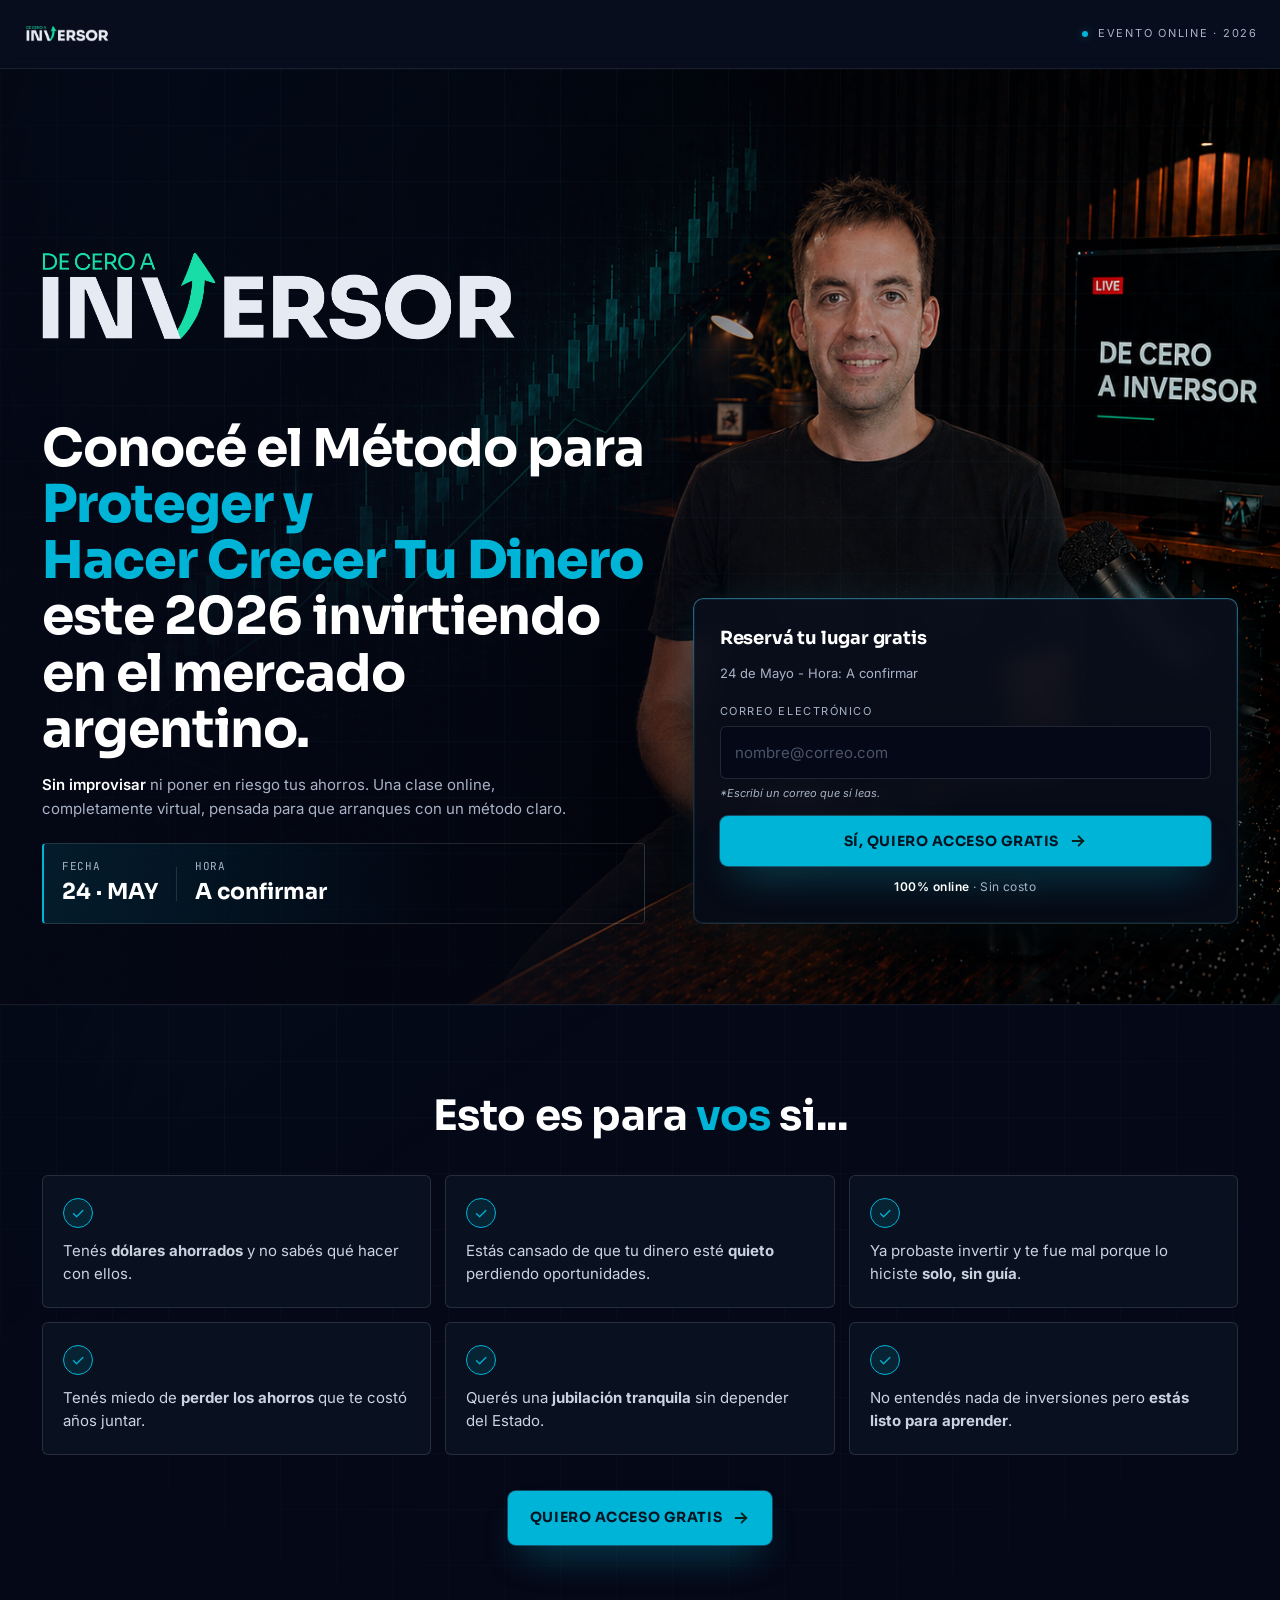
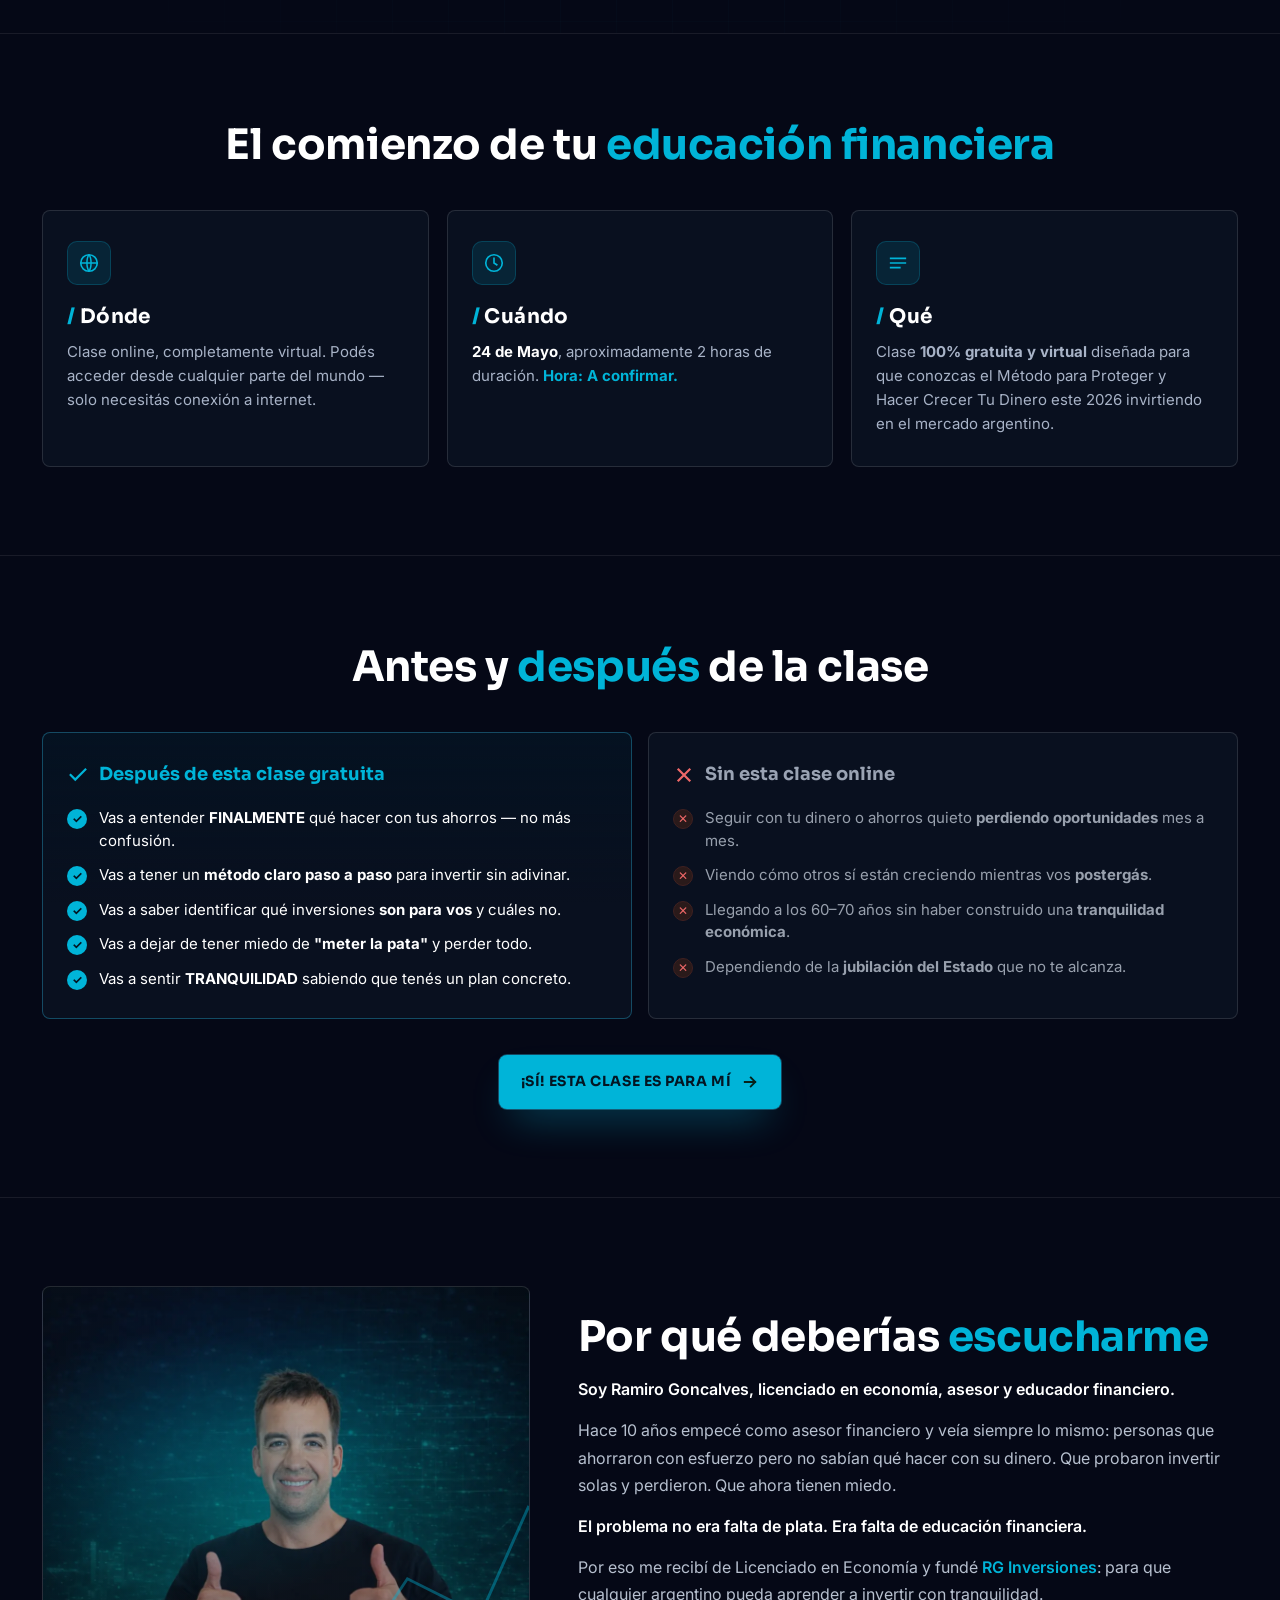
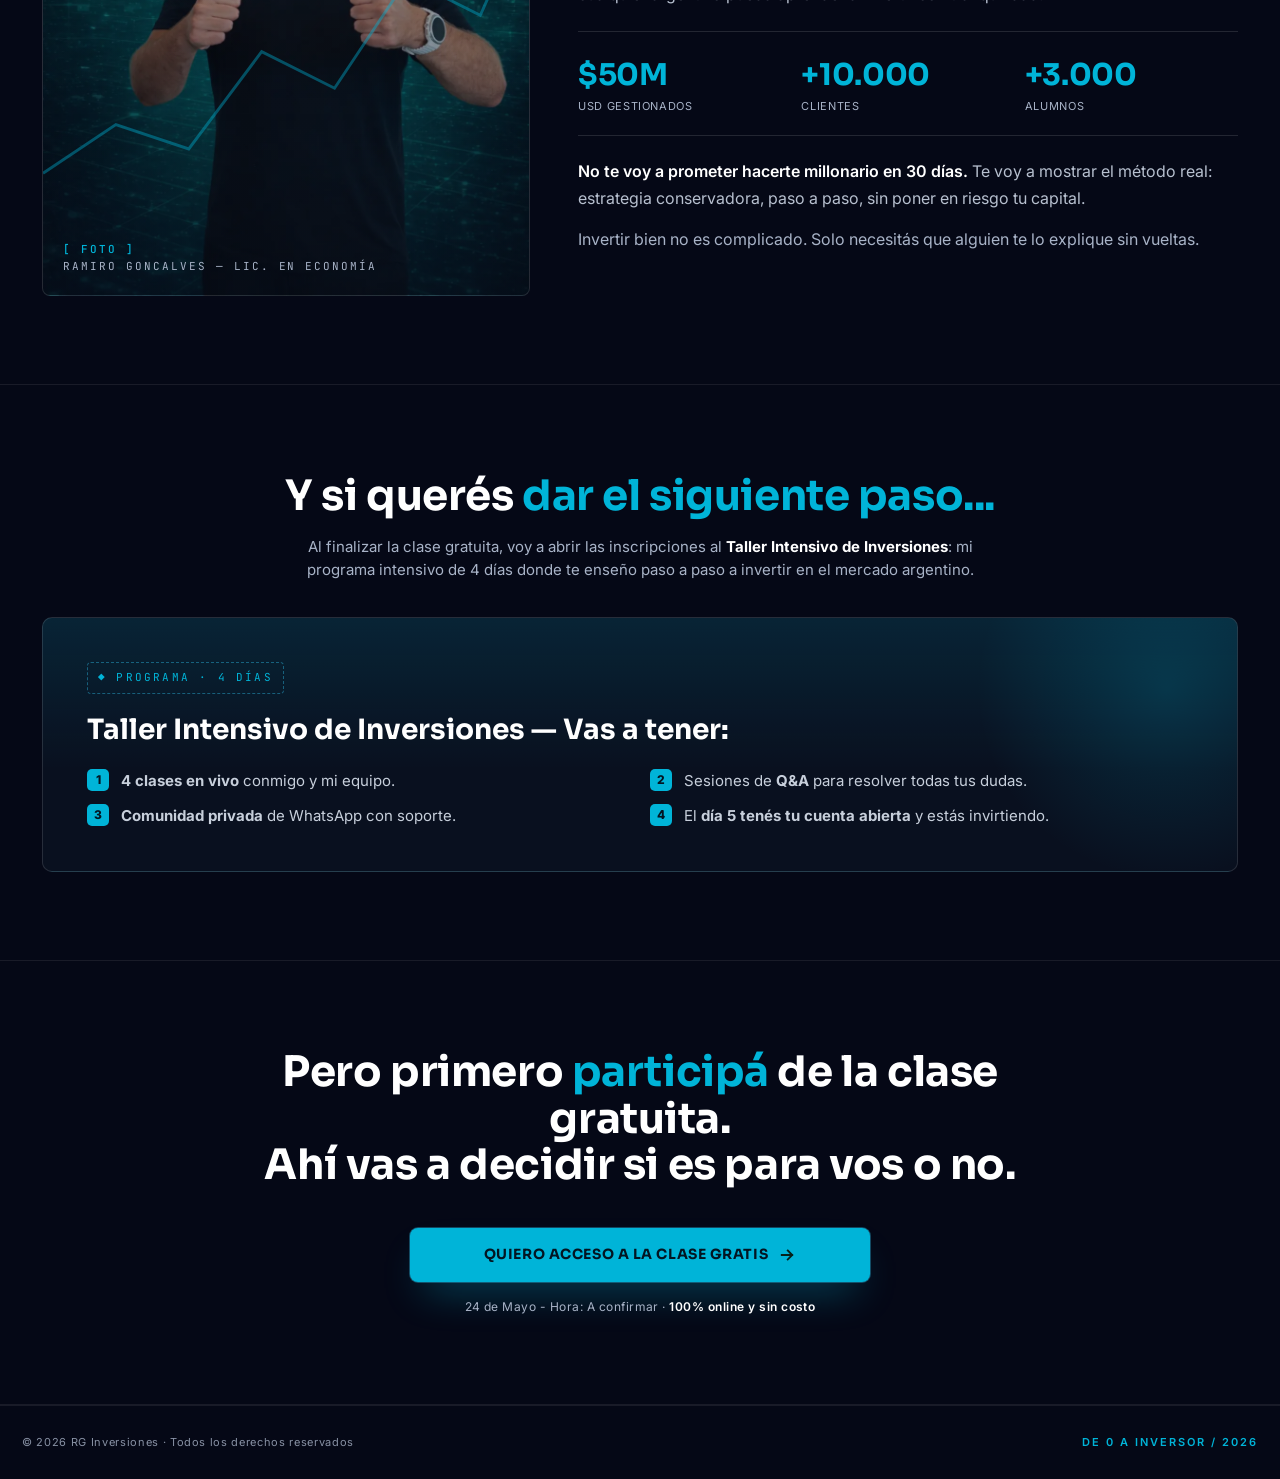
<file: index.html>
<!doctype html>
<html lang="es">
<head>
<meta charset="utf-8" />
<meta name="viewport" content="width=device-width, initial-scale=1, viewport-fit=cover" />
<title>De 0 a Inversor · Registro</title>
<link rel="icon" type="image/webp" href="assets/favicon/favicon-v.webp" />
<link rel="preconnect" href="https://fonts.googleapis.com">
<link rel="preconnect" href="https://fonts.gstatic.com" crossorigin>
<link href="https://fonts.googleapis.com/css2?family=Sora:wght@400;500;600;700;800;900&family=Inter:wght@300;400;500;600;700&family=JetBrains+Mono:wght@400;500&display=swap" rel="stylesheet">
<style>
  :root{
    --bg: #050816;
    --bg-2: #09101F;
    --line: rgba(255,255,255,0.08);
    --line-2: rgba(255,255,255,0.12);
    --text: #FFFFFF;
    --muted: #A8B3C7;
    --muted-2: #A8B3C7;
    --green: #00B4D8;
    --green-soft: rgba(0,180,216,0.12);
    --green-glow: rgba(51,207,255,0.35);
  }
  *{ box-sizing: border-box; }
  html, body { margin: 0; padding: 0; background: var(--bg); color: var(--text); }
  body{
    font-family: "Inter", system-ui, -apple-system, Segoe UI, Roboto, sans-serif;
    line-height: 1.55; -webkit-font-smoothing: antialiased; overflow-x: hidden;
  }
  /* Desktop (PC): keep base background fixed to requested tone */
  @media (min-width: 961px){
    html, body{ background-color: #050816; }
  }
  .mono{ font-family: "JetBrains Mono", ui-monospace, monospace; }

  /* ========= LOGO (SVG - reproduce manual de marca) ========= */
  .brand-logo{ display: block; }
  .brand-logo.nav-size{ height: 36px; width: auto; }
  .brand-logo.hero-size{ width: min(520px, 92%); height: auto; }

  .grid-bg{
    position: absolute; inset: 0;
    background-image:
      linear-gradient(rgba(51,207,255,.08) 1px, transparent 1px),
      linear-gradient(90deg, rgba(51,207,255,.08) 1px, transparent 1px),
      linear-gradient(145deg, rgba(0,180,216,.06), transparent 34%);
    background-size: 56px 56px, 56px 56px, 100% 100%;
    opacity: .5;
    mask-image: radial-gradient(ellipse at 50% 26%, black 48%, transparent 92%);
    pointer-events: none;
  }
  .hero .grid-bg{ opacity: .42; }

  .wrap{ max-width: 1240px; margin: 0 auto; padding: 0 22px; }
  .section{ position: relative; padding: 88px 0; background: linear-gradient(115deg, rgba(0,180,216,.045) 0 14%, transparent 34% 100%); }
  @media (max-width: 820px){ .section{ padding: 56px 0; } }

  .nav{
    position: relative; z-index: 5; padding: 16px 22px;
    display: flex; align-items: center; justify-content: space-between;
    border-bottom: 1px solid var(--line);
    background: rgba(9,16,31,.72); backdrop-filter: blur(8px);
  }
  .nav .right{
    font-size: 11px; letter-spacing: .16em; color: var(--muted-2);
    display: flex; align-items: center; gap: 10px;
  }
  .nav .right .dot{ width:6px; height:6px; background: var(--green); border-radius: 50%; box-shadow: 0 0 10px var(--green-glow); }
  @media (max-width: 560px){
    .nav{ padding: 12px 16px; }
    .nav .right span:last-child{ display: none; }
    .brand-logo.nav-size{ width: 120px; }
  }
  /* Hide entire nav on mobile — logo is on the photo instead */
  @media (max-width: 960px){
    .nav{ display: none; }
  }

  /* ========= HERO ========= */
  .hero{
    position: relative; overflow: hidden;
    background:
      linear-gradient(90deg, rgba(5,8,22,.9) 0%, rgba(5,8,22,.7) 38%, rgba(5,8,22,.28) 62%, rgba(5,8,22,0) 100%),
      url('assets/hero/herp-nuevo.webp') center right / cover no-repeat,
      var(--bg);
    border-bottom: 1px solid var(--line);
    padding: 60px 0 80px;
  }
  /* Tablet + mobile: NO background image on hero; we use a dedicated photo block instead */
  @media (max-width: 960px){
    .hero{
      background:
        linear-gradient(140deg, rgba(51,207,255,.055) 0 12%, transparent 30%),
        radial-gradient(600px 300px at 50% 10%, rgba(0,180,216,.1), transparent 60%),
        var(--bg);
      padding: 20px 0 40px;
    }
  }

  .hero-grid{
    display: grid; grid-template-columns: 1.05fr .95fr; gap: 48px; align-items: end;
    position: relative; z-index: 2;
    padding-top: 60px;
  }
  @media (max-width: 960px){ .hero-grid{ grid-template-columns: 1fr; gap: 20px; padding-top: 0; align-items: stretch; } }

  .eyebrow{
    display: inline-flex; align-items: center; gap: 10px;
    padding: 7px 12px 7px 10px;
    border: 1px solid var(--line-2); border-radius: 999px;
    font-size: 11px; letter-spacing: .2em; text-transform: uppercase; color: var(--muted-2);
    background: rgba(255,255,255,.02);
  }
  .eyebrow .pulse{
    width: 8px; height: 8px; border-radius: 50%; background: var(--green);
    box-shadow: 0 0 0 0 var(--green-glow); animation: pulse 2s infinite;
  }
  @keyframes pulse{
    0%{ box-shadow: 0 0 0 0 rgba(0,180,216,.45); }
    70%{ box-shadow: 0 0 0 10px rgba(51,207,255,0); }
    100%{ box-shadow: 0 0 0 0 rgba(51,207,255,0); }
  }

  h1.h-title{
    font-family: "Sora"; font-weight: 700;
    font-size: clamp(28px, 4.2vw, 52px);
    line-height: 1.08; letter-spacing: -0.02em;
    margin: 18px 0 14px;
  }
  h1.h-title strong{ color: var(--green); font-weight: 800; }
  .sub{ font-size: clamp(15px, 1.1vw, 18px); color: var(--muted-2); max-width: 560px; line-height: 1.6; }
  .sub b{ color: var(--text); font-weight: 600; }

  .date-row{
    margin-top: 22px; padding: 14px 18px;
    border: 1px solid var(--line-2); border-left: 2px solid var(--green);
    background: linear-gradient(90deg, rgba(0,180,216,.12), transparent 70%);
    display: flex; align-items: center; gap: 18px; flex-wrap: wrap; border-radius: 4px;
  }
  .date-row .big{ font-family: "Sora"; font-weight: 700; font-size: 22px; }
  .date-row .small{ font-size: 11px; color: var(--muted-2); letter-spacing: .06em; }
  .date-row .sep{ width:1px; height: 34px; background: var(--line-2); }
  @media (max-width: 380px){ .date-row .sep{ display:none; } .date-row{ gap: 14px 22px; } }

  /* ========= FORM CARD ========= */
  .form-card{
    position: relative; padding: 26px;
    background: linear-gradient(180deg, rgba(10,15,28,.92), rgba(6,11,22,.97));
    border: 1px solid var(--line-2); border-radius: 10px;
    box-shadow: 0 30px 80px -20px rgba(0,0,0,.95), 0 0 0 1px rgba(0,180,216,.12) inset, 0 0 40px -10px rgba(51,207,255,.18);
    backdrop-filter: blur(10px);
    -webkit-backdrop-filter: blur(10px);
  }
  .form-card::before{
    content: ""; position: absolute; inset: -1px; border-radius: 10px; padding: 1px;
    background: linear-gradient(180deg, rgba(51,207,255,.38), transparent 50%);
    -webkit-mask: linear-gradient(#000 0 0) content-box, linear-gradient(#000 0 0);
    -webkit-mask-composite: xor; mask-composite: exclude; pointer-events: none;
  }
  .form-title{ font-family: "Sora"; font-weight: 700; font-size: 18px; margin: 0 0 4px; letter-spacing: -.01em; }
  .form-sub{ color: var(--muted-2); font-size: 13px; margin: 0 0 20px; }
  .field{ margin-bottom: 14px; }
  .field label{
    display: block; font-size: 11px; letter-spacing: .14em; text-transform: uppercase; color: var(--muted);
    margin-bottom: 6px;
  }
  .field input{
    width: 100%; background: var(--bg); border: 1px solid var(--line-2); color: var(--text);
    padding: 14px 14px; border-radius: 6px; font: inherit; font-size: 15px;
    transition: border-color .15s, box-shadow .15s;
  }
  .field input::placeholder{ color: #4a5568; }
  .field input:focus{ outline: none; border-color: var(--green); box-shadow: 0 0 0 3px rgba(51,207,255,.18); }
  .hint{ font-size: 11px; color: var(--muted); margin-top: 6px; font-style: italic; }

  .btn{
    display: inline-flex; align-items: center; justify-content: center; gap: 10px;
    padding: 16px 22px; width: 100%;
    background: var(--green); color: #031522;
    border: 0; border-radius: 8px; cursor: pointer;
    font-family: "Sora"; font-weight: 700; font-size: 14px; letter-spacing: .04em; text-transform: uppercase;
    box-shadow: 0 0 0 1px rgba(51,207,255,.32), 0 20px 40px -15px rgba(0,180,216,.45);
    transition: transform .15s ease, box-shadow .15s ease; text-decoration: none;
  }
  .btn:hover{ transform: translateY(-1px); box-shadow: 0 0 0 1px rgba(51,207,255,.56), 0 24px 48px -15px rgba(51,207,255,.56); }
  .btn.inline{ width: auto; }
  .btn .arrow{ transition: transform .2s; }
  .btn:hover .arrow{ transform: translateX(4px); }

  #floating-cta-bar{
    position: fixed;
    top: 0;
    left: 0;
    width: 100%;
    z-index: 999;
    display: flex;
    justify-content: center;
    padding: 12px 16px;
    background: rgba(3,7,13,0.92);
    border-bottom: 1px solid rgba(255,255,255,0.06);
    opacity: 0;
    transform: translateY(-12px);
    pointer-events: none;
    transition: opacity 180ms ease, transform 180ms ease;
  }
  #floating-cta-bar.is-visible{
    opacity: 1;
    transform: translateY(0);
    pointer-events: auto;
  }
  #floating-cta-bar .floating-cta{
    width: 100%;
    max-width: 460px;
    padding: 14px 24px;
    border-radius: 12px;
    border: none;
    background: linear-gradient(180deg,#00B4D8,#33CFFF);
    color: #031522;
    font-family: "Sora";
    font-size: 14px;
    font-weight: 700;
    letter-spacing: .04em;
    text-transform: uppercase;
    box-shadow: 0 8px 24px -16px rgba(0,0,0,.9);
    cursor: pointer;
  }
  #floating-cta-bar .floating-cta .arrow path{ stroke: #031018; }
  @media (max-width: 768px){
    #floating-cta-bar{ padding: 10px 12px; }
    #floating-cta-bar .floating-cta{ max-width: 420px; }
  }

  .tiny-note{ text-align: center; font-size: 12px; color: var(--muted); margin-top: 12px; letter-spacing: .04em; }
  .tiny-note b{ color: var(--text); font-weight: 600; }


  /* ======== MOBILE: hero compact ======== */
  .hero-logo-wrap{ margin-top: 6px; }
  .hero-promise{
    font-family: "Sora"; font-weight: 700;
    font-size: clamp(18px, 4.8vw, 22px);
    line-height: 1.25; letter-spacing: -.01em;
    margin: 14px 0 0;
    color: var(--text);
  }
  .hero-promise b{ color: var(--green); font-weight: 800; }
  .full-copy{ display: none; }
  @media (min-width: 961px){
    .hero-promise{ display: none; }
    .full-copy{ display: block; }
  }

  /* ======== MOBILE-ONLY photo block ======== */
  .mobile-photo{
    display: none;
    position: relative;
    width: 100%;
    margin-top: 0;
    aspect-ratio: 9/16;
    background: url('assets/hero/herp-nuevo-mobile.webp') center top / contain no-repeat, var(--bg);
    overflow: hidden;
  }
  .mobile-photo .mobile-logo{
    position: absolute; bottom: 16px; left: 50%;
    transform: translateX(-50%);
    z-index: 3; width: min(280px, 70%);
  }
  .mobile-photo::after{
    content: "";
    position: absolute; inset: 0;
    background: linear-gradient(180deg, rgba(10,15,28,0) 30%, rgba(10,15,28,.85) 90%, rgba(10,15,28,1) 100%);
    pointer-events: none;
  }
  @media (max-width: 960px){
    .mobile-photo{ display: block; }
    /* Hide big hero logo + promise above photo — they're now ON the photo */
    .hero-logo-wrap{ display: none; }
    .hero-promise{ display: none; }
    /* Restyle hero for clean mobile look */
    .hero{ padding: 0 0 32px !important; border-bottom: none; }
    .hero .wrap.hero-grid{ padding: 0; gap: 0; }
    /* Title below photo — centered */
    .mobile-title{
      display: block; text-align: center; padding: 20px 22px 0;
      font-family: "Sora"; font-weight: 700;
      font-size: clamp(20px, 5.5vw, 26px);
      line-height: 1.25; letter-spacing: -.01em;
      color: var(--text);
    }
    .mobile-title b{ color: var(--green); font-weight: 800; }
    .mobile-subtitle{
      display: block; text-align: center; padding: 8px 22px 0;
      font-size: 14px; color: var(--muted-2); line-height: 1.5;
    }
    /* Form card: remove card styling, just clean inputs */
    .form-card{
      background: transparent !important;
      border: none !important;
      box-shadow: none !important;
      backdrop-filter: none !important;
      padding: 16px 22px !important;
      border-radius: 0 !important;
    }
    .form-card::before{ display: none; }
    .form-title, .form-sub{ display: none; }
    .field label{ display: none; }
    .field input{
      background: rgba(255,255,255,.08);
      border-color: var(--line-2);
      text-align: center;
      padding: 16px;
    }
    .tiny-note{ font-size: 11px; }
  }
  .mobile-title{ display: none; }
  .mobile-subtitle{ display: none; }
  @media (max-width: 960px){
    .mobile-title{ display: block !important; }
    .mobile-subtitle{ display: block !important; }
    .form-card > div:first-child{ display: none !important; } /* hide "Reservá tu lugar" + "EN VIVO" header row */
  }

  /* ========= Section titles ========= */
  .sec-eyebrow{
    display: inline-block; color: var(--green); font-size: 11px; letter-spacing: .28em;
    text-transform: uppercase; font-weight: 600; margin-bottom: 12px;
  }
  .sec-title{
    font-family: "Sora"; font-weight: 700;
    font-size: clamp(26px, 3.4vw, 42px); line-height: 1.1; letter-spacing: -.01em;
    margin: 0 0 16px;
  }
  .sec-title .accent{ color: var(--green); }
  .sec-lead{ color: var(--muted-2); font-size: clamp(15px, 1vw, 17px); max-width: 720px; }

  .for-you{ background: var(--bg); border-bottom: 1px solid var(--line); position: relative; }
  .for-you-grid{ display: grid; grid-template-columns: repeat(3, 1fr); gap: 14px; margin-top: 36px; }
  @media (max-width: 900px){ .for-you-grid{ grid-template-columns: 1fr 1fr; } }
  @media (max-width: 560px){ .for-you-grid{ grid-template-columns: 1fr; } }

  .for-card{
    position: relative; padding: 22px 20px; background: var(--bg-2);
    border: 1px solid var(--line-2); border-radius: 6px;
    transition: border-color .15s, transform .2s;
  }
  .for-card:hover{ border-color: var(--green); transform: translateY(-2px); }
  .for-card .num{ font-family: "JetBrains Mono"; font-size: 11px; color: var(--green); letter-spacing: .1em; margin-bottom: 12px; }
  .for-card .mark{
    width: 30px; height: 30px; border-radius: 50%; border: 1px solid var(--green); color: var(--green);
    display: inline-flex; align-items: center; justify-content: center; margin-bottom: 12px;
    background: var(--green-soft);
  }
  .for-card p{ margin: 0; font-size: 15px; line-height: 1.5; color: #cbd3e0; }

  .center-cta{ text-align: center; margin-top: 36px; }

  .details{ background: var(--bg); border-bottom: 1px solid var(--line); position: relative; overflow: hidden; }
  .details-grid{ display: grid; grid-template-columns: repeat(3, 1fr); gap: 18px; margin-top: 42px; }
  @media (max-width: 900px){ .details-grid{ grid-template-columns: 1fr; } }
  .detail-card{ padding: 30px 24px; border: 1px solid var(--line-2); background: var(--bg-2); border-radius: 8px; position: relative; }
  .detail-card .ico{
    width: 44px; height: 44px; border-radius: 10px;
    display: inline-flex; align-items: center; justify-content: center;
    background: var(--green-soft); color: var(--green); margin-bottom: 16px;
    border: 1px solid rgba(0,180,216,.22);
  }
  .detail-card h3{ font-family: "Sora"; font-weight: 700; font-size: 20px; margin: 0 0 8px; letter-spacing: .02em; }
  .detail-card h3 .tick{ color: var(--green); }
  .detail-card p{ color: var(--muted-2); font-size: 15px; line-height: 1.6; margin: 0; }

  .compare{ background: var(--bg); border-bottom: 1px solid var(--line); }
  .compare-grid{ display: grid; grid-template-columns: 1fr 1fr; gap: 16px; margin-top: 42px; }
  @media (max-width: 800px){ .compare-grid{ grid-template-columns: 1fr; } }
  .compare-col{ padding: 28px 24px; border: 1px solid var(--line-2); border-radius: 8px; background: var(--bg-2); }
  .compare-col.good{ border-color: rgba(51,207,255,.3); background: linear-gradient(180deg, rgba(0,180,216,.06), var(--bg-2) 60%); }
  .compare-col .head{ font-family: "Sora"; font-weight: 700; font-size: 18px; margin-bottom: 18px; display:flex; align-items:center; gap: 10px; }
  .compare-col.good .head{ color: var(--green); }
  .compare-col.bad .head{ color: #9aa3b3; }
  .compare-col ul{ list-style: none; margin: 0; padding: 0; display: flex; flex-direction: column; gap: 12px; }
  .compare-col li{ display: flex; gap: 12px; align-items: flex-start; font-size: 15px; line-height: 1.5; }
  .compare-col .i{
    flex: 0 0 20px; width: 20px; height: 20px; border-radius: 50%;
    display: inline-flex; align-items: center; justify-content: center; margin-top: 2px;
    font-size: 12px; font-weight: 700;
  }
  .compare-col.good .i{ background: var(--green); color: #031522; }
  .compare-col.bad .i{ background: #2a1a1a; color: #ef6868; border:1px solid #402121; }
  .compare-col.bad li{ color: #98a0ad; }

  .about{ background: var(--bg); border-bottom: 1px solid var(--line); position: relative; overflow: hidden; }
  .about-grid{ display: grid; grid-template-columns: .85fr 1.15fr; gap: 48px; align-items: center; }
  @media (max-width: 900px){ .about-grid{ grid-template-columns: 1fr; gap: 28px; } }
  .about-portrait{
    position: relative; aspect-ratio: 4/5; border-radius: 8px;
    background:
      linear-gradient(180deg, rgba(6,10,20,.08), rgba(6,10,20,.68)),
      url('assets/images/ramiro.webp') center 25% / cover no-repeat,
      linear-gradient(160deg, #162033, #0b121f);
    border: 1px solid var(--line-2);
    display: flex; align-items: flex-end; padding: 20px; overflow: hidden;
  }
  .about-portrait::after{
    content: ""; position: absolute; inset: 0;
    background: radial-gradient(300px 200px at 30% 30%, rgba(0,180,216,.18), transparent 70%);
    pointer-events: none;
  }
  .portrait-label{
    position: relative; z-index: 2;
    font-family: "JetBrains Mono"; font-size: 11px; letter-spacing: .18em;
    color: var(--muted-2); text-transform: uppercase;
  }
  .portrait-label b{ color: var(--green); font-weight: 500; }

  .about p{ color: #b7c0cf; font-size: 16px; line-height: 1.7; margin: 0 0 14px; }
  .about p b{ color: var(--text); font-weight: 600; }
  .stat-row{
    display: grid; grid-template-columns: repeat(3, 1fr); gap: 10px; margin: 22px 0;
    border-top: 1px solid var(--line-2); border-bottom: 1px solid var(--line-2);
    padding: 20px 0;
  }
  .stat .n{ font-family: "Sora"; font-weight: 700; font-size: clamp(22px, 2.4vw, 30px); color: var(--green); letter-spacing: -.01em;}
  .stat .l{ font-size: 11px; color: var(--muted-2); letter-spacing: .06em; text-transform: uppercase; }

  .next{ background: var(--bg); border-bottom: 1px solid var(--line); position: relative; }
  .mision-card{
    margin-top: 36px; padding: clamp(24px, 5vw, 44px); border-radius: 10px;
    background: linear-gradient(180deg, rgba(0,180,216,.12), rgba(10,15,28,0) 60%), var(--bg-2);
    border: 1px solid var(--line-2); position: relative; overflow: hidden;
  }
  .mision-card::before{
    content: ""; position: absolute; right: -120px; top: -120px; width: 380px; height: 380px;
    background: radial-gradient(closest-side, rgba(0,180,216,.18), transparent);
    pointer-events: none;
  }
  .mision-tag{
    display: inline-flex; align-items: center; gap: 8px;
    font-family: "JetBrains Mono"; font-size: 11px; color: var(--green); letter-spacing: .2em;
    text-transform: uppercase; padding: 6px 10px; border: 1px dashed rgba(51,207,255,.38); border-radius: 4px;
  }
  .mision-title{ font-family: "Sora"; font-weight: 700; font-size: clamp(20px, 2.2vw, 28px); margin: 14px 0; }
  .mision-list{ list-style: none; margin: 18px 0 0; padding: 0; display: grid; grid-template-columns: 1fr 1fr; gap: 12px 20px; }
  @media (max-width: 700px){ .mision-list{ grid-template-columns: 1fr; } }
  .mision-list li{ display: flex; gap: 12px; align-items: flex-start; font-size: 15px; color: #c7cfdb; }
  .mision-list .chk{
    flex: 0 0 22px; width: 22px; height: 22px; border-radius: 5px;
    background: var(--green); color: #031522; font-weight: 800;
    display: inline-flex; align-items: center; justify-content: center; font-size: 12px;
  }

  .final{
    background: var(--bg);
    text-align: center; border-bottom: 1px solid var(--line);
  }
  .final .sec-title{ max-width: 900px; margin-left: auto; margin-right: auto; }
  .final .btn{ max-width: 460px; margin: 24px auto 0; }

  footer{
    padding: 28px 22px; color: var(--muted);
    display: flex; justify-content: space-between; align-items: center; gap: 18px; flex-wrap: wrap;
    font-size: 11px; letter-spacing: .06em;
    border-top: 1px solid var(--line);
  }
  footer .left{ opacity: .8; }
  footer .brand{ color: var(--green); letter-spacing: .18em; font-weight: 600; }

  .ticker{
    display:flex; gap: 16px; align-items:center; color: var(--muted-2); font-family: "JetBrains Mono"; font-size: 12px;
    flex-wrap: wrap;
  }
  .ticker .up{ color: var(--green); }
</style>
</head>
<body>

<!-- ============ Reusable Logo SVG definitions ============ -->
<svg width="0" height="0" style="position:absolute" aria-hidden="true">
  <defs>
    <symbol id="logo-dci" viewBox="0 0 900 220">
      <!-- "DE CERO A" text in green (no pill, matches manual) -->
      <g transform="translate(4 0)">
        <text x="0" y="36"
              font-family="Sora, Arial Black, sans-serif" font-weight="700"
              font-size="34" letter-spacing="1" fill="#E6EAF2">DE CERO</text>
      </g>

      <!-- Green arrow up-right. Composed of:
           1) A thick diagonal bar (rotated rectangle)
           2) A horizontal bar at the top of the tip
           3) A vertical bar at the right of the tip -->
      <g fill="#00B4D8">
        <!-- Diagonal shaft: rectangle from (230,70) to (302,-2), width 14 -->
        <polygon points="228,80 238,90 312,16 302,6"/>
        <!-- Horizontal top bar of arrowhead -->
        <rect x="274" y="6" width="38" height="14"/>
        <!-- Vertical right bar of arrowhead -->
        <rect x="298" y="6" width="14" height="38"/>
      </g>

      <!-- "INVERSOR" wordmark, clean, no overlap -->
      <g transform="translate(0 60)">
        <text x="0" y="130"
              font-family="Sora, Arial Black, sans-serif"
              font-weight="900" font-size="140" letter-spacing="-4"
              textLength="880" lengthAdjust="spacingAndGlyphs"
              fill="#E6EAF2">INVERSOR</text>
      </g>
    </symbol>
  </defs>
</svg>

<!-- ============ NAV ============ -->
<nav class="nav">
  <a href="#" aria-label="De Cero a Inversor" style="display:inline-flex;">
    <img class="brand-logo nav-size" src="assets/logo/logo-sin-texto.webp" alt="De Cero a Inversor" />
  </a>
  <div class="right">
    <span class="dot"></span>
    <span>EVENTO ONLINE · 2026</span>
  </div>
</nav>

<div id="floating-cta-bar" aria-hidden="true">
  <button class="floating-cta" type="submit" form="lead-form">
    <span class="btn-label">SÍ, QUIERO ACCESO GRATIS</span>
    <svg class="arrow" viewBox="0 0 24 24" width="18" height="18" fill="none"><path d="M5 12h14M13 6l6 6-6 6" stroke-width="2.4" stroke-linecap="square"/></svg>
  </button>
</div>

<!-- ============ HERO ============ -->
<header class="hero">
  <div class="grid-bg"></div>
  <div class="wrap hero-grid">
    <div>
      <div class="hero-logo-wrap" style="margin-bottom: 14px;">
        <img class="brand-logo hero-size" src="assets/logo/logo-inversor.webp" alt="De Cero a Inversor" />
      </div>

      <!-- MOBILE promise (compact so form fits above fold) -->
      <p class="hero-promise">
        Conocé el Método para <b>Proteger y Hacer Crecer Tu Dinero</b> este 2026.
      </p>

      <!-- MOBILE-ONLY photo block (hidden on desktop, where photo is the hero BG) -->
      <div class="mobile-photo" aria-hidden="true">
        <img class="mobile-logo" src="assets/logo/logo-inversor.webp" alt="De Cero a Inversor" />
      </div>

      <!-- MOBILE-ONLY title below photo -->
      <div class="mobile-title">
        Conocé el Método para <b>Proteger y Hacer Crecer Tu Dinero</b> Este 2026 Invirtiendo en el Mercado Argentino.
      </div>
      <div class="mobile-subtitle">
        Sin improvisar ni poner en riesgo tus ahorros
      </div>

      <!-- DESKTOP full copy -->
      <div class="full-copy">

        <h1 class="h-title">
          Conocé el Método para <strong>Proteger y Hacer&nbsp;Crecer Tu Dinero</strong> este 2026 invirtiendo en el mercado argentino.
        </h1>
        <p class="sub"><b>Sin improvisar</b> ni poner en riesgo tus ahorros. Una clase online, completamente virtual, pensada para que arranques con un método claro.</p>

        <div class="date-row">
          <div>
            <div class="small mono">FECHA</div>
            <div class="big">24 · MAY</div>
          </div>
          <div class="sep"></div>
          <div>
            <div class="small mono">HORA</div>
            <div class="big">A confirmar</div>
          </div>
        </div>


      </div>
    </div>

    <!-- FORM -->
    <aside class="form-card" id="form">
      <div style="display:flex; justify-content: space-between; align-items:center; margin-bottom: 6px;">
        <h3 class="form-title">Reservá tu lugar gratis</h3>

      </div>
      <p class="form-sub">24 de Mayo - Hora: A confirmar</p>
      <style>
        .form-error{
          margin-top: 10px; padding: 10px 12px; background: rgba(239,68,68,.1);
          border: 1px solid rgba(239,68,68,.35); color: #fca5a5;
          border-radius: 4px; font-size: 12px;
        }
        #hero-primary-cta[disabled]{ pointer-events: none; }
      </style>

      <form id="lead-form" novalidate>
        <div class="field">
          <label>Correo electrónico</label>
          <input id="lead-email" type="email" name="email" placeholder="nombre@correo.com" required autocomplete="email" />
          <div class="hint">*Escribí un correo que sí leas.</div>
        </div>

        <input type="hidden" name="utm_source" />
        <input type="hidden" name="utm_campaign" />
        <input type="hidden" name="utm_medium" />
        <input type="hidden" name="utm_term" />
        <input type="hidden" name="utm_content" />
        <input type="hidden" name="utm_url" />
        <input type="hidden" name="referrer" />
        <input type="hidden" name="fbclid" />
        <input type="hidden" name="gclid" />

        <button class="btn" id="hero-primary-cta" type="submit">
          <span class="btn-label">SÍ, QUIERO ACCESO GRATIS</span>
          <svg class="arrow" viewBox="0 0 24 24" width="18" height="18" fill="none"><path d="M5 12h14M13 6l6 6-6 6" stroke="#06221a" stroke-width="2.4" stroke-linecap="square"/></svg>
        </button>
        <div class="form-error" id="lead-error" style="display:none;"></div>
        <div class="tiny-note"><b>100% online</b> · Sin costo</div>
      </form>
    </aside>

    <!-- Date row shown under form on mobile only -->
    <div class="date-row" style="margin-top: 4px; display: none;" id="mobile-date-row">
      <div>
        <div class="small mono">FECHA</div>
        <div class="big">24 · MAY</div>
      </div>
      <div class="sep"></div>
      <div>
        <div class="small mono">HORA</div>
        <div class="big">A confirmar</div>
      </div>
    </div>
  </div>
</header>

<style>
  @media (max-width: 960px){
    #mobile-date-row{ display: flex !important; }
  }
</style>

<!-- ============ ESTO ES PARA VOS ============ -->
<section class="section for-you">
  <div class="grid-bg" style="opacity:.4;"></div>
  <div class="wrap" style="position: relative;">
    <div style="text-align:center;">

      <h2 class="sec-title">Esto es para <span class="accent">vos</span> si...</h2>

    </div>

    <div class="for-you-grid">
      <div class="for-card"><div class="mark">✓</div><p>Tenés <b>dólares ahorrados</b> y no sabés qué hacer con ellos.</p></div>
      <div class="for-card"><div class="mark">✓</div><p>Estás cansado de que tu dinero esté <b>quieto</b> perdiendo oportunidades.</p></div>
      <div class="for-card"><div class="mark">✓</div><p>Ya probaste invertir y te fue mal porque lo hiciste <b>solo, sin guía</b>.</p></div>
      <div class="for-card"><div class="mark">✓</div><p>Tenés miedo de <b>perder los ahorros</b> que te costó años juntar.</p></div>
      <div class="for-card"><div class="mark">✓</div><p>Querés una <b>jubilación tranquila</b> sin depender del Estado.</p></div>
      <div class="for-card"><div class="mark">✓</div><p>No entendés nada de inversiones pero <b>estás listo para aprender</b>.</p></div>
    </div>

    <div class="center-cta">
      <a href="#form" class="btn inline">
        QUIERO ACCESO GRATIS
        <svg class="arrow" viewBox="0 0 24 24" width="18" height="18" fill="none"><path d="M5 12h14M13 6l6 6-6 6" stroke="#06221a" stroke-width="2.4" stroke-linecap="square"/></svg>
      </a>
    </div>
  </div>
</section>

<!-- ============ DETALLES ============ -->
<section class="section details">
  <div class="wrap">
    <div style="text-align:center;">

      <h2 class="sec-title">El comienzo de tu <span class="accent">educación financiera</span></h2>

    </div>

    <div class="details-grid">
      <div class="detail-card">
        <div class="ico">
          <svg width="22" height="22" viewBox="0 0 24 24" fill="none"><circle cx="12" cy="12" r="9" stroke="currentColor" stroke-width="1.8"/><path d="M3 12h18M12 3c3 3.5 3 14 0 18M12 3c-3 3.5-3 14 0 18" stroke="currentColor" stroke-width="1.6"/></svg>
        </div>
        <h3><span class="tick">/</span> Dónde</h3>
        <p>Clase online, completamente virtual. Podés acceder desde cualquier parte del mundo — solo necesitás conexión a internet.</p>
      </div>
      <div class="detail-card">
        <div class="ico">
          <svg width="22" height="22" viewBox="0 0 24 24" fill="none"><circle cx="12" cy="12" r="9" stroke="currentColor" stroke-width="1.8"/><path d="M12 7v5l3 2" stroke="currentColor" stroke-width="1.8" stroke-linecap="square"/></svg>
        </div>
        <h3><span class="tick">/</span> Cuándo</h3>
        <p><b style="color:var(--text);">24 de Mayo</b>, aproximadamente 2&nbsp;horas de duración. <b style="color:var(--green);">Hora: A confirmar.</b></p>
      </div>
      <div class="detail-card">
        <div class="ico">
          <svg width="22" height="22" viewBox="0 0 24 24" fill="none"><path d="M4 7h16M4 12h16M4 17h10" stroke="currentColor" stroke-width="1.8" stroke-linecap="square"/></svg>
        </div>
        <h3><span class="tick">/</span> Qué</h3>
        <p>Clase <b>100% gratuita y virtual</b> diseñada para que conozcas el Método para Proteger y Hacer Crecer Tu Dinero este 2026 invirtiendo en el mercado argentino.</p>
      </div>
    </div>
  </div>
</section>

<!-- ============ COMPARE ============ -->
<section class="section compare">
  <div class="wrap">
    <div style="text-align:center;">

      <h2 class="sec-title">Antes y <span class="accent">después</span> de la clase</h2>
    </div>

    <div class="compare-grid">
      <div class="compare-col good">
        <div class="head">
          <svg width="22" height="22" viewBox="0 0 24 24" fill="none"><path d="M4 12l5 5L20 6" stroke="#00B4D8" stroke-width="2.4" stroke-linecap="square"/></svg>
          Después de esta clase gratuita
        </div>
        <ul>
          <li><span class="i">✓</span><div>Vas a entender <b>FINALMENTE</b> qué hacer con tus ahorros — no más confusión.</div></li>
          <li><span class="i">✓</span><div>Vas a tener un <b>método claro paso a paso</b> para invertir sin adivinar.</div></li>
          <li><span class="i">✓</span><div>Vas a saber identificar qué inversiones <b>son para vos</b> y cuáles no.</div></li>
          <li><span class="i">✓</span><div>Vas a dejar de tener miedo de <b>"meter la pata"</b> y perder todo.</div></li>
          <li><span class="i">✓</span><div>Vas a sentir <b>TRANQUILIDAD</b> sabiendo que tenés un plan concreto.</div></li>
        </ul>
      </div>

      <div class="compare-col bad">
        <div class="head">
          <svg width="22" height="22" viewBox="0 0 24 24" fill="none"><path d="M6 6l12 12M18 6L6 18" stroke="#ef6868" stroke-width="2.4" stroke-linecap="square"/></svg>
          Sin esta clase online
        </div>
        <ul>
          <li><span class="i">✕</span><div>Seguir con tu dinero o ahorros quieto <b>perdiendo oportunidades</b> mes a mes.</div></li>
          <li><span class="i">✕</span><div>Viendo cómo otros sí están creciendo mientras vos <b>postergás</b>.</div></li>
          <li><span class="i">✕</span><div>Llegando a los 60–70 años sin haber construido una <b>tranquilidad económica</b>.</div></li>
          <li><span class="i">✕</span><div>Dependiendo de la <b>jubilación del Estado</b> que no te alcanza.</div></li>
        </ul>
      </div>
    </div>

    <div class="center-cta">
      <a href="#form" class="btn inline">
        ¡SÍ! ESTA CLASE ES PARA MÍ
        <svg class="arrow" viewBox="0 0 24 24" width="18" height="18" fill="none"><path d="M5 12h14M13 6l6 6-6 6" stroke="#06221a" stroke-width="2.4" stroke-linecap="square"/></svg>
      </a>
    </div>
  </div>
</section>

<!-- ============ ABOUT ============ -->
<section class="section about">
  <div class="wrap about-grid">
    <div class="about-portrait" aria-label="Foto de Ramiro Goncalves">
      <svg viewBox="0 0 200 250" preserveAspectRatio="none" style="position:absolute; inset:0; width:100%; height:100%; opacity:.4;">
        <path d="M0 200 L30 180 L60 190 L90 150 L120 165 L150 120 L180 135 L200 90" fill="none" stroke="#00B4D8" stroke-width="1.2"/>
      </svg>
      <div class="portrait-label">
        <b>[ FOTO ]</b><br/>
        Ramiro Goncalves — Lic. en Economía
      </div>
    </div>

    <div>

      <h2 class="sec-title">Por qué deberías <span class="accent">escucharme</span></h2>
      <p><b>Soy Ramiro Goncalves, licenciado en economía, asesor y educador financiero.</b></p>
      <p>Hace 10 años empecé como asesor financiero y veía siempre lo mismo: personas que ahorraron con esfuerzo pero no sabían qué hacer con su dinero. Que probaron invertir solas y perdieron. Que ahora tienen miedo.</p>
      <p><b>El problema no era falta de plata. Era falta de educación financiera.</b></p>
      <p>Por eso me recibí de Licenciado en Economía y fundé <b style="color: var(--green);">RG Inversiones</b>: para que cualquier argentino pueda aprender a invertir con tranquilidad.</p>

      <div class="stat-row">
        <div class="stat"><div class="n">$50M</div><div class="l">USD gestionados</div></div>
        <div class="stat"><div class="n">+10.000</div><div class="l">clientes</div></div>
        <div class="stat"><div class="n">+3.000</div><div class="l">alumnos</div></div>
      </div>

      <p><b>No te voy a prometer hacerte millonario en 30 días.</b> Te voy a mostrar el método real: estrategia conservadora, paso a paso, sin poner en riesgo tu capital.</p>
      <p style="color: var(--muted-2);">Invertir bien no es complicado. Solo necesitás que alguien te lo explique sin vueltas.</p>
    </div>
  </div>
</section>

<!-- ============ NEXT STEP ============ -->
<section class="section next">
  <div class="wrap">
    <div style="text-align:center;">

      <h2 class="sec-title">Y si querés <span class="accent">dar el siguiente paso...</span></h2>
      <p class="sec-lead" style="margin: 0 auto;">Al finalizar la clase gratuita, voy a abrir las inscripciones al <b style="color: var(--text);">Taller Intensivo de Inversiones</b>: mi programa intensivo de 4 días donde te enseño paso a paso a invertir en el mercado argentino.</p>
    </div>

    <div class="mision-card">
      <span class="mision-tag">◆ PROGRAMA · 4 DÍAS</span>
      <div class="mision-title">Taller Intensivo de Inversiones — Vas a tener:</div>
      <ul class="mision-list">
        <li><span class="chk">1</span><div><b>4 clases en vivo</b> conmigo y mi equipo.</div></li>
        <li><span class="chk">2</span><div>Sesiones de <b>Q&amp;A</b> para resolver todas tus dudas.</div></li>
        <li><span class="chk">3</span><div><b>Comunidad privada</b> de WhatsApp con soporte.</div></li>
        <li><span class="chk">4</span><div>El <b>día 5 tenés tu cuenta abierta</b> y estás invirtiendo.</div></li>
      </ul>
    </div>
  </div>
</section>

<!-- ============ FINAL CTA ============ -->
<section class="section final">
  <div class="wrap">

    <h2 class="sec-title">Pero primero <span class="accent">participá</span> de la clase gratuita.<br/>Ahí vas a decidir si es para vos o no.</h2>
    <a href="#form" class="btn">
      QUIERO ACCESO A LA CLASE GRATIS
      <svg class="arrow" viewBox="0 0 24 24" width="18" height="18" fill="none"><path d="M5 12h14M13 6l6 6-6 6" stroke="#06221a" stroke-width="2.4" stroke-linecap="square"/></svg>
    </a>
    <div class="tiny-note" style="margin-top: 16px;">24 de Mayo - Hora: A confirmar · <b>100% online y sin costo</b></div>
  </div>
</section>

<footer>
  <div class="left">© 2026 RG Inversiones · Todos los derechos reservados</div>
  <div class="brand">DE 0 A INVERSOR / 2026</div>
</footer>

<script>
(function(){
  'use strict';

  // ====== CONFIG ======
  var APPS_SCRIPT_URL = 'https://script.google.com/macros/s/AKfycbw-a-3FOJ7sF99HdRRdzlfrjFjNxidAsPPa5yQ3IregycqZ48wpYpmYRZj8_MmmS_0m/exec';
  var THANK_YOU_URL   = '/gracias';   // 👈 REEMPLAZAR por la URL real cuando esté lista
  var MAX_RETRIES     = 3;
  var RETRY_DELAYS    = [700, 1800, 3500]; // ms entre reintentos

  // ====== 1. Capturar UTMs + trackers en los hidden inputs ======
  // Soporta query string (?utm_x=...) Y hash (#utm_x=...) — el hash sirve
  // para testear en previews donde no se puede modificar la query string.
  var qs   = new URLSearchParams(location.search);
  var hash = new URLSearchParams((location.hash || '').replace(/^#/, ''));
  function getParam(k){ return qs.get(k) || hash.get(k) || ''; }
  var trackKeys = ['utm_source','utm_campaign','utm_medium','utm_term','utm_content','fbclid','gclid'];
  trackKeys.forEach(function(k){
    var v = getParam(k);
    // Persistir en sessionStorage así sobrevive a navegación interna
    if(v) try{ sessionStorage.setItem('trk_'+k, v); }catch(e){}
    if(!v) { try{ v = sessionStorage.getItem('trk_'+k) || ''; }catch(e){} }
    document.querySelectorAll('input[name="'+k+'"]').forEach(function(el){ el.value = v; });
  });
  document.querySelectorAll('input[name="utm_url"]').forEach(function(el){ el.value = location.href; });
  document.querySelectorAll('input[name="referrer"]').forEach(function(el){ el.value = document.referrer || ''; });

  // ====== 2. Prefetch página de gracias para redirect instantáneo ======
  try {
    var pre = document.createElement('link');
    pre.rel = 'prefetch'; pre.href = THANK_YOU_URL;
    document.head.appendChild(pre);
  } catch(e){}

  // ====== 3. Reintento con backoff ======
  function sleep(ms){ return new Promise(function(r){ setTimeout(r, ms); }); }

  function sendOnce(payload){
    return fetch(APPS_SCRIPT_URL, {
      method: 'POST',
      mode: 'cors',
      headers: {'Content-Type':'text/plain;charset=utf-8'},
      body: JSON.stringify(payload),
      keepalive: true  // sobrevive si el usuario cierra la pestaña
    }).then(function(res){
      if(!res.ok) throw new Error('HTTP '+res.status);
      return res.json();
    }).then(function(json){
      if(!json || !json.ok) throw new Error('Apps Script dijo no-ok');
      return json;
    });
  }

  function sendWithRetry(payload){
    var attempt = 0;
    function tryOnce(){
      attempt++;
      return sendOnce(payload).catch(function(err){
        if(attempt >= MAX_RETRIES) throw err;
        return sleep(RETRY_DELAYS[attempt-1] || 3000).then(tryOnce);
      });
    }
    return tryOnce();
  }

  // ====== 4. Fallback: guardar en localStorage y disparar en próxima visita ======
  function queueFallback(payload){
    try {
      var q = JSON.parse(localStorage.getItem('lead_queue') || '[]');
      q.push(payload);
      localStorage.setItem('lead_queue', JSON.stringify(q));
    } catch(e){}
  }

  function flushQueue(){
    var q; try { q = JSON.parse(localStorage.getItem('lead_queue') || '[]'); } catch(e){ return; }
    if(!q.length) return;
    localStorage.setItem('lead_queue', '[]');
    q.forEach(function(p){
      sendWithRetry(p).catch(function(){ queueFallback(p); });
    });
  }

  // Al cargar, intentar vaciar cola pendiente
  setTimeout(flushQueue, 1500);

  // ====== 5. Beacon como último recurso si el usuario cierra la pestaña ======
  function sendBeacon(payload){
    if(!navigator.sendBeacon) return false;
    try {
      var blob = new Blob([JSON.stringify(payload)], {type:'text/plain;charset=utf-8'});
      return navigator.sendBeacon(APPS_SCRIPT_URL, blob);
    } catch(e){ return false; }
  }

  // ====== 6. Handler del formulario ======
  function attachForm(form){
    if(!form || form.__wired) return;
    form.__wired = true;

    form.addEventListener('submit', function(ev){
      ev.preventDefault();

      var emailEl = form.querySelector('input[type="email"]');
      var btn     = form.querySelector('button[type="submit"]');
      var label   = btn && btn.querySelector('.btn-label');
      var errorEl = form.querySelector('.form-error');

      var email = (emailEl && emailEl.value || '').trim();
      if(!email || !/^[^\s@]+@[^\s@]+\.[^\s@]+$/.test(email)){
        if(emailEl){ emailEl.focus(); emailEl.style.borderColor = '#ef4444'; }
        if(errorEl){ errorEl.textContent = 'Ingresá un correo válido.'; errorEl.style.display = 'block'; }
        return;
      }

      // Construir payload con todos los campos
      var payload = {};
      form.querySelectorAll('input[name]').forEach(function(i){ payload[i.name] = i.value; });
      payload.email = email;
      payload.user_agent = navigator.userAgent;
      payload.submitted_at = new Date().toISOString();

      // UI: bloquear botón + feedback
      if(btn){
        btn.disabled = true;
        btn.style.opacity = '.8';
        btn.style.cursor = 'wait';
      }
      if(label) label.textContent = 'ENVIANDO...';
      if(errorEl) errorEl.style.display = 'none';

      // Envío principal con retry (3 intentos)
      sendWithRetry(payload)
        .then(function(){
          // ✓ Confirmado: llegó al Sheet
          if(label) label.textContent = '✓ RESERVADO';
          if(btn) btn.style.background = '#0aa97e';
          setTimeout(function(){ location.href = THANK_YOU_URL + location.search; }, 350);
        })
        .catch(function(err){
          // Los 3 intentos fallaron → disparamos beacon como última bala
          // (el beacon puede llegar aunque fetch falle por CORS/red inestable)
          sendBeacon(payload);
          // Y guardamos en localStorage por si el beacon tampoco llega
          queueFallback(payload);
          // Redirigimos igual para no romper el flujo del usuario
          if(label) label.textContent = '✓ RESERVADO';
          if(btn) btn.style.background = '#0aa97e';
          setTimeout(function(){ location.href = THANK_YOU_URL + location.search; }, 350);
        });
    });
  }

  // Conectar cuando DOM esté listo
  if(document.readyState !== 'loading') attachForm(document.getElementById('lead-form'));
  else document.addEventListener('DOMContentLoaded', function(){ attachForm(document.getElementById('lead-form')); });

  // ====== 7. CTAs que apuntan a #form: foco en email ======
  document.querySelectorAll('a[href="#form"]').forEach(function(a){
    a.addEventListener('click', function(){
      setTimeout(function(){
        var inp = document.getElementById('lead-email');
        if(inp) inp.focus({preventScroll:false});
      }, 400);
    });
  });

  // ====== 8. Floating CTA when HERO section leaves viewport ======
  var heroSection = document.querySelector('header.hero');
  var floatingCtaBar = document.getElementById('floating-cta-bar');
  if(heroSection && floatingCtaBar && 'IntersectionObserver' in window){
    var toggleFloatingCta = function(visible){
      if(visible){
        floatingCtaBar.classList.remove('is-visible');
        floatingCtaBar.setAttribute('aria-hidden', 'true');
      } else {
        floatingCtaBar.classList.add('is-visible');
        floatingCtaBar.setAttribute('aria-hidden', 'false');
      }
    };
    var io = new IntersectionObserver(function(entries){
      var entry = entries[0];
      toggleFloatingCta(entry.isIntersecting);
    }, { threshold: 0.01 });
    io.observe(heroSection);
  }
})();
</script>
</body>
</html>
</file>
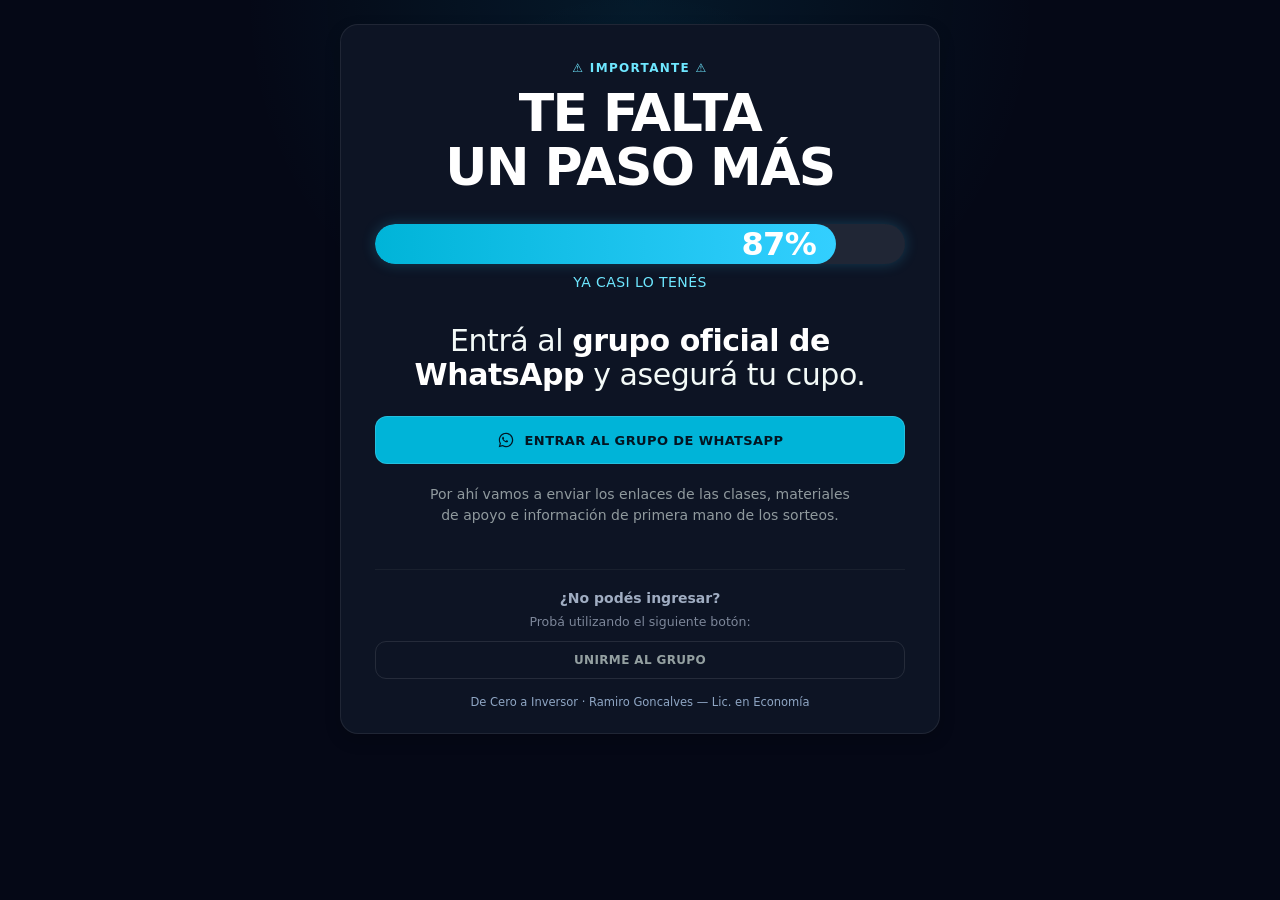
<file: gracias/index.html>
<!doctype html>
<html lang="es">
<head>
  <meta charset="utf-8" />
  <meta name="viewport" content="width=device-width, initial-scale=1, viewport-fit=cover" />
  <title>Falta un paso | De Cero a Inversor</title>
  <meta name="description" content="Entrá al grupo privado para recibir el acceso a la clase en vivo." />
  <meta name="theme-color" content="#050816" />
  <style>
    :root {
      --bg: #050816;
      --card: #0D1424;
      --line: rgba(255,255,255,0.08);
      --text: #FFFFFF;
      --muted: #A8B3C7;
      --green: #00B4D8;
      --coral-1: #00B4D8;
      --coral-2: #33CFFF;
      --radius: 18px;
    }

    * { box-sizing: border-box; }

    html, body {
      margin: 0;
      min-height: 100%;
      background: var(--bg);
      color: var(--text);
      font-family: Inter, system-ui, -apple-system, BlinkMacSystemFont, "Segoe UI", sans-serif;
      -webkit-font-smoothing: antialiased;
      text-rendering: optimizeLegibility;
    }

    body {
      display: grid;
      place-items: center;
      padding: 16px;
      background:
        radial-gradient(circle at 50% 0%, rgba(0, 180, 216, 0.1), transparent 40%),
        radial-gradient(circle at 50% 35%, rgba(51, 207, 255, 0.08), transparent 34%),
        var(--bg);
    }

    .panel {
      width: min(100%, 600px);
      border: 1px solid var(--line);
      border-radius: var(--radius);
      background: var(--card);
      box-shadow: 0 6px 16px rgba(0, 0, 0, 0.18);
      padding: 30px 20px 22px;
      text-align: center;
    }

    .kicker {
      margin: 0;
      color: #6EE7FF;
      font-size: 12px;
      letter-spacing: 0.11em;
      text-transform: uppercase;
      font-weight: 720;
    }

    h1 {
      margin: 12px 0 0;
      font-size: clamp(34px, 9vw, 52px);
      line-height: 1.03;
      letter-spacing: -0.03em;
      font-weight: 800;
      text-transform: uppercase;
      color: #ffffff;
    }

    .sub {
      margin: 16px auto 0;
      max-width: 34ch;
      color: var(--muted);
      font-size: clamp(15px, 4vw, 17px);
      line-height: 1.4;
    }

    .progress { margin: 26px 0 0; }

    .progress-label {
      margin: 0 0 12px;
      color: #6EE7FF;
      font-size: clamp(12px, 3.3vw, 14px);
      font-weight: 430;
      letter-spacing: 0.03em;
      text-transform: uppercase;
      text-align: center;
    }

    .bar + .progress-label {
      margin: 10px 0 0;
    }

    .bar {
      height: 40px;
      border-radius: 999px;
      background: rgba(255,255,255,0.08);
      overflow: hidden;
      box-shadow: 0 0 14px rgba(51,207,255,0.22);
    }

    .bar span {
      display: flex;
      align-items: center;
      justify-content: flex-end;
      width: 87%;
      height: 100%;
      padding-right: 20px;
      border-radius: 999px;
      background: linear-gradient(90deg, var(--coral-1), var(--coral-2));
      color: #fff;
      font-size: clamp(20px, 4.8vw, 32px);
      font-weight: 800;
      letter-spacing: -0.02em;
    }


    .cta-title {
      margin: 34px 0 0;
      color: #f3faf8;
      font-size: clamp(22px, 5.8vw, 30px);
      line-height: 1.14;
      font-weight: 430;
      letter-spacing: -0.015em;
      text-wrap: balance;
    }

    .cta-title strong {
      font-weight: 700;
      color: #ffffff;
    }

    .main-cta {
      display: inline-flex;
      width: 100%;
      justify-content: center;
      align-items: center;
      gap: 10px;
      margin-top: 24px;
      padding: 14px 16px;
      border-radius: 12px;
      text-decoration: none;
      text-transform: uppercase;
      letter-spacing: 0.03em;
      font-size: 13px;
      font-weight: 780;
      color: #031522;
      background: var(--green);
      border: 1px solid rgba(255, 255, 255, 0.14);
      transition: transform .15s ease;
    }

    .main-cta:hover,
    .main-cta:focus-visible { transform: translateY(-1px); outline: none; }

    .wa-icon { width: 18px; height: 18px; flex: 0 0 18px; }
    .wa-icon path { fill: #031522; }

    .note {
      margin: 20px auto 0;
      max-width: 52ch;
      color: rgba(225, 236, 233, 0.62);
      font-size: clamp(12px, 3.2vw, 14px);
      line-height: 1.45;
      font-weight: 480;
      text-wrap: balance;
    }

    .help {
      margin-top: 38px;
      padding-top: 20px;
      border-top: 1px solid rgba(255, 255, 255, 0.07);
      opacity: 0.72;
    }

    .help h2 { margin: 0; font-size: 14px; font-weight: 620; color: #D9E8FF; }
    .help p { margin: 8px 0 0; color: #A8B3C7; font-size: 12.5px; }

    .secondary-cta {
      display: inline-flex;
      width: 100%;
      justify-content: center;
      align-items: center;
      margin-top: 12px;
      padding: 11px 14px;
      border-radius: 11px;
      text-decoration: none;
      text-transform: uppercase;
      letter-spacing: 0.03em;
      font-size: 12px;
      font-weight: 680;
      color: #c9d7d2;
      border: 1px solid rgba(255, 255, 255, 0.14);
      background: transparent;
      transition: border-color .15s ease, transform .15s ease;
    }

    .secondary-cta:hover,
    .secondary-cta:focus-visible {
      border-color: rgba(0,180,216,0.4);
      transform: translateY(-1px);
      outline: none;
    }

    footer { margin-top: 16px; color: #8FA6C4; font-size: 11.5px; }

    @media (min-width: 700px) {
      body { padding: 24px; }
      .panel { padding: 36px 34px 24px; }
      .progress { margin-top: 30px; }
      .main-cta { margin-top: 24px; }
      .help { margin-top: 44px; }
    }

    @media (prefers-reduced-motion: reduce) {
      *, *::before, *::after { animation: none !important; transition: none !important; }
    }
  </style>
</head>
<body>
  <main class="panel" aria-labelledby="titulo-principal">
    <p class="kicker">⚠️ IMPORTANTE ⚠️</p>
    <h1 id="titulo-principal">TE FALTA<br>UN PASO MÁS</h1>
        <section class="progress" aria-label="Progreso de registro">
      <div class="bar" role="progressbar" aria-valuemin="0" aria-valuemax="100" aria-valuenow="87" aria-label="87 por ciento, falta confirmar acceso">
        <span>87%</span>
      </div>
      <p class="progress-label">YA CASI LO TENÉS</p>
    </section>


    <p class="cta-title">Entrá al <strong>grupo oficial de WhatsApp</strong> y asegurá tu cupo.</p>

    <a class="main-cta" href="https://sndflw.pro/i/nKtWyLecK1Mht8zgVEo2" target="_blank" rel="noopener noreferrer">
      <svg class="wa-icon" viewBox="0 0 32 32" aria-hidden="true" focusable="false">
        <path d="M19.11 17.34c-.26-.13-1.53-.76-1.77-.84-.24-.09-.41-.13-.58.13-.18.26-.67.84-.82 1.01-.15.18-.31.2-.57.07-.26-.13-1.1-.4-2.1-1.28-.78-.69-1.31-1.55-1.46-1.81-.15-.26-.02-.4.11-.53.12-.12.26-.31.39-.46.13-.15.18-.26.26-.44.09-.18.04-.33-.02-.46-.07-.13-.58-1.41-.8-1.93-.21-.5-.43-.43-.58-.44h-.5c-.18 0-.46.07-.7.33-.24.26-.92.9-.92 2.2 0 1.3.94 2.56 1.07 2.74.13.18 1.84 2.8 4.45 3.93.62.27 1.11.43 1.49.55.63.2 1.2.17 1.65.1.5-.08 1.53-.63 1.74-1.24.22-.61.22-1.13.15-1.24-.06-.11-.24-.18-.5-.31Z"/>
        <path d="M16.02 3.2c-7.07 0-12.8 5.73-12.8 12.8 0 2.26.59 4.39 1.62 6.23L3 29l6.95-1.82a12.74 12.74 0 0 0 6.07 1.54h.01c7.06 0 12.79-5.73 12.79-12.8S23.09 3.2 16.02 3.2Zm0 23.36h-.01c-1.92 0-3.81-.52-5.46-1.5l-.39-.23-4.12 1.08 1.1-4.01-.25-.41a10.6 10.6 0 0 1-1.63-5.57c0-5.89 4.79-10.68 10.68-10.68 2.86 0 5.56 1.11 7.58 3.13a10.65 10.65 0 0 1 3.13 7.56c0 5.89-4.79 10.68-10.63 10.68Z"/>
      </svg>
      Entrar al grupo de WhatsApp
    </a>
    <p class="note">Por ahí vamos a enviar los enlaces de las clases, materiales de apoyo e información de primera mano de los sorteos.</p>

    <section class="help" aria-label="Ayuda para ingresar">
      <h2>¿No podés ingresar?</h2>
      <p>Probá utilizando el siguiente botón:</p>
      <a class="secondary-cta" href="https://chat.whatsapp.com/I8BDXookOl3FRuuWDpKQyo" target="_blank" rel="noopener noreferrer">Unirme al grupo</a>
    </section>

    <footer>De Cero a Inversor · Ramiro Goncalves — Lic. en Economía</footer>
  </main>
</body>
</html>
</file>
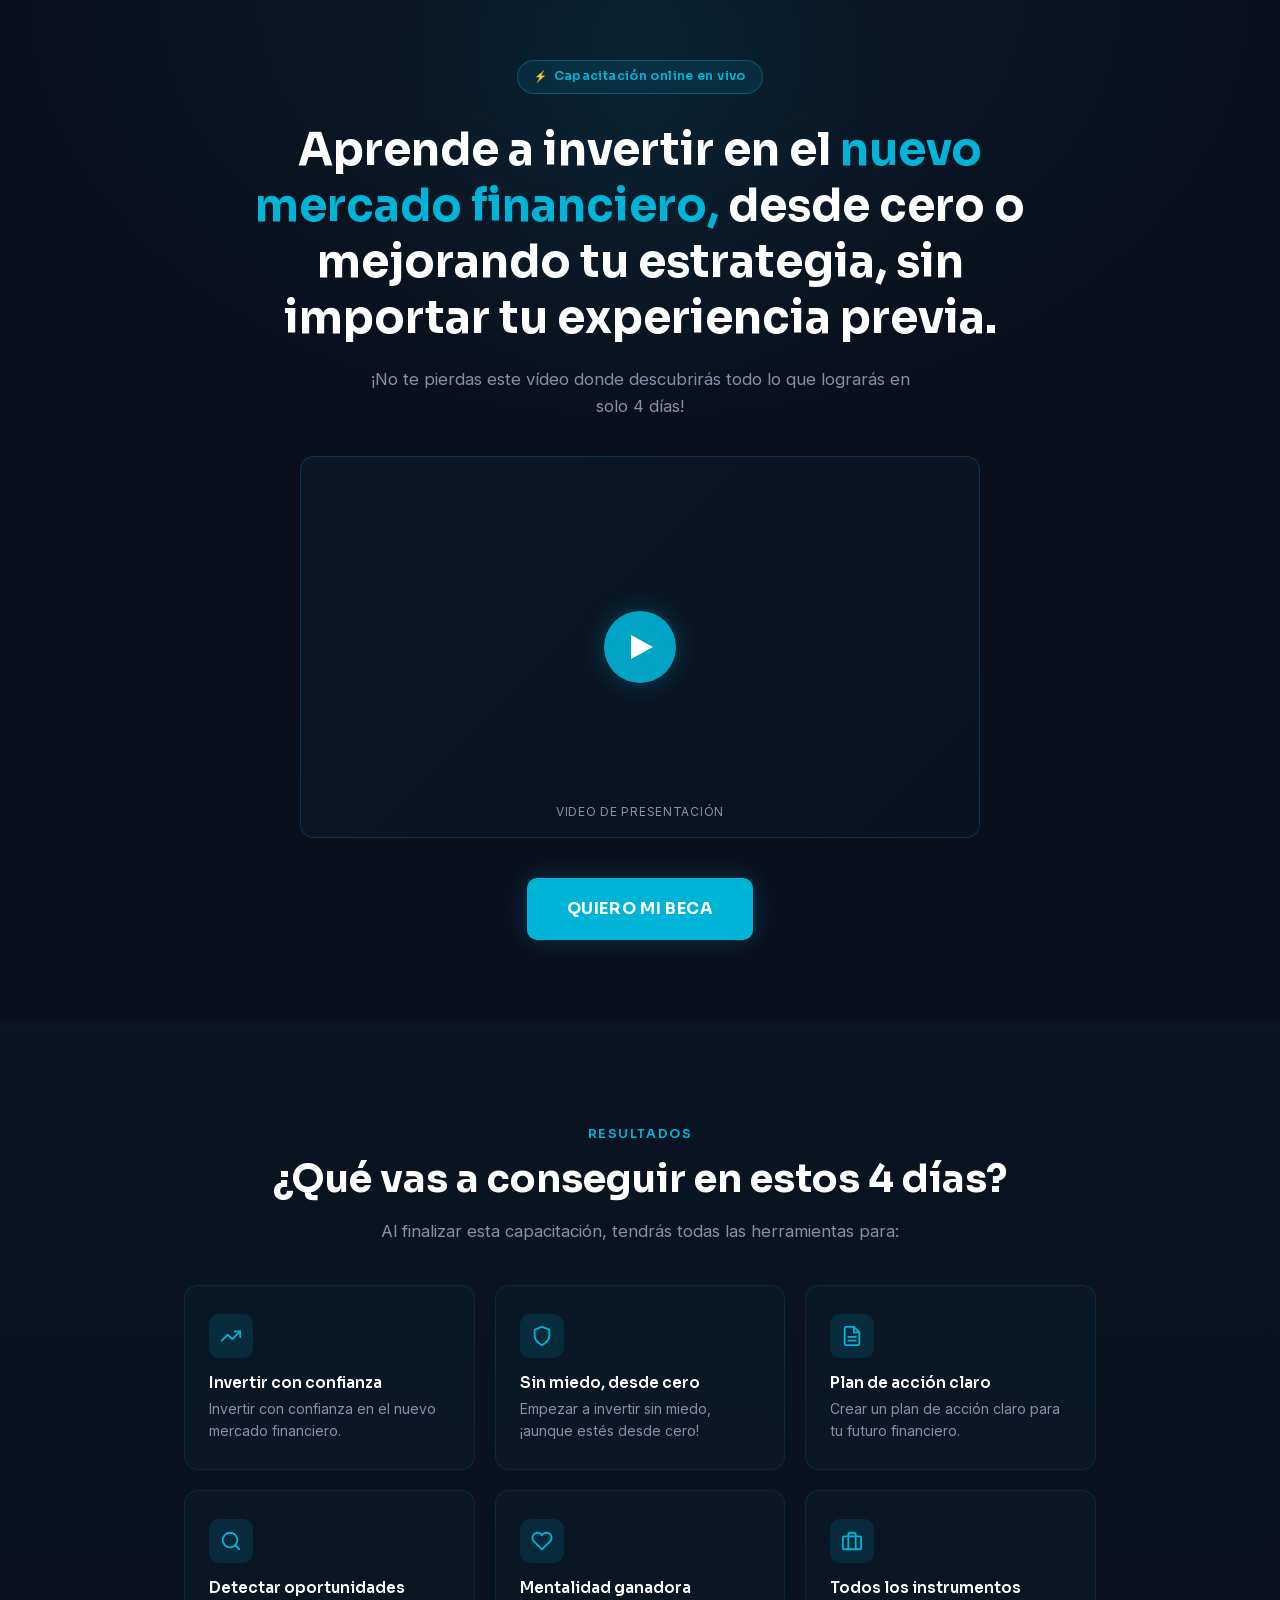
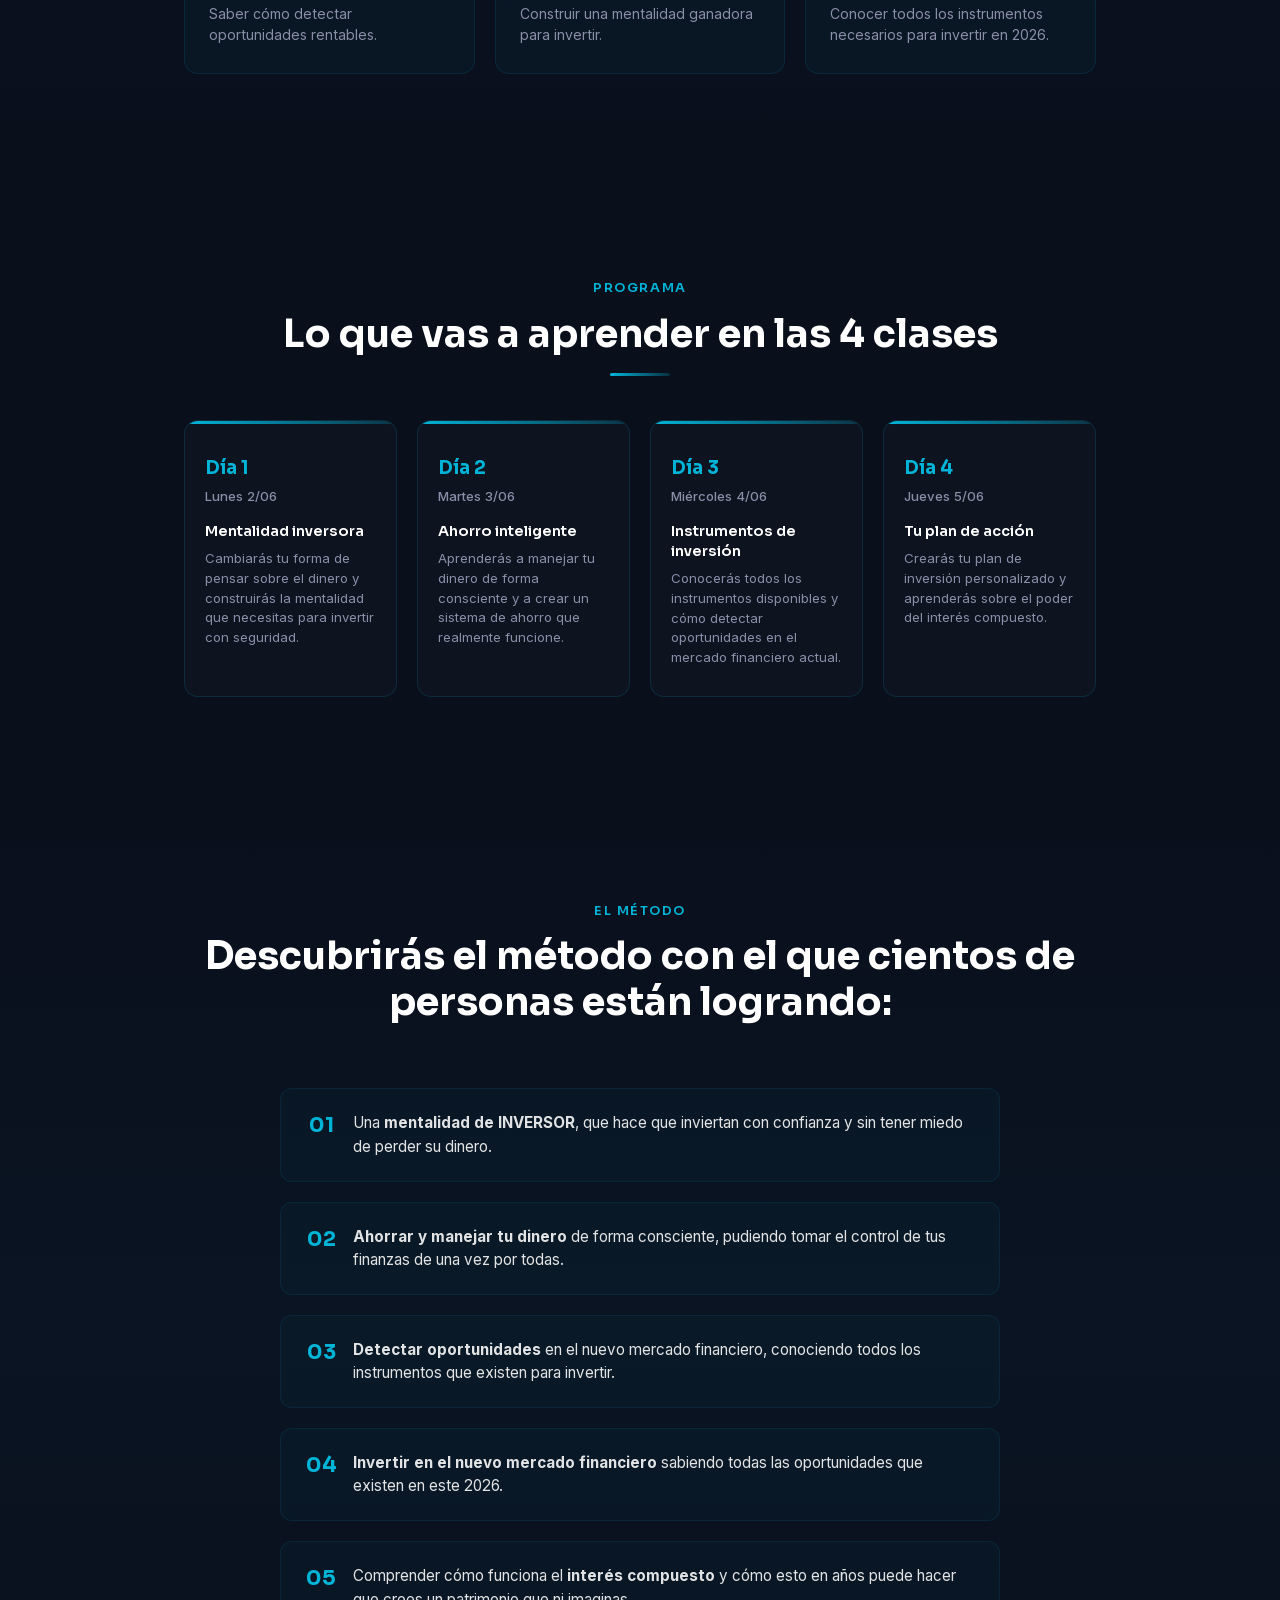
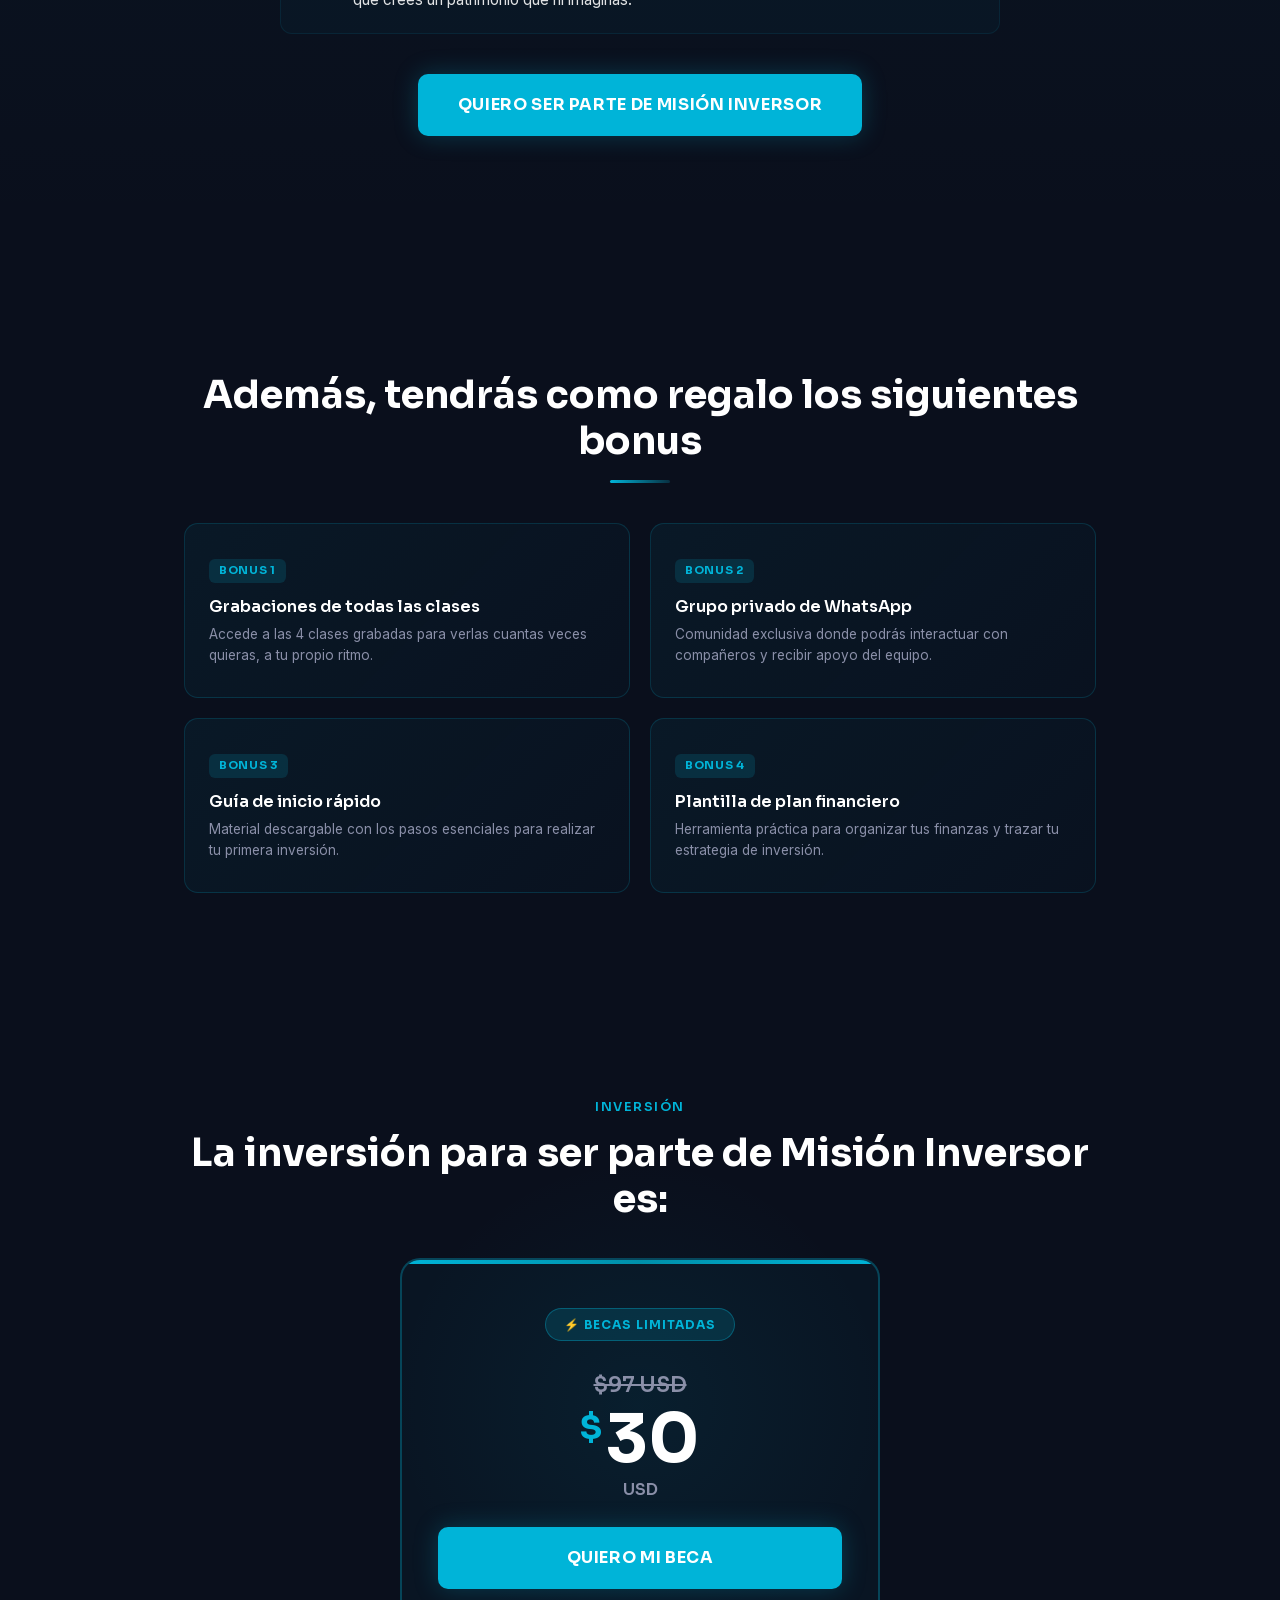
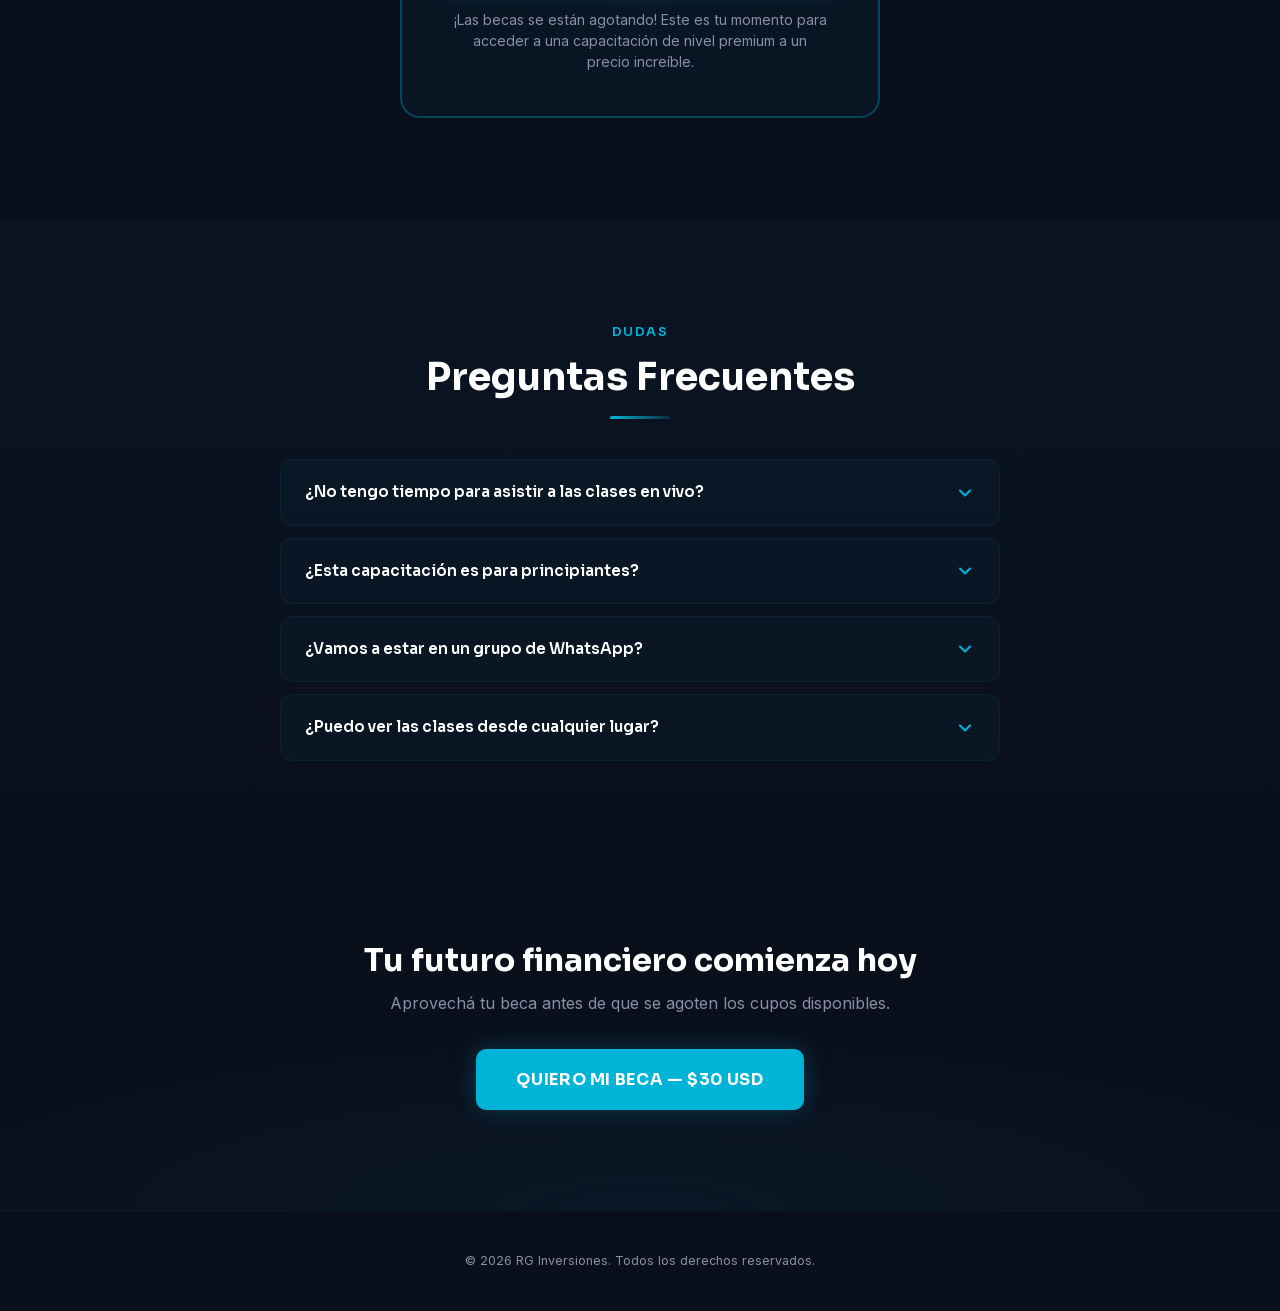
<file: Tu Primera Inversi_n - Standalone.html>
<!DOCTYPE html>
<html>
<head>
  <meta charset="utf-8">
  <title>Tu Primera Inversión — RG Inversiones</title>
  <style>
    * { margin: 0; padding: 0; box-sizing: border-box; }
    body { background: #faf9f5; display: flex; align-items: center; justify-content: center; min-height: 100vh; font-family: -apple-system, BlinkMacSystemFont, sans-serif; }
    #__bundler_loading { position: fixed; bottom: 20px; right: 20px; font: 13px/1.4 -apple-system, BlinkMacSystemFont, sans-serif; color: #666; background: #fff; padding: 8px 14px; border-radius: 8px; box-shadow: 0 1px 4px rgba(0,0,0,0.12); z-index: 10000; }
    #__bundler_thumbnail { position: fixed; inset: 0; width: 100%; height: 100%; display: flex; align-items: center; justify-content: center; background: #faf9f5; z-index: 9999; }
    #__bundler_thumbnail svg { width: 100%; height: 100%; object-fit: contain; }
    #__bundler_placeholder { color: #999; font-size: 14px; }
  </style>
  <noscript>
    <style>#__bundler_loading { display: none; }</style>
    <div style="position:fixed;bottom:12px;left:12px;font:13px/1.4 -apple-system,BlinkMacSystemFont,sans-serif;color:#999;background:rgba(255,255,255,0.9);padding:6px 12px;border-radius:6px;box-shadow:0 1px 4px rgba(0,0,0,0.08);z-index:10000;">
      This page requires JavaScript to display.
    </div>
  </noscript>
</head>
<body>
  <div id="__bundler_thumbnail">
<svg viewBox="0 0 80 56" xmlns="http://www.w3.org/2000/svg">
  <rect width="80" height="56" fill="#0A0F1C"></rect>
  <rect x="24" y="16" width="32" height="24" rx="3" fill="none" stroke="#00B4D8" stroke-width="1.5"></rect>
  <text x="40" y="32" text-anchor="middle" fill="#00B4D8" font-size="8" font-family="sans-serif" font-weight="700">TPI</text>
</svg>
</div>
  <div id="__bundler_loading">Unpacking...</div>

  <script>
    
document.addEventListener('DOMContentLoaded', async function() {
  const loading = document.getElementById('__bundler_loading');
  function setStatus(msg) { if (loading) loading.textContent = msg; }

  // Error sink persists across replaceWith since it's on window, not the DOM.
  window.addEventListener('error', function(e) {
    var p = document.body || document.documentElement;
    var d = document.getElementById('__bundler_err') || p.appendChild(document.createElement('div'));
    d.id = '__bundler_err';
    d.style.cssText = 'position:fixed;bottom:12px;left:12px;right:12px;font:12px/1.4 ui-monospace,monospace;background:#2a1215;color:#ff8a80;padding:10px 14px;border-radius:8px;border:1px solid #5c2b2e;z-index:99999;white-space:pre-wrap;max-height:40vh;overflow:auto';
    d.textContent = (d.textContent ? d.textContent + String.fromCharCode(10) : '') +
      '[bundle] ' + (e.message || e.type) +
      (e.filename ? ' (' + e.filename.slice(0, 60) + ':' + e.lineno + ')' : '');
  }, true);

  try {
    const manifestEl = document.querySelector('script[type="__bundler/manifest"]');
    const templateEl = document.querySelector('script[type="__bundler/template"]');
    if (!manifestEl || !templateEl) {
      setStatus('Error: missing bundle data');
      console.error('[bundler] Missing script tags — manifestEl:', !!manifestEl, 'templateEl:', !!templateEl);
      return;
    }

    const manifest = JSON.parse(manifestEl.textContent);
    let template = JSON.parse(templateEl.textContent);

    const uuids = Object.keys(manifest);
    setStatus('Unpacking ' + uuids.length + ' assets...');

    const blobUrls = {};
    await Promise.all(uuids.map(async (uuid) => {
      const entry = manifest[uuid];
      try {
        const binaryStr = atob(entry.data);
        const bytes = new Uint8Array(binaryStr.length);
        for (let i = 0; i < binaryStr.length; i++) bytes[i] = binaryStr.charCodeAt(i);

        let finalBytes = bytes;
        if (entry.compressed) {
          if (typeof DecompressionStream !== 'undefined') {
            const ds = new DecompressionStream('gzip');
            const writer = ds.writable.getWriter();
            const reader = ds.readable.getReader();
            writer.write(bytes);
            writer.close();
            const chunks = [];
            let totalLen = 0;
            while (true) {
              const { done, value } = await reader.read();
              if (done) break;
              chunks.push(value);
              totalLen += value.length;
            }
            finalBytes = new Uint8Array(totalLen);
            let offset = 0;
            for (const chunk of chunks) { finalBytes.set(chunk, offset); offset += chunk.length; }
          } else {
            console.warn('DecompressionStream not available, asset ' + uuid + ' may not render');
          }
        }

        blobUrls[uuid] = URL.createObjectURL(new Blob([finalBytes], { type: entry.mime }));
      } catch (err) {
        console.error('Failed to decode asset ' + uuid + ':', err);
        blobUrls[uuid] = URL.createObjectURL(new Blob([], { type: entry.mime }));
      }
    }));

    const extResEl = document.querySelector('script[type="__bundler/ext_resources"]');
    const extResources = extResEl ? JSON.parse(extResEl.textContent) : [];
    const resourceMap = {};
    for (const entry of extResources) {
      if (blobUrls[entry.uuid]) resourceMap[entry.id] = blobUrls[entry.uuid];
    }

    setStatus('Rendering...');
    for (const uuid of uuids) template = template.split(uuid).join(blobUrls[uuid]);

    // Strip integrity + crossorigin — blob URLs from a file:// document inherit
    // a null origin, so crossorigin forces a CORS fetch that SRI then rejects.
    // The manifest bytes are ours; SRI protects against CDN compromise, not this.
    template = template.replace(/\s+integrity="[^"]*"/gi, '').replace(/\s+crossorigin="[^"]*"/gi, '');

    const resourceScript = '<script>window.__resources = ' +
      JSON.stringify(resourceMap).split('</' + 'script>').join('<\\/' + 'script>') +
      ';</' + 'script>';
    // Inject after <head> so the DOCTYPE stays first; prepending the script
    // would push the parser into quirks mode. DOMParser always emits a <head>
    // (synthesizing one if the source HTML omitted it) but may carry
    // attributes through, so match the full opening tag. slice() rather than
    // replace() keeps us clear of $-pattern substitution in resourceScript.
    const headOpen = template.match(/<head[^>]*>/i);
    if (headOpen) {
      const i = headOpen.index + headOpen[0].length;
      template = template.slice(0, i) + resourceScript + template.slice(i);
    }

    // Parse the template and swap the root element. Scripts inserted via
    // DOMParser/replaceWith are inert per spec — re-create each with
    // createElement so they execute, awaiting onload for src scripts to
    // preserve ordering (React before ReactDOM before Babel before text/babel).
    const doc = new DOMParser().parseFromString(template, 'text/html');
    document.documentElement.replaceWith(doc.documentElement);
    const dead = Array.from(document.scripts);
    for (const old of dead) {
      const s = document.createElement('script');
      for (const a of old.attributes) s.setAttribute(a.name, a.value);
      s.textContent = old.textContent;
      // text/babel scripts with a src: fetch and inline. transformScriptTags
      // does XHR against the src, but blob:null/ from a file:// origin is
      // silently dropped. Inlining makes it a plain inline babel script,
      // which transformScriptTags handles unconditionally.
      if ((s.type === 'text/babel' || s.type === 'text/jsx') && s.src) {
        const r = await fetch(s.src);
        s.textContent = await r.text();
        s.removeAttribute('src');
      }
      const p = s.src ? new Promise(function(r) { s.onload = s.onerror = r; }) : null;
      old.replaceWith(s);
      if (p) await p;
    }
    // Babel standalone auto-transforms type=text/babel on DOMContentLoaded,
    // which fired before we swapped the document. Trigger manually if present.
    if (window.Babel && typeof window.Babel.transformScriptTags === 'function') {
      window.Babel.transformScriptTags();
    }
  } catch (err) {
    setStatus('Error unpacking: ' + err.message);
    console.error('Bundle unpack error:', err);
  }
});

  </script>

  <script type="__bundler/manifest">
{"f3c3e5ed-f1cb-49ac-ac15-f9db7d21bafa":{"mime":"font/woff2","compressed":false,"data":"d09GMgABAAAAAGT0ABQAAAAAsrgAAGSAAAEAAAAAAAAAAAAAAAAAAAAAAAAAAAAAGoMAG5caHHI/SFZBUoR4P01WQVJeBmA/U1RBVIFOJyYAg0QvbBEICux42jwLg0IAMIGrWAE2AiQDhwAEIAWGLgeQNBtdpiVsm1Y81E6AclVeNSNnBnM7qBIKvDsyEGwckMHb18j+/5yjQ4YSNIRCa53fpxECQ5C+6GpYRLUJhTOgDib0XAm8mFTKOgMEGguC3Pf0uqaJUAoQIa1hhn0sUFMmLHskU/deVYs9/ta1quweq77/vcvi1q0eFs9jYffVTgPPG0iHwHM+5ZTxMOnRSHoRgcxIgoibzre2DYJ+pZwwhkv6r/MzhTvOLFjOe3mKffQ97QxsG/mTnLw8Dxyu9wOaBEW5lrVp3KI1Fkh0k+iGYJsdiJUgVqCIGIXRoGBiAAYWIIJiI1ZgYs+Y24zNHtvUd8WcUct3/dN1fLjW9W8/0Kb+u0MsTZa6TNv+Ls3azQ+oT76p3R0aggQLGiB4CBYkBBIsRsRrpKKSrfTnaVv/594JcoYaesiywGgwvpsRMrivun0Z/o1MbWQhAHYNUz3UyazLkFuZh0KFrA//btafdGdVKwZTE2oKEbRYgKDWYBasEKbbPpdPlU8Xvce72TeDRGaQsPmn5vAg5kuyJsBrQpu98q4Urcw718iZQBRj6V6AZCwhjUchuYyOhY8toYrzlZ2qn97+gJv2Lylem1hNT8SgdnffXBfSfRHdOrG6AoVCW6y4FQsaLCTw//9zn/vkvwxLM7IkiTSxBcpOfleNmHpWNapGESjECyUtddXu0ztPAEHS2waUZnio9va/0z3hbiAnHSV6eYVx4MT03l8ovjAYjTYI8waeUGf9G2kkOw6QkwNCLD9zBVhiR7R7iPUnNnz/f7Du+39mpgLNQy0PkjCzhYVFWME9K1J5IPDfAB4fOIdtW2B0Y+a7UuC2vxGAMdSQkhGAFp5wwOzwaziaz3+p6m/fHZYMZCoBQBWkQ/FhzpMrKJ/sW1m2zSZ9OXgPOJg3AMgBSMbAwLRhSHIGpBgPAFEeAWKOMLFORKbKaa0NACYakilDusFW6u+lbEvb/sXqL5etLba7v/1+uPZpM/9lj3KFLYI7o7/wFarGbODfdm6SAm9TZgeUKx2gLcuqGlMpzyhdSGMyPcgrEodwbqxqneEqmEAYHB5vsX4vs53dkFijd8NDQpUiEkLzdX/nO9/KfXKvw0MIZgjGGKN6UyFcITyzV9r7r3uszbGoRqzg5ChdPD51jWm5mr3mN7/0tDHJVcSSVdEQWBSZ+4UUjXiBAoukLVkPQmErJarUNSAQkNr0DJmYMkeHAQgrELYgHAZOLtx9IgCEP4ggECEDcjgKRVRsCQCRBIIFIgUEd5CWLTdXnkBxibJKbRQ6qMjtEXTC0HuFGShwC1HuxI0BrAAFAIMAUMIFgBsdeegK5+6dI/3FcCIeJ+V7tqD7jAIoCLjTZzbPfD4D2i3tz9qft2+2G+Z/U/ds5LewGgAQQHC5rm1MY7E5PT5/JJ5IZ3JkUaVhRblirGVgXAggmE+sAoCh4AECRAyEDmzkaIsA9L20VoDuQ5DOQ/eZ3ChBFxjcQR8fWgWzYVWtBOSaUdHMQ1qWViVFiEmXvDMMZD+V3NuIgNT64AZtVAlG417Fm4oo+Az2Jws9DTVOHfadLm6qmc3K4nz7nd/bI3u9E3t0f9bxnW5wF+gF+k6E+7zm262h2rbPVNQS1fmay4gXBzt7zm3YnMRSnigMjenYyTsk5s+rQAwVpibxUacyNBuFYzENSTwlJmuIj/yj8CHWNq1b4qpj4on1vnK4PIgGBE1xekYbHG7tZ9X1b+oVH1pbpNDbh4iEbLVNfilpZTLGfT6FXPKxp+10tvjySi4ozW5rTxm979wWLpzJTztPJI9kzlBVPW3P30qq85no9vy4ejwM73tZ+1Ra0Pqr1f5Hi1u8p2E8Oe9m7j2NhfRH6i0pdved/LsLf/flJ9uVI3w2j1Je1s/nzn6SdV1vKEQui87X4zu7bc4D/l9P2PVcAYLuFvPrhJdPL6v3JSvnhIXtZIC5nUgf6VT/vqVPiPgMJ4z7lVMznc9ezUG7h0ZPPCT5mb2e3zq7X8dU57R9n39Rr6dzL2vUUjwU8wZXW/RfAREZsuTIPwY3c4dEa76rhz4GsDf3am1gksvK1sEJ5+zi7uFJIAUEhVNjYhOSWOwUDjeNl56RmZWdk/s4WhcUUunm8kpSrr0mahp6BiZmFlY2dk4ufgHtgsIiklK6pGX0yMop6tWn34BBJUOGIVSaABBdd6X0ZiGLAqpU3gwORUnV4JENXNRBLPU3ZKjBZmiEMkQAuU1CaLDQsBNABEE9aQikUQ1akEcOpdAH45CFCqBBEkWUYBFQJbHBqJh/07UHFkg+PDJ8hvRJeL0ZhMSdKSpKQjSEjdMgKHArATMsYlBbQNifY3I8ORYVbW2AlEnkKZvBLmRdyTk/bCk7qYk9AouMw6GEIPKaHCEiTfpAiUiVlCZCugS8TlbonCP6j0eN5MCOiB6/wVA2OJJgJz9ou7LTgxGQ6Qfs5jJgZk5gZmzlbGP2twtAHDkWgdIzbVWblrbWQYMCFMllQ/a0FRwHNbsu1GcaXx9UQaC5fYIjHHk/t86U1mopKYiqjrRDR5vawv844mkudaQWAoqPGTXJbCKvqmINYSpNQGp8Yojl5gzdhz2CcLjWrpkHrcEDPZSLykF8SGUw9ktm62apCMRrPaZihEjoUMw2ROYVEyv5pCD9XKdprJyFCx2jlgX8eYu4xnGz22NBXPNexfbNTNBoA7SxbuAui5ecRTKi1VXxj/d8WT7SpYuMedDKSoNo35pqH5ZE2K8b83D9lrv2kB/CGflF3ESYmmpi3VyTY7dgxIW6UZ3GHdXI6u4x3ZQ6rSX0hAhl2W7HMMN4Q6m2fxi2mZgJL4C5HJPCunXrWCxM5lJCrzV81mPCWG6WJQcfGX0PNt9M7/SO3VOPKLrn9XvUeQfWh5uMdx/onPicpu2kPZbz1HfeSr7V5rmzGqkzGETtwsc1IzaxEdS/fqtxgzv1Z0AAoK/NJtohzHLQNPE3DdElCJZUPPp8LAQ5J3f2YjyZO4XJNUkaNjdeZCszUbY85zHr85CGiq1fy/jB4urDElV2v18LZNwFTVS2fi3/79s+JmVNV5Gsu2W1OTkBD1oPAQUBTFuR9px0qjs2LI3jM4m5o3Nz5uRC/0JpkVxKLInXZVup/enDwSPhSej80lXx1n5Xfmp8xz5F9Ynhk8inARjlZcMDKADS39PGc2Jf+fy3rz/5+odv3G+7vv30+74fv/zxuwvehz449dGPfuXjmy9+4NO/+/yOq2/+Yt317375t1+vv/3KnYfvvO2bv/k29p1vfnfxg9e+t/RZy3PRr/78621vG65/6Q8f/+G/f+z58N2/jV2tn39YCFI8ABKBY9gs3eewuzXTNSxUFUv68fNICHH0fI7lgjCextcBYNf5VBnC88rek2KjxfnZ+velE2aQl/3SX9fRzlV1g6VzPhbXQ68APJX2Ml9rW0MlnO09oGA+JuPfu9P3Wl1YBbz2zVh9/QhAeC17AHkeAF3s1gGaooQghFggRhHoCHTL1nqXcgPsOZFpUBBk3c54gcID5TFaqEIAmxhC8MERNEikMBgZ9ph5JdLH1m+7e1vj3b3M4u6ehh7qIVuwbCfywPGc3d3E+rKurNFoFzjnByP9UGHrRGDfhpmv7w1fmvVs9GrTjuh2+3E7uUHJcUtSSArB5O3ZxqjdY/7aNgUjEQ79beMNFXUf9TD1NzVg/2zL79e9+JwArUc94wZO7aYOU4+dJpBaH/K1vsTvS//6Y5Xe/IGIY4ib91IN4JT9aP4/9aEQlb92ClOL0IjS6qAToxfXLGGfU2zlHklGbxwybMS4CZOmTBs1Zilrwl8MXdoFfbHYP6lPp/[base64]/KXnF15mvgP0B+BbXlgmDJJZCnZl4lyWp4T2J44acGZqddJjvOaSRrRUpG1Bk3iGkryV7DCycYKwnDQmawl40EdbSd7jz+uQRJiK+mxIcvVnBqI6U39KPZM2iQy4q9ScskD1FMiiUkVIjSD9RaS1ttRIWgnFo1UM/7L1WdyWlB0RqmQgaFWs50bqqnBXFft0LiA0YhGYzBasEt/WgV9PTldheWymi1F8HowOV9U3bxWa5h/O2XLggqsrspUOyspVyJl1WxZKQphvlkRhtR2bWuYvkeEvmcKYdv8wQVYpRcKNlc71komaOREzvLSzjPb1sXN5WFNW9GLzZx6WdKimw3WU/tOCw1VN1aZD7lyWPUyRxphTVQpU4h7qm5VGa+l6plr5zqMLWlHYCL5aACXFVN1CUcFAnYVIBSMPIgL5pwD9cJuk9TkZG2WHFMyNwmeGtyognY1XwRLsVelgqRbt3ji+w1T+/98YGTIo7mNJoZfYFlnV9WMkM9T5dSww6J01xydY9ILWowvXIf1CFVWxob5aeUJ/bUkWCK6VKKQdQBjLx7xzi4NSWNpxk8YGTmJnjKLE4oiZdNn+pQ4646NKHnSlH7xTL8EUzrw9Kg33sqSM2PLuXRUvSAfl4vTe3+FZflHHJh/x9RWkFdOwhKyXXpuP5LmgXEGq+IKBpq7ZEFMFiOWWIRoJ8kSEi7NWLiI3twx/QpH2ND7H/ULF/Nr4+Ubu7a+R3o5j2YyKGityZzHFETla//3iCm0xem5ouJwW6AT0kvQRDwFfMxAcWrQYTVTgQ5w0V30BbS4SHKXeJOg3YtFI5S8pVF6da8R1VjyXrWvT1fHWf4zC1GPuE/ypDjZdoLX7uHtBQV03DRxVfYYF3kmFs8RHSj4TqlCSheaI40kT4nWPHTSU3qF85zDRCquZFgchsk0U1wkDTuSgV8MnIrvZZ1N2sjdIh65Q/agX+zzMoYk5H/OLfmnfUqZTbjmeEmDIwhZBkQhCPlfzG54bhim2Zh39C3eYx7skRxyaI94Ob/U0FpmJLP8ie5DmB0SVgxthFLG5cgUM7OYXzPLXvWIooZhhnzpqNY/wDqaeZ2/xMcWz5qwXzlhcqfHS5Me20pHKqEZ7Cfb8Vn3oS/CjiY5O5qkVl1cmIfTcVgW1r5yT7anVic6hdlJrAFJVZpYKEd6aB0M0/x+INIp56XZpdN/SI0mwVKs4BfClPdttnTvPZfUuWSUb7cldG5NbYw9YRjPfMoMbcOEqwHewViEwh3jFCoQMucZivvWI0o45lbp7g9UVtB1qc6aINmJyY8WANYJrAzleTTkHh/[base64]/hPsNkFGjhUJrdYr1npKDx1n4CZ3PLJEaU3HgsUsdGZBnZsmOcr2squydgqDWWtHpvSlcY33heIvE8iOT7yGaslzxs5yLlA1MsghX54SoU3UTAxmG5hUJk3m8GSQFuNe8X5aquESFpWQ35nEPvuA94PpNpDH9pfJXRuflhFHnKWPdR6/jyUDtNCBZQSoKqnCpbBHlrlksIK2IcXCebP2upHp46rjC13SMHOkv4RbpXrXvZtZAx0wMhKseDpQyXMu6+37tAFevnl75hIKKN0nDMlbRs8hWmK3XrZG+s4jjCaNsDO1to8SWE3tJNMEqob7xQ1pZjlTTzh2SUiO9tAB2wuzjaLeWbnmNWU/j9N+3ah9Z7zX6Yk0TZ/m2scsg65MP02k5zN0qY8NLEL0yKCtq0XbQ1hbnczGGJdaDX6W4KaL0Rz2yacB5o5BzEpzMkYrC/Fun9X8psVJyhxb+0GTwKq3MDNc6lmSg0jef/[base64]/zt3iyz4s12aqjnaqNcgNtCB4O1OMVzBEFpmd6TRNgLH/jyE+Y6PnNoz8FxgdbhYsFZgUwlvhnJRe2XxFq+YfYK55PUx90XB/1g8Z4jB5oTr6Kjvz/q+Lzf/Am/qtTiaG+a5/e0U368r14r8HPFOhTyFsuS2bOK+FfdULhTgWkIfH/YoCzPrfOPnh5c/Dg4NvbB9uBdGySxcvYhqHB6UFg/x6xgp2diNl8MxGDnVvJWyMMVWVI4IJlVTI5PyeiwSJYdLuxUmYlVyVzW9wQ3IDJCScXqIYua+RlHB8SrvkBCZBelx+8+mrfwX1bt/3TuVy9Sn1u9xtQrCIGT4fRIehTDu0JDrVsVbGzrsO43v6p2INagrfVUSYc8jZfp2a0ruOhFdCk9WHo8PKG8QbN1182vcJe9/v9knTdHU9y89XIT1OrxmyzfBPBKvahCd+swIR7Cjk2pdr+htJNswWF0Bq0oVoNQbTdYV1vkb2B2KDt10TR1s0zrGvtOrWDNLSgNUg9UuZAA9H2YIWKgbUyFyg5qIBK5kRwRbzJmchnk61220LqGHuZ0XpoalgXMZ9j/nzuCXAAEGJSmrSuWM5NxLzZDG6Ws8uHG26JqmSWC6KkuQbR7cYqIFVp/AgLIs+4DYNhY39yIKvT2LLNtYbo8OVgLMUD0uuV8JOqrJsNDVm3Hwun0w+wijoi8W10Or6lM6LYBUhbARlz7MHUgxtAGrss/oC7WT6h3TTF8MEtTzuSF9Mx4bdJxek+rB9fPvc8b5vSkG1m8KD7sNJ97nQH+hvLe450j/hlmVJAZ5v68x+gnzhEkrsxuWRMXliPLdn8yf3GdwI2uGXMmIrg9uWwQouriH0mYfIpSpXKp16RCXBipTmFR+Y5BIQgp9yw3C7BYbsYtx269RExe+ueHu1VQtOoDa6+g5zmsMAK4sBUMIKhSlfoxmT5aP8QvIdnWJoFuG3M+CNaz2hha8gBY2oUzUc5i/BHO5d/ge5ihw0mcCuiJ/viuP6Z5uHkoGlrnajy6pNBBWWrlPIuBNMQZ0YpKB7Ec+ImPVprqTcHQhciRBgqDR9bS+dwmsICKohMkmNyagr7I+wxrc0wyjA9gFChUPN9mlGAo9X7okMoNRURwtI33l5Kh2VReLQAGTRlP+8QGIBL0HfldxSQlvg5pMWOfL5bkkGQi0Po4qS9ZkhMQTG1CwvytUb/7aiCTAXLpZ9pe+OmPNpqaTcHQjm9UjTXHOJEI4vL7WCHFiU61U9P9SNhq/5hp0MrF84EAhSnyO/DtL1c5qm270KV0ZN99LRIVHnVSYOyb1BBzjxRZ+TYv1gjzJtIZMzvOH/iZI2oqzBSSApuAIMMCQNo6hoSTnnV+15mCnY4KJR6+X0fzuvKJy3m5JKWuwrycmwDDgQRpTg/O/w7CJkDGTB9HGHjHy8MzG670VoCPRorlrqhaMuoCSIl2qpEuGLT2/gBy4UFpPm27Iy01rSA2YqKwKW2DECYrQXNw5z1ljvOtPAuS38G1j+gy4XWfufqaFaDpPD62HcchdyGwTMxeFKbM2X/d9DYYzNglh2nFBiqG2GUqCvhnHuz2zzN6ZI+00+fibtslvpu91nDE9ImdIag0iXCnqQMaC9NSg6rAm5a1Lj3jrM1hyjfx8RbVJdo9OElpn4/VDNbtJT44krqRNOk1CS8WCoonD14RRfw59qkM9i+vb4aLj8/9Fq4C12569X8RUMp2XuKnVmdO7uOVqrJsMdppG8E13f/m1J/YlTfo8ZXo//ezKxNrwOLQ+O3F5Vb1bCZYOGX+8I+yH4dGHkiu0RfOn/h+OMhIL2ebT7ws+mN5XPHT8OAfQATEOVqt1dxN/XT+70p+eZhZQNDYRTqt56OrmzxSgPQQ78IibON0fM3Piv868wCrjj0ks+KCcfZtiHVMnj26MJlY9wDg8CInCYfAZAxdxxmDBsUOjLDEc/Dl9Ay1EIDHyoG4Bx0Wg08Tile339x+cLYQmdX+X0KizTP9HwWIm9lnA37nWL2tuvi4Hxn9wOKZAV8bPgn0a7+J5ll55vaS688yR0wvvs5tWF3HRxqiiaXtvol7wIXNPkX/IeqeBI4f1k1lFyQEyGyCBbdElVKrxQqZZIuCi6V2k7OVyUvwwUZkqFL1ggCo4n/virmKLMHJAcA971m7CHjLl/PtMB9azHbzeLK7QeSzq6HDZWbA8MCqTP9X4Uq/nWPAuaPRv9nd/+dOSK6LaqSWU1Vy358dGI3PPne4aq/G7NC9zZGJSSK4oLH8vKp93uP8XCBdboJjnyEn75rH55ukKoGvDoRKxZzB2I3jzJ1jpzf+qX+lOp0E+7iWI74bctuxj+LDe3NdxurpJfzlbI3xbWRdVgeJTQPGXgWnplxbLj6coDfWeejYUFG13ytxDZD+/[base64]/Ag+qHkYXTBA/BFKXc2IKcGGjPrVh8Wx6lMDaOKuAXBomBmJTMilMeIiaqhQYjTkLgM0ZGQDP4Yjd4azSkvj1OTE8JrWnlJGZ0LVGBwAq1sgkJPMiSWyib+lhNgkCF5wW9//mJJ/wz+BW9j4AbQ2RjUKTqD31EcNpbCZ5+cKs2BO3aHaORTCIVB0fE1IyHpPRs+Gluev0Y2X7oR+De2rcfz9TT9bPy64UbkDZmdu4a8hgDE/3J3Z7d03Vjknz+EGONAMLdMRh6Vbl3w4SMjOdut1iw7i31tL68AXk6Xu5u6lz3EXDH2dzlGafj5BlsTJvXPdz/9UEULssdNSiYrdtaBHi/nb1j9xw1nUpUP0QLlkQS/eLr532ZE82UsbGKSacOwuya1SludTLF7nNzhkK6V7JwSuqOdDAKSTr+6fCVVklrVWpieedgi1lDcIzCqUF9MCs3T+TKhfiYhaSiNyxg7waq/W/eaNU8R8mixwqwUQsHsst3MLvYEW73z0INzIoHxYPxlomCr1lrULmwxNboAGTJpv+gQGuSSZODG76ghPh0+aamjgO+aoB+Acwicn7JHBkULisI7LCm9L2oTJfm/[base64]/tfxnHGOY3nhUqvvWYZI19emaFDQRR9MoImAJhzvlFsazuiSqDuFcCNmzzLG2teCef05fm5lIVPOXm5xDlQipP3SjuNOa2Hf9p1Vze24of8PIVpSzq1tiwPWi2zoqiHlXmpukC8HgnK4N1PU+qPwgpXpQOiUltcohmdeFphGCWyrI+UW7q/NLbeJzgvLASfXexFIde7RHGhQSelCuqO3kmpa13LzTyRUVV/OM9EiaEi+mHALkZZ3crLHFAKFz1Naj0iV3FaNjgmtcUpKqHLO6o0PjKkcYzWWLanZEapxlfeelPfaFTtv+zqi5XVdedf8QH8xnttgfnaPvOeA+YXgJXk/SHztTJy/4H5he8vsHu5sQO7A7id7tKkb6SDDJVf4T9RXN0EJH3KsF8zRjcJlVr2I30+40SQO8iD5EMKFRFIumWH0w4z+qdA2+fAjbFOO7CdSLo2FJoHKQYlnkGgfok/0j2SswT8t9d9V4C0VdXV/XgXfhlf1VAem1pbXnU8u6ycwWg78/a8hZXE4tTBAMdAl6BDpLTiucT0BUA7EyT+Jmbazy5CazEqvAET3HB7XmY1Xyn9OhUHI8YiFNHpWnmekLeCnT0Us/nmUH30UXLP44cqsiTxH5i15wfY4aOd3bydve0730s+HP1/9LXJuoc2Zjdn53B89OX6/UdxvEA3NPyb6zJ57E21B6NgMKczc22d1/tP33Xe95dyZ84yv6m7q/F1U1dXE/+w4iJn/29M6riP9FE6+qEBCJq+lPpdk3yu3ur47nGw7W/gr4GlbX83Zn8XoqLj5mbxUXFms+IiR/yb28IjfbiO3q3svGOS0pfirhmr9rtJ5ZOFBeV/PGLu3lnVsa+xJTWroardyv62wM5HiHOnGsuX73LbnELwPg4414AQm0Vqg59eRXx4bWztrHAfNraU4FtMqR1t7O+QuTH+x+T0ZI+Silq6opoS+GNepCLa57jw48/X1yt3ld5KGj/G+DV8a8xJXzyTteLZm8/dr5GxrBHHLx32Sai6UFTwUnyg8MWFwsrEIR9+iUZsaGLwSEPZcaJbk2zATCD4Ck/dy4g9mPNT8oP1a35iUgaf9eOlbEZCYjr0nzk7rv2M1Oz+ZOohkO6SHr97DrBBsF/[base64]/86t8jfSz6Jf3dv/19fXO/HQGVnSfhICbcWlwHX9pJ6g964cHf0+PtQuZ1/r50MCSNgVswYNlm+DbITHPKN3CHXyDtf517mj5LoNXFxMTVDpOyQTAGVHBYuz/w5vPkiYX1QMnnDvNLpYGZjEiO14AiOv2n/kx/FpwqZ/JPa1unQ0pA4lp+PD8cvyXZYLna2Y7p9+rj8f+zJawrygL8tEog8TD5/Z3LMxF3vj78Pcuzza99K6Rea3pLl2FIcIy6kW56r9Fjs4qUAJynM1TTTyUBh+Jyc8D38pN14kiRET/6ZbnwgpMbk0Cxp6vku80OhlQAzviWAyLxhlYl+KbmY+zjXK1RPAY3PS2YLeDSB3MWduIV5g3wQwU+v4vtNAtmFnY73z9t9AbI8M2g5Fo+cnd/iiQJA5WewXDSDlie7ZFkxQ3wu+PIfwUYXGl/u4g7c/DFD/tcJslIEBYHlverWS/tt8opZrGQN8mWWP2dYPLA0S10qpbBIzB0PmSkqxD4C6cyBeFLbP6Gl8dvnXmMma/SQPn3piKYD/wVokw8goC+wUpR/PEUuZcf7t1EmuwJ9CecsU5hAmWtsWnXkPSrrMHAnDWIpQlSWTTrKM1fIy0Y3qzkfsbVioHJtWlB0a2DUoLl/rWIF2v6uACC5j/avUfw9BVLtBQBvGBwWHXYKR4XZJKOCbGNsXdWa0Oye/NqIHBTFNtAUmM2A7OPZWncxIsyma2HnnioEjVBeRAxzScP4UX1L3I9b2uzRDXWGR/jE+rt8xJYAeo1A9x37MxucpDUdSCSHQIgS8ZpIt3IPoB31g0KGhFVH1BPpMW1FvzcS6yPIwtpQ0D+SXuQ6ZW4+6Uo1eMm0j0mWiidT6DmUEuDG/XtP2p5MuggjOm3R847po/071U1ikD5qf9pW2n63KDVO9bBdraSUCdPLwBjIBS3JDZRKCpkSNO7hb04Hwv2iUREY9mX4EsTozpeg4tDx5eVbfQIIweikkThVuV/rr+MdFBrLCxv/8fnA8DEgfeBjL4/gijwqMcc2ydbSLcbxcKSLe3QZL/btW0eiLdYhwQMI6UcyB2amd+85ebx/74ml8bhp5uZK8Y7+/6pFL3bvEm0JnH3Tt4DWH5lYBg5fz2wxA7Q1UCCgBm4KMu2basW7rF+XwcON8s0RviugmC/pEEHx4EXVA1REhGn4KcfMoJlPjZ5EpXnsAA604YYIHduoQ9Jpy3EdqH9Ut/SojFV0m+UrdpkFsyu1HMKrnprvAfW0KRK2Rbeyp9MqXavk+Jvnqtv21ISA5wL6ahzgtuLUFdtr7mDsxC0Gj2vor4Jnoj9uPMGAoms9Qxx5fPu658qcEP3GGvF7wuCKGFqOauBkNuGCfCg9aD14jRsA7XtKyzrlKJfin2/Do6TyYYFeQ514yiU0I9ODXdwBjJjvipj80djwlFrH3SoVSbrZKK9qQoluMmarcp0Kz9bBV+wh89QFqX69tHTCUcD/ba5bDRsO1z03Pu0ci9j16o3kxRxLGYa2KPZBwEnyjI06rpkYijDbfE5atNxOA0v+wShfMjGWoYVElZsvm9cowC/XGqqPKXDk+cwdStGOoyv6ZUbKtNBgUEUiuwpVXAVFPGqDmv7tVfLTDe299ebQ8UEWnFbJvECVjY2d/AUjn+NdNVnagQS05EvSNyzmxvKmMUwkfr1W5rzLno6I1tfDjH+YuYanVc3oPROZV1DvpZkfvv64dfYNCjNFoPeD5m/8FSTfoC12e6tf+4uNTkCji9Xeed2JVfyz2YiucywmyNrE278FegLctKAoLWvJqWCTWyfJ6biWKXmv+jpYGAkYsXBbiecDuBlBYLqII5BnzLKKe9wS4eLxCqq7yW6Ma0jQ+88fX6H9ZCIlaId8ar+BVxEFtMxBgDYaYSTLdE5ZTktwRves/S9yb1QXu50W7Da2e+hdIsEBtOYIHCpqbIF4C1q8huAHeyGlUR0sZZdySdw/JPkc0LUUOBTuqay4Kuzy/+9To5QBYTSXdpDB2+rxRIrqEojsMtAhBkeGwrITwF0QstUBPUxSCPZU/o+0CiFpqb5a2d9AkiEDrn5UAvCzuWfaZqtr/gtKc6/OFOtaMZQy9IjOU9mY0RpH7Q+mRY+rst6AbCfucrCLQY5CavTF1Z9NVwZFrXTRyKI4CX4LDG6NAq5BLERSE+vllhTlITF4MfSBwcMFoGcnEkZpUXt7Bjyt0Ww1C8QoxMJFRTCAENSWSQD4/khZcjinMuJpUZrx0JaC6OLKbmNyRjIbUMyZxEoFllFGEHCjiQQRZpHz/z6Nyyz+724oETDIZpTp0RJn8ReWTMRc/Bmb8X9XZ/zMzXzeAmyUZVuBvdad1V8jNEnFfWUYOTvn6wTu+wLTV/2j+e9BDiaPuYt2mBSmh+Vh26X38u7y/zInVT/VcX1ww8AquCoEKEQrcBTyFWrZveyn7PdsreilyFPs57ysMlCyVKpQmqx6UvW26pfprJyn/GrelgVVma1JUL1Qc/MFdbVAtV61SbUFdTl1bfUO9ZPq59W3NMgaiRo9GtfgMnAEHAV3hBPgbPh+uAShWrczVm7sY3MeW/XYh4vkzs58vO2chW7FsFU/ZHjf+acXNAzfLcOPvvTyv+1nm140fWr60SzVzJteX76yfL35SfPbFsb48vFsK2HigZVf2gTaGMobVgzNDJ0M/[base64]/5gv2osc+hAelnPMgInoGEZGEcVchNNeNWbPH5bCKiTvVFTNnodMwcpCEL+W7NeQNMJcIRa+hZUdQY/DikfKJ9MCT280wdQNCoofRNTMxWvIA78TbmhpBUfVaxRLDLPvyuCD7ejiuHAOltNhRQxqGMJRSC9bgMCzr8TsyEfem9GLbFtU+/0V+/AxFIE+laSEqVkDiWEdZAR5bpIgq1JnrLCgSCrpu0H42FTWM3HNMqOukrcpxoDg7Fol88nBDDHQmqrBi+/hIz/jZ6amQuOJkF2dm3pyyBYYOnXN7cR6uI7cQaWuZJ97oOtuql2LaEy8MzpIFc7oNQ+/hWFnHyhTmqNhW09irXAc31pUgpvQ89GEH9koe6WoH2JaRcSBp3WyMA3+gheR/[base64]/AEsiZFw2xVyJCqUyZAO2M6FOWjA2iEIV+LWrptQDU1iUJDykQ7iA5Lvh14DInICWVHhg5ekCEJPHZj2bSIBnx2usLas0HntlToBqGvuehxYlFCgCOM4yJjaWpsMMMTZF0iLxXbDkpI3vFdf6sKsrKZ3nuYvVDAVjghqV8jaHgZzIr61LTQt/X7TRIiLgCB8/hpA1g3ycfHhm4aFkSg8DfsPCMXhozTTKUxkQh6KulAEfJW1FKeHp9FAevoB9GQsTs4v56hiKpZgwJ+vRFpIw/fzmb30q9cytLrOHoiG3ru9V290daST8WgkJD7gliTfe5ToUwhCqRQWRT8r1c2SPt0Vq9B5yLKLOsq6WuhNh0QO1Jaknrsb8eA2Jlom43q4/lqQqSAWK2VPlNYZzwzzTlegqKSO8CpQWDtjNy0cjccyeTJLJAah2D9GiGzlzVZfDylxMORU3b4W/EZyVxxDfkAScRNVlLS10LiXGVSh4RPnZ4LOMB6LER9RTfOtsZPMLLB7DAOqzHYkyHg0wWQSK426WcoMJu9yhS8hkSTOAtxSFl2asN2IaoEzZMaWr9qCgi/rQDyfS+fGhPDkB+jDCH4sQT3AwIPgVzhkPIsaNaX4Lqj01Lrp9XybmNFoO3EKX8wWo83ZlhuXzZxF+4O7UcY3Wei/EFnaaTIgGNu+v7IOI/anmvYz8locFj/TPpEZWovvjz9QX6eq4AazUg1A+lDl3CnCmdg0agld7fsHde5qHIqSXI2dQsRXryrGKQ0SlxYDIpBkOpJ5vomUNJ8M6SWUPpQ85TWUOlFf37+i2pp9GE5IUOWk8OWXmPatAHwuEJTtERm8CovfqYapmFGIPsQsh/kKtOdAKQ8t0MUGNe3opNH/8EziorReE4Q398Cv0cpX4ZzCbVSUw9Z3GOhdl0jTHeRbSbvvjel4Cd4SQXLSOXog9Y31vFj1hlfwNxVl7XmPP9/+m27xZvwDgSK8iSnoo45+OdobL7wNjtGrsLh99JROYPGJHQ8fBHaxsLY72avhs3OaLzGx85PhG0FY5xtC7/9jhRGRe0M0cEvx+aqd3nDcIeSbVLTOG093XK+XdQP1L11d7+KG5CTWtBTR6c4uyomKPHVJRGt/[base64]/[base64]/aMCvu056Ky1UDRLppQLRZvbHkhnH8FHa0JLGX5JUkE/F1e87MTl4pCzeQn6sLqTEeJ1O3mbmVWikntKLVj4p1xtkb1Va535dNC5idTlhrIlDGT0486Gb6aJrs2GEp66fTSXzoZdHa9urXm1S2up+oBN7VoWLeC/Cc3Y5zI5Xq6LzFACrUp2UsfUnr4twx9Q3gHVQuiQmPJcE26rWSzDuZ7jzRc1kuJKQanR6/SW3HnHseJVhwpLw8zoY9jXvn/w9V39wgL+NGrj5SrsnIkQDcVrRbUGZRXXzH/yDDc8xOX81IgfGHmvN6mZTV9CpGRnUIp1e/57rUYnnAwST9t/rsr9FpB9C+VIqZHD8MM1UDSTjpj3D/WIVFtpDdo2NHyv+p+/21RH/3j+Wo0A7wyixdH/Waay/QuYly2h2ipEw7K09o+vnaCGqBJN4qvtaoQXTATg127eLMZZz450FmxGqwui9UStgJ7YlWOUfJ4l/R12KafEXEUiLxa39uKOOenbvRHrUykSDZxCZv2Fi+qg5p2E5c51P1bK1GEfxTSar8lM6tfn7HY3XHSjHC/XTeZrdG5EiuVrYrprrvYWa4RMl207M9kR0vP4Zcy+793WCCs3bY60R+Z9VAdBrLmnrT1Trz+QzFM/b3z4ME5QvJTClD4dvggquKYvgXAm8+ZQopS1zDk22UR9kkR4VS1bzlxO8HxFEc/L8XKmCAu1SY7HsqLbVGnaPIIh5+zpeAlUfFNkv633io1K/t0596KxGF+od9ttkmvlrrb4LJK7xTeGBwK1jila2KTRn+3dRKXUu3PH/cvr3cwpiKTDSMqti3IC/VZ9TS6WkHwvkOCiGb5HN07SQrVaA2KWXzTD21qSnohCkhHIscS3GkRZKh8wsMty18rE0B6VDS4p+hvnGs82uSfod6ZnknBNYqN8A52lCfHY3XryTDh9Bv+y98ZZLUsUSl6T0UFY9MLkWODjfLPM7HkycauJqINYANcR3H1UvZoZ/[base64]/ahDX33DHdDGO2/f/2WcXKyOj+u8OYpucESoaRhzvowJ1qQ3lyvIlEre5jnc6Vhywl3hCxPTyEaiEpOt9yfprsOalrTziovX7RVre2+AtbufRQO3gLBIpI91FNh5QweI0HXB34UjE/ohbRQ/WpNoEllS8Q0lL6ul8El86S7+njJ6JGUm2gyMQB7WXvt5/G4Ew4hJkMrX4qIpV6dnXj5izoOExElHtyqYJeuk+iyJbBtxeqK9dbmnL8ERiVXytWS6jMIjXWLJJND+1nOMFZ4mSY/wCmm7rhDM18+2JZNudR8bQZP7kD/xD55dXBLG062xWlha1WtYMhb1HcmgfiPQEt1mcU+apIk7vE9U4BbHMpV2pGAYDqbRr/Bk+/7BrbvzeEA+dAs6TkE8TDXEo9Y7nFuuClLYX3JorCWXamfCRvdQUWnd/a/[base64]/U4gKWSgIjTx/H2733Y4SrhfEfr/vg41QujjVmRkXklSDs3Dk4uM1jIHui7lccM1CIB4HMEahU8k2OEZJ15RbcsWREN4Ly+20LnryPKcGERUTE7zc77P2B4Y6TC4azoVBFo7Q30AwQg3jNMfUZL5Ejv70MeNEz12W5NZ6Us+EG6H9HxrwZZfRX6llo3nPHtEc6bgiGRV/[base64]/5zYHz+rcX4V8jwn62iatVf8jsx8GbBJbB1vsMx5msvvgKdGGMvLPJg3z+k4Fyr1n4FedmoJbgXAuUayjpQKQDGox1dm9SK82RIdnPIfaCDF1uObze9/3bQcU4DB5C2Oy70Shd2D05G0v9/+E7YAdGcE56dBo9Omh0nhTBmjrSQpQD4/vHJcJADnIeZLADDhbF1CS8Bl9KiRzg4FJIVMJ/r1j3MvyJmgcOvUZkPioiKWYof5DBP5lFjekZIdwXuWXC4KFIJH/NjTfRs+SnUn9zHL0B55AHEuZjFfkPeRMMYQ4/DtqMhZUQQg2GuJUlYQmG9JsVcLKhjohLgJXldsdoDsIYVhptlXC5/EIHZmkp33qcXxIMRTJOWcQO1zu8/xxAj+vk4sJDW2/jwogXyTMBC5s+JbVPGTm42BveIwwBL+5l3Hnhhhdai3Lb/C7hN/I9G6n1nRy/ZgVHIqa3BP9zb/YHHnkDzLSvdxY2YJSkcNM35aAcHyD86T2G54cXwlTL26bDMZ/JaIycQnKyRn8+OVmPe9MHH94eieagtby/0hfCMrZYTc3vClfuaV7mSeQdgSGpyzW1uBXLdVgQxfD9HkvRkVdPZvp7WW8J/vX6XTxS1NeQttcZYzOG2b455XL7Y2nLvMOx1uTiup5rm/aOeFcnVwmBYA2XfiTtVkVHaYNe98eUCBw+Tq9msiNhDDZiWW2kR+cDdopW2nmCY9g7qm7Jmbis2qOVbx1cC/+5hCbSQR89qgA6hu/[base64]/dBAm9j9c8j4MbY4G9DxU/oF4YQYGw15cxMQFzQAHU5cun8GQPNVH67HCaT2zvu9lnw/CcE6qV1W5R46xFG/siJsu9BnryZ20X0XXnhgDsKHXuwRm6cx4sPPKP02/P8OKw9FL+1ofWTAYldC3iXkiq9r/+QgeVoaroTb4ONX9iDx70z8W5DuNYACCFRgO63EBB5wLEfUqyYEm+q7rGoXiIGoxZnH0rExhyxW2T/qqmW96Jt6PsoGrejQMlvSxdZu1ZZ7NLae3O6PRpoJCRp2LC6zSwvNJmx3KXUNLiwEOcLcYpHXtB4uYGk1bJAtVmAbEHtjkUpiScTpmY9AWp0ZZzdGecrTJk05xdE5ya6bMntKeniB/e3IdZbeXPE3gcYxRos1Z66GfHeVhQstkH7tzv0JSQrBR5tn84/s0y2R/[base64]/5YfSu7Fr4HH44i4JH2NHwedu5yhDdjAGft/o78UYVSwrhLKlpUkBcOHl4zNu7YMak4x4SVsVf7/fokHTTCMplV/2nshmz/ut20gieUbtWPVVcbFfV6eAZb+JPKuI9kmkSFJEuyQbly2pRnxFQZCXz5hdXioh49Av47lWt7fyRxttIWe6GxntFu7RW5XEX6aJB/[base64]/2lT12ccBFbgKDahujmwy5+LM5xS3RxCOedShfSI2aM111wyQJG0XQZERgwPVivTfJX/L+bVcOX6Epq97bD0P4gdfmnKkwOb6NE9iy9FkZyYuu1j6cRz8ZxiyX9c4gpBeU0eM4j1AObRIlgcDgdqtCzqmE0CfA/BwcMza2Tys2L5oacKuFMNPDXlqA1hH5Lw2fXcTOCBhFCdq3EooREljf04RM9rJP4g9C/rTj+YrU80TIvMwz79ho1DIsge0Yq6gh+XnCbICCCb4ZbPUEvHCbHv2AxdJbbfXLd8Q7c8rd3HLb2953szM8jqUIuQEFNgd8jGCphSp+kb7gWQHjLfrO7Vdh2Xt8MtYpBJ1zJMS07yXg8MgWxu+Mfx/5uXiu2rTu23NW+m2/5enxWQ1Tibq6EgM1+/uXpFJ9OM845/X6FLsZUMAIloxCVVX1s2SrtoIrzpLG9CXlQ6RV2F9A50s1EA7HspSYJivK0kyuZUyVEsM/gSPcvSUve66P47jK54titg1l44ZSlGZBWRjtfjTuAs9oj9zJda/DU/Q58WED3GbkDLOmKDEVJ5KVhcx16yrAGBMZuCjma4vokoQnl76E+Qg03L7YNI/lPX3kUKvnSRmq7q3trzu82w7HhU9lNLuPxmLmaw0EfHoLuXc14Y+32M90muMipCXirlWElNSaiSrtNh6CqpZLylDOgFuPBQE0U9XQ5vOTvEKnrzbcFTqZLQ1ZREuJzpJWfzCloC+qju/RThCsP9Jtar0tnXtR/5gqsMg7ad9DuoGUtz/XzJlJi5jA0xJWrNSI59j4HS8TSe/NTwyXemUCfauPh6N/ItM5GBIjmdTWc+iTv9S0idIUWaMPtB4ce/k2/GOEfXaDK1/Bk+5+BFGsh+bmEAazK+qYNxl4BcMBaV6QELgGrnzvv9CcLz0XfAOJ+u7rft/A/0OGzI912FK9aZ7Bk2SHixoGh4ciZ6Tsb96zEowWOKIMOnyRYlfdTb6BQ767yjz4mQl4XFn4/ZbaNadewEs4Ny4Oiy6r+Tf2N7/QDc5sPs5IpwRxS56DDaFrfjjF0ZseUnRfbqwhjVyNiuOscnfas2xpWalHHbsO11MS7Y5GPWGXbBmKbvlFs+Ui7/lzpM/[base64]/j7gJ5JVaDHKkzuoMSA3G1UlmD6iqfd4LtmGsxgxVkr16n4AKHRYsnH14rrBFg1h0QuH2BwU4SovUbW9qxpPQu+y0N/eNjO7g9vXb4wrMdkXIxcnp4Okw1kxBSQRDJZ8nd32Rxm0ka9dtDHt+TIlQ/[base64]/IvukOENSrJ7j5dnb9Apusi8muO3Ko15s78+BX7STI0E5RdtMo1YsrqT+9fMJAjqnPwikzQtjEBhlr45NxgwcOuDI8kQo17NnuDfCbzu8FyTMjShgxlxehNvjsYRDAuoJe1fX8ldIuhfIxa95kAlgocnej/hePZ092x1E34rzkeaxQoyVXkS59p92f7IGtAPw9mYeT7a8GX2JCwPyzj9ROw5YT4O3xMhYTTYsT4cgRrRPSjhIfzli098469vLzlf/vPNL8JRzm6rkEsDVZhPYuHdnyQZt79/C7NkhRGawAX+bpbHGgWn0xOJClaQT8wxHtOtWXZXeSmlG27LlpeQ0Puv1fx2TGL0a0F+6xvOrY0cZ9stg8Ffqes0izGAJB7Ry+Y8kwJstSba9Gi3zfBf2R8zJWRLt2WnzSYu6ez59pGLwsizyCrJ1j2QLbhddbsw8GPEgOqm8MZqWIA6jhwV3dTxzmUfZso/ZdJCk+a7+ipxunPu6aLKRQdXdQNW6alBIPiY3txnJNJ5/mG2/xq6nwx70ihXhrlcqgbW51QoVLOdOwq2kkxlt+Jhylu3rgoRTNsv/rrOHh9kppwZ4sJZhTcqYFf0Zf0FLmw7dBq5kCSPGKknXRa2aapDvZgMLRhrNJxEwsl0zFQG6j4SN+3BVMq873zO/dM4HJdiXyBNYez3h8vs0dP3lG2k4E4qlxqTNW/qcmOlVbl/l7ud6o4WuKjhseCbUq6qdTaMfa9+DN82Pfe+0qH652KENUCB6eFGyBAZbuau4j+CdAFyYiJVsx92xLsW9HdCDoPR8o7QWy2ErnYi5tJEAGLFmIzJjOlN8VFmUyR6DDa2pija+UMGHBx4EG9kVW9Wvtoxeo2pzzfAd2QkL/LRi2o0OuSYg7alPIqkjoroTKTCmJ8IlS1vnLw4MkAYHmMWz3rY2umBei+H0zRF7Z/GoBZgHBM9yROfRCsTXKZ9Ka3Zlt7UlN0JiYUeKr2Qmd2lWlC+mmEFj0LdDGQKieVJO9/uP8QrMJDr6d3b6HMi3ENSgTI0pK70mne/em9CSUqbFkGdkvWh+VaLWFoTSwmk5bx9KSzUK3I8uze9aOndn9WDajvOLZwpxXpP684t95yJov1mqlyWFZeV/SrDaZYih0ptF0GKfD/XexzJ7t4VXwP0Q55j8zINwbu3VXIbN9CULkklbXgeV9PYUnbALpkwUhud2pSaPQ4kSXxEjxmlU9P2k1VIqUIpd08kxSyHzoHryRNqUiEQDKvrhUp8vnYCvdR6nNgdD/r9fR5f2O+QuVARPWhRbhYgXS3/d1AdRyOM1Ra9RqXTSZ/ZhyMQSQOfDyUXn8qJ8azxmbBslr7HdwYLtbBw8CtGiGhJEFXakzYIWtjaACPN7W1tD/7tvIsDRq3QSeOkiY6dxapUtaoWhk769CoVDCEJLyvgQTRF0+VMrx7F/SskTXtExv7uX034vF6zxtLTw1t+ZevLGNh2AfWnvcfnMNEC9Pt9LltGuJ7sKV8BKWk/dUHR39db3d6+Y/ILh39voxZESa1lBkbGmM+cOexNufFcoPSu7CpPHN6w1eocC2vKeK0j3ye8mTQgWnDWNDc0ak1Kc7nf/Akuq+nQ+dqy8S5968yFnX/tNsIx+tKR/[base64]/fKhXTx5QQ0O/Xk7j+BZOMLX/KYwZdzpPde9+b2aH5oWV1S+mTxwxcsR0mHjS24f++M4qp8W/6J1TuR/yECML1RH8rkOTPxI3NmLVFaqq0p2ifVbrUSeDMyF5tyb+O2eYF+z8uJNn1ISgoNVe/IwlDKp/ju+e+PIXGzAzDo6Lj4EBqMHgLuCNRa8mqnFJQqMVNanYdmunr4NLHEL3Jx16I0yIh/I4RhKBbUUe/c4EY3l4a2zcq69FPL1HKhWGs6vt2Bjca8Pn8Ca4+JwAUHP0q+/Keuex91Maiy9KnTt3ywGaM5OpQiy2SiCl5rMy1IMeuzFuGP/eZoUh9wirTk9BmoFAa4PuSw+/BmJ0Vs0uXyf+GG8RUY2P1GBAv3dp7it+OpD17q/ksPNrMuuFO6c3YDG1jmFZLJLgxdVvulSmhrX77HseddRRVT6PiwSn7LJzSvsbpp2+Ytz1mlnbkpnXS4tMLL8Mu5BlotE3VWDKmHQz+/FID+7Tps2eQ/p6rnDVMJ9ZwHO8+58tWq/gXORQG/Y/6GvVl6gtQsSpSZozr0aD+xAZ5cm1pzUM7A13ooJ/ITOS3hL02YECdVT3ZhJjuMELPoVcS/yfAgCfYWY6qQ33oHlTfjIWW4CrKF++S568RxAVdgb1N8tIUzy0OOG5hittZ76P2O7VnNZMshMoZsZ3imkonT/TpPf7zNC+uTmSj3aPEnau3uh6WO0q+SqsVY6Wuw0ft/wudcfIyddi3nBbbJlM6YN4Z9wllkMkU+haPjilIFbEOgmQo9x2JUL7DMU64lvxNOVG+aErrZnkURA3KCXIlnZpFQaaaTSby1VGqjcKj0qhOm/3zKvsOq59AbIl+QKkupLyguwGhk3b1VQZ6xnlJYWGHGrtzzg4vTCQutNCtfXyCpOKXElTN8mG2nBZKJ5FV/[base64]/YbMVtVDLYpUfKczNKwqr3OtHRA9PbZp2yblObCzPziCiwwAGaxHX2ehHMMt22CYkph6qGwZckyPfvFJEIW6eoWEPlCeO/h2ZcuVr8YI2JLVEaEPPRBKjiPgl4XjS3q4RMB59vTRPkZQig+uUU84lEJc8GTdn9eInyem+Cn5DXvCVKNiJtF1Grt0HEJAD2U6A5oe+EcB6ymt1mXroRcL0yv0BmduuurQfX3HxFYqwwy+61x8n0b9MKuDx+rL5QjZs/8FbQ/X0Fy0qLHB4g+WD3rGuy9WR6vb7PG6X+IfDkvykGIs2mmEJh1v4duGZqvvFeTzCQVvPP7HZhrOQG+aJPJ6gQtEjpDk6j4XDMR4xH/6F1EbZl+KhSMRn5PRm/VEdkXWUo6tS/ZRZFadRG2j6ZBja9n/gzzys5LRUlJroGlxbxqlPkh/7qU8oBNqaMc1x1EMVUDS89nXFzyIdZhQdHmqHQ8JTkY45h/Hupp+xKv6tFqR8ERzKYJIEy1U8fysYdf+iFjxk/zP+LPICePj1hls/lPqJDpNI7btW/wm+T96KkDFVg3i7SR6Wgk+jQ1DTvn/Q467GkIDitHTmf9mZnrCzNETMaInTD4UQxu7MQV+MzRCdc0mDtjWUPXYSB8JafAzBok/JSGim3zCRxo+PTvVHxahSNSNG/pPhyFSQOTcHNR3dUGMUheI+8JiL3CJ2VjQVk6kl9ad3mDAL5ShIbx4bByz1SQy89oCTk0Fi/a5lBPuIkTQjoKpGpYCgphIWCkShAoSyPlTlKHg2UUyz8K5n9u1cVKCH8VnXrmbJJGamHhayrinxHusYWMhUQ/ZV4sipbCEvMkPlRmoxiZXuGD8Lt1JsaZFhVsrrrcfBL4p56y22rwMF8QVl3ZG9CMal3jJdhZ6HjEIIVx36Wu/8OVf8YKRn607NjPqCyQ6URrdDiaBPZ8UtYCjXlrXoRbZxNE4wSYGUUD1voyaNi2o2rW8TkzP1mqWcCvIn69GxLzle/bXh3uUFYSzJRVN4lO4t4RDbhGNWOfa7S1VGIL+SNIcWUK5wJ2fyBil/LlkAD/27R9If3h6/y5+v4+LkbPYFSwDvrrSB8qzd8DQeww+hGuFw5r4MajCfY+trq72zBS9YIiPL00GvkJzX5fBMB8hKLswDUcMyqxQS/Bpy/Ybxdyxzgwa3+r2f0G3VrGtR8+VRLW5e2Dbj8IUxpVyoB+pTbEUMcvXAvaR5shD3Hu6Qt0fnr5HSf3i86/VBeDPrnbHJE+bhu6PaqT0Dx+KsX2UijHFEmcYYP59g2nYyGOWfY/hj9OBWq+FLJK95CX+b6GvopiAeIWohENSO+ryLekFxzSIWZijFi8CZ0+H4V/K+xeLogLH4/hoVZvNRBXxTnDXdcx61cWfWwwTj8oTMCI1h5F0706AtisGj2hU1oH3YmJCQBilo0AtfMTrKszW9QSv5XPSUbDg8xVTELzmp1IFtl+tjA0OtL4yE7vGqf2WpSUfCB4hUhVEms3p6H0XR1L9ZDjcOT2HOZZyxVO/7tHJ/dJQLtGLxRCyxo9JEr/cGVQ3gl5pD8fT3TG5X5iiBMay9UOJ5YOiK+o4bpbag0HugwGlANKLP4tCUk+olxuR71y8G1598fc2JtCYoWzGZzOE+aWpDQPzC1nlubp520ufg3RORRTu8qqtF8uBkZlREvM6zpNd7ULBQ5BLFZpvZoAf9l3Kv+HhCa5P/KhXTdIMstWbz4HB73AaVj0crVolE/SfIc/jgvVdrdY4L1tRi0j38XB51Be+By1ViWrZGBI0zwekc1KlV+lWm9WicqLSNdlofOmWjoqw8XW/MqA27CFzl6Fg8Vc/[base64]/1hXeCHFoDt5CWHI8OeUXXsbQ/GkFLZ75XWnoRl4f0DeQobwh/At+sJrICSpMC0VVZQzbBMTo//73o7pCVGPLLeZKJ4/LIjNOmdSkf9pewB4Uka4p324rlDKkzpXYr+qlX/PIQqIRFFh4KnxFzlcmw7TR0bNB+JCPOTPqWkGkYf/dHRiCoQyvNM935hEh667GuxCvTPVKaImKDZzyLpeMcMKnvVf1m1Vupy0XGLIFAp0Qtb3Wj1NbNF74VST7Htjb6AYxwtCfPPFmTz8VgflSiTSzivxfqsiqvyx5Yfe7divwkrsRd+UmQ6S/FEGS7NujY8HsEuQ/paj6rnP9tOBCmUuuiuHE1tmVNOwfYUaNGG2ggRhsDt53MGPvCu3eEA5nOha69AEAAPRQdZd+6srb/QNRKnMUDO0SyJ0RZDaberYGiMhXdUTpo3tNNyPurmAayEIdB/jA6Mfv/fUssFjn/[base64]/aMgy3xbGoSSHsMgMD3bTwKboUN2Y+Vw2RnbjasbSg88vs467wafEI7RGvNxD22tzeoBbD//7ZdS5xNC/4WBzMZ/W6fSMzN4eo0Lp4NTurx8FQ1YhDuh33P0vHk/73Y4v1JcdJp88nMNuB/X2dbn93d9O35OiB6j4GWDUaeoWqvQNDFxa++CQs8QZze8GeLfDoCRRCnXmq0+8V3tWjkBxwh9JixaQum2j3ys8rxB0yS12HoGKcf0n5vYP57wWnmd8/I8tdH0cW8tkF0MH1dDiwoGOVnfrTNplW8M0uGbXYg5zIsjes2uzZta5KNrHrFJEj7el2y2QwkVLFGS9MUo4zBTDWC1awUg/gbFKeeuGl6GHi85mTiMXaS/[base64]/SJ8C0utUb65XM9IAwqkE4W9anEW98Sg29PRvjQ2CLoSIGQGYSmm8a/18drc44eN2A6evNFE0EFPTImyHAqosKcxb2uC+OHvbuthq1OtrVZ4omaHZt6eeOVSj+jRUjgSy6Ad53w9mrT3VYCXFELYm37W0xijhG2rWxKgNTL2Bha+xXL1BwjcaxCUKURgPS8c2P2B3u9dolK8fWfzqOH4aujBiyUerYsGqlEj+Aq+C/BkptRFqMU/WSEkYTlom8Q7hUDxTwWseK6YPecHzNn/jQgXNpfJsAEEeo+9BkiBmMIL7IpGG14B9Eqaos8diKXQ7uV7aAG/GF/w4bTb4HAtGhSZvdg/ab+dta6KrGeTkWsFeLBbH+Gzx///9yWOOqqd6dAKb3nr99Vs3MBv7fAV+n9sWRBBOJ47dJvkJ5E6hIT+0HQbz+VAL0OgG9HddGpAN+cCDLwc9Dt/XLkfVYYcMHl/OqCEskDS4Tjof7kkyeTyCv02UgeNQOTwG41IGF2B0ysOaZIAixk9oMrtdQ5WuYZtTBYT/h+jzuQfbXm14YgjrrEdKxSf6rXrCfpiWES37+8cBae19TprcewLhZe2+TgK+MhBfVw7tjwq/gOTz/[base64]/y83oPKvq5e1vp85C5qapp6BiRpY+Mcbm0NqZBHWNxaRjneWa6Cf55vrEOGESLKvq627ta13sItnKDU+kpEI8KClZs8z4iuefWeEGgKoBTXO3HAvExN2Mi08zMcqNzfKF6uiQo0k+HpamaXzwj3M5OTIIZ4ejuZ2+XkxvjZqapGR/r6edl54UK0k5FK9jIzYbBqV7E0hgD1gt2I5N9LJqbCIx2VR6ATQD/[base64]/vFohl//9OYpZyufSXVBi8YLWXdSbvVw44HHjJ6R7iGBSFuGvqgIW9F6cddkN2xaeRSmKNsxnRm3Yh6KhMEHV27QepFAZAY3kWWNFQK4D9V/6GURQDFC5cjNJHNBg9RXtG9LvdPuC91nZuzm5XJZjC10KF58O+eWlopVj3Ht0n6nT5yv33E4/V4dDZVyPPuqJN5vGdmp958yOOyLUl6/Kh2Hkyx5l3vP6p5Fij/ZM3UsXVVqTNuz0pkg6kUjSx+5gMKU6MJkOJoLp3q240xmPp0Px7rSg3dABkiiV2CwY/lxfq8MjESgP2e08rqcFhmo66vX3bY3gjb5/sHaNY/24ohZzMPsyEzo8YldQWVxQNabaaxXORTcQ1GnVdOIcNhj2uoNef9AzBfIXM+S4uG5q9bRFhbRVvB6X1mb8YyqQkfwk4XkKEBzQX/vDETXfQCXfIXykf05A8z65t5dsTAEbQxWlspJSBHQ/1DscSRmeL0ikvlp+8pJqclFSJ0k4EAgnBDhVkYFiEsiunZ4OnQDyc/tNXbaxksawV2aRwxGnHXWyVLbNOr0c6v2m+Qsgu8MFXa8azVq9AZ+nBFAENTTF8YWBhpAKXcrkOCeIFx88DqKIFHZ4LkBlHoFDapuBGtZFIoEAoybL7ySIRfNTKqTCMbu6JgGpxltRmN8wSv+GAcEUAxHZxB8PZdl2+4ryqs/8PL7+Fw1lqL+0UBVEoTBXUiEVLgQ21zwYjSbp/o+Z/jpkp/YX3jAU4cZYE7tqKgce68+Ujp35xVmXoZSwpOtZsYZjtLjnUluENORDJuueTynQGwSaWiPD1Ujh2z8Oqe7I8bEjSNkCqCziXxqy26VccRKYVQx9YnSAx0UErCNiy/bcXhP80wwj6Cfp1d/i7csxpgisj8v0ZXHImur1xpl3jlCPvI4mIUhNwgLSqNo/X5IjROFKa4k4u5Jn/SgkQpqbvslQAjgfPGHz+eE1IRgvl1kUvbvPP6eah84YqlSa7FRN22Nw1IkHScLHovH51OasxpoVrsh8wqKxUP5xHH/hXMSfga6OZ/xw+1M0W7PjyzS7s33M9EqCr9iqhLN7dBorlsieVHUZMaplgiW9RaDWCDo7bqMJzdXFhJ20aDgU4Fg8bu4HVzQqMs1JRCLy7hMFLJ38DvOIX/kvI1I7RtYA3UNaAgIhVcTwuvp8DaCMyv4V5d9oD2oHCiNlSZo8ScKjJ2LEvTzJ2M7EosfH4fwz1+CiLfc3/Lf5Wv7c4rE4kt+CGMmdk5Wj9EwlXolUTtMrS1Fd0SkO1q5XfBVrZaIlxiBau42hSqqSq/QCLgnhkEg1RLHv5cYpMvSV2CX0ezmL0T5EEzzPxMibFWNoKkUcikL7zLXH8Fyhs3W6En8ngo2bkTY5ev0hgPLySvDw+wByASeITx2I/+YIguuEo4+gKIk0SYWUPQ6CwBBlOD7AZtIse/POeqsA6nIkKf0WMB/rgmhqk1zm8A+YmEs53QKgRlTlGtSzBlY3kcMsXUTuACAerKGLnJq56AQSHODgxmjsOSi/08gtDs5tZHmGsGxGwOJRw/5FV8hfNqo/Z5SgtsjMIzQ+z7fABGiFi+mMuCmVAxgiKx5Fh2WGrF+LheI3r1ah53x4TbovttD77hNw7Vf/h/7NSaVcYY5V28xvFsPxZNyhWjbAeReZYMqkstEQtbspTlAOhe2eFB/CryFdPx+nWReIuHFPZd/fc5JdIbHyAFwXbVZatyELbFGlRkQI5C5PJmq+gQi8jj+IeS1cLicetpbw+P81WJVO3BcIeBEbiQfxdel+H2wgWsNYCOBa8ES2STFdTst7SuvYq1o1wqg63hPdhInfjarv6/ar3wSn1euKNurWLw3TIOOfK1xN8gPeiAP29v9nff/w/80vgyS0CV//D13/9Xy/Xt0Ysri0LKKRAvXLe9oXXxd/g+rJ3DBk9z2AAMrw73z3cONBr9/uooQA3N4t6Uwfe9+cVpamtKAFwGKgI/GMNETUkTMBRu3x+3fT4SVIjwDuFNwy0k/7+I6ydo1kxB+no5bkPsstdLlnBrsXZzzo/kX2ARpSVtMjkBh7ZqEQd+/DBXPAqYr4kcXYC7VuvDZxJ05bMLh73nMHXcbLLaOSeFK/NQaEJsSF7mBZenL9RMFFixCd5t5b2MssJI5GkfGThE7Gy5WGar9Bz9pAf0hiR/MOfu+qU4eHVqxftnASwl+4pc/0+1E4uYa4M7grAy3vD0BYGKvMtojo50AMjqGKHD6fYcTqJ7O5WLawoWZiu07ssYLQRGIoiyVgCCWjmxBmN06LNrksKh7w+gDZM0yTS1vmYlU2tw/G8kqHBizj7J+8CcBjd6o1eACTYdK5PX/ukhGSUN7fujlRroWsmM+KKgSVDYNHy4oSqLKUjV457VMmwWaIec38ZfawmWF2M3uZncwulid5Gt9euWp8NozDymRS9pk7GQwBFnVxiTP28g6sxUnDlnib2WjMWjYzTDOzn43NbGc2sflhC8vbPEgFZpsY0uwL6iTC61XYCfhbKxDrwL90khX4j01GA/86kh5Z4gAryNN/Xv5VQV5SvXwZGQ6Oc0L1UqG7VszKE/xsUNvu4ggEuAkfBWYhjRDTNjeqo3LOaSrvfGA6x4RITo8ZcrJ3zNJ1gsaU+mM75ujNV9W3RngUIDd4cJEIGZ7BWBfkeGSsKwiqx7qhwO6TukvmpMe5ofVjPVEjfqwXckwf640G+LE+KNB7rC/[base64]/JCby3Vx9F2dtY52INCz2WLrP3OcINdaWjNnRW2Noz71GYwulUaGA+dmW5QpLMzJCskvJoX1dYtC2AMyMPEtYl3RcVk4vhiErbnW8sGRIP+++W9//[base64]/W6A9GApHoh2xeCLZmepKZ7p7srl8YUcile2q4rzCUnhhbCBZgRCp2yYpJ1ogcKR7jJ4lyc1zoodZBa60r4t8nUGYdxqV/u8Mtw6V+2w8a6SwXy/lsLi91EA/hPmsytfDd3vCqD+hH3O8E29le8PNxrKRiafkI9YKXBlqjUOSWtz6Nm3BC39MPmJ8dbWlVrSbea5QI7ShkvxwjtItEwXNJIK66r2YLr3i5GuH0jddOMScIoWl7XMot0ziYYReasAVn4sLSkTwXzs/C39+svlc80udV0HC64Higdstst7/JjPrq79acbo0tpIvPhd/RaOwgxAUJ2ltDFD5Eishu4mWSgPIU2WS1no7J7g2DuVF5uBRJDyMoJjSYiFGTBZhdFSa1JmgGF2WeQSlyT1CF0cIJ2CEh17sfdPl5dhqJ9KxhKGou7jhbi9O/1Vs/sGcavteaOz1iqx5q/7/eYlWuGI0nyvsFNuZxmduLndah5bX10eFbnne307rrjfaOW19YSb/iEzGmsjFNcF74/y1XwA="},"69f5cf53-3547-4572-baaf-1aae96b51723":{"mime":"font/woff2","compressed":false,"data":"d09GMgABAAAAAEk4ABQAAAAAh6gAAEjEAAEAAAAAAAAAAAAAAAAAAAAAAAAAAAAAGoQBG7JoHIIQP0hWQVKDQT9NVkFSXgZgP1NUQVSBTicmAIJEL2wRCArEGLkNC4I0ADDsDAE2AiQDhGQEIAWGLgeKQxuLfxXK7UMB5wFA3rz8HFEEGwcCmhEaiRA2DgKjeV3y/8fkZMjY/gCmWoFQFQQVI7GRDGfgZHEbpnGyLvfa4+FcHBiy4A2lqjLCjirtHeMMZ1ZDMR6VRGWBHmNA8JtyCuP3/DoviRT2NPRwN7/KqldmNwLNh192F2z3VeOhWNnyIfs/u8vzIYsAd3pIO+TkeWB/T537NKKa00REmMnJSHCfVYObEBrr/p/HOXv/J02TtE3rqThQChVFvMUHU2yixnY7Rik7c+HMdmLMmDMmzpgDY80P/Nx6IxUxUdAGBYSRpfCXLNnY2OjPklELVsBgG7EhIjWMRiy8A2zwsAY2KlcoYXCH9nXyA7/N/3O5hBjJHC46L+BeZbm9vPfCAJmAOOkcAtpgNEZtRi/SZfr++/L86752btvXDvGrsUgcQoPwoNjjZ4RGOEt+f/7b1p8ZURAjN6rdfeHuI15WeeXVX6cb7UajT1GyB3Bg6Cc1gDiEIwMRrr2/lLtStmwMCstabB4I3Qpj+wky0D/t5zt34YUKAAoAkrRf+JITe5ISgyrb2qpqAF6IYqztzadqpTpuiUQladTGEIp4ErHWaQyRW7+Y89ttGtoXKNgDAGFYuGA/ECXdo9jW3knUgOOBHaCKuB3IxLtdyhETwsXd08xCHwRJq5sGEgRO9Fy5nvn0Ns32v5VPB+j1gcIKf11oD2vANlClaFM0K/AI7VvLB7J9sPbRnnzwLZ9j0F0SOQgVQQVAX9rAP4VWCm2QOoKKoUTs0qavsKI6Rdenz/+/Zn22bt16k67Ama6pj1SfQEhywBpQKKq+BcnLzavw6SQ1GcjHGU73EFTS8//PZ15At6wbFhiNI3Bf+HViZcv1q9aJlX61X38N9XkQY7v1OEJw1D/[base64]/XNv1zMczn698F6vjjV+YkqyYtcieSngTj3nWeD4eQ8g15CJyFbmd5AXWUKeoai+cGkVtprZQO4LbQ94zTN/a8MOj2yOzomuju2Ls+LX4rPjm8V2JWYmnk3HJF1Lfpuaknk+vSa/IxF6ovdCRr7vc8Yv0b5L57fs1Rnit80/BoHCo459L/xH9i9+sTHfM6XVY+Ezs70LgetspVoiVYjGdMLPGaLX2zAnNCc9JzWEWurlh0/kNfS90wmIAQICSOfneyqjB7CS8JBUK/[base64]/Qhe+QdlHaeJslfg7/B5+Du/BfirEijmUwvqxQ9g/2LfIGaQLaaOF++wm9B16Dz2H9hB65EdWxKV8FYiEK5yjn3Yi+ECxtyKTrAPSjXA6FC7J3A2VEhsARVdZsGNt63PaOEwAVKS6kOpPMpoRO7oFqXuwQHvXhUnsRhVuOfFXANCNzyXfOx1vBAxkGXIisL5ED5i6YVYDJuEMFuH5E/YBBSBD1Mk/gFKcILug52TQQXiLRYBT4Cm9KkNo4C4M4grYzH5ALyxBAqfDFN2bQUNQp5szRCkUMgBehWy9YhI/ZplumiTkqOctxU8jr/3RaRsFcWqBLl5K7EKm/CigM/Uj+kTSxoDF0RhBueaSDRloSr2L8tRm3bKU2IMotYWrYWqMSodOTB+RDabWhREOIOiQxSygUKM/YWqu6crdYKjAUGkaXENAIQhZR3UYFMNfIlDQwUSTSh7Kk8A7mF4eLBNd06dSFEjHSiNKBmspn/UA1nAhhfNhDkbRDw1oLT+grmdMEgrA3NOS4rtgBQhTbisW3jPG5lNwXPlJwMpUm968C1KLNwALPonyrB4ewXVifHyr+Lc63IeUFwpLNS4PI3VdUlW3gbNB/rhiJYMQRnUbExLG1lv9SLjXgO5G0wBfSESMJSHFLevufpyWDj+xf+8WTulcMrll8/Dy8QsIisiRp2DpnrtMHB4BEQmZfppUNHQMaTgy8PDlyJUPVUBASERMqliJ0hNv73vRqlWnnoVVo22abNdshxatm2Iz+KmdZvezoPWX93+I5qMR3Q8t/Q7cIRhoC3cKqgRdHxcbWZn5Y8BbWzRwrbFyDq6t1q4xcIJQeTENWBOeCMLwKd7w0kXtnIAn6pGiqR85Tf7Ldec17dd/NQdKKJ2R3mbCl3mZW5fnFo9G/CITcnRNgNcQyS+s/oA5zf2U3e6RxiQvzF3wk9z3+c4+p7lrajo/qQu/4t//vani9Exx0gZx3DMA3GMlvcZfMherqgd40UnAX3aP858lDF88AJuHKu817+jyut/e3Dn1RbZZbq2Rg/T6NQDcMkly3kHOyzTNC9KDsDxLHu/r8lY/X/2ZbOqw3MC8HuyRD25tHiv8nrUt71wV2A5Nn6n/rHKhlu26M/spwscXOuEDqOV0L3p05/vcVW++DIKPprv5gam7mTumZqJHDGOSRlV1rkU7tzLY99WpMC9LGIpLtSHlS9bxqNlwKgFPXzifFR67N/Wy2VrCcxby+sLF0LgufLk9MP+iCPY+vETcY28r3E/9CL5w1eKYDpLtDwwfb5XWowbHIFF5fmAOdaXCufbP6C/+PRxhW1JwTYVeSfTkIhByxsYzC9GxP7N+QwjqUPsepBH5P16qhK4E4YM+uXkD3U1XRvbQUi5W1v9eEe5lT88Mf+xRdI/JZ+eCc/qh9m8j3Oun5nZY+osi67vveJ7CzsdwNNrzcFEWqa77nIF0ahnRRuDdRE3c34/Dnt4PUC/tTqqlL+pusPAje7UPc339v74p/xEvi15sNVPHYfPMUQ7qT3f9V+w/w0/qW//MALeaEOl2+Lcp3HSgrKDiAp/oRUASRUgjgxKUogKVqEI1aOwQHm1oRwc6p6cp1chPGv4skkymtVW7RtmatBHAKDkD0P8MEBPeYD22wGSbNtgDBtrB4XicwjPmwI7YgKNhms0Q7grYCwdhYLAdWVjGDoDKDgOELBqlFfXQScUFngrQzqbGYuzO3QDb4iQcw/Zp2AWnc5rGDjxRY08uAUuxL7cH6GMzAGPQuHVg93LWNR0HAjKiYH+DEujN+PtQ3Utnntv0DQBNvljKIFW5q6USyBLQHnp222Gka/XkDKG3fgCkBToqdAJ6RWYGadwfMW3gaeDIJ5naO5RmYhkPGNghPttVlN0gh92FhOCRGYuwCzcgQPUwIQ/DHRRR8gVWKdqt5NECC3TiXshsxq2lTFSMBW/[base64]/zSWdNdf9qgOJmmfidQGPWQ0svmDnQeV6PBWy3SndkBeNHbK+dfVMz+/OvXy1Xg/anQyWH1b8DLWSahTMzFTySyTqF4TtJeATqmWqzSyzarZjLIUzao4CStiDVYfenz3LonSIll1Lu3oW7/x4XYHSuWzyu9JNm9BiX6EETQCsgKIMowPCQOMWTxLvGso6/25MMGUjncb3HoxnEsdt1xAQFBQTFz+/gskMsV8xmuriJRFmlhbQ+PFXnH1asXyhhm1GIWfoPYmeFsK02cuQrnljoyHcrvSM1GjL9QTo5N8weZZjbXNyR63ZExJiTzTsETFXsdwVFIrLdSKilFh+nLmJC+wTdm+7pgJVbiV8QRxlr+A/lc74errl2a5yVvBwQAARAAcBsA1QBoQHjJ5kyV4Xw2KivUiFi/rK7crK8KfDVMoSLIcvk668VvMomH1Nvj/9t3CSbX4F0LddugeDcM7YXJfYSOwMmjQB4D2SkouQTRa2B+AvKnoH4K4ffcJIF8AMAAgJ7NOqH3f3Xz290P95z7zIcnHr98/uNj1reLvnvzizhcMBo5+ooqUvWOTmGJtHxn3WzNskXbvnVFu9E9ImIN8ZXPz/fmmCfJDq4OzQzNCu2KfBCPSqzLJPa/QHvQf2WX/fT2b8vl1nYd6Nh1pEvGsBQkk7R6uC1tiUT/Qg85VybseTUAHHyXKCEe1TvyJtNKvDTVfxGIcDXv+Mly65kMn7+qUlguzqCeUf0NuBOepviKlnakQXR7kGTiRaUE/hey9JnJhRFg2I3r9/9TQdtf3C4gDwGqVfU4YOji873SCKAnCTAR3r1HY8DEg8OvRVoMBtA3T/weMAgHj2lmoibCR5MszEW39744cXD3vwkyp+yMD51d2g+dVXx96MxikjUjV6AkRe2BpPTQafGunGo72lPMOysoUoCjIBLb+Fk7flWz9tfxsa5NG+WRjeEnbM0v1MHb4V5okQm2e1OEQL21Q8V1u13AkDMrWzg/PH2OgzsRyEvh3IIxZdfjQzS9w9/gtxnA2NDedh4sbntLtajDs27dge76f3E09bzcjsRZKbF2CDdxeJ70KhCtwDFKrhTQssFNaw60J5mQrCy5ec1Gk2Tnbh7//fKO/S8cZZ4Y6eZLskCChasRUp6xjDVL03SPu2jFrXhwaDGSWPnqW2yxSIqptmuDAbrCEM0e9Qs1hJrnNX+6BAUArU2t+bSVNbBfz3SpqzAD/tVmUjdUM8vCe222WQ6FOUEnNVvcg5Llt4HKqVwHJ61fnBaeZbhKjRBsfSj4Om+PUkJXPxoE3fx9mgjIDaY+3MnIToYo18CmQU0qQpnCqMlUSClWzkQ6JTL7GQM9NiIKheSDWJAuwOFAPSUOnX7jpAW8tJA+orH24D3KY0Y0/uoVncrhxMRAIGK6zaY6GcisEUPdl4KM8hCyI5gzaz5AJlYLsDtF7CkbI8dXqe7hE+rVvkO3UsIJmuK/gWqJ0aqblr58byShew3IYBloWJDPkrJH6NR8IxJ+bgkh9Ug4kahR8oXEqmRc6HvwNzh+ZihK6f5zJfjjiIoBDsO+sO90Uu0N+vuyuYz7fTdWTbbF4zsxF3OUvZCXK18YfWnH8q/sKD0HQeVx4uHCSvFnKrRJsRbeqbtZ6s1CKWZjqNlVl3oujEF3qqzBXDh39lV+ed9ZDtsvD91yb9AWu3J8sLkpuwrpPnDBlY/nYlpUwOuqcOnRUViwpXxSOOsTAH+7oIeKoJK+28eVt59N9Q1NmEWsttTrQvur8L2SJFrhyrsRGepxzeFK93r82UGrlNs+3kkUSl3kuXVe3qT70wEU3KlMf3i3LuDl5KpLk6E5ok1VY9m1mbg+1mt8InCvd39nrpqvnkrunls3oxCWpygmYFp811Eah/50X1haJg1Lbvtnowf020/Te+NBya1JSJsv1TZkxYvp/Qt1USh17BV1sxKcutZTzeR7u8MzzqDH8N6xOI2bU7twFM7fjggrJdunAPh6jFRAt88VhCduGbfnyjs6IfUFUc8jnBbPgFXcjF5T0bgz3myFhWgesY23TjHLc5Jge22Up4c//+l2MSTUGkHB1DbFomyoH6sUFwOod7d+NVBLKZjq5QbeeuzTjDRL1MRotYGmG2RS/FPPjoXOYy5cwKzvzAezaC/gPra51ZE6nOJ+qmlLNPhlYkX/c31bGjEESfpuXhpp5IZshSRwS9J9tXIHP7GBGn0qd1NTzjWKqsFyE8OKc97B/93Tpegotw2o8L5dV9mn3FQZnPtnYgfwK9SiGRI/IFmi+GtBIUIeJXp5LE/IYNBG/7X+k5rnkJQ8HilFh3GhPRZ52O/65FHqYwB+IQuYoN5/m0Mai4xeZqAGVvIX+PTsvIGphXJG5mk4HNc9uH7/[base64]/kaJBGeYm4dseN3lLp7CYaut38W4b38fwvpqi8G4phjuGIexnRkcG941wN2PYGwhHlQ9JsdYko49wSCpocsxIqes+B/Nmz21oAqToU5MmnBFOT5kBgZThkdqRuVoIWG9b9YmRFDPrs0j33FY90v2ZFXgjAsSckhYitd3D5r2mQ9Bhfv9UAoj2mRh/vpE0PupxS7s2nfHrluu+McNpf2bQPaK0pCM9/7lgAJzHlxx6UCK6IBcQahRUZOkikmNzZt5Rnarw4rOic6JT6JlOq5BONzbTBUXdFHZdMl3NFDZabWkQ/iNrGDvUy//2u14+9vJw+SjuiKlkwENtX8xgaBQs62Zq49Q2o8uw3eQy1WilWgMUaQztYrp9WXnJxSPmUXwPTFo++OTt4Q8O/zrk+ZS0WxZZ7M9Nexb1gJff+NWXicDb484fE4NsO7tpR5tGrc2bAuwBk79PVHuWL/L8xT/iLfLV+KhHsDM+Kl+tj/SG5/H+xeA8fpUbCjqHOgfroiXLiaFtwZbN8kfLH3FPrtjEHfcrCa4P61hJWeblUIexYAwRXOCFwzAnwGnHvKuOik1kY0EvtSbH5xb7JTiP2ztDMQ2uh+bx1vhzmDaiRuL36vIsRIAb0Cf1scOBl3v5333LvMAh+1nrZKPJxT5Cqk1aG6e2mZwRcoYf9oP/f2DWVDZhtZZNfWk+U3xKoG9nIy1ZWUhzB6siFpyDoGPV0W9l1ivzam65coVl+6Izpd24/AoWhZ1tTWCtuBhZH9p713eZtl17J+vY+UJWf8FRdcW9bFBvFXQks8rIaQLUEo3uChjuiGvIy2grMphu/fQjuPhhPyj84BE4Y+3ZGiT4anCtG8Xrn08mhZG2FETmzvlk0pIFJw/N06SpjVzPFl8PyjOnqsMJWRFZ3wU+jcxKzLG7VEGWaCNB9dx/NoLN6AxQMgLKmbtCGX6zzzr/SyOCSUNJP0u6XyGgV5iI+32Y88XuxoU3Al3IUQJZVBq7PIJM8+yPx0pt6rNh/Pi21RYW/1DDi/P73P25HGtcSpdkOzO1hniwn7ocXZzl1om4qvwJNCQxiSnbDBKvfa/bzY79Z81Or9v3pbcH6tN4ak9Kf/iViFRydO7aOFW7lnRdpSBda9eo4vPXUWIj6Nf6wlfQ+NoKjg0LGq9jX7ebMP391c4vd+7L7k9sqedOHKRL9jly4xTE3m0CqbRdRO/Kldbw+g9kFeJL/ZgMyumwVdxq86VUSD/cNQDO4wMNGyIPXKszl/fmoVfa7g5+VNdo07HNJKoV/vL5WF7tefFTPJcSHt030Fezs2GThFrxQ0Z53NzYDF3oAArzH6ODZ6CYutfGkvv2+KSlZnHN1va/8ZTT2X6z45vn3l1u05CuKZQku01bbvw/Kjh8FFzgzMXlIYQcc6q85fGOSofzFyocH7e2lNRRSHmhi1hx2OIWFdmu05KutMhLZDtk5KGamtTrLSWwyktzAa9p8CjoDfDKtfAkumYxKZHN4Cy7HLR30849ekFp5xVOhaabKKlcmXYssLREWCax5JKTs2lCzw82791k26MRKfbdzQTcUD1s75aMN0/HcNNsgQQUSyDbYrmt058cK7MO6D4//vemdEZLAFIQgJBaYtJP/g39XSEHfeXZ7qn01awNeasHJHe+2+Mni3q4tgC/tiB6zLfwhz231w86+2ShamMsK5y0ELhvxogp2EW4jo7T6540nLr2gL9vprDyesO2ijszpft5Jzl7jrZbq49a93Ag/k7kJ/2fuBw59TE4B1VbqTDlnQFBimK6A75yPxqpOdm7gT3vPkLyka63Sy0JfmPuh0KWEj8BgnREugVRv/XO8Zh/ZfSdebe/cffbKw/WO7p6W3eWdewsb6V9++dvmt5iP8fPvWHsT06A6FQAOSMu7NCCPU6/DO9r5uERFOK0KcDNEnqTZ2zeIgOHD4to2aH8NQTv2+bPbl2NrqA/TB72kcSEWgsDqUPnr455Rz9fl8pSNCWrIfzHrzsCDnavu31bVTvvYf3Y5g8qeGNVZ9SHp0pUn+zeLSrmHVYfms5VNNGVg0u9XW4XdAQd/FJcMX7ygf3+8asdtupn6QLSlYKkl7T5QRPuXUDZ2XrwmVj7ec95+zk5p9GWIqx8kiamXMlNmGU4DoMz0460Rz6n+k/[base64]/sz/m63jz+Vdk7Oyi2adalxlZNjorJ74dMjIcnUOnbp4Ct6p1/iqCTioMHpMPfsDvLMmWn2utXegFyReHW+aGv8L+p/2B96F5vK7iRZXgiN5rc2vm7tV3ZpcOW/P/KvUgsuLLjivY9ZYezmiqlstmh81XbX/nFa0Hha35tNPV1Wm9m3PE0n2i3nntXJW304RdKH3L00e2ybSlYs9kHl6MqMyk5+17QRTIzku5QvTyXxhAV+6d4O0nEshq9Ok6yGGiPY4DA2ggD2BLuldAvwXaDPyLm9ZBGeTZtWJ+Wrfwc+Het9dxEXgNG89llV7LV58LNYBcCPxV3wnlE+znw08y5Q/nbrsa49/on7OmxmY4Wmfwx/xyiGyos6BPxRvYWZLjIVMTqNUS22kFhgLWPQilJ9Rx8UQz2CySxrP0UpUx7lZO3iS6ursJfPMHnU7ivJLOq5yYN2g/0KfTf596ECgNQiBvdCVf6Req1pfvb6+9hbyuujRwcewvCcgAucXKPQ877zD46fbaOlQ55LtrkPIn9LqGsBJUHRgaPHQILoMhAclsPdiZQN7BlW2SsoNhYpy12ZUUch40FSKU7XRROkNrtpBvSVAzr/5duzjwoFC0w5dcenZzZnre3apN9QsvZa/8IRem7qhrqGsMJRXC/Afw1ku5eYfkUnR44MCy5MRK35icxE301wmxgGGMNbZ1Jn6/9xWGcxFrf7n2iorYzNYZRkyXA/u0qPTu/c+unDpUGqHYl+fkp4KfO2KhmAvjg1bweFpPWl94dci6JTY/HXxqvZl7b1Xka63a1VxuWvJ0RGpV/rDPSk8tT6tPTBd/7f//T9ox5yhC+1FN8907+vu+m2p7K3sIB2fVT//+Ma/uUZZfp5R2kbfmzkzef3gock7M9dDotFP4/5qW3M8XS7+YXM+BgaPzhdiy3kn3YgzOaOwOZaHdiBcHTOdbdhPUladrMq0JFPLmTREXrElnWGJzZA6UD5y1DacnxY37BhVlg6WmCxny33c0UWNQvJu1NAw/EYBbpYfD/ndv+EHK7Q/1h1UH5jcmgXuUi5SDh0sZhQuKcT53NhbvTfZs/QQL2O/TFjE3S/NSsoO8jgHznfFgYxiWwa3NFsIfE4xn88tzhTmZJRA/E1bj7QHO4YOoFX64EAXuuj/4gObpKtzPbP61x9YwV+dv6nQ8M+XqeggJQHKMRqMbsFyz+WYFHj/xvsWTfrl6t37NcWJD23FA+fv1UqMV6Ms2D+nFgR3fjjIs373DrxvtqWX3VirDVWRIoQQpcoDIk1+YyBpvTYySozwKGJUlLXIkL/zaYF9xz+3rjzVW/v8WuYEn0TCN0+0PN9jrn+aPxfE6D0Ax/lnQXsp/IOJQr+wfxaf+3qrLKBSlxfrDKXVjjcv3v8ZztrUXekRnvtBKTyd/vBXeHEiPLw481GItUPH12bf0vpfdaufAooLcAAQw/18ar9IEFardej0CYMUMOAiibWJ0yHG97MgAWUgly7x2Mz/z1CFGpxpbbLPQhc/aGYpGtjs0IFpnJFsrJik2rnd9P3/cc3xj2ejrcX1K1sdnIgH/LJqz4DGRs16FIQhwCjmYj4Ugssrs04l8noafxh/2M2PgLAfClrj+kzBx5ttOXkGF8aPjmPL0uO2AG/lrSfGI/Vekcl4JJNaY0mmMnGZ7e1X0rOv42Xtu1TV3kiwulAVhN8OLGFTgDRYl49WfZLxP9totK95wg+pD3DK8a3+B3DmFR80bW8yjLPs1sTgxB/8cap/m6Vw4oTHuSsrXYIh5w/g9AFgJqiXtNGHRrP3qLcL1aewZHGuTbOub9RzuUr2oS/rBIoVOEmyr/pMozkL9XpZqg8Fw8wc7UR8i3ZfiDPQcj6Bz4YyRftihG6WkHON52dyAAZUg+puukBavdm3gBxuHIV+UCzk3YTYfC/6xjHlfklVpiuqDpMtlMH0R0Wcxj7VDLFHMqj4aRtPt+6rUVG/ZeAYEXn8Zw+Mnqa4qRZYsV603ZNbQq/2VH83FUWT5DWWSbzmmP5/z3vT0Jl1d1IKVGvLTeomWajKLIHMpJUT4HGLYJE6V3zUAmwK75jF9lgxNUVUWMpqRBOVvkeWEIV1O6oP1VqJfC3vVFS7MonRBP40QYzneY+v6OWE1aBP0Y/oHyRFepFLyD1sB3YE53Ea/oxysyaDiBLlhBntQ7/mLSP3kwrqT7XpondoQ/TVlIvaRrfRj9BP03/mg3iNWMDoZFxl3Ofv4R8XFNO1dFGMnRnM5DPbmDbmTP3p+kEhx05gv2Yjsb83YIlfskDyi6SlMVtaIF0hLYl/1NjXlCnLk62VjTf7uJeSVsoXysdaTrcuUryQfL3NTZmmXLX0m9Soatqyu1J/SDWmelLpVLZD77Et7eG0P9LG00qdMZrbWY+yXmadm3bviu/TeboVnpemX+xZLryRd/LZ/HPTP2fHVk5ZuXzlLSvvYj/Gfon9HruL/[base64]/jhYGEahI4qJGiY/p59CIlWxWV/SKU17RX0u3WHU6k/IsXXt+Rt8MRVwZYVC84lhXTUOsuz3s44z4CUsMSgN5JpG/EAnn+plEz9twh280eAvJdne0XttgUDSkveNfEBwj8MijRUfHCnJSk0YhQNrLn7nKkbbsyhMSIAd3s8rvuOprVHdqrugEsxA/YbGJzzAyLM3QMoOcTHDRAdNZVB8D3iFdqbq+xj1cS2A3W1cdIpxZF2YhAWASlhlp9AOJMWLJdRpD/S7Lw4/kU1dfGO+XYys4Rs+9Nk9Q8NlEuhduSlRXGgZ/9ZbeO6kaktlT8UDqoYM4Cxz7uZr01TE0rXIxVt+Z4DzoNxQbZEW2OJfPxs1pMTVHH6RsvRUPxXBPRlNInrL8y9GMfnlphkIaB8sQQf1jEuIlHbQ/YtpTpZp9qsmBrUx01ghbroSDhNSlOJFFWT0dZfg6BTnRzxFTCOsiqOiPjra+HrIHNXy95TYC6X/JavL0G2QkfTumSJ/5DMOkAyUdd7Ihjor9qDQSyCpKZ3+MB0vmOezl9mwegbbIV556eer4eg80CHYh8NchXctHG0f8vCW2w3OCkOCrdB2JEny4WDsCqR1A9IpjUxQIiVAHhHEMSOtf0/FdGt6TNW7Iv8DwwBlYAzfydDWfLy55xzXMz5tLHvGLMCEi9s+QyxUaFMGrOYOQl6XOEHiqiXLfM2JW1o0z1nIRYV4ng42IoC135+TYW/BwWJ0n4zsTCFbbaaM04dyIbXjEBopGY3OFx5NsKZtMc3DjK52LkT20K/J4rJKJOCS5nJVTkHdt4xNKjb0wXFocChZgAa6L5OkGQyZNTshkgk1NNkHhzWK3mTEb8TBBMwozbCaCkmNGIgeyJKZu1Ilo2IOWlhDhimnsdSL9fixmSSJ55RRaqr8zLSucWz7HljrqOh2dmxZPpJL5q8wEnb4cpPmlCCB99YYKIxnECLU2B/ndg5LgG5GZMYp9h+TBNeRW2UqEPG7bLFSH7ZPxMl29xGWw3Ivbdf081URPbh9GPQUHwjZavYQccotYN+k9/cQ38I0fMA3TpsLFPpnDm1u1BUTAURv1p/5kU/SV8mD7imtrwjWdYnC6n2AxIngxHaUBB2+bahUBIvxnKmRI8tyMgxLWqlLJUw+dFMbu43SPkKYx2bw1XaPHzrs5/n3Impss4C8IV7VJjwMCjT/8K/MR8WSaqkc5Bgs8WbGhm/mqRfZk/IBeR/GwkxEWGqAMFHZO16UEWHw6MCsL5vc2OQ5W7MY6HeMw3XBk7jHGUuzVTMymoGyxTPvOMdQWVX/H3/LizG0wLoI6j4Xrv3rjX0VgiiFOWtsK/[base64]/QTftYCvYSXuELjI+/[base64]/xQWdlYor9C7mSATp4cqcm5AVKiqhaRxF4caX1Nu/xnHDXA7yC7PxJDvtlfiS7+l8BSaCCzHmogmLPJUsyM3nGurDrcrNCM9C/szM3FrDya+U2HUa07VV5cHhVzxQWEcOT2FoRZsopU5uJii1rk79mBbP6GYOpn8dMSC+u5BXoL+tvmcEUVhglv4sSKEW1ESotyw//xoOH8fIhOlXq6d9XlipR6AohQouZOqjMgHEl7jWAaNmXhWCx8dpWhDrn09DKlUSzkqSG3LlYZKRQ6DTcJPmEBO51cTCjpfm9Z5b1hPlXzSl4eFAmHD8T4AdIuJywdoRF8sIKCQcNSHuElv9DN04mSPf9woZMBBhJGVDg4xNgQqRKLCWG2BDi2hM240yhK/yvV1PNcm4N/ke0UDjsUI8e0h1nkYZU64jspo32KkqfPhUwOZqINa4rkOf5SSLVsroEyzcM4xWS1p+q9AV8kd3kTUqCG1hWxA5kb+J1xNlgbT6TX0fwZ/KCijEGbyOOw0+h4HzQUOKrgs36Lmgg8dRfKasN+W9HlE835y3AgQRmnB9y9c+4hggQZOPJ6fBmuDtgLV1y5cMoc1pZpT0jZejwYwbo318MTyqBp4eqPPCvUKiVKnUzSt1/[base64]/Xiy+xkxNFsZytmTcuLFV2Onsmj4uxdE4aEODIU7s3AZRGLGI5KVb/wiFhDcXF3L6NJ00qnObStbvtdlq2w6VBDitc5nR0K3tkoTOueKsjxKqanucffS67PuYIEQnyYh19LVg6aj3nemaL4w+ZOWrk5XScmO2afGx3L9VLLl/vJz4ShKyaVkzFNbadZyYwK2KSOSZf3ZB3/kn0hEe7rj/Fgyd+jTCGMekP/[base64]/UB/hd62TKLvDHwH/hO1iRWTQXeMPj9rVmMb5c2hQGFhGUM22ZXmqkTAb40Nbs1EpwVrVuvNMRHNNq4buxeVh0pZefHKzxwicl5r3FLl9kTi/5eqx/yQFgGWUWVZg22UEuCbdCXqqRSE9YiFPWXgox/PAFGBQxm5GQwxVcwXCZJ2Hg3o3OUZ53hg6T/CBy324pP9WcCihG1ZzQjNqBl2A+rOFqwBVcc3L+3UTQh5Zj6F0mbKKT2jaHIBInj5Yh30JdOMD9Tvmu11mmI532OGnQuQkTsD7kLucNj87RE7NpT7ngl7ZZg8bdOpvtalkfBsUPpki5gxsZhTqRcbuV/RimiGsTkMB2sJBvaSlIN3rHqw6yzJ6+KhU+KuUjo5qrwFOzm7BSSID8omKxggXVZJBzhCJsmHBpVDyPO0WmO87NvIoIJCawRDgiZIpEf6CF8o54TzO+XBaacjXXIIF45GgRStMgsD8NcN5DOQQrX0fAyBSlOmcmpmEt1+e/Xm82P2+pPcW6xs1eqs7wzam4SI3sszkyuBOBgctMr1Pv18r3tkJYxDJh8NN+NpfaqiuCf0XqDjqNEkzJ9erQHLktnFfKolPpHYHYZGdIMR5r0UhAgbTbHO6q/3CHC6dcQ0nrtCsV379WwBS+HGd9+aLQxEprScBHRYERSV0e/CEWSfLhGFOmHyux6iGbfmSw00tXO3oOBnXDcikvdFO80ZOXVxKLc0gIVQo7/0AF6v5bIm4wxaJY9PrbwBH3jQTt797j8bj37riQGzx6K9Il5iQFNuHIg62IcbDyfOFK9IKeQBL3EAxdgw/HORp0FnRSpbaLwVUWNHOYARn+jCM8CFFEEf7ysxXr3Vlj0qlcBGwJgxSOZL1BMOg1ayjKWEOvQ85/uswYrLrFMBflNwUZJYetC4l8NP6XZK74neEpCRfxPz1otlv5Yoko9q7BXjGap6SwXwzXh/NFcovlYaK03dpFksa/sgnKo1jl9vKzWlcoz3RF6xJDeTmniYAk5OblHM+Eek5yknbkPr14BDDUgpTL4TASRGQ7ZbkzwUGLzJdXkcpxIEcrCq7M1gH0pM2OMYc6Q4qVLgVfNfLr+ssB7G44Dmza9dTxpn4cfm8honuEYSTxa2xDncghlT4h0+ajIofj/8eHD5eui1RfcasKNQO26ZBIZtWmh6BtZGoqUW5y1Y5h5UxDigJhfHRDRDkkCfTOS1WJVl+fSuMf9JL7jz3J39BItGPK2mxLRqYYypHgKUW+5kBREbB2oulJia4NFk05MNG36XKPqTfVY5YoVmB7ehKMNMxBuPmGIjTbUiy0KnQmk0Fv6Yoctdx77z4NprI9Vbf/ULbgIqwquC6cvk1krD5q1SDkoQkYZ0EHlkb7PE5+zKSLGZxiK6Xi5VTu5OwMY9lbw2yX7PT4FVBLJ93IMpQwwsK5mKmDymtrPUdQ45P4Ct4bLQtyJPtfG0oJiCI3Ec8ifx4ut/P1k8vu67+GM3EbzWS5MfzADP5kSWHyhwDuyCZdCO7J2OMtnNiG8sl5834bs18HZ8gxTzhpI9jf2OugNj/40CjtWBgIASQlkPj8BExHyAGdgIqkcueXsMMToVINnInuLzEVi2z74WseUItERjUIJmUpZcmVKCeWmW7dzoUqrlBj9ze01ieM4vGe6ROmXCrzRniRa4exWuW2vEoy6cesBBw83jwfqW6PI1iErqFtFZTdZZO0qk2eGploW/[base64]/[base64]/yW/hpj0iizqjIsHHvX7yy7+rP1+FmZ+5H6ot4SYxLoGURbhPFM6vS0oRJVhCg4PesV2u9ZBQjFQHfX/oluRbbV+EIJjot5RanyTidrv9Z4YVkJNT5c1v4gQ+aY6ONBOwAbrCiDbF1VMxNnaHmCvphIHSpSl4dpB1z33wFJEXW81iC+j2th+qcjszr7k0oX3ESCrKxwaIOxKZXZbgrsJkWT0lfTbH8Ut5nBRtoGoBf4OyDwt1vybdJCVMMx6j1oHVR6FbLx3elGASo55odVs/iXxiulsOV0TXG7ua65EbDX8RAf3C/QKflKM+kcUA1Fviu2sbHdXDSfmdHdMJk26nnhiTR8z9yRIofuOBDgIEFRfDojNYW0LzYMuhJnzoq377VjMTHBznVy0yBSionThtJNlbJuw1wVHCMcFJakDcMsBDLF8HCEUMPqR+EuG06nuyKU3E/[base64]/tIdyVp3dHn3LdP3u5Fj75poq95Xg+GtjA3KeOfrtogl9yTWgJ8h4U9v792Al5mCzsH30QI5ntD+Ym+8ehDSJMHlxHuA8fThXMc+IL9Dw6Jm0T5Z/127aNE5lMLyybTfT6N7N1ZTgXV8/AMse00u52YR3V6/z/17mXyVgUJAjr9qcpK07V1vWbJVCAS7IkBlIg8NNVZgSAcTH27wGvptgl0dGS4hnySzPDEsKUijic/mJVNEqD23T6Hw6HSUCiRE/mHhjAHQdnJEMdYliTM1aWtoWK3ZUksTzChY1TzuLhdiYdDj6M5nyjv5tsydRyqscLLPlUbaymjONlnRp36A+03IKMKvStOAX4/aOHT//H7tUbjtARNWJhW/ZWr//vaFo+7SMNqAlRBBLFlZcKZmRPHDGHDdLUTLg9JgY38HhX/AEXwllfFvzzHrWGzGMb8N/s8D535DcmKGqhm2RiK/Rq0v3fYP9n6/[base64]/k4NGi03AykTl7x5ZH3r7CIwJ/lVpu2MomXT3ZZ/MXG1Pb03yshksGinlEAfClNgTj2TQEkovIo86pEg/uVcSJWQzwLF6e1iFbdW56eKNHaM1w59XHAoXFPzW4m2OKbqLCgud8jxvpEVTyh5N4sGxVPBwyLA/nw4OwxklzrMxktg5/2ooMJ6/Wq6ikfZROTn0lSdGPO4Yg6BSKUxy9Iem9Nw0TykkK8uXOtKv4SetTFEusmPWORjDRofRVA5uXIgGtSRNVun0hkqd7giXrTD8GP5CSX7SQhPNeVsJ4EMbBx0BdiEi3kHjTd9l9o8J5UoWJ9J+Maj/zB4OjHhMI4NpO8ykKixwkGToIHYOWb/hWsaG9gRum4HcBK56qCOTWEhf7b5OE+OmYklimB61Rw6eaxlNb1K8fSQ+ZKbFoOsHOS1+7Kp0F4tvFCoCEiVS7sLVwSqTyS5XY6RZv/UNMwyIIhDGiHDLt8fbL3OnpbpFBfcp1fMcBgr/7W+Gq1JQ5J/ZqhMbemPnD/KHmEo2Jxgqoop+Qyyzr0X+UzkDNJFGyJXeOEz0/LNsD+xvwRN1cNmoSDxn2IiuUZXxpp65qygDeSal5Yn7WswIj1FA5JKJ9ygYOjXW9GBRLLmm16fTzbXdJ8tZG/inqsoMATFc7xBrIj2afgJtEjNc265w/+K5kJ9P0H+vTI57HerLw1CoZHnYd2kp9Bbocz/Qr0hBjBxjwigR3OtATLl+4TARivldHF1jv022pUbS15O/L5yiYGYMNab4xjv/YkuMffz8dRScO5RD1EwjN5qXhFpDdmt0iufEdQ6bOnC4J7s14nsfTyqCm98Jg01Ow2dS70quMdfRTz9yEmDEJsGDnBJ5a8jdGt0IdKcku4TDtJsnP/jex69Wwm4EdIWt3ED8JsUbH5BWTrSUlkaHWuSHeAV8qves3jjLJDrtN8rLcVeGQs4Ap3oY6rU6Va2V0m3Ht67GsCBM9ro4++NiKoIkMSZtyniDWYrIVJ5mRqqyEHLNSfgk4MLafZz/pX3Q9yJefIT55dpMu5g4sGArJuxjuKdCSQApDsV32nVGPAjze3U9vC/6v+yqAp2uBg/5yqjlhqT/SpamnG37h6sa2KunKyraUjwvWZTKM5U6iVaukqCRUwELXCmyN9cF819PxnJ0K96EYyI4DI+rzRFbvccyv7T3Mc3oFeBqiok4eD9lneBkJi4ZJ2YH2CTS4fHndblHU1IOgQgjHvRtrhNgWT9IZMyA4JoQYqUFGdWk1U21B/DQZGYYsu4HW+sThmG8W3SUTMw+ExAUzZBvUcMwMU55wSnMb/nWh57JlRV0W6EXjd7UIvMs/gCfWtn69fvCNtH//J+wmQ06iXiKmFQJW5ypI8hLa+Bb4TzERsl3hY5ePkfD0dt9T6SSyTHgMGcIdumG8y+wu5Fncdxfcw+WHUvd3+KiyVd2YfojPb25klp/[base64]/[base64]/V85uebtcoEYgTAVLzttRzP6TEDCPk82qwcHg7klfMRNMHG4swH6hwOeQiHqGZuxy9FYXd2932o9QoOqv3wHOHd19Rr/2LTRURgWntiBxOmWyJCvkkNe6lOUU7K3xxcvXntNZQvG7CwyTwy0M32m+VAvjjlTVmg/+gbxFbgDRi23gD9b8ury6eHabejd66+/60eYQVaKwaWpbiQxzQNivqyg1TSVrviGSXNYRopzp+GDCnnrSaueBmsJO54GEhsbTmk5Tdtdw6f3N+iPK6W8Y/zQbJ0yc2t5IcPtVAK3OzLN5zg6P//nJhktUHxAZ/JJQAzZVTkxyZdSHsRSc9WX1FxqQoDfeUqn8vKzaqQKGqSp7ZyOFeXaIVMxTqQ2Ml2v09cQgERkhg58AzXQ39R4SSsplspyHN2ZXuZlvrg/09qarPCUEVjOXe1+x980qlKROZItRV4k1cf9VHErGW6KUtI+0nWA0L0DEPXEoYnbWy8tfPmjBTdEqItw9l/lK0ri1MznZ1QKoyFbM84mutb9Y3odv7KNCI2cxlesRtcG74gfe/3JzutjYVFA5KCaVf84y/zvsd+GPmaNRsdmLRXyB9SYpmDzHVArIlGJC9kg/EcuuVZem6YTccBJDIX7xLTzCuBT0bQRVogmk0Xba7yJCzWpDXY8JYZowGkguJY3xrGru5g95PNlGx30J8gCyYHtMmUf8NQmzPn94J5Sf9n59Qne28FcLJtWo7DCjbseup6vMScQ0juZa7yY806F/GsiDqXrGP5cCDKLi5G1UmGeTComz5NEhG5+T2khnEHNIGs1G3RPc/tbW/vdwnLcK8gN3JVZ0x7MsbSEpsxBVbKHjJs3/[base64]/QKecnhvjWEKh7vSsrif/RSNk5RMw3NE3RORfyiA0DgeCfJRD0Hw2CIOEENOVhv9c/bKQdm8a5LWB02bDNHEwY71DQUBGsR2gPa6WYMPbcFDj+VFZXdFuz+8N/vzz7f95fPVDZ0pr6hX//TQjMhLgoVrh4ojZ7vmH61R8aJBW1PCmEhO6pdLxoldD2n7wpKd/bsAw5zlzAOCJAk8lFjQQqDnjL1Nw9vl8rKY4aZdv/NXvONf9004vLPou2Veb1OGWJyXxWEyxc1GRUVySlEqziPEzs+rQCsGZRyRq4TFiORQHVebI0NUC0/SqZOVYT7PHxpPVsJJkv5Zc9jhrqi0t9rAiCHn60jLI0mQShlVwlrhN/J+e5bG5HwjQPym4DHLo1JqUx9idVd9orAB91lFbndsruBmJBuhgqGJq8WJuO+9wwWbai0SDgUdruyCuo/mP2gvLK/0uJ0OO9ZhQCQvWc7CWPSuDwSMPA2wWb+3K2tyn3G8QVNss43DQw5tPFSTh7QjDSzikQVD0tpR7nNh62JskWTZ7DwUzaIQyHRyYvmcSYYYqrFTIKfUqFV6KtXGBG/+Rw7jxECO7ShHRi75aL748tIKkbx4Ej2H+Pd4b4pyVIDcHNC4vaUkL0vVOCdhnCssFhFX7zn2rELNpxHmPH5vEmKe9nOY0XL/3D1Xk9eA0bUvakwEJvsZfhbyGrh4aDhXqaurPR1C1lcQDMGzAkqB6kCYyenkDTBRdh+SMnmS/C+o8dJRvOM13J1Ok2rGski6OZaFUpPjlUwL5Pcght9okw4KRAQTBuX8pD8C+g1Czo+QSICIGKL2HTgsrwV32VPYmzldXgT/b8kLyCpZPcpjMBITtxlZ5bMWHjB0bpVLux/xE/k6cnsC0M28eFnbYhCIEfEzj5jL3+GdO+r1FQbl6OU5L95+PcYiAvlxPp8fA4lf3N8yW9zOBt6pwLqgJvp+PIJsQEj5crrtVh73l2fn1LrQABEIkeTEfC5/IgLmeLVyeknJkWXhJNmNQgYw2s2fAIyY/XTxxaMt9Iz/apn/FNMx8153TywNcVOLuauTV7YycoVKJR7qqcfNgXbSDJnEFQqj3W43KhT4DCn704CbAcjhSKAH9KATiTSJBcgKbYLDJGfT6WzR4iBEWPsPBZEXXoMBE/B9g0uY5R6bBkA0xDnPiaXK8zIF7G4UAs/lfqkarJD7h/1oNF61j2C4H1g7KkksAcXyNhLhuHco6Oq5vXo+RdJV87NycjJVosJcyLxQ+I+b0fPH4KEBTPEX9BtDznnagX5xo/Yhx0dX5NuFWnjrKTmSr/e90sCCgaM3RZFIoZdIl5rx1dE49+R6oQp9/4msv+nThK3CAJCHIL+a6qinK9h2UdlLVW3rKXEdAprQ/nqsK8X0OzdsfDzgfz/4dNj8A8w1Khtvb8S6+84eTIf2lG53CPsOQIBK+X3CuE9G5Fv+c1AaAH/O3/4AX3jlz3Lu4J32lZoBJQwSA9+eVWtnott/jg8z/fO/XUgo1TmgPkP0tqzYJ8Y0hvGpzYBe9XOf5j9YSxc2JKuuRJ9MOl3l9TZX1drVuo3WwRVhzSmdhFoherTJ2ZR1UjSm3tKrdEnzV88AdFVxMUFNpD+uijHxubK3dJUlWFaGwv15iFmsV4MWNDaOfprZhmidIWFcBGMJorH6t1r37M6uEJ0vYKjb/twH6Foe5qwPq+veGjQVlmCsIsdO780rWDON6rReOv5KbbtrXkWUc8/vKRpWurpxu+B4T8C8Ba7/Cmhtko81B1g+s6wchDbQ16+wvLau8j3KZe2IOXfJC9Aqq+U/c95jdC2pwOU9rhPJtPeGUpiFVE+v+YPt4Xh6wo2GgF7bDxjIlZ2BZAMh1e9ZU1rbdmoR2RC2icr3Sg7Kpvq+JpCewDFgfSQi8ym12EkSs/[base64]/yf9PaPHf/G0g0s1xPxwgIwS4uEMiEaLAEzF4QyMGfGEhGAmSIhniIBw5RORGIU+RYpVZqjrL1MYjmmjVxzO8PWizMoYYY9KQtRqzTkvWm5oNpsU7jjiTlvRkxJXMuJOV7HjijS/+BBJMKOFEEk1OcpOX/BSkMEUpTklKU5ZYcMGHEGJIISc1lFBDCz2MMJMWVthJDyfcZIQXfjKTlWyemZLc5CWfY2bk/[base64]/Ftzw5VubU3+i/sPd/w+Ad6TsD6FwvgsRaE/RaMR1+QFog2tUcIhhJ6uLAhSiIlSLhkbVcQZHfJnUgGopRnSjIELhHfsL/hKfirjq8rK5ifZ7SiO/I0A7UG3UmltczPTbAXDwo/i9n7a/YXZlZcG76MVQnp3faqAwPhThnc4ZnRgA"},"04badedd-4e00-40a6-888b-ebc692f41e9c":{"mime":"font/woff2","compressed":false,"data":"d09GMgABAAAAACwIABQAAAAAdFQAACuTAAEAAAAAAAAAAAAAAAAAAAAAAAAAAAAAGoE2G4doHHI/SFZBUoUDP01WQVJeBmA/U1RBVIFOJyYAg2IvbBEICsUwwD8LhBAAMOFGATYCJAOIHAQgBYYuB5QQG3NuJewW3rsdAH+r2jxGImwYZZVqZCDYOACJbDP5/68JUoa0pD8vLTBedQhO1cnEm6mSZbsbWmyjaDvqIp0Ko8AoMATCcIwSCoRtilDQeu3GjpatGS2LRbFY3zfnKEdj22JL6da79tejGAbfDLYoWxRZeeYW95ScPku/YgmLJsKTktsab/31Q/+zLT97PM7j9+MjNDlFxA7PIz/VP/dKejLFdqDBQkop859TQBgQ+iUZEPePEVKcNWWXu4H4UmTsGQ+XUdekqtVl0oJdfuDn1vt/UbCEEelEpNo8WTCixARPSRMbBbTZCLEIs5ASsVERCz0JkfAQBiIoJVljIz5hul2b30IQxiJmEFahDAPbth93ws5ICxXQ8/hKpTCmb4PzSotPUCjzBfXH/3Dd+GjwcIDgCQiEQDG8P6VAIIh0utUxJHY3+tnaDirZ2CPsZ7Tm8L3gnynl9/eqlu17+P+tQC85Q4EX6MzzDmfgLG1Rkfq4mDqHXHlcQx/UQBBInUgRm7hBm6GL1G7WOkGUeBpSRwftOoWIlRx4mXIIuXQXU5mKJtYhlnbVXVW66D0ue9elS/vVXpV+a2/dzr0g6h0hG+1MGImeyku79I4TGHw/9Z/SkcKUQFZ5vufe5D3n3U87ZAsAaW3SJ41L1RAEMIKBUhn6ZwcoCE2WsqRLLZf5tV+ZDwedO6Ys47JMF9shSHoIZTBrjr89Tng6eyovYS4zlz1kRynRIp4SX7S29mUhGCp0/[base64]/VVk8JGjQ9PtcC3zflPo+6mznqce9YnepC9wrjuA1I2l3BpK4rqnGHANJgBs2PLmCtzc5fPlsXX8oQ8dvOKAiLnCTu02CmARBEAGbAMsyzJPEsxZRFLM8A5WFhjMPbMPieBOSuc4UMh/IpVrIbkooG66JxmVBcXNCMzMsM5RN/UAyoGw7sED4zKcC5NBkZkCCMxClLG34PwwRhaIM/1FcbwQV36/O6ioy4goPvvG7UL1A4euHSji0DWG3QhNpKxQgxTx8frotuyHEKijfa1SBe6qto68fX1QqGrW5xEGnsvTRgXuY/fpyoCcvrJZ86m3+WSiOecmXrOe86DjOYD5bJR/inxJxJFk9ns+7c4NK8LLly8xMkkg2dzwknxTIvdZr1DDfWHTPrNi65d952Xuz8sdRwoY6C2DzyksmsM6KzR1r5z+CtW4FRqnznlxRFVhn+Rrr/hyg2/+XfuUHLO0NLWTvYAAWQxOEAqAN4CqMISFBRASvkSXnongb13QqkQWRGKxKTmhDLkETGoCg/l9Af3e4M6LSxBKEGL2qAnqoFHWzCmTuEYZsa3YMF4sKFbSxBWcKApLCYtLKEtOFOncAwTUhBEfAuu9OtqZEHwJD94URd8xVBL8w77sjSsF+OwgYqwhT9hJ+cE5w8S3RBJUojKvkiHeAIbBBQE4MyL4OdFUHcxFFwDHdcgNtfA9xth6EYh3IjkLii+C6QPwPUHoHiAN/90fhOqv8MCgI4ACiAnHn75oasOXB2xMeb/obftuc//MaNCfqFLYfgnn08bS/ZU8av8ZQ71Vo3cJs0mywH6cNTwASUAg/dd4PaFBAQcfvVhB4v+sfd+ADhk3017UCzTlsN33xpJsdwK9YvqMvQZX7P6TSsP123djpIKAXDDbAUAlwxvT1+Fs3qnAsFwbMEXgJPd/[base64]/9fp5tUjYZYDQZErjrSxcSyUNHgAIDDrx9/NetDwzeuudYYsqVO1lP8r74oc4vg8aUCozvHxhcFCSYCFFixOnuV32xQ7btlZxMvXo3++mrYjL1moxoL+KFcDz+o9ne8TTQto4J1a5+x7Zbu3FjRttl66C55GQkvb75zTIAgOavm7cOmn8BAETXyBAJC+4YhJKvhWN6uKiX2/p4qZ8ggxQzpJYRZ5ylokxWTq1xo8ZSwfWyPZDjIUNzmLPgSE5hyiuv5RtgktK0Ekr5yvCi45TtcuH71K6xlo8Zs0ELi7XytIKD6EFoR4A8RaiSJJHNhwACkLMgN3dHRAaBGQaXeCHTStCWZSi1KMMc/4HhEV0OIyL6CIyUOe3JKL7egoTkAP3voNAsMBEwTwLuQEDZaeAzAKQADd38RMZYf2fb2lTpR0Soj2Xif2Zh1Z/lMUH4r/yQPRSrFyoAjAO3meqYDIxFYdqRsSlrM1HKRpmszWRsPq/JjKNwzax0tTWYaky7vwdtc9hWwGuo7f9gnk5tx/y7aY/IHskdpFhSy0SF9EpVNYtTyHByirSkSclSQomlBnlZEVOR5gHrgOXql3/hUbRD1MMy2VpaTc3qg+sRxvISFmQ11/cX1uLLXWmMkLdHBvP1gZ5ubUDiqo126vAT5M1rz9T9QuJSRj0lrgdF7ZMw1TNJLYhrqBmZdVkdEqeykCMYhCNpm2tr11CXk/[base64]/N/SMps+Psh/[base64]/RwrufPijEkB/Cj3Funtfe/RhzrU0NSR2+HHtDwGFOEserG3ni6lLOf5G6K7zHnN4bOX703azlxbGPFN/JnMkkD8JbZ7MrO25l3xqryz5f/CGeHv/YaWImPRONntWnVGFgi9rjZvkP1/7S30P6vvn40fRNztpf+xTWJ//DkwTZiePRhydkejLhRF1i8uNjx53F+cWbffzF8Z21CQk73/8T8zj8+pBDU/wKZwOW80+nLj/MCQj9CNiRJ9rbaNxs6+d93mSPt0mEz0Ur73nNv5LwMNhUc7U9Jcbk3h5jLXn12t+U5JNbYkxnV+9GnL1/yrvd+4k/nIs8YG9K5JT3e/dddZaynw2VKSWbt/539l3ei6Cxx6KXrVvXTfODXrx8dzYx087g+PU7ZkbPuZ+26qekayGlZw+Obr5wwU0/ILR07fTVP6Wl5e09d2RpWqSbvyZ/ux/1Q+3RlFQz7f8l75e9Imf0t4CVNalNF47aBzcfNy3nz0dc5reTdMFlmksz4fQNtjknbb9YnfJrla5ZF5a6aU5BbMysgjOb1wXG+S87YZf08uCQnKu2hPjRDNGE61tPur0W+8rYyuXRqaED54b+uyrdXnpz9Qm++9v8s9LB52LwMX5hpk4r+57OVwvceeqZ51Xmx29Zr/LVD7LctvP8Z5+Y6CzBHkc0Ax5acX32B+zYeyJ4jih61YETEay4/HZe0K1Arxt6/Z005oCcDWsLkrfduy4+cS5qfozYIwGu+uNHnzi0a94iH9+Feu3+cedKtJgC/Pj7dBh52StXmpjDyP07QHi8Mzuk7uINVsR/4nBuj+uHA/tFBad37diStMU9/+gRtw9nd4DJHfb3b29vr3gNrVFQBrhAz3xapYeH8/fu2JVzf2wcSzfm7Io8kv/wol8HNHzktpVZ73no89eNW7Z/83bfERulbrOOspfzWKuWH5G68M//NW1EIhs0ijW1f5E/Z96nzfPA+tsfyWbJYHJ8+zORq2azO0dbqnscXTc3ym++QCvVo07rkudRaODCCBD8uso/aP2HtHemG3UYrKu3/[base64]/PLZMbFeUHv8IdMTsnhnOtRGOaayxz/kq0ObQAG8GDZLJDcMvCJivEtjk5qoeQfz18kumE1UXsGOoUm2BynYAVyZYeSLn9qx7NH0jgXbl6xMGHBIBz9fREILliVx2d7PK70YVTLWPM7NSL5vnO2g7F9Bms6S8krEKpgve1VqNYE5vT3HF0RZRcxFabivJf+6qwoEErYyUfGu/[base64]/[base64]/CTnmorcKHcFZOd0aYuk6yW5qJekTy99WI5VWKWfEnc3LZ6HAnLlz02M5h2MqSE05VCWM0wx20ZJK6E4J3dPRLUz3slpxzt3Y3gh91PxweDf8xONqDcSDhL4yRDQVORHlWMRU+/0xen3VgXz/j+wW/vpHT5k4GdK03xnaXQVwxamt9cixfpWXqXgXC5p8NEEL6fJT/LeKqzST8kiNy1LxgXkrLZpqR+L6Dj4a3PmFuY7l6NchMtD+dca0fyEhnq5vPGTcq2pyK3ST6m6m1aNQwHdG/+vlldImFBEKMuh8DUMV8y3VVJO8gI5eZHg6+e80xWn6BQHJs3IT2RKCmSBXqpO45VvulpWo1JX8p/98PgL8U6OufH3FgWFnRjDdXGX8ptAl4B9/BybCYPjs6XjsP+ATW0L3+cG//7vZudmNASA4YBb4KMJA9xxbnr0HUpjLLqPXqOH6KljO/i5Bc6qwmk0NyhexF0J1cUSG5pWGmPEV1RJBfRZ7pBYmJjIVf0UrrXSzfQ9BfoZ/laxeM/+Z8EdZZa/aEU0usrzn4z0D31BPzjjuoWJXBl1f5WjZdUkEolEYo00Rs3UZWER55BXJiyzRfWVqL7j2TzUm6p4x1GzHxITGF5QR/jTYRbQ3t7NGtWmm+mpyfBFzLWaluc6oqShKJkcI43BtIrxioT0FfIVZcd2IBpykgGDl9h/5Dt7/v5boLEwNlLq4G9EordfM7eFN/ymyJDcisIxlsJjT5h/LvISOlI9RZiVjTbgBrigRr3kE8hVskkkEmskbSJyumSAOIfDI4QnmTQWCYi1fv00/Ao1qo6U2CdhY8yvsFfl8Nzb8Oqo3dueYf/K9qC5M3zhOoiG1Vxul4LwetSR0/DrrFXErg+SIDYxu3PAOOrGkX1cEiZVh/xeYqF0dnZEC9AAa07Q8evC86AuJVahRtwBlLabux/Y+ksuRXKslu5xLK/i6g0MznGz3UdCH3XlNPy604i4nvsRkZyP/xD0BmwLfxE5auQ0/IrcDcmZujW5Ioi9KmbX5qt35G5RdvuGgzcm28DJsWSTqQ/5JExxkmG5eYKoOU/UtL6MXzNDkjDz79Cv1hxj4sYRQFDQHkIC0N4AQMEGxHDlcnd5XoN+00KTBrEWoayVXRIvN+S5FMsv6VGy1qmZOutqDdfjekGztUhl2qnThmWMzRLja0JNtDljbhlhPTFFuEbcKJ5qO1s7y7crbJiNtKfsbfvCluJ/4Qfw0wSq6+Ic3DmX5vLcV8JvwiiRHNVGFtGO6Gj0JPpElBF7iTMkFd/gzb2zv+zT/XNfSKokNZJ6SJPkxYmcxIdEFbmZPEahJDsn7ZPipH9yR/JYMiWZnixIfqd0UBRUlVR9Kjl1M5WTyk8VU2uordQh6pX81itu6pd/W4oqvvPd7UnvK6+h7m3avkmWvJvLWf6K0ZxA57FCsF2OOOWqLK8UqdFmhO83Hcnms/pZy+ySrGc2NpuSvZnNyeZni+k19Fb6EH2WoZJryJnmFuTEucxcXu4z4zvjN6OPoWSSmdVMI6Ydk8/0ZQYydzAPMRNZqqwGlilrAUvMWsUKY+1lHWedZd1g5bDesEpZdaxO1gSbwK5i89i2bGe2759/3RJ2CruMXc1uYHexJzh4TgXHkGPFWcrx5ARwEjkvOW1qTLXlaklqZepE9X3Va7lkbgeulHuT+4D7glungdPopLGcD4VIFFSwA4EPkMl2js/wHj/6+LOkeWyogJnu58/CQrgWxwuFLhlei8cMIbwRttCLxu+Der84RFkoQFRocr+2L18sPiaCU8SyhTHxmy+ARBKLfOrieEGpElto6ltbGwTY+O+JEn5ICjEa8q0GJCFloaLWwLU4QYJYEOqaTyAgFVXam/xR8CCWQHcrqvgKfL6/e/CNpaBK2418AeKKO0AiWm/i0Oiv1g3R/UJwi76XS4VKPfzecllxEWhGZ60sf0uB89KKw5md3rETJzaQPc5MQBVUKeq9RML6lt5W1KNBQ2MdMKVEoXdjmbh8hFQVUMmNJWojQTGeiCKizTw7XAmA9WTA8u21hGsyCYJwRp0MyE70ZdjBWBUwX5EvhIN3IQ1V19n8v1cRpetxCi1N0lyNqhsk/+8BpeuN1hi9LEYmMqHZCyotSvfgcAGuSzJJGnBItAY8y1/RzHmei8IfYmKwox/IxUSl2iZyIniZxaQ2bONP2AOZ3iUeU5mZgKqousPc2/n6tVXbcMPhmrehqsuk5i85oHQPogpwSa4wSqfa8L9kqEhUBrtrAj4S7T5f0fCn0r+mVzVJcIcfcTohRXIXToRYvIgVca2EHzDxvo/P7XjWKdRbvqAPGZfhPN6D0CZIgifwFiAQ2vxQziujsVCvvJ+fWjLrpXJWK+5ng1TNvp7YFmX49IXSnRRPPIHJmwtdeqNx3wPdkri7K4dUMx/DweXUPZz82eq/ijd6PuS5cUACn2NYGkNugVg9u+NpAmKhF/GN4WkMTdcrI/5dj43uyfYZ/ZZtM9qW7TJal+U6JRhRt5iX9KHIYq9yNsL1uXQQcYrlY/FcZInMFozqZp9mViANaFuwL9RfEZSuw3skNZcGaOoT3/[base64]/ANWU9q5mMJqzarsfaNLs+cz+3E5BvpdfxunaIeOOj7QUf1ZV90xwF7qo1vKHvh2L6XTO1+hMZbiySnkW1qcQg7FIwjJbWWb+yNwFwkhdhe7tg56bvlK0mdTZ5vLTdc8S+UO95zkwKX23BQGXK1sb/5EtThKCC+WbI70B24sxcvHUUm3OFqGsXaEPNUiJ3URxZOxcNisvosRLYFFzZDI08IL32AhdIN50/AchE94viISS9kh9bI74ia2SQHl9ekzznapkz28qt1k9weINfXqL/E0NB43CJdUSnpKyoli9zL/oB0671I33KHv7fWuR0Hvq1dj/[base64]/AcyYLi4+x4fn65FCcyw/MnzFCcKcp5bF4jonBKWYDioQ2FoftXRK1KDemv+/wudP/V94/queh0R/o7C86NvekAGZ3qUWh2q1JR3aqwtCRJp2c04C3WRhEaaI5vyEiKY+vO/pFJ92dWd9GaoElrFun+uSoMUb2Iufq5rr8L3OBN9S7cUH8cYiLeOmslxDoMubummRT2soGdiIM5T7tqm/MbUW8NP2nUWjY1MjJNG4c62fkSYTe3aulXV6NruUfGF7RDsV+zRd3UJCBN91+/gmg9H77qShthOLY9Q1ellFz04X5yu/sfiqS4yi4M3+oWd+ktVUUEmbr6YrRlHKv1OxURPMK7d1rXEBXjiVFVTzMp8s8uLnCR7OptXJTNE6Q4s55qRCkxEKMP6FfNXbVKZKptPdRpU4NtP77+F/LyxunTJSUUytDF0jmSBuqyT63Lrakpkp1REk8s+tE2hsJsiE1is6D/tP0oWi8kJWQ8MoDXWyGEuNu2bl0nfP/bjHidigqF4t2icu9R30/WaBKsDV0wPMDBISQEQZ4QYkksYDJ/1XQRwUmeVGF2d38LsIwlAi7o3fER+/lbqTEp+BaPT+arrPz3RNiuLRaQyyV1+vv95KCGJfiqvvvbkWdwkdy2GaBcxE12MEZFsFDBX1gF3XNBV/3wEy8RaDMVRrGZw9Tohp3TiNFkhtEExc6Q3DwHigr8w/6fDxU3QRpMNYw42uJGLvufGznK4LCt8ATB9bn6lwKroPtw0DfW8OpPw7zkdLR/cFU/GEAKduUkVtvMsItu1LbaT5wHkka0ZN1AbUF6AgssTWix6nei67QcPUhY4AOX0j9Tj6Ncuz8eTlzZ1CbC1GFG7HDUSDR1V4KlIlG3oEbiDzK4XH10xsFPtTd2KWdekCVRTLpSRvsnGp+c0yf20R/o+wXVb6KkvFc2Mfpx2S+4F0vxsxgasFir3kN9cDAWWXyUAO6SmtovnZ8urv1JSofCgIXZwPGuBU9Lv/JKFk/nbG2W6cP6PUbTqMB6u4wEkE6Sf/9J4+8h3opdLnCT1/pTfdPvWWSqbGtqLBJACune6P3fmF5PiIileKVCKb7F0jqPEovjUOaP6cIgVivbix+RbA8Rwq3vqm7rLo+zRUXVXfJ4GTQG97T5RNTJzoXCCe7YUpmr0UCOCe9yvPA398v4H8kKuWScJ7nlhAR3T7fyBIEmittpRKvfcze+hoL4KrL0WVAOrkUVQTv3oYgpjjS/6ZvM3Ln5PWeaKzyPI2JLkowBuAcP+aO+6sTrRoiD2I709uH/SzKT1e51g1xtzrx79z82ksx3cDJWe/ZIW2Xu1cvqqhPthXdu3Sr4vxwGn+JYQ8VQRr+BDSxMGWPNb5M6Tf/6B0MEdgVxhqCTxbVkiWW5oasilPTgyav07Lj5xrSW0pDWGawzMNDRbdtxtVugTR752xhzdJd7J4n4zWe9K20cU+FeAZwmwda0oiazhJCg27utIwIDwSeWzlEqrU43dSLwSWqUa+Ie0Wmoq6MpGwFqamv/KI3mWrIzfT9rnicpmfdbqdOYWrK0CfikmeNTJzs3FSq5bksbXI268AUZtWiHXm1qr0kzMXmQ/TLzw4fCL18d/NpqjDW+ToPhGL9WskEXPKoeJVWTmLhgbvSHuHllnIBMMqW01BMucoNsbnCKdHJ4zBM94qpZQ7CaU4T4dUU4UOivFR0efjcWHR5ApfL+TFE4rZ9xiMetBS4/nIF0oB52LhROc8eWNroaDeSYMJPjhe3cj+qCM+wWMwwYhkE6UCcCCcXT5NjqRnfjgYSJMwkvbic/qguKxWfEg+Tb9PqRI2J7QjLs0RQXeeW51ymfkGZ584fXd14MQXqMI/7x7n4pnC4E00vPu3wuWQnkVhucLo2KB2TqyVlc4DRxHFuzX7seJSbGoVo/V4q4HegCSdj7LGeUUablgwjrWkhvEk7E1LbWOObt7UICN27pX1ejvnxI+ISPC/u5QNjMqdTIgVHYsmfKR1JsOb/pL8VHhEs5IUMDfXDbSM/eodOc6ap5nRn+8uv3loqM62lpfQpNa+nUx7p/FqSXCho+jPtAqLOj7Yrqv8OlJLmlCrHcawcknZ7TNDPHP4qefpozLY+T4lRKb69mUsfWf/eCh10hiRyek8btbPGTGt9mJHJoWrOayAUk3NadSNUFl1iCtrUNx2Yw+U89Sio3+O9wmoaAW9yyu3oiLTfXkLpLHyDmB/KnLJwajsJzaOMyY3teDU/BxUSBuwkpfHFLu12NhnG88AWnCIf5GmE716dmDozCVj5TPvHFlq9u+kdxopDPtTJ0cB8m+fVGQdQOva6RZVr6zfPJollbf5BtJy3YR/xkOfgKKSRX4BjVfKBmi2z1mNomdN0+umATk/C2Qz2RIlukHej6dcSm89J/+llY+PPT+TZNRPVqijQnn3LEhmq84j1n+PQwwcclWMk+2YI1sl9iuEYSV8jRvts3kd3AOiGcg5/YNGTmC4v+bK91hQvc4CZX8aHHprdtcOQa2gtWhQphdywl4L3+MoRI7d/GMbpoIpyp9ha+SgUtGDq0ouxwbauUgPV0oWTXgtckkIkjL4gGfNuk0uyw0RzZXSc73yzE84AWtLsSxXoumu6J85o+rvl8YR/fT3+CL1K3sB4KNskBR9hdzxPtIsbT8pa0uy+jeViLYd9MuaFuzR/zU6/mfQQ6iP4E5eLW4gE6oGmaMzcSL6EeGUtwHhhtK8uI6VSVD00nBTzcBrOAuK4zuj7WNwqx1ZAKyxnxN2/1+g/5bVbWW0AOWSiALMoc6zfRFgszIbwhhfxMCdu2o3oalNcNDaJA/DB78RALD4jNG0jlXaTKFOgADh84NX/2jQM2WP/iKeASmwFTtG/Pmg/taGqO09DSMrJdGil7XV1id+lP9aIz1tqq0Eo7Vpkcat/65w8NDefP/9+lIJGtq+6is2mzifySkuqWPkv9/[base64]/[base64]/67Cq/tVczhcffvQ63NptOpfG+bUXwKfCXTEpo+CT6FUdbWw1FwVlfaf8arP+b2+VFd3U+LK/NUNwZPDNnt4+O8Qwin9CUyGH7klaNO24LXu7lKi89KtUdH79oshniROUc0PLhf5VMemQ0NKctvo7715nmx+OUtrrhkpU3V198B4wHKPlxGwYYM1Ky4mZeua1+U09JuqGhqqSp8/y6VV1dWoIe30MBYd2d3DR7ccKS1j5bv27kc9cKQeU7LS4PB4IA6OTimqdvGr8YI4ZBbCYZdl8fWEffJtVoBJS2L/5sJSaLoifD2cFdMgILnudw6cWE1cCMtx/KCSn8tM3ATbHsmwSwhSN5SuQy12Niu6wVoiy21p/Ds0WHr/7tDo5h+ma+ru6JvV4ckqvhcauLe90e/Dli3zWBsaGiAQmNMtbjf1r1GQSIn0sxlVZ9wCSh/6KWyomdAIH6gY4FtoMrnaLLJSedefZK1eJkbznJyXCCCeBHEvGFSC/c/wVVUr6/QjOYe5SBTnL14AwrKhatSohmrjhWBIxVBUim+jMa6E+AWSxGytkqKS9IInJ2s146RSmiOian9sgKgfo4zbYghqVbfxcoNGIHv53oHPjn77gYFHewFJDjO3477G0TUL+XDaMH5jhPqyaevOPpcG5IGZT02Cyh0R/UonPx6U37u6ZFD940fKlPzXjqqsrKqOfqCtGk8fH58iXr0+dM8eIXziE1kcamU0NfWizLy2oaGhNpOJ9jTlF3KAswDyXoMAWw6JYmQu7jllMhK0WgC9fCpO8zIzqak5KQLOb8zLyXddH/pKyg+HznB654cpjB9kSbuLFErdmH5chG2H8f1DWVlEVg0WQALZXmezz15Hi4M7+CDJfOM69uCjNyYQmgABsAhrz5bTgnNL/yXjEgDw1aGJqcN349ZsxyybvNefBjCgAI4D36h08IaCOv2vVIHuWsS7grjbp4A7Hodee0GYGvWoHo1EAzjBPWyqlgBlxi4TbBXkRaYrsC36XeYkdIyAQxNcXIh3XYyPQJ73XsPqYiLVMBsvws2oHxyJMuuqp82olnw6NSbPSFRzsmi/ODZiKX7nc2+uxmG4elYbsHjjjC7S57A3Vr1VMbEdjMXdQ9H2ZOBFf3VOl7zozu253Th4PycduFr2vWaJqghf6iCReNZtOWzD0d9yOzLlcCSHML9QwPcSR2NyJMDJqP/1bEX3wgWa5LtJO3vmB6Pu5vFGkLH9Q2J5HbAI+0dC6ezsIdaALMqiSGjD9Vh7RZ7t4DaujBBuknsvDG5RY+jldhQ14J3bfVU+wJbelsELJXlkh/ZQnceFec78PtJb+B47cVBzBUgfEu+GkXB07OldU64Z4Cvg293J5K/[base64]/[base64]/JkxcTkwJfSFQCitK8xt3/P6S8FhcOKTp8KE8q4SK5TSiYmlHFxwHVjuz8Sa39WdFEqgEjTM2YUHEAFEGl6RmlRAUT61tPNu4/vp9f1PrVABRAdJOsFtu9+ZAAAAADAAiGMMcYY4zFQEOmvY+dpPXAIIYQQLpjO+cp3oX+P7a/HNZ4gpFUrKoBI0w/CiAghxM8Yu+vt7iF6Xdd1XdeXHiNkJbsKIk3PqASI9Jtx8EvXP/3cHxWFxyJl/nt6+3T3J/A8r/f1/Xzxb6HDn6fX27u/0rb3L98Pt+sQahnnbsPRJeKjAbkP2WYqdyHkvqrwA0qqkGMlyp7qph/GfnR+//44E+Pi4v90fb3+AQAAAA=="},"50896fc1-c889-4dc7-aa0f-de9c1671abb5":{"mime":"font/woff2","compressed":false,"data":"d09GMgABAAAAAEpkABQAAAAAh2AAAEnvAAEAAAAAAAAAAAAAAAAAAAAAAAAAAAAAGoJHG6cGHHI/SFZBUoNBP01WQVJeBmA/U1RBVIFOJyYAgnQvbBEICsdovFALgiIAMPZoATYCJAOEQAQgBYYuB4oJG0J/NcptRwHnAcT5p8LbaxQCGwckhGFxJCLYOAAFy3HJ//896Rgyhv9goJoVEiIlUEXPqlo195w1jUdde/fe0z6toizmVZHi5bWUZfJAVkISOsKp3AEFmeVFdBpRhEaxgcmB73uXs4ADZ8VgG0n48KEDdx9Mi2halCkdGpMYEIEyRSqM9pOsao7Ifl60y/f1VZTz1yzMp3pkP5n+oku+5AxsG/mTnLxHNGeze5K7XNSIQBIS8BLE2iRATeBbqtScKv2W9vsk4UW87YvxZu2bVP6pGFX5lgY8IU1yP/Bz621SIhJlkimDkTpY/FWwQS+DsUg22Bh1SluNUWCDjXHKlXrdXEQC8c/+6OcuS9nT120zG9TsD7kxUglWh/QG8dAw5TrHw/tjr+f9V0CSCLqpanxVHcFIEkr089PLFKBc4wcoNMEdnrb57+AAcYqRa3NrV/zoI/yV4X66ewcc2QZ5hIjoBMXIhbH+U3FrV+FcxvDvtv9DaN/KJm7V1+v+q/LCrXjZilFNlTAGyMSxDXrADKLG89Zivr3LHi7fC4REYJBMpairtRjdIce7lT+z6zNITKzKEq9PgBMV4EWWiJem8tWQ++JVkQC4bMsZgtf01eFZsVOpqAQuJYstA0kN/vvWem9V9+wsh45PLKL7FHYRMioqEbbfnx/m41kBWmAJaIFs7BY8vkuVLHndZQGeloOWICnuAhT0+Vug53IB9YErL1Ofbtsdwc0WLnA4TYCTohRu+4OFIRpCkYfPG2+UPjD7t9G/gRTgsEvCEAONA48w//n9ZkVC8thUK6WQOA/uQ3Vu0hYXF3pgi2tU0vfpVS3b/wBRS10kpQtypm6GHsiRF6bXOqTKnt65aK4EP0CKIAQJgiRbIJYyle5ABRtU2OVSJytcWuliqHKo7PxJXoDCzWDJCwpOKZchlh5XLkMsiioVdenK8C9i0/+kHG0HnZgrHMUYdr8kWwexlViYFSPPIcZc3M/EUupmTttuyoBeCZtlqi1DdlnGVAJLdy47j53HsZRixFTRcQcIQSHOQ9AsTBrCbBBhJCJiUjIKqtQA0QUMjMwsbNLSASQd4g5kys5cIPmBQkVZBqQi4EczFsN4bJPw1GoyQ5sGMoupNXFp1pNBCuodYCk0gLEAZHSAOaGXn7QBSwMazxnUJ3/YdDwa+AQiWoWDTftfKkBYofqiAuaPGTcHcrsqCNQAEHTpjj8whnlIaipKs0KRRNudmkcGFPyUewAAvPAAARCq0CBoaZnVANkP29oBa59dKgOsfVXaO2EtEpzdXoc7BO+uW2c6GZHpJqpoAdzRNCGDOWG+Yi7VALxKYAQAAHN2hBgAANBmflBuFTRs5VA/iUVgGEWEtWuvfwDh4ghgpjpu/lOyX+mUNEbRR3NeFV77PCE05kmTdn5PNtPmjhB8T222hXR0mXha97yXU5HD4OOAfxk8qcha+Gr87Xv87ihz7xXHg7w9Pjw/bDwWpSswPzkj461g4UjJFuOz71keT9Qmp4aRXKRmgoanIy9LVnvVD0SnfBXf28UVzSiarlNfTPLq+LYqJPj/P0DYfEdkYTVAX2kw2trJsPf1XN+L8QV/Ryepnmfzj48NpPHrOpJguMF4W1i7onenNwEw98USmfXGxx26JwC+pTYj+IV9Ou45egktvsqG4CvgikmEbktakJ0FhUdb3YMe7aV05PbhXhPpzvo/4OXwf2+DhOniI+12PFiLPJ8bqr9BZDVnO1QnwKahlkp+itfPP953vC9e8nv6Wb7ygiv+iLMkz/t5m8Fr5v7Rs53t1rM9unjHxeEGaw3NHx07+I5uAqOSe5/gB9QG3Qbxl12sXlh6/ex5w33gVZjS73TyA8qbfjjbPtKGi1DoqiE2XpXiYVMAyZjeEwttyP9pg2L8oLs83wSrrx5fA99w1m2D5N3axu8RtxO2329VrYTN/9mqyZm7IyOhEa8KYjGE1/vpQlBBaWnoruvThaBN6toO6dwyZcmWK1/[base64]/lUC4PaF8mE0tHBBoNC6IiXo9fxiyFBKjKxXGSFWVFS9ZwAApaSHdAhwkAS425Qyhjh+LuGgspq0GfbtH4KOiGF8qPffEOJ03ZZ4ch9qR0Gr/v0ii6btfSu5h2rjWCr18tNs4C7VO5N1dGmTYOQXxzAWNGtRRZ0WwkytxjBHNLY1NRSAn4ygg3I4xB4Tbw0IxWtEEMCaSQwQd/7jJjZ48Wq040DmijZpRxegWbMmLN/rkbZnynoTWrRFbxjKQ74p6IkxdajbzzbUckugSCjx04jBD/JksjO2ccM6EXFIYgHT9vhK1lSRyIbVhKe1mAD5p4AiVzJhe6a6KXtYa0NJ3uoQLrIznq1hyz+TFloZDlTat9NI9lJRIvnkodfKqCEZakVKq0qUmZMufTeenWVKNC/6RKpEKQZVwux5kcDjnW0Sfk+8KTaeqZEk+TNwsLst1uf9DzLFof+WINPfGxYjWO4RYw7JQxE/QWKCBFJBU/MTcz+GQmQAEgtn3xNpakVUDR58VRMoJevJuER5Gk4hay8xSZ/N9kfYBnSFswZTzq5IovyNZYIgdjmUTDKNowy/fhkK2xSWThlVOxXYJkAARoQAHAcQF4BHQfB7LTYPAcGL8E8Ntg4DaoeQlOvgXkO6D9CiLfQM1verqAHSDODMgBABgA0Mvfb/pl65qdlbuKv/zyQPmBnw/yTpX8Kjz7wtnPzr934fUrH1+vvJXXfv+hHx9xO8rOcM4uPJd/bunlWZdXXP3oeeqNfZ3cMCf8wceM7nU/ffz506+z+j/5cR1A8ZqPLFte4623uwMwEAzYnxmgLEU0H90GAKBpj9IEJHEDm3dr7BJJpxpInwjQmV/1rvfvljmsT5K/SorpBANqqug/AF6lzfARo33YQmWLOyQBhMS/[base64]/GgezUfym2l/uppjmY+Foqbfc3NuLTaej+X30vk8lOMqUybPk/PTZOAF4keeA/lm1jCwA8hxj3l3PPQYwMO2SPYQr249jBI1Mgm2ykoySlmqCARhlCknkkuqgoIOzcCiks1wDiOky+SVx4coXrbR2HgaSFAvXVXDwVWPz61JF49m5Ze0fO2WXPVpeW4jqQrzrx9pu14BCDIKhT5+Nj79BmAUSPOAYeGMZnJwckEBkMEQFRbTXnQE6WhLzTIZUEK5gFfGM/YqEw3DmMQNTOErme7Eq2AGD8lsHdGHuVjj9YTnj3g6CKiPPONnbwkkv4CH4CJ6tZDFEf1ECBLYWQVESQIMYrQh/pQrDVZzJBVVFt6JEDq4GoHpfB4QWCRL0gQHeRRxpdEtAGnW5lIgpEURJi2/ZMWK/ub77PtxdtwUREBmv3hkZRWqLYokyzBFDksc6zq2Xp/PV52UOwe5hsEiogMRbzyZJkIMxZIEKlo9DifPdFNvTxMJ+2KSvXx3+DgAchQFWIgix5JL8soSWbCLdkIY4sFezzV3S4cP9KO6CsBWhGqBjGSiBFwUkaP5hONCAkYGQoPBAGOFHuuE6Ju0Lu/Gfn5yLNgmJwgM9rx8qxjVVbHIUQ+YfIitG/x3J1XJB8zoTpkkYUdBpIi9H/sNXdv/fGDS1CmIfNoPDUBYfb6IBE32clkMBiWiNskUIzZ4s03xQSVSoWjdDyMyZEX2wjSnslA9Pu2aV889IyzBkQI9pvaZ9paR7dOmaJxMZ83KxMKkpNupU7VMGGeRcwZ2QDk/Z0BzSLuNysCkc8kPIO2rgltCl9AuKcEJR3UKI7Gwn+cSw/ErhOUf44D596pj1K9rJWAIsqVZyOGbFywKGYFDJZ3EjA0OF/rRu5geftpmMVs4YNd9CIIlfA/ytBo1fk3W2h91Ut8fYxRdYvHFQQoOZWU9f0k1gVVo3Q/b0haG/6D8M8SrMR0wUe8XnPKvBmGI5/NR/PBIOE80UfiCFpNRBuOcyPYyA6VIz0IR7UT6kROt+TwYZ1Zij0RfH2q83/uZ0MzAKGoob3ow9Ll2cXaGXtjMlgAlBDlsO4MdKk5lOHNwKAcHN2MouiQHqSiK9W/N4Vy4AQer60ZrK/[base64]/PLR+qXIBZLghhaP824iku3fcY2zdQPQVSMdbX2EgtVzDkSxn2ZZUIFDpbvDXGXqKXL2foGnDSn6HjuwmQhUV1XNYdizXFU7AMpIKeoTum6BpUs0fYVUv52XF470i46aWA8koYUex57ymbql6DONE0Myz/OSapeaeqxbkVF1B2DgnHsJ1cUKKWs8QKPAxVQC/blqPXlsUeLePuWpF0ml7/LVtqB7HIuEWWNpk1x/2LKsK+Yt1SqMIu5QKQoPfhNyPVWndl7diC2fOxcMDuN4p2ikls7xRFvH7GW3h6W/5DqnNH2InGZVyKy+EHmackH6X7QOEOO1L7dKM96QdNdKHTqzbQX/kM+hESnUV9n9g5Kc6oIuZ57xGkyvzTii12GKbkb3SEByzJ6DqWE/uhwGguwYrvAheO9jv6pcWgDwYQsxgU4yAmmQJk1P6VDwe+CUbeqafVslAVbhsThlmF4tV+qHmYL4yZtA+0jwWGTawgMpy4N6+D5fShZZ+KEE3V3sLd0QGdqBQoD7TJIH9JROo/tjReDgrVXiWRtvRbAoZbKAio2z2C/MUG6tsRViz298izIxZbSEvGgeXlKWJXisWs5qpBxz92D1D/3Ju4FLTJhsHVNch0It4EGmbfvsu8+9mqQo+di3/sus80y/2jn6KXr3bll5yuTtAptW2bNatn/Arrr38xJ6WT6vdwsBWzh60feSye/MhT3YOP6etavRd2Z5Xc5f+qfiyuzkw+f/K+M6asb5kDwkegDD/Xyy0YpqbuTjo+JPEMM1wuPOMzq2Xe1F+WnxOe3DcqYzJ5hplQ7ReMFaplWtmxocCsHSs6revOvTzd9OzndlH/jruVZ3mGffi7OeieKNd7WyR3MoQ+9+URPyN2ffSFvDg3SB3M7OSx7FPPnWIt+9rD/WT6CMqOnX/j84OmDv5qDSyN3BiIHfh7nnow8CatKX3H6cIPUrKciXyR4d3ibR8Zt1raVzbl3ct8Y/AKU1z0qJSv9ui7v/Ed/eesmkx+4+db4n6lhYdFrht+ajLmKYeX7H6n5pW0gVZ5pS7PeW7SQ5wrXZm5MW/xk7tvhtPF7ufu1QmhySHuAI1NVFz+5pHX+6lezj762LSet7pXSFYXBZU/nj47V4gDSijRj6mRWhG640v57uY2ztbR2HTM1tAYJlT1r7UawNX+8XMHolkw/OTuDbAztRB9bUAtvrIBfdmbf20l76I0Zp+ID5jOz2maTT/BWaihDIdbrSVPXOWvZW4UTlVlX2ifAChBe1HPVzt6FP4TefH+2sXK+72mUJO5UZvT0ScwjEnL8bmWQE+n8gAUvP3lwB3AtqGIJU5/erZlPJ74ZeV0i+f7xwaL93+z4eMrEyyWjbzfgh3UvTa0AKhNoR8YHX+4cAYyMn5s3KC3ZQBgrWph8NnEst2bT3NJZS2l71WvnHXx43nnkZFFd4uMlytHvolsOPjQdM/27hadXTq+ZeYe5Bd7elV5lfm/eRYz5PNa2XBMr18LeUczK+ujMYNNy6CPzjn1YSFQNlRLY7cE3sJA7LdrsXqbbQNGPYZE3ctVFchqUq/YsTviXnf3MH5T/SNpTP5Hn5DRaE2lnS25iqBRs+/pK84SdfNvcSZ6fsJmrREm0CgxzfqYkgdFkd/G35sPyY+Ir50FH372Va8w8mcahtgjU6ns/6wVBF9r8yz771qcsW23k+U4T+c5Wu0X5uxQOuiEEvvZraf2eTUyWE4f0aU/OySr/rpi9P3Nki9+ryjfhxqU8fWpRUdMlPPNoykWD2XETz6g0D1Tzc7Pimh5nbWsrYrbFs1fmRwfi8N0BtCNJGWYBVtor1JcUnixsMCZx+bm8h6bqpr/2z0p727uilKob9anc1oKGh9Ia9r2Zs87eB1X/DeVbASOzWhzcIseRTWvKX2I5HadQ7bEHRICceWjH7xuzvnqBGg9GdXXB+4/VHgyIAo9e1gTy3wevfS/KzgxJk3R+OpFn/B3ht+qYpF0vr3+2eBr3ebHe+NyON1u20o5NGll1sxq6cGNJtZNf/LavlbOu72yag7ZMegpwCyoPYftbV+0bbuN6z+24u4Ozr5V74LrKe37HHUrqPlU056taR+WrbG+Suk4Xrbqj9lAMspylRUDfc62tCO9839kB6175U+K/XLuF9Kxu/lf/VMK2ipPvP9v61m5ZvfKbF7t/n3wdMI7gqfLqdxXOtLc9r71R2z9OGtsvLV5tlOh5nyS/q19/4/GM3ccaTuVr5sLjBdfCHh1zfDnWPTFpov3/mffh1bATWYXAw1VM/zJetBKyZ5yIPpvFMNWXWD6kX0a7xVKVOGsmKetMwwLH+iFRMo0D/qrJ97d3B5352Lfs423bLAd4ikDlrhWIL3j4A8z0ZsxCzhZef6BRIp9Usm/2+Zk3R1QSUX9z81Dp2BU3ZnoPJvhWSRS/[base64]/tiknXtSx5RJjqsB3cIOAkywu0nZsu8/2O08RdN7VLTPFiWxbi8E8JGGTnALXkAVKXkm5Z29NLWRuf11su+hRsU9su6XuC5woI7SJ2ZSvFpY1BreRzSibfCR2i/W9D9yefRs99BZux1aMvGxizBlYgPqDh+bE5yBSX7pvPuC3TAvFN8e1V1oDQ1sdPD+ZPgjeVYc+n+2mfSL85F/a59FDz+QdnJqaWR10h/xsffShfk+1C3aBPSzftqEu9Vw1m1OV9OofGbud5OVQNOO1ZYYkLpnWFDGqLNofShflcbrLpZa0tsTZ60lsMqN5pXf0JPt+P5taxPocPTyTo8cupCiI6yVljxya7yyA/STlSTstutD4JfvIdRV9S1fjtqKd0XUJnFOxW6tbbTKzo/fKRnFw8DbZ3vWTT4R+FtFtE/pD3l2LU3/Wd48EvOcHj7X5fnfEi2G+rUNdRXPAsfMvlLsakfBKXljWXFbi9qf2BvbCQfdLFz2o90d2735/2IO69Lkr+LWJEUOARhYWR14rzteNmih3XDbSzWGjQT2mpl3v9lLvjBqgfG3KkY0cIqLYs9jv/4OkS85OaM1K6TiJ29N8jIZdP5v0oc+2+f+7qtxj3vv1YOhso5F8zXTC7QmrmYr/Cbu21Wgpst6qGXLQL7sP+/+8poarqVt37tlyxnxk25HO/cxNCCWWKsjYvZkSDg+473Ugu/u5kt57Ix1/vSveF5k08tSaG1FjzwVdDPK+rZoxJhfvJcSKdWXHDROS+13y0TV7H0mUT9ttFRe1CmbBsfXEkvcKhOPS3sVJ37JVbAWLE3svTl0yT15ON1NuT9jNl5BanWPKh9CmL3z/4cmhF359WBR5P2EuYVfDAiV1zrmOSRsXLFXi/pl4ntswOwahwjn/uwiE1PWDTb9Yv5v545pGwsPHEdcl9ie6Gc91s8E4fezX+qmS16eNdu/1mR28z1efv/twg2mG/fNrNfrFTmuXIkBldsdy02MEXG8AgXBif33FC69VQMRzz9fgXi3FQXbKYQ6nShwv4HyrS0ikkuX6lNfZ62lZTy7OgoQSsXhO7Ik1/dHy3/gPcD9p18+vVCZYRhD24Kln4Bk/CwNjst38l3bovnyKl1VJMDRv/bP8DWsGZ7PW3Ukbx7J3cgYXjBkqRq69/2WM3yWfWTy/kcuyRT1/Z3q2fs5ZeYU3/u6iwvWwc78XfIjPIfn+sZat2Z+s28JJbrzy14avsI/6tW1+b1lYOyeGwjz+1nwXv9GeyJgpmccwaRWipCrzRMw48oOrbF9PwWKoN8+WJNIarU7ORF79nsURgJjvGGQzFSxWxd0lWPqAf5xfiv9LL8HcO1ZKTMR2ux0zjvZvcBwcWitvCW557xPpeILFLp4Tk953nR768N21figQzfQ+o7M8Nu+yfbTHu/fQ24dNNd+M+eo31VfDl9u345q62vDEnu31HuToKmU+bg83xbu6kE9G0vNrafWNXhH3VNaHQRzjWgvtJN1HZAek8vJdToFM7hHU7JJP9O8Emi0i7JiJGkURpF+LH9/3j2iOpeXgAYF6/437sze3dT7eoO8fft5ieV5Bef7JwcE9TkPP+MS8ltqObKJz5AlG8dkryr7VcYnVoEDEx0VTcDz2HNlNn19zsrW34opaQhGZT02tGGfhjdffd9sc9ose9a/kE+L4xPS6e6FHvF5m7PabkpDZR/yOI7aG9x3LJ7iptadENJWk4kpv+7pTtFvwC5rEb2qT2vxPFwvZ3KiMT3Y4kfC1dGdxY2tRQJB/6Y8Lq4sb7r+E+Bse7f5GKWZxI0s/3aEjh4Kf8E6w7IY+jbqyUzNnCdxF4q+3nUa3clOZ7yzcPMpsiKNGDdi0dZvs1vO2OXHgQHb7/Ius1fGnrP+d0uzb9/aY/Z/3FozoPxwMXDkh97ZV72hOMFdf8mrkcpw1l8wJzTU7BjbkUKUnb0XfnNT99vKmPbqfO9Qnqg+hsUtdclqRIys+69Z/vPt42nEgfPdas7j9ztH5PMW6qDlHNL8NNPE8kju3JVBHlep6xBVTaIUApfhqucXab80b1X2jz53UfXsVL8bth9/jLGMswJDJmEYQDjk/8hsvOSCqSV1Gf7dL6UgZ1vRSTD8E4fYfe4PLKxyN9xPLTa9x3XScuMIR7/DQMKCdgAZw8BhQoew4ZC3GZxeemJjfIBATzxLO73ejNRKuT5WEnSN5ecsYZEteB95tg1p0XttSz6fwJmKt8/d9xly1J1Un8i41Q3jpfOR3v5r8A0Ebn4M8ywmlYDyOgOphgR09eAIZXD+CCC9Ei0sjKIOxDwFfRKNqyVAUH4uv93H5UZ5/xJN3PdR0n/xkw2N3/1RbYabXIBPR/P9iChOqeJRcgQbTreHBI0gu/H1ti9frfMaqAjAAiBUwHyyPjxJJWMzMorvxy/wYzzYZ7CBzjdaEoCwmWKuFygYaht5W/U6Y1dAR/aK1CXLFNcW/c4hfGS0AgAcANSW0gh4avJPE6si9k/+Ob7OWBR/nMEb5dKZmQTc1HA6i6w9C6/34sU56v8+eHVoBn8e3rHMapCO2zINwCFUX88Q7iU/pyV7pzX0ay0l5CK0iV60sh/ajXL9gE/xteHKtr+NLdg65aunzTENUhNCBLJJpV0iu1rov+Dhwy6LUJ3I2dWahGfFqfsu67qE3Rw1ps4vwz9BR7BbMA4cUY4ULWV8Ijb/iZmXQ96Oxb9kpZEM4mI74cHMNLIsfacbbjjQHFUFXAj56BdnPzoBduZvxAK21Vn42NNgOAKn7lVIOK/vRBrCOFKiX7g3LRHoe+coJMgsQoAFQ0UPLKKPxvwcvL/Ee31FrFJKjZhSJvIN8jvzFuMwIMwmswlZciKvQf6EltP3Mk6wVyyqWEfQLbH/Qi0HvBsXRP9gnsyqpbcEyxk7GJ0wxrafHh7wd8n3IPyFbs0/llAtGhf4cWhk6lnMppyu3Lsyc1JNHsi72Sfan7D/zR4dHkiMFS1f8s+J0QbJQIgqmPJ2qF09aOTpzUuQHkdtmKaU2aShtT9q+WSdnXZs9Jbo9wyS/L+bxjDuZU2JfyXw386vMXzPbsybHHcg2qXZlfz7/r8A/2Wez+YSb2qbOUc9LWJawNuGtnN25lGZN4n2Jj+W+lLsr91Je9aqf80t196x+YnqR/pcZK9Zemnn/ukMz+fWnSWfKMTWvf3PW7lnHZtMpWi/[base64]/YeW/DODJmPSIxe9g61fCQD7z38uggclihVppfryVu+iS4Cp8KRQNaDCrVPFWSVkb0hZ5661hPRn9UWLsqbIG0mZGA9E6Ul6RvH4IGwy7/zNaKwyDsPcCEyflHyU510gqlVE3MVFzALilKlRq3DwAoZlhHrpWSATxU4BguY5XA6yP6Jmsvry/jqYZ/V3XwwDqfBLOgrWtBhp01d4wzuzkVCDBSG9S93iOhru/Y1aLWhxr2hpWOEUslLY6QQnJ8PUQEDf/4Osm6aUJZGMmYRgVDHzAvz4NgVvr5Mp8bTRFrzda2pVNSurtSRoiw+QROPsGTHV6kRkLHyPiJE4b1ZbcdIk/oSnn6c7VVxp6oS0iBEI9NQyAUZEZeitcVWrpU2eKKMo6wH95eDhCbxnfShqZYymWJWZqu33PnaYkSR1YMCGmFZAe35nRoWbR+7QW+ev/9BiLS96g157idkNatbMOX6/FUMh76X21+bj0gSmQPe6NSnUzlm4gAJ8egN9w52BRycbCzYOeF30TvPHnt267kbYJ3AoxCExyD88U9X8SDgtIAXBZoENty5Z4izs7BmKwd+u8KtCCKsANQ7FNcDHZLSMcLYC4S1lQV/[base64]/FzDkiwaby2tt8vDRhsrawcNdP/nf5/rI/Pi1FIXCnYESF2e7HM+rKBQHk4w4Co8dqv4aYMrliTXsI8VljapFEVYAYJDs2Asjj8S6pz5upaPdtkoa/37ooL/L5uzueCq8UhICv9XPbJML5VS+bbd617S3RpsYGeQDnRAgMhyWdBoMajbgwWykotyRcwpiNtNCHBL01exAw87+RyIZSAsYnTkUMvIldqKCDM6baWCvSFsZiFldQ7KcxqNmpae5hRf4lnvTR17/im3P7Av6JgcG+LpKPOj4BYoi01enqoYAMsqVUaDcbKuB7EcLYw/gFmQ2TaG2zGwEDF2Meqm/g8aYgITO9/AaMFt2kbBBoBbvpTRFcI2hwA26LkZqQnKQdOsNbOYHvTzmgCc3rsB5Pyzv9HRq11UsCqF2th/IS6D+p1voGGsN+bxigNJQMDnUwcarZvG3PBo40cpYgpiMFJOiytWYS1HPPnkgbKibieY846wNBF1Vr9MI/Jh/+uVWgdPuTJCVHrfMLKITEM/Ezas+WIoBT2KMmQvVl0f5nEn2ml19ICquYmsTyjWfavYUQwh7oodkS6X63XYIAjlWmwndJYJHqQ9HenvaeLRx83gM2QCiIPJQGPHusXbuDO6FA+pDAHNLAYfOM5YRJHZzvaU07YobN4anr2Spu7BcGw+Vo9DbF/Af0LV1OAkBs6Y0/KITwmUSbuUKzpPzlghQS90Ty0E33jnoLlQKvZQ1QDlQuOxgbrhSFp9wELkS27dwV1hAC4UDQZRgSGFzBuRUTBJsU4c3/aytzDoN9gigjhD9+BxlDUcgTAKH87ObhUyD3tcIkmLYGbt3CHCtTmETVJkAzQo1nbAFWI7z1F18FTvOa0/[base64]/dwIZgFlEBRWpxQ1juckJXjqiubmkWOLEoTXE9tCSJIbBdFFuLKSPN79oV/4vRm+BvkxDclYLKfXx/+pbvlwBm3ofZ18CH9MBPsbX/Ma8N1c2drd/vGIflwQ3GrTofpPmb+tFkjU7bGo/EBjroAUDjy554Apr5LLc5o1GWV9u/dRNJ/guxN0iZOTdk4gcQ5QB/YXSKrQbHhDD7c1GKvvLXlRcMOCVgXnw/TRN1xrHJsu9zkJIEUM1YuzcMYE45MPAnZzV0tBC6X2NrlCSDfPjef9qCMFGij/XYXzYUgSTH/5qFvDLmk5I92wKmpEu+S/hqua+28EhPQo44bDKBZOPhYrC6QJSDFxEMC8PEMDaEYjxtUYmo1KR3y2sx2PlsYY6xgDAgHlFiWghqFgrTBEgCUBXwzBhZmC/[base64]/LduyM7pqIQqtKGUYiESRSWJG30PzxaiKu3iGQYQRnKs1uzZuH/my96UxlQtnGxDisqsbTxtoVPo/xTGQjUWCbjYCDdunNMZidJrw0WEV9M9mjxYFPTJKk1nUQH2xhrUhFSgmB3v1xpkcu0vqZCGjld0wObG31OkVlajKUN1xLLQ/[base64]/ShA6l50yB79ot3EJcBfzsn4UJI54CHDBhDnjWODaFYKWvdPSkknkOaHNjWHBFeNYZHK1XTDolDf5/Q85RUTS933VWiJCfR0Q3VdndCGYF1WzZWo5E0QZubqb3IrslfOhtFPcqqtK6Rox6yyNEHIhwpUZRAM4RakexlVNZyr8JDBBqDUKhksEYq1FQEa1KCm12tQA+GMS1JhFZppj99GIr/Hk7eEp8xIIA+UC5FHtjQV5Ln8c68k4nTvZojjkCLgwHyWSv6kVJP3V59Ws5u3ZKKC3e2hyMcost4f+turXTlNryUb55R1m8WmA6hQ+Ff4QStMqR0YAqVyMgImguBuTLcYF6BkOFR0D0CF/F6e9ktFPRimlzWKx5Yxsalk5eMSVpoL+H4P9N/T9HeyJC3vBZuGsHa4Wj1ZmTCLz7mT4cxa+0KzqEPn9Q58UaYIQLBSlHdgw09tlEnFdLm5h0m445QV7pwrNVlhyaDpnMhHE+Alb5VWMJvdBpXDWdp/B5u1Wfh9NlJrjXaqLNkBSq3TfS7q1Xq96bqcd5hDTULYdYSTCIImiVoY4LuL2gc+nwUNsLpE2eaDshSSS/AcFkETjX5JjhG2Lv18HsPCmCHlIykOGrEFiYl4UQZeJiTMfTQKMUxIJcOKMNtoWS3mhHynf6X6R/XOk9J8X4cf13w2/6B1n9m5A9JJ1k/IM08nuau+VKfoh0LUWtgDaNxGMt0FNvAFcVIyBs9DGXwFYyOI7EL5PJJ8ou/vZrdwwDv6eRhaMRiDJuWh7/[base64]/frAlunCvPOxpcQPiv1opxcWtoXBYc0Xi1kS/v3Rp4jBOLBZsfjFZq3HwYxn9a6MtXD9viWja2pOaM6ZhE4toQ62PdUiV/XKhU2dMOtXpVLZt3xXzjpiX1FFvS7h69h/s2EFzMAYIVgayUIeBMLYD248bt6YD8ePCpSs46oxsOh3PLhTzyxpTz4AB2qvpeRVO5q9JhCd6cz3kI/2cyTP9OXGhD0za5dnCbQLTjtIJAhKRYgYoROw/5TXGVXYOCS+C5onUEhGt5FHaflgyimrIcVHDPs7mAqDe4suNjfH18y9Bu6HcNp3PpPBTBGDyReH7LbEsmoNrTsRliYaRHDmZeZq6gSkPAMRau5uCDcqhhmt1QrFoCyPHXaPBOWCsLlC7j08CoH9wtkPSTca8SkM/yucfBKY/c8lJHUpyHi36xw7ZQYRRNq1mpFE3un2iWf+tzU+dFyi9ggLmat1+ppks3UtWM88KQr5dQ7wJOafXFxNAtngse3cWJgF2RDnYcRYrzM1F6tkLBlkkaxMlVNvspjWEo8wZi/q6xVqga5tS+m6VMjlmQgzRO7lGgf/53OyFRro3i1qGtaTBEUJabOoExr+Tdexx9Jjxp9VBhcdcjTos61CgNUHAtOY5pNbbLITARzcIOKhMD7VP4htYoe+P6bG6WoQA99iWhPvme3PpF5Eqf47Xpceho1kIpcAEHkaE5S5jgV6LHSMDbbZiRcKO3qsBAkWDK3wJ1XhxoZHu/cUMTokRDvKJn4dE9Ki4JZrPa8rnY8ua5hQcq2+JM78nFHSvpwnm/Yz+P/oJbhaLdSw27l0QmoIb0ryLoF4Eom98GO2y8b2kZGz9Xq9axsOgrP/mGYn+1RCGek7o7QBtyCapJnwQVfb1V1TQqRsKwFc6LobJOCtJ67Wa2mh8YCgl65plOP+bUvc4ihjKMy27FOcVsF/41nvAwp1/dM+xB5OrTciUEMc36819RpBXgwfQyRctFC1/eQBOuUd1gmisThmBUGUMxfXkPtpsv+pinmhm/bk5DcRoRa+074sI3IT/Uti8ERZVP1EcB/[base64]/43qwV+DWfNYj1LjfbxbJD7awFDkNc4i3ZzbwWFwGue48j3ZidsrKjaeU5g8OUOJhR5vWkMkmAmiwC1CUBRu2WCW3c1i6UxB/b1jM3BSR5m5bXYR+uT8WcWZjAZMgMUSAheMqskpASYjjTYYNRI+Cq/[base64]/GgzVfYUKXXXz4BNtkDE9NqWBP5/+yMo3c4nuiqjTHTm/vvpzMEUVOuSt6cW2NzZIjHiQG/q2t7fh/mgX6RRQMhUVmowJSEnLyH3WrndTwOI0Ujl3oRJZRQgQ5tFg6bJaFRnp6RCecG5rv5C7JGViad7/[base64]/POBxz6oUgsH1RaHZMOHAL1WlG4K10mwizdWKvP4LTI/5De9r3Rg8Z6nDjwKWOmZur5am1RJC/jQV8JJx2lIiGUpMMLhFU/W9RWV02GSnUhysZ1knmi8WZGVlFMxCAGCFtq7OoCaVguug8ngWuD4Mt/p6ePrEiyHXXVf1IuwdcmA9ebpIsFhIrIjnDFWAWT3QOqPj9vKwuYnvlFzFRTbBNlUMRIlJy9eqIbzcrZwIBxPgLWC2QaGg91HEhrSfIDCA/aQUK8apdEmlIkrtwxKtgNTjQZR0nLrAGa8b2uO2SlqaNdvecikfIb3QbPHTX189OgXYVM8zdGE7mUVG5UGySGU0yL5h3rTu3YKVWyj1X3GHm/[base64]/Cc4JbyErG8x2FWqn6LRKJaQZX3gM6pratIYfRYQ3bZPWyrT0grmugamnZDZU+YsI3k65m2lAEGMUQ4QxoHCmpREIGlCPxhbqgknjHsKC0u9pIY2PMVvukY4LaIpEejDjhXjnIojhAat/Y8tIAEB2Wx5LafjtgLj9BGWNHSasbNTy5tv0/A6WODVxU0mUHOJVfkZKar994XvPDeutwfXs/Nh4cM63Xo7v9TeF5JwyABBrpGS0LF13lWRdxVkBejaI/uoUFY0erxvIxJJsIqiOkF1asY4odwQyFmit5Iy4bAIvy/saE/26/ftRBAI1NY1dzH6NWhCJIL3HnvFqo4eJf5xLMvlypdKWCjNzo4c9IUwvYp43iaBV9BuJYkQJzYVj/f/j6I+H26W9lQL7cIGcbAT4OO6sZ+BncwCyMdXM7l8AokCUI3GjP7OogTIUxVtJTTVlMqxJ5cJEveWHv4DSjETtK7QxnJeCLPVoL3J50rFgJUC3zVo/bIxazvDfegWywFas52QK5b52s+Pc4kQsUjUhwpVwYBi7bqNP1EjDCqp8ySIW1IRhlri1NEWS2KwodUdC0KgS3igdj+7ZVjv0JRWeTxn47oNEqj7vdYuitWxB/QJT05ODmJVMEAlWSaYjbJXGkB9LLQ/batH5vNWJxx1alHKXppBMSOmvrOkhwJqQjTjwZFpdkd7zSdlpmdifhUCOA70Ar0ahMJpV3AqmMJHbvkSQiYMUBwHBL93y6uz0KW/mKDAvIuRuR7f0ax7k7BCjBBG4l8Z8cwK3gTCeKUVCt01Jy60iZtvzeSH+5x8D4CYaNreVGiu8CxZkVjfT6GxsLZ/+rFRiLAo0slcQ4cv8O9RKBeO9OaEUEIdPIs0pvVt9LW5A26boVZco+5rjo5XNVurnIPkmGKg7qmD5qs7ShLx6WhwxkqDzdaSGTcU7x7U7p0pe6vN1tHRgNVrZILW1L0GvazJZJvbPFeqn/fEdZcps6oaasCSiudk+O9/PBkUWE6Pn8R/Iq1qI07MM+IT7jKe6R5GMBhq7N1CpMhkQw3oKeaXCfKYEHlYxterR8wbrSPHTF4kmNQLsPAlgw3Dgx9ODExrbrNVuMVmNt6luBCaha5Gv+BZgs6vC9ahrKIaHTW+FgdegqIn0rLiv6Hmgz4tN9awEzq/Smf5RC2Wu/B0/qi/By4ccQH8oQWb24IbH7/wkzV1Ld6HGpN66rshENS6rBrZUVpHntEgtKanE5fqTYVdN40lNXYiWNDZWV+tZ/6HiASLIL64BquIN4vdTSCaWYmk5RZVIrG0k7Sa/6jBLEH0cNrCNwlU1LxW1FAubwsNBrgYeWgyMJ5DrUIaoS1ihZnlprlPPwL2ssfGrTrNj8qFm7h8M6WpoCHOCAPs5LhiFSzmBfDkV4N72Tx4+OenUBRK4WSMQi6Sh8SuRHo4GSBWOLYojVxx8NdyjWJOxxHUsTDAN8DcBlmJXA5u71ALn1qqlVmHoFK+aRmTV/VH5g+enQf2POPs1JNpO+b3V0RbPDAFCVNZjhxKYJJ36/hWIPuJYy6z0yFe9yxTg3vROk5nMmE310KNLNpUQ6RSZrWMI8/YGHc+kwAOdlseEE+YzsjuEwvGlTq/1VrRE8VP7LghXCWIH6MhXRB1mwoISQEn2cVJSUdn+6mZDzfsnwytOlCOTrqajHNiy4BZqB09oq+F7E/a6/R6XXvPRD/ZESXJhxgx14icFI8aZHpjRozLNnxpVgFWDdyDyT9wsM1iRsa2gjEoSAsb0qtp/zDmkrZTyueiXryUIXh/aowx20AfyjaE0GTP3kXVGBo3ZvKbyRvDOcWryT313la0aOYSUg0bzSjNT5EZXBKT2wR5kEWSagPNoiFBjsSsp8/9oJx+68CAdfDOZX+2WsMG0iJJijZqSAKOMeyIXDKUJGc74ZIQbDuDHTVWQmhX64mxp0nx0IPdXoRJiClrJUxnMVJNDTbYOtFbJivXWAt8AhkRfhRkkALcGUYB9BoyJakiglJMNy8aItj7gsdcFXnBhAkY/C0Pk6GC4LlJSFghNwWneXEmj+vXwfLgLvAjB/xR1lJxBQCUytoaBRrK+OkAfzQogRDCEO6HNsR0C3mjoaoI1bP6iTioE3j9R7GGcVz8cj0UQ9AsEQ74EwtyMwuAIhERD4iUeR/X7GOQT2NKdRSwGYQwTiaLZbLie0mx+NZXE2kPLG3p6WlZOwBaKeWWhH4MR/NlOCKgI19EIGJVQtUJhgSGxqhuaNeDgNldNWJtFTUscUmHRCqySOaQWISImyT2fEtVSwpGyAdVbWO+7N2F8GThh3EpX+ycfbflPYFAJ0Ca+AQIsKmShwV9hRl+aEdLW/+fufnXxSgtNRWD/XaoFaDFLr8lRS9JdiCDFBlATqOSr7e2PvQheccD1ScwPSUItkhMz8s7f0CAFP4qPnAaPR0pqLxPXSloKMmj2z5HoHeMk080fhR6sabnmz1eqivb9hqApmxMef6jbtm9N2j3vj5ptD3BcvFEGU4LX5lk3PPkJ1F7BsxmM1+7JZgS2/GfMyRdPbC+Asctym8x6zzvzCmphsDdek6lI7TC6JqOdIcJg/UZnSkwzlD5ZeFOiEcnyo06fYEBd4UYMScsljMB4fmQpcuwJmScFFV26bpNuHoULPwsU8/KJ+w9cNHkEaJDMcgVtDLMnT0tG0d4NOADz3XZqp4yvmb0WP0XFRmT/QTw0Tg8qtFjbLPL30xV5EJIg5BhHy9mMjVk0OCjCWZJvAj+2KSjTvXjt2GttpaWYVc0iHIi+O1nM53M874LbDdjIiC/rkP/mHkJdi3agMBv8Z3U0KZk6wlxqQBRDNJGtd9Ul+Vm5+S40IH+DIYTV5Fp+O4vT4JciKNbzMaY0se2+Lf4Zsjek2TScyNjFHMCzplDgFrCbU9OhtNtt+i/[base64]/Ez19C9da/tbYSUVFHbgovfaugaevRkCq4uRKIxcRCuOHsSTQ7OFRM5qXDxNtfFBCh4seEhW2BOMZubYt3PVmvzgzMTYx4iGdcLgiVvhIAevkzB+DUHjRFzu/zsiUfSuaJOkEVda+e6OJblqIvqkgy/T+MIE/QtG2EiOI3AiNza82izZbzA9ZdnY/GxwIanHzL2Hlmtx0O7p7ZgOvSRNmdsQPlEX0RRq/dRuDGD7Mgekjc88HoxsSfAFoHWRw8Eqbknpnlf2CYAWFMeXHiRXBpPoObVc/yV0vtkFwgSoSpqd6B89eOvPU8Gdj8+XOuwFbvJuXHAO+ziJvtKHbr70GSQg5KT1wlVU1OjwxbQQ+3yqUN4MfYnp0Q1CehKRxWJY7qKarBYqJlmdPpH83pdTM8KZwEWzpwWiYW9VCQuD9eLebbgUuqQcGEy3yzSZinkJ7+ztd3ToY3TXS5na/b56M7Y2nECTGa0jtRqru1UqrkfVEyBEi0kVJe3GcQ4ZRBBPiqIIWljhG3CQ9i3aTqJANFj7C0TKXA17EXRmD1+EuCU0UB4+VgnCezCqW83kpP7HGwpG/DIxLxCwAZHnAoyol5EFuWCMzqPRa4fENjGzrsSOY2nEsq/J1Pd542RV3nzhlP91nmocDrxrznS9IhD5dgg1qnoxmaG0e2Ijri94b7eaNZ3UdrllQhMDT2JuCh2wL7OdPWe3uxyOsJ99wTytfsgNjpQs7wRBJXyfVnxiCrzujE3I0UlCKIp/suj08HUO8qmtxsuewgN1zc/[base64]/[base64]/INhxAhsSn5MSffNXjZPUTZDMHWT0+WkBV+ulSgHT1T+I0qrbWjg0zaYZeSOktOZAIkxJENh/[base64]/aCCyxeE7DRdMKdbUaD15rqf/8TJ7DA+xI92JVrNQ9F8nwMKcM18zoXsoKiidp2J8NxnM1wsirqhSXofv33QyNN1s7esL1ocjO5gms9nk8jeI0UjKt5rbt3HVrDS0ZGaekZHEDcj/txqZLdSQAwUxD56x7M7r+OSAf33B1JQCYASIgFUEkpKjdXPHLHawRn/aPucuOu7HmCJYHZdoS7ygSNLwrPmhm1K5Xwj5uxBHVgdIgnwfISR/m6edY3a5Y87oEAagCIRIsr5KUlKPB2e1pzOvsvJSNyIOcYXoxChXBj0xeXahK/kl5UIahAQ4Q/+xP1KHo4tXR1MBOcunT6crx7sPCzBbasHoL3pu8RxM6mlmzYfxjXe0dAZqqd1CIHUlPpAQrI3RK+PKszYb8ID3DywsvAVXnkdRzoqAZPrlX+/fcRIzbfcjrywD+OvpFJ3+GgAQAJL/hV9wvqxWfBsEAwAAl3/26Oj6tR8vfBV7tK4AQMBAKb/ZuS5YnPD/z6S4MH7nnw4+jS76HFBXYHcaKnxd/xaeR9ZB5o6RL5HvXgf0W9H7DycF49XBhNhfekp45J5n7jmu5nltaEOy5tQ15DC4Tb6GhnwLGppU1zfCDt4EsABSDDTDI+tZ2keu7nDptYVWaPrcoblVbkx87TQXG6yP5TVaQrDfUKD5JhRsnuYrou+5Zly/0yj1k2mL1J8cGr+Kauut8TpAUaLt8bD/NOPwIHpP/EPNz3b6K6zN7HWSvLrOIYuI/0tDW8nhc7d4fSsIsoB2b9Wv0t6/ZgqPOpwgv8WO+oHx5mQJVtPr7Ty7Ik+qghdMJpHT3py7NadjxplpoCmpFpMvq6hnKWtGg1LjBOtIrF2J94Kd1Lb/xc7NePvgD4eXdiamu3jMt5kvAKgJQLN/lcP34ekwCgXgaTThypDMvKji9ULNkgABFbHinpochhFhejCMSdLmMCFvjQ6TDCsnTCkSDdMMziuSUc0H0xACkdchnIvxfDiPSks4n9AmdZi3DOECIivCHjIzw4UYteEiCt5wMaHfsSK85xcUwzci/A0TfPsAuRjT5EjQCLxCORUXhLI0aTo3ffafbe8KHewd7v2KDHMb6RhQ5Wa2Lwau7gwDRbpy6jfwubCYzyu3aU9IHhjQHdFy07y5cSuGKUu+EE3kTlklN2V9MJr5R2mF9ebadbZ8mb3o6n3CysHCdMqvKZu3bKHluyJeUqsoDoM1T3GZZ/[base64]/RaR7hKX+RQGkg8N3zZAbBv4ixP7wracPKH4KaVM2mvOk2X332gXhnn5+rFu8z3JMMoGcY098fkmiO5pZLscDDucmt5p43tEXc/l/pcjIo0XSTl0mTg4T1NvN/NWESuFy6Pg3ZA43g6bGO45UxQ5RGUy2HgBnydXM7p5NLltdfpZl/EzKeZ9xRSH1ms0Vm/gybVd8Q3NP/QVO1d/XsMthELshD/CmkwJdbQREa9KuDl3BNQc3lkOmA8FqS79Ohknq78Ask4LrYlHUzU8rJ6BZWlfPjadFhov9zYPuowF2+P/pSD2ZJ+Uyjk1NBwtqg2kUSq+TNxLPHbM7zT5718Ag2EWfTj6NMRg7pbekC3dORIaMY/G8Ohk5b8wa6aV+P4MWprenCX76RaC/8XZWY8UkmkmxaoJa2p2jJUGyutwMSxS/RpjhfUjCNv9MLhwn7smfX488kqpLosGdsjnUs3tzahB8/dpffxTayn86bTM6Dj48/Gt/DH/GQCKZdmAAAA"},"a602e55b-507e-40d8-a39f-e5c779cc6849":{"mime":"font/woff2","compressed":false,"data":"d09GMgABAAAAACgoABQAAAAAXpgAACe1AAEAAAAAAAAAAAAAAAAAAAAAAAAAAAAAGoMJG55yHIN6P0hWQVKCLj9NVkFSXgZgP1NUQVSBTicmAIMML2wRCAqvBKlrC4IyADDBUAE2AiQDhGAEIAWGLgeLUhtpWRXs2CNuBxCpbrZ9RMXq4mT/XyZwYyj4BvXBkVgSjSSawLSdyq0GEATbZAuWwTE4BgsOwLABy5kIe9hm+LA3+qZ9V+7J/6kjJJmF///86//n2ntX9bniMyNE+BIi+lT3lxEkHPnPoJFTXT/Pz+3PfbF4b2wMJoyeCIhYlEgpY0SEVJiAChZ+YMwEzPh8jPxofwUL9P+vYqBOhBYsVKIkSkZQrWE9extWES7lEXSEYwUAkk6pEL19icLEP6Awz/4m5jXEvi7q/FAo7QfnhTzhAlCQzTW8Kz1ScanTJG2DtIwWmEe94K5TJ5yMEOD/X5e97bu60liaNQwswdjnzNmZT9iOxhPgyboKduE+Z/SkORr5SYZljZZAthe09gfDkjTOz0cIAYy9AYfnhwA7AipqLp0uJ1W6NhWePl2brg0P8JfjxrMCTOGAE7q7xvrUWLhBzlrT0jBCTVUaFjuFjXMIUdXxvx9D9/oOR7tjV/6iKR/PywmETxHtGPO/ewhOBQBwFeAJGD7MNIiQHmS6GRBDZhALdpBFxBAJX4i/AEiQSEiUWEi8VZB06yEbbYbk2QK33XbIDjvgihTBIRhgIWAYwpBHKp/MDkUQZAsE+AIc8BHASsA0DIJBgHfOoPAteAEMoPsPy5RcVD7/aeTzxKqlL5e+Xvp6+Zulb2e9m/9u6YfEeteGxIbkhqVNC1ps2mw/ff9k8/nSlwVfFn6x+fb9289vc9uF7Rrfu3/4/fz+E/+p9dP4p1lHcQfVNa1Lo0ury68roFurh+rh9GsNUAPOvyZ+/[base64]/fN3jaaU+SB7sz0NYxdSMktJ2DTXZbVxf5bHKFq5/YzXP7tO1HT76tsaU6NMZ8zdlszfRgxRCIQK2XgSY1cDpEP1Sv5ypTdpWcszpOzXuVpwwjjo6/xGSbSkTwf/GUBQj8BG3gaVuSQwHEogQ8icsoFZIDzbm2SMRISpr8HFo8Cddm04HRwMmwkbBJXkylEqfRXAyqLWED6FBKxixSABQ/QzXw4NQGgNKQ2QbiK2Z/ejBmAtGISVoSibeYewoRQzzlrBwAYxkHTU1ACtUUINAUQgUsR43+SxhqRCn6enowZgJxGnW0JBJHUZ/KBHt+YRoRQ+RwiJWupNCV6HGc2X8eQw28dZIOxkwEiW42c4VZYR0JKy3SOKVYyqscLGLQbXqwPQFBZIoLZShAgX23k3yESl5Zr5bF81kFXFRiEwY2ZU6D5YI+JEMGr32AJPfPAF4oOyEUTCmgAEwzjUEUMt/gZVzHgKbWr3LntKXOz/IgJcn9OLAiVJMFE0VpCEkPm00kd4PvZenpwZpa30ZaS51vJlNlQiXvnJbkngD0PWku+9L6coYD0rNOGso26G0UomTM6RS4xHTBzKbWzecBmmid669FHLmoYuki7uYYT9ECSDQ7OdACokQgrWQHGgms+Dq7Y2J0gCS38wCG+yIPAQWojXo4BxegDbqiO/pjMMaz5S/setIwwJYOHAvYF7bC+t758KCPBqlBfCr6KJUaTHERI20QcZZT4icoI2AxAMcOG5Hq+0A18MWp/px1ZhKpTErU7WJVnFxnK8LNua3MHiV452afbY6gnRPnisOk0DWwGTztARqsbNBqRRFuc9CQYuJiX5fMzWsyxmk2pSVoVTcXderuIr9ugtNqKpS5+U2hys1qSrnoVPcEmLcjo9ScaluiK/piIMbi0uhKaGeGGwwB+C9UgmzBpgyvvZPkcAGCARpYBtgdpOGoRQVXdw2D+S3X6rL8Ak+9n4sQPOr242R9/FcD4xF0010/R1ldFje5qLXIf2vuRWnat1mch5bEBf8WdPPxvD6DXFSzgLosDkLn3byzFXMlH6TqTzpwi928o67tZTWiUHO5FcORXxKfWR5HPBXlxFhXMpp/Sk2PjHrNL7ulp7Gcd7bS3aZrc1K7Vc6J8u+/Co4YjNoiZxxOt+XiHMhTh391vOn+Ngzn+U8z4lkCzO0huDuQzpHLhoFC2KgHRaxDaI2ZuQLVMdADHWzjYGwAMOSI3XNVVEYC0M7paPpv9CKOTGQDWcgGlp0ASivARkbhiBaLyhQxZDCWNr3PSH2BYRjS5jECEE/LgjJLVpgWsqMUCimGIRMBa3s8voQ3tXvS4TKaI3KtlgmXpWzRddbT4J3s598xxGg9o6o1vcA6UYLlrg7Czf458RclWoxY6VZbY61MRQfZrtQHjJQk1eciE9EbK6sNGDAGYw38Gg0QSIGxR6cIuVhMAzVRC7VRB3VRD/W5GUZlS0pSQBduUM/P4ryuQ1Q2QvyTMgKS7SKmg1jtrW3DODMMjPsWtpzbrtX4C6etygDRblrWKtA8fMgEzlMTb0UDHIiMcHliTR9nxZSCw6hGFW5pq22OKVgL/5CD+E2dBFKZ3ZLYUkYyoEtIBcd6mC3WwchkwRTJhJFaC5PHwlW4Elfg8uzL0A5t0Qatsy9EMzTF+TgP5+7LYs+KKRM2o/2MEgAzmg93diDEJkNbhc2Ge04+ZD9gQxbiZZRoeyCEYfVhnIlLuxMDjBdfWxfrtFke2buYEAFiMQ/XYsCinfiWxmk3UTjazNdv5NLAmsrmsDlOhFAJToWbIUcECylx+FQmxeQom8czzDpm8fkkv2W6kRGDLyob/HY+03jmTD6IIMA5MMCOgHFsGAygygevaivXqmPU1Zs8rZVU1iaOgBqOSCUiDagCDKCX591hKp1fpL2SV3t/iK21rC+bafPawj//HaZ9WP+lfzeAyffvlTopNEiWv4K9oYAyHXktAFy8nZQOUu0Nl62mZvpUPpv/cM0wLPSdvjr+3Tzlpx/5nvZCgtQTrwEe6dPsmaL0l4MspH1EC3DQabH7B3DoqE8QVAJLX3Qq+5Og+WIHAZ0DENNJDrAUB4Kw4IBpNGAjbOe8tZuQNXDpytJMhACtXRS/EonBHFYgxxoJQnlazJwRNTgMFo4AIIAgoAHfcj6j30Uz+uzBjF4Lj/ZoEJwqkb37c2Z0ac7aTp5TvIOkQwMWNnDpQ4tZvpeF4eehrfOOz6GMztTfs9nC9OzOIAZgIF8Hh/ooERuOvJIIgQDffkcl/hOO+JqlZTql645wAmfjMxaPiV5UBRgTYEhZxlqqEl1zwM1gAUs+ypJcPa7t1QGO/388+OYFyHPEfNp0iegzYMSYCbj+kkBDYjt/00WxlM5QPAsZpEcz5P97UITig+aLw50ST1xeeLwp88DnRIULVa4E3EzjTCiIhmCaQmgJpS2MjnC6IuiJpC/[base64]/R2h21QrqKmHtuFDNir8YIWCByEa8mqcUi3PyobNS6tK/WoRk2bkSZbU1Z1trWnLRiOc8YZLXR65iU6+iCHUmGGp9AYivqC2FknrDoXH3jcISWtHt2vmhGo7nY4HgkJUKdpDt1+JDtaYYfDYBS1Lqz5Fo1M36ZlFk/TGLFxUx6hAJ/0AKCN+sMcirpUWITV2hzSbZvFovoE6wVfRX1bBho0LpYHVL6iC60Iq93FeV9GF1/TomppVZiNJE3nRKovNovA7/1Vd2bsuIszw//32sLBNdHTBSWzhjtb384oPyih7CR2eHUlHZAMXhVW8xUg6uENoazjnsuzhFFpCRwAVmh0Do5fKqHxwVyrsxHGKQvk2elwzZxwzddd+kRH5t4KHi6Qi6TOzJGY9nvawUfQLyn+q41SJkZ3rg/jy0YwWHIlP+EqNRTyIFR8cpCXXgdV2XW8HiHcW19XmOIrF9XW5IMahojKvUlFBzHQEsVicV1npkLuuTVyiGJdUljw+JE4kjhPnOrStdklF7sXeG7d3eBfKiAPL6R/kzfr923CRP1f9N1M7wHvQ6qHBggrfUQ0vVYtMl7/O/z4PW8++GHWnpyAL/+dWJrTffGXdRVmj5Y2z3t9/nvNddEsvWQ6k/FHqhtvxyRddrG7/8+Kfg3UXQd3QWcUMBBUmZX+HdnWzikl5RcWs8suh3V1SbVbZo2tba7flMB5VSmGauXVb3faZFY9yyB96wfT/5ZvtnElv5k4yV0Xl0eU7IUHBoTMldCzvJM38kKP1wozPuc7Yuaf3WN2j5ytizl+L3bTpamz0+RXPH9Udc/YhdoL7GZK9t3dyWxhOi9z0Uoefqu+U0WzUZubvvd843dt4tc/Bed6GbU38sEyA2nnLS/2Sj6XFea3PcT423YedyPlD6fEshqtFXKqFr/9qM1dPtVJrk+R9a67ND7XerbnFL/Sk7NONoxyjoMCtCx2Kk3b6uG12PlHqIYjhhVP7xcwMIydPsa2dT+pMEM8p/LBrPX7zxgbsQ2Hhqlw350gd7syyf9BdvSLQdY3Kc/crSSlc7vZw82bXssLU1OVFq1zuZWa5PtqVAWvnnO7Yk4NKS7PJzweORpTaFuUHfTjhlXQUD1qY5nx5e1xy8p4Er+IlyZtDSo+Hp0hWGPp4u1+ZrxGUnXvHDYpPvB0DSXOOft2Ti5deyyWmmUePfdsz81ppLv5/qUdLVu9b6/IgLd3l0b7M1Rl7Ml0eZqS5PNizFowshtfNCcKDyWB8tr5+7cWnPkHeoRH/kpnccd6deJZHDV2Fbe6qmlLtHCzCN8t/pqPGXg8NjUOe2Vh04GoQKq2+HBVzf9fT23el2/dl+ee4eGyLLf4n5ipPaHHyUS7Y4e0bIvX1a0uetsptITowuOmbovC+uScMVkVw3Lw0/fSiNG8n/d992DDV4qV2rEQ71vKVQUrv4f90/yGnh8es+cPKz9RFCc7bBEBt6Ss0rHpsCNMy+ypnUvgJMP/b+90mu8F46/TUvRbkNDMXF7OOOHPO5+dSa3uAlzXNwuPRNfdwtrBkl7nZ9sICPwu7we6g/u6k2Ld2XQVh8ERAvqdPnt8W5/BQFxf8oHHe4uedm+8FgqS+Ha47zjwRFK4rXOwrsmZ5XQILYizYo39jIs8kD4TBrSNWOZleqFr1WBXUb5e6ZF4XP7x5Mk8y/cDjWB2ExCf/PE+vHN88l7BE73fl+R4Kl4tgt+PKuEV+Zvu0lmwr31GQI3K3vDJrYX92+Y7F684+zvNBCgqzYUaH+S583oego5vs+XLSNV+BwmcLthWA2Ynj5HHAjAADoAM7SFamlS/jYb5UBvl5epmfT0N+oRbl72L5wp2qHnO9xSLddd/iPulDvl9+IPNgYg0USCtYN3+3JKfdA/mhzL1sTeI+JVCnJBRqKWOmhnwZm/L30SrfLz9Qd1DNoIF6LERRXFa5GmYUwVKqpqBnGqDBtFWIRurI36cM+X75gdDBYlG5ZbouGsbzTEOjfKnWqCF15MlE6wpoHpcxbJm7BaZWWuyzLEIhIVhY0eRn+fXkFpa9BDUs+1riv4I9lgr2eBMddxZyCbBm7OaqucatKqENOlp7/JqRH5LvvcV97Ka2CtjeuZ/USvlN6GAlSbxIM9Bv+2G9wOaDX6Nocy7FVd8KlGKqEIj+lHZmkB0JzjvYx30g3y8/EDpYzE24jam4JC7rD1Jsz1D0A5iNq2GnMRsgfcTHXb5WLyxSJED+Pv6X75cfCB0sJig8wtUYH89TmoY8Kc/UkDp0iZlWMu5oK80pLNcEGGhlaGOKkGFWWIEsXU2eYW0Q4Glzg7vJkqgcF/[base64]/z4n9YKNrGTo1zgDv9TwxcGhJAAzUDmyBH5o0R0Hv2H5KgN9aBJjMKEmBFmjXlgYVgythZ7i/vh0fgKfCO+HT+En8H/wf/F3+GteDc+QSwijhDniFvEY+IN8ZHoIsZJFmlHepIR5FJyPanIIwxNxhyGDcOVEcSIZ6xlSBl7GH8y/maUMzWZxkxb5jHmBeY/zCfMt8yPzC7mOIvD0mXNYdmyvFmRrBtsE7Y125UdzE5gZ7Bz2HvZxexS9j0qiVpD3aAqaHXakLagJXQAHUen0zn0C7qB/kGPcBjrv7tqHBPOYo4PZwfnMKeYc55zm1PPGVRSVXJQSlE6oPSSS3KXcQ9xn/BIXgSvhHeD968YKskz4IA5IBADDHN1pYX6V69UNDxrG+wTK7JSQ0NlJRwrWySIizhwVx4eEiiXCuLm4f719f4yNF7piDjQkpqW+9m6/OEEO8knhUH5+zvCdra3YqgrWxynqhXWXv/5c6OjYnG/Ok+syBGDMZi90MAE9nit1cCxsjUPzQHJ6W718I1ZVyGDm2L514KI7xPmcyCyRGFKxBntiiGEOcKNUpCMHxCUgm7xrbKZwCAsqjYEMY8hA4BRnK9Yhp8UbILAP/wzYM2A5pRs/48ZR0jBQJaH8biX32opsGrEdwusP1njTyxjIKsSWIDroAU/v3wZ4orj7IiuuuzOzsm+1tqqDZ/OnrW0hL4ipbZJypkmbFbMpuckn0A4NvV7B6Hx8+e0amfF5hq+WLdxqGLkU+uAY2hFd6aGI+TT9dJSwD5ZlsB1HDVWqE1+OyBR+I/oEor+f7+ndiQAPCLc2GEgrHtDMSyfnK06+6YlD9/0wGqbFJUGSiAfL/LlIswTKxLkfUcMxaVpBIZk13JLqES4RGbUFFruCHsJwiUyTa67VQXfP4mPz4BmdJ3mjtpByzb8VAkIlxyIlKiPIwJI9fhs1ZftOIYwTAz5Kp2Xrx4bg/pbowvzAptabuwILl7YqL7x/jzwg2h3Wc8QW9NSqKGedvmTFHl7j4q9T4q9Ss/LU3tq/asKmouUYFEw8nc+OTYCbCY41px41Cj9CWpBEsjvF6Ea0PHasy9XhZpqe8WUtilKzdJzmKUa1XFSokiko8bJDmpOtgRuPXeePQfUpFJiZAg4dD5Jc2DwD9iXjrHDbODp7ooNT6xutGdg4wjbud7UsBpyB2/p7x9AyqpsZyXPH2rNIwOPjpROpOrnAqE3gJ2UaeGTgNtVTERIXoMN9fVVBPwvZ2+CJD1M6XPGnt1qmmpV5wJFNwBXymyvuI7b+bkjRZn76xk2br6A62pHREwHmttoAjXzo3uyXp75m37eN2NonnPjOqgFSmN8+Bx/B85+4vVaPc3rtNrETyCvQtnwc8gZzMHZnfPtN19gZEvKufffRo3cSdnED6rhVSEwDCn+L6yeN3/myUR/[base64]/XCz5EFcYfaCqpMTf7JXCnHXYQiNS2CMSxzMWUlZCYtnV0vgFR/40IrhaS05+1HVs3BJTHSaryeFs9flFKXgpo0m4KXia1ANqjdbeWqyZGgZDLPdI1sKm2Cnu617giOw9K6qGmb/pGDC8Zon/944dkBAtD599rXp9m4Zyuers7o+V9cMYxClZbFw+qt9u1DzX4/gThFh2NRwX9U/jxtbm772/5ovjl0jqVlL/WexJ7BXRucn0lGq5ulpxMb27bvD9AwLCfT39ZJMR2Ot1/bJBM+eVtdL+ov7dyrKS09firvfudYrHaGAQ6n+4QW5RrjzVt5N3rraZHn5w6tnbpgM3j/PcU49+z17rkOWBP5E7Z7rBe5Fg8VS/P7HwCQ1jU/z1ZToz5cK8NPx/P8v/rlSk49/efNdR6rGYPQMslJTHdij5ZVVb+Tv5PWD6uYhqa0cI+HO9FZwt0i32V0Kjf7ndPNIPbgzr/U9uI9SeMqTP8Uz+zaRjLrQp1FLb45u/xHE3RHfuwdKeF4GDQEk0cPa3hFa02qjR3oa+7WNdHWPHhUKjbR+faz5xtCWFOJLTdWlfa+Ei0+hskhpSgl+/YFhGKo5dEgmWLFiLoJdt1/7MqURkCVjhU2far60Syb6p6pWamt6ff3wgTPni4s3bz558vyp/cfmKf49LyOfTM2Ld4YSHi5erL8sFpwLg6LGfmHaavk4j+rtlRE03T9EOe5bw2PtbKi7X6JYBW+caIUZK8ROcCFjYqi8NfXgXIlZ4nqohM5Z9UPgLDhBMES76wYJgaalCpm/Joe+1oxVVqYdFWVF/vp2d7+8Us68/qVh4yguK5f3QEeRGrC5jKkpDMM66ttpe3u5fFjgmympvliVMb9qd9Ub/5U+6SK2qFNjn2ol9RtMs1sSF/kM6usVRx683aPh7ALbuLx45ciGFvNH39y4GBXpbgSmUgZB/P7NYBL5Ol2Nzf1tbQYG84g725BaNs6vZQXnPMrpPhbz9TiErObhuR1Xotw0pg8dt+YrmDa26hSEfphf3JP11sxfn1kdc6EDDO7UvXIwfR2dUzqUsfHp0/DiUYPnu8B50rqwivXBizZsIc1UMQLDH3qeSAdezP3YCmnBBQ7rvGhsTQMXiCov60at4xGg7ronDyzl3/ruXzrOKdoD3d/[base64]/c72adldXVJzimrRTKbgA1KcdovIyn0GQr1S08s/YCHlseHTFtqI13gaXfzbdM1vszfwvO+zoTauc/eQyWfmlMGZrjn8HWT7xuq7d47YwuOALXzt6dmqF6Z3vv+NhP+ZXL47+xgeVjSP3qG2YZzmmra9xPLoMFroaGgZm9JSy0tRk/I63y5/fnms+fxzT2nx+B5odNjtMzrKysFy6cO2fxggWzhMRvNDXBYI7uV91zRkhGS1juUsIRIUjGvWXj+NBIu2FzyBbMwcGda2E+1xjkdKLx9zQ7/9qqqjw8FvlYQ38hpqawX/VSZtXNAvGeuHJdhn/6dPbIyPfVVc9RlsD5hSev8Zg9KMdL4AjXuJa/Nr/9OADrixTj8aekyGm1E5zFR2mnAk1kGI83d0sTxBjQP10C68ENotwVWlozfEmaL1QfHeHHT1MBzy7MlrK0Fnh6xrrO3FxNwLIESha3YSfGPXY+DRJzpMCOLuT7Bq++sGNHHv4Ch837w/3r/TnWm7HA9b9GHtOGJkYEDfbwJjl84I1z4PIMlFR6KyJs3kR+Dh0Bawh6L184/vHDlwmaazHvRO2b9++YTJoUXzl5pqxxgMGBpsJkHji4fU9JyaiUufPU65aW1yU7pdj79vHtrCbSyGyh1mBVrRjuNpHBTmIbq4ULvjnDY1pp5QV7PMB+srwb+U5w4IPT32U7LV1CSh3hGLt9tYvLakfYw7GCOTro5QNDlg+vk9N3rBeODpDxWoIoyMOPZQ0mTPWl/EqsGprEhoJ5g7OjgA843y08AFww/eA1Ga6qUEz1EAZi9rC+h48KhaMyznxCd1/xjZorcIQznDoVq5GehqMiu75Hpm9RdQl6M2sFlmD5/WxOf9cQKHrrb10HnDUKirE/Jrmzzdtb2mTqz75qV+eM9g2P9/9obNy//92PMSaLINX0tJKSjV332TP5py5LfHv5kmcRMdFWfQDGZmZDz2QGWOXC1pcFG6ViuHaNOj6aTBFAu7MivMjA9puEf9ODD80QXSCWA1FbdEI9EbCYCO+eCpNr/f6SnsfXe0z3L+W61xV/PYaROJ46Zq1uLYYC5/Xw4pkvJud/n2kaoEqEEQInXksI8c84KjLrGf9cpuvOIAHhCBFEmDXXOkwMf6X799UXLfqUFqiB1iu3eWRjE17e0BDMkrEQmiLJKYTMZfiSysoZEtjLAAOKiJCx2tu/[base64]/MjHML4sFGfzXH3rHkfo77/ffRvT06uqevvxhprZ2VnmMBlRYgEvY7KrhkJxyCGxySuzs53hJS+5wRa2yiVcDGfau5mdpEuJGiAUkqqva/vePzJy7tyrtkEtLZnoTeO3tp+Dv768unB2cGSya6mtu6MP0zNqfFcDlQVXUeEypETHE6vWIdVkcFX09EwWSiRho6/P6Y18q69+jhp//FDo9eg4sfLQkIdHRFxKVpZTWq+B6+RNro0Ni44P93N0HBuz9otLS1+x8g9n2EY+L3nFnngHz/z6dYDW1DSczZLhOIge+NrTMziuQMJ+7tc0iEzXEpIZW1GPDNoJTDpHm3yCmZYXnoBIypmamsCwiYHNr4yv3YkP3BDpCOco252X8/37Vw2Nr6o+PfbXlM+5Dix9H1cTDXWCSt5LB0HOoQHMwbVuzqf3QE3JeNaQuvrQt6r7FSCSTht/FeoQHhRGJwSFmcgbTpNLPhvYwiH2N7M4xHWrpPKnEgRex2cOfjOCLfvV+/44cIegzuUJVGcTSkJ1Zt/L50ItkfLy5PlcgZGT59TQKIikomhcXd1ZVo6WsJ4+ne6JfK17fc8N379P6aZFZl+ileH+oZEB7ra2AwNm7hGpS5OS1+VmS+A//mfHok7kdnf/GptiAvX1acyIiDTVif5S6G5RWAyS0114HH42r7FBS/sHRf2of3D1pkz7cPQXrfJx+dkb2bjM1cPBKyoiImr9+tTlMq2Ds2LBgNXBenn59FiltzH5PMAGN2dgMxtgdWrKuy7PUeHTvO7shRXkycsLm/8OAAEQIHl3fYgidsx+iIWzAIDvL9m+t3/6fypqp0LJYVYdAA4YgED7AsiurFuQJiMBfN3/Pg8lMXInrgOkrWB5/Xp8CrfjTdiMREWfBCvTj2Vd2JSFueq2IkxLg3A79WQOttazyDSwvO4TORA5ox2WXoaXZ6oPikVFrZQlEQib7dz8yjeeItdXrT2N36cYhvTzSlhkLlazkxEg+t0s4CV4AD4/[base64]/[base64]/MmkshpFCqNzmCy2Bwujy/IEYrEEqlMrlAWqNQarU4fZjCazJZgv9Vmdzhdbu4enl7ePr5+iq5BA9YE0fnQ9ll4Tu7J4NYWmAjZV4hkGGWwOBhelAGkAAAAAMjxFChjz+p/Xos6Ti4GB1n28ZUfzq1VHwkniJxIicXB8KIsSzyjH98BPvvfuw/SkCRJkr8K9///ErD6thS1UE4/qEW9lBQboQcTTIId3B4gGf09PrTZHS4gKITOjNj9gjuEKTraN4n5/DhUhaAQOpPNBQSFzPX+LYn+x21HNWKyuYCgIqT/YrL77vD3CJ1d0/FxMsUMr63R5ft2Tf7EsO5Ilpymh9FCx8YonmSwGMaH63coDgNRti+i8yG4soLTs9Fda5YfDlUQHjR/d3GR/AVBtYM2ubnQ6mi1r6QxpINS1DZjaaKJGO/733e88X8lSLa79qQz6csOSTJX5Gfjhknkcdd3h9+leh0G59VJ1/tezDPtFgE="},"d17353fa-aa6c-4295-87c8-341d9641e0cb":{"mime":"font/woff2","compressed":false,"data":"d09GMgABAAAAAU0YABQAAAAC4IQAAUyeAAEAAAAAAAAAAAAAAAAAAAAAAAAAAAAAGotjG4KKLByFFD9IVkFSlRE/TVZBUl4GYD9TVEFUgU4nJgCOSi9sEQgKg40MgtMqC41gADCE+wABNgIkA5s8BCAFhi4HwjRbZbuSBJlj2Cv/qhTdQjY7JUyy70NR43QzfUUYcuvVBadzbOC5T7GprLLU4Dkj+cF5gKAY9UdF//////9vWSYxppeIu3yS5wFQUWyLtbbrBmpmphVhJmiCzggXBSWLrL23rMxhxDTn2ItC1GXxaktmemZN5Kkyok4eoDScSzlfsiEQPqCHYy2oq/CKJtYlxSJXUqMk2BsMFFczkIcFSaNys7KtuDdH9Uv4hbFeWkYj6MMpbmcRMGZgHqOOQ8FbC3Aa30cR8TG3YsNh3vm+ljUfanb3+VRJlVQpU3jIvjxEHvIYHcFANUy3hgjE/R5x2epXEyFKwUUxeyt9YM5ph0u/TeLTD1yadfI6hv0bVNYDUp52YdLgXS9oDuJRTnSKmSp9ExS2BUhhVjU3kxVkRRUsHK0HS8+E3ws8TLPWCxLWKoLCkGpSeA8rLPVuCLn+KX7KFEo5wqpe53btmzjr2R07+94Oedd4NC95pXql2AlSv1DssmzShHX0WpDr7W19z9tc45RoCydR8HczzT5Mq/IM6yJ2lb+Kn8qwLI4nIyKiF9GrpErqv1o+OfyIx1e/5XVPpErqL5UdUH+q15uSCT/if+q6qsb/R/IQkMlNcSwREbUdMW6f9osRvoc6vz9Vt7uTxwGQoZnMJ7AylgR6iNfz793LFkRExIoddoaIsWKNWl3KjtAYNWOFqqqqhm5VM1QnHd9vaftVW9V+X5f2o2Pp/L6uQVUV0OHA0ga2qzs9I9ytOTz/vH///1/rY2Lts/fR5Qej70iMIJcViWk5MxRWRTwPa/oAztm/MD2x7TCZA2NIscJoG2vqqYmntg6+q++L+Xmgf7J7vrofXqd0Js0s5fN6pXAjI1MEMALVNTw/nb3/kzSpKHiLTIwZM/9JCsxvx5ntdpyIf4n8mEhj0tScilHMNlQKa+FfWnve3GRmFh78IoETpCqTt0Vb42pkjayusMB7fh7P+j8XSW6S0tPucDErPnRWePgSpzf9JB40S43UNoXSYAid2oHHbBw7e7Q76Vr/YCdp948x0+/nV/vtb4Pdn+nOt5mNEztOth1PPPDAbDOEACGEAEkgsYVYYhjEEMyto9IYrU9IlAHyoohFjBB6MHqMGLANxoAxRtQ2BmxjxRqQ3igRWlSijHrExuQx8l8fi38f/b5L7UAGNIANZHfvX7Gk/7wJLmga2AQkYqWJhE4kWvoAv85/i8MMCzkr0TOHO1Hnul2+q3Scw508nMjjMD2jNyzEoixsv8KPzm0/huen8//cm+QmufEblUZE2kZqSiktakMmDJ9xkyITMbbxeG/A7G/YH+xt+NtYwQeMUUpbSktN04QqWbTpOmE/eUGIx+KwgLF64f/[base64]/X38Ihz5LeYyj/BqHQ6HkPvinbFW+n1TVVU07cwBgSmxV7x5Q+DLPFxpm/u45QpIFDK5kISZF7W7HK/IA7EEgw3TqruPWGA+go4WBiboQeg4qjmwOoPPPBZx4GWrV3m/77ma6d8LO/iyPqClPVieRyBg0wiSFlBRColRUZG/o9Z0UsbV8PB58MHQjBZO0d0twcyRolMN41CvxMbBpxiLs+sICVXljZbuUbamlok47UMGn+yNElmt6v5ZWWEewWGgSEQi54Ma83yQrmizTeX4c/0QFySBYRsUu26wSCBHaM3n8a/JEP9/OAkEsN2FhjoevG/HOJNk+KwzwO66VFTZRkGTNgsQc5QmcqN3/X6rWb98tgDRIJ5DS4RQ7luxRT7Hdc6Zsz99LQqfs+SFmoIoQqlCgXARFdwEQPUVI6imApv0Aku4iINoEKAZRajUdksZWO0W2OrlDegDI6UdQ9BQJ6ZvOdEiTo/NkTwpx9/9f7Gb5l3+1zHm3/8u/WM7fbWex/D/v/v/a1NXqD2pK+K+e+rw1w+Z1lP7Zjr4UlApS8VK8KwcA1tFXBP//p5ZU9z1rRu9risu2ZntbBzBhyxKGrP9ta6QvTZGmyrPFnvTp620dzQlioQF0YRruhFfAQ2jgix9rlfkvXloWSYHQqEn032C+SDUrhZBp9RJ4SqCIJD+v06rVtycDmCwlc8cdQVEtIFeHIL2vr2/9L8WKHMcUcJzhDNjJUDIH/qLIDgzjMla7Ocb2Kq6uaIiL8qriyom3aKZcqLa9uriuOE2X0r4txb+vEzAw9n3XhlVgEQkPfdMUa77rris7amwAkEbuw04uNRXlHQzLceYCUAieP1R9l2ygcDAW4CjtRWNT0tIH7Fhc1ApIrVLNUoK9kCHPQ8ZDnrpSkvAyStHIb6gk1Q6GW7rF8GSc/+zjw0cLRQhXGT/78P3/n2bS9/Tv92pke4smrbIOuNZP6bBUQHO4ysyONZKbtrX6pc0c79gppdBS+WRTC6o8hOcEoQSWRlBC4FIeFHj+f6lJV5l3tT6xJumAh0AXmM4WwdH8/75szzytVd6WkcdblNKahLZ0JAWtl4UFhicGJM0AAgskEPqtlzDzbBMKd3AiQUSWRfazvvM//XokaGZr+0IoxggjhEcYcxHGc58JJuRrts1vw6/qV0Jmd+/nfsLQBAkiIkWQIEURRKp7mjA5xmSplEYYO+ki2kQhBIPwbv+2q5dNc1Y6rvVkbcsgShPq0K/MP3kBnh9L/bpA2l1nlteoKKAS5RYBAbP9A/KJvZpGL+D8fNV2zwEMFIh/xn7174HYbvvndve2v7YaxzEyc0hJTUkQERnf535Mo8+YJVsq19rcnS9RmgSRVWJGReL1/2sECtWXxZsYTgQRXWkQ6DQfWvToYzHHZceTNx9+QoVbLVqKtSTSZcklU6ZcBbk6nQ466LAux/Q6Y9AVN42aMu2Ndz77yrc8y2IvgBSQEDpGtOjGkHEsWMWZa4IsS7jIxIpPIlFEUpIpKzLl2agqVXBcndj2FPZk0p7b4VLONO5ODvdCPS7g/zJmyvlRPv8k7mGgLiYVIyZWrGwFuYhwVygYVSi6cExRBOJIJVASU0tjkMEsi0UZl83UGuhjK8tQ7RzxIPcQh/l0CTguqkdSn4xLKoYsGaF3w7JbLO6ATHB4APUI5gncJJ8pTP6pPMtbsL2Dhn1hTKSFPEMAbQFqQcD1V+6pY7jaQ/i+HwKI+bCAGAX4Z4AjASZVbXhg/V+X8tY0Lovs9Z1orh+bzX/j2fqTu+vPRlEgQBAAF30pG7+GP76OU99o4Duo/SWDv863/xC+vsDhv/RN4DzgEuBdCECNIMMADEAXvLDp0CuGdxTVRwaTHZSPn4kcxA4pxrBj+HHd2fCzR8/GTEAvmFxwnQyYYk7HTkfMeM26zaLn2HKnaon6pQud2qHZ0nq0UZ3asGlIGaPLKRNtSpl15pQ5Y86ZC5Ypi9F63WqwpqAl25qNtOltKbhk37bLHPc7F51rziiyishcc64N16ZrC91BOfdtbos76o67U9g3u7WuHNzFP/zhoJiiGFa0QDhklIPnZFozZuIvQmDRU1CxpWckcWKlOsg75LQtJSOQU6nPdaPiVEdt10Fd7rGOXjt06nLX7+H8pUN0hO4YmGqaiZN2aZd3Zw9XL2ADD0MboEUAEaygjDksZc20RkKRmpGOawL7ybq6Yk3iSyizAqp1d3ydhRZbaqVLXeNpRz/uSYOGHmFkCac05SWVWsen1WSSNk9PJTILKyRdqENAhm5mC1WoZi/RMF34PDP3eOd3LGA3h8UuESmW5ykrnNNcrbCu9YqjeMVyLc+ijpYuhz3CEYloFKf96WR2V66VeKXOa4ToNLqUlo2LYgkcD+tGFWsAKLmdcZbYQPbZQ6tD73raeW9GFe5NhC5K/eio1TOyGcIWXC7v+qQmz5sKVsJhIUuOim/XiRVYvGKjUBi7b97odnDcnlvuUfEXMQBgQ958cNy4mLGL1YliXh9BBWgmHInFE6k/sqin0hQTiMjPyvzE2fIEQrlKYzRZfJGiNyEjHzB8ZnDl8DXGWzVi8k6MjgcCfIInkCaU/ntANeHqYKa8Qm+D4CMPq+Rg+bH7x7Ow/KSNtQK0YQCQrwoAg76kumkNUu3+6EoB/M8AguZ3Gw4Gn7w736UNILNqm1ipIiUHEFPptPtndO1v4UcFMriftkD6zIa0eCKxkObfDxksQhwsdGRQx01I/9XrCkGNxX5BavoOIHe+EIDQmzF+f+Q6CqgUk47U9ElAWF8ICH5IuA8F5xLYrzksDMAFobP5Dza1fiN78ULItpxuUVPxEO4P7r3GssQ90qDMZxAeV14UmVj+eOVlFu95JlfP7e8j2E/sGSpV/Qx2MaqMxB8rV0nDyb9SGm0kl2FrGlzNcnTSMSMmomBiwvnLdzh9nIe4sHrnTF18Lep9ykXLP6hVQtor0aoRHC9Hy5Fw2ByE/f/[base64]/hCSfWs1yR/dmRUpgOFwWB8RxDVVr60pLqlKf3YnO2oZfbpxKlA6UfQVAiYQqVLVdEV5yKGoZJkWIXdT7Y2Of1UCoXgh3I9xWCpj3NfF/J55ay/[base64]/[base64]/3JjJNdxvewMGbunfePDR7SCfHL1Svgw12l+7j5TfKhXKrDkFJwoTKTdwAAUkqxxb5YepQbZToxMu03CWxsq2R+PeDe/xnVmx33+Hv1zLi9lS3r63JgnJ+AgSnP6qhEr0dpZ/hl1ilxDebn+8kc6b71tOR8S57Crc7J/3xmf8j7ZDEbCBBRV4bOOpWe0w3yGidjXLvJ58l1yzphYa3Q37bk/6GPsviUc60yE7H/gnTFXyn7/z2EPW0063jklq5mfv22igHle3aDfm1N7z9Thl2lNP1RwQM4PK9EzC+/JUjuU9EEmHa1u2zoKzM95xs1xzHORpaCd6jPjjo+g3ufMnlDjZ2vlOIVq/HDN/Fz4WRH56XJcMlEQcJrSTSDA564Ea/TmCvPE05Tw+Oi94v0QwQls6dmcPTZF+b7f8QXjy6NqlRYj51VFtu/bcZyj1Ezgflfiqvtz04zXKV257Xjqzqq2p5wLxjiTU2G844Cy7wtZ1cYxPq30QccnNZX08TnRNzKwPdVwXRmYHOdsaA1enADL3JB0PIPwuck6HmszMWwxUeB4vJjpjlIV7DM5GrSQ6nnOJwup/COtekbHxrjIYz903PmxEE0z7seyBh3/OGB8nFO+CIzD15dIRkZfvmcMZ+NzqOo5N04UmBwZrJ0ciU8GN+J1tGLWKeo3FhIJlEfGl/ttx+gw9TBP92PD7N6/GqPK4N7PGpPZBWP83vTyenhrj78bW/7buLZQpPysYbhSNeW+2KZHfHaPcZOX4szepPzDdPe5qJgo7aVVkZk2opNmvJD179LKJ4OKsnb5yOuYK/jf+awRn5vng48DVSuR/Bji6QNycGd4WUEtHbozUB73jB5OFNAOU5lB42kAA5xVQs/vEhZBkpHRdUB07Dl+ZmZCDgPZGTqvw0LV8TB0UTrO9jCiR5IdqqDnUopvk40OmmXvT6cV/a0Xijw8z5pFAg7hZ+TcDx1l/nYqd1QdvnDP/PzT3uSbT7jAbK2OgPba4198RZ+nOyEH1jik6MpftFzlHRTMOszjwJxnbit4P7vDo7mtvPpNzw8t73FU+IFlMopbQ+eFw0sx7sVn/GcOEAif+OnwHFzZzh+lrDG2rR/vHJLAlvxJS5vHuDcHrVb95MUP6Xe295FX2irpa34XFuNj7aDErvDHHU5cKdaJjlvTB6d7bWsnl2ebx7gXkfbSHQlSN/tCa2m4ZYe3wJp1/FkDD4eWljcjZs34M1z08gtCI2bHX3gI7icKKXobh2hzdlTfobz8yC6RfV/k4r3sEhiaG0sbBGCO8mBcKF7+ocPP8BpMAzRQ+vBRky43Y8MVpLdZd9UsFk8VjEUzaDVKcIxSPr1ykKiO6lLQhi63BAQ6FCX3S1jQjKpO6l33xxyvaasQbbLMkpI5cKpfa7f5GTk7VXTbMi27Kb6MsdscQLCqslJJMOvppq+hHXASpl0JxYhOceur8r3h/qExdmsOgEx3L+lOtnF+9W59NJhqJGJdVyLcbV9vuTXRZumM/Nb1LqgNtoWG/60zKTQNYDu6hVvT5kmoBYT7G7YizF5POvysv0Y4LV+XumOQOPPOSPOeyJH8OO5BMAGtXcpIMTu8yUhJ6rh5ps2NvYZrN//2sodkzaL2oBOaLW20qzTk7WoPbZ15rV/DOMKZusbjYC0BF9dNj8Qgj1CdJCR6pIIiCSXtl7pjvN17CHjkXlsvur4YOVmz5bo3Cs/Ir7vjTK0jyhr+1w1RecEYu64DRJjT3u7gQ7s6VUo6Wg6ui0NKwZiz2hYksknUtMnF8CVb0XW032tyXBWLS7KN0zpKJ6w4tuKL1Td/tPoaMp+N1T3Ec/T3rAft0+v3Ps1VnifXxti1eWtbPlpDGp6eLMpsdS9cGLVabxFbsdyQi6xWfV9YKMfSbfeK6qnKr3g9BLHc/omZNT2WsKGkHi+Y3tWDgOG5rfBqslKzZtHVRO6dkV9dL1Z1MI7BAZ15Joh4f36ZRrBdPZVFHMHLdz3P89lJLRCDKs3XsA97hKKicUGLKAt3cQYzUsnE4Q1by1VhAqghv8pMTWuyeiWinim6iop2LzTOVPe/8olwprop34oyes5Eun3mJcwwwCPtpdh0thnevgb0Q2gWqkPIA7OpIhYoStZys5rGWQLDZPKvDMGDcQsu2vqjYMD43nTuW4E0FbSPPj/Tp1Bwpr0qtRWqUjWCP1ZAWS/FetHlOaRUBbWWy6Ou3qb8spFPZrcr7o6e/2U5uXa6EbSnHdBhLzsK/p2aBN0U7nStaoWXPFCMasulUc+sfiAWUQDqaEg72YywxAkXfAghimgSSCOTIm3Po3awm1aO8CfXuckYEzzlP77yPS2Yd9lHcfB0MuIU5yg/HKuJan1YmBcnhmItbOGIo/hKoARJhKyUeBFLvtTKTtkjrafrsRikW3rlltyRB/JI/pMp+SCfzmcnX+TrmX0UJlD/0iMtAy9j1+JLt86/rPfvuME+URt9r9WP7NoefG3bIy92sJPd2/Noi73b9zir4b7E69yG3BiORKAKWYjS5sWjNOJ8Lz3gdJzy4D3etzqT8Jpu+0snnjCOP8Ft4vntB04RM3rHx2bUxG4ay+No2qjde5i28mfU9e7VIQ1jiC4vBR1rCDt66vpTKhZ1udhrwhmNJE+d0pVRu/TLF3HaojORcu7UscsKG3rpelOcmV0NYqs5OQlFTt1yaurTI20wmihGAXDOPtYQ7ujl03dFQ1cXX3pNz0WRqIXTEHBKCZJF3TGEbo6Q4eIItZdvgvcaBimMyLT8Nh9PDnQjsdEfaOHPg38Rb0z2P/Ax6k/df3oEixBkBATOQJC+QEAwsTKMlmUOKngTwH9Y6ONMIP/L9ViJBT9jCmyNmfqQRhWzmr+LoDG1KatbqlCeEg3mrxyiljFruTs94adpFPQ9j9Yf8Ak71N/Ikf7Gnis7oheBIBS3Gw8atINfcXzJ0Uv+PmpC5pOSUtmkK9h2JGNeWKv2gr2iOIrocimXp164ua838paJKii8r/[base64]/9/2rZ/NjlCMCRUiasniepxJAusNpVhZcGPrNc/4tMuq2rnvzLVnCoW0Jg75aor37xAx635OHecA7ZZyPhDFXw5kewrRyFfuukH9kVJ9/quAZgSYBS5tLdaAbqlVCLf/7dvhZ9w4cnPVK/ELr7rKFb+8W4K5rjUO26YiM7Z01LAX9FmpKAUoSKoM0dhwByTGFuW0n8WlNqOiFL9BpTCc2guVh4ZcdwDliuEybKhPCvv/jaU1isMzvoXDUh9aFl8oaGGaK1fKY0lq9XAXO1kiXZTprPk6xCyLSj8K2AqMUNTyVdzNS/pCI+GjEqqYfCKB+TgQ9AaYqSOkxZMpJnn8NoCm7qcnvpj/3k9bKiEHHe0C7GSIqSJum8C6sKBZbxqU/+AVzXUswxtZj0fDo9b0cuBEIMBNi7n8hoFhVouTqKMqhwCbRq2/bmm0Q2026/fgCFX3aq78PJxOja+8CmChc9yXPqC7isEhioqdTrMWbPB58iTv1Wy5Cu0QZ1t9ulx2nkXjDxeqygazXNn8MO/tcSM8YS9O/LRfZVnKp9Uvmb59jFHyfeiL3NjnsrPLL9GO5UFye/aryxWEIDEmVqGOwyD9ocUE86EUEC1IoefLEQGPoDWxBwRPL49F7/vCLq+bOJNeS6K7m9l12fkZ+WRJ7nn3pTH38HhYPGC7KhKrKQSVUqlVWZJq6BkTa1RQQhy/tsO+4HW7sQSQT/E6sj0TQ0Yy2w9XIL4JkUDPpoIl7cV9tlOpYCJEMCA3KMgqLx21uleCDDXR4hXrxlEKNDF0+MjJgHQXFZfQBE4+I938OM2upv0rZcSKQrnJQ6KPmiKmWD00eD27WfW47Kvy2fuzUJiQ2sprwHNVx+UL0tLDa0Np82Ro7ITuZPp6krhfCz7OA/2EVg28Jbn3obldbmgQfnEt98/9keloqxUiqWN4uSyvD6o1asfMv7OaiDyGHo3kv2aBY3DM524sDFcgydhJkF2yaX4LfT3VtzE81+0790DvxXlHynf5/5gzMBd8YHxvV1YgmJB3L/2VTFtt1mM3D2H2sBVAB9r2zxvcO+vppeHIIfN8XjHGh3ChzjAZZ+IafDgbuV74qYOvPlDTcio5PUOxPOx7HPfcMkBeC0RD2bWAp/N419F7iDwwdJZulN9Yo5fIVxEh+qa4J+/3wDoJ0JrCsb0GkfrFp4/kyeo/EuPArvwWZ7saSQYCt1pI8CPxzikJzje3hWrcjhJGFC5NN1sxo7Xnp8Hl1Jsykzg4uz5Hdyx80yQebzyN6V2j3X+z9R9AX7w2zFH4FqYoLvUrosBRz1GIO1Q4Ce7MX0HbQd9xKHcb5Qr7gWhha3DT+no06qK3xeH/QjwEO8bUEZ998ClKu78vwf0My1iXWSv+AFtbxHZVU+XlKbWibxLR4F7HH4TmeA1KUL99bLbXHqbzXMUogGgDGA6R2QcuThu7b52SMONgIc9cA/vfNK6+7DXwAINuLqIM2VF8PVdtMzR68X84jLB0d/+6ZigfxAKbLtb4mPhycUHwnvquES1gfiJf5RuL47vf/R66EkcN3zBfxtMKC40pfreNt89b3wss+YPoP7Xjk+CWZfxwSVAqj7Ur5OlV11/vBz5x+y+9u3LLLrNnzI+uASo/6ODJV3ppejxIfduCDolpB2lfHO0Gdp/F+25APT7H9lGqK3/xPf7ovIPuOD5Xweo4ufLe17Y5FI/nduoGhyueFOij7GmRJeX6nX10nhTulndaZGDGdaj5fBPY+i1PUF/jOgC0pIJj0DsnxeaLsPfBmAr1i1ZtNXSt/9ND1yCzpiIRjk9vo6inukg1FJt4WkxrQEITfSvYMN2HgS8/uQc3kfXKajEqf2D38O/PQrvlm7VHi4B9qwkH3333W/47c9fDu/lG3iwt0X3/qsCqwC27+9umztaypVLYATWvIvWb+PE9CfA1t6A4/sncAnUwXOFQrZf3fYwtVh3eVIHR1dnt89C5/u+1jiuCZQh7e/OJdj+Ez8nsZ3sa8EyJvxPOXd/1puSPSCL6gdWLO2fsTvtp89cV5YbMzSLxJS6Y1if2Isif5FL0M/TRFtva2IMo7ExhRy0r4w26vowB3D7dup3k73lsTMO/9KY7+Pmv/37D6kRtT6yzEy/0P1r0XFmNNF/PJXaCN7k4kzouvb6y3YzHlI7SKi7D3mdU3/2qQPasCls8a+vVA9hSazhsfVK5XR2n5VM/Ofv7ggQ4jiFjk4Af3SUelLe2HnUJ0rSw7IfL7WQknWx/pVYjCPpSlRbRbSUI5cxwNdK+7bG2ie1n3Yc+cNrOElTk4+C6SqvmQS19huCcb3SBztf+fPdC+EgqL1RLjUNh4LRE60+PI+OX/NbDdVe6aPRbx8ZPIfxL/M3ScCN9qbB9qjs/TeNF1M9h4IpU+2dUF1L/G2H1Npn+Cfc0Kr/U4uSLXUDSwxovrR9O/FpqyHx0uVsBAz964cigocbapt8q0VG28y6ry8qH5C0LpMM+texlPCS0cJK1NbXZyY+aj/vc6Mw3CK9+Y7vtvjsDC2d942J35LeuUn/n8v7/9aEShS32w6Zr2LXO75TbqLTVUws9rQLln9GS52LBCsR5cXMKH46O2pibizT4ie1aHY+FnNZzBqyKRI3uwFPwpxlJ0yG/TxDuimdFF7RzXibnFfv40FRv9dUDUCCCEqCRCixK2KH5eK6Wf97tPoQbYvTV2pL3NdzZ9ovnsXTL7r3O+psgX7fcsn+eC6PP+ujCvTpibyxS/PGKX7RX9eabtkLf6s1QrWVr4i/eM6xJ17E/vGl0L+n8+x/57p8/5/RAtIuIEH+kzdcrwkDbsbXALfSa7bPlukBP3rQ/+zRbK+LcZ+/+e3X7m6d8R7jSu6V3msN7z/fNfQZZxotGUBJM2SUpByCHuZwQQQae0/GMBdYi5PCDIGtUnnj9F7TJUyoeSBzccu8DVO7VAQD25L4JdQA1Zaw3qo00pTiAFHq+7Ah7Jr2nuwJGxvMaMg+AxwkYyJlmMYPVeuEMfIDclG8VEq4Ayc8YNoO1r0XWCf/[base64]/0xGQd1B2/v/ZgyqcRDUBEJ1D6F6uANOj/IKqqoSWQLcIMJOJqz1ywBJWyUdSWeQNjusjaMhrJ08ks5KdImxA9nBFUpLbSVSQD1FC0ygAhWMmKVu6xlXeVXQr42OLKoS6dcmZFybl7Gq6tpSTQ3IpLbqbZJXrUydkHVtQza1A5nXTmRbuxC7duvFy/pqpKTagcp1MUJz9CZocdo9AFGOUE8is3rWviLG4nR8AE4JYT2PUC+0T/4K2lWFZJDgpXZvioElnM5+bzm4qPIRfk6Yh64oUGtKxppisaZMIIh2XUKLjBMicg8ide/Z2yYQTNCXui7dDhqk5qBIeU4fCdz2HIEX/[base64]/PpLZC9LjP6RkAkgHYc+csj+3xqJz8OcToHNu3K++Sd0Iz8sJy4k/ldIylKBzcR/U/8utC52MrvNDuhOaL7sM18ufSHmSKdQq6uSs0+TmnuLyGf0pAHHkawSy4UM6Fq/irGLHIPY9T6XZYzUazUYEBRqtNXXEDR1+dk7I6bzWFsLgyVv4TsbGJrbhwYi8BLqUPWS1NfEQKNdKWjlTSpqBe7Rqbsj07Ne9u0Zb2dDiibbZrsJKOByc1TJxN40bZfd9YHuaVCX1yz5TJPdckeOHeqZF9r0M7AmC/YgdqTAhmpIpYuNxDcLB45fAhSN2HKF0fkmhlVGUoPmoSlaH6qMtShuaj8RlWmB+/xmXzU6QwsHDwCIhIlJApU6GKQg2VOhp6aHbI5Hjae82ctMunfsZ8hbhvPYIACvnzelYaV9G1i2L3B8xDBxo0Tj3G3+TIR1SgTLM27TrIyHXp0avPaf3OGDBoyLDj0+P1+RkX4EgkFd19ej2N+Q8ocWXN8HH15m/D/jHimutuxM1WfS9Qht5/VAzUJwCt3qLeSPOvun/Tcv8OIODtBp4a1yNTqtKm6Go18hMCYuvtkoypJ2L8nQPU3Zc8V2Ww3u4sN9yRMR6aMetHzZGf5v2y4LfFWOoFIKBbRk15EwszMAauZ8riewGQA+DAZHcEXPyr9tmKuZ9qchRx/ijdSEKpSpuiq9XIkkre3+dHk43jHEBu5QdKiipAFUJRlYSVR/PEYzhwtBkx6xCZs3zS42LSKqFMs0j79xaB+gFQrzn6DYLSxn/kiDhHrgKFiqJ8CVSwc3qe6MmRq0ChIjKlylXaFF2tRqZ6HgEGJUYSSlXaFF2tRmYo5yMp679OkRAV8T0FMQod4PncD87DRf0GDLrsimuuu+GmW4YMu23EqGazgTkgMB44Lx8/AomKQC9vlGbQ/[base64]/ApCH1dNCsIMif/[base64]/z0hITXcs6ktpqZIba/DfXHDc7bXGaPUtr1m2QFM0AlVqjhRwviJKsIB3WG4wmU+8HAASBIVAYHIEhEElUFpvD5fGFIrFEKpMrlCqNVs/[base64]/kZrViHl+BVimmHB5feecg5PamnK/ZNtkcj/ES2ST3wiJWG3yF1WOfb5GAWGDAImNFj67Eiec8WchVdBniLZMqTuV3URbFWtujYw3T6sSLQn63tM6vAMPdEby9P8cAefiEB8PchjpMnMrKE2LYjsda0jg1Kt5NNyzljT/RD6u8DRPjKhAG4U5TREFPTiSTTtNxWLcXQJ2NAvuPdkOubjExj66cc2GBnexMOD4KJUNRMG2siiJNo4r3uOYaznwY6x4qT9KtcZclPoYoUR6bqiQRbXGPOadv2djGqPnvtSFOa7LLo2B316WIfjeyPc7mvgXrogiHHxXapOG/8FQjprvRg0UMVtp4Vh0HP77l5a/3bD5C+ed9Nu9yMY9ybRe6HD4PmfBT99Klg3nCHX3HBk/J+v8zwn5bAYe1qJVmthVkaKqN1slyS3aLm3u49aKKJJppoookmmmiirpW776IbytV3evFyqW6SAW0J++8OENHnJCkDdBTO95bf/O4Pf/rL3/7xr//8H3nZEHvO8z73Vfzb0a2Jrw6lqLJFpFhRsqbcbSS49hESUTXJ4ZtcBQoVTVQeR+JaUl7vduN6CT7JUgOstKTyrlRZ1b0NR+A8GWlkyUuBo1uyKaSuqTWySdi8EIVrh46io8ZR+wi6Q/hHEWRlkvq1gZUcoJOWCM/aatigNes2SIpmgEqt0UKOF0RJVpAO6w1GU3ujo8n+kyNAQBAYAoXBERgCkURlsTlcHl8oEkukMrlCqdJo9QwMjYxNTM3MHwthyWiFtY2tg6OTs4urm7uHp676bzwX56q/DfvHiGuuuxE3a6InIkz6DBhaJlS8BImSpEi1lkSadBkyZbX3vteknR3/KW3WQTsMGq1SzndUNR9tCTW2kqu13Q477bJHvb0a7NOoSbOWexff3GFVUUiTuesT18jLGlOpnt0Y8K52p1p8+fLly5cvX758z75J2WSjiEYRIkSIyEeIaDNrM+H7VwTITH4yG9cXd8/lv2ZoWxKTdTzWgU3AiaugtuBHZ3M4oVLdqKPM2jVE8nlJYxhYV3zBl0o6d1XTVvAg5MmLd/[base64]/ZL4Ex0+qRHPgzTdZf1q5ngfrs6xBmsWBsYwCYz09jVd5Uq3g6pb1lSkAYoIpqyS3fgO6sw4Ufbgfza08wNdRzuVdfsFc/i8LYDlnOzFnFFhMMDFQka0Len/pgO4obTDsSwt0WzFAtxqVbqhcV7mmMnLL/KP4T3mtvFJe3toL3s8d3M4KbnudgCsBDssKq26x1CoQKu3QHhvGweJgsfiSDBrsfYzI16gzmjOFDeqnIVWwym2JKcj6VMCVhzNJ+LEszLS8JkiUHbQftCzmD+ECpBqzHX8kFkBIi1jlOEKVhxAVIqgyhNVG6pY8MpPJ2+k7c6sbXU9B9jtAU1/MFi3bjr8vc1EPZFuV94eWNleb/sCNzcvGugRmz8s6xxZPlWtaz4UrJf5dBwHiOnVFr6Qazr+rslb34TNkW6XcY8tflXKSLl96db6fg57402pmEi3/[base64]/[base64]/Gd9GAsai7FUq+ywLCoAsBBeGGAcAgJRz+KXTcgAAcQZMABPB9wQ0DSAlgJBIABBvx+X3TGrr68+vFnnylzIg/XXo/WPi/LALeu94+DfJYf+dhV0LjVaRe1bJfRu8Zg+t3pa7xDv0BvFO/Ue8V6tFO8zup3RjtUxzRXHtGN13P7TprRUPK/HxYtaKC5rpriiQnFV68R1sbN+o9qO5ohyO93kqhdJO9torc0W2O1WaGTj7ELj1OCU2L1WpRey1RTgDW+8qZtRNU4tJUwmbhZzN6dZms/8LSJ8NWrmFjNpi5urJWy6JW2xpSzZ0na4ZexUy9q9ttaOtbIdbk3jtpbxWstGmmCcJlihde1ae9b8bWCVNtBvgQABGEAAQGAbcwaKa0DsGpC/DgxcD4FdDN8Apm8EnJtB7mYwcDMo3wrktwHuvWDhXujx5+O5Dyw8ABwPgkMPQrEX438IcB4H+JOA9ySYfRJ0PQWuPg3Q5wH+POC9CMgXwcRLgPMqJPsODLwJsLdA39sQ/Hsw+Ulw5gvg318C4W+B8e+LsIvgnz8C538M3v8l+PSXvQscJ4pTwal40fowRxDGkeXEPGC0wEyAL7FTHUt5FlgAGfv/cHlpUJ/RoNNXMTCbTU4byxi3m89aZ2yX7VTsJuyXHET5GIDoAhCdbeIpieV4xk0FqCJV8boXXarL9YgxskrWxJ45QIflCJ1f7r7PCHwG+mEiEkbSSBmp4klSTppJNxkm45SSClJRqijpUdQoY9QwahojjlWPG8aLxy1ns8/CJjgT3AnDRM059jnled156wXcBf4F8IL+gmGSOVk0KZ+KmfKZkkwLpxUz3jPwmYzZoNnE2bS5VLSW/qh+SG1T1zR/1ryilej1+pCxYPq2KWj+mkVvyVhZqODcdAaR88iWK4ouoquo0r2LkVjO08bH8EV83zvh2/f7yWvkJjVDsVQuIL7+CG2eq1hAyTot8OYws6acPvNaV89pEzJoUMcdcbnWTW94H20NgFt3Zv0qCrsebDbzUvjm/GBtX7vC3D9Q0smdChTBwv93GVTEny+PXAWAgz4lVgRJMn7oxyVrulSjtv48vhY4kou//n0vbXRPJMmB7Ly3BOngfgvg8tTEz6mr9g1g4zcXRNeqx7z6v8QXvdVg/ZHm2+a3+JZF/uX9IKD4XtUDugaAZN0YA+iIDAICARRAU0oA+oCVT6sKhCNwyMemagQCkJ2fFc4RQpAGcuXyiKwSxB0PCx0KBMoTAARAIAANb1V547Bm0Di0BhqHVFTD4HxHAW7SznJb48BYdw0wQsf3J35LgOVEBb814yP8urXPnTY/qrkFifUxnXcMthtwY6Q4bnLkHAqSGjAFQf9dhLBYRvOf0lOHq+EkINhnteWrajSTcyvoZ+KSlH9EKAYlosafjbyTf7BAggYTNgLEaJjATpGKTLJp1fbjmNMuuJJrylacN4hWPzFAviuP20NfV6+VklfJIAsvTuH5hQlABMRA/CnK1wPFoWsf/nTEHc659CcsJChXrv8aXfo8zOjmq+T/+4/uF9/TJP0kAJ89J9DzpGev++m/BskgSj8HGj9+D/0/fvS9myd++N5XWIqfyQaD3pvXg5ptwhbSEltVO94utpH2CIh/uwqG4qUlKVpddby2+LpqrHD4/C7pmpE3Ckf5qET/G60oNUSRAElUBjFlGBajmDGOOYtw6kis2MUNP+7s40EQIYd4CsgKgVkpKKsEZ7WIpFqdFHHJFp98CZFKTKGk6km5tamUni31VG72ykuD/OyrU6lXnO0qcszGHFeZE7bmiG05a3vO2ZG/HMtjx/PEiTx1Jm+czVvn8s5fee9KfrmaherLvNuFAXcKD/4tAhgrIhgvEpgoJfCuTMya44cAHB8ECgOhZ5ZFl14dil6dqWks+jHBZl5HY1vDPOtYdfGu5fzLP0lSxMhOdXbUZP2lJt0OqsuZ6q3njuZOnTOYb9Vd1zPjek25YbSw0K/OmrFt8NCljtfJulP/VlZl1/91v+ZqsZZqwP9w41h/kqWqTpPnNCUpAVGK7Ey/u0UG90oZ3C8V8KBUwcOiJAhZykBZqoAeBr8sF5IoGamxK+ftzkCdqNFsqsM4EViWNaKq36achBeNZrR05iYVkYGqKBzjxSneklNMnBJ7ckF9LjqZSX/kmUel5nFR9eeDv/O7/qjHIrO2zoddA/[base64]/JKrL3luESEePj22OyW/kXLFZFrjiIsHGwHcWjR3a7+ODIj91NmuXbTMTAx0suTj4vXDfw95BSUVNQ09C7Hx8zsbM+zj88znBrwkIQkpNS0dHxsI7Vo0Io+7RjQiSGTWLAMl1V4rGPHJny2secSX67x4xZ/7gngkUA+CROaaMsjsSJpViZdeOKtSobY5IhOlsxstS5yWaklTaOCNClMs6K0KEun9TmgPAdV5Q+b06M6f9qSU5pyRXOuasnfWjPscP51JGN68tyfeeFUXjqdV87no4F8ciGfXcwXl/LVcBb9kyXwKwCeKgQ8+TjG5cXjw+cnQBAKU4pQidNJ0GNpJBlwpDQjAxTZoH477q8T/ssZ8VV2UU+of1o0oMRbEZRFFakugfpuqH4YbnUlicrySQhySfNKtl/RYuLcQvwCIpwcbFLsMhQwEwKgIQgCDRHCIR+bqkEM6FwgTgRAQtgAWwANAHgS0EBAfQANAnQuoMGAfgU0BPAKQEMBPwJoGBAdAQ0HdomSvOoL6KiSIXu/SDXftN+vGpjxEgBafQygwQhgC9o651/mCTDRQhaQC5URbw60tnqRWAUX1bQV/[base64]/UMEap22gQQlZrQdgJro1fmUUINME8EG/[base64]/PKMCnWz1dd/z/AUKA7KEFWxfC9BGmVSEoDrrheFdS5p4lP6gRXz34L569oaEQOsMpBsTwmrHPf7M73O+7JWsKKno5Z3doRgSKkEqBrWausMRZp2lPrjx4gTSvwB3E61MH/DFIexzjoAQO+thBkq57pfDtdeOyHMYjpODjwqsryQNNsG101zBMsmD3S4VQZixww4sqxc4o5XRfFPwvuUsZFPYPKS1dcEgi3d8gwbo2jtZAYSf12QwWmLyzfWeYRe7w8psLxK4v/AuKv5/vtOAbjfY6wohPCOswaWu4ThLgIwU3gZdk3ezxbpqv+kYrnp+xsete3WDQjtsgK6TL+OR/HZBwEQ7N6Ymm2/cfi0obFTcqYUaueIStEFtgMAQcL8j+pE3PLJJ8FpH2rxWrF5mUQIgmQAR9TUarskTP1oD26Q4oTI6TLkv1N0lpWQ3QkHCgRRbnNyJayxWiG26mRlBaOzXqlS1LV/NJ5snFS5PfJBQGb0EYJBEgafeCmE7iCEDl9E80SKq4NioE4LeDuIIxwyNN3xpYNpWdC8bcQSQsjsAndHEHx9dYhdKKPjipRWEm05RZsPK2wOyhmw2ArMduYYT4eIZDxl8NiJjkD5QAwWQaa/LuDmf3H3WlL0qqyrJVjCzba4ixLg+Zv8+Rm8nUJ9Ybrg8K33kky3Q8DlpPRU/H2sw0bdbRjQhlKL3ALu5iZF1kaBO25q9hqKByqWQ52GLKSe0vUxbamWxAtPGT7W1PFyA0/[base64]/1E5AGEhQ2a/UHD/gpJ2gPQNuF+BbkknRfi1f8y3kEYxSjnpCVSXn6g62knwPKFuvgd9ScxigMGtzosmM6kvZIy8kx9mj2dQHq63C4EEeEBh4+iYHbjjun4JqyUYH8pldbTgIGAgjE41DSQ6fZgg81GtLpmVirtQgNTd/epzP4yZgvG0cFmJNcpdk7e2tkuMyLVVqKj889c48KAjklyzDabO1fmGAh1iGxrPjlpkK17nA8MoxoMRl4N7O1bdtqBAyfcLP66EEs3EsGDBrTc/IHQoeZpAI5vs4jpEd1FTKI10YzysAmgWWKa9tXMPm0VIlbVBEWGPiJylSZ5wFukKLHKrDJI9Ax5/G62L9Q/MmZKdWbQgIO9FAVUFV3irZsv4Bmgt3gW7F4rMJlQnqQ7VCmyqDA2QQC55jgRwiAJTuj3XdSNUhQKcXLXWGoNunqKbu4mi5uJyfs+6aHyvveZTmZdcyQOnMsHnjD/cPmXkqZYDlzDbYQ98rRCMdgsZ+Lf/Mvo/uHQqwlE6Nw3Ddm25znyde4sdJyAO0cAweZHk+0aBz7BCIYufkpt4lt651mGGIN5pCEjQaPwZCSqAlpgOpp0yKzCqoLAXQ1SAuJJS7DGlR1M7XxaJpRWe97o8X1Q7YWHxJCNDetw3wkV6EfIsBxDiYzYSrJ2KY2ql7pB05F5M7Okp7WYht/8zDH2Ch/+VhT5S/8YvGpIMmg8eExH8/QHNmOAS69wo3+Cznzwev8u2GsagH0U+Mz9ZrDBOrYcKa37u5JZLiiTAroTOYShG9YfvGNW8wl0se77IUPjPAxJKEeNwbrG1Ez6WLvLq/msr3Fdx46z8iluHoEVGSYSGpQAP67D9g8EXAkJotuDA6aIc/4hObx4S6X+nQJzbhZceLqqwGNac0rQzZciMvWqk3iGhy4m/6ohGlOd2Ifbnayg24vX9aveKQBDnLZhvBAeS94hYsR3E0ZtZCLICPhqqoRczCYS22ZFHszchHkKFzdTsZlp/NIVorlyEEvarsT3jcIG7yg+VpZvfSr1sWt4ekEQmALw+R3z7G9TMtANAmetXvyos6B+7FVX+8ht1f6/[base64]/17xrYlrET/[base64]/dN3teI0VAEbtFQJGm229/Zw9SSRIB8pVNE0Z8XP3g8nzk+VxNd2LrDXXPLit6RWPGe0cSuOe5lRrXh4A+wnBO3sUI/[base64]/TWiAxRZEk3PvBJ4xQCtbpcW6BRdIOO8qovBMAAY9FqgYnORi9HUs6qXdRpilJHmwRtwM1gwrR3tKNh1wCc/rATbEqMwVplz354ZoRVWbyyrDndKclbIWsDrOBW3LVIngAF3IU7MN/qdPXFFOmbPFS6xDqrpdIID9fPX17wqX1+ayNsUbJTBbOoVqbkIpWRrHd1bdM/VZbMrODrJMYG27cmeFFGvwnfUSUajEAwBmS90INIlkm9Qbk1o8cYB1R/mJSXS0yi+10EbeUsiURtrJlurnW2OhCs/wWOJ2oETYEj+l7LNSxVowhUN5I+keJWxGi3NEVjCaJsldywZuMMitjia8KiT6PP9jbUP8pAg1W9gYQc9v00YpszEW8KGiHfVDFGQ8kRTgC60Agg6S/UvWL9IanAy2BXl5lyTFXBcAZZfzaZkqjWyJk+93xjpcOCs8V1D4NdD/AX/Xuuwwm8llLC483jmQcbWfF6dlIz2fbAwRWPDRZIkp6rpFqleDMOY30DGkpWSXkshM3PcaKSexcNSIoIh63LZdDQ/qns0dqjhrFtiLl6OhhgPgtkMuW9wvL91sVsUMIZEK2/wU35mTswTQi3gvsvikuBenEFAJ8SfmaCo3RxCo2qwIFzcvP6tF/k2gvHMqb1+ezC4Xh3AnsCZAiJHIyjI4IlQuzYU1TAoGzKH1wMfVWEeKfqgkUvEo0JMn5FWcGoU5c+D0nibEkCvIe9385mq68+01cSE87NR3umOv4btAHvH418MlLgZNPbFFKm01JD2azlK65b/[base64]/Fyxy6qMBl0fgv3v1RF9FnKaMeY3l01C6Sp5JGDryRqGg9eWeh55L69MqrVlx0yZAWOrGpxh28LQ8tmfcMcwg90lImjg27ve2GqgY9AFyCD6rux+OvmvjaZlA3YCmc7tPQmlSHz2vWs3tWxzeIVM/cS3t1obPcLgEHL/6MOclBmIsDFLWotms2b0uWQVJHIYVcKd91aNSw1H+vgfAindh1PO+TWU8UmTQ63Na6rkgNIfGkFRNxrr1lOmqkRpK72DiCoI48OUt8cP/CniDQxfK4kaUSf/ELi8dtJfWDYnnPg0KVMTLJ1Yau8iG0S3YeSuhMXbYQY3FyyAr0h7RyEuuheh5U5dixOMTuelfcNnttm8nScimsdARFU8b92HngzUxeKuCM59pk+fHuf9Wze02UrSlidTLfWIGkNpzwDxsMDfCNmuHsLSTae8rH6UsCOFqg4lhUPxPBrki7bbf0YduopvuAqclOs/d/9zo6hm2pwaSMP5wB16rTpkSB/k2bQMBnLKuS6wx9tUNRoYRaL2aNCTYXrka/UlyCPTiOBELXdftjSchNdGXa/GxD2I5EKJdzfcMhdM+A4P/wG2N/qLrCnMVQSAID0kdbt+XDl3w9gB/Ed1E4IeZZM9anFEST2l7bwqnwHUIY97Pzan8trM0TaDh1i/c0PXpMnnZOlLjaXJbrsvDlDrRhzp3JHuQ+z+5lkqCLckQVpa8XYNsXUqPefxO2HLEDdNENSlZjxhxvelh2PLPU51di2rnA/CmVZsmHZjGbW2kfrO1D/Y4fSFDao3AdfeC/HzkNKbSvCdOGAlnkx+j4aoJvFwpVqbEClmix2/j4z1YvAF6/I2r3DwyZP5PdkveBjT7W48acRnRUu7j63XZBr921LsSbWcl8gxS2jSYUfOgTunZO6rGzaK8UvM6JsVDE0j2lr/AQ8v6+apUkRfY5p9BHBb8rLAktAskMlqFKbEFqmjLU82jO1WMTUbUjqHh71Nt+zoKZKanMBVURdF13QECJF8O96pEFsWHnqNNRU7mIr5ZGRqfJD+lw/hiRb0w05eTpRC9Aa3haz5XuGW4zSNQf5+tIq8U8QYttpPslSL0Th5O+qDuBY7A0FAhykqDHgP/JLdm+H0TZYAawYihZxJeg8xYUH/1HV22T2gjIVoHwX6n4Y7AUlH2vgF0ctsiLVmJheV93kqAbh6IrEL7GXKUISQKIPLYm4+dWGC3PkLYuX2GSzgT0BzzKRAKXhwVE3/HRSQInU4UNoCBdp5TybIWIgUIl9xkKMbK8g0tZpRBfP2DwXqFk8ifNkPMabttbL8qb2mcPZ39RWi+e05EbD4jH0J0c4GNjhEA8v4WgE62aTF+GK47iFAfRddhZNbkjSLY5bAfgrh1wRgD+QmmFMU7QQ4nkIsaON/0aDpuJGA0fQHwxRDg7VEAdjHGlYRD2JGVnhQH7hA1QG2Xv/XVAYwAUNUQMRmiDfOoQZwjE9UmZETi7qbiMz1dqj+16sRArgUmeqNV5HOnk1k/HYqpOuGu34rxABsR0y7N0lxg3pbC76/[base64]/JT22Q5rfDTILOj+mKo4G2/tdci137KUgOdjfH1QGSSVlT2M4DtcYz3abZMbOse76uAL1moFQutpjIhAJId860as1FHV8zDiSWWV174fX8DjEa2OsoFMuf+QKN9EPAEQxe1xwLgzvG0XQCT/AfL38f7NW65/gPDO8a7uruonDGHRayqPC59/jvNfSG5qU/hk3633r14yFiIHilgONx6v/H9Oz7z6unuWyp1aCuFF9RUY3130bf2a395YdJr+P4/9/LDv+Md/bao461mvfMWzXw6CPZfc+sTOD++YL9g67e91/pupXrSehH9817fin/mtl1xXJIDW6L/S9o2LH7NGrSAF7eLqj0ZeO/jdHz2Q6RY05H3MomP153D0qPjpCrx2/b2MAaUc7O+vSgqg1HVSkPopYmgjIqCMpmht4QYDdCH25MioQBovF3sVoghE/xex1Aicn3l3HM72wD985F9V6HB9OueyR3M9ZiMwd3NfYKDNwmiJ9299q7pUdXqqTPU+rcq/KgFHp5bvC5g6mGNcP1N+2RMEt/87WlLfxLKgrgk+v6oTEZQKH7XmbyOaEjGZmE5dwDkYco7QButTrwi8mg89Ua8cEFj+J5guU7lHoy0PzDHcOZv1XZKxH+n5SqPDBDBVe5rY5Vr5fbAj8PXbzuCj62aobQBZnuL8YtktSb/P7itqwzcwZtfNV01dTV/e6gKoychLgR2R8kCX2w2nHd2+IfX89qnqurRJ6aJQQdh0s+KqFuz575abjiUDLrY5dbKznZDGDHracUIOf/9Rf6KyvT5NvA5tbcQMBWIfGPhSrHqWKynE9QatVHVmqkzlYXVt2bQR84BGPy870j7RtGX7IKCs/9LK+QobsqZCSAY3FiBO1aVOXb4yZboyIPUeGYkyBxq9qeKmktpPegNPs0vea7ugK7x5h/i6/JkfOF93m1eivAnj5baQN8kdRY9WsoBmLGcpEYEPv7++FzrFrOli5eXqzamxm7K79+01yDh3bT9U7TRU1dz6eKO4u8903r7PXjZ3nlCMd33d5OuG+oSUTvZu1ZPtPo25JzrSmZBH/ozjKQeFM3dtlZy//HWYWHrUYROAOKzJYv66Br/tmzFPjrFFlt11eGKBjymP1NwzaO/b0rqbz8P2AgWKlYpVuluDsCnu3VTbrNf0bsM6gy0529aY5KZ9HCO/g6E7KxWoCkXOHHILem69NkHwstE9seGHfSLVGhUoe3n39Y36T4v50JPkWtkSvjR6N07tvDLDLlz8I0pjl25pM3C37l+VwTAXWFOgl+nFp+0neuAfPyjJ/trUmap7tDLVqRnyGltFu1/NTk+VqXyPF6Q+xJTkYSGBarUq5dsPbvaMRcK4/Hj03sQtjVpqb5TRe/9lzh9qAVMRXlRMceG/0272Py/LfKOqKvP+s/J+g1xO7GWe6BZEIzv7QgoyAayjCx52v/CqTs38nDXyXvtQ9dfVIsZrvPyluB1Lslj9xWuvs5mjb6iueX4vd6q4Ti82xmrL2pFai6ckNVdEOI2+sRyNK2zXcIJ7gFLSu9H7u18qx//WZ+Eald06YubLFVx7ltt/qptJZGE96ouEqKZev6cnobH0U29mnQJO4IJm9FBf9Vh036HWD+lVN9RL5tVgSeYReJRmCpVgZxCZwpackOD1/[base64]/yhBbb2D9i8XoTH8BZJ51N63oNQBxsdxcARlmYiQ+W5P8vNsEx6QjYe3oX3R28SX84yZy9n1elawvO9+4SSLm9tE9OYOp5tnT+V7+YeeEl1Vr235L7U5exiIWLiUXVF2QJC6bLU/cl86mUawERhe7b0PYLEBssQn88yLzkDtkU4HAKdCCqgrhkymGCCYX574Hr1gc2Q55sP2fxchk8Z4zantOd5233ixwyk+qEGQaEPeiWwu1++yD9D3TXeRC/qCEL6duQydvPX9v8AoZ5C8ZVy0+2Kg0YxZ18W7/OTr/Ffnknet/6AMiJsaF6olKOvX/PfR8uX5Yu/j/[base64]/akXxFs9J/NBtVzMlqZnHPm8xlJOnwJvGmNWGKhRC5Jir8eORgbtSdEu1Zm1V/[base64]/XluCvdaWnG3vMPjcq8gmbPXhwMBTTSIRKUoLO96/[base64]/ML7ezPUmgd3q3nEDXc9C6g9D3Bp127cTeRPQSG4Z3vZjje85tOxCLCsUQXtgJYxBeoNCw625dgdLQIEnxLoORVU7Aio4G2Hq6d6f/tJ4pXtJADBH1s3cXQ2+U5+O/lRS02sviUkoy18y/E1K5fqurwjVCXT+9XTth6kXwRolwCTXxA8n9stsbCdS84luGfrQppHImly491h8E3zD6sciZsJ+cHf5r13+ClARtL6n8+i0Uep4YXjvjIRGnPc4K9IG+NXSLbNvupB3ekkK3odhpl7TIkGHEfrbIt0LuJqA7EyjSgQJ4jYRF6VyMpFfyat5pk1tyqePa2i0qt/OLH5SWNz58iRdW3wpmDetjhIQB76Z8w5l37DKFvr5ilT/rxTF9uUwy7G5DQOrILthBC3apDYnS9CoDnBe3Mhadhka0b5WdhxpzapxXCGDz9L5LBDpUTkjqILPBWF3Z/89ob7Hqar3kI9Txlkej01luTf3V7zKm15NiGz0eYUhOUHba6J1rNjAKl/U8SFKDY/1SnQVE812jnKgdQRTokj0J5XiaI1PZulJO/3jbPmxRAzqz9Y2y4t/OnC7c1FtqBR4qPnlg/Uwxp3HscSTTtDu6xPdCdQF+oyvtUbhcmke42JMMnFQ28HfSsYrsUT47hOuKX9HLFQaGyQprtdyihYSKhW2Z11ICJZZ0knQAjLzSQo0YH0IktUw2Vl06zLtQySLdXMYDF/STI+dMI0N7sXDp7vT9H+5UmnRaZ+e6JsFoRNPkJ3OEYrZ/rPaNpDxnSYK44b44Ol5J4+aHOnGkFmDPGj/kj4dOQJwGAoyB49yqI6RH/7GgrglXP2vD/Nzh5ZFYY/fu7bQns0/0GT3MsiLl+eZNVzWbBGvEnWyRT/d+stliK5zUkMt6xYk3enXKvJrke06IRqbisWlD48L42vW/r4FMz8y9LRu9QD74Zo8rrH7KViDvXtugqcvEVHlxo+0OeCIC5+uxTTEc909OoSmORT1pJZ9qrPYzodmyU5eBFwBVq0HyzjyH2QrR+IeMGFN/BhRyv1iBAhwBAfEOYvQCMPgPe0KyYhYsggkCDuAxdtHhovS4dNFhUQq8W2MrcVA7mcNytKPCfmz7y+lXs35i7/FsVYp+iX88towkNMJSp2kV9eN+ZPHkwzPl7UHF5Fn79K3f0rurvP7gtAQn+L5H942vRT1/advXyXQEx27X7BrcWUrNjlf/Xtp6J8LTuY9hNchQO5tCqGomJBCLT5AZsWZk2ZX2fYfwBcf8h0wd0AXwP688PAfHMM6ed1pX+eO3GZaPs6AR77KS1qqVkdNBwdlHX5u3FBGhexY2cs1O9viJ/QzwiGkgUlY25/lVD53SLwwL5BiqhlAxijMcxLmmfzY+FlbrYilmRG4x4d2RX/OsVYYqy8fZhXcB12JZfWVYbbQoxrTeIDauL1TZXXn+Q/qQAQlPY+urhw9eanRRTbUW/If+0wqirR9IotaZtv428BSgIdr5MGxt18TBZZlekAMd/ljTeaabFSs1I5Z+bx/dUVwQvS+FH84mctiWfkGOLpygth3oWnOWNLyn/QPTJLheV+YmEczFRewP2YVWyPVyroN/sSvcE0WLsWEHdoYpt6EqY09N8jLnKZ/pK1d6+dBbcrg26C1LNm7TQ8iJ7/5bKmDB/ty4m7MrQiVCyTEq6s2ui0EwKl+4pULQJfUjt1t+H7H2CfvYDxLeuLNsZ0xwBTMedajP3/jQqZPFOxPCrYD7TCHfl0/lsHhnLxe8zydtiLeKCzZW+PywlqL4VpPvqmGrgbTaikVwpva3FLc8BofA/d80WTVZ3i7efeD0NPACJ9f1dhQhZsJxaQJCDiYlFkOvZG+kvVBzgi/BcasHsDliJEQ33toONiB7GwWt95vO3w3DziA4KR4/R4T94fMdUoD9K9qm3EltapDi59Gc71bMejShnHoLiOOCTa5AK4f/YcWqc1VQMp/tYdVRSnov9E7Av9mcL7UxDfTFRG28jT4sUkTmxUb+8m/kPwpm0gs4/EIfmPye86BchMZH/DKA7P4lMjZXGdlHFHwDJsHJD+4tNjbcw3yiRBR2LUoirdP1/XPP3PnR2YMb68bwvZ+ciiaVNIxeiqjIq082NPr1JztS2vDnA3wo1LaGznMFJi4lGIqbeakVnSpoLpPKPnjdUWRZLyQiTf03wgtsU9hURxh9JhFrVJjVzWIfhJCsCDlruy/BFeYlW0aeigLbNiDs3FlwEx4e/wthjzmrb4irnJPfT/43Gn6TEV01y6G5S0ftSNAKlO1n/Im8QlUmT5dEfCOH+/IoVnx7gnXlneE+Ur93RJMTR72tz4ATjmEH2dRcfJeKYGgQ6BetxG4Hra41b6LrqSjcqCLHPSy16rJNChGSEfhmcarJJDcDpmpwDC1d1BjxCcjHEg4QODHDEz4alp5WcS34pm1t/CYtF84PFAerVoOTj/e0zJw1p+rfUzll/[base64]/fFgMuuV6TYqKg3Wy7mLy9AxMAX9PdBuGIz/QPdta8T5YXJCGLxo9A6Df7CzkT0zfvQrNJelcXqJmDxOaLxqVbpGc8/Hfa8dbrtpuDfwTttr3ekFP6jOGP228jR/2WGlq9mKJWZ0vL/kU+Ym40d+ynTt3017bO13rcRTE08YyvXgycE8hLO2rfqnzxqAKOxlsgyxD/KV/kpM76q6djx56AkTtnJIfUOrXqfEVBnm0DHVOoy/cEBGN2T6AUmYfCeTFjP2zfbMqs28m+1/wtnUbsTTsgSkLjujLD5x0DX4J4Gqyyhn29AOOO4JHwj9f4/JB32/I+s/iRcMB1VsRCAZXWZjFScP3DEgqltOwIRJcZ8SdRnMM6rt7QPffn/jEu1u/VvtN5fvVyOtS7TlEaGe4Y9MsZ6DpzQ3yfgsCQZBi4fhg9rq+Wystrv71OWw5btRVOfPixoBw8fx1pPvzPzJ6inxbvE7U2UE9hxkKN78+VA5t337r6Z+iJ5w1uAYZ/uq0B1/sFsrbr1QGKKxpAvhNFIpKIQSu2iM739RHYxWgWjIGjvmJg9N32sUhhnBPhGcrs8vto79H/fuHVAdq4vKpSCGWKKyMf5jBep3PoAOT/es/PO+g5qoZhbVUDGIJgvY9KE9MO/FSufUsxALgJVk6/LneritF0XDe8ibCc7E1/WSgp/3OMyGHe5hT8ktYiXTZ0I2zcM5a7adTHy9Dt3uqEOV2c5n/WD95BqAIEuL5kRFnKqoybSy6B0VHFNTlHjQHnB0f2o48wUbZ7LEnb8gWzJGgXGcOHlR+hHo36ytflZfSycDiuP4QArDQeekoo/b20vfvaUUO8H2+pM4GWfoGUIHOW/uK9LW+fwzEOeGSeOfuzhaIqnBXGD2xOQ7bAz6PaaF09I9VPJdKr/eEUBebkzIUnRJTm5YieSxroCgV1g080QYp9ib7RCxJmDVTZG0Oj41AI2nDYoK2UqEzPZ3w/Y6knNHasnW06UnYbC6MfAk3pz//2g8spFFLomTLCcYkCzCUylrbIgTCXH3mql+fUniqisqDYG0fpkhSXt+mP3qofBdaPmg7orL+je3uuvUYr68m6Qh/OPrTNTicVNEDXa0QysWyNjO4ITLsV/[base64]/3PKcQ2pFo/0cU+UKYimoyXHVX8sWn7ZYHUQzT1Y2VcHFOCVsXtt1cn5VlUg0ofoQ3UU8QVtc0F56lkNXMHC8xUyvmb4OMrKIeLL6JpjgOXuw6M3XvXIhhrMUp/Raf2KU9LOo8r5X45KRrOG1s4xHFIDrjq0rFWZwIUSWTGgX7ENIMuTmgD7xGrNa+YV31GLM7wHvdvyemfOmDjzXVWIe3zhyNiC/tjC0XEATxf+Jf+mr8J71DGZqNoWYjoDwDpuAsiyjvwBCfNsUZHxuQfE0+3yT4sAdSdn/8qAc5+ZlXV/m1KpehorN6BC4JrgdxjuX3ox9IKAe66SmLL1kDAEeRWprYNb3t/3VsV5AUCx6+uTw1x5mhyfdPzeBrwzwTthXcH40K+wZvyCE6kN7zrLYBxsq4YWegOsI/Mt3kNeEDcZW0wHitpNXVwkcHQmTT9hccg9ML/lP/87Bh95DP64qDOHYSdQYKCw/aOWPHOgt1kINzdlryU1kLsaANkYXIbwB7dC4KszxvnbC3re/X74tPaUceQ2KC6ACqmanUi9ZSVy5h83SKyyMTFxYT9+5fB2Y3MdVlZDzWlUCNU7p+DpIuJmyY5w9xjbF3328k8izu2rKqG2Oln8ULWnav+tPdT21Rjwn3CucwJnQ3kv8II/6znduYD5w+MRymQoNsDX5EWgiVl+kNHeMR2cOmr1zKymr8COZArTWHbFBMRl1mWZl8jk7u0vw92e7k7d7UPkvchcTpOspHJQjn2+giDbDgUJ7Wu8+BmgttnDm7N1uEDzIGX4IfCmkfgcs1/USylE8+mOUfNBRn/l0xFaE3fFN6LKvUZFpHV/H9s5uHfxme6G8Pq0I/MXn1nH1skx/Tv8lYbeDE1qf41IKM9BJdPCKjdvKao2yfQXoydb3jzJ1ulSRlX18TjG9JM79cpMG2dKLp3AbyYeCWd/fQp/6eulFrsOFGIRE4v6/EWIdNGQrz1/pDv71/r1ENvMaDXcx+nE8xStLHSVpqqeJbaN9wZvNIeWpr5YJHgrtKugTeeydX5U0ijB8lWHCUjYswbY5a0gzZag+ySvb4d7ils5uNqiWjEHmUHCFOahkZlEhDIPwCaOAJCD+Sn1AmMtmnmPtTRQpPCUIRQ9oRcpDA4UqNxhM7D3rqiEZM/D3OjMwmp7tH7655piwmY3FgQIgGhc/Wp0ZL2f5+TVB6WZRgnSiic0iRo3ECM3tLdw4ux5BF2/1ZrrayoSt+SFgSP8uLXOB2NP4V4KZSK0tNoN7PVGYK9cGhzmTHKSQyWS5muTBeuTQVRRqFjx0/TfQwMDY4BTAVwHrgAX9W9HCQW2q5WYb/rHJ8Yfi9w1u/uGNbrr3R+bQRYR0yBwOzjR4toCccmcdm01R23LeLKj+1aBXx/fbmJSoKcpPD2k1SSwvDbZlnF7LKOg9Ko+89VT9Rkvr5Lru8IcWQDjIU2VpNqvHcZfnvjhnMqf0PX7+3hzx19G4cLitqwiHJ1krctn8mqxmFrulebCS7dwVS3XcYSbFWE5I9xZCgMa63dGDsI023IruYX1l5Q/[base64]/Fq07mukaVkFTYLKVT6W1K9PR0iYonxgAGsGtST8nxx3cm9bmo7tCw1sxkd2mVB07uafeiuyGgtiy3Q8NgiFZct0gA6NnvxJAPeCyby3ZMhWfym9HDhsw27Sp2Pd/[base64]/gDrELcQQRCsDDyKZeU+StuPKoKGdcPPk6AvCRH/voJ734jmhWeCPkQFoE7wPb7D/fFMrvrpdN1T5cPH6wb4dz8vJu0++1cwvRrcBBr/5CivABbvJt0zUQ1dMpcFpMBms/JmQ/hsLSxmTrmizI2ZUSF2JmTgElJ716od4Jl5Wbz8iFOQAdld08yYS7QURnJ0MzzUpkDrxvZ2wDP87IyU7k0KE5OQxoIjeLLTEB0iZGt0NzhybD310YaCDle8N6ZBdeZOpfeOVW9fj0/EL/+XnhwsiWwBRCthxgbBWUz0oMuBMRU5c8tichyVFHwo5V1QUbD6qKMOI5dXUNj21CGjo2XlYak0mNOBryy/sU/fT9ahYKwRb3pQGCQc0yyezNTzMLOWbViwYQD4ojxRkPy0T1QNNWSyvPLtRi3Mu4g2wkniBEZVpWTC27hMrG+CoeQBsgQzBXOrwajhftx0ftxx+v7Wj3GgnEAJR18gPMMGvDILJVO3q7P8yy3T/mUXPUhmtMh07k9r3hZu0OYY/GVjADus1J/fAgft+xCj14MPu2bhPsSiEfrQUjBwqvsTNoKfJpjFkEJhZp4us3gguBhojqsbRy2knZLM4cFcUE1U4g6QyskHXCMz3pnRNWzArpUNE+X8sD1ChHe58ecEQfEkrRJhISUH4Ad5ucWNIAwdByMNoKCIkGBL7+qZ5g/UyTNV9ufQUUfwglXqsnAiTqpy7rK7PWQKP855kZYhhWG5/OnWMJ1u899n481gH7i9ssBxZIaLFoG5Y07v6TLkN+YxHf9lFG3p0mSt6lZ9ltJR2lqC6GXwMBMz0sxoPm5Jbn2YSnKWTC7DNsK1+8Olitg1Lbyh9tFmB8c2rrKFqgANL/[base64]/NrN0zlRHrjXJVuJo0yoVp9YAqwKjJmh5oVze2roS17QQuVZ9hq3781S7qq7vsS6HXmvtd98bctjv5Za8yi5Pfn6UWGy8xMUNe6WAydDGpf3qOcMt8Z066iCLHleV66/Dvg1qKBtvUgSe1eTKzdrq6rffp0LrbMrJRN7hagtypXqw++d//TGEF+z6enfpJpzvTLpIL/buB+iwHUeSMSPyBZfsga+QrVdgCq1F95TKZJL350vqxEL4ktINLaeX1lslB6J6bhUkft2Xdz+vg6/YOfIRITJOZfCTal3Am7AEvNr+jh45TgSUIVca4f8t3IwJODX2HFv0VE1d4Y3n2Q0Rlff/x+Mepedsc01kYFUXOukU0BEo+lzMfLfzx5s/ZKcbeNzeBll3cjiN5t96Wy7y1LDoODve291R/2g9C+Be4q6uXH2Y8kH+IpV4n5UWMjuUhz46NNkLTW3BelaSmfmVzSjsQQBr+e6JQZ3Fb5m1XS6/oyD20/3/bgLI8rzK9zgFEezjSA0f08KLeabf+KZxXmYdDwq1Vmuh01x43A7QwPs4XsPPbObDn+0zXjLOg9dxoCnyMkJu8UEHQJtfBt6EB8CboEqrPj1ntmNx4l2MDvVQPvRcAq4THmfroPv27UuqvdB2MH/Vp4ZncPf3eR5cVUfeD5AGp5YBpCk7uGvIA2u6UeAHPwd1fsorv/NnM//t9gNhbwDI8k0AWQbx6/lGpzfU3Id8KffqRmpTWOOGmveshM+5+C9qZMZIcpbB456lSowkE9R6zgRjfMg27tSxGLlSJtGIg+fwyiOR6Pl64VDXDxwvnvcDKzwnLMPMb0TidnckGAi1UqVIPnQMPL/inO3QpczH8QV7F0jYkuLaBgjqqhIBd30LS15cEWZ+4/K5mV9XBHIn2fDVlavAbhL0hcsHmUXnss3CS+ORlx8tBMudIGrA/sgiyfQ6P+M+lZ2xfD1X7BhU5M/mXE5zm3Yz6lr9Kr1gYbZMMlxJz5qA3awglwWsOKIx7DJ0nlNcQhlxxALPnE3WW/6yQ6WFCoMwb+1sFzhCGyNuP9r2tR3ZKI6fkCdKxicSkPoxVeTpIqR0fDwecR0RzaSzBEwESsBkwRPwuGjgUCi2kQCVpuw/P4QYXt+yBy124s3dbzAKFQeHSEp36uQt6LpS382KfPyN7kysgtp/MFDiljoPd8VFU+xUY7dpsjDnde/aNK5Hem8tZQl51cgy0SLZoNakRuMt2PTUqHEoiCt3ri+Z7yXlKyZ5/BMBqKaYtJhDb1v3lPNq01FpfT70N4/izbdNjKpAiqBDBLwh8k6rSviCYiJpbguVv/AmP+Mr7x0P/e2+oIM8m5G1thO/[base64]/VBh81hSgFKvzEXb6pWvRwDsEDszUIdT5yL8vbe2ccZ7jOFAonxExNxSFlnEybkiHITiET5hDT+tPAoQkBn0S+tdIlfSweCDLV+HmdbXJGuMScnG0ej+TM2V2voRtW6hYvJyY4Ab3mYcIeDX6RJ6/6g9qN/LQN0ZiIECbkMVBmFSbF3Y5LlZ/JKOW+Yv08hHf++pS0aReXlpkAphY4IXNOZNL9BfAizrpeI6BnJGfcrlVfS+x9rJ6o2eedYCvoiYskX+lg3I0FZ9fBrPOVhebH9wR/ESoh23yNGibxKGz8+UkibDz/ZxozlOjwFcfwOOFzr5TenVsy49AwBiFagoSHz81pyuX/uHoI73kpXFJRGUXi7/G/Eps0+ncFrnAzL6Jd7pGnVzJF8VBD3gDxudM8hsNDE2tsOLb1KQjXxfTK1WlI/PC5QEaTNikUCFMccN2LOgdxoiI4TC+7m04uguUz8Y6XnklOFBc6M/U+FUQAYG18fVh+EP43fq1EFJf0vnejT6L0ggZa4fEt1SepS7L5mf7kQVwq2l6hHzCsjSXP3UnMX3+Kjv3D3cT+8sydNWf6DTtsVW8BXwGZobY/Wn/YZiJsWmQZHsTMkWWwKvISTsm1/DM5gZUrTWIVwOUVuHNgMLx94Jj1tTvyHov9JniU6S1/C3tkeJeFLgMjAj5xlTvL7AvQ3XgLn2quTl0/zduPm1eKKLdnVVuhKdIKkCEXZu/5ZX14HmF2/CDrn1dg3rvNx+FCd5mj9e9FytHPqgfpMewljf1T8S7bgyQ1Jr/2HkqIpWYxKJkcpTmZwcl/KRJ++C6devTPWSB9/F9jz9GVMemlS+W23ctk+R/r0xT2fn8JdqErGtgHBMSC4ARYdLPmrooX1N9gAhb/Ky4KtgNput5Gvmw17lL+avJ6BPcrAEfl+TMiecTV/bXt6bYbcGikKWT/7WxCOXORfvP8cY9/wOnuopzqzbIuBP/gtpavn1oO90OVRALk5qjxxvnw/Q9pDDXUrkcz2Hj9E7wh+3K/4Nf0/6KLozOah7zRxKx+8IAkrZny98gEbz16v0M8yliQVWN/m+NDTbwiw3zh2LWiFB+LOQHIchqB49g+F+kV/o1RTZRn0KsauAr1YFwP97DrwAqPfVkoV1FoBnGteeLBahNimwK1n4tAMdvXg+gX2ub/OKwxkS8UJI0mjsYWMT/tG9NAPOmWLEPTKRsifhbFJlxPEo3HZF28p/[base64]/ICCFocmj/XY37CS9Vn/vfwcI5SIXve57pocH6ix+yE1ze1ThdoOF+ukgJKC4ieY1EEJv0AhhM9SvL2tWzraq4wbg/koXmLz/QO/[base64]/5L2dxa5z5JR8HWz1xpPNJQBZnl4101vJ2Jxj1lBGKtPXdXqPalYev4JhDPoh2x9w0Jt/jOvh4Kv56epGV/eO4vcgxR1L5al2Q8YagFmnAMie/a/0bf8DQPbmBt6N5o0RC7IT8CkOum7RsdN3Uktvv3v/Jj744mpKfXbl3jxJe2mudNiSXuKuJjxaml8C/K0LMiOZU7vj3oFbOEHK/BVszMKfC0F5anL298N+rJ1HaNQwZ8LdSeCWalVcDyliK37+1A89XkZyb4EWXs19NZoW1KFj+pybypzjCOAdr2qOEHFHMo18DyO474C2e4UKzrwqH5yb7DPz8n6p2WlpGc4HVbKP3KUxUgD1cn/bvbaSZq0+xU5hdNcgylXpZAZsX0p3O+Nj7Pnn44viAN9hw4GzwoKLxzfe8xRzHqyLkVhIw454gDmHePEkNnw9wlC9309FcLyISWcRLKxQynT+ebjgemKTJGFClgiOn05IJNRlgGBGLaExS7MNQnn6eseB/YeowvKmQlDtSSvJQYlClUm4uPI0U5w++/ABJpLekVE4H/qza59rnBSmjmuIPZnSTyC94Hfq9HU/QhW03z82vsElNV6aCX2SNpovrM04wTjAOJwdp4eZ4spxSaEqtLAuB7Ae7iuelGKf6+i82Zl3qE4OzV/uO46EZtbZarA3kncKs8ImN6t25ikF4rCewNI509WpBMBwsQBk7ysAsjllPpYUtLfEYyurdtw3vfMWHbnR6dSY+fx6i2X+lXSFTrmNKlV0p8UpPfd8UYaSb6NhnAArbAPx3NgK3LqN/BX33uRpk5TY2H73O8YBLyANI075CoDs+1wZSpZ0HTECFtLnP6AAdTfRhdGacHGIYOWYVB8eLo3WVj9BbwcvE92AXIU8hXwtvRBBYq8Lyyr6N99TfxKsimBuB45BdNhORatCASh2JwJVt/Gt/a24SSAk9hUAWWoDkCVAqujhMHejot0s4NM5tKK+OJSrPjp0xwy3TmvuAUCVhuIfOHfV7w6BuBj2G3di7hqsmadH3KTUwU4Wpp5EF5KfblgDMioZ6iDgSY4uEkiquo3efYRNqAKinUrzL2Sk4ENU4fGDhpBwJD7niIFUedNgF2AQtNgOgvhB7RP1/iZGbC4yPCa0pYfbqWf0koHC7dzjFwtTeJWdvW0/[base64]/[base64]/Wmwe6GUMkwRrvdy2CAoaLlsnMI2KI9poib+gJD1DTTOgz9CLBuv3/5FqkTdp25QA+4v8yoiK7ar0CQ0kAH4VnRWDH0YKitW0T7dM+S0x0AA9i+xm9m/RY8LgOkXQwAytKQXbpZ1yn7ehcZX7eXpnTLZ48Wtf2Zo/1wQoNyGQnV0pqSo3c2slPQWN/C22SXN9vYL07eEZvsae8ybLpzQ2kUSYGDFRwEztac4ik6WMEqkUqJZHT1qlwJ00BLGK/LB6ZmINOUUIbFZoqN87b9rwLg0OTT/7xT/vAhRTC4Yym2r0Lw9syNjYazqcXDzAPxOFcKRkIOBC2yPK2LiGkRSoCh5oHaRkPdyjZCed3Mxr+T6h2e1z09qEfOMelIpC9klkAo8eqywdNYrggjBzvVC3QldVle9Sj2sq7QAMIh+Gg6X1hGWwZ4e7k3AANV8fRjpw0wnYWFwa+lpS3uAWsXOQY13mr3vNTXW6/rBgcqQ3v5JH9Z4X+gdFWBwn4SRyUENDCo2mo/[base64]/+rcKj4uDNWu/Wl8e5CrjAgbJ+l9zTZnX/zFtXsb1sUkfHhjnzagwYRR9VDIHx0WXFGaSWalMtoW4/HSVKS4DpCNR6xfE0Lx0MF7YyQNh6VnC7B4VQnN/OKb6eOEABf3J+z2+AlrLzddxSVlZeHOQn90O3gh+AAHxj6dPMLtPEJROXbA+7w2Plh//[base64]/2XdsBZ7QwsXJxEotZ/+NsDkSdV0SvpFWJVZd5UZmkvYSGH3BCdgyOQM07FamfpNDpIG5fukf5EKl/NR6dVHKdB6O03pyfBD30KcvsBUupS5XF7S77wg0yoKdmEchj8AbuDAArBlhJp+i6+irXd4QJti8laa25I3SgkuwDS7uF82MUNI1HbC6S86Gipp3QQYUYtK4jsCAizzelljZH9nvaP3uCf2+csao0+u81XFK3dQRl17ToU+24Co+MA1kXciu/tmukyLAaYBTcSw2xq47z/LzVBYZZy9TBLea7ypZxI91XcBNvt6v5qyWqAn3BNWKbeY/6WRfq/ArCtOI9hQygxNz04gwDlOYcGgJfamWfKSc3IobYDL3keaNX4oG94XY9pJEgBkCbZRzMnyEF6z6Yo3WFDKLk0Osy9UAHfv+KrZz9Tyo1IS+1ShX2conKcmK6I8iJqtxqft8cAWdj3LAQnJK+aIQJhM54QtBHsx/x8RcrWop2wS/FNhjUrHvv529h8BT+P+6+YwtEMFtdzYHIF0r7MZdit9/7KwuGnUPZx6LqOu+t1D6rY96sB6zfPcUhrSJp63N79GfE1rtTVomlx4kCeBi2TNsg10Uac3LzBP2/3gJGjrf1pjidCmcoIz1HngiIHU9oeg+Z4m00yab0bt0Xvxd+yyHzmdO7Pjzh9iKxX+x/sWwAtnQh01qXaP4lwqIluMEJZNxwA/+uGUBBX0b62pDpUdV7EFM+kPbo4ENyIIdfvwsQPJwG1q+0xE1hhl1rLTTG3g5e0M8mVA6DUdJNzjx5T200mqKdzaWgoTDmlRYWl2/YxtpehndSvOkHrwo61QNqSZ4V9YUt3RMmBA5VjprGG3B7gwCTrodnFXnNIhHZrdT1k1Kgx3Q+9pioyWJnurv/5Uk7qw5/sgBLP9VBn3o0L2tcFmpjs4Hqjgp5MX0Oz3ZKCmuPieb/iJqRhScf+IF/rknF7vQ61xbZ8CJ/yIZTkQ2ifitAJhuV2Jw8H12x9a5wDswLSHqoddik845frgJv+WF0j4lK2g5cVqacDtNFjo+8OLxk1WsytblbjTzbFEaJfsIObmNTHL6h31zo6pzGGSVvirLDPZx+Sjk498PH/u6Cw36rwdpVbQQLbbbWctNa8HezUX8qp+fAb9ReUuRJpwRan31FTIJqJlimIR0E5Gby0LVprV27wEgSO599xSpfODLZhqc0RlOdpxm0Yg7zBbGmP2sbnRJoBYBgitdO1n2fL58yKP3wtwvMvxb3jgKgwzmkAuUOn/eXKXEqZIuqYFhrsd8EIWTXPTNyPorWOBx38JVl/LzZu5qRL/1r7TZAIwjHA6GxrsgA7uC62OdoOnmx67Zj62rKLXbk+I16Gd5JWURqmn0ICGLbbZaQtEdQ94Tq926EV5z5lCCXi3oYjHZbcxS1OlFAsTe0ygP5nwGXOzj2CciKmqWW7xtMrHhOKB2mAs/sFWT6XRdJn5sZJjtI7P+XSHWJCycH3dpxMwT+52f3TdXhQWE5lIU709ufW6UgBgEbseCtbV4VgxHUGoHYeUE5SaVYkW7w6Jm/kGPufVcft1uE/c5lA/A1x97mLRGzkXcKBlEm7CSl7b9DO2Hl6Q3JTggJdt3e/agW4dMf++tC9caqkf7unpsH1/Pye9RrYv1xsYJ/desPt5Fvf8IPL74HMwVv38daXeS+P1uIW4WuA7Ixk3bUumJLz+l0MsT7dzriQz/fzhVFxhuMlwIF7wXD1V8w2uvmcqTn7EXlNW5FvRoRuHgPiwrZgBhn/PdvW+2OaytF1XwU4z8XhVXbDnW2FW/5WHhkyHQfGAOrgsAjdYlWzEAvz/fUNUsWKxFYofseBe1h/joNhpejQpHve1xKhnAkPy20u8Vny8BPN8FOLQ5vcTTCI+NEl7++ff5C+ExY+N5cTED9XFpo+z69jL/avrTiUmk5udfVH3ofLrCTheZEPQz+6uf7RlwqTWzPh89HxMppI+jw4RWfuE16QNv+UYZ9oh5AbV9b3r+4tIdXZbcdj+xeDg7vuRIcDYONDvVo1Zz5fDV4XE1GsiiICtsrb1zemcfxuDxd+1dD8Qaf6BI+FHVyVVBDdFk+z3RLyn5zwENk3sCMwdfuD1NYl4/Z6fA+Cx6KpWBcepoCq4oneZ/svh35ItLb5Jsgho9dhB3e5n7H3ibr7hTq+7ngX+UL7Z/k7kRdz/FizTTR99j6HEskJ9EjCc+TjHuO+8Kp8JxQP0wB/PWVD/gMRpTvE80Yk4KnP3i/5wPuzt7Brg9mvBo8y7BM5DUSxo+ynPyg9pf/CXA/BwZBHbG8Awk277bYcJa0VdrHgxJGeBb80ptuYOpI72ID9p2pz/IdNyI0weqeyj5NARqTKpdt0usYQq00csDc2/RfB+XucwXWYqkjBZ1wYHMpTlXEbxjXujY8s38xtFQcD5ZlA51vT96HL3F2b6hdzr8f0cHgtrZXWnR9pvuQfIukhS5PjYAthC59HtrJeBfyzwN3s1rrbaYdeOJ2TRMBXu1WcN5X3JHiMpfAZsY5H+f43H1/lReNJozHXUouV5IjxXt15NFx4+JknTtUCqeFD+XaaUdS6ck62D5wh2p8KluZI0LGcnE/+P7PMkoncjqk2Imp+VJdY9/A1KRX99YeHxyBykDngHx1tfmBq8bdXFz3g9N93n4XQ9p1T+8usigd6GD4NJZ8WDl3ztu4I/Pf0RBWJDyWn2DwLzP2fMo2mzaHWuwDMt31o3a/SbmbMQca4arOHhbvevzY27swOvv3XPz6s3r4Ld0/N/f+H6hWysSUGq8qfq2LZP3q/cnfaoIOEH61+4cYTDZPV22f9+v6VJ6L91Sx68BJ9//hoR2dVLA4tVu/7azXoZu90AADrsw+WHRKp3mHsArCKtA0c+wQABAGIL7kNAAC8AAje0oVbIbtpHyBfODyVe/zL32oP7L1jzJam8Tt90gNwiryHP+k6b497R31W2OtvuCzXeyh5civydsoYY6vRgC9lK94S3kZAKPO9TVGvZubA+LVoowNXGKdoQLpd2xer7oaa9OPJzM3flWuulNSF5bfJOeDt2tUXD/cRGKOFG2e0Lh15jAreGxpTxMUcB+kLu3A2rPV3eJ+0e1slreNox3CEuBDr5MCyLvPGw3305Cspc7vCLjBHOWxLWwL1Hpv/Sm0duslp7IHVtx/[base64]/0SQ/MhxIORALMOtWuZkuRpvksmp2d69lYm07htnLWhc0ie0AIOQ2nY3qN6uu+OYojakjtr4tSeTt2NjmanyVAcrbqSRd55PbOyhiDdQO3TfRi8nzS9Uw7VIJtj/Gd9h7GPbOMVnurG374Rg35fLNF6biTjpSHKR9jFC/2vJDv5BBliWT9aLaTjlEoJu2aPbGf2VWTMTlgXhjeqcoY06aFEWPWHUfkM3FfrsBvjKN30gm19/JuPbNsImX309BnbckUrhUCdEy1bpkCcL8xnb71oVmvL9sjR+8YS/bQDhbRLRE06RodR5H+IWNcza7ojTFEAJw1OXGTdytNi2KPSA0lhZ1dPIa4TOOfw9O35IUIuO2YWZ7V2ZBaWtrj14SSMT0J6vx67Phy7dlm0lduK2vvvoYQViSj1v0HqOiLTnoB95rsNbYr4SxOIXVpK6skNWHEgCbPsdOkz6DQQ+KxxsfiGYMKqo8fiq1WVkB/Q2MVj2I3dYjjzz7EiP4/[base64]/[base64]/WugbPrfp5cLrBiAsmSiua9F4wpHa2lCfra7a2+BdI5c69kUXar+O+R5TWsgKVmxI8tL4FD3NgzEqasSx0QTs/pK+ysgvXCXnb36iWPJ4mM7Ke9Znrj9oU53YP2KM26yftxjWZ9Xu9FtXIlvSu+f32HnrmYPeGb0454pfHqhdbvU8p6fJq25oPZYeKB+GtM2ROFkg56c78VxmiM6ViDdSLTmrW34M4awxIdOenfw/hPaF8d5pgirOz491SzzDq4dI31z00+6dhzYvjW4hg30CullsxCwQH2vrEXEsLBOwr7ofjP1ju4+oXZPf4vgL8QZL/+jU3pz/jj/00mCBMvg4xck6POGnbXa98EEbUYhB33bE5/RnKv3CukoktSJU2zXdlvE22iRIzil0Jxymf1AX1Cf6sZiBAWIocFIZTAjhhugoNT6MM5XIYLNLIUk9lU0MpcLuGAL+ZLZvoPer6L5ZQqNZMFrMisFra+Pc0arNvGbdHsRnot2uBJr/sTXODtPujTfsM9HvF81NE4URL2iMYb42xcDjTCUchnsi6Dmct2PjEl2ZXjeTmRDI63xuNG/Wgdm9XKlJSx/FVYlgpVof4135hHc3X1QyzU0okeL2l6seEjTokz4Bw4Wo6bE5OuRKMOW9V4D+tjp+FGme1+uzONt7NjxRouz+vwDjwtb91cXobWwWE2X8m38SP8stHG0eWjG0Z3rkciK8a2rX91/cfrv15/eP3p9VfWt27QCteMv7Hh8ka7KFdUPjFzYsXEhonUxtc3frpx/8ajG89uvL6xfePQJjjOFivEVnFYXDbZOLls8snJ45sGN8MJjuTFzR9s/vfmQ5tPb766uWNLyXTD9LLp91pbtvRtycrOKbnMKovIymdmzbzd1rF18M0Gp/IXPSOV6wyLqUsp9eiOJvVe86FF5TuGmKIGIz51t3MeSLPcc69OdjBqsctt7b9SZvQEaExBDEXDzNr/D5qBOXj94OfDWcJHCMSBcOKoYApQFIvfJEEelMPqLnVfmVRAZVW/sitSJZWg6VqipY76pJ7XB8wOA4bMGVNk3oEeUIIdolCCEUCBgWzVUH1c76td/bp5rnnZHG2PtNst0bJtGVEU4SF6PIY8VKEVXahAF3ZgBccRxygWLGIdtreXrNRabK+97ciO7/acczfdAwc7wrGu7FGf6y94sTd4u78YGGFFsIeWoAqOEAs9AQq+uD7q+Cq9nj7k9fkg+3wst+frZUH5hWaRhmzUSDKyUIjyNEQIMd2D3S2GmMVyNlz4FPNZzWXcwFI2c5BzPMAOppjjTE/vf+r7eufw6PBgBKMzOsf49Dryy1qprBLUWl3WfWhCn0bz0Wp0GbpBUjkU18V9H+ZJv4D92UgHO31a1JHhNC7jTuIEuIf3jvs0/uH7POE/FnHYPmc8YMSM+Y8vIN0gqUg3qUZEPiR78lEykwySzeRqcjta3CToAsJHnJXxEVMkJVFOUqyUiQlNIY9SPfVVoillJGiYZKsrgzxoTJqMtky3pzvpbnoTvY9+nn41+GHwm+DvIVBGGeMM4zTjr1AM8wbzUujd0LXQz6G/[base64]/[base64]/xtjB4DBGGc+YGsy9TG+mhlnF7GU2M3uZZ5lPmV969Otc66LqRuvkdaN18yxllhnrICuEZWS1sJpZN1hrrI3eLWwb9lF2BNvKnmH/zYnnvMb57oFw93PDuHXc89w7vC08P56B184T8Fp5/bxLvOf1evWH69Prx+tv8Lfxg/l9/BH+E8E2QZhgUPBaGCocFF4WrghfCf8d1hcdFDFEr0VfRlTE9uIDYh+xRFwibhALxO3iWfGv94MlM5LHUgtprtQlFUjl0lnpwwbTBu9MGAO66A6ADtxABGIAQGdmcNGDByKVAzoiq+et9wPuhQVwyhxWNSAXHFSZhkZeGMQcp9TeQr/YNLEgrTr4O998bYf9oh4DATg/44ZqTRT48CvCgjnMbqlK4zpFYVLlu6Ubsa8qMS/2t+qZzNTjbQuXwSlzUcgKyrXlorjR51qFWJkUfygq0KcdFrApKoeusphbwRDC0Nm+kmQK7dJPHkNHOx8bA30yFDoqUFbg44RmFb3gH20oApB9MKH3f9sHHagPDjJT9TJClEjNvZD0FUgLABNXKwrSU4U4RCVLQNxEe1znJewc9Ee+0ez1JMbCSke8TCQryLmeQQcI/miib/9kmGfvJ6gTDTAuSSz7Ad0kVrP108/sAB9th88/BJi42JoFWaSPRc4IXVeAszSBV/ldJiPa+9EJa2Xao5ch8x4wiiLnUnUcMLkRXoLfHXIx581VWmA6PIabvN4h52wu/EGb0WjRKPiV0+u+3MyOCzfE7C/dO4u1pP3b7wyAEybq2WKOmPggmq4EA6kyX1izQ1z+cos1jM5wdBO/ThAc7u8LP+isCjXxabe81aGimutlJHDdPcUyz/guKB6Rgj97uKM5wbIRkfGYZ8EVtOFEPSsp1EmoKJOZO84iFlgYAVss1m0DrNAj6YK7S4MsMzDupmq9FlANv4CtgLQgblWz/[base64]/[base64]/DpB5ijLEi9yyzc3mr3TzMySWJBR0IPZ+KN1qS0cg6ZrBbtfa02bJa9v1mOAW/Y72JOLOds97nNad8KBckBjGOGoPmEWCmqbUET1aTtQ0CwUzIXHJ8Ugm/27KxbaidwGeRM0J37RvKoB3kBcc8MsWGsaoAkaCZ0uod6kWKJ6Xa7yzYt48bBK0/[base64]/ILi5mtA+V2y8aoFXnd5tB3A9tEfeFAYxjrNr0TqvH0vTHrEPWJWUzZcv+sBCwCLaKZwvedq1Uiji0SbAtk41mb9IOhUmxDCo+sIojHtEiSYALkWZF9t8Y+EyA2Oray0U+siPXmohPOc7tLQ7zSSpcyHYJA/hUXGj7IRwkEIrzkpAq7x/57XMBYaS7vj1qmt4FYvUVAJsYyvm1sp7WCfVd42VxuhWw0Twm/vHhoUdJTefbCOXOI7TtAM7zwA/CjwrB7QPjp8BQw5QmZT839qnjWh5KgW9EXMssEs0kI4O3LyFu/3VgeGC/t5uy9aPv3YFB+/Z6BH2wTEUT24ZmlQ/f386VurNxuFqAjSYGvfgp8sUvsFXswVgfnyuqmv2ciKUsiYj4iXbLHGbdCQkwLOlUvc4HGwuBZNLSBChMaaKQR7fmmrz6xO8uDwBbpbLVqs4cq/n7+IveX1UD7mFDz/dbf/VH0LcKH/3Uy/4dPA4dEfDHUTUg9SDrr8Zt8pPWEC/ELLiD79j+4p+HSObnPxn/ZGZbAqt63z/6AfxR8EEIaV7C9j8GRgeub4Nl3311CB1/pwA4KredLJYRa6puLdEhB5gW6QGHK5zr8gZ9GTnUpslcf5i10eVuAdeDVu1Qqs0PDMpot+mmGSinyYTvOl7lj7gYEFEMI/zeDKcQv2UL97tuhD+dzu356GwNNABVVIRwNPNB+pIKPlt+IN2FWuV3RibT0AGugxQspilRcElCZ/RyaCoCL/8wE9eMD5n6ZCJZBxMd0QbHxmWHUW3uSP/C4Rg8+ucU73FaBAkb5wvWvXICRF/+tKEv/ptmi+WH5A4lvViv1MVNtY+RFn5OqESliItZ2s08VEmFC4D2mvdiKltjla4wFRAW/iX2CMdJZaBdhlGXBEEi86pfmZVQSPN+uwmWbHh/bVR2CR7xWenkVbf7K9ZFPrHogI2Pc+iv5e3QeqiHUS30UkhnWyxzXQvKZLIyqpEygdmIbJGOwVloZSK2e40bkFaiLIOceMsnJ4v9MVIioqyJenQ0VQ7+//1ROfQzpQv0g9ZpIhRXgPNlZ82HMV3GvQu46reg2cTAFg/AKH6PIcVsVXVgis0o9NQx61h+4P8Z+PL9x6647ffdoMfgTRyEJ/Dw0mdXbcBp2AY+DnFTFz9oskeUBaN+a4AccHsBO+Ub0NAqDD71XUl/avVcw4GGLFvOx+8UIxXthc1cLJJpVIr9H1OzH26VvfT87udf6quhfNsIYsfX/yp2mHj7sMm1V5y/TH1xrjakOyhCdRhQUhW5lTFe/+yL3vJO8ofNG2Wbcgot6LMLt2cg7qp0pUwQz+SmoF9VMvjO4icsB4w6a7uJ7Yo7nlhFo3Vqz4mRhmlI0rfybC1/WhnsPV+oPmDZYjbGx7xRxgHrcYzKNdm/jRPQRvZQ9jksJNjgg0jKnNVm6AELv2lsj+htgBQ5ZqLmU2CEcb6K03smacL6DEAbroMHgI7QeQD4CBXE1FcFq1ooesFr2RmsSZk53EDt80OvwrfX48dGsYhJ0a6LhbPrManZ1SKmXX+V1jv9RZRdXxX9lp87pA5JWhPHbc7/6P/NPw9GCBhcsjA3aB+72BBYgr5DzkPIWM0YhSDUHF+kzhMy6G6hSDXdV8tPJph55tLkJFEWfFY2rMALOEbjGX0+VQMN1e7dVsN5HDLzm0zFhI7hJHi4fjMcDVfBlyAARWWRmyanj2K2JsQQTepLzyz7bp8c9KvvIPpzMlX50e9YNEs6GcSjJOFu5bIMKvxyb9U8v/UgUvexw7iIo9a+cPu/hs13v7f021sjAcGxipA0oredEcKBxUN9XcAROlX3Jxli2G4aax01CovoJvhyIuUJHkcyF6/+47m4Uj2+2vAYSshqBfZRJFzRZUjm31fZV90ILlQeBgz/pht/sPlsr22la0kxsTHm//ryFg6mjDOVtRte+Nl+3ln7ZUX4hgxy05qgoUnlnNAqyi0BnzIy/o0UjVCYUPqv7dxaEdLGmVi8r+k0ISJUugwTQYfDzpqpnqgvAwtxwrWEoJVNtu85VBoHPLdoFTqM4I7B2rHV8g5SHRuUYmBpd8hBnMzVrjkQxykdwTgEgkgLmSAMH3jIx7sBBN7kHmgMNRILuMGvZBQ83IRCb36/VcBoAuWrXwi+/CjqOtSHvwwNbPOHoAThbiO4NSOo0Xge3OW8mDs6cvqrf1BNIcaJ3cBoHgbfAcd+JIDt8NYiIK83JiYOy+WOvpKo4t+/[base64]/UKwB4DBGtCQQxah+p/gzv67QbRndehARr3QvV6t33niFwyUekwwDhV/ak8vvkrEpln4HbY60oYPKJrAo+CChrSaMZbVkWGGsPGrk0QBipM6/ESgxCr6F5IqEsinP3nbSGf3+62qCrzr6e94hP7WWOtQYiKCpBwawUP4Ph79QeiJx6BAPgLpkN09PSdgoeXd0ioOQKUCPFuy6HuAWGiN1I5/da+6jWwy8QgFPmgigdRIO5FDR8uM7Bz8pLz0wOFoF4lzyRMavoWJN5ETfcKxOO0lliq+BKudU2XMkZ0s+fD95QfHGbWnosAVHjJNwe+bvkws2BosZ15Ez+3h/iJcrXbrzZCvzsBtk+LVc2wR/NOvjpS8amhX51AS22WAR0U0hGn66pw88KwGgIxZBYq6qrBNQ9T3ZOTJeahwywDq3gww3bkVvEOsJ7lC7LKbMMAN0alKDD6L04bz0MTGeKk64nhL8D66aPBmoZJhGDbHpohTOYRgiLwlmdsCdAHZ1lGWZ9mPtdsfep68pXiUytg/TxGL5oLhv4O1/w+EhlCQHuRrelo+yB4Mg4+8R4DnoDnrN7+VA2xudTCoC++3fB87Z+6sDREyuCbl/AGTvdURdhdAbddNevZGg3G47QOJED7rlfn6eO60YPyEg8F8bWgAae3z8fZzR6dWHkyM6S4JThUnY71Jgau+A3yxV/RJn6HAu4oJiiTgq8mgqTjGEG5oOI2GD0HNClLHsSzGBFRWMb7Q2Xj/vaYLX1F8Z1ah7kcQF3LBXAISnE35OJNTDKrrJ9xRu52f9tu2q8n3X6l41M8k5e/UF1u7h5vkHixKGeeCp9pTy/eMd3xb+/dXbzIFP0tfL/XmGM961DXejsHN0TTxF5v94zxQ1A4P5G5kWg0USk9/PfdoNNEC0ult8bMQrd40VZ9LN4WHK32hXcaY4FiMrkaRa9cQ1nW2SZHQ0sXBiTwME40poPGIavN6PluXqtxlJAubzxSzwdzx/AH2BtyYKt8Awth3TaMGR7vz+t+aA2G81xJsCIH9jT1puhIloJtgz4rU/dr4IZWcetm6rN1uAMnChriTUnQRgTY7Cvr1LL0LK3ScKp8Kt7Tha3UyyAiE5rIwd3Ox412g5RE9QskhYv4LEaf3r5lUDLtZnh8GJm9IeICx+eu3IV2FzfJ5UaLxRQC88aZY219KD0OGdsrhgM7B4WN8UFNl8SPkp7y7sf6xkKX03g/skGIannOKqv+87aZ8kY9oFK17RsbL7zfaOla1Jp2OGRbXpw3Gu/Gw/eva8nuuLS7mAWfGMM4ewUz106C/kb3UOZsu+2TgN04XtcRqidqFsUtGpl6l1Mm1nCBdFaLWzeb9h8P6gs7jTtfHn2ORDwOpIcWD2eL0013C13ibtp5IQxlY+VO6qIoaGKotI+3fP2zYMBEC0OuMQViRp/[base64]/ukZ7UvbuxpIXTuRmpN/1KfkX3zYOrPjmHGnN+S/+JEfJp4Rn9o01cVMHgMdlH0f/Mxo/lttblwuBjTmedUj9VS1lAYD3HDFZ3xUSN613ZLJxKicMTSI2xUdVo0ZwX0+XkY7oZQdPkSKYptkIw0WiO5MamOj8DiUZHSTU8vQUwqU5L+MavGnK7uYLSAU1Qb/frcgATipOc86wbCEYF4sRmI9aoojpVU/pJi7tUvrp5/j4ElryGnTTovOaBgQ1zWuLBHDh7CKRQWLFWBFw/X4iFYMTmWzY/DKmXQER12pzi1Vzfoxdn6dt+A+ufsoQZXNFrNXmazNFRASblFPRlOVLXmYs6ba/jNQXVwLytiIkvmgrPDo86p3oGTTlqbOnHAKaAy5E0T5lps9x1Rq4SObl4HV2Sf1Q8vekoDa9B2DHg76jTmCOAbSMlboL1GEQxS02brDqssHXZNOsUrdZn61bapwmOhZqPD8YEpPH6eUDvR4GK/M9Vj9tcpZcGlXXhrRKJIMUUM64Kxg4iV0knqzpPCPKMoGipiriENo1oEg6rkNVdohrARubTaEweJfHFKZc1GAgtKyrSzkSADggC7J+ab12nQldHYb07xXAYP4Y0UBlQNi60v5BVRF/nWJNv+2bC/Dfd6B5Py2n634ZYjWO6Bi31lKpDnUdSD9szqCKVnXQTmwGwN8cYSLHzZI++pondFqNPiSj03NSoWkYfenJQo371a1nkkv3TotwHsAadRqD3DGVv/nms2qnopxxt3ie3mstPdf/vcVu7Cxd5t+4QH129q7khCy7qC3ObgY/5B+MO06QyCHiGHRUEpX3gFrFToDCNHLEyB7IWH8qQgv2Uh35mlarr7ktOOdhkgBhuknw3EQEdYJ4mIMBNoZo/hiRPdlK1wJnT17wPUOvb1uWPpy7wuU8VB1e183U2d17bbjDnbPdqdcrg4lHs7krV/fjUvOPZ4fgKdRWp0tp4GwGVXYSVLAsC3hz8+Nwktjge9P1t8rOLx1gvA7djGWaX/c6ipz5B/thVzGhqhWoLlkyHr4JMIwCIjAunBl6UXE98HT7Jhy6oyLSekL5uFAz+qNIH4+NW7g94nKvkChUaj8m1V7PGuvFtxoHZTTOGqWLK+WrVqGO8aamvH+VdLheLHHWWhZsKwOVimIUCfkZ+yfx/5+/nUT8vxRBx8PWNMYMryVpU7SfRJoOEqzufLm+5b0BTaDAJKUF+ZoU/[base64]/FLfEVjP7D9+wUdSBfQdkPJb9YFlicVdM1fj2dlgq5gy6GsHdOF+7xUOxAnuhwKYBdywGwWBWADhoIixmv5JiH9hhQ3cWF04dNfHmRY1TRAVCvo7XEfy3E2Ax0JfltOThFKtNgN/TGj0TrB0tm0J/muLPd7FldzD1UGuRPRpnfRRfb8vxi9qX+W1Jo3/aWbSAJJ0ZUD7Sf8BC2sOOjIREzJjaXC0n3gn3aE3j4xaHL+xqMs3raLlf1ymRYqhbB6lt8EDpXOsh9jiFCjzTNMtjLv5ZyWMIsh444s54Hqhix2fzx6fHIvSOP5g48kcPhxXhtc6uIrOjcXaetJuMy6nJYjG3D8Xtr33whnepTq5TFFrm/UulAv4a5EEU2nuIBsXGWC7iYGYTFQizZdV+q+rklGxN7WxOfMxiaC1J+tQOot3SI+/wLERLkqPOccDJXOYGge2gYfqni2a1gOBL9XcoY7vTwW9saGBLcsEEokViqCAPGWfUJ8RRYiLNkebNodMkK1Q7373e46UMrHE5ZLCw7e/DejmMu92cgZlQNmChGfUyi04cZf/gwgKDpFhigpj8kydMyFDycarARoHbYosR7INTBQrsE6kqskNd2Gp3KlPP9Kv3S8ENNcrnJrbX151GzzjieTWYHTEgnmFHoxIP4skBm4mttyaRdx6fKS4afseqNIQe/H66wBhtHcfigk11EVNMeszmwYMgxecTvbu6ih5L6yeZYd/3pvHJvpNhgwEeDjusVYc4oVP16V29tuyijkXa3haF++iBhB8ljW8WLl5LjPB4n14iRAeaYy0WdZ1azgRGcnxVgjYYZEzOncCBTvFmSkCOvvVMJEkbBp+l6wZoC5r50UgY+vShAyOjkLldRlw2xekRuOd/JGE6cdQQ8h9t0pacoGmXWlDhw30MElQ336wbEd7Rq9QmJ7KLeTL0/gipdBgNTAwY/7AUSuYrXMQyV0e/9YF10VHjnWRRQSH4UftQuwct/Su0RgDCo+pwaKUEoCwFwGxq/WMiL78wDkmooUBrkOxrmhs/FQOmfB0ySwg5vvb45Z9DtaTMYcVXjDho1OGer6W4QuNQwA4agbJTuDAa6j066hZTpwe8lZnRALAxK2ajXGYx29BQrkRNF7hF5R3sja+uHS5o2Ihn+Z2/1StNW8HjNfre0sZHEnabHdyjXmJM35AG7C90yh9ZebLqsP5RjGiLX5I6wlVP0RqRSYNZo9d4f76VlivVWCMPZzMfdFSvKBDzZ4kD3ghIrM6+bpJHp0CX2JZxDDwkgGE61KzzPFwLgPRZaEXhGwXdH0UdJ+ki7aaJEdnst/Bs8KPSIlYUOCwmZN2zV0+AysDzwQjr0ueh3/vP86c21du3IZdQHvPzAHH4lKUqYi3ZagTwajWv1FBv03st6YYc7bubAvKSzaUfA7BbGj+keT8KpqmgnejZ5ufFsGm6M/HORzm7EbBRIEKlCsS2XRVnAHyc9kIgHMz9pmBf90USE8vk2iZdf1v+UYVpBOAvNsV4X5dTNF4t9C8BjEv73P84clsZnPRkNmES72E2kT5eOloVi9ULlokzAnAzTtMSWrnBH0Kb5XcHJEHoE4PEZQRgwIJEQEQtL8M9cD/aMYkbTV/7594cE4hUOGKJdtxiFKMmjsBWeNyMPV1y8NO02OBr6yyHqhEO1dNugWkv8R6sLesak6t/MEVK6KYuDb1pQqSeg/v1DCbZtnSDj7TBs8/oj492Y3xNM1TfFghXx6ynTEnVSvBQrZF18eEy59jIV/owiQy932i0mXkefg8b9Qwpi7WmtBVVT40ymkg8755E9uyq4hoIQTb6u9E1vmsnmUSkoJ+0dzpejro4dQzNeF3EMVtbbohtoWMB+fE6Hd3M8heIM8zVT4XNoHAGDNn1VyMF/Gr39xvHIrJzSag1tw9cjSJnbsyxbkVRQO1NdBitsg9Fs1D0jOd5xsXDlWp6B57P7mPgCTmIPvoo/oSe+grbf531Mqj3K6fkiEFVQ0QIPRB4MxfOge3odF+pgwnQaZoLOajqSoIb6p53U0olsTZDn7E4ucBXYIzaq/1ceW2zEHqYWmqSwiUAcLJov9pkIC8fPMhsZAdN8gQqFXq2Tsdxn5x1S+GJDfCEvZIywcnKeRf+UOVCwX1/UPjgRCEXjiXTn0Sr57mnFwzgYRJKVmKOvgQQlAmSY8TJ7ipK0z7oxl/zDCDGOrmCtb64wROQwZCgkwogHnZj1ylHVCQQf2Bg8K6Wcv17h4Yrb2RgrYJrioa1YMleJZpqZxgaY97q/wroCq+cSt+7rRMnP6Jwy9PCshNx12R12E33Jet2wg5vwdDQaL/lh4XQ4ucq3ISnnQnXdANtPH2uwVlotXzIGQMMwSbLWkfwZEUobtCKtl84dEvEJb1WAiZPr/dZuHl0ZXwwXvTwYnmQbjM3UomvZDMNWUtNrfH5k+C7Omffm1dF3o3KuJgne6IKFhf/XncgDP8FcRpmWXDgrrQp9eNUUNWgt7te2JvpjrGIgAE6E5Rdhrfql3YYyH8hGiwtEOfVwhI72UX7vQkrbGzYM8Zh5WXZukGv59xddLKUZTPQadYlVPBYdI65V7ThlHrM8NOvHeIVuYBGbSGhnSVTsT5TH4we0H6Ywh+ebRKCF9dH/xuPnljlXa2v7/CK/tYieIFJv9SH2fM8mN9nWjeGpSXVR5b54svVPbGntGh4NxuV/iW4OrybLLEVtMCvHYA3oEAFbpRtYoIoZ04XMxvm0WA+X1Mvl7+nbZHrJIOGg695jhBmH/qoiZN8AWDBWS3LDb39g2YHX79EQa1dnVwnQc0vspBCfVlchx0IGvyohtv80jJA9j2lYp3L7bbb/nPvKz/wulfGpzOKAsrsqGxawsFFmt8Ya4tEehKR0M1gmSFJUlEqyh6qkVnklqbM7/ypw3bMqHG/GI2DPr8jdMTsFmPJ0G2m+ZPT7pyEtRvd+BjaMe8NLD8eLMQdPOBb3zrrDhaWCSEFGV2cPZW9rZkUwiVYGGChWBA4JuUbOPJkJDJF3IyNEAidW/G2DRvRRdGErDjqIol5vShcC1xlru8TPdp9aX8wCx1rcBiz4oD0kktJMqTSN8inZzOI0ugyuF2V6VsYF4H/oMM0CuPcP+exVPwoWGuZBIYigYZKsgbveUCocBr/+Yvhyv6kpdmeqWdWjMetfjqgOBicYwYqtIBZzDbkTiceN+8Lu6AHuBqyMhlee5npRa0Iwzs2oS72HuAvSA4VHq9erRUKtU21gyMpHWJM7tL6lZttZoHufsOgRoa+uYIJuPEOPqR+08AfEtXsvCgXomqua1G70pCkRxk9i4GlE/xzivqJgiCI5rKApt8ECEpyZdscAJ+46vbmyz1f9e0NQgr7oHnXlIQ1EP5FpAOX3CPAWGyr40CmsLrpW9wTnO4sVF7MM9lnoxp2y5sfs/wk691jDRwsjG/lY3OH6GpxdkrIRZ3Gq70BY4klt+hf4bgjMse+A6cBGGgwYEiKeJHQeVCrWr4zaH7F5DNRSaFqhBRfOJhoNbpvu8+RiugM/+hEK83gkq9wNpxHNlQladk5h4Q3y9asaF0+Mqs5klvUqirZWOpWJW5G/ksxf1RfybzrQH2xRz2VhJc/tWRex59CpxWvuX54mpGRAGgRDhaEscuTlo2VAzOPjbDvU4egteg0Rz2Yh+6ACsFLaafg3+UTNU8A4OZY2+VdpNSYDfdxuB6pM6saFP0G/rc5OTzEVMGiEkWkIvBveofcViE9GPXEkyFLEh53Ug5/Jao0ZLd/s2OhYOAuWHxLaHSZeL/k8af9kB+O9jhoqPFgwY8WAWi+Q4Oi15lh9LpRgNnyEgfKMyiGxTJUGvyIWTVhs99wcMmb8GF4Caeg15nHIafn6Xi2Xm+QZZJ5QzDpV4+/+faCHXbt1AM5iqZReoYC3UaSXDvq0ellkIoxhDf4q9MLXoIOc55w/CszDWpXLa7USXvqR16E0PJP9bRCjR9i4iCr7q9pCQrWqx9zBpqNDpIUwXQ0PwCEog24jOHtpr9Fn70dGqUxvNhsDygYbp+gm/Ci87GcE5Deolm1XEmXBYYKYZgy1KZC794zVpFmCggm+CfPKRT+jYCYogw4tuD2kO7dMYqlUiKFivUYothq3sT8agcGWtvOTIh3c6V/U7xcdymBXIzv4GuozBpYRHZIFkhaheJKs3gfs77mBAvHwLT+5D3OKlN1GDsZDxwi3AekOpuGSicXXmvVBn7ED8fZSG48659RM/Ww9S73/zRfM+LJSO2lCYSuVwBY1aqmobcZxUXXe9rqpZodRM3oSUaUb/2d6ls2jpMthkkqzVmHS/O7/fRD/c2IuspCrqMDitKTVZxDjbczBZzcwKLKdLAwgBPzh8c0zv24RMnFT5lErgCPQpGH6SZ/Wrcsb7XBg3NxI5JEcE234Kk4CPx0cMwML83ZINXR844iu/k+VD7NjsxSM+5yQ5ny5A+5HRU8gNfoLaLniRAfBO5Qk+FQrwIrchQDpDlFDuOg8LIYSrKBVIxP+nwz+a5Ry/B8nV4aE6Ce+IsXtbpXWfkX9rafEMbv0kgscGTnrIhERpo2C728s1iggKKA+jBjlzq4+k9svNg6eANwY7DNnKj/AONy18o7zjL2+quyelBxQa2uJLwz/KTqSYN0qxRg8+7aV60t6jgpXglLzIYXRem9ICq90NT1Ubv6WwF/+Wi6L4nN/ZbOIaNaROIRnRi1WlReTMVrOUywrvOQqnNmq053Rv1FrtRI2McKYLlhT10/m9mv6c1q7N2W+KoMNiuo0JHu8LzWv0B444eC27H3Za0Or1fziSX46Qdm1RPNkgVerpFV2gL2OvWHhrdhCB+d388YHOShsYfdcwAVp1JStHTziInK93Jx1pJAi1zbXt0Oq05NKunGu8Uw8FCc/eHiaBVFjD1M9oi3QLidehPlQNUnjPGvtidc2bUC7JGI+DdY9PSfkmeMWWn33vtSlTYVK8AiyMsTozhmz3vZ/f2/1ZXBw0N/bqohkyrdcB+neq7UT/0iY1DbW78Gw6VDSaX8DGqut/[base64]/5/IUyIRgFk8jT61hZ1S0crhwX4KtPXb5n9AbeV5Ect5FZ028hHmAa9jmImjR3Zjg+C0Eej0JCUDLaYMhyypyMvkOocx7NEf1OOVdxjWONUMkE8gxIwqx4BT/[base64]/HmcrTb6TdwdcztzWs2KeV4atGBzPXA+XNq+FSbGA/vazGf18M/ny2Z34EPtGL9O7GA3x0unCACVjWqLLKuH3DIBSLSeaUn/7qC1pGxyz5L3ZGT1Ma0lG0w7uDSyigoGOuSxXua9S1tzXk26iadIzP6yML6RKxrmUAnegiqKFQy/[base64]/pK6KIe/sGIcuiDLN7n4pkV3GwYwqYaN4O/AhtpxjVMDotAH/tuvaYwJwC6vpalD2golQiR636MuIOErqzFFY8R5HtjuP7oWiK2UezDRxEwTHil12u3ucMRpCvryThKraqkhyhRGHjRzfejYL1vzJ92kOonGkXRbrT5e6oXxbw/566MUaMSCfk130dNC023pSOb9yGpIAuBAbdRMBNLIe+kGEd2Q01lTDYaY1WKxCk/pma1TStCbWP44mHEdGMHO4x/XoEUtpseBlUntr2ZjtmdaqYypPbEhgeOTLceNnJrRQ6+MlHMsoZ76UorL1CoUODFjx4Wb410pzylIZxI5hAA+3iBlDBX8MTiVwmoqJXWvSNH5HvgJnpBTP7Pi4VeU0OOHh9ABzlMy2Dqo8j4GaXzB+CVDxw8qtjxumzHo8+RSJRSuKVDceEGu2Oh4EEW/NiIk3RQhoH9t0nZGGB57rDhrtxj0RDWKdeJhaWWdZnnQ1ubQDjfLu87N8mc6CsqMGh0C9roeNMCqAkIMA6sn+Ya+IrxViEhNfstV1HCx3R5xhq2WLlQIMsVLYpAy+kALKYikf3XvJLxUKo17/97M1AlbHQvGeU1Go9wSVUkFfOwHplHwqTiFHVnYUyHBQTIMn0ebNlPz6HHcJ1yR3KovB8zyjiapLH9mWLzLPLxzrZQ5DZWmhqXZpLrlHQw2wZuXn2TvUsdjVMxldqbFJg5J8sUmkPEj17GHqeBxWM2V7idAmCxrCOG9FYsqQ4XIhQxm/KwILQqjuJipCJOuorJHUBfH4TXE967v5WqUP637J0hVu8BbJoZbl+tVaPh62fjutG39Iu19tLxF1WXd5XwMUpxUdLP9CgFYRff/s5+4G5u2EyMHpKAwE4xs7JbDmT7qXn83qdgdBsYxhzbNz/owHTYpl9NVXcDID59++0lwDAxT8HzFqLATerSovEKt66rEjWb1PSFXP2tioIg3UMU1xZtJnFG1AIy3UvMzcCy7URK3yoURv4bc8xcr2OCUC2Y69vp9wSEOw/XCJgeAjMEHhlk5dfVrV5QAw4cDbTHPsH4RvuwgcYPBFN2wGRqSZw9dvGZIUmZlA82iByizxoeFmBFARsG5A1eGkNZmvn6gfDXVklTn0nDa/PEj3z62PRAOmQ+8seKNIeM4ThXn/CuHOvMz2hu/Nf+j4VtuvIsUGRLIN3iaNzcx8/gIsBgtDIP4ShG9meyxKD+wR22HhyNUa5gYS6kkRMebsV1eBMxCiBqtdaZTkBMRccsIjWnHouE/qMmZ8M0pTeeYVDl240ivJ/VhJse4ltdHI5HwwImouvVUgMNGEkTykI3UatMbRdeb0Bbi6R/Lu6CgSIWx1vvhWA4T1UDQL2yqY4881FFeQe8jp9Phf4HUU3HkDe+tQ8K30jWen4hnoLrb4NgwsFxiR2wKH1rgJz+AEdxFCZ87lFVxMU1loG2dTD0pNYUrwQ07n28NBsmFTVDRr3t3w4ePtX2dUa5xQmf00er+H/zJiC84XcHfMtnQX+tDnTX0Qu++7C5QipaeLuDGXltZ7bgtsVaOGP7o0qNpeHXcqovVIQXP9WdGfgxe8MfQLczjbSfFkcnvPa1e/kutQXTljzmFY/SATWBGVhqAW0gub9c3seG46GlFdIyQ2G/lzWZ7uZu/v7+rNUI/uqUJ7k2iEvzht94TUqIUUTMkoZK4Lx+yFIdQL4pcgYDrkS/n2cpTjASPA0YQ47dxj8GOWsK9k7ndDObMrvINmCE0Lv8WGX4h8m96YX6IWnlqKC0vN3lPIX8EwxQ9RsV89iLHw12DY7lVhfqhO6iBGZaY5lumGuXm8HNId6wTXht6jCO2oQp761xxPdh+xuczVLWsLZ7+wCSnZnDK1tji6B2MURhdC+c5MJJvCP+FcK/ndzrwovEddUqoWSJLHrRRStHANEcwnoirFQnc+zkUFLBBN/17Z5b6lqC4HLpxfjk9rlzLZZtXxZWcnRP0f/8cAmjchPWst+rIGGLXlNsQf/D4J68Qg+xcRZv+1h9afeZ5WiaNNmJTp9hO2sqdHr1bugya4KzXR0yY1WAxzLUr+Zf4WIKDjsNszA0Nn3m3TXaO/+HNL8UVwY8VuarBRKt6YrAv9phxdkPukJRkXZDEshngXE+qzZ3b9u/YwcGsUedLWw5kgcMTaAW/e8x/BMfdjufyYugyUqNrTlqLyZmXc1imO+NYfnIua0teAQOmIPpsFgPCyfqEqbUK6TJoTFEX3DFVvRDxobpGCP5rFajC0/h/IowT1UOVVFhI+DsRIwosN9Z6XMTwb9nJjuyez8ZJgyGvbYuNZUlIvw0a0U6bwGI0/svrdkey+eKM3Y06bBAKqYNe5DaRUWgUvcaJhlxjTgK4YLx5IG3YphKt2SBbMEu9ahbo0Lp16JE93qKm95EKXFJ7E3RG/xVIHKjQYV5QXdiNjSwuwhTo0mQfWlQHLd9Lxu78hQzkhEDL/9Cn3V3GAF0CSEIQGm/63RTIGyQav4wuFa2EXuXAdpFFPByvypzAgGSjqr25LPdY2IbNcIAUsSfMRqPV6zNrgz6788qq514BAHhktEGqTaxkSJJjYuhehbqk/vXFv3SUSwVAGDWTQSM8uU+WE+rDm6tVCq/HKRJzeUKpjC87k838mVwqFPQDN1MIBcsl9zCZTBFTEnJKhlFMd3up9ezVa6xbB+K0cn7Pkv5huJepVAX7cGe+Xg4FmKg95LMuQzr1BbakEFZW6pcn/Al1Sox1W1zk7acIAVcwvV4ZFSGhPslyiWyaj+VNP94Uit9rQaKl/JA/b1TxN8s0b6uAObB58hy1pm9Cqj1feAbGZqKNmoTPf16+2cTjJSD+J9+BMB/q9Dp7hxj/1WzpbgXd8GEIEnNoimx4MHxKa5gAdbDJMLZtqAn60ntNNZntVqtVsGD+QcMqNVshqJFm3HuhlJeDyBMq/oUwKAnsPg2/VsIfbawyDFspZjNeb3PYXXpT0Jcunchb4oDBuXXOqq2Anv3vJnd4ZfoKpKTYZMZHl7mdVsmfW+csw6NeYRu8s4nLz5veXEZyXfiJ0C9nQkoeov9e99bvlFrCEKMdy8s6/PilatoaEtp4QjFqq5auxk1I1s9k3ZjV4XVc6dV+cLuq/pSDnTNsJ46b5ix4a5LX8EwEdfD4FEa6ymGzuUJhRxjaGUt0NFC2hn7O1rPvajSOeGUu30n18jfUr68yQxyGOkLm1oXWVf578dbOVvpaYNicZTAxhgHxLqziJQT5XimBpgb47RIiTP/LRDVCS0vUQHSz2tJG2WcMbAaqymZX1xkdEIIaGmQ0xsTCYau2xGc0250hfhuWwBuuwiPmoI/FOMGycQYuIHCcIxZhBP25elMQmqXB0erW4/BF97hd3OIG9u78TSlKuNrUZKFmegWbX+7/bjGJJyAyYjDDkAZyrgscXtrnV2ChZtehTwqXV367QBHMPVa9GF53qWbD60WpTiKTLlw/M5AQv7j8GYAY20JVqVHCMDaKlCZDzy2epVrr/Dol/FeJ1y5JiBZZZkm7KaRCMwL0se/J/jnJmovI1h/d2sjCRJ5fyRRW48WMhWheEn1XH4PMfVPcLFK5xkpg5wUv1cvnkc2BErRQb7pZNp7oWmJj0CeXLTFui9b/mzHclMgR8H/rra6jW2zhSF6lPNZqPTlN8Ur6Kkf3Q8km75jCe4VCKQu+LgO5a8F6WR1rQsE6WiVxyeas1vy1iPFiRsXEQbiJ43gtDiGePYspzyT+q4kg8TwaYAoq7oKZeAlL4iPMiDqwHO/V6sZ9+ZgtBfjeiclYlGUBXHgqY4J4Grqe9zzMF+/cqB/YKznGJEvdJfhmcHkKDyweRWWQazGd9Y4LayHPg8/cJNa6csN5ZDJkye2H9W9iB0UV4y3ne0EnND5SUnP8/mAgYLPm+3wmEdESZVZEcqdFtR47yqjD4bGCm+CmgijL0xk187MMtcO3DvnvU+Dn8En5tBoghtl3nLBIOT/QQX1ddVukxyuh9LpRbj3s+SMATeb67viL2k510mqwvRUhzDDAxV7SpVoybtohk3wcWSRRtzMHxseU5PRd0x0iHt+lLlJ+anEK79V+nwKekmG0HwVxog7htXnm+5cm6q9ckGoY1OfgUAWndY+tG4I/NakEgiRBGCE4FkOj3MaRbG/hebJCyAkyiiwnyuZviTfQIsGQvO7Z7Nxt9VnCbNcSIbXzHhHY/LSlh1IR0C3VdQr0kD3EbPDmNHv9qzyl3M8zcjpzPU+D167wDPO1qz6HWOcprel8JT/+qpKT+yl72w7O1niGtqs6nXXNKz1fT8jthHXM3ryE+UioOGSezAhIvaO0zMzR1shWke+jYKbcPoR5/BjIUEo+IWNslbeQD3u0YFxIX4+184VCXm0Nv0VRsalpwnzuQvpdhoWNJNAPnYcUVFoin2fZvPfSEAnzsiz4mt0xAwqoHrp3FSBourUo8YiSycnF8Lkp8uevsbFkrcnWLbtTtZa95y6F3wmVuVnMFn3j1c6gkfcrHq2aw+fzWiF/ntrwwdDa9UFLoZKNCoLA2sp3b1RKdn5W/jVqI5+ZBWzwC/I9rXhb7/TNeR6DwVpYY4zfPDJERzqTPl8y7QgBioOEl8ujGbWE/Iy9ADvvb4PLv0D5r52SG7Nd/goD1dpmy1+TpN9DCnb6dqqHRRNuGu5qU/RNuG11PRmGGxbABkiHLD1usdGv7U3mVlGDvY7uks8rRuhcSTVUcTe2jcL/Y2qw1vHCtbmJXiaRQdu/Ahnheo2OrotyEWHaKkmgqKWZ2in38R5GHN+I8QQ9GH8rQAk6g/jWQCEtp7ad7V8hQYoStaRUyx17gkh5qZjzA5NlIQ1q7PjtxF5Bhh3ZBIaKEIVr6YPPr1UIUC+BJI3hKQXpkKfzRl6NbUXH7IE6ukut6m72Lo4kwJIxWM+zmLXELTicnsgEYqFZJ0khuJfDdA9vi1OcbopU5Sk0NLgR/3SkEjgQXWKWICmwJIjM96tQ1MeUMLynYiZXvguKWGjjdlotFqdIMTDrlA8JlKFNMv1bCEw+CA64CHgQbcqbGkbqhlwbFkcS5W63mCg0GCgcS/nNtronWEJHTvlLjVhH5G9FkKyJDrYhD3060+Jxg4R5FDrnPE46oz2ecLp4fOx0dzwfYvaGefcltbwpnrAZHMfX8Ndqn5Z3x/Pw11wLILHeesUSvv8khrHsHnov9z0Xc4O9PlAx0UBTWkNCzWxV+VYRG0IQF5vRX9K34bMH+fn8SxfMhW1xiAZK3qf67an4TlK1nxxLk6AdaaOWQZZl2FyQkmoBgIfyKza/cF3p3VNaD3v316Lz2fgb9gYdb9hRbBcpcqFTKU4yLgMrizggkaoyjpZfu1D8mXX5+bmFbYte95x3/3IcvvNaiJXxbY4xEuoloxdS5FYODm4u/hAPErCxNh/bhH1qrxwrD5lDa0JYW5TdTyxdcbo3Mef9yqtMRpfuqgFyYAhMGXs8O5Y6r5ArWjrf+H8Ll3NqJDTM88a4rsX5RVHjGcioXXb4mVyR6iG5p9NLoUCyXmydbBYXyC4iC0lbZaiEfhuANT2LlEfn/WmEJZShVoJAS4TTJCEW/w6PSKPumCHZKDs73HF4eWluDEsKfM0YaVyclWi6vlCrJRDIi+2qaZlB0AizRnTk1FbQ50+Qci5XKFMo5FqPssHm7urAlN5mMrCR04A0OR3tBMazQ2Ykz4KP7fmK15Yir3766/tTg4tIZzgTr19NoYPl36oaG0zTBs88P7l6AiRqxyyL8KCmG8/3RWvdI17TJBXlIT6BCZRHMDnl9Zh+XmPf+q9K4BV5RfoyAzl2xrg1Fh8wry6pUV1hZAt3WaiUJ7YGCVT8nORGcx1//hVe9Of9WPlr+QaeyiYwcRyqd2pVObwU7aHNd0uzfa3D3Vf/YgJo+o25B4XrihP1Es3PWN+g/6b3nOAvXg9isKZZ14tJ1/S3wjDdxcFb6pDLS/m47GNLZNiT8qnEcQeKTE5MY/B1O8h7A18Ki6gmNE5fKOSirCgVspOZ41oWb5yh/[base64]/T7rOLA2owf0uFcgPzMSGlvzTdJRrZQ8x8L4zj9TQx8rccLvOV5ErmQ7GmM6JBvQszBkqjgez/BztKLCzheqGJYVOEq9KYTdmtX9WLb12hygfv6zurbVAOEIA3iN+NZPBH6OVdpBGzbZPFTMwNt0byOhadzJimIlCGEb2splNFGExmI5UcWDMEv2lEdjrkWBf6mY2LKh/QEIGiUSY7jKPT9BVBbAwib8Eh7pL6SOkWXSoCIF3G5hcIKsF6IdLh43lmzqr8kXUpfu6iiGWYZSBd2n6r6LjVGNAvYvbu23GSGVsnVg3gNDXY7OKCVOQG4zg7Z8Je+Ui9RasYPIHI6MqHTO/hjSmnrDEfW5uWQQsJSYnBTyvv2lcdTu1HBbbM5llz5ZyMdGOwXiOwiEWG+0T7n84y0sBpkme9PZvtbGr8mrmSjhVljmpSHqd1Qj/1hDfHpVNQ28lqtsDqSUsLOA1vmFw8kmm4fG0GUnpN1ke0hGumCQHLLMEPwtKBXNpJ/Pp1OW7otqfChHWMOUNpRLzqvUGbmnbNeJz6tF/TZUsLPGXsiSmB3mVsPpF9bM/COs84mSFvSjhzZpDfyfEopVhJ0L49jzUfK/I5Se/CoqZrWWdnvQmcm+w5jDlnnxoaqddb2lsUO46xTsZn6lGnz1gQxG+UECk2TtGxwOkqTyEOjf7ywCU3dI8HZvqzMVOpDM2zb078x2qw3W0/WZBmvPHxjsGf27BgNwYHlqgDPdmL7+VcdOVExpbR/k+ovydzOg0Nxtbrd2ldULhgK48JC9SIGG9SNdQ5k8bp0F2NhaEuEHkOIhBPge4QnbpY9x1O2DodSs3T1b88bN1z9/CFsrjZ97fUOFSVIIENq1KZ/Mhyrh0wR1PQCO+2QY+OzWWNNJJb4tGddYlyK4iGqrBhESLsOqpqt0zxIqVxG9RUuw4jKFtXK/[base64]/NdpNjZUJotef3V48Mkg2K2jgKJQvU/b5b8zKjOpOArm9YbpdW/sPfyMtW9PaVLGXW/Sh2Llzwg1ndtKQG3O3BsefV41Lp0pn9OBF41G4FizLu7EBaPoUwcxnpxJvrEe6D9K9IB6sQf4OGWsrqy4/RXWG9v2PRX6ISrOTrx55KwtEhq6mpLixOQzjMzUU9jbsnOKTLgySEiB5cAzD6uwOiDCUQlyrTAnK03k35MA5az5W8Ty25/f94MwY2oW9j/tlfAQeP0590LsZhrQMCDDs9LyPazbSa9UatU3JaSZ7YiyIwzMSCLjymVRQpSDNdG+hH7I6zp9ap83mZGTj1jD77rJu8Sn2+a03z8hnmm+uuPhqMFpFJrItERrs6AoKNJSqEoFhVMy8sIzGRikqtEmRqhni4ZL+GV3nZX6RBu6iKtn53Sj4Zf/v7tkFbq0lKzj/zCfOs1NFJEXRnCk78JLjgBEVxbMVZVcrl0fretgtiWZZaq1q3frVSCXT8jmLjEx1oaY6BcKMKDf6R/5RAs/QwjK3VbLIZuCWRfodLQCpdGeklKF+bhXgsmN9qL9c5omoS8gn9kiyDMG5PZbKGHoH9xbcnU5DoFd+/ZIIAbE5Kk1LAc2skroOunQLwhA96GJcEVSb5b2t1HPX2vU6oNx97/wQOpIdvMYDDRswZ5cwuPMBgTTURc1m8FlPom8TKY0jw/[base64]/MGrj8WDfkuR5O+p/f4/b53LjGpzq8yhXGJscRpFDr3EE7/sHg625ibMWFQ+JqMvsFyjsnM1dWP4lWtzi7B2y+0WwyLOruupYs4CRKE+5v7rEZTlVljJeGsCLhRaOYbTa9QTSNIokQ31Hc/Tfdj6WoTtTqb1iqtZ8Ju6PSAh67vXI0IQZj+yS+b8DkDKypzm/3Deavd1kBWhfzbHnblltIiHW6aTv6cmi+z2+/I6M87xr1ec58Agy8xpQ8xbtbpXQHpkEGkFGTIPX/A13aIbvypt5H347SDdOne1lygL5/[base64]//rYdjkcOi3YFNzMyfEsaN7NNgmyk0kJZXwiGerQcDHBYn/n2YTNGQgHIyQS5aoiP9ZU7CVhqqtyl4+Yp0Gbpis678lKUnclZEiGSl7cx3vIluWsACPoPoOh5drPaZ62vzRTdNtiIOJdM1iNo0zbtJN1OOX+Ov5dGViXon2f+PMpn0IkKHoun8N698Mj8CCOUn4ug4oplZ/47IehsgOBS6NyWVWZZJWqXLvj/9DU+yklFB4P6B9g9/7vrHbXgpvX8TnjAQZxuv8ATFAjmzftV76zD0kAaJbhBt8eRYF6YtjAQ1Q7nRhNQxd4BVxQqNHdOa1G+9LGeHhIie96AuyaWJdkADqvecPRB1NVPRrNf6Mxr1vjSgTK2w5LZGgoilbwUcJvu3VJ8O2NWfIi1505IsKmUPPAkhCCVbAtkGymXfRY6ybQDK7chDJ1wUut/lgdNGo4roVYlEV32g8hiINl8liV6YRE2FLF8kk8KId3RogorNJu+6zuzajEp1JFiGmGnhEczxvnIXTXoxZEOSdGunkjoAAFxEVw/o2ZLEWuCUJHiMdAPGnb1GShqXStygjJekFBT36ICJXioSBIHC+6oG+MTMjBMpwEcagzhP/NrA/66j2wqlQWu90azX7/A+PqhnNTqcAPaVD2yDt2qHb8Tt5tmdZb7fMp+BkjE47a8dGD4TGjVsAgQiKMw5lT7UDCH+m/jAnwiiHZdZq3Jl0+4zfEGsN09wPTW19xFDRsPYKBwegntFHa7q/PjABievIQd1tMm06np6aZy3HH9hT5fMerZ2ikyOOpo+aunRadM+42Zap3UYmgFIMxtuM1V22BpNHaD3cIxpjwZimjx/2zlC2JNco+nZQFZDmmrvVxcZ7SCbW7ZUL+2Sf8aZUaJtiF3Yvw4n+zTIsFBZ8KJ3CBACfCWv/wp4aBMh0yGksRp5sRlPCREeEy8Zig0YyjCIoZTcwlVG99fTJCSYw6MZWjvVL32TmI7eBvu/jrERiknq6xsJWdvtScXbAStuKwQlFAQYp8zMz2Tc/SRZVK6Z2INbkKWeUWNlH6S56pBv2oyX3dqj4sVlBFCuA0TeJe1m42hxOKvDWhnOq57CVSv0H3X9pcmOjUNdOPy7SjmxI+moQRTzRVfX6M1BITlgOOChYkSYqL58WTD6/iSQl9Xkt8cfQH97GOj0u8V/O6mPIQs4CHcejWCNtq4oLlxUupisCnxI5CoCSwFY0O+IKcqe6ovdipMF05EofCBQ6n03P5Bx6DTV3gl8u8OB2y2B4SintYuvLz10Kad86H3Bee00Rlqx3/c5mNma8N+aZFvSqAeGdhLGcw0xgi92BSDt/oV7VbGaGswwWphvtKndqsIpGVj9l1fSVNPEJfTYR7GCLinkhqsTDlwlb2WFfSsv3IgxfiOPNYGzbmpXdwxNsuOGHXEjc6qm+NIhWp/wxxVuGQLTgXXawmbpJqFPC6K2kopQkVsQb+7LRTr/fQR8u7sr6tJIMNOmLBcoNmJU42X8sGdAcWKvo8t6KUl/Mpwfn9HoqVoHAexZmhojiPG00HRpSLSJ4CfJoozOWWqeR2Lyd4jEnpmD/4pIh+mZ101WT34sEUHBFc7Aua7IUmbZkHovoitTSpIXYaWSuIBLE2o1E9ZrgiLN+P0tQTSr+Q2mpUKw5zLMPi5OLIlIXswm3jbBY6UmT/9SEGnwRvwPnFStI8E40QKB4OcJzd0jp756yJZAZcIc5KOa1CDgJtyn1SsUI8cGUaRu+8+a6JYy0SusyHKjNAhWplIXiLJOS/Fad0g1LRskv5kFr3uatyqMES9etFxwYClht67TpGK7hw3mIpTF0kgW7j28c5l0KKgYKcPntnRoK7h/1VSLBFQaw6KZPwBpzbu3VOGVZzftTK70g9pqdN6QlUxen4nn+7JNUXbVdCqdH4P7p59e8bkFmVFhJYY0qUKAjhpglKbKygwSX0vHZ7nh8fBX9gokSlGj4CusFlIsbSst0wt23CIPBFjURGpQm84Xfc7RiRiE0dKSXHojppjD1CxBqj1RW1kf/ZOTUt9j1fOpby6XS7HaGBBnOuQ65QMGqUedzndD6iZw9Flj7VqPJTc52gZGx7OqfLEnGyI9TJ6elPYOjj9OWM0USgvZ2JGxZ/evqzAsLtTk7fUROmua7Jnp/I/P5490ZgoVol5rJwsbh5oaHyppqPbB8HRattV1ctNPrkvyYsZcBoIpDezsTbw5/ymdIw3dUfgQ2qyTx/UCxXfWSPjIRaPCFLJjkR+asMsXv3yx7ZLR+YrsLpjVqtBni/ORZ+0sQf9FmGTKKJcC3oNrYBQo7fMCARVzxW1b+EMFyqoOvFQuNM/hM2v6asfFO8EpZb5FWoJ0my6rHUegNxErL8Lu3lNgWegcEGUR/3Mt6UTbRx9Bo6Meixdn1NLdJVZNtfXPI2a8Or6IpBPKWpuFeC5QkoYPIVh8vm1IuCQRzVp4Q1UqJRgpyEnfCNSaZPzLrjFV6FVdV6opQiUAFOMhfP+aWSd3XhURwchAivCPYfZIi9e1+0S09Njj8vfKXGZNCP2w03tLrNEj65gi0PWa02Cap8LVh2DEY5/[base64]/PRFbbVM6Pxuz6UiCEeQRgjwnkfDnXkczmZpxcH72fNWLcEivj+rPlCJxTtn+pzOnt/sobYaRjnDb3KxvOF6sLGDvVaG+t/3UCnFrRqoVVgpZ7IteuS2eIQBMHDhWlxZVRTGCZL6vHmbd9Kk4iVGsPjZRsZky7i3I/Cr7kmb0DxR4WkNa3recoHCq/dSMJ45f0M8ILHEnLyD/TsLtBqgC5alFEE62ciPG9WlHuWS4tG+75ZHtOhDzMKBvDixIKSA/W4uStSa3GUsk3ywXJN7fAgHYloEt0WCYNepDkDyz4hFaU9fbyEAhaw0ohfh96IjEsWiqcWVM5NbIzgXYHfdGes8hPTVsUGeRxIHPQmyQS270cFDk3m9QgqHMg1KvG0PjUv1cJl/eeGxOLmMawcuDmrrC2AMI0SLNiujyNg4+OSTAM5IlhXACRUjNE44PBm+uUkhPoLREXQoLg6vfJvA+KCH5dCUuF2mAX1aTG9OkENbGzEmsAfi4BtDC8Xh059n3gv69hAVNlWRGd5ecl+3rcJk1cdl/tBeJmzTdZ5zRJHheqVqRoUxeu+hI2p2jkLqkoJcwLME5pDYWwoGMcKzz5WBR9zONS8yM8YIBxU8qLyRjPe1jxuNFGuKh1sOyQh++sy6l06J9UeasZMsEP2G6GWErNz/SfXLN/8MDC50KCKoCOQfiIwJBL4GosT5kA8E1+4RFGmHlYTsV2rh68f+1cg+QKunAvM6Ahu9lybz1Xks/GIDHqmeXTsDNOUqmefhdE9Kpe+cIdkoUvC07jdRRZ57sFxCU9uNP2Nh98ltw7HT4K+LYVQNtjw3dulR8UKxZK3vDAOnVY21sbDrH6Z4jef3NPWbP3SDX464JCWNYcXIW0fMbTd6kJd//qFR8zvjl2SLPesTcbEwj6LgRblGCAXHrtADQ64LJZ+3RxB8PIH8jN0gyVGaQ/zVXKpEn8RWVuBy8SmqcefLBr9n5fKC3jq29PiJ4o/+eyO2tcfHsXN581GS050C5DrLRS6WZwtK/s2psJhYet8Jc6xHUxgvMuM4x5Za/XgPDjBsuDDS89029dnB4A9iENcjzvRYhorDEH7qSWasF8kwJDoTRViW6XxTsd3Y/VyIi4X5eCzjoMcqNxN4rwY7gJU8dPeRibCxyYu7/ejMNICrO1hEQ4lcA4bzrDcUKeJ16FS4ttE/9EJS4ctEjWLoaO1uNEazJKM60XO929wiQ732Y68mXqXEPO7uBrGBz/UDVzYz1KAtlKMo0/bjhaesh4BTK80tb4ZG5NbNF7LrLXHOZ2b+VfhBBew8SmnuIyLfVWD+sBzuDDtvWAIA0m1Dy9FFTjvs5VZW1icWZvYFLPfOpZnAgwvLYFLJtMFvVqNAO6PufUq6WajfaTCZIvFZ8RGF483tDkadELzlJbhscKaDEE/8hqfHx6vI2PTPMrPCdfVSf5l+IzNpHDIAV/u0PTS3UfK6JX/zZ30TT+tHh5aAygbx+1c0hBdQQGHTMeH6u0zWIjwJYbkHp4mTxyjKPFdE/4RjPWxdn5D3bFOA0dzGOdNDp9vsrz5V6A23UbAOqKbCAvN+R3lXejg8l94aC66Klui3wCEaXUoZFrD6cycmjnaQmv3+GWc5JHJ37Cs8354dBKD6eHr6FPWM/r7JgiNF6FrLmnVtsBmayZoLE1ZIIW+SygkU5LXV2i/oIcPYZ9aZC25cJht2KDxk1jes6fSlcYES/F1vP1fielYLiIalEoxH4GN0e2GlLP9tt1Oo0VM5IbdLxgenvR0KSdAKZmcPFaMLe1+wzArNwiTjxNFdhECTxjb/PUtr/[base64]/RMv6+FE+FQrt4R2p9jEjjmNXyBreu6127REx7YKqMTXpM7PfGQ+/z0v5LV0+FoFNPGUgjiQ6/7krG4P+wxucx/z3vD5sO8OQ4ofIR1NZFObgXTFvo4BlqwT5Zth/KK08PLyaUY3CF2enXZ2hyQ0fHiUopzdHy2BDWUJy0mU8lcj4wfvLsTwtDJCWvrFAnK8Cj4w/sCEoCCqbjsjezfCwkMXMwR/NDabJaRPz3/y41SEqEZhsm5huwKyXhVt+Lx5929nD/ZZfMiBvh7Ib9mst+bzL3ED6cS5YFw4NtYRiRVjSQpnZSA1DGQzqaW7/gcIYZ97Cs+3W/FMB9i0kluUAMNn/ozRYvAOdC7KFigPSBJnikb8LTd27OONgEvalPrSrXaN/+nF+K4NQ4BuwcSoj8VaTbXbGzzkzQiQVrKn+qyf9bjqJgdx7UqzlS6FAvGSXMGYmwO80EuG/J+TCfSeCXm2eU2NjouSTySUTqdiLR4p/nUh5gTBjazkul9dIDl5bsj2bbJqXO8LSIcRgnuvoN4SGznBL8O9ufl1IznR7hfYBLyRz69uFBiC4xOJm60O+3OT5HpfVpsC3x7QY9roaSOZxIU5Ayp5ZF5m0SoshZubKXyA7NKJdMOuSEqzF/nc4UnncgzuOEtkCQSfSBf6SwW/Sqx0T5nzltqkZrCUJWzLuUTfcUmUTi2YaZCXAQp4WMLEy4ynxqkr5NibmKPLVJo2ASfkdM5aSxvblmcMJFmxUq9WVD48uGHm6eXOvxquXUS20wQqD7SwMM6EY9lkkyePbd0U1SqVI9T/lpQU7KaTJ/Yk5opW6aYYS8LHq5wpokp8lZ0fTQjfS60IVQeSifs3BLcE+YVFxWQILvV8/e85jWzBTUIfqcdCQ5R4rVD61IB+jIH5TDkZnlCaDj2bLJwxBw+/ox0OiNljpOXHPIG5BjxNeIPxD+IXxD7iN8Ix2Gup9UGSqbU8LIkKjpM7APaHqJmHKmaAlYtyHGWOEgLFfs0SLAOC9Z0be4Zm4Qg0TFsq+Ff5JzkmMqXw/[base64]/vS+Jt+QINqbhml1l6z/CZaE+jvSoDKvOCq4dzuUqGmX/5sBwf5gUpI+K4Ur0HdB3ZbVBhcQPiR8hnUaXiT7899zYiQOOClzzEVRJPAZR4dH9OSv6FnoeRUqKYVXZ25+v47fdYjj9ooeJTnjQN5fPpsvpnA7PdT6/owm71vD40B3rtEkQee0cAcKkniT5/PUC0GeTwdq5uGZhTMrCGRwOSMrgp/xOhHjpjMbE5iInAwx7TVkrt5xeWl/kYCEQ5GK1XA2a4xaOMUbnnBwtobIrImO0BqPJi48GA//yzIP5D1RXDwMFU4Odrry0QfiVePXXxwvu8+rpkCBSpuWDtTeMxidM4kH4llALP6uD4NY5tqsqFzWgUtKKQlPMmizfvosER36DwrDN4Y7mIbZuUXnbbLd7E9aXPyNJHEVxotrBYAgstdtj/+PHtjaHgDvPse6qtRQ7u5MrmiE/9dV4i40sOCTo0DRejOSe/UZDUSV8k4hCJlqkJt26EuoGt1tFxRF7KHyfRatlTSrfyRfbzaHlSpBknJ3Pm41tBwCKkAPtKVV2sIHzlKGDznamlvjXwmak/Jw3wYsyiN/5FD4wfUsG7YTeyben5FitZjNT1m5G0w/657sKiCDBpXu1HHte0DQTvcNoRxKvh7XEul81olhmAHXvRY+rKRDK0KaPcydb5Rr/3CaLCMg9HimJVyslVEqNxYnz+Zx1Z/R1nctzmn0BbHx0XqXyxr3F82viAgM1acpX0n4BbqAXoxV88Ih8KkMOWehUj9nY9k/zG1vnhrsXsSyv+h11WOeTCRYGTJjssrOvHofI05QVxGMggiobVorarmgmqsLb3hCrk5Pxdl3mQ1vAdNr5J03fxJJGvTOYDVkNRA50g1GjUEn7JjdTlvvqAJ/[base64]/icJHB+sFtcvO7VSsPFELalIdQP4a1YpLizrp3VrzOarZHfCFQT0x8yULYf2DiuSBQa8xn8FcYsG+2KqLM7zeRYKbBQXd0uo8126it+VEJMoyA+Bq0k44MROs9euYiDpNUQhmH/qUwoROtua/1mkKfbVc4eB3fB47eufmWHNAgARa1IprVESdtgO+xcUf2qMhgW1/bMIuJ66b7mm3z/bz7tNO5zhnhhgHwosBEg8VVMSSA3+eos2IhrfIwq+CeTgUDbUZpMejlbvLLcqBgIgoACpf+fOLAgYfJ0LNdJd9Q/MeEgGEjRmFxHykcJ3PUYIH8E02NEr0k4IQTHROiJK8j5RX+yrZw+JiJ9GDGkWNFEQwvTIdBebHdjEwPqw/060n9k8s9dzTQ1r2kjWynU8Acy9HTgE60mzAIdR9G0ENF1+/pHCzHrBXQoUggIKTkMh325/JsXAwxBFGHqrQ0lQ6YQv+LqZz7mBDIA2YcsNA0XAFZIHwyWcEbeE0+ulkOimddjuD067kQHixYDVrZNsV8NwzhH7w5oETpLe1u7OnM2//a8VbZ2GNemAUB1sVFNmfYE902oUW8We4iEHJocEfBZpf6qSeLPeMJcLv+nW6nou8yMnpE78fb9fjIMSFIajxuVlhZEPEBPkMY/[base64]/[base64]/JzUzCLS+CthKA+UGm3/jPliB6qrsomvyhIs+wXjeod8JUoh3NdQFA/X3xW22tw2E1sWeLk78nni69ik7lUYwhGI5H9lEWQDIHbZLJPbZslCiHpwl2UMeCYkBNK42SInb0fPDLvPZWmOzCNRsjLToHNiLEDfxeReBuZ1MLcSjT6LfcfI9G/+sPYw6gdXWMh21nDqg1RmcO3QMBmY9hQtuJD3TxSdqdFibQAKlDqtSkBo/VifkjvAuGwOC+Psuwe0dF8KpfW6M1HO48C1A+y2RjNyXNXQsah3i6/F4w3ReHps11bphZMD0rXsf+4mGx8KzGoCRYxFLiPw77pqVH7GvM0H3aWuEwfVrjA4WhG+IYhMkNXAmqXdD0tFwMbvHADr78l9wSDimXwXyAFUmh8McYzpimtMhiKRDwkRKv1+iC86TWYKu0Tx4SeDAUJWlagR0r9rWddWqSg0TPdx1KyQktWmMk0ygc/uGwMuYU1cBLRZSey50h1aMMF2wbzbVARneRKSCr8rjBPlWKk5UggmbKM64I9BJ/Uqp/Zsd/[base64]/0WGbSUZLGz8IfvB7rqDLT6VR80pfRJbd4yxQ4hGKlziSF8ILF5KfXsNOXC1UfO9jNEzcBDUUYIYLWtrDSPbqhomZdMRcZuX3DUNncXMT6M+mIAI5yJqxu61KJYEKCbe93HJkjZZkgZBQj685dC5YbPzYrlMr/FdGfXN08MZUDICn8QkTNDCIIotwpbFZRxPY5o40kBfhhREIhvRaKCz2cJkPNckD9stq6+ubnBEiCpGLEvX5D8wuI1aETdgtZe1Ii1p0EVjd4f+DgJXajELtGMwO3O1LUWF/6hGqiWsSZ9eEXSMiCFH+5mHGlixkXPmSzufDC5/YM9RiWri0Vid9qPQJT24D4kQd/PHJtDGhUAseWcYt0v9PrDfiCyUw0lwr7An5H0FYWmjf3o01sOqg/XwiU/[base64]/NDoXLclJfTQIJkZGB1piOCf/[base64]/JQMR11N72JvlI8XurZnIeO90pOp+CG9SKSl5AXk9RHsPCayCf4XxfYOwkl1CleG4flyYG4EP9AdFt1P63rTNCqOYy7H6wPlwkImnapW7d9vauqLhcAh1IU7HRVD2RqyHlUsysw6FAs9csnzNtIrQgcWBw8057iRcBQpEsdiWnke6Ui/d8rjtdovDlvnSvFKtUEqlwvs/iPxzi0w+zs9udzhdc/BJcoY2CFfzOwZD7uxscGn3aqILPs6h7CfFnnKhUPaIpbwKSEB/ad92Moyg8bO5bPo4ZHM7V7+l1WnXXvD4GUXX3HAv0LoNO/FUD7tgzYrIImRYYNknTnRg8TVKJdluj59JbUFll/hmg9ZsWvEEAkHuM/[base64]/3tgcN5TY5vgMT1eHMVCZeCnSe3ndtwr/M/FuGZguOz3O1M2cOnjMPDr5huDz9jItX/gqNwlEb4qob1BmJRc5hE1GR/9mSR1bnZLE2LBbj4YRI2Geti6Puni8X4XCEmgjGp6B1e0KIjJAYJwI/xo9rzDo70gNWw2mJz4DtLLlFrS2to8IN9JoGnfit2LMYb3SBojBzn740Q0zg9hz2DmHndGrbhyRy2cQCEwWET+tUpFVuGP+5sf1lJ0A9vDuNKzifOgyq09bAk6R09ED7XBkZpscN3RM5m0fk+6PbdAcAB/l2ZMBXPQfZHdDQOKJQOyP7Nmx6Lu91L9GwY9Nn+BnqHaxnVRQz7SDkVLkoUKkSU0qXxxQPztA4m4+Ho5eU2j9ss417Z6HIN68z8wCeKw3X/GMcQYn9JW4Pesoe3aNJVKfDrUMb7blxUuen0euj/uyAT0YhA8oj3kn3Q+zL2kIieXOtf6EWBHLLy0z5YDl5d1Hz1bld82E2kC9VbBUJZ/GCNlB4pyvHwayFZotl391WGiE6pr8kau7ulu413IWYMeDN4BffN0M0w4ekflZnU7xlZBRYGgpUS/XV5J+P3zHuKOQEQyOHNvASQwMSwa/4hVrBFf+zK3p1vq/7p/11vfJ+tjdIqYfQDv3H6V8JtuGWxzsSGOTIV+BZ6Eq4PizCMGFTVKCnXEAqMLieBxjtQMmlI3c8BJfi4ryuOGbSHsAWvpZhD5bFqzfayj3eYYxCVd7H4tkhlZQBCfxZAMfJgwI+G6yXmaSw2m4pNo7UJ+7BWuUnGH8c1ZzkSOqei/+Kfc98UL5GpNMfFLPq3DIE+MGms7neuxGYsEexkBgR0/kAWCpJtaIrnk8jgm0b0eZ4VWXFe5hcLHi2bCCo254raOzU72QZyw7q4gfyltEvh0tb8r6MwFJ7FAkdP+2N5jXyeX76abaol6KnL0dvSLsM8CG61DTJE45fBa1FPlMcQKa4QvrRG/WCeylvZ9iSu+JkTn2C3uIOOZx9ZG2hgwcOG36U0pfP8Hr/JZCsbwGPgP+ZA5Ax2ckAGZZi5VgrI9UUyGo8bjR1Hay11YdFNF9PooIiveFRFaXBmcwZRW7D0Bmw+LnxAY/[base64]/apCtE2ISepU3wezE58l8vtc1MauNQaAZh32VYQaiTju8L2fOT6n60rJl9h9iOyzptCI0zbBRwaK2TzfgdZlej0JQwwlQA1IwEegjVfLB6w6pzEQLm5QUPi3yvenyWMTycQqvzdr46uzKB3NXNyoQ1gTrFNkpRGAdc/toxvez4YlCwrV8+qKWnu3H53U4FO+JulSdIOLhTaZv6GcV9gnEtdaJxfpXg52iGdqSs62P0whQYirfJN36P9M4oYSGN/hucTOCTVkZI38yV+JNz5/YqeYtn9kdPZU1BX0mPboRKUmZk8EIzYtBHyZyoUCVXnf88DTLLk5cpRxlvNCEO4J4n2/bddOYV7i0SvQwcf/coKnsVXDFdOMfs4fbcwscNFCylDlhiaY6ZfkmKGAKxvbMlQ/GyXA+V669CHpfPl5oLtREUjVaYp8JusamNk8D7RlWRllYYWrPrO41JuJpXQSV/b6YLfU8xfPGvCSy90uDWvEhmcsIJKCmv/hVxbf60HDzoY/RdRNJfpAo8CrUjCUqLC0RG8vpVUat0qeDK6ATEhwiFesns1/uPKRj5l/FFvzIAXHPg5YYDl54l9N91jjRDD5EY42EBgiP/+1o601Ba4Mh+Co0waBGw3dwz0LOl6ORpHmwWFLliv9kbCWrVuNY7+KP0Gjfdi/K3JMm5U8FdSeFQVFA7HZ2diIGUj5Pp6h1cgZfQ2Kke9Vz9+51PAM8hWbdfxdfjmbKkvT+j4XqkQVfIM0hcjqJ4NXqn/dC63sk8L7AcIU/GSVQOx/IWPWrPJmJ32azHXp7l7vB4H1kuxel7yGFskyQKLFAJWgu8NFGEVh+JhboxNz0h4eNDM5YFChtLtASfkLPbS4VOhj0s6Yawadf6zPrG9ckH8oBPFxyUpotc2Yv2F8Bus4sdu0JEelpg18lbMAAbpLwfoPJS/oZPZ8mwgF6qkdYtE6R283yfkSf7nolw1YZ00PcTESyILN2GX0oAuUAFi8Xq7dypcXopsgCUnD+Q+yL8DPB/ylxvTjYAGmOrjElhWniFTrB/3NOb6S+S3mKTFSEs4b+bsRrAK604RBm8Zmi69os0EFsks47UyzR/WKIJG76cKKxBoVsKnnh9UhAwR3uJ0ppBtw0ZaGCSRr9erd6joNfncqAC3awsP44ldNcV4NOtHpo7qrsAH6tBHPdKNdfYxak7AyzXm+qSxpZ8PHcJPyQjn8GhykGOw7ZrsqSrJi++qmw3Sqg8hQJ4CT19vlnDBzBDgpQh/FNRSM7oZHPdilQRj0qdEVm7JCb8wpbiaZjwKQ/bIM+c//w18G0k0UnzJdNg1PmBRelUE+Iiz8pXvrsKteSAWVI/CaCKhkN+syNwTj8luHz63UOOjpmzTMwbt0LrFGNQwj58tfYjesZPruz+xFzerQBgWMbOXPSlM2UrzsItLrSx0yfskxIjCWyiqi6FFnH0jA4wRqDstWKG+mwzI4U0mPV8TJN7IAYI9TqFe+ScizJ/b6QnarJigdrd9ivj+DRucIMBzHjBepTTBvUJvOReoT+oXGM1jdwk1TY1TFZdKhvQMzJPX34Nwglw5RljiYas1lADdNuC2stf1GFq9yS7mqOxGgQoP7xVCexAzCT/eaUdXnuvFACJLgM9lwJzdIy+L8H113hj4CWj+PQQlmDZn4/cc1lP6qhTI87U030oLZLzKUUGAy5RW6dGmcawyhC87EVHJDoCGOGY2rnwbuonFKyGetzGFFjc6CzVD6+aXRLTUkJFEh5GUIvIWiiVrWw3U9kzo8dxqsGK14QYrCYMoE0lVSlvw16RuGZGkiEQBSKS8HEWCkCSkIbg2Kj0F3Q3VBoG1Kk3szeR/Bw5LKVGwbD8XYjxIoQQuOGxsiYnP7Gur+Z21xxTfgCDvLmFfNaO22FZuUfmSFLhwHprKcTK0lMlhXk6hbxS6zTOl70ReEvDaJ+6BQkqETDkjCcG+fXrf2YMs8+9qjtTBvdtjznd+nChmTSnKPZcMMiMEbzFt98UHOwvHv/dDXcwlsYzRS4PIezaBYH3Mlu04gcfrCS7Z0aC2frbnRPthtHQbT116w0qqN5nGPF8xs03ROJhPWMrQPLau+e6swulOk499FujTbVTs2AhAD5slPkawaj2UkkSlrtPEuhFuPnqhd1eoJtF81/TR9ryD+cL5zeZKgmgR//9Gnw34KGmNwO70U7BrSeg3Wnqa+I7k0Ta0qUwWQAftilVEn0xmyVpUjFQsRRrB0/41gTX2/eauDL6ts3eGc2iaPzovxiZK/[base64]/ajtzxu9ZWB9KfCC4NkCmHnivbKM167CBKfNqPKmSMIT6hO8PwQ8bQDg6ftcDUugi/0G0hGhsNdJngdgowvAWYfQ6+PYhlkEOPSwicUr3DJDAsRRDuei231lmpoJTk1jLWO/DuODTARfmNVM+DDTRoDZRapj1tMyNv38uCxepuzRoFJpl+gOrXEGIGiOmhYh8sHhZMMuMpflaosV3AeLpoq/8gZ8IJio02Tqcz0xzac5nGPoXPs2mADpx5hBXFUROrVj9NYcVXNY6Yi/[base64]/EmOy96cXPJkBSxuUHO3AL0coE9DC+fyS/[base64]/OoRLDJJyxhVXNfQfLqXeIRh1YINlQyeXVUpl07W54dQ+szQAIeD1f0H3cQLT1VpLsMYZ1M7z1x0h/vmu+28TyHj1KKuqVS3LFaLOTZy2+DI9yz6J8udfc5QnZW2TEqGDjde2mUJL2mCNL1ZFe/smpnFQY/hwyvZZK/rd9A7QLozI9tSa5bZNcj/u+VKkTndyh6t6MZbP39GwVHb82tNQwqSlcAoEw7Jk2Cl1YlBWFiKVa0v/8sYGMVKdAJ7RYOOKaPO84qhDzF/wNaF7YZsAlxwVQ1pm3OaKPmGMZH0nxUGw3NnTKYaYX7pxX+2XD9NEpu9oivmo8WU6cAlotDcUXu4JFxMf83Z7pyhhJwEpClCFP6Y1N4/[base64]/veAUCwGVas7e5m8Qu4k9xKvQFmgzNAJF4ef6Azww4vSCiYyGYJ98kAT/0gHCaFgfAFI4hum53XZuWrkWkNILEMS8kWIOBOQok2RVTWsU+jwcGvs0/QiyLMkYhJFAOC8TjTT/PkFZiEMGWdGP4b7Q6gokN2i3zScaGnK2iYOgeGtFE9Xe9hFT42DU2HY290iQFH9060R7dKkgPJXqWnjUR0F4HkZKDyF2b7ONVhc5THJq3U0ZmYjDUU8DPeJpu6zC39jk1tzlLDA8PR7zefw2OAU/882MRviWSQDDw5vYtpnHp75GVHlI9/Hucdo3DmA+u0mcMdbqz0APDgvru45IT6xZEjq910AY3bFfAtdJmxUC+Or7ahyItQcI2g5cGUlnjtKB0xYQcu1VTbgRtkZBs2JfH/pZfeFGTFTd8uEdjdGBTi+e53R6UMWstsNEv2dM0z2jOzXv8NYn7kXoBfplBXn+4OOlKJCIRGk0KxwMyr1aiLGRoocFFA/fHJoymiYzYThqalz+SF9BcRdF7wtdPFWYQvBARVHGdTpzGV2u0/aAuSLFQPcVfTF66mBg0RjR9TNQoD0nLkjcNWrmV39V3V57jR755uR87GzhuN8/[base64]/F6J/bSmM1rvRgrfm3ACSN7ZC9wZQaNQJl7oUetwFEdQMwX/orILBtlI18z3HnJT2I8BV7DuL3rwzcrGsixjJjezZmECLojrLTK9mcYzXn19hSlJ3uSh1RPxphx7cTHxBpkliNtcOqiUa37//5WlpkjgU/tH8PNfEU45q1EGjObuI4i4jYiqu6Hr7/j+gOTwzz7muyUky7wDWTJLgPxDaW2uwKlu02QErp6jHfAqXTPzKQ87KsfB2MNL8BPoQY6McZfRMGfgw0Fo2u75OuViI1rjoCFn6euj4gXK+63NheH507cg/QkiSKj/G9iWtHmirlSBVMTHd3gtB/LZq3cAoYgqARh/+ziAUkFz90+p/qMz3Mc3xSeFbX/4D/a7SFN/P8KYoSFXGK35KQWjhFZv1ULi28LO4zOcBxzXEpaAk0iTkNM8PV6n2dlwEVBfjhBQI8YgsEjiAM8uBs1RCmAVMtZgODww52RYzNNOXIVgvxZjuPdjcRbnBD2zinyVJOsssKg1P9VRBSZ0xet4mSA9MD6pekelxwHWGAwGRcIkaTihoTbbYirM1U2/Lr9kUvxWZGLqZJzXMKqe90QH9Q0tsXACmY9oZkM/mwIlbRJcA51fR2e/tJEYpxPDB8vmxJSrOVKu0zqf0Hdo1pc7IIqIGuJGOOdWMjCSzG4leq8alvYoV3shAYTipCEfcHpiyJ0Wu8IBGS9ShRGcqr/SsWGWsx+Nqs21FeeMnmenM506IDOoqSrNyPi87EumNu9pmR6x3NH6viie05rhdJVL0U7D3Lhz5hH3GN50fIXRJ8Ugt0P33qsSpSmNUOil3Puuuj2BDq/AAN1de/dt1u/vC0OP3k6315MiikV1GnVLy2qrEHeHvAKHSMerAgSX4KR+XUEbaFXGVJnuw6KpG3uOZOlSqnWVR6W0IbFVUdvTRkXeeFz+QojU/QMXL/0xN2f9lkY9GXjCm1o9fAESzhd7dZ3UY4vYff08jQeZa2fGb52keH2o5jCAmKF3mQyqniImcCE7pmKO5ZadFsMBgtTk83QCs2b0Dd664ZdsZjNTUPMHKf1WKBG7J6oaY/eaOMuO2JGNIgSrLHVF41fsSSmRZUcMj1INIubxGEO9Zla1yKGMWXo7zOkZOqcF4RyeWtyZ2stHo/DPdJDM6oXNJCHynyAxu6zDXRP0Baewn7OjJXmQqWY+WDBVW0WTnoFIA0kgefEWzwCHJCAlAAh1FTRNZApiFkgMA2igreNwdSQCG+SFFW4p1xNfUDaNE6QVm0ZoHO5AokrcppAADXSXZhBRxhZ8xDE/1k/J4tPg5dfx3v55KJUCxjAOGIwmlmfTEr1B2blmIBBa4S/pabHBWKKAds7q3evYzf0E+wv9u+YLvFrcO+mvKpA/[base64]/Dt4qG0fyX2DqYfa7/Pz2b2uijgihstVj+2Gg2BaGLjLz2mgxuZMfqlEs0pHO76PzR9Ck6lIcrRDvJDNXlsbybNUKhVC6gqSKvUwoM+nCpw5ewBN69xXcTdst+SPdpU78j5oGBOP0Bu3/[base64]/j0W2mUfF7mF/Sl/Y67vo/8PIq55F/tZPLbDCE23LCXp5JhQWO2R8WzkrNx6/43Z8RgI/bYXvDjw4Pb27u1W5XQvwlvbz3zuYoKVeV1P/m4wucJ+WUSmG5Z0uquvo9KrYX+yzzexkgabNjUBSEBfFG2jE9vLVOzZDuOHvfKtuVvpLrnj111KZ7D/YIdpvukzemVdiclycNPbwxdmx+vMRW3xg2sMtyriWdQ4n6+z3rPaPQ4avD8WjSWc46G2VI0VLuLNjS2u6n43Qon8kS1GHSsZEDQuVdYXPdRSH/rFex6tDoobNGQjeDOs7laHtMsxpQopOJtM5p3kAlMKb2QOTrSYObEN8OtEv1X8GDpJeULzhPV+Exp/2sSPiccgGk4GiXbDbudHiPU+pFe8Uvi6mIL7wZg5FI7ztk8G2f/SO1BY1yGiDu0zJp3JL8TuRFk9EGiY+Lyb7Q5+vP3EviUna0zzXbVRtC/8jAvDAP1zsuKCm745n20/RK0w8PmPPHGRJhQjakTprP3o8uALPzH7P8lvgtroytbi8X+OhV7I8un2elQSs7mRID2I7nnLt2tPeuMR9C7mPuoTabyq85UzOinxWiHv54CTYhYfN7AiVEGMBo84ikWQRNCD2B/0+UIxxuYhrXYVM5t+5VLhOMi/0m+25q5Rsb1cLiIItdzzby1mgMMDR9CpIWaiTB+3nRErhGoAalTJYzmCToh96DCyscigpzBQRx9UwdvqBIXsPZW6mGCYF0VpAvHhcpzEK3HTahxNKAEQs4W3pMs/NuqPGMW++nIt1an/NptDivhUfUjGmQRQElooapTjvz7mrYW1DXLDF1i4lnJNClbr5jPls0xgGI/HQDwOrYPS4d44RnydYBLvQHdCOcDRzDikyoBwLxgUyrPgoBjc7Crl5GTfZI0SGElcD2Xa9xAT3PEuKejrRfwdyROC/df+EfqHjrlkqSGGWTbd3IWuL5UaFNLEYP1/9mgJ+FYavK0ZWuNP2VwOsZWdcEdRqrliNZMS5qn7e5hy+G3b/xA0woJYzPvhQ38+Q5h/Yulhe98QD2dyBBOiJqpz0GswFGI/Ctgx8MGwbFfBQ6bKX9hl0IPnT3I+M9CZG15kgIEc5nDa60c1SCJlb5HHkfrjsM9pPR9hVsiwn0/SfpTkQWFQsX00sCXzRLSwqUmxLBdytT92/XX0XXJktYEYeMcF0AED6p1HfokbfEGcS5oea7N7vPbPicS6qnmE928T9Y1+fYEUg+5KoD08u03cgY+bz0we/mJ8Vxth10LaXcMWG5aJyrbW0eRRn+8mMogduVcKr8DvEmqG8TsXSOwdYOLxtGUDNBQrJ/1+GfyuETg1WaXpWBaB//6vHbYySF+W49iGqppwWH7eEqmiIU8ieZEAHzCKJaQnxuEuRP+g39CxZCzI53IB6BmBelL/WeZFRduhbVxsPZSCGDzhApeCNtlvz6bwPSpOI4egevyumrJI5Xa3pHSSP1R2zJqjL5vNDctJ+rcAEVlnFI1TVABhGPmdRCDDaWsdZn3joSnJ93+BWUnHYH9EQBIGE9ejpXZyTAWTdzYm6Vru9aofOWReM3EHZ9SnHs8DZTRY8aOw7i1/uRfOkuLrxuoGn3xC4MUv6SwiuGSAPVg3zHPoI9YDboTp1nm5eV98hxhndkVX3gqa8exRcNgZLPalaY6gcjWHgcEaglOoNE9eN8cvi4etJ+socw4bkjVJGkEIZjU3QeNyKMtnHTbDi6WT6hp7zwF6xiBQlTgNsOxBeBdz8JwBSOTp8ThXQhgcrUcM8S5b//ne6T1yiB7giYNAfLImIlEYNFbg0ESxAJFFDiOKVGB0KM0CkjSVP5fRNTNbrWZCObWTAmO8uwJSylxQgvgnjbBwoZIVCKuvwfUIQ7LCFNCXHvgpMA6qZcgApdwgwSxwQ6uzFNHs27ENqX8PDQXtScgexKEzsBy+OTsqg/vWVhUGhPrRfhnEfOT8nOTR8207De0hfE8IvN43lC+JRPTscMEr54GqzlaP3QZuGLydAisXmSPfHm1ZeOHey5mT9dlk90C3e1JXtvcQxZBKu7mKQz4vDAdwAnwzcts+KxcTJkqn0Kan6uPQuBzcFWbwLezX4/0aTeEjBctHfeVOMBwhegR7SHhEOCvcFmara8ym70aL5Uf9m52322TnAeEjK/9c+Uf/U3+7/6H/rr/RXz8Sl9K3+X2r/3dFLTwoPC5cEc4IF4UbwmXhNqe3xpH+JF5TnTRzzX8E0YhnBDUzdTPN4W6LknnZ0/XbpaaqzcJ47dQ8hRQpvT0vZ2TKH+RyKq7TEMw2rtSRv9RklTieChPQRCkJg4yQi2bmAzV98VGlLG/BSBu0ivg1dZmgo1Dz/1Iza59oQIxggNEjcSl+KwBLoQei30WHoS+T9T3oTSgFvQg9W15u4MY05b1hrXpZAhpZh1Id50FcVJKl5CdhnrdouGjN4HBGocjhFc2clEFKTpJBZu/pDkwRmk9pWAtb2sHAA8dKXGVSsh1QxkWyGZIj6VolyRi3+Fr6/x5/3yIhIjERwI4tD+bAmpPOMvQ2OX3lC3e8plQpVupoctm6BH56KHx/7wJnLmMC7cM1OHBRwMOcH2M30gzj1E+jtaffnpV9DQIM8FEnsSLBR59cnW0xBhnnshACkhodHVsVk52A1R3KibwPkkjBll4xSQ1MjXbUP4ABB1Fqs4gaeZpRgQwvc3FTc0Mm0/4aEeBfdCE6E1JYblgyVVOpRoxA0mkZ5LPgTAiI2W/ebK1azqHRAm8ikoxEZJ5HVvn2PcuSSRP2uUUHSFWhF1SNBIwwDJKnQFZ0FIQUkI7OBwMJIK7GrWGXiyUYyAvtpd4Xnq4YA4N7lHujkJ6sejxA6v9D9SZktW9rLjI45vKEUtWuRiV5k8J4a6w5y+fc/NTaODjjrwNCFdR+PIRzD9R99gXDxHBipEd2EtNRf6duI9bsC6X1MUuaE5QlXRpdlNG/tqAwBiPxXsYuNr4E9pZNUcNXdb+5QA0tSc6KTFqhI8e1cjgSRD0mvJPW71XrevJd+DlYZsWgH0/K6Ivcx0UuYlDT8ZoZpeUS9i2a+ROaYfxcxOMnRgXFrv4y5BmKmTNN9hHRVGTCI2BZvFrS7aj9qgdnl0TjNXElw9KrQdgiOzjaWyPfWR0wtB/01id79FuXQrbIn623+0N+q+zkcE+M71qmAdtwgs6CM/y0/s1G9BH/ULGjGCBHH96iTWKWrTu6LToscyOVb8XaoNgzBGl6Nk8xO1R7anD079qzwVPY0v6BtT4TbETsgvITlDtLxJ6zMBh+l9xGLc0Otagc3jmtKWdPucoSCMWkbiV18v/NaQUfwO449+BtMNwxTuZKS9PjTLK1t25PtpuHJlj7jv8mHl8FR+P5eQmeZsMl71TxmbrMkH8ovlH5rp16YsyGGhHMdD0Goqaf97wgD5NHqZeg0TAOmZ8Mhdn350myVTlzR+S3pfgOa3kng1v/DFoTCpso9hi9wnwYK7zgOGZF3nWM96wtonQWG3y7gVJKHfYMRyiuHNBYxNgZzympu8NwjUFjxwjvwDq+s8LG95qkVTsWe29/bT7PIri3aNquGrQZNLqzKAGvVsVK1bJyem/AcVK9mP0rGJCk6LDiYpv2pW24CyOGE1VbyxphumDkd6T7UREeGmkiVLGhHuazhZf8AgLOw6mg1p/UW94NF3IG7lQlYSH+PhuPfHUn0zqNGLtwNTC2PlNnmzYtVa3Vp5YHSYY9xo+ZFcm4m83ckXCyWs0+iIaiXelYRkNuURuIMU5/qFsjlXUy6jhjrHFyGmAznJezvWNXQoU4PKsaEdk+6LhvJVe0W2MMtn2mddSmYZbT6EdB4RDsFIPDKnwJW73jxGfKxe/0OuzyKdTcrZn97/UMh++plSupvQgoWYIGMzJEyFGtpGWXBBL1thkEpYUkiuvrWgxc5MPiLGUTv5Ft+d8aw4dvH5PJ5FIhphBzJBKeYNGThknkBRiCu/DKbJN7A+1hxY4ZXQoRBiuCxxiUqSYHptVyrluCciiblc3tqqWb7arv7qW2kxoWXnZvh7J9xj0L2v6hYOjOyCD9wt2JfpbnOU+MtIfOZBBchHNpBKVS8AKzrr7TR/oP+wJL00OYzHq8GoU0R8OIXVpHy+iBpyqZBOxpPSILxjYaF9eRg2TTbkDB6SwY7gVFGmwoB9VpfDqr59bZSrEIwweqovuX4UQfGAZu2JRMf2w79zHwoTfRGAzDCTEOR8D/bUmV3D1T0Ax3zAe8Q+thyzHbjLebTNT6Iglsds1VvO0xVuObx0I/sO0HyGyEa+DNhK5IllN6C9U2pxXQcfd9aw1Xj57Yc/55MTPHq58GZbsW9AAP4Rm0JQ+LaywaxybMKz03v9997JO2mHhf0nb9AAN/a0c4Tg+nJYI2kywG2AoG2xehKwIZj4LXgFts2Ab4Riil2u1icRE2jpDyBBk5/O/r5fks4mAFMlbXNx0CVTqH4jl1WAa8fxtfSwIvOjANB8DABnpFcUM9+DHc9CsJbwER4C/U9HLCsnFkSLGgtrIf6Wemcn3Ko8DBXw9FEsdpKc8OHAxvwc4keL4J7MTh335T1S/9eOyBGTb4S8V09+VS74kP+e9PeyM7Q5IqArVKiJxuMWcwhVnTDWuXM+EQ2HpOd0M6f2mQ7H19JIWgGh9EI5sD5cFwodITWJCorgEzDqThay/WNbdkzE5rHMNrj+njhvdlwybuiLp3AH0AEMeKg+CvSPEwFsfjzkD+fjr82Cert2T4Sv/NqnQ/Vg1f5eye8iA4VC+Bb9Q9kQJeSuycfaQ5dyB4NuJhKdXbcPnOqbMWviXdrRZNoa/pXVzYc3bPQRGhwRYbM2dSlZm0NsX1i+k51EeyyyTjie/tolVzlLTDPMzo6RV7kGJXcUVPEh8TT0By2gTwWDAnbsKNy3lfTHBxW1Gogvg7QUAriFcgNvQANEp6VOfkx+2lzsKB5f8ddhFaNhlR/AYqm4Jp/t3ogXKA27Ztab2te80+/6+TAKtgQ7mYUw++K266iBdzatUYPutGs9efSzizWPGQzzJslEiXk1+74SaVswImjLJ6vOplP5lWBnO2R/JnKa6I2BHL/X55YemmfurEaggtNu+ENcK0vhcKlP/0RioaglTTbKTYv/HefYYcsyarzc45cogXRgpMNZijqxjI8WPxHFWcTaDEKAPxcQq/[base64]/NVOhtvu/A57OyJ+bqTpqIOq3Q5zJ71rCwQhcn1OMP2pQb4Imk8jsiw5W5jId1G20qm7owJJlSZwPVSRq9B9HJEgfAGlgYjGvF6rqKTEVJ/C0wRDrOf2Dh3qmdBC3c5CYN3HiP/U2I9Ficj3aPc3wlp7EjxWZGFQQEzx/lgrnhkDtGm/ldCef9gTpXjI73PYlJOhndMWVBWYLxIfgZ7sqfVgUnbBH6HHiIaQEpovmzReU1QEmiJjw3Tb1dfKoiSM2hvnvcjiXk62CKgu2EDyV/tKFeBKPzl3EmmoNeBDDFPx+j2ZjYXcVbD+a6IUxtI4MSW30RnesEWqNQNit7h/MEmAxrdgMJEBwiVilVvwm+0jS2IK06+Kdcf213JcN1SaBanyRx57/hhhQF5e0+s7rYPhzHMI3UK09BdPwBV606pmPmvA3H/v9se392Pn76lR9Fvp85kG42Xeb2Hte1v1XXkYyBjete8ZvNRvCRNDdLkFSm2a4veP58/ysvxp7H7XKq9eZQ+QdOf93VkS36fR63S/bBnHF2LztyqmmEKRq1sBUwMbe3WI3FLXCupicPlMoaGmKGKZjFHYy8m2oU9iyvv0WX4Cf0Y19SD9PWhH2BgEvNcDpuPyH2bQHXiNasHj+Pi4mQTHsVAu1h8LEubHExKmRIkaNG/+HBqQg24+x6j/iYgOClqEKQXAFkgtG9xHuHR3rBXqjeQU0o7HY+y4UdFzoFVtWcqV6Nl0edZIt7ZKf9JdK2zHlUxjFq/bv5Qun7n/Hn6B7oxE9PFy3B+zBuGbE7DldVxtJsw4jyI9If9KVkQFy+uG4a96q38HVRMNGo14A/5xrBx4kRJtOHzjjEG+qxnS1+7IDeTGKwQ+AE+IPWk51N0qhucNV7S7Vt4P8m/VIyr7zLNG8GwL8MHwRfvSzsB9+7bMIo0pZEZfluWhBPEkeOmCApD4HG9yWQw4ct9OVAQt5wG9i265+ANQUIZSEvvbb4S8pr6S5d45qr5XxsThBeEl9xzWUy6UQaZE2BUxOlwpoufwa2K7Gj2O4PMSycrZcyTurWwhPrG5dEohn2jEYqQcw6pxDYZ1Yw/3Xw6yyuGY0UjG3dEwprpZwkI3BmDxYJlwITvw6hxrYGwyg9ON4o7vV5OEJP/Lw/uVrtDbpC/dLtKcyYZ8pg3HTN2yavCEoB0122XH1vr7icobzpDKCfmlgu/UTUbr4hN9oCttW9IBkgPHyz2dJv2RD6N7kQ5w4b6q7Z0ULbqTUkiLQ1U8Q3chqlwugQb4bGYdKURpV5/AKysvY048UhyXqHk1lYAnVSb1ptvu9e3SWHZpCscycrQrmsDjwCgysaTTim5nHdswXjtFvmDW8QsQzXtPkj8JOZ2SRMZKrBGQh8iZa2FCrRlWQNtBmGn6ov1jwjwcNSwJysEkZXqcHjf8gxwsHS/AsRiqPnUbK83LjBlazV6zt+X9FBKJQL3syh72H4oZKPCE9U/a1hWjBNMmD8wNzgBBdnvQtsC8f3x2kk0cayKpTYLYs63QfGVVxvcL+fmt6YUN+XibvFlRSnZCT/lD6ArRnL24afwxcwp1JV2824hz8Lvpp9SoXZ4XDMnbcgvtSDXK5ALCH52xUThyarbi9hmeImCG99QU/29OHbbJtkKVojdpOicjBlOowF3AH8P/nGMR4KAcGfU82XYO9qZroISj/5+CXfWUPP9oCLn6YmIacnUJ/n7NcDEQ/nDnhckbRwZMUwrOitTgKrn/RA0IlTrxnY0iWjqYNt9DY5e7AZltmDvr7bZZAKnzN51f+ZL4uPTtAp0puKpudfXnkbcbBHzcVTnCo4XoaTPXP8NWN0O4eN8gBAhqhMjbTl0pB+4km5f7ax0qtNQnZq53JRfHHdP1+Jamux4Up3/rDiG08+RGAy09OeKTr1W9v4oov19yw/6WP3SshjCizZUqei2L1Q0CmwuTnzLH6wIFeLu2XgaImtppzke1LOnsuqKgtoDYFy07QUdNzlDYxmaDoDblF6jTUo17Ra7EJzQiEawheDjDtf/MqN6vcSsRin5kDWoD4mKvudgpvRfZltq0/Vsk28xhyxfgEnB78O9UuXxN2foqXAfiJEQByBoNGgSl70eM1MejcP+CfVzIvJYw+3We40vUG8hzLBlegDuB/FTfBCDe6HXz13kDaRSGhAizMFopTBu47p9CauNmE6olg4eezvcNsb1c/v9XHLW9GKn5A6gIUJS4vz4UEaPMxNcAFK+feKPx+NNx07tYQSDkG5FuUSNJNjjXMMuqs4GDhJaAkI7kApss/U9bOWr9LUu49cWQdq+/5275z0cfZjXb8EsVaFz5M2yf2w15yyEs0aMGtAxynvGsgrT/NN1SpnamUhl0lR7cUvAm6Goj+c66OxzXucQDmTGeGTVa3/bx+4Eb+Ha+rTkVceAsCU5QctX9edprL+e9YLO+feZ/7xmuBfP4Bvy565d4cB3Fvk3cQRoobQD+kIM2NwKrDd4c2c3LwaKEzCMRRpATGb4jpZoy8l5kfkSl/Fzr2Fgs4tRJQ/sIskabpUyTduXJv63JQESOoXQ8rC/nTZriQFM321iSjYGNXk7INX0SqXeQs3H7/zbMtemEY0ZbZa2EzzoYEAaTsS0zAZe/Jq50yuOXyAHjmv5UaADaQf0Bg0D+9IATOuprR7twnMvJ542BiFPcNusNvrr0T8PNsYJqwpoXWjER1A2kn25tutL2uQUCD/m7nnfpxdq6283z5ez5uBhItkm3ZkL8puMMCFXrJXxk6wpgP66iKIoxhhxFFp/o6cNMb8ByzbpHWagGy9LXygZZF5O4c7wvDBHJ88x2A2G3LAKgbshDIEEYIREug7MrFM63EnknyDi9Jiq0cB5+rciQpB3QqyWsHjfwr2N9zF6ArD28/W6d1vu9xscAaDJoEE/5QPHNrVvkIu5C6JdPXBfJ+TwFG7SXvb5QGrv1NOMhyOpBkGxr3pV5ODycSt6HJ5UiL8/andPesQLjZMtGoeySS8Jque3AkWaDQjFBaQijWOgNeiBr960XS7/XoubhajvKxWr3YWuDkd3yJhHA4ce4CX5gl3j4hOPlmdz/mkuIEf0Y6d8/pOx/T4DcIboMxLqxw4Ufjy8nvaJ7wyn7GhFzXGh1ehajb+7xsvcM3HX5EvnGUKPe8MSE8KvEgAmjHs32Z/A4BY0hseSV4eq/rWf/1mo4B6Ka/x7n2z63TMycZX3vOKckMF4rp9rRs9JDU5Su09d9kNRJ56Gjo+BkvyDbMfwYy0YVBqOiDVOvGnMctCnv+4CXpZi2jLyTNFuXan4ZoMvJkCk7sPmE+gwCviQgh8Tw2YVxFZ0tuKEjite/xFIDw/LEn9v3W9DY+2HAV0DOvQzi+++uOjh+DfrI9ntH+B6zrx9UxrYuvw74BDu8DhkwmyeqJdGIMLvkLepglH2QDyonmnX/qfmWuKVrFBgAQ/oAHq1a3tF89vvzEIOk1X3xy+smPgxoGeatVA54mynu1r8P10/TsWSnofmj9t/fLTCleiOG/[base64]/D/[base64]/QwMfw3AMFx6f/[base64]/YkyPb6PXxF3F1tKTNIAICFH6dCkz2EjClo8WN+TlteQ+kN5CyrHXQjM/9HP3V2cRDAjZdSRbBG1NUeZ8cmFPAnLnHYRZ7sO+nQlsFLU+Ts/bE1pj1I/G1LfXCUHJnlcU/7uCsymf43a/wTXzg5DzywKaSA2STtgishOIzGwzFeBmK+2f1PL1ZP47jsHkuuOV6sl8ibFe9u1nEqBlzgFzOHdoM5s3XCzS6GaRy/yzrf72xsRstkSlUknYbPiBN1qHWeq+cROCigqUIHJtF/lLlk2XRwuMXI9G1Zw4HtaEZ+7totm0QkUE7SWe5zv2znSaBhcNGj1Xo0AgmKFhoZKHKUWoqG4OqgWR9tNH2rHbMtpteC7q9RP1XO6DIVhpolitmT0ejdZ421qaQH/M09eUSmGvOVZoz7uCNl6Y2OWlhBiTb96lLK4Mwss6X3gsZVKaeP7xHrTpJBtIw64tWwMg+aflDNk+ckyXDyMa6p3AF3EwiMNnyTAW0aHcLEvCijEa+s46BSjPCaL9Tr0ELAbycnyMbNr9snZ4lCS1SIk4ttLWRZws3fZRVA+wuR7Evjrvc5iglZ/hlBTafGtZ3IjiWxsu6OfQkRJ70NLUS8qYTXIawMx5CRUGKacRCXA6I+YDDBOMUPEYnyOagiYmGxL/itFZwScjAEMUE8VyJMBmKVFU+kR/J/CwWiYImwezSs7Y8Yh0nOPyW9d80NksymZFG/W8pc+uKY7NHmcP3XbGuIe8nwPD/tSMdprwSZNyH6ZkBTLSE91HQ4j1QQKVrBoFGFd+109BynWnEpDb9toKprjGkdp3YyopPjnrWRf5HD1/c0zxL9HXaoeKEXZCc4n0W0kAgqkW1XKnCtxBFwzYjWizq3hYbZv108KhVhEBiYd9SUGBgQiLSDfu5OSRvUjg8/Pg4a41nJcUANkiae0GRHBkMMZ7CekTLsPVd6pWS08kQTVl1UUwXn0jPcGQiPXHK61x6rdrqqJCOm7MeSb52omxwvCC7k0Dze9s0g97kY8KyMdIWeBc2nw7m/DMvlPjRtoa/Dp3fWadW/0hm+hIYvKV5bktrU9/YloS9QM1nxStg/h1Z/Pe45rltbq3lpS1xIm+mDQG7eBrxMVblFhYZ+7PHFwyjUPAWmsk15OlzJL7w/uHQAl5UY4zkte5pVLS/XqfTddrJ8lCjNdH1GozM//3fI38MHvO6LTOvyhssXT4U29TCnotXu+Y8Ypwsltenqawkq3BZ5vPPHRQ97LwVtsqkT0v2iEMOWENSPq6LGZINUn4awwTo/vqVV+xFUb8HGQFVlSBt9IwCDuIiLQIJXif9q+Du8jfZ4potpXzFTstDY4/LF7v3ojYJYMAn+fKqXQGpMoDDlK0og/XIu02DCrI/Ye/P2cR/t+kZAlb5Z7OYrFWz7QwOYBBZt5X7L87TISlbLwGSjEmJowIAUyX/2S6cWtYf7XDcbz6qoialh+FL6hzkX8fsoCeUyORTEkRu/0Ej0Sux0vzLqPRxYC5Y7sm2q2WkzSJFqxveYCThHeUC4CKtWjE61hnJ6SwualE2w2VeiA0GocbnWFbgUurhjqbuYojuA2+cF3nS4cKsAndlrjFyzg41cJMaM7CoFgAzJQXO97f/g5iI9aNbPzP634oaKzlta4VstlCb3/swn9qUK4Ob4Hf4hgfLWbK1PDcSTJPbbYm59NYfNm+jRiJ8ErZ5ELtf79x2rQZMGLqVCknfnBF7lJ0ExBYVhsQefcHPveX+rYym+l7/Hdjz1de9tCNOwao1ocNlN4GioS9sXZxyx+3cYbeU4BKnw+sW7mZNzMB7iimVu16LMKPBorM/e3Xub4/mvnSMd5sd9PZc659+NWZBFrxLur+b2S4VNSBLBeA5MZT3z/7/68iBAKbl/z9JZlhhIgkEm7YOJHNJ9idyCoQo6QaVYjLvOhgiKr6hcoQiyLb/N+x7bc/w9/6y6FQoDhr26E4hognASHEYHQMU/DkLk79l/1H4PP56E7mKs8i3sFjndcjIQR/j5eX9xj/Ht7d0k7/HgbDRaIHUfaVRbhVAXvtYBb7gRR/+s45pIJvT6tY1ijmqsIxGbJrLTQaXS4jcwgKy3tMNdTFFPSYQIFEZobC7KmVvmlWXXRB4lal0vo7jME6TBrlOH1zLPhmBpDy84+dAh04n3YotxYDmFEIVWoi6xhh0yh/OxoAizr9cwRTtIFfrGYCP4ihA9E4gAe8IPWweGOrf+ZQRE0C4zd6q1fxgbttK56CqB3gkx0jBynI7iqGQGAI+NxfhZKZZBKcNUoh+TnEFEQUi/Vj+Wop1Xr5AXZP/BlKVspIMCxwODvKF1dQCdVTEQfKZXiw3RoBurCzbjZVvaSDw9FoRGOexdh2jSrFaxN1KnLEwOfBON04K/27jasiuDm7YyV/e36hADW6c0PhQRmvZqlyhtU/WlkzTOdarebg9BwFMcbEfK7/7ilDGXRaioiwz8KPicJsn0S1wodliPm1xkbC0Rau9acQzIAZJWMG2qzlfUz4nnF65CRdnoCAv7M3MtdC7Ma1XW6pY1a+59pcnTtic+DzCwuF90u/tJJy+n3/shPtR/dexCE4spNW+Ies2zVHDRHlG5GyDyK6CoSTMXDLGvCXXFpXucS2rtaRaGWFzvyMDc3yGct9TgjrOhlWqBkYVl0010EH71PL/4EZJV7F7d8YubiDAS61yiVVEbbx5RbcN7VNnSDdsj0XBpMpKlS5nSJiDwz33KB8+pWKixRmFgT7dMU2z1hXm7mTObljqwwc5NW4ohOBTmfE/vYGpDvPEPeCI6aoW/w7UtTE+foaELSm3MlmKCmrqFJkxjhTthk+cz9YSP1VPrbhFhAnj234P/jKvX/Cob+eOHKxnWHy0l0UOOBWtpA4bQo8GwGPj5eUEcO2MWaj8qhocPmxagTJWF6TQ0U7g8dWgKFf2J78kvhLBQTygq4mVs2LUSC7bBhhaCV5CkSxYuA8dpYkvf7iiqVfmP2aQesx9keAI4bP31TMK2LTyF02v6kXROxhvYsht56N1/Itd1sBA2VIGLSz8cbKshOoejQQaO8DJy47BwuK8cZQ2CH3vyeWk10xXh58o2qxEOFxewKZQtNUoaEv+WHdVWaMbbKxELSMIHUVGI3RaCJTrLU6KlJJ+gxam2oG/CQCYcbsDrgNYhq0ZwLql+RYg8cX6ASFUoP2eR9RWYhu3KUWCt9VgcoMEsCLBzddmAjOLtukiCClkFaCuu08fQUIH0HHMoZloQy/4LovrRTycZI1lKgxVGoyxWLZBgccCWpURgTabUhE86Ft8NOcdKRfmZEqi4GS5MjlGr3RbPMvIDKetZG8qrEhirl/0m+sqd0dXMzEZzIWXU4S8Q8xve8dG9XIHXQcnDdG4ankGF7DU3uDeXT4fJA2EZSAX6XE+dhwEtHIqwZxYUTTPBe1yIMbvryrUE7g8n/1J/zpYWxqUYYj9FqUohaZLRQrsmtVs1liegvYHqpkxmyU04ZDB/Li+4HEr6KAeogZtD3DtB9BErVqlfn8uwZIVKTAgFzNa6KaZfRy2mu+TF9eHMWIaM4hNia0aZsqMLZeHraleCA36kvk22m5SmdxDu+/pZJLhF3OZbZdno3+/LD9/wxukL2Oco5wSCGAfn7QxQcOfuyvsegB6rh6wmPBRx4D3VqdHXn2wqflBgwHVuhytEBDwFMULae+ZU2UQjV+19TivFsueH3c80PU7cytY4VJxFs4wP2HkRXqfqOuQgUqK+N++XtvgR+KKeK/UTIe86jPmy8ks7OLxyRNhUtRxUWDCcB2oVAZkzy68elqxqvecB3Mba7IaCAebM92mEFQnKohvoLLFakWfMNZgyPAhguZze0+t1XBv7LZ4xk1OHkBmUa+TgaGGLrFLFNEkh0TB11XnLRoOYXU2GdWkyeMV2vL9UkPGT/LkGnTh/MikZlXywJ7PJIAApDg9UmaxvGEK9f/UUcJAJs//pxLz/2h7FU6Hn5afe7wFCCAYIMA/2PgWk3Hbc1DseMA+q+IqAxhAnoPkJ6Ef3uh7dvvarjq/atDmyu4jgdkmTljWO+c5JqGhvkC7chFxCuu345U97+o/2t1XPYxR4a6r3rhsMfexBQQHQgXCynL6lPoKDmAAwGlamighpoFwwtHp8yn6LuI0f3f/UjUi9a9xF79mpXJhUN4fT/[base64]/pqZPs85xEjYhgKFa2miFtjW1qBYkgABSvoeyBYZhdbTEZYCZFP8tnaSeXhqKdBQa4/msxwjlussyuEGMSSH1x8RS0Az8UFD45HAju3RtjeDV9lA8Hs16/g9s8fz9J20j6z6YRPU/DbJUD7PsUn11CcbdLR+nKSHyOzVlyNESa26ZOxO8Xg1xeeu8eubyzYmZr9MNFqF9JWc7xU1W78cQclxEn/[base64]/ju53KYOquH9ZKWT78HMqhoxIke70ynnWas40UYXr2Lh+zkWYMoPxh/pkplFZm7fDgy5vqILiSEb2KFHl1qlydvJY0WNc5v2p37gmr68WP0n69TWiI2uFuYsmyrsHxCcE4silm7qUisv6SvHjf4q+Qv2aF+v9HsFiDtxia1T7LYRPMYwIhqHeocNvbpWlz2Poaawpqb0Eq/ai9ZiVUjcrNo82VMCKzU3qLd7XqJs3bdyF11qx6lW/HsmvSwScJKIHg2heSNpj1Qyqcz1wL/dRMy1i/WhzYhoZrEmJK3xeZ9kyWwtR/UfU2tQVi1cq8RGJai1EWyVCzH2TzM56LqvM8SDO16yRCE0EYTtsd2tWqcdeyLsV82Fek2aTWGMvf5HWJrVMhDRprYrbvlizAM9dT6tB8PWMtK7sjJ/atqONewagpqrh8KptsBl6wRa4AtbBBPer7U5jTRpY2Kynraj38npPaPm0CPpDy4/[base64]/[base64]/UVcVYvrT6iAH+icLxBJeLtaZID1QBeTd1DpIVEYP81mCQU++zyHLLYkdd2ueKwTbV+2BySQkcPGaA56sIJAajpGROH0r4J5ItvanJ5pingrjU7OPt0oB5dH4oklmXiK3kCVDZZmVdyGwF3DdagHz5w/1/ozr/[base64]/QtAhEk+HmBtcqGhlC/[base64]/AgkSkAQPa8vhebztYiomLgEVhInJS2z7/ldDi+voLiQkhVlFYJf5qBEMRhNZovVFq9ah9Pl9pgxa868BYuWLFuxas36/9i/[base64]/IekzeAdTsGOz4g7aylr/KB0gjpth7VdNJyGuixl+GFtGR9PHPClMihXsV9KPq1yo8Tr8Muc/ugIx1lowf4qPp6pK6iERKqVoQ7NWhHmgMjSsNtSt/oPlqXo/HaO3C/FdtEgDm7SsdEIWcnMfo5xDKokUOW3MNa4IFjmjkkeRkhwJQFveLbtPxhnrWojxl7yiyzomozRWcaq2detX1mqR9reOhb+4kIYi5SzQ8OZE8LhTlVBI3rMWtl6V3xdIPGH81fFhIwAW7Te2QNJ1/CudJVLOvCD1leF3QszZkpSjvN97XRulmOYlHNpWFtKu+anm50lW323Ove2PMrMGPXwojdDzBHm5BAIkdnWkBqgk0ikUsVzJdHIFEeu384HJu8haHUwysoedsIzcmYqMW+6nzdfQw2/EF7r7xzRMu+RajUML01wJkqz5xnORT2aHHwY2mulYIwak1AdV3vkX3m5SiYsNYf8IAzVTcdCzkV9fooqeq8if1k3ql96hCcslPRKgfgh92TrW86dRJfhAhGt1FjYzAVxxBglCZuwXaDQCLPna5TMcyVOC5K/6J90QYm9Qjm+Cu7qErtmo9IvCnS8HrK8MRBx82AqVXPW5Rb0VofOyEXu9VvFuVe9aP4fVLwXimoinoXebs77NcO07Jwg2iXtGhRGbwMK81aHnBEF27PwgZGK6to/M4NuzDFrcDOB/P9GKyA+70lZ7CJPnXaqOAzEtMlRMzUYzP5ajvkBHBW6v1avyhvdLF0aWBYg6LGRgaLBNQZLYXseAmnT91Vq4uSKOoLg7R2AVfP4AEOohmMl9sAwegIRmc0awfFjuVnY+mPf33dSKoH1mpRbYZV/neZSj6D3H4g5FWtm/avGqF1eEs9ib6Nika+DZtmz5MX03/WcOt5m6Kq/HqX3YhZiT9Va5SKH5fXzWEzYtzaDGOSxUURwWR4V3aWBXsavff1gR48Nu7HmKCjGdolw1o2ssoYRWtx6EnLO+so46tkh1Uat/5qWVy0t/cPJOT0Lwu0BNnzXNsVzzpHqNrwGzj7oLCNDdVJ9mA6dCwQwcL0TgDQquxuofQNv/lQZVq4yXv/[base64]/ysqJVc5ftpfbSxil4UwEgxCMzuCOT0jc7PdKI/rIOs5bPUeZWLWb3FjPZqTOap2HaPU07421gfqtwQe735/n0c5pIMsi1npp5zacuc7ue2vM77XseZJuoC3HgABtvXRL6rqb++zYAdD/kf2ARQfO6T9Ure4PZcL/u6dq3/qzUwqh5mLcBrLmwIX98fD4fz+n5+MY78Z1SOzfPiiAIH2Y2LqMUOeaZ3XvHupwZNE/bOUPw6ie1kByX5/1zaOJNAJjMGUfwo+7ZC6tW1kNrYXmjgSJJMFsUpoFsbSzDZhMevkLTOC6XwUm//9aEGxUL67RUD46/Q+3OXu+/gZbXEWMpIAfzUCW4wXkL5MrlCq1RqsblrAy5Sv7CU2aE+rN9RZ360zFfLk8ijyviWO+DSSBM3cU4ZafNaqkoNWXZEav4a8TylAaDXi+HdeRe+nwZz0iWUPMI9isfQNhvpvN7749bVsqjc9/44vNjBwX3TO+njfq+a+qSS1ueydc/BRpxE0zUqsomDOkbotnAbQR5TvlAlEWecA2cm3oEhccuau65piWrP2Ftn4eRiZvhB/pHfJy3dwOolw6iA/7xG3JCvnoJPNnZLXL0dJqip/yJ+01IrTrw/ZkAub5tJzUloWca9S0Whajv+uzmqBZh+0RLmdJu20i3Sav1UvY8TBlj+tdksEIf+C/PSh8kw4KqoBhRSV9iK97w86xms4rWGLpqKfGz30pehN++v1NNerUqPQeo3XWfYDa0fsCyTx9wqNYlt4ZajillbG1Nk0S3n8fmM+nQqe4SqFJu5tuv63W3AMK72ZJy1G98iveNZPvGxu232003SzkvnwJ5x7mGffj/Rox96w/pGhxCoKQsC1+8h1fRkQ9G2sEgnlMWXlWAIRgBMXoOIPJIpK4m3z/NORx/vWypW/RLa1jHXoc+6fmbob8RpfHX6/uRwEHmGDca09mDTGQiY79o43WINH9oaMRaVMxoyVL+OwEl5GHXxhvc5ZBn/vNze9TKsIlWf9l+J4ghujDINughy7jRpqilFTuQB2KX0gZZpAKxmW8/nidMmbpsmVUJReExe5gOqnXHNeYqhIF9MtS4MEvI0tOZq/zrfJldcpeFhu0pPDL51+vVnTEhU/YDwpFTZUo6QtQam+sfFbgRDgeL31NjWkJFmDzd4b4A2j9cVJ+py2/CttjC/vewe/5Tx9G/WP27O/odVNt342jP3xyefw+nSX0hY0fdD93v3S/d39e+Pta4lDA+5vX+SxE2E8L9rLgmMzegaSIyeqj65Di8c3515tai3dfRUC1Of8CAAAA"},"fc0dd61d-154e-47f8-a8c4-9dda435f661b":{"mime":"font/woff2","compressed":false,"data":"d09GMgABAAAAAL0wABQAAAAB4AgAALy3AAEAAAAAAAAAAAAAAAAAAAAAAAAAAAAAGoZeG4KyRBzVcD9IVkFSi2k/TVZBUl4GYD9TVEFUgU4nJgCFNi9sEQgKgbtAgaEUC4gOADCCnD4BNgIkA5AYBCAFhi4HoQRbbM1xJ9pEvFeIqaVsuokIsO22SVU1fQk3aHa/1VxA501dSsJn5lSwbRr1bgcRJN0fNvv////PTSpjaFO2tAUBUdXp/H+hZmYeWbxMkksUg6gSjR4sJp1OluyFAZzHknNZFfcOC/jkm4TBTvWYFyAlzqJGm4RoBKtiTp9mkyGfCzYwC/BDbocpQqUSQIhMa7ygZvA0U75Y4LFTHnT/aGZJWR6pLqVniIDetGuXwgUe8/POsOsP1Q9VUiWTp72izbt5tKtLgWhoWrfh09M7RFpXf5QIFuBDxYUkcftGuBj4EcUodLrLBqOES28ulU2C4bvURfopCwxHk8sX8DGo2D5LQadmFhKB7no9F66EECKF6kb1LqY15mIYK93FNtnkyduuV/xNv9PH6x75G9MA70vGml6p8vX9jTf8AlMyEzuyoIG97E5cYX23aa9Hhfa/gh+rhMr0p6hG3V/wUX/4bg8BtusHxJhISTNsDu+T58G6+P7cJFXdA5Grx9UI3uHDWFqdI9Ktmb2SSyGEEKqU0AMiIERQ9DXQRVFERKTZsDREnyYqQuzAK/KWiqiIvCLvK49+s1SK7ysqomJ9xU6RIlJyVj8G+727t4KYRiKJ6Uw3iRAa2bRlQiZEItHsW/vD03T+u+jlcsnF5JJcVJs03iStI4UWK6LFbFo+M0LKTNmHjYkoait4BVakjq+l1KiQpkOgZ1ejQ422tKUtSiXWioidPSUhIkaCIEQiJCIRxIrZgS6Umqtf2qKtjv1Px/y9+msMz2/q/7lAgHjTWFWm1u39lwuknXfinuWlXXeFXDRAULlcJHiACBaVSpLG6zrP9pfj382aQdsZgpTumfvX7RNCulCnLRXfvMwJ+YXfUxXkTPjnn/182+cl+UV2VSRMdTuAwgDh8lHDRrIjMIL8qBEeMNcHvm3fH+/WjbYKuzHASXJESqJioBVY17svf6PqbzuK4d/N6iGtj+iaWFkz/5I7p6zJuXQ61p1ScwoePIQQgkYhEBIIwQMEAPR8+/VWPTOJIpIZnRPLCgkX7n+LqGKXJDBIYOoauuaHLayoaOIjGdjlV6MOfAKzjwhVNzQG8uRBYAVG2G770u2fvmQSp6bxI+T7xENyB+QBe8AeoEcZuQ+kAeuBNUAPWC5Q9GWfx1lOJY/yDoxbtnO9DPRjm33JS4DgNZ9ZFz3tVZR+Oa2onNy/uJXaQAMEgOdzqn9JzlyoZbnAjsVZJcsFBJQRPR7+3U9T2ylSxF9XdraQNyIXPyBJZMSM6/E1btLkwv/za5LnfprgMqmiIj2Tlm3ZuArXd/NTJInsditVbStcBuZmuh2o+5q/Le+s6Wn6HRGdCSs788v5/j+BxKuXa14CfoTIRDS2lRoVt+HWDIa+ViyxC8jxO7gBW/OIoGiLnaEaCsXU2aW+WOJz2VEo+nvGlPjd/j3RNKHmv5gaD0KBXUYZRsEehmEIuDF2TFNM/H2pWtf/Gh9kA5phEeCu2FpPaNrLnY+JkCacQbXkCSnd99xAEwa6AVINiJIBUAGkU4Myxx8UaYPksMwGFGjSKVLakO2sTfkDlGpalDzVJhVAOVGaqPJtYqA3hHCL8bS1p91biOe9nUK+7Snkw+m+x93rZXn+//fmbO5s6ij+etAlEhlh/sKqKS05REF/DrprzauscSBjvAD+v5+m+OmM5rkr2p9WEdv5sgNIAA7ga3fN3Y1SuiawdVQqlAsK8gQgT1AHpHVcAQpjISAAx/+cllRPT77x/4su6bQ1zlclIxd5i51a0HpTCwsK4UFHYADC+WmtX/2Le4iQCUnMG41QmMfyvu0XQ8yiv5WbO/8ijmop1ELNs4MdJLETVBI8H960wDp7QLiL8kmCA8CPYRj2l6qfLR6BNyR/5kVeCKEozyFWJ3cVsIvVYrFYEUzzQYI8pUskpR8yJQetwH8GeSGGyjFQF0LsfOXVrly5c1V6ehdFFXLfmIf+l+/s3iS0stDloIiOcN+q3Ucdhtaqa0U4MBYhP8Jx8ECgLqa7fnPxCKfgAxOkGc4hlEASFBLH+3xTZ9v8XOc6hmIrhE8c8ssqm9XruP+Qa2oewlIXHDK9wBLCOBOecPNd7o+pilS1stzLEdZ9OtYygqAgwlXJwr/bC6/nhumPhSelkyKhBBdk7HPWxMpSrcMGsGGGxQgzCCOEEI1ohBA6YRzfxPl9y2RNdvv3faPQ77zZeW6nHCQEEREJEkQknX0IdYqXva4nCasWr+lFjEq5Tuwb6+8dY7Yf8GuX1ae/5AEBBTmWNsEitkz2kJfKUKpQ4/X//dLPi8Gk3T2+ZZaNLIdSawnBKxJFQgjHOvM1lqqKI1Neth/ZVFpz6cNukFF/QZG7/ffQd4HvIswRhVCRs1CVR9Bjz6GX+qBBOhiCBDA0MoCRoAQwUtQHjHUEjEMGmOAIMOHRYQqrh9mTHmZ/RpiDWWBO5Yc5XQjm79IwF2uDqWkEldauwHTUgUp33SiIAKsDi0NsahpsqOGu1Q1hbkNQbkWDshFwCnAIsDI9iEDggQXOPtm7vQDyP9G7f7Y+9Uco+35f/hvvxaeBOeAe8BVQIAKkd761/u0pr4EC5AXBef4Jv3BX5YMrdv/fntv3rzjw+FMrbkKPvnKL8+Ss2yrvXH5X5d3L7x1/7/J7V967+t619y9/wFzrrI0/uPxhZX30kvNS5WOOf8ufeLisvQxMT3+SceW8K5VPLnly+VOO64broevxZ21NrqaspmBT5fO+oNGKHwAzshFCBHGhdDGLTbIkqN+rVUtPnanehoztbX4LDnwYRsg7nJ7e3O5O97OLD6X00c9wSAOP4vjSkvmmO/3zkzm43GqWP6fTWR0xUuSYKIYBa86TTyEiarHkbGOExU976TuJWFQmOdOY+BzOl0cycktZhDqgD46jsLEgZEEYhRYehAy2sjksbIUO+7URjkhEI5ahclSowhWtwk5PzjXn//QTtXTZ1kFMbNzlbxBNZ3pTSr99G7pYktK+O5qgBtbtcGNhHofHE+ydhAVbBIk4MqWyXWnKUu7JZKJUmtjOvegIivXu6zsL3wGPAwAEoE24SCKtUzsbQpFUh8Vm9/j8cBjDE8k0STFslsvxhdJgwvN5KGJMorKq6YZlZwViBaHRGsxWRyhcINEa7aFsDhAgHQYdFQRgbxoQYFERitD738bp4f14iY/B5WneH4XLC+5sAuZoQOcNUFAm1Cg7xs0ue5JPYOSkqf6Vi1C+GI3v2hwIJjg2ercBtaG5gnHXJxpf5uewRmhJsWSQCMIlSsXzzuJCgqHhwZExCaok7FnpBR+uQxWG6SBafD6UPwfUfNiMH3ni8C5UivfKiBb3hgy2AKpvJjiC/7WCaVABDXhcuSU8D0fg4hdIkmMcFh0GZ6/4Nx//0NL/Xgvdl/o/fPtXfAS+9ri+Oiv5yz/M4Z/3YVOo7H1x2cPOd9ZbLrnI2U/bComrutjZTqugctwTnkMe5bE9FGFX/sfFF9rlmTOue7U1n9iqja3nMt+DQZNpZStM37ahV14eNqdTW8WOpiRGfInEHq0zI42y2/K/[base64]/[base64]/SkX/MuaGYHD/bIvl2OzZSx6L+QlngLk1VeGNPOs7eYZlkr6enPTOaVYX246qNY5hIvuMNvMe7Xp/MY/PdufDHWu7DNZifO0Py8e7GdvMpHnFmMQCss4oiRcsmPT5PgitkzQP9ebG4+/UpPxh78OoYHMk6uy8BFZsNHm/4Q/GcJyfjhfo72Yx88Ds3DApGaFzw4mLOGro34kNfhwiLweyV4GloOmDWkLShB29CMIeF4SklM1HdexIkRC9h8jacvLa7bnRe3VEo+L1n7qOCFIGloxb258jez5vvZtDIsCBmFtMWezGTAYMVsJX7LrfNUSb3j64t79YLru5cUH5sQSy2o5MJ/dcPnF5b7E69xbIGPrYo7h75JpfsRxCNazc0hDXryxrLHdZMsqZ5xxe4nixaYYjswSbL1JJAhZW5/pVo4bUY4ZmXGOsYcbLIaaJesN+abkwXl/sIPL4G9CDLry3D8Mxxyf31ZBt0RumZcuMvPR7+M/XZXfhqdlKKl4QE3H99HPg1EIxFGzK5socjt93p4b+6osmW3c114Nmftxv+/I+rSdoxuLwQl0/qOMzdf7r2OfFcDX8GBWMqF0CTPhJIHWu5Mgoiv0ku4p6Sq7SGc+Gik3+Q97OqgvsOJvnlgXBNm6jllh/09lLgqxM+dzr+a/vTwGItvUZxPJVS6WILXSzk/HhmTRVaxzHNDT/vDl3URwqTYxDx7ugT9igPsAXGj3hdbUMpRqQa1XTsiWbvqyvcyqOjn7vE25N9nu8hgfuQgVVaJCdKlKFCfmZzm1PAayaUomkivx0achqFcVi67u9UdOqWL0csxnQkEIlDWfy/MTBc0hzFtnKF7o18mCfLiIPcER2D+f19iv2BeavAa7/SEe8koirLipmRtyQOslMeydafS9cLw0q+yy+rHXQ57cscKJbr7IHrZhLoIAujkH0ebqqx6sGSCDKx3fJvvByq1d0/ogEjg/OFmq+ZRWLseTxF1tbUrRQCGdwOV4Aqi3/jyH31zAvzh9SKHeY11+87s/89dhhPQkMy2gpkWfFmNaTLrHYh1D/FBPwVYAWHwjFmHwhctsDnKJV0R5vJ9ufYKJ8Lxl5NF/tmlRH/CRW1iM93b/Ar/jHSJ+e9CRn6LOsIx31Sz8O77lG3dDE7rHpYvZULZMMorcaCGoctnYkku8CQ4MJholbZDqcdbKYiYZRW7TQsSrgmyYIIvDWrJBhklfksumb1J3sGf1jLGvDYW09mFEHK9B7ilGjsUmlpcuQxONYF/l6lo7DwPY5Y5Pt7coWJ+sL72jyWSAXZsCZ0i5eh4O5usH4ls5cCXu2YQhpgvt62ddyNLggPChj9NG0xOTLzJcJRjunLj6YdBcLlJUm26+6K7B2rFp4o90bg2g2qJ9Ujyn+1nALJjjQYnyJBw6dmPkjI6QDzPRE5Ivt5AU3R0cSpAMwyB7HG9U88DT/jPjqmEm0zybZ/w8luTP/pUHxUjbOxJ2Rq4i9H6Vw3cT8yKK/HiSM8z8WROAYrlMG+A0Z32fvocv4ahfTogMDbXG5b36HM4s9Jwva32ddsFTsXr+QqncGP9PFFuhj5AASzMgZsSTHrWphoqWb4LtCuUqstN6e5y1aXvhKH9zg3q1bCN6r9+i+l0fITCidNGZ3tRaeg+R61eQoYHK/Nc/LkRlcfkVwNTuEiFDbbBf+w2QAmXNvwSCdX7t/cNQbnD3nqzAIT34LffMLoOn6Wn3jnPveJUxiBnIvmMakw6eEJpQXOSlxoUDEhey74dwn0NZYeFCkxYXacE46GP+kMORXlxK/xQnjy/umhEdzy/[base64]//77n3HPPlaB/DXSaCXZRqiDzSunsKvpzUS6AZlGw8fRuvPw/Hn/cDTJleElYkhkoTPvNzkj2wOeBHEM9pMVdwlE2Dxlg7xQxG733+LjTV8m+nDmR/G/MJxZ0/++k/8uVnaIWRIWUXRHs8n2JZUFvyGW1zwOeafwKwbg984nXMEZ77vJ4EZBdoVsC5/Uz/sJN3H6wpHrvUlrakWkzWNTvq97ul+VVp+0q990kLMUxL0VDj6g0o1WWtRyTdKp9nX7be2g+bDCIITEhnjDV3/uGYdtargr7zznmjol8cjaH/ZWHFPBBCuV/0UMDL3l1yU2lu53YWNF7+S4eNmpScWqAhRDFxsQBw7JHFAL6pH0owoQj/[base64]/IwrQBpQpBmPNKEwSaKoU2DynRsqwATB514MDOhMwtxZgfCzCmLKEmlPzUv6Zv55eCyuAKCLKsIkxTArMC4xzHpCYx7EpOqApLMtDBZBTqrwayBZC2YnF6VG3atBzobwGzsqDYlWLcmppd8oFOAVW/AZhuy3pr06r6ZDbBsG8Pajk0f4NSHGLaDIX2Msk8w6rO2szVul77Q5AAKps/idMcuNw3zuFmETKwvezakTFBUjGJWWQ7PjGLqIZh0Ag4XrtarKofUd1VZhPGXluWHJYPPDSoMTxbmayiOuKg1g2eSTBgPcb2EC1f9sVMEdQ+pOEKPiJgeEWGxHwrRWU5oMISFISxWtQ6p8rK+68qG1HRVTfoIJQkFfRRrLhh2Me1wzsw5MiVnxXYw7NKAeZOJgC/uJhBYtvx7PylyOj1znvdqfonLq/+CUruliObVkTwIKRQgh0KcFt/884w1pM6Qv2DR9B5lv9MJi880OPmTGAWWB5bZAmjZN70o+3WymLd39LtLkvo3D+whMrDPC3xiTVY4qGEOlFYIkzo2BxXhU81hirs+AjNN0MkG0BHwkbvfbdjJ1zEvDg79Jo6Cw1YG1g7/ZNNn9z1ueQqcsi7MJXDy2qgsHnq3VVZRZvUsQahYtFo4z5WQufqcr4DDF9+Sl9k+D8AOvLsSgJO+jWy8JUD+aGD1PkmfMn6ftvGPFPvwN0WVJjjhq0FwABJod1IJtrfj8uq973PvVigbsvAitAw/vRjHlYgcP0kZVenUXaUVp6mhel4iaXXJkucoVDv9swb2zqhlT+MDkscxE0FyeNyO3X1Ixg1NGK5lEInXovMfh2onMXkUS7AFOZDb/9iQXho5CeJ9ThKNWpNoWSD3ju93QkfIKw0UEBoCdP0E60XXqqDDHlA3xOI5L4RdYCChSDgOCI77qCHDoXJu4/0yzgFsiGXKfO+tiTUPSzak2GjYCPiKcuVVaKeeHdQPdrytNOxaT8z/yI+oQOsVjAvvO0xmDb4EzjVIAjOEq1gaoW1t0EkHme/jh08HnyIHXRF414zh/pBhrTkQvKHk4vrsOLC9BNxx8T8NS2C2XdiU7E+IQyWUYa+tttQzTjNnt7LWC9e7pfWUsyKrq42twquxPxr7SGbsfvV1a7wP93fEnYzWZVC6u67gPa1Zj8UgP6AONLhVWHZ9/Sleco3mOW/x0Xhd3sn8IgnfzgKsHO6rqfgj2lYUHJrEtBA0C3Okbh/A0eLeopw+z7TYFXnMIg/Gj+TuXLYD2I9lJUfypOd4riONqU2Vd2X8k/vF7v6m5ba23Lrjqq8fu0HFH7nk17z2Tshz/Jz3S+0aA9a4oDM1AcWaKXNWzLLOZVHsc53inwk4FeqpZ5vr5PhaHcW91ECnWuR6OmR9Y3/KVhKt8DdYdhK/e4xxcdH93pi2XenKsj5Z3LVEyUpuf9V8xpZWyP/aRT85mpTClkMAE+/1NeVFYYmSiB6gkg6+tP4ctL0tPLZvMMnA3/oucglcfkbrBOIVO3E6fNnnDNp/as09e9wMMCnHXz9db2hoLJZ6wkmhU1sGOak6q01Cyf64r/eXCXJKdp7Ft72r8gBeQqBWZBU5qpK2vu1DGhBl+zbTImFj3Cj/CvlNQRYdK2oK/4AZuWwsrlwJ+SdASreBOgMvEVfR1LK7ay4X1I2Nfjb64PFaL0ZqLAuOh/vRAi6Tq6lHgU9eoM5YS8m69/yxDkBehoBj1pOY1t/V+3Uwb5bKojsuImX0i3ZLLJahuNxdT3Kn/g4Kp9r95ncaS1ygnXN9jSPanz2GsfNveFzwXB4wJfUnvMzNBAmqfrCihQ34sTyg7fwmy45ahgTlDz8LqbF1oZQw+6Goor/OxxbgM294ScsB7V+Gwk6dPHEXaoFtLzu+FPjLbmuSr8neSSfwtB5P+9WVSoLscOZiKQCt7aGlFp18/[base64]/yy1936dEVzUo22lqVN12whkFjsd1o5AlAcvplEXcTVHP6T2SJ/jIOkSBodKcKTNfQHWE3PW89f8QhbRUwow/kXdcUBqgTQw7z1bUIz0tigpihnsTwdjt2VnbdquEfcxaxDdzlZodSK6AsQg4G4D9ysA8f91Qf2Bq7C66Y7nZYxqfIDInFidSS5nd7HRHeN0ySkYyEoseFj5KSUGwkvwFgBLgMHXLkw4zGDB/eSirNVpnSgv4fNnlohB+vhi5c5r+9AyMR/RqM87vTOWC3yK5gwsm9YpK6PpK0TCx2nM8TKZOylbvrJBbZLfSza/YcOZYikZA7WqpEX/WZbtqdU6e7fu42198XZ8hHqI7fFJHJmbsQUUz8gJbR8ZrO58fQmQ2vi8826tWcxly+o802PpRvgMi7nAapSBWKo8ajB/ykvkgC05sD/u65G9dD/emWIKnAXJ6x5CkJ/We38Y6GMYXvFulAMfjO7Ica8w6FeLld+RANuPYv7y95zsWN0AMwHATHJKFCgkAACQHQzMTTG1Eou4wyeAsSZELefgr2d6BorScAwyGzRm3djXxMcb/LOiBHAtkmwCTXsS9xxeqrzEAQo5h7fnz/TS+XVyQ9W78Ru3jVV+cEyYq/nFxBcYcMwibnH0P7fR371wlTi7WpUlE6A3bD2OXmDKjnslfb9scm4JWWtec+FcWUL7f4TF/l/btcW9C1nkbQeWNIeoH32CGLDaQ6xI+L2s61LgZDASZA3U6iB/iPbAuOvqPM7ExFEFlhgEo9XvMxSE/OHPA5i3bqt79YIDPu5ELFB1dyq69mw84l5M6jj7qKlp1izx36MWTz+AVrQYtwsv/RkBDPlRDUodPwRKweAB9qMLxh+xoytgpW+nEOl44vCrD2QJDrMekP2BmY+iBQvRTCMYY7A7/D78/gbmER62y5TFM8qQ9KMYgui79//R+R5BCgZikAVdQhQj4Dpj0EMy2h1S0OGQiqqOduqdRtecNDftgHZQc9c8NS8tQAvRYNJDO3XcOjnc2Xz31Cl22tMver7vaV9GN63nQyVoEVyr97Cf3KrQzp5eJWkcYtna0Smwe9awebziqFeNTWu3HiuYim6VsPZPRYv/[base64]/[base64]/Lfazdl0wRu4zcXgLsBM7YbDXaKrK8N4M1Soly8uAhW9D/8DBRufT5Up4SyQVilv2YSSKRgIjPAyo2v33K633kqanzx3p+2TRKkxzV+Q3PbR19qkc+LgO2HH0/e7An25pkbmgS28p258KPBPjt16/EejwPAq+M3Z143/+5Wkh46vI/ebHLXjnt0cjFmG3p17Yq4OtCFhUyKi6NqigpTDSuGuCIvRiPSeCgYInBnQiJiElIycjhFJRUCGoaBkYmZjZ2bh5eaxYFLhpCjFhx4iVIlAQJhYuHT0CoTbsO5w0aOhi+s+U1GDFuwqRpM2azEJBFuOAdFy1ZdsllV6xYteaqax5514ZNj1XOTfoDO8w/i7TuI5WOD2CtLWhfElBPRwGNwRLgCImISeiR0j9MJHR52SPxMGdZ370wINnye1M64mmFlX6U+gDevfuSx6/yVU/gabjcu1gXF1DhtF+d8VvImaQh+n0EPSdAblZOwy+CnBxOARVOp9LmV2f8dszjYQ34U+SEKfFTDqdUOO1XZ/zmrHPHdPRXPqrEFR4wjXCZ4jDF3QWcUuG0X53x2zGVwkPFDJ7MkyUYFKEL9Yy2kTNztbUf4Ci/eylVdJM5sNqeu5p7xTzKdl+ydnw4YPP+bylDjUFp7ZBC2zT/Lpq0g33DPn7WMXN9mbW1zA/WPOJ/PtmCqQx6g8zJKllWW2Ot7BgvlSj5syQ3DLYp98H9tnnIy173tWr/swsKw0cQmDQ1mX4JbJvYUgZFKRbUEWSlbwE5sl/SjIHCbTeeTXFLREDfMmcWT+67bzNZY8FjGlFWFz6fhKXaPz6nn5fL0UfSVvbSusQnsEQ2+/GseCGXZCIZS9d6C4n1InImklbQXUuESc7CD+fp7J9PR/Q7aNd0LtdVY7FP19y1fjvY6HkQpS3PUoHHyyjs7nO6nijRrCTIZbNTrOB9YR/idI3fC54Jc2H04S79ySTX3TBZk+emeOmLmL1dzX/uOZ2cJG2xPKhjUja+WrGzqZXb32xape9XzmSknsrcW1TWu/cfyK7T1rWuda1rXeta9yZm3BCjyJ80rBTs2HPgL0CgIMFChBovzAQThZtksghTRJoqOhI6kpgzV87CbHPMlWSe+RZYaJHFllgaz5GAy4FQfH/E8jSZIdcbjCazxWo7xEXP60seFIArgRCMoARiSBxFDoWLUWl0BpPFDofDuLz5x9xxEgiFxLXIoXAclUZnMFnsb/mS9MeU/JBpnBlyvcFoMlusthZAHQjAaSCUik8VGp3BZLEPvXIyHIDgoMCchKAEYihciUqjM5gsdqTSZHKFUqXW6A1Gk9li7bZ5DwXyqKfsVFdicq2RlhRoDJYAR0hETEKPlD6vtxKC4R5bJ6dyzy+HoUHx4YC6KC6ddlnVrd7RFmcoap1TKj0P/EcZdTp4ortnIpl1qnqp1QUnDvtWQZE2UvVvopOmIM4G+86hbfnHnJ63rzQlDRNp29KYfh0SquuoCtop9K1r3biB77XLxtFW+EMCj0GThaQ+tELGOZJxrtcVYhs7cSPeoX722FB+JJV8wVS/w3l+yDlrnvl37O3YdTeiuVPPPPfCS6+89r833ubHnA69vnd9LeOHez4ar3NSiki/LtcwiH6UfO4vvOjtWD4ysCjrzhTvCASJ2efXPX/ijmC3qLb2FN+d/Ag6+FZbfJf1HcNZsjvHs+pazJYTqBglVUhbHiKvT7a+ASm3Vyb7Oyl7uN8NvYAIdF6AvPgYphegm3WJd3b/iTvv0VgW6ed54ykkn59IxrHwQt7tRdjlSW8MgVfm4jzGvvL7LEa+8U95hpYLZp1nWdS0JXBEJKRkhy/TjJkyZ8GK0k1woLz9m8aWHUdOhl79ybxb86a/[base64]/7YAdonqukKw7iaZ15pne9Zy7l/rEH+uLDEkKu/oCAmISRt0YWf17Lnhq3J9jMCO5qSjP/kP1HD5wZuvdS5Ku3ZGnQ/94C90gC+9sjZMg7hI2k6giViqztZh4U5l/xzFNOkrQZJTjMqIiURVM20NCF2NCJj846g213nVs9QA66v6Gjqoy6AgVsRrM8WZoOhUimWxpKRakNKU8Uv4kxpBdKV0hHMnGC1OEnGyoDCztziQdIH/XlvYFivjnhari11orlFgzrFhZSkE1B4p0ttWMw9CLJpmx6HbRMHOGociXnVkPn+xIWFN9b0+EBYX9tYKiQsLEJCyl1H1ErK2aL7Xsta3eQbJxGRMK0SYJ5EtVjcsl2HxCsm5S6Qvzo/n1dkSneTaffhLKc43qyFU4aq9tNsiSYr5E7vcWbCxvbhwjQU9vUMkJ0eaPKsOEDPmtTf1MZpXKIMiIvkOLOPlsVREPDjpuTkY2I5uRydgNQ0VZ/liS90lmXtT6SgLVkGG+fGUNgZE8qNiyYEyWJdmSD/kI8u3YbuxgKuqN5NL70TqIS9q7q6Gqxhrfz60oioFoN+vwSsYP6RinqSW5lw1WYN9LE8GTkhQFFGOoK1NtsDg8QhiuH5uSVZ6EuinEJGpjsh3TSuYrXYi5DjUCMmZKpUkJl7nEzJLFR9eN4pGaI1+/w0NrjAPQ4qe/9ks/9qt/4vu+5fUp38vG93zTV37BR8Qg+sfxR3akey/uM5/yhLfnshc51xmO+/TSupMd52jCgZU2u8lFyqdn2vkNLLn6lS1/aza1gbWtdmUrXu9alljRokISV1zvi1L+Y7iWQMz8l2i8sUYdcZBUpSCZEYQebGLjiiF4eIEFOsvO2XaZL7nQWQ6ZstEKE97tEudabK7JRhpumzWWmC2g2T4VxeqGmM4pV3H5ZJdWUmGqlkLZShFT+FekfGWlBEJYsP2HPMO06D80/UOJ0E0zlRRyD9WUU8JkUokmgg7qKCOHNMfQA5WabbJIoZo630DJ6isrvzVNNVBbtZVVXG8tJSoqShOqN0Lo4AnEntVEX47yxdQRB0lVYvHEFFVzuvBIaOTxWpkiTUhNkO2zhYU0u2xUn6RGlYrFrJE3okeLWhVSrunRokaZAtmEIwRfjzqJk/[base64]/odVo3q1qlYsYpUxPZpUybimS4O4PGHUIYPgwcoqcQJsmKGOWJQ1LvzjE/sLRX7frlapmNUm9GlRrcQNPZpUKhAhgP+AhwTDh5VlInV05N1kieHDhh7ZBEwrmTUpIqTJeQOS6pXJt8aUAW1qlSnWq0VCkSgh2IsADU4AO6tE8WJFjfgJ/v0YHkyoYNjAiw0dOAJQpGHgE4/32qfx+NMEfN7s6x0/KP2RHeqUyZGGA0hkSYIAYWKeACR6ZPCpIUUAG1pkiPFigUAEigR6BRoP2NerK8uKd2/blB05X70/dnwQr0VivNbvt+myqEbie6JnNdL/3X2/RiO0shZmZmYkSQIAIA+TJAGQ+rmg1hBhCs5MhwQDSLHShjgSyPay20szwMOcRVsU1ligYPM/9stH2wDrcCfMv84c+XxTApJrHc4U9uXjbqJ/4DpAlDF3+XbAqDX8bHrUXcLISIuH2Gpl2TuvhQ7kQZ/YKiuyCVzEgSwdYitdjsHaC30eYitcVGOkQjVDbLnzcrRIqGyILHNV+YriiTYNsaX04EegtXDQEpnMT5VKc5aUSgZfBV7N9e8LF6mxaLHitZYoVbKWmmpm7GaXaD2w2ERx7iv2+qIShBtn/[base64]/N++WLP8loehf7adNePR39WU05p1P4I82Fs6Q/Hy1pdNqLbz7XsR+5EsY8sKLP7gc/roZidHtq8mG31IX2/vrwJZoG/HjcNsIAXOL450A/68hngj3wm+L32QMXTfq2ng2vfZJIUNJGOus2eNqxGQJefzlvEe+hCyFRM7tiZ+EzdjAOtE/E5rEM8EO1Hdc1meG/Wwv7NZ4HJdBoN1bjQ6uK8+Lm0dTY+bobUE8Fs9UwwAPrvS5aj1hmmgw5rT2dyoJmWw95mYsFOmsT8Zt/ENzLOCwAb/CrFjtQzgI9RDbCJfBrwa3oizd8yoG+czX0LfRm6OJmsPmWUNYb9M58FzGEG0PM3N/D/[base64]/iZJtQaZ2PTesY0R6fCqObIBd6MOMYZU1/twYU9K6bkPB02vO7mId/c83ouocMwXG1o1cEolavplFdzCHXsHyYUXNZawYZTyihmnd9mEeoMwQxTs7I6WeqpBnFjV7QbIF2KfoKSjIgRQkHDwlSiqvlfeiH0yMgZMWHHkTM1H75+4C9IlOliJZhpmRRpMqyjVWC7IrvscUSpE8pVOe8vF11z038aPPRYsxYftGrXuxUfS0VnV/zmbKHvCj8jUayxVBhgxfv0ptcLpn/E9GRqGv64GuBEJ3rLPobOjJxybhWdon6kBnEdO+Pc580IaOsDywPaseJCg6jirRibhgk2vnh0mCSM4KIRrYDsGTSFEJ8xplEbwsAq+HLC3hxG68JW32g5se3sLFIQiRJDU0YDN2U3ayYWO5s7UG8SDB2Ehxere9GxxQKz1k/Jm47VPaqnid0eZHmxPTh+r9B09gyp+Im1jZ4YRhhiFB/D+2IRGFvUzoqwqBztt8JUYDsWKjNePU0+OW3ywYBnSFWsy03WiXv/OUuiI4tC2CI3AB4psc0DKkqkFAQ9/eB6fNziO4R2RBQLU9kYyZwtzjD6/EkRpixNNoSECZGhPMgfZ4yxZHwadyl1diTrB5ITUKA3FO640OyEDSnJYnq9w+x8lJJcq8fYQsdz9vJDaq/wi0guTBEV1D23c4B3bIiKHSDIByjg78CNwPKM15E5zT6LbPfPlt0vHZ/lCmeVdb2L3N41s2X9v+mdqdM31ow0oY+a5cXHzj4h23ubNxMNn1nhZp7FfZFz3Wv0/FDh/OQsp6em/5P/vbnXF+xa6NeFdG+6efs/d5acnc497NEj2mcVvOjIyw6+rvRNN989/5Gjn3Lwi3Z+zabvyv+x7T+x5ye0P1X5U5d+ZvfP5f1O8+w34mPwpfiv4Gm4JMBtBZxdFi6uDXFAAQK1TmPOsxBai0/kd6m6Sk+H9v983jAGGS+c8JhOm86aVcz9OSdfkC+iLhDfyXtHcTFpibpUsZx5af+loiveKz4r+DXsVejVpdcz1iPWp96g3Yy4XXpXcX/j/v9ezkPwkPquYiN685nHHm1/af5j3kbHFf+V8DX8uui6o0nSJG0OtUraJO34jRWv5b+edc/VueE99v13P6j24MGOB6f1fPzRJx+XR9ZQPUStz0s4/n8BZLdNw5kk8fihdcwFfxjKuZliqK+2Xa3/BOfSGQA3XOlLQhSz++aLg1mX4h9bddqwOJKLz/7ZB+65Me+/tdcpMGDYbn0OeFT7lK8pKLZOTA3dAz0HXARc6vY2O/a4LR0ug9n0fbBrYPqzRQ3yFKCdudkA1iaBX1p571ueGNgcueqVTLkBAW66KJRt2AJ4yRvuWAMSsVuebCvNES3MWJ4cGaMQJH4AAQJBdlpVPxp3XBGNOyz7G7dfKjzb1Q81xIQKR/s0bpNt49ZqqGErSY8KSkaRhsZ2Qf72ufjXDtVe2C8WGZ7qvyvLy/VVPltz3ZpuJwW1hy5H1+9P8x/ed8+tjJKtAo8nN2W5vPQts8v8CqJoSkjZXSQRB4hDxGlCRigJDWEgsogQkS94XW2rfkf9s0ae6d0BrM2DrxKVubPy5RLDwwBVKe6kU4SEwJ+zhwhCnfL/FHIZjzT7v8PPwnL26a++RjgIO3E7gF8dTIwymvD+SPjRTnoMX5qelA5PLVD/FAz7imdqoTs9T2ZXq/P4I4Kdy8Nu0+ZrwWXFNtilKlr0hYqumqpuUUFLxv2pkGANfU/eOejIyGd5bbb9WK/+uUSJ1vKbDc5PqDFhnbSf87WV9AHngkxwD+8lhcaLVGUP49AFeBweTSfqqi5F31WftN7k7a4rfR1eRN3X3Upbfd93pXRt8X7i6AOfwtFjyJQZc0O4GsaNS/eNFSxEqEAB0Qkyy2xzzJWpX5PN1tsg30Z5Cvxsn/0O2OuUCqf9YsAlt9SodcP17HLTS6+89sxXO3SY6k4BeE53Pvd0NZTubpZXc6gMlkYgBSGuMYchCeRu0GabS9AdLNWt52D4otlGsjm2xd3YDn8z20s5GTvgQ7Oj1LWxU1lA/[base64]/qKoPZARVHPezHc4CGBN0ByQIESbun5x2jEKGejLKKWaW0sv1uJp67CZpXZX/k0ib+Nmdsib5wy8AYeHZp9cm5HTCfFlN2E1Ghg1hoQnNhhvGTG8WUO/nb1Jb5fZFjvbvgMrAht9wSMs2jnbYuWXnvLlhY/p+HTWmqjCzNnQDVvatpPrmYix+/wq9nPl8Sl2fPkYY4cz6eXU21lpzT02IWPMlUBye7ajkdPAixObr5fe0qLH3HWJgwhja8dtaZHIPIjMsyLvzOWlEIKHZDEHXE14SUWYLSVgZCA0DypgcuR+GZKRXLKbbP3SLOwo6qOGu4gKAyzMemXIJwrHdlFovVOhE+5B7Neg97YjTXqdCManGpTDJ8E2rOHa5G8Yx/7nTkNDU58PpDbyC0S0x8mGguWuLBAbvwf4ky9M/AqB/RM5EpaSWH6+NimOXbw8hwVqj/2YVCnNjtLFlOSlstRGERlaBAfiMA+1kAYOeIedDd7cI2xbkqjoVGHbuvqTqmY8d2+YigfT/RFxYNWgbPyUh8q7y34hRfehOvIfbLrfyNWzklQwqz//I0xvc1lZrQLTTK7uVOlR24Nc0XkNU72Vp+sVmiX417PB+mKfzCWK+0C0exUWeH6pLaXiW6ExEmJciGEJcrzRtal9uf60nXuCZciZ0idrWsu0nqQfuyD/FCJ2G/tL1wqHXo5iirVzKnSxiAVawC+cTC97wfqV6Gj2oy46hV9wMxdNF9KgZhgajdkUozwPPLmLUB7LEPpQnVL3uAATbbWd9T0Gke8R43X5ODOjQNkBCiE9A76RNcJbEK4d1m0Yp7qUy2owqwO1Kp+qD/hkolKdSY2iE1rrkclKKnps5nfNuvwYAhJO8dM3Sdu4glOxUd0yX2qKWDgYQD6n7uPXqSetO1BrBJWj2fEjpCdgcEY/LJCwpOI6n1Mgj244PvFwdds8zcBirX0svsQ+WUYi64B0xwT6GFY31a1tZLNxkhCxQjUdXw95uNGTzug1iZDZkgZygzdpzgebC3YraJ19YndCxTKNWlt7zWC3ga/d1w2SbNYH+cJg9oDaY1SzTOwo3VCXEx+OCod5HiZowbYDbrNLRUPMt4ggHeXVSwTVtJ4p1jb5VFHwyjVTi9E1xcQOpHVmAx5qwZzjSP3IxEcxl2GaU9A8U5qHKMkVX4qTePdMa40ZKB2qFri/pY+c8SLe5WdG3anQTwfv8yFV+57ruL0r3FQLrG/vbXkO58kEdVf59vBPb+gMXUFPyyiYxxKEUIAe52ZlIkI9UVbNRuhYreO5r8WH+/VXCJd+jIWdiWey8MxBh9aV4lTkGl8stBnKLkERHRTRYmqbWp+5pZp6V4+0p7DU2ehy1kIowhKIKlonto54r8uqXKgNwnu1JGfV0znxiZ9J0zjF2BzUP7VyGts95DQUILVz12HERyoa8I78Tw5QGCiEEkwn7TA7Bpxq+XmmXoJ8hd+npBtShkq8ipG3rj/mrtuKYsUAUEv2rVrMdHkSW3lUPc/kc9EN6IN45GlLjUcX+ujgzLvIWILIxJU6pjnaO4TQRz/5i+lIEEqs//LUCvM2Muy+lU0CfkhrJY1uhitEoW5ywz4d+sU4mtOOtjmstOUNrxt3ROqx4VHn0U5BxGGl7QlJBSLAb+iivGxwHqS1/W/k0CjlbtBwEeTbGdejb6usYkAiiXy2Hsd+3/UxQy35VVMf9wcx48W/GQ7N/0NiyhcPyDH4yELoOR22XJu0I/kCRNZM5jsdQi90TPHxjDHRXREcpNvZ/7d4N0fqN7osr+D3CiNbVmFGWoti7vIJwFwUY3V4hNqchCTeGgWc6selKL0UsRPII8LIdIQbyrFvV3Gdx0ZBLUtPWOfjT802eHrGNmZ5ZrqOAqt7wh5rICFujOKOdXT1QHKou5LlzHq0uRKKKFE3FxrR5/Q8n3Rt6FugO7KwmuZUkMaa+ltvf1Plnhkb5jtfegYtyTyWEiUopoeXnG7yPFW50gzGzdSknXitMaXHJ9SkvxJc/VWAE1c5cY0T6O7ttf6G6X6mNaxzaa/T7Rl+w3fjRDOGcxflaOS8CzSx7j+cKV6RcNbuSY39gMdyaU558rOKSU7MogfSCsmjqWagHjOIvN2q3yxTLyB52OTaNNmNqWc5E7VhjEOXNYMQAUlQloFf7slEJiuYllzGgb+vFwq7ta8Sl/XPmfxOKn/PjNCxPoiwr589oeWWGn33rVp/UgLvpzPyqeVr/ni2ZChNCq1g4/3Qy98splbAIN24gH8NjbBwL/8WwtCI/[base64]/+QCmEEr+yfcUwizDdxvr59cYEIXHf6Zrhp5m12c2vWDAdYgbKx70coOveo+DtjaATLnXDv9KP3Gu/6tRttye0JEcqON5rGTXjz7GPGmd3b8eeEKCrCss6NElV02qFNvpqKVzk5EzhZK1DJlzvI7i1lfjqz5ZKj723Cgn4CVA489lfkzHlKNo+G+selhYuPuQ/t/3Mx293vqHDwLjy10sPSufPnyC9IGLAPZOKbHpDzZO/+W5B1wh92j/P1yhWMl2klZgBCn9o9sFBKru6aBrdF49xgNAxS12RqNBDU5KyoARszEM11GYjwA7XJJtypJ7sAfyP6OC8ZyuqjWWW/0x27fwCPM/XNANjWPRtAnGeePTWg8os+f2YESJC0ula19v9GHARn2S7RWpIRZz5E9v1vq2t9xT7JYaQEaUz68NXoWzVeGu2S9vw/UrEEwLye1L32xm3cdr7+5CEW9Rf4FZ+oVfofbhTnSDWud+jfIeANulGXOXL/256Rnu+fjbQA6qQ0389mmHt7pnrAX4DKXjpzV545VyjB6BUk5G5HnHUTX3SutFg2/yp3JnNYPHXUnEGhVDZRJLl9RKYpkVJCy6gzd9BB2I+C1YCLY8nffjeWHLC0qryN6jXIF5xLVpyoVJWCYfYl1T2rr9y6umLY+myTmWT2U9CpaifKyh6lfL7XeBsNzB+PiC5831RqvTivBp83TmpGal7CZs9Tv/hqkJ4w7yndALYsF1CZgs+ARh5+fnbk7C/PRj5fuXHk1n9469ha4Ga63LIuDSd/8518Br5Lq5r7uHMm+Zxz/vo+AkWZy6oJYNQ8qavcupZrsH2xudGwKpev1zVdGoofWDrrtOc4n25urWPtSrbfkOMQEEOqbGYWh51vDJ55ylxhNlhaVSV0JA1+K35PH54BUaP3InDZxjxtxeUP/9w12u5x3Vx+P/9Z9bUSwR/Lfn3qmF9WE9fTAbXlnLTvRC/se/vT2uFMH5VXyVrAG3Wxj9pLenXfwIQTsGWUEwLSrExWZsddLtiQ1qBa38JNl80pg3uPcDYg8qDq0HZX4p79VqYttVt04ZzhjGzIJ3vUGBW9A8I+uJ237cyWmpCjEs807HV9MpmsTx/DVx6xUWy7ZGPxY4NwYCUY58bpVf+lseTvvhWW/8WVafPTOsPWlTUjq2Cue1YvrK4YbAuBeN2+PEZ//yNgBy+tHx453P6iRWs1O2VSL35pn05AtMbP9D4JfWgoeGI2Fzz7wDiVNyzRtDGRzQIBsqmdUQYHTCtw772bgy9O/k66ee5F15WT0oT5ezQFj2Zx74OSqROjzZpWLMrAF6Kq24iD+TqV0/O0sAe8vfzctznm5e3669s4GQXdML60D5VWxiAyheYYxt75iPGD4NaB44b6y1/ktB/7KKd6zrp42b5gUWOWtCcyCvB0ibgWJj7ut9oeXSPitubqDNd/+gZs/TRgRDayCWxbrgBqS9DXzGxtbPvh5LOV2/nioel0nW4qPW0o//bKs5NtP9g0ggp/3O28+gCF+W/UEiRqhTGwfdfrszpw1026cc3x+h97iF6dnqccWPsdWXf9SOeU7eR89LnjW6Uz0bvT69RC/MD8/Ws30XH+6LqbeePNLusZ19Tg58IWv71m/w08z+ltBAR9VKgW7yyP15fjQnHx6RGp/6u7JzVREop7GfdMw9nX7ONMfGWjPRsjCBd85//SI4hNWdmqBYJMb0zxa+iHbib1qF8R1U9JOx5ChXx4zc85E1QT/gMfBKGldREoWqrtkpVo54h9g7/[base64]//PNSX11yMXylV45abC+U5lhz8Rb2ecKVZTvep0JGxAOhrWNn7uz9tM1pPTBtt9K+mblabv4bOK9lHnAhbDifgYamHoovb1LgrxQrc5TZVMSLNnQgPp1weD9tLTlaXsTsCgGa/5UlLmfXcbLnVk+2WQiMBm+Lu6LsAqOzMpIsHXlRFZPTJLHLCFb0ef9GSkyNvLsQtq0vxKy3FQLW//+s2w5aJiQrbj//[base64]/ysEDbTE0brzz72PmWHCndZUYRb6VArLf1VB2cdgAamYi6O1N4MtSsVHQCpzbCm/gWGo+0nyAfHl5DL/JTH9UuQ+Mu9582pCXsPbo8s2yXjx0Xl7z5MA5qgpl4G0v2qObSqxjl9zG9/ai0vu7QpCxfLpLL3LAV2HTnWqZHkH11ml6n6sNnlrvR+/[base64]/YrXF1nz7n3up/r2+wy7Jfs48vxH/c3vJ/TsEQF2sBq/Yszeankdx6B3+GHEABt8B57Q8f9hfYF4ofW/gLxiL2uyHTPdD4pqjWIN/AYs6+LRPodCeQDnA8BQdWMiWrDEn8t7/m+yHznWPRVsvgbikEs4IwzkAQ51vJHRn+jChDersvrN0GCAbN9aALcu3XThnBH1z6pKrmrKSa69UfVVDVbLmBIKKzSaUNSNlVSBSWp9yJKRQeMQF6tD5prH8pzM9ZT/erddz9TE8rm7X4dSa995/OMoj6vXxb4/cstFg1xZ0/18XHO3NtWQQBmVi5GJTeXFekxw7nZOZNN4kB9wXYNumcrBtU9xqz53zBAxLkmuw3WBCPQpSd2y/CtGGOlij8ziC2F+D2JAf04HFgiuOANJAaIApD1//PABrykKFVKmVxGXcurrg0YPy1pILqZqhXcUTB/fIayvz0yuoMaYtTJfRLejIFG50+iHuDrey4e0hycGJo6FmfW1dmHdPZ2AnyP3kOqb9AqwdlnEEfRQBO0rwniT2vJMdr/RG6q7WFdlezSvaenWjDlXslRFjIp+hEO4Ri+f3XjyT/O13WN3epXnlHSowFw99NV/BffuzyftqcXDw68UK3s8/68VqfmiwsKuFYXdlhWHf1VJoyFbGzpUrDLsMMD1Jeoj+o8dHdjl29wd8D06JvndlCwvro3U4OklZGc/k6bEYPfdCrfbWewqz+b5CfamUFdPdcbXGgkuxnx4GG52PfpRVO2tTumaL58qa4DxxO5JTSmMxdSdxRdpBLb82kaSkkZGFZfEsai2cK7UivmOtrpl9nlVjuV2Uvyg31E4rvezFjnUZ+BNiXc3qZwpQFnLabx1WfU/zUFnZrxo2hqQBYtAioDLAca55JKuYs1FetEXRcvSxlJRmDuOYWMLpak8W41oCZ2f38j/aNVwcMbf9yfYwmmyCZKzDLxa0VX3wQRXYUpy2hOnuTd398AQ5rHXjToGx8kZW5exu9bKrxGJSl5w38/+Zt68sEjSG0Ko2Kw3vt1sqPv6ormsopU3I6UxLZR5v4adg1TC+KEyDErA620Tgtr/U0/4fz/[base64]/Qmd+WeZ0XXq25nOZ37EU8fHg/C4DEKuNHjHuIham08eDczb/eFCK2O9Yzqdl6dImm9pOCAvrnoY4ZBSXGtNmL8xfAOfMWisP8uEKMR6GNHVVV/6x4AFT9rlGkq2DfJLWVKWl6Q8h3NNY2E6INl0H0qWaT3Oq+gvgWJBnJHEe7IwBwHM+9qSg5KIqk9HSrBWgXvcP/B5EgxHEqSwELziECUdESPmF0ZiAT+IvYIMMiaGbeEKYJew6z1MUn0vmtwuxESpBxin/17MxZDWOhFNUJrCFA0RTPWW1fPI45kpy4b14Iv0lDdx7H1x/OwI23770DYJOj5Z6BIKGotNgLXdJjW11M9dsRC8TdFqPaHL5hRMY1nY2wo5nJWP9UL5CHR+PzC6MxsYVhBFybNkrNpWa6asiTfVKdt5siTZvXBL7WynRO0e4k/+A/xRd5p0NsBNZPKw/Dx8cUqqIxniIOTYevWbmk02r0ryZzZG+NIJ3rgC7aYiwVPMHXogH0NkqMlk3TT1TzIkjHzXDnBQhvNlpw/PqqyB9n+BCYViEQ9XRVaOIQzsz3XJ31GSUtP+D2qv6x+CjfUAwsPXkx2DrKx9/ADbue1dbV65Z0AaFJ3rjX3AclOUDvvbrr8uSXz/Rsr78lqZ//BBe+97Hee7d+Xuf5s81FKhhWk8RqWV7r1miNM/VpHzYUiffXNaVSapwg3bcnmPxaCGSRMtyf/Slnv3l8NL/sWcnHHIv3crwuHAxw+Pq8YPSZWa3e5nPHYtlox1y3vUsMUNDg5/RlMfVaeB8toqb0MwVhZ8rygS3nKQbXU64jciPdrieELmeiN99ugpd2HIY6HXtStnXBdqc9c/S+8dSPzGbpVz/6DOxvuK5eGBUlLKiTwfGSqHuXPk1Q8mm0YSMa/rysnW9etNkNBbrBq+3mFpx64G2Ytt5XZdfqr13D1+ln+n3tKy+uZSruPcABOJdPbb+4ZalwIHoOcD44+wbA4eUo+Ojdp1fD48OA9b/dwvDP74w1DoE4lYDArApUQUCK7Zb0MHjdQiEvHYVBMJ2niAU8DqGArsmu07Dm/jwocCHP9xBStef3gu/JqzEtm3l5XfLTj/TAQyo040+Gvj1WsWUr/d9NZUBT1271XwFNggOz69Dq6zeR61dM1PuJvDo23BNmX2PhrtWgXpLGQyOvToudD+QjPbVgKe33Kbg0ZvwY703ekHR3NmJ0QkQ7yuOrEGoSjEvNrJKrVKpPAlu2DgzNjq2wYmm0aLhNGp0NJUKlxQN/usXnooAmkxRxMJg8AA7MjMSZ0XLxzMQ8uv3v4Lh5i0V7BN1aDJZm8DE036FJuKF/PNbdJwTZjSZWoGkosWfQmMpLCAG0bNxTqd7sVPgG2YC3MyEUWClT4PUt4L17Oe/FEYdcFFiH79zjFDp1jHqBONTrrLtO+PtOocxWoky2gJB/9llZWt+ojW03ottecSoV/2SjdGeLqp+yBOZ/GJb79EaND+pmeD7V8o3Unp7UzbKy0VWuSTLtXkQYmFBs+6WRnNLpyOZ1uu0t8cyvN1/maz+t7r23weuu7xpPnBybByCzfSHXJ/Z66YICyvZp7gK/me16vq6qix3SlDS5SCZcSTVpnOJZXhCGYlI0BhrIlctdiTP2EvyTw4JcsvW1Y2s4frevZrNTc3e3l6RUS7j9eZZPZMVT1MHBlKfVlSQTDKNVzF+u4CoyOVv9mf21w3UZXy1P8I13bXYNcO148uML62ujx/kgt/zBfqx0+u463OYN3xyinPPC96uPJGc8HBOJCzpnAjUuRFBh0Xi+wg3HKyo4zXEMpXsdJn0bBBnO2N7pt3X79pg+ZRkvgwb1wf1pJSI2v2pUWWu8kSMMiV4SLXDZGITzeQcGJwbJl/m7E6zuz5qRx4iMVYSD77UV14qkF011ciuXcqvrFzOz7lWYzIy7E3fypHTYdUMRmRNPoPDLqkaJqOW8Z0DZHzhes7V5u1PUJ7PES7UB3sEigFOzuT3va4nq7aeVZNYytYOo1PvLzSegEAQpQIUL0hmw+19pVU+rq9TbrzS9S7v/J3K0X/4RQSXnCNlNu2V9Pm7puTKFWlKJiM6nESI3OM28KtECiuNT4gullJw1j5oBEbJaL13fmhg9lxAZ5eflyRVJpPk8UhR4WRipI/bIAoqlkUoY5NiFTICyhb6NkJz50eIMxonyQ6Wj4SuWBba3wN3+bb7wM+cgwlslJ87/oO/gSd8Kmjy5PaXsPthBdg2t7qCY//rX7EHPC0RRxAkwodKLjS0dy3U5no5o6Mo0lRWXLdi26IF4APlmb0x4twtuJn9eREkemZCaLg8QUStoNKy4sOCeQgsPhN+aBgUpOR1x4kz2uMZOSisNIVtt3WxvTKDhhPl98eDQth247hUBerZ3ec27t3tf9LV1f/0zt2+ze46KrmtvpHcQcV/yj3a0EBuBfKsoKBz53es/dXXrwfyAicoMZYbEkqODI341X26sEev0p2oSYN4MoVlyel5ajt8PXiTzakJoSeTB3KZnmGxDEQIjIClcQ3caGwiLKg2PJAPiTgVz0o1RVJ5JUlx2dF4YtobO94OtoyeNV4DZulNmOC8NczttJ0PN/2jHwigdwUBbQ6tHI5LCzwdjg0IjGNQEhJ5XMyuBWWLZ4z2Zj3uwIVtr8X9EKoGh9XS6FSdmQBa2SGKg1nMpDOmTuFaZ6qQqo2jS+2QvZ+iwiMp6Xr9Th9pNBKvwuDKGJqB85bqJC4vKZ7BQ0KRPlP4vOQMYEg+tbO1DtEs6AVJtqgplipDh/ty8DEXd/[base64]/BcTRI4viRw40IEvJh5F1RwNRmGXfWxWl1F/IZeCbHcHf2xcFQOqBXx/Ur6+0NOIm9uH5pPRqNrqRTWdjGh55YkkVG9UwqUc3Vn3fqKYm5GLo6Lg8OgWZh6ZjEnNRmA/KPq8mNnJD0i6Zi7LtNvxogdw5AgFG6h/XCL12FN0/q28NaAUmsxcE7/phsfMB0yGDlZBeyvRFubWT3NxOkCus0thKkGzhn5qoVBvveVcXmXLhq91sB/Z2f6shK3/[base64]/QNM+JTO9rsmgat/1t0tWYdqYjlY720cKTLlVmf+3eAQfdgBLkMuAZvY5X/fJMkXTd48E4i91SWX9i6uzjFl/a11BH/k/2wO7EY60nZvOA4XLgjLYS8P9zRPASd1bySpMyJI2EgY6hHhxT7YXWo1u+PrZ8a/sduR2jIF+C6DxDIMXonnaLGmiCQNQjGv1OiVUV0OBiMSoyRIv/[base64]/SvkH5opXn9qzd3mVE0Tde3b302Osb+nJvDGr7DmLUfaI5AAIAAO2BeSTUuD66HDNeijmvwDHei/GoQ3wFQrYMZe/U7LMbVVzz/vfCpG3cBetU6qgDTGtovWQi2Qf7TQyh8N55qiAQy8sImbyK/[base64]/5aW5AD2d28cHtstXIkVs5kDKtJVNycA0ZsR24NWXHqNJSQwIyqjV4mLgDYrkO9tpalKYycEwZgvGTyUBU69j9G6oIwavS2t/8AGQ7YfMXix33uiIgGuRaUHA3am1dENUuGLR26p1RMK3Dvbma1pCftD0OPkXRuAdnZ8ikYq12eWG+34NApz3ikNGegPJiw3ZCVWK7lVRwNZelKWEy9nTqo3UEWOqPBAepphQrVLpq4sCuHJ2vROXWfwcxuF7XP63lrXlAtIY7+fJqHX/aZ9DdunWMkq2hYFC+MupnNyzfgOQIVR0gU1Urq4HzJ0vQkyxPyXmlyNhA6a/y4ZXwry553V/MWxDTvPhLUS20u7F+rcbecWAY1s+aEoJFaL0/Va4yHOadcDErULDGXMNjOS66cRaAjeNfdiwGjmFbnqb/IuBz36D6EN/LR/iwi57wYRd9/jGGsDGthfEfEvnmpAMIm3cxD5cpN7os5rCdUL2qR9OMlWpOFOW+hXnn+yh8MB4fth3aGbYWv0vLjEnmA8rR2ulo8O0D/i+EoiS32rrp2FogUyYsVjvBF7YHo9U7wqte2WM07hkm0nY+I2M2KYsq8FTOUoVRKrIaxZa0m83f85+Mq5e0945kBB/xH1BmcOrvwD8mbkW/gC2wdzsWAx3Ao0EyDdY8CukGNs6r5x0aLQHGKrrpWPKIhTHVnnT7WTCmGdCYfm/SjK+a2eExVpHFatbY2msEmAdq1I40KALHQjr/YMjgPwqZ/IfpqjQrXW1rbI+tve4gTMyngIQC5SoIBBNCqI2/WoBhAOClOxYDn8EMi+2EFnd+D1ugOaLOzsEoAMasMAtTmM3siZzaExOjQvUEyrEEC/OFeNUEcTVeIOUpAgCnGpm0Nkl6DSUWWhQDVImTETzpt9AU0DAKsWqXEUQkDA7MFfEK3C3IXOmvNHySTwNAYhozIBMOqFWmygKuhjWwB9bCQWN/npThATyIh7AYD2MJHsGjeAxL8TiW4YlM+XGwFToQ7yPhKW05SDUm2Q4tpsKyh7A9+LL10EmYWh061avTddKzphV8YLEB3sB9DzzU6JEmjz3xVLNnHGQ877AFGMn7iYR5DQB9ft/OD9ac9Ohp7/3E6Viq+8qPu19n1VT1w7nb72OXxM6Ox0fX3tgIOv+dH+N7wfpwoWr5L7IOAMB67L5+GMA6AQAAqAEwUwTpGhd9MXnYZ4XkuEW5zDM3Yhp8KoJlLkpRHsTJd2p2rKmP9FrItJDzHdeW7zWxGwfQ481kwnQrZBP3iIR+/c54uYgbNrgkQ2JYY22KgnT+rjyJh/tPnM09gtwargwNiRl5nkEU1JzkLVjEf9dRCULg8wyULxqO08pOLuWUAjoF9uaGjv0GdpM9mW97qmARsnkkFKYSqe2vBOkEi4yH6iyY1yQPVsjX4xbho9JhcOTqM6QEnEM+RISwUr1PAd7H3/uaTXzvReWJereUYXze+HFK1piOi6yQjdyiL+aRPJwL0FDiNafX2DpBpa79dJeNg7GtzoypZeELVdzEEJnHBb66D8n5DIDeZiRH9nR2P9irvlZbWREMko3NLaBXo87Um/hRZqAy9tmIcjIvVnyc1slmGuDj+nzHjV5Kzjccg4UQSsx2IUvoizCuMvd9ZXCoZoNuu4owo9rJgHVHS6aB/78AioJ02H0mzGAp/[base64]/Kgok8MmxtIIlG5huJ5uMydxvpRNtHW8A9PgT4Q2Mn90BYP/XTF/E2DYbhwIHYJBc5nEOy/hGzH2Tcq3iOms3ZAOoL142nexqf4HM4JVMC2jnivb2VP/nm6qZBoiqVYBO/SCCZlgFenWbWrH/D/B5/auKYD+KuR4/QVQ87eIiEnvnUqttMN8/[base64]/UzEc4MP2ecoxQohLZX3tcz07DhEC/kK78IyuZmiXVmfy6Yey1AR4H0WZQWvgaUHQ0iH2lXkMA13wsd12HaQX08ZwjcXYQt+AsbSVXk1pCiE+nU1f0bmAD/0R9jI/w14oS670caocdrYOkavMNXi8VYa1Fn1PCVIo9f0ILqHXXKTO+L51gFRI8YWL6OE1ZJ2C87LUg9HReAH/azuSEmYSfD+5z2/911WDF+v3fXz9gY3lpZrWi4gAskccD8De5QbshsUhjsHftavV1l78H5TfSwkonG9EAxmtyHs70nZ+OCYO4AEH9X8MwbK+7gf0EXbM5P6ExxZRsdL/PY256ucPNOhiw/K5GbvVrPD+wa4CO/NcCpgfpUA/ZsP0qDzBN7qC0i3wrNoZfqm3AgDm3l5jSb4f5su5+dCsB/TJZQk7zuL132ZoMAnzsAob8YrtvrXTCTTU02hS+nqjTM0ghq3uxV3S7W3tQCd7oMs62nUDrLdSFuOfL6dx2md+7k/DGqBNln5lrcRirLSVv7SrfmVIY+TUMMACcvkFXWnYWVJIrybp9Zs1AgOrbHfYJeY72yWussxm+9zqPpeme6piTndncCDGuOjIa0cODfw3MDzIQ8aR249+c/Tno3U5O3K+z9mVc2KwfrBtsHtwdIipV5kXHXv92GfHTg31D5ONHLoH2s57N+/EcMNwx3DvFsjMsMZYB7OeyH8r/5MCA/tI9uknnz755snPT9acFBVsK/i6cM2pXadEhb3bAWfF6TOcq5w73JIzM87sLDrOreO2cu9z0zuRnISn560628V7tIuRL22c07iycUPjq8Xbi78p/qv4KP8iv5nfyc/sRgs+QV5TVdOWkvdKvir5q+So4KKwsHla8+Lm70t3lZ4Q1gvbRAFRYcvUlsqWx1peaHmjbEfZ92W7ympEl8Xx1tLWX8sfHJU5Gq1sbHtp2fvLkWp5+6L2x9t/X35w+VmZS5Yjm9Axq2NFR1XHlhW/rTi04rw8JC/unN65uPPxzkMrz+My3IwH8KKu6V1Lup7sSq36bdWBVWcUrGb1GnbrqZ5f1xpV76+9RdDG5ws61GL1pg3Y7k7NKe3EgS821mgvadu13dr06Yw9RTqtzqWL6ooHZwwuH9wwmNr0xqZtwVu9EJINKYLoIGZIK6QL0g+ZhCxD7uif6j/R/6j/12AH3Q/1gYZDE6FkqBCaC9VAa6FHoeeg09AV6APDS/oPXqPed9L3Q5PI74XZyR/tL/Iv9f/OkhkIC0QG0gKFgdJAZWBloCVwPsgzKCwIHSQKUgQZg1qCTgctB922bdret31ltwp2Cw4LRgYzgyXB6uDa4LPB48GXgt+3/2D/P9mGeIeEheBDRCEFIfqQ4ZD7js8cfzvtQ4NCFaFNoY+cb5zfOP9w2YbtCTscFhwWF0YKE4UVhB0Lu+92CleG33H/5cFHLEVujQyLzI40wggwKWwmyi3KLyo7yhR1IzsQzoePRTtGB0QPIRwRPogoBAVRjhhE3Ai8CnwV+D1oG+Mc4xUTGpMQQ4kRxuTElMbUxHTE9MZMxjwIfhL8PWQfezj2cejD0LehP8I2cbvi3OP84+Bx5DhxXGHcSNyFuJW4mwY9OK6RoHhL/HT8+9H4hFMJlxO+zTmUeDtwrGLl5h8VIyPbiAfhd+HP4R/hv3VtPz0/[base64]/DVpVlNXy11Q10YFTKSQ/A4FoEcgWecWt34CfLXeagcboYtilGcHutu5ng6yugj6XODxzgYaUbUXKO+TRE4geNoRgffuF0UgjQEBw6fBAK9qE9gBQmEww5HmgxCpTItUlPAhB51fDnrzGc1LcYIZEG9n2NaXt8awHNybr6nxfBk/Nw9lVA3zSz4mMaO9OYJHIJwBmy4S2+zKhHI/8esQbHCpWSdNtogoPuMYDzp9HmwpeFmY2fBryCKbCOdvZ6+zuj8GpryP4gBPlsi2T7qT1freAk/OeknK+oOwoVhP2jf46B48HzOVKulLIjJ3VpquRWnyx+ETFxZcgWQjUiMyAsL/sdFP8U2OCa6PKxKRa9pa6K8vUSApja/8o1TkkTpQ7rgD18arX9gWs+rcaj+zMOsCqJ52N1sV7G0JjKzCpGn+RiBGq7SLkErjZ0eV9R+7FxrhEY0zTlpLkOaN8A/bmqgApYbWi7B3VZs2aORBXkooEXXHZ5R/d1o5yqwnPisSU2l/OBS4VRcDUog87Q0N8O6044raFn/9kUsHzZUjkGGs5xrWYHaqqt/7hFUp1P5UnPTAlFUiV0BjVZz1JN1Dgo8jxHIQZvyvr8HJYEtPX/HGvkc2Riwr8C7JIo41s3SMRa5luLa65Jv10eC+psipxdg/sKUEskuz9cyOqCCUoHN1iNywW1aVcxIaFMNkIGOvfKoX3xbdgIWVBYMOTuCarCjs9q/pIexqdPyoMXaJ8oMUbd4/30es4mCeec2pxYns0lBSmiG9xSzD6c23O+0j1MNFtaXvp2VxbkOXjXaqNUl0auqAC0O+PcJvcvS4zTzO+58nyVx8LrBgZ1WzTlVrTXPSCAIckaAdttZsCqr1KDY/sSv6Zn/f34iyhUEakJ9Hi3gkw3dQrXxOrxLLXXE541FMEyMxvbS17BvZJHMCd5EcdKBuAZK+9vVot79LNFJaZmHuzhrDcTLA3ggYWEHSyjzrKM+l9qeOwXmLIe7IyucXmIF53/RHeH02XJWLmAubDWcO76E5XFmtXfjaMfYPeLu/3y1n7Pf+SwrP2FnbHphrmGCYjVUa7bIJYf/ucJPjczKohxS2yeZgo+/smal3e3nLD+GbtJhY4e8fdmP25IaBcskm7uNkopDta08bU8IJQqa9yxL+VGy1O5+eZW4fbpEiEODIbb53U6AV3L9nd+ymRsP1QaWD1O3m7QsQBIFny52uzyTPSRJaNCygYlcQ8a7kKRmY0DAyIBu6AQlT8JlD728PO3/Pdr0GXwnyQIjGCpYM5VExgFObAzRKxPt2frU6mUenn4wXMbCjjAI0oeVcYYkxzSZAGdICF2dLIKt82c3k6wGNtBE7hNjniGLdmIFZK/Y0yyFXdIHsbDkkpcILkIy2vvmZXm3ruxbt9tYAJ/lk8vR4J+Eqb7/JXoYXYNZYLmDJEoSq4LYLUd10Pt9UkM853jhAcSo1aMPVoww0VAp03LcHcSzRKYfD6aR0ynoMr6K9o2CbkY4QX8UGCPfXo7nCTZ43PrLgrk5mr1V5TneF+wGjfC2stoqNbk+3ttFoceUnBa8vmfhbUKrOMzExJ0G+Hya3c4iaBWRUWlSWg/[base64]/dJuP/SJuZmB2RaH1gsUQT6OQG9crKYqDhgChog5a5zEe0RQ7+xUCKSXJBguo2QBUVcLEQe/nkyhTSYY3W7MnOraulg45NR5tbJsfnpYGezrbCLdTNYXywvDq9UJFACCEZKfKiqgCfZ19ZnuAhjIdLyJWZyUDJ9bIAL2/YXM+rhU4vryfu5+ogI0+exd4dVP3Vrwt/KHoVmhA9dHexqA3yWkHrDhFWY949orXu5VKYDjP2I1SrN72yIxYM8Ls00NJSHR0aPJttP8ldfVMBtzNJsPlYMlRsoiSvu3YNdy6DiD5GGq+YoRwG+VMpKTT8LKodmhwrJvyzr9j8Hq+dsqja0B+O/f71dTpfsYbXjIi6sjDA+iT2aEnBMeeAAB6DMSEUp/8pu/65Guj08iJ6aYUvajdHdP93zkvrtQaHBiOwMbPxCMlHOKC23Kwk90SHumobmARzDZv7vzFkIZDuVhY2EzAr7IxMJDZ494f/K5+ZbRDMG2VwIhj8W1u/fwOhABJnqXNFxQdQNuX85Yo2QzDVziC6l54i0h1EpB43ZFGEfDzI1UsHxMGPg7bVY77r5dWuwNjF6yeWQP8fMDJ6HGEaBTeftLiglOwWbEtAQKRL6+2G5oY7UGZm435JfTwgeQlbSx7FBpL38FvJ33BIwFQnNa4tJqzlwD2/a0QEB698pBk7blXzojPGZh5sCU9NNjaUJ/PA8YoSH9qlBy8BAD+9O0VlF5iKASKSSqHt5HWugnediMyc2fluxEp+d2dcLqfO3GGF/yLQDYUHJMNQM5JBXe6QmVky97V6CdT9pUCeYTfqqSkjdWk6PTOOAU4DLcCGQLtV0Vt7W4qEyU4lJf3syYmJuBODvT3ACbSj8QGx5xMoXjZOz3aOnsnPJ0687B4H65hDqAFifcy83s6U8VVPXjib/bWy36wl3Nrz1Y+gzfhSTOloi2tATxC5YYPGX/I7d7Ki4g5T3FFJpFAjoqaTCNcc7Ws5p2Z1YF4e2kQXDryBJq22Qnf1CjqGZnADKmopvEZwcfG/sAnmQ9XXtvPSpzZRnsyfGzPuL1vQ/ho9pOwy8m+60h3/fn5A4T5P6zlp8N/luyWh6GgCZCZWVrw4CPOHEJSMtVQ8T5IwwDGsds7828+gz/hSlqWt2R8P0rRbiWS/JlJZ+qz7EF3RAJ+dXYMilLvFxvwted9pwF1JvDCThxc8PtFDvbK7dUuEXJ9thVimLrwIOrnDZnCXAbnrJ+v23QXr4GULQ9PDisnyvtqcPNSo6BvhUg9p4d0tWJ2464DOuMWEbAge0cGCLa/QpiEhZ/4bVmQ76MldJAgyGObeJ6S8rZ/g+m3hSFyoF9IGisqUHvKs8+AT4irqWq95lnR20rk6pBh2dNl63wjway9YZo3kn0QQ4fGAkDBPj7QaOZXJ2J98ix/[base64]/PxGsLPsEPX20C1k763ZkLUC4c7xeXth1+0+eKdTqeUvNSjAI4DBoMjGaScg1jUE9cbrA9Zo2m6QrUCKHDz0icPaLCVsrYMzT5s5O+AsbX5d8E3dK/oh7JTtxjqQLD/6u+SbDXZK3cbTWadaoe+zsojfGzDxYELAbrMj5zkEyAE2lGr4w/9wWNYWWXQ2bXoPdKxiMcauka+1yWl3NVdqFTu8m1fXl8w/JSNAjKzPCd9IvczgkcXj4Ow7GKZ5wNYeH2bMT6JJnU9j3IqwIowbKYY22sXlgxd5bNPzngdxYBPFB2/rKlcX1S8mmeI/VvJZaaqWrSi0FT55E0MWWSJwAUmNcBcxh8vWHLPgKpisS1L+zGgc79rwufKvwgJTVHaC2vgL+YTMS6lCgrnGzgzH+Ag10rqb3v1j5o4uBUDh2lsMIM6VrxtwtmkBtSstKEZgNmD5j3BKBrnA5z/whOpNCh2wYkUus1k918lhDUocsXHc7/TjeQVXeb1AA/Y4+8w78YQVc8L9OJw60McIFqjYxELApRUMkwPCkPsEAoBwWHGdK+OlTPa5+Xf9HcybRa3ZajBurFQrY4mLIP8NeBzTXEmvpGzFcQI1A14cnYSPD5t22WMyuE5TfelY5/YNmp88yqNZC43XO/Lnc7THLKWgQwve4cGDBUDVjw9meizy6iBHj6NA4OjrO6knmaQjQoOOXC0cOGoEmlTk7a5WJ3N6mzKXyvqonJG3aQvDMYMVKyrSbCL7s3hpAYRgcjAQEwPUOQGxt2Ro+sq74pTn1W1xACyn9TAmiRsDbGdqgOI8+kxb14O2LEmKfP3/xC+qWlpTziK3nuYxwkIM6DrYiys/aq8DrpWdU41P17+wAnNVO40uIlohILPaEs88xQF9cxOfoLwUPNDwr0RfnoFZt3oFbWiyECMyeXz1T0wVmkVPnKFQPG3a3cnQRi8IjASsfNu9VVWDCSHb57FUKOpkrhrG/jNn4eTglFxHcKT705s2I/GzTFYJBl/2XhXsgIWWMBE62hgoJzgmAvejDHZoBAl6dVLeR0r2nKw3jxVPOoOKdcFGvRVMZ6LBgzYoajFcMDaA/IaEWt+oBaq8hYCO8Yozu+hsVxLdzEOnrGVBYjiBmy5RBVUJ5cdNBx2ZlDC7iiuHPr31IdacAGeLlV5+tr9O2rQ00ex2J6Hraa+c68VSMLvW5E04eMhdSjzH6yXx8etWTyL0wTjHMIDt2NLPCpu+IpFWrlFQfFKQm6/GSf076MHyhleb2RICcccuZrYHVJMRoauOaZ+yYCgZiZCCUdWZPIhNyNt7Uv+K2gqO/fYA99hQFC9jPLyjxSJbDLK1UB0ITcplZEUvfcFDsT4zuXmguODFK7/BnTkiW0WRXZsuCmwy+1OHyw0EYk8ueaUFnxEtGOxsgVGxm438l2/BtyJQcoLidT6X+zjiXx1lnJhhbDtPBcAQ/Rxg8nrB6wn2AuwJisA/+ycQ6R5BQPp0Vt/qeCor50NAxxvabjvbZJui0d56mAGuAIAT/dOK0CqETDOnh+n9ecpG9ia4ILv1oL3Ls1vCluelsAykmIPAoN0lkoON9xO2FFdq4LkuqDtWquDWyO9TYM9F+XrMZHsqDhaljHx++7wTjYxM7FFG0MTvu/vaGcUaYewJZtu4cC3MLhwCup6X2pPXC1/eDmHckEGTUebwYPRJcq5L6ashlqlsdcE0SHIM4Lgqd8E5nRCBt49FuyFHYKtBnvWr4ypaUp77N7PH+VS+Ml2yJVVQR0C4Xkr632mOxFDiVTTBLq1WPiHQKPvRngmxd4F6mTK6SSdXiQqqNYrnmP7AVe3iBv3lV59V4aR2bSGUsEWx/lx7qaJ33B/[base64]/e2VJSf/UkWQWkvB3CEA5WkIBYxckkMVaAHUaw2Uz9s32LCOjk1muZ8bJM4V+o8eu/zw2LXE0580wsywlVjpLn/TghAAlkoFyz9FXHtRU5eiw+e/NCwYCbpfIR+OZs0q16zkwK6vl+D//7qWH1PEMrCRKe9ZtvA3y6soh6pNj5ZAI+KXRNNNPi7w2t94ZkxICjOcuOXjsqPzaXBrLQL5gItC2enXeviCkrLdOXiv4ndcvwfHK4Pcxr9lQBpXtqqi0nVa8hA8rldv1yyQGuQT7kgjTi4egbERcB+uT3j5d0rmIifr+AMvgRX/U4CWrolMQNIVPdKplorEvEz/Yte7vQRTsxbxGrcrptlp3n/2N2e1QGm4bOzbO8K7OwQsZ2MnQu2FL81EZJqIFZcBFm+mY1hUNDKber5y6T3liAvx784mmI2DjqhLW3l0+XNdyK0yFuRlzv1avtIQ+VLxNSMottq6aY1umDpkFpTk852i5GkwQVyTGBHA+6CaGJScdS/i6urpqodRu4lOFXby2uhwJCLRIBpSGZ7sst/[base64]/r5OAEkZ6b4MjRkRMEvwKcJjvmhNeVXnR2FBnWBrnipQ63X/dfcaKiCTZV8mv7mtip2tU7lE23+dUbF/RkpoEfHi+J+sfj/ycUnEVIz76G8eeA40CHq+0Fb/uo+Ufnto9qaHmqNn3PyQ2sjFPJQxzfChoYvNSidkXCQcK+nVwfuyQJ1zioMnf2Bv8HutWI24F4c1mFEeN9jkta+cfoa9RJtc2/IeAo9Rp3a5bXZ9kjEqcnM5li2o21zPjltVtaUCDviMrZX9KSjLC0pbe4rP6WUg/6cbUpaNtOlorY2fU6IrxRknbb0PoT/0I2+qGn/46pYV0aa1xwuPpduCI5HsAMywAPj46ZnArrJ3dbWYXUFPWjZ2h9fIMG18HSzsLamEPx0eqZcps+k/Bl+7cHUy6fvxjxW9mJCBIWPEOFMrw2V6nGEX4H4hxTgxzDZaR0dD0dpHa3qJP6zPdS1g4KEhiy3Vwf/KqNEYIa79lw6IcOrhLrrPIcvY98cKyTXGjAESahp9hV82WNO3NBz+Q7J8Xa2pC9WSP6LWckB/ESyGY+RzMbyABaYHDOdlZYui4JNqWXJ8xfgy4nYVnaRZV1NMijBOGOpe7nX4xsokkidve4z4K5RWmWtMMq4ZNoTwsHgTt8Vca1SVaQHD4i4yyW8l+aCXdqLepNqmicWvSq4O+ZlQ8EEnorUkSNKph8fhs85J4fNuOFnCFMBM82jpkAhS5NqKOh//o74+m6ts1+M6+xUTQ3ufhycnzsJ5zAGqMpoXtPS9lVb+ym0x7va5Ytv9jIk0936Wv5herGEiZA5rAV1EEJ6LBlM8fHQVY/7Q6yTgINWUXirVnxaMtltU7fK3iYdwAx4KWp9sPGtm6KCLYnUeCiKIcEAFrAG3S0u0EaBGbRNlPRHZkkGuBisqFcKE0HO30QLdS0Y9sWTLGj/x015VgWPru7Lj6lJ6KiGapyPQIgDFTrMkHigsNGCE4IASTpI0kMfXaVeb9SQU3MW0FDgB72+cMgOTwkNBDcwA0ZsbMnZEao2Yq6r8u/Zhk7R3qHF9qRJLITO6MGzKKj75Sx99mktvR388JrDZ9CbUOyHu4d/Rp9BXMJiLfreq9ugRGAlrz+rGlM8HMMqAitXbdYy19uggWozxK3YkgRbbnPUl7CCjt6aT6AA5qxSu7qpiHk1RDdWKDfzO7p6R7zsxGkwGXQ1Q6dhE7QIG5Spojc+dM1qbfNyTGGfoKzYV4cvxTPjW6PTCE5zOGRnFW/[base64]/72vZbfSSSynpR32kYjncHq6xvQxR/QD4QQNTsTkc1b5M67sJeDbdRSA8JPOrI2L4+x8zRUtlYHP3QGq7GxnsnA3o5g1Zjt6Rc5RFXEB58ivmfIkU7j9tS9SoM58ARzWPPlAdziU3v7UcXQROSrzmiQzelJWw6Q1HJ2y4s1M2Jjh+Oggd0wABJGbxj7ooPXhYsKMukL/f9ntaJLI2MCYVf47kXxqsjWTACyu5EUW5nEiMlu/OPUoZ66U4t07RcRKXkbauoJtvcuonrbEVhLC6ccNDe5bgqtkrHA0RIsrerSHOxKCYWWPfGtYL7ZWeYPw27L+ggudpziIQLaXK1j4Xoyw1a/PxpfUTNp23/hEp4+8LMSfie3p+7yz6ASNupMbxGK4Wx0Vtcl4Bp26dwaA5Iv6LN/0TlofAlr3a5ZfWxBpQBt3AjYBwEjNLsKcXJpOTm9L4n+1my+5pS8hNB6+thSdJ8YH/BX4iqJ5tlqZsXwAZVryhYMDOee41xouMxR1iANGM4u8tBDGXWV8jOrHH9E2WdXcBoFYX7wAWM2QvvSldauqW+vJDJXT0HDf/+P3oRobKZ7UC4V2tZX0NT9L65usk7zSvEC0ViBFyckSFj3V39jxJbtPGbkWSDMNp60+8wBqRceHap9X7I9tx/R6jWyV/1LY6ouumm44WMzg9Mz0UMO0o+UOiwosbQnyWnyFhbAqD25M0eoIH4hJKqobGOg0ewg40ilHqJBToV6QF0sdRF2ciqQgtqcbmJIsjx2U0NfiLPtYniyvTtP3SUXTRSCnjAyHejD9KxT02JoUzCC09uI31Q7q97nchq/[base64]/NUej6OmwQGsEEB1t8oYw7HB5PeANyPmJKu+J/+C8wZY20tncrnI2MiAvqjcYSWRWyUmttWsJvNHBJMBIzcGAcD8rw8iE2SkGGIYHv74SmES8rdqqdqK5msDSw/Vg40w/WXGOfqAedM4L4//hvUyd06Br/o//RTb0xzDei/TrLA8j1wMerud+h4oSvVY8dSqh78oflvDf6uop7rfsvOK/PRDy6jUlISDeWXKjj+G3TiAoxlMW0yI/RYrcZOGOFiQoic2nRr5PUcOhhd3RDzLE2OQs7oDRNQBKjOHkZc0xdEo4kKaP4Tv2qxK7Zbtj9qHgdm1MyP6jZGXX+K4sE7CJ+fiw4y405syQZsVotmjbs9Ptc1ZUIejPsfRaq/59s3jY7zwZDfcyUnJq/7xuv1VNSfLg39ei85OqKvQBqB6jyTrAN/nZL7366YUMj3EcpKi+xjS20ic+dy401HaAT3YtY07dao3qFv4xEhSpTA4qmDzWSeqJHrCJABgxmBYsrNmhDSSWPNQ5T7+m1eht//vvY0o+Pvu5FHbxOQQNdgEEBT3g0ACz6SDFMtnX2EY8ekPxTso+vSqf81O1tnJRlF18Kiv6AWyO32P5OsVxyjiYT3PyKUVs82p7Kv9Rjcfnm/C6/HkiZWs/2+m/no5AhHGEKeyzbSYASdQVEeVIgRIErrqAvQllwvy4+hNJJ/FU1LbKpwbwbMwHS8E89g6NCZd2B9h3HxKLUaBGF4jnp0cUs+x7tS4G56imIkdPEhUKs0Q/z7DmcUB3gNwduIoQKlcpxiOXuHKT79C57Ljx8HvUbo5dmnSvt5pvZtAT+bAwgJQSQUdnVpDFt73BqiAaAZ4Rfz8qR6mVzBMEEgCcvP9e6wD8LR6ta7Ufd/OPghzhhi2a6/6e4J56Q72cZhilvIunTSZhM97AMo46VnJtrZh90SY6Yv9DOROdrMZ+V3H4DkdA4dUPauVCXS4wHj1GNkr/xnClmx3PTZwcUCPB+81B8IZBFMnyb0f8Xrsy4zN6xGWzUMy2BjIcY6uGyOWSdkVqV2BoPjowSQmxsiUvH0br9XPNKKeKzJy/YgFI1IZPmjjYEuOCdvc046dQlAdIOBYmM/n45EdpQY1Q2XvOYYYFLxs4rGSztjK3LYsY7T1xxQ4ODMxLpr91a5mL4dxZ7XT9gPe0IhLU8lm6oXhcnktUtlCeuKZsB0YGDmumY8A/RMZEecpqMiuea/1zpPAlC6hcSv8k6/[base64]/WulheX33oCdLDzepr2/[base64]/mseMFpvSPmndWm6ViZozGxHRy0/QaC5ig+eku9ZXFa5XOqZJL3xbFOjrLAEVtJY8yBvwCY9jijvqxNS4uAfLwSxLu8faBOu2tQjxeFS+f2gUJ1zkjktN1PPH1yvPvjX6gIN9IZpoqwRdN3JU0rbNRcbs2GHwTSRWP1/aFloTviqURMH3jjl9OOOITu6IoMe/gDG9fMbdDpmCJ0W8V+KHBbngA0JnXkH20N5kmkCb/8Fa6sr9cCRx48NjR1tgUV0FnYIfejaXHp7dCxNCwXrIcTW1IWgrOtpvIpSzLamzf+pi3C0T+cGFDnGxyb7PhBcfSBkk8EIIP2/9vyoAiwDL7/jOQw2VhSchXkAPP9FiJfwIURCI1Jo+2PUt1nTzl9GPD+fjFamaWmrPSmfPmmfCITdCO6aDSpYhPAgBOKQOdPjogDWGVvuXrxB8SAFacrP3cnuwHFmXDvcowO/GoOerxIwwarm0Ig+NHaMZkjB3GAc9a5XvDD0CsUwh5brdFxHNFBWZpSz9unogyEdZZgyT9PZ3IfF8qz9WgkdlUSWfNx6YlihyZ5TsAqHOCtLTnWymTVCpbG6kgIBv7Smpueue519T4Flvrk8/w9v6sKuRJmGmvoKtHAtD7+ib6YL8HgQGEOdILh7fNZ2wrU4HGyqDXRu4rLDHM0h/o1YlIsBE6bGwhp4wyK7pd9Uat+R2vvJVsMaf2SN92LXuVu7s6xkfbEN0mTdrKFtimxOeCB0YnGdxmLRuB+0GF0PYaGsPSSA8BzM99pi6HR3Qo175Jk3g4BMcDqah5Z4bEC00bJbqMSTGHZsHeTXwYXt4vPbi+wFP+rf3zkANQ7g3K49BHaHMy9NQoO+nXFgPdaC8g1W/Z/yeHYZqP80G/BUjk+CMoTBUlWEgQxbSRMnpq8Img81dFc/[base64]/r4XfYTKzQ6Md35hmdhK4XW2FNghcdgJLjY3qjgmCYwu65q3mjQq9Uy2KqjaouSZ40spVeC4AAuJc7DdteCWwy7m9F6X6cDyIwyeUpur3VlbnQrBIQcvxGSffJFQhXssLAGE3wLffG2rT9RH/djoaevc/2bL8BzC/t6Ih4OJtFouWdSqIPCWk5jbmy7VVu3HezZjQkLAWKkiPrvtHCd6D/Ui1SPeHJ0Wi1yHGssDU2aC187C6ZUOdQkgVFLv72+lNDzVEMBv/[base64]/[base64]//+fNzJ9w8ZyXEvaEbkNYkoMVD100YoWDoFTL+GHrG/RXsnq3Rt6ZL3LwIhKOs7BOlCYzj0hIu4etzqRoHkl3jbCCHa7YWKVgaHlFaq2T2sW8J7Amr1zW+wT9i7O7ju/oMHXYaaVajiPDtAIlAXSm/mH2ZhX6qB7W9NVgKg0IkNopibEbW7lyCgX+PvYoH/S7S0Mxd2uGuRDhaEe3eOOFuEUjLLOFaKfbtuOPGIai/PQXPdQHvw51LaUkZfbwJv60R3G0nRokpIIjil7j9f3KobS0b8vEHKuMM0o43NnoCTnCgRZ0kkYjTVZY11gSSgBOS1b1vSD5pu4OkeG+jDYsIYAqS1QAnF4LJnsj6hGs0Gjm8CJwVAQ6E0ZfuYtyP/Ou2N6NvvrZDKZ/h3Km47Xh1+gAS1B6t1O82lt+SmTSVFnuOsAS53iq+M41YJ/OySIv5oBQikw8IJ0aJ0CQAHKrgE7xQeuPg8dYBbEttoIjKlDX2+fhgB+J4C0IU86KOgdDb3g74n1msB2hHdTiJcCA1TcZsMholiNsKSmBUhAObP6AFb8HeZAZc46Wa1XsS87MQLDKbQvVji5buSAgoeH06vVgq5GPQUvx2k1mLq5+2BbLPHMBDkD4/vDbv0nTIoVu2O9rGPy0QUM08hX6JTsL+16/fbHMtubmz+2aOTo2/aXBsf1wb4ubh2uGV4nUc2JzNgOF+h6fJHPZVPsrkdjJX9ZlqVMcszAZ3n0jnVW5I6+sMOXOWFPMBAo5mfoAHw/fw32i5B/fm7Jf3E5cr8d3WWykC/hcNCXrMb0QGTRiL8+nInf+lskmJ+e7PttwGmkqrrZFCNf6YlEGiC1Hiq7MtbWtoj19kCBUqfoGPmsWv7/frae5o/Rtsotmrp/0c6+OE0n+/J4PeJZNPyvDxcQLljkiabpiw6HSi8fsLoKGmWW6w+FFKlMZa9ZWUeJPjF8bBvnHlc9dJHu5Pk/BUOJ1bfPU+BzkueWHmgPZjn6TAxg1uaW1nQN5VosNmsgaSQS5FJ/27b1RszBIQh4AHA7zOwEi816MnBrisehcp40EQcm1e8QSV13iH8vNGUXuflwJzWWXHHvFlENp0IQdxLOmnc4sRb9DppZCZcF5x7NT1sPtXC4tu3BhQ5xzRNf2dFGF1l71WzRA/6Bt+A7Q9g+Jp4N+ShJU1u0CrH7kvlffJpnhSo/eqMe8hO1ki4h9/[base64]/J+2HjVKewczGXrI1d3sRXF929XtDJDMi9tc+edLvsyzEW44fZS7eZWGAw9GjolZP5wmI6ozvUC+ptIO9KCsUyg1tglwNOzzns+CS+D0fHwLjodVr34F16wQAEGVQ9F4ybf4yx97s+QxE7qG1KGDaDX5JXl/Fy2bPynseyzJ3wACELycgnOT60YbuLatJn2NOj8CUjUPvGL5HfVKK0d4L0AKn2CHuoQ+oSd4iXxVqZmo/MUrr2DCd7ZQVrISkzjZHlKLZnKAdzUh6UcyxSPWJrfJM2jUXRmwlLXaq/[base64]/89d4byQhMzaiVFcppPVXdgmElpnm/trIPZP+5TWVGN1K5kIH5VKJy+1YR9z/ME/ZD/cGcNcEK60cMDFJTceH53VbE2nD4/jKx04wwXGOMK+1XQKzYZpClTOQoQs/6HbFdvvDiFk5xtQzbmRASNtJtDlHQAOf+nayu7GsKFZ7JVcZIzgQnNLSkjQ6LIGO0w60DLplCgHa0yQOMVvrxme4rBsShgBc4LCgFUbkto864/Ch/Sma6JLPMYvHRygFB7zEahjNqiCB/Qgr/+6Jbp21XM8sK3O53B8coIEgKo0he5n/b3Vw4PYkQmM4JpelRRyQDeRJqKvH/oAR3IbcoeCwJc2cHb8HdIIjsDQCk5GCF/9vs3nrYUI+6EyTGuYGru5ylKIg3AHdgQjxHC6iErV4j9tl6ol0wInoXIbhWBj5y5YBdxVnNno+KPPqRf5As/114NKdMyiV0RMhVLT7Jo45kfgJsFXY4fnErv80sl7x9TsXF2br8YkZHSi3JyDpx4xhWLwlQcjYVzXcQfu/rH5yKSpx8V99tazMl8Dxzj0Uqfuty61IldCROHM51nAjwTjo+FIQ9DDoPrGXA7lu9HBnPT0Qi9ABuaQRnC4dVnU/Z3sZLGqnTaRuo4Ah7e7BPHghz/71wX6Fin2FWm3aPeXVHa5FE/714RTw4n0uMr9xWPkok3H9rdvQ4RsE07BZePRIkEfGo9HUCStYkDRL0bD8rcX/OS81uFCCBmx3vXSlFd0t59JiqFmRcjs5g3AIGqnYVbrJKIuf3sTtrgvme622epHmxP4r+KylX+U2C/GXSoXmpbXd3WOiV5XzC35cU/dAsH7NIWbmjrtZz8hvI+0gqKPxcTkIlYAPzTlgObsDEMktY2OG65JhMsY18esvnyBk6esyQhct1w6NEpHfFSsi+zNHvqdeaPLSAynJbiM/XZBr8xNL0h24tWa2siWP3DbCSH+nTJ7MZM9cAps5fgbap8RzNcKhhIcp4czuUKkEUga5DtZ25BdW7BqlMNtoMOhZRJT/fqc6FILEpqZLJBiwDNSb5YWpHL5+PJ5IJkrNyrcnFZKSMIm4VDToAdtAdQ6vmIdMYDg+Nb8MBxrAexDb+hWtbJxtrjh2DIqwopzNmlB+ekVb077kTJNAquHG5jyRTov9hNHPQFf2M6O7LSBFvbOHsj7joNSBIhUFytrn0+zoXC9fdVuetrCNd/ablxW53jGuceisdCugGklM5r+i21sfx9JZ68Fisy518NYTBw06Q2i68HwAugPW1o28NFQFHeD3HNSgLsP1+86eHR6tMZ+y+4crFEBJnJ517txlg5XvzJkrUkVX/n3V8xb5SsK0Mf+av/W1Rd0PGL0p/BEy48roX9V2tQ2FlbCQsmqYjBNM/Ig4iiB+p0V3+j8rl9XrkYi6F1kQc02Xd2yVVz1yOlIpsr8dMl61RtyzpvYPk42C2yjE89ufX5d65sCm6ak274ZB8PQX6VO/x67Aug/dLfz90G+jR1/7LfXoBOlGlsPpyIoUcWqTOxAMuE1qTsYyEKyM4zTGg9RwCYU2r1Uk8kSXoXgYj8sAI33zApdLCcPQRwErpeuAs/LoLuS2XfmmF2FjEFpVBAxA7TAlJSUCUGUBBynS/Pw5+HQtMtfiUfLzF+Kw8VH9oX0uobkgx/[base64]/dBKJh8CC+BgJ3Z9RqGsjm3yEZEA4m8NPhlDKjUm2IAAHsXS7dMIGM0Iv4aykqpIuUsAy+eqrntAzpujnwHWtVjyZArK3QXlNcvPe1qrzrIqLjeZGthpIjoLGjHX41toAL9PRB1wmZIrpdLP4pB6EWwvGOhQD2iIjc61wAX+cJRINHzeTkK/MhzcnoIsrBKgZjZ09RhkPkvMnFkQP36yG81hSG/m1tSggGZoQSG0jgO8iEjqCLSrFB8QLdPcY55XUQo1uvQBZHOIhC5N+8g4/ioa1o/pR0KLbnNTpWLqGJAHUBs5ufkCUJtAOIQUnzO2RKs5KVJZKk0JpGnYRwg9tAMa2aUDyLj54SyI2bpesYD2oxSfwYBJPq2lFcCYk2ODyYqieY6HQqf2dFwBh9LujBKaQ1/M01nfZZhjDjp3pMe2qEKAy2HDAUKKEIWJYMLzrZkKBSSKYE+PH31EMRVW/HciS4/qAaJUgItjbu0uDuENYKgWAFAq1Vb1kkNqdtRTvs4VjJrm2ARgZPn7IFI1PC//NPnr1zVnaRixg27M7h+c4B4hhvgzFxWYSfZDqgIC8ALx8VHBWWaz5a3Kr8GoIceBEXlncPC7BlmA6Z47+UbvAafTy7f8AThZlDX8cjhmafLb6xNBYHEM2x1G5mlyak+enlncq/1585UyME5/NHxFJAF57rnhY6CnyMEG3fP7jT9cKBy9/qT//qr74M0K8vydzy28C1hF4vuSc6Scw1+0JU8lDg2+gqjPzFn2r4lMIetHMBqWxVTXeG5j3dkpGvX7bfYtHdyVdd9zAE5Yvy08O/vbHc9+pUfwovwkxhauNCZ0OssTsL4vgY8N3N6mO9Ofq+zzDkaPPD/FWrOlVKD6FbZm4bUAKJb4n7p6CmlZBLU6Z0VarCYXj0Yds9oEiZRUPNLw5B8cw/l+jyPhne7/Lgzvnee56neevIgeHjYMKRfgL6yrV/6aLDZ8O9p77o7/3TCKA+bVV9n9A2vIhm/ejAPJtGNKHyEH5cwTUEi0EkgorssUTItHm/+mQqNRRqWxYR52hASjWenumXdH8I0zqXmPQ+tQXKvVSwRYTYbzranVnXfihb2sLBZLg3VY+DGzRz3hsjoipdvWSAycO7NHrp40VcHpTMaRo56t3yWYTXPRSROdhkECjQKEOBf1LDuQGuMXJ/+50rVscw58aMIrOaY7rwIDIeGFZMlDbH+NqoI1X1l98QHyvND2FwF3GL36HDCJ1aFNQIfQj6AFRV/q8YlAz1ZGwsIc3HF4Ji0HsMnKzM6eosOiuVCZ5ly+khl3+s7VfXASXoKHTpCnoc1NUC5ec6jdrQQzhI8H36m5JSpsuaVxXrh29J3dZ4++dgH8G4QZtVwGtzQc0zOPIeeDyyOj1VCCI8BP04en3xmaQMpgQM7Lqw/N8Hk5Ywi4R5avTuFnghcymmRGDVdB27HaIAKRD1eMFAT40/rKu9+92IB3Tb0TsBklSVg+NfT+XQk0Ls/vsZV9kNuLfjlBrqaPIxN5onsPLptU5h8U3teEPPcQZNuFIbLLYM2OuWgcuGbPJoDWUcOX7eGzXLxwwnVwk7Z55rGxCrdb4Z/25OHTdN8PUn4DhlloHgVkd+t98kJnCEknuPWok5k+fU3o3n/bObcehTvxU5DwKbXdn7OXAPs/[base64]/[base64]/2/fhdFkMN+H+jVLR1Z9NpuCFvXiH1bDa8A5rsYI+d5q2jPbJLTproXFrCdLHEQJZsOBfJpIx+xFCJSO4hIHzt9FeO+jMXYM1f+B67dFknOT4Pa7pEFtLKkZQz7q5rvJMdh8jPLpz+tRf5kjA53EZoa7vn/g97W3ebV4CTcbDPrLI9huKNG9f87FbneM4Fv+nryWCoaNHYgHCI+wSGqfbWwCG5F2oIQNJB05cdk6AWR0nBJ1P42L/wQdCqwIzXQ+H48QYSjawBUEQ60VL3LZBISqkgPo+KJZI8CE37rIQrrjQ3D2X6BsWqCW9RetxMJe1D6tREgyGHIvBIEiE/4LKP9uo5Fth0q3D+GEVvp6diByE2LFUjizCoWK7rkViQNjqKPc+vHYa4Mm1SD1TmDwzNU3XrtpZkzBTfM1dzXR0SWjagb0EbQGXIH70n27VFB6x8Ey5MZA0nqvVUbrx4+x5sVeXKmpuvo09+W9aQbH0BekhsGibaiNatjbhGUNYTIgDO9hTop+Do/onCvFwKIjW2R276f0RdAbckqLBTHIgmv1kliU6B0OUKiuRPxfoSClLSBVSC59rToBy2zh8eCEaqx9pxnxaTF2HJmzrqwN4SRYItAdjsC8EOLWeTBu1uhft0Rymff8JVF3KDrecsrtiqds/AqNvc8Af6CIbYMPbZBzkZef5SqUijCDz1Qj01xZMyCBcuWsBH481nImsRtdoM5T5D7AUvmldXWjd5cs4pEujUvsHUSLGHTm8w5Bk/L7cYHYbY9oByw/tnY69QSuGm/Tmj6fsDck78tuiN+gY0cYlI2Ihm2v1hOKEaQktf3uNQrG0ZLmsX2z2VsdlmSUBRO0UlK/BW3taOh5b2bBWTY/ykVkpXiEYq1vIfLR8DeubIMPpQHkz4iGwTC6zIGO1nt0+XrjZkjq9JQJpNYZFKruXtBMSedwbu4eGmeHtnYds7kC6e7VEXWDRKlhqPcUkQd4ezg3dHFr1/4zrOAPeEHHMU1AMtKjSXfRsIYed55yY0Nr3fVNgnCtPf44Puyo68Hx5wXE5ZCioZRdinHgIEqW+zo+j2kmZGhAtM6SfR+p6d7MZ/JRSxZ1wugKnGnHS2W3ZksWwIhEHv5v1Vs4rkcteP+VeaVjgNzr8oLGyWALW5svol39KdjyOShWBfFoik43uUmuSovejUne62X3Xfmlv4xCpq6d6S+93gNNZxdu7P98nkBpjigSPN8jaaehoQWXz/hGPL00tG6qX0aAIS5M7J3Cv3OhU4w5Ocxnm0ZvqLXO5FpVZ1X/LOE7tMZhVkSwPFd6eaJ60JY5Td0mln0gDi2AR03n9vx6ReLs+NdMYl+wL99EXFyvsAWyddC6X0rZh9gkbotvvNxss/IMg7Ft5PKYo9hZPIUzkew2oUZB0TYLoZ6iJyFZRaFEqRErgjTArl7rdoKb3y3f7hFpkM+Tu+GH2qb297KzaW2H5sJiU9VkTHYjbUqnDbaFdAZW5tV8mcpPJW4AwjqM+UoUJOrKemxaEppbKoknZjwkgwTpwNCdnWG0q6W/qgMQClF4kxcMfCkA2+LLSppFShOGE6f9C26FyXuhLOMZZ/SDh8rGxvlwsDCORa6TfekZzfVb84R3e/fhyA9YRthpi8wWRgTcq5AzhSYxVMCFoKcvOK2HwMQNFowQWE5zTttXRFGo4UdXbdAyKkuNJwQGD8TDM5tClekN2kfTLBteQDNBsoDW97WS5qZQFYhCmRHw+ZczQWJzBpMl0tok+xNbo7IRZ/9PKj6bBH0GW7WmZ5SvMpEgaSCsRS7bYKTP8q4YG/qqmJhW0BVZdyALB2bOxatPP4GzJ/UKJMADY7+XFcGzECyC2CDmjJIUQ6nkvcGXY2YMFMI/puHa7paJvG9JzjbLk7bp+eEGlzO4Jz1OefMRPhjang2i+AL4suxekfMvYGAmA5fsRRulWgTx5wkwUFTORjsWwMGI/yXE8ny2wbL6Spm4bbm30BE9X0BLeAxmpuEJla5LNyYOi9MIZmC4FRQsilwRlC5MDxEn0Rnrd6QzGEDxG/ggaF3hjfQxBc1wzp9yTHA1BH8vSa1KGHKAH/XHnsswD29oGvm+wWLKoAO/YQMAFmtP1oZtiJ896TgWMtlDo0+wbNHW+jX6Mv1CynwWz8+RYkyy4c5JSWVt7y94BCwP6sEiYABOYuobWKqG+ZWqaEIdjY1vMvpHMoXzhD5P2SCzmc5L0CfeBVm+IrmR9f8mEwsHCkH6ogNINhc61XLhwu46dZDZXCnFqk1UyyPI3BF0WJVPW3gGrwzfC3iFt1yCOz/FurQW3DmLJDSTIGNxumxtBI+MOslatnjlRefu2ycTsYZdyQsGnQcI/N9eou0CDMu31eGH7YY18gdQVXg4FPVa3hzSoEeLjjDKj1e5lh7khMwp8vnlsTLQJ48vpbmGwHDfglu9bQz0sJ4wXuj/6hxJyFmYm7Z/y47dK6J5QwJ6Etql9QV/7vWZVWyJn56e6nUohgkZMd2eg5kutkbhkFOiT6I2MokLOancUFskTXa+iI5Xi+1l6TgIhu13CxB3OLgmJZzcnEHLCKHriLcPh7E+bwEiQLKfFUl9/QXX2bY+HZY+RZoGxIFkPeP5EZaeG4Gl4ygjefWSJGiGW4rhCQDA5hzvWidampmQmLfZiXNcmULf7x4UJTmUSxu4ih+yNg7HcPzbWL3e4TJZjODaTxsKsxsk/sTMZriBH6e+N44ycl9HPhKa6LUxF1sOgeYzFsE0uHOuCqCVCoBKR8ud0wWJCGA6HchWnrenk5F5dd5coCOUsIWhyZ8SWHfiT6L10Q2OaoZtaViCUKmFIBQIeYuq6qmwUKEivV4novgxFROilUj51VOJ0LgmkqmpfaOdtXWpv5yU/e9LjmVoUpcwESkZUJGVzKBUwqpnJuWRew0Td76PWCZgjwGf05mExl4P+D9FZKQpFPJtsKvIYjIStK/trdSk4/[base64]/[base64]/OxhnJDfgPyQKckizHAck1uFWyAvskN+MRyUU8drHeLw4fk1yGD0kuv7BHeXD0ovxFthgLL9176+Tunn8cTLv0XxDuzCjjgBeDJYkJu9nwD5HDAKU3ERsVf83dS9/g1q87/YqeAAxqcPziQ2rYaHFRTXeCW+JXgcdxPTlQlIKNeFaYS/x4gAJ2wlc52R8jaZJ9Uu5pHR9vqtVHE5cHLEQb3rdAH//fi92VEyCU9qOZbVRgQHqIE2F9zJOgiqp1ztoG+6m79W0jRwKqwDWvr3A69UoNiQFPMLN2V+qdV69WdycdOkGLWdLuD/EtLCJA+os0ShBY4J8264fWCXC0n8Vy7HVg4kHB2ruXV0PGJzPNtaumJmmai24uiXLgTeFSmRGUbd084x4DSqAocdPJAZruwjVLY3kxpqXAynonbblNT7WwqPTi5wyHDwe6fL54eXPrbP4gTIdt6M039UV7izYdWAzIYuQqrzfXHFA3U4/1Bi41qvwwlDSWHdImHR/4fmTb4QXHVrEcVLh+BaA6Qu5YOn70UO5qze81tMyoil6BCSEOwvGv+YGr1JVlgB8F7McCWaDeGsbp/LExw1+IhOLI+bGhDx0tGTIc8hBK6x1rxi5IzPYxwQXg6NuUuzyscl2Ezv8HunDOGrzgrVrcw1dQ90dsJgLoMAfdv6vCsnpuNaUN5VKpzh2JmIXjtO31KdhpICTZqG7aRnnRD/vbcPx3ygPZhgJTqaSSL/aPYvzzD0zwiozbvS2r3oLzb9zkdg844mColtuEwogdYtzfdIJyAeSMmmoHf+Zo14LyzFuYVYWW4HPV1Gns9uChiA01IiYQ1MfmoKoiUm1r0wVZ5Tzd/c4REOgYeP5id2H1sPOs3IS6rUHXv6N4jWrEUD2PhBADwQ4jjB2IOEGSJkxI0Gl1OoUAVwtI7gqAdiqUvloCHTL0+EmT5Hi/nmwxIrzkoPA93ymriz9PdPUC9odCTRKZ7+tvaDgKvWA2O1dWNuQMveCFHF8pAmSgpqg+6LtjHNQqdqS8s1kYmf9M93Xhv3AYLLgQzLOQSaf5zxCrZQSpKmHxaRGgr7Exd9r4B7JMGUw9ZBx/22IKml/79MRTI771rH1xVKrNosWHu97744i/+aYf00oFT75ZLv30zEubXlcvzJhzDs/PbhiHw2CQWxgQQhGmkwmO+lGOMlHmHIZCiJXjMqEGnrs4QHDCgPDMvEU+YuPkTdHjOWpuNCHfmedYJSDPX/yMRXqQwLBDCJ6wbtzKVccpHhJCjam6deOOrTyy+FE0dXVTmIh5q/t7hCeTvvshx0qC8G20YrGSv/fwFDcNhAfQ7JPp2SYjjoPI322h7PnqoegkQALKfGRjNThuKa9Z7AYBWzU6fKz7/n8a6MlBDuf6KY/TIZJzgK2mJkaJ0Xg16jtozE6PYmi3Ylgt3ERAvSGKm1L5bDXs/AfAIr/SKoNwslR1ZGiUq2kZ6pCxJ8Dy1GAtS/B2UOhGIJ8zyY0egOyQgpecmsEVHYSv4h+HtuQLW2C3z0UPzy6z9NYlgtptkU1bjyPUni4eKZpobuBeYJpgNgKDwO25ot2DsXsx18HbtySt7FrY764HtzaklAhsrvdgGLj/EKRMqeYPHVwNCaFVJW6P2liIvQX6yCcPobk89JMQ96eKg8AUh02hMJnmQEwukE8tT4vcH4LZHBylUvT2VyUS+pziEi5DmAnrtrqT1em9CucdKWxWgw9awxO0IJjxkGCEaT/GNCMk8GAGoZ52fit69IGwJp5EKCnsRIqAPaBIiBGlnWGq1zwHbVutLDDEq6pAjxauWICLNJfkcDlBDqNCS5w90vrTDq5WWjmc6+9hY1h1x087HgZRJoUdrmnjcAMSOR7ffWDCCH6mpB21c/YNDEM8WKra5fkfp2fR5dmKcrFZPb66Om3dYSJczDxMsCwwqjwHVWVr1bdGeyE5pnt61V0EzZ1TpPBigJenAkOAHBl4jYvbpmma+1Qzo50oMaTwwREgRUI8iupCQeYGyGGWKEFU4Mj1YzIFirP8aYI/9fsEpeQfJZBDoMBJnCizfV5i0P0ZCK2Hv2/5PLptKAboQO+k3lr/e0yf5Y3w1oKwgOyN6hOBZiNgpNO5LvCFtpc9cMCRysUJlNdpBNKR9xvWlrySZIX+nzDwa6rgeheARGB6OFYciEOcMXfbwouGlENuZ6M8eSSpp5Dp2wrj7Jccs/yZ3r64pvjCLASRMab0GiH72BkEbHVfqjwabQMxCZDPL3xwW7Diypnoo4dxNoSTHmqigg5P0WffcPi0XCi4jlRmmg/Yt1jqaEnHWzyR4AYWZOGZSOg9jxWRKMFkxSn0D7kWsFPw1i6beTD3/IAmMH7efzcFSWNggvcIfZp792A4TKEWDRq9kCWBI1oiRbFKwFNJkEqqGhA2qT+zHu7gNSezmuH1kNuL5/P596QlQXUmNbOsdtaMIyXMkuEcYZiUSrmtxlB9tCUiOnoDZWciEAIWyKH47e2+SFn/pY5kdjZuUpoI76gBWXJCoCR0StmODnDl5x1lsuU5tO5ED0Y0QQVP2kE/nJimmZFgUTMno7IIUh5TG8HrSOlDlhP9g6xdvODJm9PHQ3FOV7dRaKyLF7suQmNdbIzzvv/YNbAF7QobWPb6+gu4JMgqF6zItZaFYkNJgmg3Wsi51to+Tc4PoyQkKLRfuK0oEMYLN1Rsf3S7mQC2OQ/u/q8KvcdqACjokcnFRMJ0LWibMzuP6R0sktSv9wg/BiH8yLUzjWMbjor9PPMnAjT+FbQm8GPry9Lt2mgfY8dhOzxppyo75ZSe+ujx2ozmkw4xRLW446LukGahat3zFDkK5Dn/CcvC0ItO41dieqSeWIxfkLm4sjMfA5LuuMgW+evUBaGfB8CChkSidYUjeuRy6rb6ZNCxKUQQ9YquL9RKzz3bdChHccY4fTpMi03M+nw7s+vtKlGP1esdguTEKbCh8WVRJoIomGBCCdz6/D53Cv1DjtEJkUm02xmabnjjyOHOo2lJMyQAfiEdCrcRoXRNAhlaNNNaZMMLNd5o9a2TgrRk/dyspCsQK5E/qAp+JGKg53iQuAJ9Rk1gXv2wGC3kCVUQnyLgyAmIjR2pEqsKJxS9tPu2io9dzbF1KRI5RRtPUgKBRcR3AVAqY1rKNK/OP4jWzrvv570nK++KrLpPii3crLaFZl9mt/s07cv4Zxb165dRIrl3T7ivkT+RQ9rwtFYd1YRQa3SnfhFWAbqTQ99UD4fR3irqtr5UHtuymzpJmS+Gjne2F0bhieSJ/Z6c/FlFCoRmidbrKZ+Cw4K6reWkJbn9U7NI+6KtcgsGNk1N34IkM6ZUbW3X0Vmj4IYw8A8PzqhJCTARs3WGxGHWvbzXnVag4bpv8Xff3nyyTS6AxQtU8Jj0rPNnFbfvszz93v/9jWl5BCXu/NmcG/zI8ZZb7l4DOXn87kOhvwAEaPz/u5MIHz4V//uU4gDw6xu/uFvv/4kZ1nWX/wGeAioCAlo/QKO+whsb18DqccDtu5AyMpqI6xkwLKR+a9zX54RNRFXjtCzvTVXPqLYPJR46/Clr8c+q3GWLay6gK2uITWBqDeiJy9In3NfqJQ0SVY2N0Dh50FMbWS/UNbL4qd0nDYdUyQQXgkaocYPUhgBzXuC/qDKXYYJ2nLB5yqjnfS31YhiyXu5mENs44Xto+1xxo9JC5+crOUaV3yjWdyyCT7ik2GdIV61Bxa4xAtpWMmER0WtEumGdxtJD1u8rDvkly1GtUGrtxIpT8NRa8llHLBxvqmm285P/R6feu7BaQ7F62NoWY+kjf6+qWCmSczmtCCCyIqnFP/N+iXuvCz6hifkp7i3F4lWyqWGf8tZgofpTSnSsZazWHZIHHvUGhayKMqt9ZH+7Zu0QKLOtymm/y2r15rS3sh5dQ5htN7yCf2A3rIKzsAeqtb0It+PYQmpaWg/jISUeqd1ptsh2+hBWKblcgovwAKpqr7Xa1T2Zk4HWx82yBdAyw0YWFpqSJa1cZNP88o0nMAteN62ueQpv9urJsiya0bCb7easzPIxt+X7mMTZ5ce36eoXhQ2AKdDmBMzTyIpKVNOHGmqygVDS9KbMfC/eNr82CYUuR1AynpcVRvzTZVctlkRTRBuV1BQxUFTCF3gN1wIb4M7FUebe28vqBvVzIpsVrBz8M8f/eUkTpvJ2QmQdpK0OAfW1STkhplaY1TYkt2ZZpcjc2iildliQxh2mdplUDppQforKO0BS9RJX/pJa7cvgm0KqLUyq9pZzs6o6kH/AplywkaYxNcq5xOeHE+MtE8b8shNHSJq80lI0yqF3t2Qlq9KdjWYHr+uYB+VdLoveAVB4EAS+u+yvc0VWQQK+6cz1btTkWXWLJulYQa1lzwf4wNoG8AjZzlwSwJdVxxh42+Zhw4djFOtNqtyOMMsDtwIXApsC5wOPAd9tkUrSCukhqzqlDcCv3UG0Dx/[base64]/lWpWk1amZjcssMiEcktQ0Uyfa9RZYKDV09DIdZeE6J9l08xB6k6tvih/5cleXW26eZPPr+mSpkkML9cdHdQt6VlpgvD1IbqVhIlvnAmmiZYtFq84fLQrNV1Jz4zFyw422QGpqOuZNcujxMVedwyiu5SjNoblIU4XfF3Z0bLMx2icWkNTGVVYm3ankydnpTZkVdd40SVAjenq5xS4217PTT1quYstTm1RJlbcwhi+UZg43c4sfc/dUl91Rd0WYT3NG3F7b7AMFDqmMAMLeHJVOq3XL3KvoSUJhf4/AIRgcJRnkFANU6s1Toy45KL5on25w5nLZPklD+/1wdScl/nPbvym9XJ8KhnFLmoz7RfwkeXSnGW7+lfzsW83TAr/a4b677mXDxfz012fImAkVnOGVjdqIMcm7j9LCuo3U6IGHFibiqn4SRjVvhO9vUsWKG13CGJ/8FW6YsOHC+6GiiAItssTSkCwOOYpky5TkiWiCQtcq2HI6IWEI9aMVUqwMM1bsOMYLCzeeCUmOb6JHMiKQJlX6BbikhONscekm//UFkiL6zUyRGekFhN3nkdZY64gsq6xObnnJy/ebqSkQZVoKU4hOUcW2mh5lJWLk5rvU1smWk0sASprRrxXb8+J2Id6fPl/iT1JCnwU/sC8+Ethgt40hGFIwYszko9u2LXrp70JQkvSxovo/1r+nTpP2A+FeveEiAHpUrtzXASAaWuKf9v+voqnmWmotQYh2jK2jxCTG0kg0i117S5UuU1vtdWD9Q26m98aROeuczemsq+56VDtPhFHldzdcT2999Bk4xbJ/[base64]/C4NmlWlPq4rFRpgGxhiTJG2ToeetRToto5LEMpQUbJYhu1QBXkXKpSdZQSEmR/RAmeHcyy6+GzH7Duei5gqY04vSMCLwdWxwxW6ZEt8zVr2RIeOZJ+M/I2QspSedYkrHIjTS20Mc9/Zum/2S/r/az9B1EC3vsvrsCHOkOilYNPYxz+dAQUFcgDLepcwFIbS2KxjTw/oARf/u/qU29pi092v3Sm36A67m9dCOkeiR7CCHwr6u6wgorKOwrwveco6yrDnTCs96L0Q/15gnRCAfu6lhK1KtbGonWUAWmLAzNTw+Z8QFnXgfCTj93EJqX4WaAy+TPxo2VnD2A5NJ5tVQ8iGKzPFJT2MGy7xOKuK98e+QkU7CZosEfMKs9LDo6joiKfaq0V+11mKS5VgUsq93xMa+B8rM0zO7JKSlUsw50wuB5hpMgnSHD79z7Gj9SBXcJ/n8Xl4R+gsjePD+dA5Sh0XX5LqOdFrBNzykr25oI+G2WPchpln6zNeuNs85GU2tX7ogvvLe26DiGqXUwtD/[base64]/iQItH6xWI6hbXV949G7kPeWZt5+1bZ5icZH6rHSqmsfV1E7va8k7dxF3gQUM+jxqWeR8OQ+j5FIorFNAzpGpjkw16dgLVZOtft1/642TsNu/IYrtyLWz4MluTBFgCFcOVe5DgwRYQB7FzY5RIGjBMH6J55AK31xR9AgubfJqjAvQMwaD86bAFQCDNoHAAE7BQwAAAHAKB7AFrAH0CCCjwFDXKPTf1x496Mcbg/P+OUuMeTyIvT2YPyKw1eCGLlyBnCVH5qt97tGqQHRJ55RSOfKMO7VImG6ER4ueib7o9ZHGjvqzD9T9csjVo2Lkq3nMBzHnA7Zq3g6XGTV9Rt2UT9cteBDg1Exj0MUseiifsaVhyzapLUtR+MBh6WGMsmmkKQPOabYbXOv7G6fPSyW9PFtmKlTFhTPkX/qXBm7aJu7LrW6Bn7XuRk8sT2p8B7smynMe6xr/vZRM4Rn8+lZ/EqqvCkob7UmTeIl+TYTmK7Co5HYTfuDeFZ6+DP9utwr7Pqm1jGfsKzl6vam0jBjqqhxjrz5lD+Z7+wyeNjCwAA"},"96df5114-9e96-452f-b17b-f6dabac1fce9":{"mime":"font/woff2","compressed":false,"data":"d09GMgABAAAAAC9UABIAAAAAaaQAAC7nAAEAAAAAAAAAAAAAAAAAAAAAAAAAAAAAGoM5G64qHIJ8P0hWQVKCJwZgP1NUQVRUAINsL0QRCArCYLgVC4MiADC0LAE2AiQDhjoEIAWEOgeNXBt8YRfw5qG2cjvge1sr3z8SIWwcAFTwZxhFCd30Zv//n5AgZchKy3YphZe9qkgwVhFqYqOuooKjtfZEcwaXBQ7GBNCeS7WRRYAABAh/FY0q2ZSWB8wAvLTy0lqto3U7t14PR1Ztdfif6qTLaWUWGSJjDm+tNbjvw1GddywVybRlht6RSOSiz2r0FdlSOTMZIj9kkBHd8thnqkuP5u28OvDWV64N+3dBZz+PzytaZ/C5zQhJZlue59+/[base64]/9t+/5iE3X1Ei0CImCA9uM5Wb9jlbUcxnP+djurv82eiPTV4LwWH3KR0ojTw+dm/ZMYFiBQk+3QMVlxP+4XP/3DjbRdOZ2+Smd8O+YdpXWgIURosBBC5D3/vzm/d1t+t9O4JSa5J5mU84mF4bETYRYAFEkgC5QFBgdYcKv708hAhNu4naJTEFGMgQXgkSwXABgaUEABoM2t4giOFuROgbehM4VfWhu6vaeIREoltHP7Agj4P5tmO3+/9ay1895p7QP7gvIRKtjec5WSqWlmZ9YejcYrNMlrH7BORzriXdsHuiBV4RKwNITggLsAd7k23KWjpkrTAVZlmpqg5qKt4tdPmyXzdqmK+TQbhbEJQj0nr/R/S00orY/nUAF1oJBnsQhNNx7l+L/9vtV7vw1m75y36IvzSW8PnM6bQygDIREibUXl4bs+H10xxAYRScsmVAYfXBKk9Ld9EjQ2EmLEn34tHsyhN4Zo01S2MpWd7/3aa9jed5fX2N7pyWQy20iRwQ0iWRV5eLzYfx5/[base64]/rxu1bavRbLXtjtN1e54fhISiPMNyfOV9LaZ4WEWCKMmKadmO6zX9VhBG/dF4ynZAENhDOAgwkNIw2D7PY8cA67yXi5OBhQD0UwUCg5/7dmEy/IDQeBBfJSx1wDeyz4g2FVTdOirQUXEgJJDuMn6ZQZ12mEip5tAaZaBQaioOBHC7qung/P5icBXV+eBqvcAZqumQRZ0Grqg3LNM9ZFg1H/Kv3IYMqKpDkoqR3eUHT/e+Q43BpLyFJqPxiiC5mwTZWAAb74AaCDqUTuzLpTMlTE24qMV1Ncr85oZTsvt7lNkkn86olBicjUHCJ6ngW8Tf+Wzz987VOT3dsLWHZs/UzPZZN9mzbMYnM6GxjQEMn1FSLC0b/hD4z76/Ph1Pe6eXe7KdPdC66lvYjKY103iJOmqquirsrricUrHffvS5Nz2pyUYrXOcqpx2UbM4ILZBW6ZbYHLk86ehvPudlHuR6zqbHbDPukTEV0acwGUlLJqHYoopb5BGGhSQi7+NjglnhVbgRFP7ElO0fmgq/zrKLs6P3h1MejymMjBVVrzNgGfXYAKljboJpuBl/wwjcMr9vnS+CUX+sUF34EH4LKbhQUqMthgw7q+b4gBDXE3VZZw0VYnsxzwQgTI4nnr/[base64]/t5Dx6H5qs+MR+knrNOzqHJv1hAr9lCFdYyOt8unDH+NU1aPgkbbcn6gpy18xND6vEiks652VpRerXr/Ta3xcfpKMMjnL+4OlqJ3I/B1KC3zQTU2Q+QhDueGO8XHpgSKjczFLF5QYFyPdU7zU2RO8TWbR6cM2YNQ5ChlY5KgU7oFR6ZqBOUJOlC/aJT74vpqWFZlMFKwvnbM4KIxxi2noNi2LFDCR5i2qDPEqC7Cnx5UOihkFnDSTzURsaj5qq4syRh/6EafI8lFKphuqmuD7zuw6Y8EM7g6d2kx/NhXtuhOpCJv0shXte1DYnNG/Acp3h3a5MmoAShPD9CFkNqknsp4B44Yp2MioPUbkzgs65CudHQJxIqmmwpNSsxqsBrE2Ml4E/gF26h0JeF5NWXngYlyQTetDOBnshTjjiVw+s3RCLJg7O9bAntAsh4FkhXnlMiQXjw1+UERMQpdQB33JOXLa25RUXLlx58WbD7V+/GgECBQsRKgw4SJFiRZjgIEGGWyIWMMMN8JIo40x1ngTTBTX0CU917yFNaHLLLfCSqsya2TKwtbmK7bOBhttorfVNtvtUH5domquSOhi7LQrt0mzfUzXtFmLhHbq0u1/PcMec9wJJ41zzgdJ4NUX5yngAeAG4ALgHOAY4CBgI7AQbpd0sIF6o6IIQIcrpWEEoU6lyAhTcB3pPsrpOCAat8Z28+EaqEmrOKEwEFeBt3WgcR6sbdO11EcOQ4fQYQPNRIOhmdgJMBNqz5nq50jFL/NjGQ9mL6Udz1oaTgnmQBPfaAAsNNfoeZh9wV3r8nLYyHzbDYKzffbCcC3B8XOO5wlAmNDjh4r3s4jZtKFhs5jdGIw82BVaZeXODWSrrysNjdoeGrU2mDckhyT/oO0CduVYx/IJyRCcj+jhY/JcgZRi/LZRco72xKdBIiVvECW6ZLwGO3Wp1VkL+/lDuWvE9JQzXJirrJzI2uXiLudPYSvydV37a4Oi1L2B1/RIvITMEgE50YYYhKqqL5b7AlD+WaXA9IRcmimbBs+43q1r+5uL5eMBZCG1VQ6fHewur15lSOhGTyV8TViMZsncWqJiYTZimMotXZqP3DhUOaFLyuNxOUq1i6LRZht3i0g10HUJsfopLtTiW7/EyXRVTpgIxFMsxeupYddgl0FZhH1OErmWlw0D0qi4kLG4OErA6RavdbQ9ZOeFqqPyrrFxY048tnfYhNwcuU45w60a9Z35t3rIRX2qckc7j5Xnbhhbc+xyEQco2+5LEcVl4dXHtAQ0m7C1Fdihaz1nW+dcW/XSZtCFyh9+Nre3FN1w4bZpzb6qBNJLtEjmhGHTf6D8GZ3obylDVjqmKKfEPepRBOWR7g8uzo1qdddPA9O7bgsumFytZXcswbUwM9lAn498cmci1gwkz/eTZZuh/U0QwLwo/jNGcBIHcQJHkEOM05jEGMnKlPdqCDGN/ZjBPhzAFCSCOGDhDNs7KXA4PgINBQMTTkQKZ88eSUHBhpofXLBwpEgxmAaIRTXMSNZGG4tlvInY4sShybkx2n3p3GVWQlY9ropZfXdaFkNhcz2FLYFnbMehbNgqV5jc+bE70oihlWLci0YC6Ui/NRfGI9ExMcW6a48YYoqbNFop6f16tFe8e/QoQCu0QSry0RbtFEMAZCAb2HSVktVZjLlEHEnr7nwhSYFIWd+jBxld00zbHobEdsWUBEkkkUAChQaHGUWV02zxd8l7aYzxyUcXQoe+iHVA6v10HMh3ziEPXM5+nZQK/MuUmYnAeh31gyLdhAqTxIrF+ayoxqWlSDjEiY17QAIU3smzBrwgaKDuJkuTq1Q7ZAM61FksvmLg+fTUA2ZgaOyASuoaZCNxJROODO8HYVCI9ijDPuiICnRBN/TGfhiEYbHI4D6eKlEfUWuJHCXath7DQggXw6QVQggVrVlLswq/AqO1IY1z/QzJItGsCaFR+0r3CbIUaGMqrKwc7/ECUoYU6NAHkSYuwDV7YAJlouAGg/HRb21tzsSa40Sb2zY2uoYLGocRakqCFUJh374ytiKMHeNM5kpNspUWZQd9MQaD1ZPB4GtyIrL2KKx/dsBgTkDAD/fP33765nqUNZVGsticCxuBUCS2l/1ozq2VmgkzZv5AzuPXZVlOQgHlHicADta3ndPwSTjtWZ8Fh2P/BprHgG4wfRA//f8eUH/tqj36gGWsFsB0OHR0BcFoxBNPhl35ft5iBIDFHPAt46WDsw19nxZr79VgE4IlBNrw4BSgAkbDeT/muQlYzgGBAwzhIEKV43GMV/wTmoHpzvb8rET/IpzA6bJfNytufpq0/lE4dw5obtQJSERcCRAIDcAr+Iof3/H9ZvNoO7uRbQttos/aSNx7oTcJ/HgLfpiHwDbPFm+VbOuU2QX0gEAFwB54nC48BSEO9REuaGUeZoY0F2sFtuRfQrmWsbGC4PcQz3JimUTWkMomkUUmn5MN5NZxUMzRen0pbKSkp7KVm+1cbeNuBy/[base64]/qbkCBwSWEojqneOUBJfENbDcySamWB6w1n1h9z9/11H71/Z3PPnzOYwxOZKVzEoTAT5Kkc5rJ2DOqQVxyZCWA4wNLeEeeYUxR742NjtP50MuJ+nMdJ7743qHw6IN8P0j3lJRKiUA3BfWhUpa0zK1F1vnjlukEeYi4NkvG4mNtPD3DCbfP50rMjpBFp+PI3tcsC5Vbmf4T5rv/2o3uGmO+uV80GcZ6OVRXLBBs5LJwiklWeuaiwcS4KHpHORzE1AlpmM7MT3HQzoIPtsfzXZTBOxkGZHaJQ7ynfb/UpMl22n0ZU048qaBusDk0wn8cAfNqLT0J4HxrXyCAJpwkitZxvgu8LfVCfVGTtsH+LAhC1T8dIz22ywvo/qONZqWWaI0QXb1lZQIEOLtq4zYKBwl/rnyxo09N9hihT6aJKUvIw7l4Pmz6u33snkY4ZFCyfDBsvjSU5mO1jGcsP0Xs4y7zVNzkqtEcaWdOmYVM1ILCOyhGH2ZD935OE8bAuQiQVcLldCjh3NRayshLFYJkZqNR6u4xlEHSpgrT5UT+GYi5gJX04TbwF378xcfKGs25L1ejOBj9/kqex+t7lXASJqFYneoZEeUBJfwzXT3JUoJ71sRBGRj29qPlkFZou/SJw/1HRvY4Tb1dyTZ+Gb8wxJs85xBanbf/twcM8mEZ+YXtuZWoP9nbfxlk0qn8xryzPDmUlihmr2pFY8Ua5KsbtTPVThNlYV+gMnoBirTdZW91cKJtgBJUa3RWWeVbFwWk+pjaeQe6IT/tpe8vjmrRvelyK7jQ+APvwAHzkcOPBEkyqRzJ+tEOZUI6kxr/Add36K43LawNXqy6SHiTBCCU6S7izWr55z4LZz507D8ZFe25b5FiH27mn4Y1jUPo6ZTMMUWR03P/Hw2SP1eIF9nTEFTx8yZYvrV/DkRXtbklyftTez4itDtz9t2YjW0cYmdy4mbGtHzHcppahtwoknEd2TeL28yjsJO7b8sSIGpQlVkJE+bBQYmJObf3KQJyrm8b7l8eqEqIRjt/NkUiuHBfNLeCzYwcbnQQJ6AMOwoWPy2+WjXeo/qUEL9fJtZZfT3171w0zz06t0l+lhPT0MmPTLf4o8xCm+CvmeEWmN1ny/[base64]/r/wq+7YO4gABRpWHt6vRrD3R2gF1i2wWnL2dKcD0Tpqb9l1fR0HoURM1oXJjEwoz5UjQhSinqwthbmRwnll201y0IZnWr0eQzDatPLyghjkC7ZB3NLOX3ccUYjr0Hd6vQ83UpArzgLXEymwu89GcxZul8xsQKLOgBTxX/D/4TYI1ag233GpT5JEISKwPDxhc+5QezkcaKYE7TKAoprsfoK6PdFs4qX/vTOTaCPBTBoaIveOK/hL0wHO29S05w97PxPBgq1sC8ZXAoDHQ1myIxk9mau1mvWnggUrqmLVnQrjLUAeJ9vQOH4VI0ihoa4TqDAEN6WBTElFLRmInWAM6IytnxzMii8VooS1u1PU0ovHPBBh8nXo98RX62Xfo+vrnl8UQiwELBAwYYouXQw/hsxIo6avwwckZCQ7GVfbs0CM5hOrohAiBHfazt7NEHp2LhtPI9VPZIGJJTmk82JTakrJRjM1WjkZlYwkZ3NeWcZqreFiuC+gRe3aXFvx4jjpn3hVpi4A4M341/puZ/oeqsDK5H0MPx5+glo3ieI8ChmNycdy0TD0RRw7vw8DjC5fTd131waz68EL8+qcr7nu6/9qF+jnOlVdRD10GPzR/8Gzm5W2xmS2PbyMvP7unWUpKgUn3Ytn6MxvuJzbNvVS28dcTfyNA5Y0VT6oPqNuhgge7A92F0gYiy5aF3cTPm9MQV+xRa+XuBNt6yrGouygU/l/[base64]/r+vdWaK1ioQDVA/sP1elV9J18ZWdNRfl/W7lzlv5HKvROiUjoMIHUyMrw0IrXt1jSvQhqVi9N71qK9kxVRKeA1KuUEe9snhkYrapram7V19EfkNOMNkQH7NH2XXKa/[base64]/[base64]/6erEVYKaOrHvwr9hDGHoT/a2mprfoizVWPX0A/[base64]/PdvA+4+q6l+tX3j8pJt6XwcW/vqunxmOFsV6sSDAbwDjEXlb0ilb8g/T61u+qrp+dzg/CO2omjlOOzbRnlDQ3nb6wj08txktMATa7vNbkHkrI6a/KJ7fb8LVSgcPWxDbMxX4I2VH9VormO07Xl3MViSxWxyDZbkA3oYPooDu5eWuAW4UgyhDjFhL4yXCT4X9IXGVh3jDvAw32hafb26lvnfP8pXW3tQPvIyKP9G2Dzy1WaxYfl/ras9DCpqrdvSd9yAz+5PL+RVpNOM2HQGN4aYyXq5d483TGgs4PtQfve2ImJbAX24YCc2hu07Vxs/Xdtan3Z4R214dy1QXwh5Ot/84OTtXX0Per/VwkSbuucVfBrf/lwp9Vgp2Amd8YofVpjY1un9KGu4JMHsWoDNBQM6pruIlI2Xjtbl7ck8e/wzhJNjoNfoMJoFeI4nnOS504U0a6egfaUFuyE4L6crR54jj3UpnCrFUozQBNZHrQPDlGZCNnw3YSzZJ2Q4JWMlbvQGfQ5a0796otvMlJpI3VN/+5v9FwCl6gyNd3Hpn7wHl3B2yoAmLgO+mIeg2KUe+GcebIh6X3g5PRsJF8bFSs3mz4cG9cdW9YfCgpyybYrnKOOEbOYklS4l1UHEXmvOVVPw6PWgii7FU/Tn6Z5wYfCHpWaui4L3hO/aPbSh0Wf/i5wUgtNCutwMwShOUshptrtcWRjHk7OR5yhwuqwLJu21pt00ee4oUQxdbRiYwdqU8SxlnKj0l/QUABgmVWZR/jFhQcfsEgTCgxmfOaSH6U4C6JzOVSzlaap4lq2c7heXMIa1oYKDZTCgtQScqIlTU+3SU4u88CDPpDfXChW8lvv+kj8UtdW+m/[base64]/Wv/L7bkZoiuavzVslR5/OwzAZFC+rVl35d1qyDta6D+ZMjTN8lvNcNVAfPvnSzQEMO09jIEy8T5QQz0vO64KLaGmWbUHEODvlDrfqlzD1kX2juZoge9gUw4gb4ibxbK1kRN7I4psUnmokE6xWQvTIy1yrXxNQGVo/w5MMYBnLJRUwUOpPBd4UYC/U6yYi0wXQAQTghZ3ykFiUNZT9jfBr4VGHKQ2Ay0eAHlEYfPdnLsKGaj+Zy+MGegcDijXQOw2gND8Z8Chb8OjtfKqKt37nYn5ohR1s9RErUM3/kTfazLbLSj9VLdAqZaJ5bZE22h/4zKut/laGu7DQVA6hx2qXFBg2Gx/Zhwoi7Vs20CmVbX5yAh5OKcm8qD0bhqQ2f7AhO3xeGC6tqsZlNUROotrxsAZFdJI5xbRkmKrwFKOm4qYZKq4VdI3lJ7b7EgIjwTFEkpxb428wJpAxIuooMVdbUFWv5dVPgF6QzUi0BHH8IisrsANuvdn7XTQThUELuUPJoJqIbuxwZ/01rx2WAqcox/Il6aQrCQQyLs/MPhk8P3/fUt5iDRDvIWWyWbSqsdpl31HgDpIHHlU8Ulg4pLMUG5IQ5pyOF26GeZAcSOSDjjuSbe70312etwL3vC1f/1bKs7CBR1YvJGSPdD13dbK3uyDPu/7fh8ghhJ9xnk8x3/GTu+kZ2RmZvvsn8ppmKY5PF1zde5M77SnBhfJYpXqSVFJo2Zsd9pO16wzObEluoTSW+2VBptvZ5V19Da6Mr+0efz2x5975/lvuPUbcAR2PM0YRDSC+gxbsKjcbvu1OeI6RUe46O6ax5huyLANbnLz27WCHV7XLOuOdj9WorrylO6KKmuoqcN1dbzbLdWsN1CRh6exT0iRbrU817vNSjs97i0fuqE/eJx7gklm9gBS4WkLyJuoVanArqqqDhYnzJv1hsdE00hflyvjfnRZT/NrfjIZgTACCHlHyiSTwzoKZbMsExFrEgKDyfYDvVgKjI4COx63v+dF8zvZ2s7PRn9nZVJ8vczd6gdT8pxw5ty5M3CbTd6+1QUnd9NqpuftD3dzVpaCb+c0KTaI6SzdZgBRnuHd3+FUEJya41+2gDct69SCDAsLX6yc/TiyTMnfUpZBOA9VilFtXiIDYVaCkKbbc1uWlrR6/qyM9qOTC3fNXnL/fC8+wxQxbvHsaZssHoCyzBASEiobmGEQ0b6laYtHjbbThTYgdm4nrqqRJL5IZkHoMQ/xyZR1iXWVrOGuFtbTk2X1+vweduevV71b7XpAUQE5iNacYtELoC3nBz5nGypgYLtw2ggoPD4mQEhCMgMRmovDWNTGUmrmvHNgLIoIEOEfEIork8KjzKMVV+ZeBvQiWPAfc42bTFnHWLfIJZwKqgQRcNm0/uV72DpV/P1lG163wzIZ5OSYuZZSEROLXRg1i3187l1MjOmYppiyDruBwV18PaTt65uKxTE7dE2flRT120srLZ+fmuyFxGerzZKvnDZeuCBBVIIwxQEk7yMk1sf4fs8niOiw02jcP2a0Hbte9QdnB/Gwzf00h4ZJ0pqy78TAL0Gyq5SlkzX8UbPN0Tc3No7EIf9gbeF/TN1e7jbLBd1KUW0FYfiXv8wvqlRrEcVjW3963Gsjr15+cPfutFsn6t+cMv1n+j/XC722sky61WKl4fn+n/70v9sVMhYSVc2X/[base64]/hsAt4O/cN5Gf/WduDjLcD28MAbwNfD7LiJDKfHcOCDPwruM1qiQgbgaCEEFBwiwr2G1BhiV4z5Yjo8ZxxW48mK8tHDyo7AiuzaF3XUXs1YIhxAhCHOnFt++9/vBjh50MPD8DLmQyOnOyB5QI+HJ9SMNusz6GuoRSZEptFAe26vfPHbOdvWdRNkj31hsCFmzVyKkCIgsMG/vUygMkCMmnBMyjwd3CGSOHeabQBvSencQeUBxemkRZJbKEe9KsaVD86n2i7HRkymtKdC8+1OlY3R1OJSSxwG45DxGSh8IS8AcHqtBU166eAnTNnmWa2ubSUmC+aresQEkb39F0u7XSxsbhXsA/XPvxAFs3Cj298JTlzUo7CMO//vV/NyvhyKkblS/90dOxMihnXoQgPh7PBHOoQ67Q3VxfWbMIZhHRxLFt/d658gcNUlJ96FwBbF5G+AVl2b8oa4P1X6JsUs3MBymblzstMC/DebAEuZDnyrecs/fbynPRjeVq6tBVk8wylxKC/Xqx26wWj1whoLrli/MK4nw+ADcyZRTFeF66cf50IQafud1g+o6/z5ItU+/i6oXEWeFlmjO5AcGPAWjd/ogz5u3lE4cu2Y+Twzf4zRWHAEueYV9I09UCI7MM023+TWVyTsuKlGUShPbAs6u73682b4cL2fjv1SMx4GTgyPiZ8XiaYQcsvblEnZxMAeKj92/yxeJMfv67SqVf+Hx8crq4CB7KeZb5/8nzJ1plNngPhm22vTE7u7JFICq+7faazS3V9IQs5RhGLUwJsj8k83a7UbP5icz17YFopysUaTuR2sZdgCznJYScyl2iFhezNSSoSBrO9EOEeIElqJsoOdY5Hw+VGAbNlaN/yEt1QF8Re/JQFGP30tcOPwjtwUGKW88WXjWUPU3RfF16t5xDb6JdvkpHP/SqF3KUiszYdl3Uyog0OLqfw+7QSArmL/YbsMi8juqCRdJxXJzixB5WEDku7zoB8Vi9G3qdRoXUdEMq8AidPK9SNNjNT5PxG7XFMx0ZiWFBWd5RG0VQEpJ9Qg0UEThOZZEqenxfb+d5qFxNQ+XcNwp4rEVU7oJDO8fORxN78qwo5hwprLzyy6PRJGZUKyD6pWUIjuwZuR9n9/BBirNtofgLeNltSko4rpFob9tSs+k0LYVDTHPCJPh+ixRwMbiysrERjwlkgvVOzWQYwi2iHX0lFA5bYhIxK8EIQ5ATSZnwaKJKXg9pDc+otfVY1KVB10ICzACw1v441/1dpimJ9mdBswyNv+ZSnPY4h36eaezHh3LWgzgJsHgSmM7ORSCIkcgjJq8Ux1MCIlEpvTul2vXFQDlKdU2zbqpm3QalFZxGQy2XAfuvhY1Rs+msFsdaPQxadsOLhitI8feJrssnEoMOYEmxYkZQjEWQhi7gi/WRoRu129M306rVbW11uVA40L6sl7bqbZFUCkxVKGtNdj9BbYCMPJOgMB+JJ1P0WhUmqt9q224zAth5SqlS4PbKLbqwVZsbHOzcU7vd1pvf7rYwNSVV/JY4APXxNGNVzBpA2uelld6UguwsJxN/CrWW2Dg1w8XHu6nau4uY9R9MjvbqNRZatyII78ixEEOEIZsA9JF5XDRGO87SaPD5uhbHgQcCiA7lSkLGEBXHrd29u25zI/GMdF2xtL3zzpgmMoCTdxEKhqwQFTM1FYtcXceY2OWHROlAyIRprcEmRe4fs/ql0JmSXacsjazjIcHh+fpfDwX23116rKp7g06n22m1PcQGbp0dS5kCKXkwePGJbZ1OJPkgAFAiomlUIxqRMhso13ZT/VbeicMcNopfK2e9jq5pVauurK0iemFJMRSlalqqWs0w9K2N9UplDwVJIAku/E5VKWOMdwerDJCUk+3Bz648q8MvGZviE9Oh51O2cqS8DhOLMhLMBZ32i/NEo7va/Ws491ITZbrzxWzOmZSdo6x75D5SfeUZ8Kytx3PmKz4+jMk8SVWfl4bVSTzsyjeuyU6EzESyNVn6w4JrPC5zQYm3YnMAvX5C9es03HyOAJufn5R/[base64]/IMRxpnyuH9tFq5kcGUBXOeRB5+ifmmw5EPIp6rqVkpltlf5WGklRzZmUyq5Xu2iZXnO35BKr9Pk7wINw6BVuwcxl8hIWldjONy8JRfuNXBffzcEhQA4eVpaer2QiWYksQa9KFUJJux55GWLRCj3infpnMUe39/dDsYqDttuLVN0QG+tboqRqcHrdpoNRVHhQk4nB0RZ90GbGWv1Uyqabd6KYOyiBGyA3iptJqVG8vaR1dAkSeYWfUHASUgwXeChoYY/WeQt/ZxfxxtIsoJOGid4myjyFMMQWkKDCHFzk4TZlO90l1L7dpEvEWW3KOmCPz8eAzlMxxeCvwCQLPQFAYPF0aZGUrYqV4uTedfts1wrIETvazDGgMBvimYNo5Z3RnzSdTiG4Rw3c1/nZ6YKKV/781AcCY81tVqdiPm7sh6yw8nghung0S5Zocu7PSEywbC8BzV8pipHUDKwYxqaSWAsDcnCOh1LCTuIZR3HcyDJUAJ80bDsJmUlWUvezupZuXqJndkSYe6fQS87DpPNqqAb2zINw3xqNOr4gvDAsTwQfeLUQhgJs8ijk+2a8/tvgr+tNt+QEYXMHyJgRsSaTL315Nuj13408hqGDMkoyMf6ddsNuuPV+X6rkWp13TBMNev7gnB0ELRS3D5Tx3jPnMPBpJIQIQigEMnIFujONE13Q7qa9fWiUlVLUXNuc5Rj6b3rxqnNdXAltaoCnjcd1l3JP9w7G+o0A/TLIiEhn+ZRdz/6iUen+YzFOPRnyvyWflmJssqsSZZDqjj6efKU9IytTDrsk/W6vRv2u8YwCoOg8ekEoFweSjCDKS6D72O7+gS9WvHwMfCWDCtWjHiYPFEUxZe7PFW48vSL0ZhLrqjiB+tVG4zLKftJ6t/YUSHkc45tg/T5oLxiPH0Vk2eOr6Eo84f+9l/DONh5JZ7qYzpAokgS3OKupfv3JUi9ihrn8wWvkmT3gNHX2HoAcgAU9H2418vT+wLGGgDA34VfzeptLw/8Rv8nCmMzJl0GaGEAAb88MtEsHZBCNnC3j769xjGpRICym8n1LEzt+njKVYKmlx3x5ygoE4hP1m6whmzXW8PQoL/PY7TqhCqBJCa2Lvu0IM+2zUABpQbikU6mi96W8UdACXW0BJqTl3bij/[base64]/AKH7OADD0jsA5+HQAIJQxQAKsWxJjXyJihUBh4UQwGAqZRN8DAZQgEM8gAp0vJ2lAQ/Yl85iC00XKUWiWXrx0V4maSNyFMLUZbMGTH+ky+DjpuhIzJJJmpTr5HQzxKbkMMuxoLssCR8bjJ/mJogQ0td03rAzJoXUpHtXY0bRyYlJ34vXldDXtGb0vHwmrbVN3G4iHCRSGsfNi0iIBc1IyWirDHSQXiO4xAtt2UFpSTcHkheB2WAqP1cQJyv3Jp1HXWYkjRmRSUSo5jrXADJyND+Jp1B7rrSM3P+GFwFYOE7GU6dJy/Ob0OlqxjOQn8zgDMnQDMtwHwn8mBuurkWEBT+3K5WJKsRVklq94W1xs7XeJt/odHX1NvtUW961VjWkHm3v7NLsjSf7B4d0R8cnpwxnnh7EOPV+I7TptttD4UiUze9j2toD7IDOru5YT29fnN3uIxfkqP6BQY6h4ZHRsT1cfqrdu29/knsiNQmbcnF6ZvbAHO9BvkOHj3jn6DHdx0+cPIU4PX/m7DnB87dcuPU2odu9Z/3qOxXl5mQK35Ps5CQ3eckXeSiFKUpx1mad2BPZkI3ZJP5M9Hov+uC5IpL3DxCt4hQIBcJqiggllaJwC1RNVISNLlbkLyRf/R+/MH1BeOoB+33nJwDKyNfmi05h4pR1E1T4iobFuk7oBK0b3bxbo2qlDbetdrYvMB/Nx4Buf1v4+r3v+72Hg5IKztjUKc7cp7d247lYXSw7dMG2eQ4wVTbMnsf/m0cC3tVR785c4tv8pd2nR1SXzRE8+SJB32gJEOtHid3l4p+Wx/xjH8OyBSLOBl6nDvNqQTBIPGjB3ZLg7DM47XMQ3LkEwqNEwq/nMDfin2+V2xhTlZyR6CxEv879BrG2JbavfGJcP5ta/x16U0dX+KfppZiIQBLF7d3jcNXFNcor0rvi3uv3/Zu47WsyT3qSJZ81hKqWDaVQuLvCMGYMHQZJCbrHkapamDQQCaQzUtKRtKaDtKYnzo6yZ/08qUXRil0Vzh4DlNSx9chp5vJWc5qT3ESDK2DoLktkOOOiwynvCDpl+tH1iubFUZ/3lrx2LmPlKdVEPt3HjkEbO9plMjZpMa6WFKaeX6cKwH96mPTl1aYLIjatnD3zVJRErXYl7mb+VInnNa955CUvs9HZnlmZjc7LvGzp2QIAAAA="},"5b9ca0bd-4126-4ea1-9413-a9d86fe9d2f0":{"mime":"font/woff2","compressed":false,"data":"d09GMgABAAAAAGKYABIAAAAAy8wAAGIsAAEAAAAAAAAAAAAAAAAAAAAAAAAAAAAAGoQkG+gyHIY0P0hWQVKDIQZgP1NUQVRUAIUEL0QRCAqBjBDxNAuEQgAw7gABNgIkA4kABCAFhDoHil0b87on0NsHAe5WqhqkGIVHInS3KrDCEbYF7NgHsHEArOGGGv//f0KCHCO2UX+Aqn1VIkJEJBlUVanHHBpaOw+N9t75ak2dpHJE614g1sRyoBQGmjm2sysDmJY4OAJ7C5tnH2h94vFFJ4P9YBsBRsB54BWeh34Rl1n14eeVkHgKHEFQno7NrOcQfB0QQhiaKIWBEEJENEqht3X+NXyHR636+Dce8bjQOJrlVXe/[base64]//Tit6IXekWFjNxgG7FmDBg1QkBUaKuv/qU/qv2RdT8j521qH3GSmZ5p5Zfa8re1etrD0ZMt9bTnUmr21ylOeU66S2yMMcYgQAgsQMgCg5D9L136v3Qy7PP6gsCVYUFwpGNjGWC1e9OHqUuV2m2IEuMiY9i2c54f2qr+Kad+b0CjEZpiB+q4KeDn/H6iLADf9nTIi7t8Ou4VmNuUyLFZMJJGM+4AqcSUzfubymnVttuWLGy1ukUWW5JlSZYxhsSByfiA+E/wTCZTdd/7vO4N+ENe4ixRhijjFMA/smxiJPrJxC618kLwCMTwobNQ6hx0lkuh8gqEjnApXMGn0tFpNlky9fu7b0V7J2YIaopMIMCBVkhsnSOlbciHZ6zz96Wq1//whRAgXfBVl05bytbMh+QCxIcLB0k/0dfkFPty2f0LCbv4hLkgxdEuoLKASgDQdBagbFNUY0mh5FbKKemflBQvSReQdGk9pfVTnGNpl1NyvpZ+yuF8LfX/ppZUsq4136ZVdjAFkIqCA1gI0fw/nq+Zr9F6z6t3ln2tea97L6VrLF2Tt6SWAtNRAA5gFcNcAAvl4eF5/tdMO9m7Bc53idCj4h0V57WsfgFoVMCb2RRlT9VZ6EmG3KeFBuOJYIIJXrnHmP9bVtX79rqJiIiILSIiEoIUIaStqt427rOnb3MaxnSL+oIwJCsQCAT5IBAViIqKioqKERWIM7GpnC1GxpTDeVZA1rOvXzv/P6fvJRAzNqGUEkIMO4wVXIiIgrCvOEo9vre/NmRQm5ksFQ9nBlR/BRHmXAZ8AhbySmN7fpIFpgvYD/JhkK/hIFulQiYdNQUpFKrZcuCVViNBEGBJwOINfe4AO5tSjmQaFAdZrLbo4IrFlin8BqbbPYJWkswHc/gOG74STxbhovEknAins8UzGzMY1EBouITPkUhIiJQLcSMnCr7EXzAJEUJCRZZrRMNoJ0HoCCKOIBIVkFRmkifPLlR0IlVqWB0YtVGtFo3YYCPM9iKiTbuRDp3lh3TD9IEgBhSQ0wbJkCFyzXXjOQhijCC+DIWEiJAACwNhq86DakQQoW6POogNVsDxXtT/[base64]/[base64]/lKow9X155AuKnAIiIqxeWxpECGHMoDj5erGJt9yRz+jfnuk/kb78mTzgs0uwRZFXJnQPPDcAysd3PwpPlExZ6zGIHzVCOrS5qAehPxFdtWewavHpbwbXQ0IVgu6ZEKBenxp/Aiq4DLMO2utFd2hqfWXoYsfGv7nkl8GRfV6KFZs+6FaHl0EVHx1N0kftaEE2xxxVLmV9dJKABSV2zSJXRFu2zx2DIDj6np+yS8tRN7r9pPvKJHXfP3GezKaLCsYzAN0EUZhJdjh2D/uiC3rzsmU8P7Wvz1x7F89Jtdu3EgXLfIjWoTX7+TY39FX4sVkWRVyvH4mUJC/1OaNXihnLWOWPbHhnmXd2Apa0nW4IWPdDqvicOvZWGTflK5+rR++8chHe5w6+zfyEAkfyrA3Bcs9o7KfrC4v60acHzqRv9CxISSFtRe2m7agdrs7kKw6l5Gp9uKdbcSx0H2XC9i2crtRL0J1orFAOObxJ5OpitVt5+nrrO5SYrS97ZLtCB9c/ZfsON6vx+DFZKqI47U9qD9/Ri3arCbqwDOqq9vW6DtZd8mMeWe3HunXkuRTku5NtHpXetHxO78mjdmJBMFrztmu11TGX9ngklMuloiH7f3DAv2c/5sIBRUNHQOTDRY2Di4+AVtCdkTsiTlwJCHlwo07DzKe5BS8+fDlL0CgIMFChAoTTi1CJC2dOIlSmeWpMlO1WWq02m6nXXbbY692Hfbr1GfAaWecNWjINdc9N+ZLGAgTsUFYYYcXQWwjjD0ceC/wWuDFwJOBBwP3BG4JXB+4KnBRmM4q0FXZa2GuEVxCJHyh7lAkgzEjffTbwFfRz1iTo6/Bx/A1Wn72xldCu+q5XtnYEgZ8Be7vA8+EK79FTo1xOYoC3YRvGnrk0aADx6PP+48+VyHU9nm4Wpez/2+L+dAIUxVyVQF3FRGvYMTpfXi//wnH4k3OVpmivx1vLR20myIvdIezMmAWcNlfPwWNmZyizepwAvtWO5rOdXaYGzHRMMQXC0fU24ShqtiInKKVMlZ7i4XO8iUdbIOUFzGdTCCOlrc3eI0aNRoSASmrJrGp2HdeNLExN0dyay5X0qeLwKjaDblS0bbHTpluCkkSXWGNM/9KtN2r5V0cQhXwlBSlpLqyXjxS3K/IlML12dLw+G9HZEOxrYEqdo2DLWaF0+UFnQt0/iyDyk97gTrbIjxArBkD7s0CHb68wCwEk3A/8cKCUsyJcsttW+KbhyFgzXY6JbnxpnUt+rlijcCPkvgFbsTu+Cj/[base64]//re2mAK7+xtL/vpvpLq6OrdatxcxfXAXcWUY6cNm8OLleoh1pYyKUnUSNDt+B/Mb30KrpqV76dsxmM4oAhy35hE+mcbmWNS2Loa8x8GNPcxUVsyINBkaQ1u2UDj22mkSZoKJHvOB6VZQ6ox7yUztUZZCXygGyKqgB1kCBolq0oY1Vp6L7QWW0A09jFH9giC3y48P8ZEQLAYQ/yhOhWazNnmMamRhyj9QrFWCCkwki8xhNImDmEO3kDTJJACwgBntnW3NzqUJBJFrsYQd/s2yGoKIyVjpFteT+G2YekwVs04pJeghN4EuNYl/[base64]/Tp9I2SLZhBXdgouZyYnSD8fxmYaT4CpCY0u7D78p9FFYvIeogQ8W9+OSBl7smVeAFI65gnWSCiKdfMVirhQfHrQhWMUiHIZvDHKmuBzt3wjQqNIlEu4jc3tgm+1ISWvgUEgGr+/Slfi+X/PH2sVi9KbR71zfTnN9GAE/9SBSiCErAGZVnaI0FTxder+UGFsMknmgk7OTi/Zx+MpMqTac7lHcrSrif39kLBCpnQ5FeqdTY/IcfQSKwuZUL8SQrPTteRztuPfnCOFRGMywyCdkfh1XKOMrGBhGJaeqpnAHUHVDlhGLIxR378Svzkv7V1ijRqZ8fASNcyBCMS7GXjKxQrychygAY9X/pFBReusdwheL+PfghfBxijrhc+BLwF8xFiEgyWjp+4sQJlEgvSLJkSilShEhlppLFIkyePGpVakSYaz6tJsvFWm01vc02m2KrrZJs1ynZQQdl6tPnOwMGzHDakCzX3JDvlluK3HVXsd88V2LMmFneeKPGex/U+uKrOWEgbHPDjdCi2MdeM7CzAZfdgItvwJkNOL4Bi2cDjm7AhQ04skHRQqGIMBgHBFRENHQYPj6MmJiQCzmMggLGhw8aX76Y/AUjCRHChoqKo1BhWMKF41CLRKalQxYnDlmiRGQGBnRGRnSpzBBZstixsGDLkwdRpQZirrnY5pmPa5FFEE2Ww622Gq5VK8QWW/Bssw3PDjtwtWmH2qeDrU6d+A46CNWnD2rAANTpH1wYNyZxcpvTB2GzWUEQvxGREcL2O7H3hIj9QeyNErGnhO0ZEXlOUGOcMT5kp4JIfCBcXzh1iEAo8FDCRxvnX3JgygUFUIbR+FEDJ/[base64]/WLxwPmo0044BvuG590XreWtJaHKKWL5YPlqeWnTN2LTenlgh29bIEYDaTliedVyQoFLeEMMqPV46vbI5et9K8smAlckVpyKDvDiptIP9zSVVDX2L5eWweJS1BFDfnzMrpY6/oBZrv6d1wqUanoKv7F5FJXdQ5S8D+f6D2vr1tL87rq6TMhtpol+jLSgIln/bAo3rEexDJ9p4iMMrHsxChwoTXCKUzUaBJ7H1kPUGjZpOs4fd66/1oSuPOMDQpC8Y4YTE1S2o1OzZLmhNJZ6Np787LcBHJnjA55JBv31PA7HNFEwM1xbdq/W18DqCu8NXcACR4WihrwYIwEKGFU2ItjyNGsAJifdk9g5kixXvulQ/jkdpahEzImQi81QrloHDg6hHuGR0MpWUdYzSvSyTaWD13dNISnwtXbtx5kPEkp1j3KT6AS/Wy9v3bulYBEChIcFW2Us+GtHoaKpQa2r+vCaN1PfpugDsUbGOGPFVmqjZLjUVas92vfkgcfDgfkfNZcsZZg84Zci3XwXr0WPFZfBkvrY/7GriFrH9Tj4QwOTZY2G3u4DE7vMqHsy3AOuUe206IowHPBvGoEYQPpTgnRgf8IHrdR1ZswJj/wQukNYvp/vbj49rTZVCA1WdrQiXb+BqjLbo9aFjk0b1GOoWvBQ2v7yUIJfpaF1SGWCcOeFy1eiHXsPJ9VAod2fc3jA++IIghAgkZBXU/PoxtQRsvrUnRF2HIYYINFjZOn1u8ajyE70FQxUXKIY7gRBIp4uKMK8WNuPMg40keL1DEG7M+Vb4vfPvH+Ml9/65upgBOoCDBVdm/W0JQVaVPmtAX1SwM6+G1OSi1aBsz5KkyU7VZaixqN5VtpmaLLbHUMsutTisrbU2zE3bZbY+92us+PKQD6ZRzEPoM5HR4zsBZg84Zcs111jwP+XqsPsB/sWczw/hGVh3mgg0W9nL4J6VZYo4J//7OUowtEf6f/Ug5CKw8GyxZSueAuYv2vHKozLcjdw0Zgaf5gCPB1gazKc1wHyiso61Laj9qAvDLg18vH4vNcpsPHelsRQAiEjIK6t98uzk+lAVTJKT+WlXFaIdWGSaE/Sm8dBJ0tgDkwGDbe+Gh8gc1h9l2QkCxW3snkIvXATjN1vy01NU4h32+Lvkn94b0SY/quzEcHDXQHQ/vGxnbSjZGqVvhDM2sYOTwbWU/FPaZcAZxQLhrdlV4hAXY1idMQw5rCzdCtHStDJxnhUdl6kA0BX0e0limV1AIPI05nCN5XxiVYmQi3yraQ1lslpAaaocWdTyM2zOJpcSu5uK7eMT3lD3OWi1/ZNVXB9yzPpjA2Q0mK5pCYU1lnXQe63Cvt1y4+3dEMoTyjTEMOLXBJlua7Lr6hcWxpPfOoGpIpl16asz0QoS5lYRKJ7g/LgFSOUFHiOoI1yImGX7C7+VNtvtsepaYrfSFuuPv0wuEcEOTdRyYs6xvhYOiBmq0L/dwRhWPPfKhoyVHGENAREJGQW3TRtqd6PhF3DAuFFdw486DjCc5xb/5lHYdX5TpGRXCLBSKjoShqItEiKQVQydOYgx+MaKmVkbMWM9q3CtYul7IU5WZUG2Wmsy1ZV7VeRrlmaS1bCnNNmSHtry7JDthl9322Ku934k0rXAQ+gzkdEzOkLMGnTPkmuvlRsPc7rq7m315SyzYWbXLZ/iCGTGUJ6gZ5fJUzvP4/liNbvampnzo6Pv/[base64]/[base64]/TK/eMqleH3rr1zwWO0SyXeQAeMbx9NTB1rbnM6eUGIyCp4/PJG2A9lC/B2JAQTr8Neba0EYVpWQBJEbIjwQXxIsWkUwGXU2YLEvXRuROM1fhiwO/7noRl6HX5FpBRy+9smSgBfNYb5C6L4j9kTXxa9YNI0nzv5fvcrrwLTk4rKckj639/jA93T4sJsiHxamVsGque15dUQ8PbHEUHxxRGnchgATbUfyTMFcBYlJmFNXXFyMqa4z3pjHhd7dWgNth8p4t6dFAh9zmIJgt8HRHAg1Il8T8JkZlupxXEX/OU/37JEHGwg93Pw7snMscpaJ1z0t/[base64]/14++GbLleJcnUWqveDdX7R66RLHvjHO5+DIDREFCcIvgw5ipWptcD3w8n2ODogfn+Xf9odbLfLiBNy4LYN5MrAQWd7WkRCVcKfptFsXVGgO5sHkdzegvyqsRHzZzjmL+Y+w50H7fNV+kISIdQYIH6EgTTou6Ox3HLNudi/ZLHRUvigF0R0ab3Pb874TJt/XE6uQ09/JfGXDGPCp3V+x5e3hsNBnPhSHJxJCeHj3tS5+h5l6ekoosog2OzglnU9B/NtHForZ8V0iqxQaRIxgndXvJAgZKq23aMU88GmmYtNoohgyvc4vjBopqr8dZwXObLOwprpCGFCQo/gWYPzA7/PZCPf6oVdS37DkxvBEpIvAQqWgcgRlfwYIlBlzBcgDldJrkpjISjjc5Dq6L2V9kN8b9OsGI2n88Xm1nJPU6fVxSeYzOk5uTOR19xLmxZEUC+tdOBmwhXnngKicSY/GzzI9jfF/rnsGHAGnLmIXf7/zwH6l5y+18l1uKw6T8EgN8eNBwcRgE3okx5UVIMAcHESPK0jM8YUiLMm9OSMBZreUCEgLSl3Qha+L5aizbaNfFkSBBxg3SLfcpn7/rpQ1nrcEIyAUSQHJSKJo0QqcZcESsIkOsmB01IpR8r/NsFNJNr8RgJY2/mARCgR7zVAEspPv0yGNh4P/vdGIyd2AKJ8L4Jffqr/5f0nt9vSYz25f7tvab/[base64]/BoXHyAiIqEgoMHQcNljY7OfAbgyXlIwbd3IejvIUPPfVNYyfH+lmvkgirREzUjU7qfZZr45FBgzNdxnXb1TcHvZvu26/ra8RcnXOBpoQ4ZD55vndEyOOeAXZoICyhnNKu1ELu2SN1l7f0JmKFtrtZUwCn+KzWdtaPib2WDV3uq4N9PTnc/8HcOwH6D8H7e4AHSikcRa8pQXdtxBURg1K4Tr3EQbpKKINmcGsaCY3MLiUPKkGYY2AeiCgxxQyoKScwMgHqE5CUv6YQ3Jw7hYkHzgGiaKlJxPPLWK2BBN20Ng9AYGRRPU0KiOb5GhHBlpwAcMkqZA/ySm0hhoGGZUG4/[base64]/SKxYK3U0GmCtptUgJxgSjXxq9OMzo9kHy5Yalr0LWwavxRHrdR91xXM2a+FpcXzzBLucSHiVZ+m0xC1ahRv7vftvb7ERO+LKugDtJGYa4cmz8RYnP144mc6/wX3S5HSAGhumtscOxEf3u0PTAm8a4FooW4a/WYIyiIk3BfMTsfjuSydEax78bGjYiNBJ7LEGgsd/cSag0240Qji5XnPQ02M6BSFOp//6bmGy1Ye21EF1B0vXyUTrr88Ke2SEQ7D8SJkjKipBD0aYQBMn2uOmU2hZl2nDZXQA84QZ6weYTBIPneU82Rre/U1vf0UxwcVKD99kyyheAAJZRRA9GVwYQtaFPurHS5oDJkIkyTbg6BRhx/9UvDYvC1udCRP7QWb3RkgEcHZhbtnaBWyr79oyDqbnBOrQUunyTmcM59b6d3WCyxUt0YT7U23ppbQ0uGCa7D0tLu9cpDoiNzUMMIxuWicJO7JN6daH0dulxvQ7oLg3W9EvsX5KkvWn5ZrZec+Y8yul7CkJEFk86fX3HTqOD5cbNpRX/[base64]/9scsY3Z8ZGwBxINuf2tDbdiVHyu2FlyA7GZlhHkeZVXbecGStR6tgqP9j7pWZ53fPNgTF39Qk/RiYw28H8hNQI6Z7o1JlocwGUIdyrMChWh/xsmo/LMqEUoBf9ELUqMGahJqJddhoi/by/CijzXSZRLo9JgcTq0gs4Tu9e5fZepH3rcXySMewK7qkUPxPFQrFHU3EaYXz7kKz2QNq1ADFwe4ArkBI4mzwy+iYB0rR5GkXsBbMZKm/zdFArJyBHItcRbS7Go/aBzumIqYwCZWBobk2O2IgIdiJQ5lTjMkMgg+mqlnzjIm09GyCnfApiLGglkK0dmkN+cAWcZ2syAq+vms8+zSAz3aU4AYKM5cgLkA5n6CIfkuvbcvyv+ChLsDmOIJTL7mRXNQ5/QYZPl9Tnm+7+IYIj+8QfTFPa/Ll2wMPTQCLcdPbmhevZu1Dc4X3UPOGFevqlgyy3dH1+Q2iS/PJaswHKh8fyJWoM7dR9SuToB1O2RcWJIa1VnNEr47vwlXM7d2RvS02GyROSf6p3hzbu/6JKLKlY+Nw0F/QmA31Nr2+5RpzDqdL9PIYtFGmwV/uKfisY9xeF8WoYhuFX9GOUL6vKbwx+8abSLBKEKxt0yBiXUtwmT/HhLCFTRu8SHaPoqkdkSd06poN/HyFzdhbHZmIaZAvV4bz9DS6RDtgJH7PUDHxGWBtuDkStobpVnbJjQl6dzZrwybjz3JG97nWH17f5S0ycmnhEJUSmHaf9VQF+bpXzNDn9tFwNHjCNplM1V4aC9+cgOIwjMmf91dVILCkTfSypVcF52gLnSH2D31c/[base64]/kbf3Z5eVvd+1qX5rb2rp7EvvBh99r+bjTRlD/xs932MeLJje2XwHY3PCk9sxM0vmCF4Yxg4LLZFw2N26gdcFjGqS4bxM5SdkkusGAm1vyjqSv3g73yh4y+2oxxTNpZcVN9u3lZAOGeOBmMQSb7YfUsR41cZ1BKRF3FViy/o0dMM7tFxUeZKokAnH1Zy74BM+Rqk3fqlz0D7M06bNEW/UN9xhgJYWuvxO//3LzutsxycQSrfEtO/u30v7sb3zxmC+UetdGbBlrh3d5b9xKPQ3lV1P+Bv/tkf3GeHJVZHMvp1oP0elu3T6TeqTAvK5ama1Pf5GbugASM0/qiJBveQgd4gMkjR17bCQGIHe3u0JQWxDdyJrkVi3BYdFUBDGPPlFybyYpmERLoy2HhjR2qkFu1hrBw7YLav1f3iLoQ9IixbMHuXHqTOvOCYBjKQV78DP8uvZ0GxGN2z/s9a/WuZpWeHp+Yun51qIsxmCQZPDHjDomJ79Pd0YQZ/YCkp1R4p6cfR45xXOCRf6WAiISQ/bmQ/zxzf9vuDxzaawNyVpXmUvoCsfXkjvMazYFPPeJX1TfvVv1qqVn17Jlfkcl2M9uVwO9GHm4XANg+Ek5XtGc4ovUfliXBsVmBu2Jg7+KGeUm0ndRHgYxOVhiJuybVtqa4NtbHhsRBkE7ezacYHUScNe/[base64]/Nzduut3Z1ZW1m6rblA6Thuw7iJVB7rZleMD06ehPb61tGWxv+w42lJSBQoXaIEP2tNSmtVk56mGLSjphjx+3XAw0bBQlCqksOn3lIqhWKOBPq50qKUQw8sbmva1jMgfHyfRuabAgVvMb5nrAgca0/[base64]/LOjxmyWU78Ebs6uyszCPDWmjQ6rz2KZN1dac6ywgl09QtQdU+yvDEX4FPtghik4rUXi0Zz+Yswxh+uB++VhfXTThy0eL2zKGXsIT4ce5nee/eeckGO2Z15wD+v6e7K2brfdYjjr7JyeN4Fls5jze37l/V2yh2xL/itGVjVMPgxgvRQAHzb8OVBwbmHGwrY7dljeHGiyt5fsILLuISb5VPyQkb5lkEn758SnjLCjjXUXeiSqoFtuSjElW+1Cqal39Eakvxg+s9EaRXFnpKwPnCz86HldoXg1TPrGCu7pgkKMGUBe2r78in3AW7Q09dMS/MR2JzfcOLlnfQgRs3oPr8yp6GbZUx76Q5es6My9InMONljHIpmpEDrP9twolPTi2mTQ7MLCDm3Oi2vzotNHxJC5wuV0UsUE7BTUiwHxcR1tzwz3pFXJFT+n/X+5tTr+KBQyhu6v1A11RGdxsupvTzBM3ORgbnOnYdvzkyUWvh5znzNrrhkviFfOeTUXiyQRooMuO69i93lJ9Vnh3iykv3FNvOVY27X/1EYDdcUeOcU5JE/rFRd4OHvjqOUuK6J7sR7vx2NZd6d8r4opxJkU137cEeNRyZTczAPruvSvDRD0b1kvv3jvpCMTJcHbDlt6LHFm9QbsyAn9JaPprqMHkkkba9DyVmJTa5yyP2uB/SUf2mRkDF6v4H601+bOt1Ku98WCNmp+4ErP0FQDfcSRk9NOgpKlc8jxGfys/LzmnXcXzFPefvvUo7cHiQZGYwg419vOox31Zkqv5u12TegPmGczDdw70RoVfaq3WnJVwrJsxHgN8eP9PWxYU8E7cW01IJbMgZQ7DpsLPh+Uj9td9mSPPYFbUUc0aQJvwxn/CdP00YQ1F3eZd4HAo1J+uXCnIiEvyBOKWwv5ZWmtuBb6LbgL+ePu/nc/uHpcvykEIig/en/mKbt4pYgvVo+/3WHNdwuyh2Z0M9kZkLXznx80UOxAzUYnlGVHJ6wsM7GqjWVHHFTBXyxHGQaPwLo8juoKIuKx0Ip5R9HK9I05wZx/uK4va27r2MpXWKy9m/RznsHDZHjACpk5L4j/wM1/Wfe0lq1eLWu/6SDbQg3eKvOGbBZIIEBUYaBmpkOKgnW1XVmghVoPRzd7GGlHcSLpIdGoxZhEXQZJtOJ0lugv9gUyY9Bo85Tsuky8HI9ghqhHMq98X1npvqTk0/dP+RHwvl+aa1iaNn1Wlp8FBVtFcbEl5gCKZiXn0XCfdgzpdOvGIvl5Vzwx54rkuVp3J6IdC/fNowlXdErwbeZDvoUpPtrpPJkhvlDKe16K+wS3Imk4RC5NCDBOpDgfQd5mRCDWpTZcpDF+ERVp6eWBviWSTzkrsAwJXHUyItZIbyEyGIIahcBnNwrOxjd1Kjz3eKyfSDQms+Jjb8XPTl4mzv7Cb2JqbYTfEYGUdfwM0laGZUjgGiD4YD9BFiKDccZ+Uuni+/2YwUxz78vk31fLDHu/l8veb0YWnz+zwtj4oImP6KueTlxX5SIDPR5/1UmOLst83yy9pX8jxjJiphpOS8oRN9skzIraxYTR7ko4oLzfbykk7aC/3Yc3GQI9PQbOS1ZbwKSyHoD7e8+7ri6veg4juri+CtH+4lN64ZtVRVPNE8UEOUWT9/TSopq/[base64]/D2rwX1xaiiI+MoTE2kFytPoId24JyVQZS8bf04+/QrrhHMb0TVoZVAd1L6u856DVefsQyzYytPBHEkmhUbaIg6MSZgc3lEyHISD0H3SNc0uMnJIxlJdzvlzzgwn/RNBIz7Xu//5HFbppBrsti4boGtLrQmfu/32dS5UiRMb7k4PiSzOMjR4eP3E+qR7u6Chp139quUZDCjm/Vbyezmr/V90iatLIcMPO+TXuMf3dE7duKY3ChCv1CTDVRMZRy/CmcIxUoXWK/NlokAnpcHr1AfEr/62ExIWceek//[base64]/ak+JiHptmjpyx5PSBZASci3xJ3gjxT8mxX9A+2NIqZG/w4hvoQ42eCqtaW1aMu1hFXCVPF6UXex8kOR6EMJYUABU12JgOikx81h+qN1eNHMtr7OhIq96/SE9cJU8WpRdxW/vgb6vIk9QQ3vb7darMqzlxJWC8H7yskhLlGEKq+IOuHSF/yyZxOChcVnBZa11z2JVRfOTs9y3klywGoMhkywM2w0CVb+RAyFzbAu0t3IaRd3GYNTG9af9YzR2ZWe5jxj3rbw8LE5DgyOO+LU/fq4/DKdaUyhLJjWym6I8T96J1gDGMv89ZDR8oPIfaV7Mq8D09npec43SRatPYJohGHR1BO0WntCohnWxbobee3iEcYkmS+zasN/blNnOW9IPTa/SYmXHpnLHk8IEQ593Gqxtv+g3yeC74EFnye0Qeuv2fNAf/xaYgYRiJOkS3+nPE58tfhb7YgrRSWIsMELdU2z6o8Vqvlz90n339zA7brb5BWrU5DYSs2krF4v0Q1FpDURMVJBfFixh4loK2gnpiuxwQEDztYxz1hrrPsT/[base64]/0/XdYTbw694wfOljblyc/y7k0IO/[base64]/clRdb8jkTylpdHt3oNUwONVQ/N4K2E8m034hJ4zY9SHUhh88M2IaYtw52wrhKKDVs5ThRSWI1D2rJQhS2Q8aURKI/[base64]/ZYbxnx1HVEE52+sUR/Z9sQmrkWB32eQbMbERTxTqxiqxaM443Hezk8oJXvHr9Acpkp7ng9ZnztKm7TfjVoYstM7J6QweFs7IDA1HjSe/ljiSPZI/Ap9tEwwnma0dKoGsSK7EJP5M9Ebq0mmu+PLuOCID/r3qo577ZkBLKw8qMc71blQ7aUYy3q9Lu9U5lJgDjtBVi2KCFslgsFM9C7K/buFrBpCJY+XX4sfEx42LgV8pSl0uErkfzP52oiXvQjuifAv20o2w/QuOPN90irdmoyZrLhw+YuaiuhnfiunIgPGjycg3cO94aE3+qH6EzatGgzU0KPt/96QCXHx6PjeciqGn9cx7elJYwFb1IfZiM8zXMPYAfrAruH3HH/C0biovzfeK7HzlAktqmTTy0Wj1oo1axSSdf1dFvXhPSxGm5BUy7wjQyI/CeeIdQWzDW7MyqE5l0QgWMR/kSezChKTtksLYkxIetgYBWKcS1JVjm0JSDiRF7AA40CGyIYjqp4QsEFEozFN+PhD4FY/DuwRqyMvdeXkBa/qW9+AtHk1PEOZfDzrlxUDnN+b6f3/sBhFVc0Y+iCzcsfOMZVIwaMm9V3i4Utjv+9gG8fbg63xLNkF8e1LBOnWr1/OkR8uBkDoaFPr2vMBlviWW0H6fCztfIFz/5MZXS1PNOTKz2AAfT8EyuJZHRcVkw+GmZ/fQfiWH8utswE6SnafPZOS8Vu/[base64]/OkOkUGjJphZZbwBsROKGzCC6IKyJmcPc/NE5a3s7hba8R2U0O/qYXz9CD1g160TJg3eNJ9UlRtudvZ8lXclm3ZjUzB4q48RGUqKzfFXRccV3/Dvfqx8b/mgyFYQbaWTiiG0xSDlVRVholXIbc+ikylYIFsz5kcaoE3oA5onpIgK2qULgHrKSfS8jQexbCXxtVEljwpqZh9/fCh5ukknrpYWFwRGUI+z9r14/r34RrL2C8vFcnOsHuhWv5fvcs7+YljtT5SA/PEuiFRvWPpp3BOD/OkqjERAJ4EdVmlVUKthaZ5rdeM7KTLydUCWD6xV2WOYrlpsixOkLgfUYmrK75Vnt1VU7oN2K+poOJLaH69Qd9noi5z+ODcnGHq/eJImdL06RnmBjgsvGwI6gxMBYumwopnsN9U9c+vTbXeN/hL/bFoiuOFCcmvZ6qty0srDFFgmPjQZPgiW9c1GqP2LhpTttx15nlS3JxNwgi7qqpJ3fu2MSZaM9KlSkIEtnSLOmVF56LR5yCxojy1Wz4xj4wvu6FtQXGhxa/OhAP90L5T1q9PhAKb8xcwx/1dsTLI1y+9sVvxpoDGZCRO2DzM2Q//iOjS/joLYfb0126WgeB4GkiNKUsk2bL9r9HSEcRiQdrKNKn6oMG7yJVvDOpdLqBvg46/qX4ZcRaXPDw0WiQj0f5ARIZHiVSqRECqfvakjNGRfVRxCufNJnnX2IE74kprqVlQYdznheJUyplSh73xUOBQJzHVnp/mR2/SS9r44V8Ew8FddB1H6YvIfK4gHOJqBBMyHHGiHRaLVfdg6hpI0ndEcSvQnTl6jybrPzt825I4fgiIitLusRPK4l7GTQnaARw7Si/dtMaQZwT+XPWDJy/BnwcxfYuxKSFLcqylt36SvHwM/jFU9ZsenwWM7vW9O5dA8SnujU3y0Z2P8Gceym34wDniw4lp7/BXPMAQq6bp6g/+LNlX/DATbHxUK0kR/veNtQkdt5/QE7vAfBX4KO9Bf2jcybOvLbU8uze+YFCQXCcy+AM9czAASp860ffIbQ05VFkCaEMgtAhwkrVRdnv57X6Q8Nb0Nb9wFcPZrGlGYwvK3YLyjpx8WEzioYWB8SqK4VUaYinsWTvUOm4s9tyljcK1fuCzdk/gNFxwuDU57ENXmMuNH0+wCgYct4N2HoPxZ3+iNPBsEGYtjucNM86WJDC7Z/tc10y4jOJXzKXnsvP5sSa9BmBsvEqZjwCoVpslKoPE9Q47gX14kihSr+WSOMuQC9AgVl01HabzjDQtMiVphv1Nvmfby8MCYZ9tBealmkpZhym+pl4hZ+JN/qZuAkYxcn/r0Qktp0V/Rh2nPG7iaK/tRu/NEuK1SHslEsePMfvgj9OcakLye+C/[base64]/N41j4mWOyNVqW3LbXMrY8Epv47ueOhb+bqHjYuuEfT3nTJNU6NdUe0vFvrS9rNt8JdSXvag8L4H2tmEaEztTppcHO/tO4y38ad/tP44v+i7UXTV0fkhQqMtKvZpWW7HO3+4Avy8OPLGPLrZFrIx3Td9l4NLISfA5c8Mxv2jMd6En6f+8pd36S3r4Kj9qjBgX2GOMFs+HRLMnLYnDEmAPvkBZaDrQHkdRT6u/RNY8LCxHocvtAc3k/tcOsRYA1V5NSuLsZ77I9jGoB1ZiG1BrEkVqLOHgHsGCGxu/a8JPP43yOP9b2/PrHP65tu7qHnLV7idU/lZKwGi8/jwNlf2aetLl5iIWobna2mRjUD1u/sLl2xf/Aq42qB+pDvVUC6njZH7W0U6SgnGM1IjeQ26YHANwVyPo3bu2jB/D1AP6HBBunHP2wzbUroTaZAR7rDy3tKLJAPRUFn5J4dU5gf6j7G2BHVZ+NqTADfCp/RzSNAkoDfO6gzpWqZHmf4YHBxH0tk4BP5zWo50dXn1HWLh5za29tTFXTlxQklPtL2lGUZxsTqG+bJ6PzujYCbmWRl3UcQJ6SzT3AmTVlPPIiT6nM/x5E0a4g+5t8GLDjAxH1mSvw/dqR32tLTq9uUFQE6q0R1O+CmjGx3pK0iOpso27OZHbNBHXx+kRQ1ZcW1WdyOwJfzjrMU5RB1eGTmNlTtC+l89Z/wuo74tcoMMkdA0ni17sN6GEZGY6prCZ+Z1ZpIk9nltTopRpaxRAwxIxBl9eEuqsnK4z6AVRXOvaLLud1oWDuEO7VUSxM6xIWaQX50mJkc9IaoJ4TtdsT5I7ZJoHsKbVohv6V5mbkWFSflf05fdhEqMX/4/Uui43ZBgECAXXHSAB1Z+CSfGjlKFFtnkYrrHPRO1/jEmUiE5ekmDMjldmdnpzIuVzJ7TzK/4uO2pWiIiuy4qquDtexOlu/1s1Gxmww/1bVNrQbbaR9m9nqbt27B/eIru/5fX5v6Rv7of68v+nv+v8XRCJrIVxUL+Ytji3OLm4u/pu405zp+6l7OjYNTW+n9zOJzCTbz+6zcc6YLXP9vGO+uYI2bozR1tlqjxfOjcPdj49nqAQTy2Amsi237ngq5+cNNt7eDvay+dcJcYsHwh106CM98mJv3AqRkUpzxnNpXkqyzpVcDWvZOrqeYxqNTbCDQSJWYhh1qHAw5sbgQTVJhpnHMtZwAZu5jpt5mg/okrH0/kcSSyPjZXFZTnaU7FTZebIrZXfKHmc9Z71mjbM+sxUdcIe3I96xo+PwjuM7Tu/4iv0v+yuHwGF3KjqNnY5OrHOs84zOJzhruKuSdF166aej1KLt6tRJvfFZ33z68ttfhzzmOe/y6R7wOXcdV1yP+ldL7amfa6Cu9/4We6+39t7+oVv7eP/ecOBNdT27KhXXWtVG9eQSvW5Xd1mRtVINkydWzdZh3X0dddo1L7h5eL5n/c+F9cX6Vm59nAJQAQpM3QGge8+aumXbNmPSce9SEJaca1FKKWJYj77unlDu5Q3ZI8QDHF2anuehSgoAoE6de3EcR5Izk1dlgIDdB9dDIfkeQAUo4LQDgDze+aD7qdMmH7+dGZ/1hNhMuTxYuQzXj8l/[base64]/oa/d2ZujduFDvv5BYQhaT0a69y15pacpEgRG0sOjLOqegKQ7j7/66Igfsx+Gf3pHeKGYZSNwtgo5+BmG7+i/O7zsbiAZzeK042KZ5ySzkmtX3zpr5ygWu4b/txR3Bmiazar3YhVOAGkhBTmAMybr6sBjmubEpCke+DvPnoCO5Ku6wqi9eB5Kb0e31IVbrdixbr5VirsXozpuE/EBn8P6tlSnH7jlg5bCK0ztJHggSySr3K7YORHdHzosrBVusvqwqp3HCuW4x6jQq82jW0fBLTBiFNBKroZURApSovKkOLrkfz+b9e6Irov+LkG5vvTWyTHC+rdIs35GR4dZSRoJ0RI7FV8YuLx08X/82G9N5jRoS3gfrQntDApXYRRzJ60WIpsawaDiEFs2FVFvRhySClm+h2J/He8nseACLPCFpnbSzvfpTrccrf6cVmqVlE6B2CF7cMyyd38A9psAcOis/p2vVr2IzMiK8CxG6rc/sMfnQQjA9hMvrdBMqXt+Nz8vD4S7U26fSssTkYgBU2Il8pOBzh/MuAi4MjTwijuMLX+60f6dt/CXw6OgT1AQyVV6w/gukdua2TRSSUK2OtEzQTIQj4NmtWXog428CTxsXlOzt8mQzfomEubVDOOGrPE20Nr81HjYxJhP/+e7nL6526H0N0YV/yApRUDNQ4T+Yyq4+yQqWJupjdZqWabVdkubIVpK3Rym5Pwl3MTnkbaAjXBfgbHUFkXRsU05xRDzIUW/MhUzLSd2nvoQN6j1zEknhxlQaJaq+KdLa5LVosuSaA3MuuP0YniZcuQwo+iU88lTCjpglqt/3iXKxcI9FuHs3nlltuZkvXmj+FCO1+NQcFr01l9QWE9tTYNOWN5WUpVjAU1brA3Mt720a3nneWVqVWidh5oigejZyw4LC9ZR/EJn2jBY9kHwkqS1MoI0eXoVmWfv9cSEjbfJBiPVKiaLdnwf+OQ8GFra69gtD1Cux5sC/LgqHYo5/7A017eJApt9QrR5CH2+NHba9O34p1XX/zm0euWsWxriildguOhZeDMFr2M4IyYdjJdiTOEcz7PUXFgtWpaMOS5FGj8oH3QuP7QdR2EISJBD6IuyK3dnf+7p0++DUii9BvDp0oR9KeHcvjMTndG+6QHXo6KKQoOLwTqsXBh3sKun09D1XsfKCq+RoCO/Q8eqAnVFcm5MbKohEz72ppGmkhy7zWE+3M4tAa5XB2FMzek7p00osWayXWbo0Dgsnx/xaf4Yfc5tOPfwbIsRF7o3p5/[base64]/D8YavYGSyiO/EYSyJkCPlFUzPTDUlX4vk4Io/Ut4fnin0H0sXkhhEzBGxiPYfSzKqL2t09Tagm4m19qUcodaUjNJNK8nbZmdAG5+U4MdLYXECr6QOWusiF6euUPmVcrEfmYrM5g/4lULzbvIjx4+h0QQEc+AbuluMsWa0i0SnTfOGQlVlmlqeuyjteERPNbsf/R4KjrWxZ2G6frKwcfwCmYZiraq+p+pXl47KPgGG4EQQKxxHUioIgwuVoKk1J/[base64]/FsvkYQjLLZ0LURAMOEEIBUnRflKqI718ZtDjPaaJqu47qmQFlH00jNZoOmKDOxfj+p2mKBjBTOS6VJMxAHUWa8moWrTJKy0rDJMZf5yBJN6QAzFK227U5Gtyozr7+3TashUG9QhvrlqeCifNEXDXsg16XsnclEQRYUNR5kjK94uhyMJ1n2ij2/nG70e8NB0YlNp8WASdWdsF7iav1l5MAAKjZgIqeHO0dHGn7TG2M5cIgRsLcHW2yubusddAmVBhv7izBwNzn/QjowNTNrQ/etIahiA+I4B+jz8Q6vwNQpTsMDP4r8/[base64]/[base64]/dTEujdenqPZcmIz1VwDh11Mc63kVLfbPdOoXryZVeIHIWuIgmBuqtTx21gfLQFIUwgQmotAyMg5CkhBEh8LqBB20OrvLzp2SQ8jXsiYJFYJaLnqV5G1+MrJM0+gT+S7JItWaMYIIu0zxdLK8eVF82h9cpWeawOryaAj73UEsne8o61bxzovV2/Vg8eLoO7zosrIE2bQ9UDW+is2/oRzRw864sCjDw+6llc8mB7j8MR3eO/OfhjGrN45/p8e7SZBYqV79QMQ93Y6i8LjuFaR3FyEX+7nd80HGGsNtptx/ove4OzCCO11bblDVp7MxXI6AuULGRMSHMCxtNTYTl/qMF/irmLGj3kJYA/1xx8wJUGJP93NKmNP2WZM84ffjJwJpaJWNk9C5JCmoJiSaTd8t+0nNBp5DcXP33M3mnsiNLoecjnRF4w8UUP2sTu9TljG585dbzxqw4/fSBJ++8Le3At2s4BefODS/cSKrOmghFaha/KwYEvjg9JitU5gHmPLEN48Eyt+D9ZmQ3cm45XjBIBCbk79VtI/HaQ8m2WBxyK2z0XP+6Fl4Ea+yWyFVF3amulLCryB1INbnAN8WOtfjvsq+n7lKu6aap1nVafiMMxVODB7p+f5HSdX8D2fAmC+BluhH4QfDT0xe6EfdKyTqzmqUO4f/f6THcOvJRZspNZ4KOQWpJcUhpgKFfzP9U0HenSYbIuF6nSsNAXFkZCAekI4NS1r1/[base64]/Fs9jaYuJose0IksyxCBv2C6FJFrdZGeUm1AkacgevJs6OW23t7bWUvilAIO4HdJLleRa5lCnC60aVavoSeXwu9wh4c0PyJPpcOz0amVeimnUwY0bGxQ4g7LQ58w4+ANR3DuuLM7CPS6CGeA/vIydx9cSbEgNiBSFzKBudPV9U7bUbh/[base64]/eyzr7EDd04WrLh5D0GMwBmCh6ncDc08Ke6GA+HlMBSAgPXMUSGF/uEMhtL/l6m/KUFRFnBum6ZulXb8Et2mfcd1u9OV8hepbwPSiHpIyhKhMPawLooE//+E/iE87inKyLI6Yknb5V48kgLhWE+Nc4H+dqK+VyZnBW2sSlfK/SSEY5cmtZIyBVQNc2NvKmgg05Nx1ZX+GXcXTORyeCJQ1aHlDBSkYLRKbZbTopGXJZ2+jrm5eN+/5zCa6+PS9chGA68U7UIHkHiIYi8K/uEfNf4QDlwhHB0FCPOmCxmODvhm8l3n2wSwslqGS9IhG5eKNZBR1WtNs/4Gd3fg++E84OtiaG3kK6TALrevoAQR1nvJetvYgvSLjXUA6dR7Th8Uc0rj68aYZ5370S8ffP21917L5MlGtlhk8YHgo+z8azny/5MAX4HjbpLQO1AqR+LI02T57gRvWyYPWhmXPaWo+fS5/kP9N2/q6IY1yLqFXJEObORT0kY0enu6Oj63uMQupEeWbf7dc+pLIawr932qC9SkcMASES2ipM7KgUuqc2SvkDaizpUwFETcFj2hoOt5uAww5BhBoePEA0mSayLhSilsGMbwkCJFerPvuo6jEtLySKdH37stz5R1EFPGFWJ3I/rP1k3ec0cpH4UtzzLtWkoaQ4dg3BjDrKNmCEOBR4kafuCN0fexwx54Zf7mfHSADEfozJkr2PfPS0hV6u67xbG/duFT/[base64]/2iNHh2t9hcyacK63xJJ70IHI4DuRROSXVobqeg0BefQbCxHtTDDrpmFMisDqtbjUAZekZjVO+DB3d7VOKR+8o1r96QPvwL2jqjSptWO8TDXI7FIXj8t/Q6Bx6c/As9veEA+ARpowcVURknuA9wMgu9p8z4A9qfS6SJQYj1SzB4ih7IOw8znwRQFFIFx354PtT0fbvQL9KgdOZ6HAAgbqaeJaRBopYkkPlg/CXz4YkdhN7dvb9Ann0VeJxJDso58veH9+avzMKHdznTaCYWY0aeu3GskneQu7S1kxXl/HXemtjWE6vqqqdEh2uVKOUZO0HOFjM+ixcAitRUSI8kGnQAHxeZ17xnfFsZ9r2lE6kSeRw2wUPVHsVm9j/F6iub2Ef36ri2F0XeDT2M98aC3f9Tr25ALPHzN9dckEQ/[base64]/SxUELw8ycRHBe+ehGlp5+WtIzR+7cUFkndpn5Q/n+wdAaw818BGx7NrM78Qsnk5tGJL5DbS68qpGTkve3xHjnbnWSc83/L5C/UBfzEQicYuzXL7u9JKqmB7POAeppJzHnj26RRyIHpyM532mrT/Cy3LRayRkQ9z/iaHoZ4GzY8DMMc4lFh4q76zrWNRx6I1Ug1RBtSoL2rSH9ZHiR0jSsk8qKmBtcmlSznWxlBfVUg94xU8IdUydD9NC0C4gnBpXhKcUMU0Igeb74sX9r2BCvLk/5+fQQu78AKS4l68fRcbjjX1741YjtGKwRF6Qmoo5RJSIJtjg9yzdCRvOlC9ZAA92qe1nUnOsYOilv3VA5Xo9L86bGpjGFXteV6mNX6+8B0pUavWi4MSAr7Npv1+TZ4kdkT20MaXjef9tdHQAnYBG18UN/7uy9qhEPS8zMtJU/7H9HZ8A2e1d6HmQ5MTNX9+YqgCWEa+YP+1q5Icpw6wQdXUPLTcL5cZtkdRE+HnlTlU6Ry53ItXyThgBjtB4DmJRmrGFvz2mwvpNUP5XmeL8XWrOeZO6efPSKr9BLHHQf5HaMLkggPhI5m5Snq2RqXEokSUy38b/NR3//OPgpIu/r+ahXzuZaAOESKtkB2UAqkxaK+fgqHkKzyVk6UoKaerqpELibRhBs3S+2eztO5mi1K2JyxkGOimxcTLRN0BY6gDxJ2iWTy4rWKHogJVwND2oLmubZEFIX2x3BKsIg7FhJj0paKpyZVDCrhtP9EdEQxOic0MWqANdz3VYMn1aL5Km+x9bhlS2usBvVntc/[base64]/g0FKWT0/cOekZagBKbnBOaFsYwRkrsMiOKNLmYiSaoSxyIKLvJ8grFrOdL7DnIzJPs8UKGf/6lpRE0OtL70tP+hW48JIG+DUZM/LIPRJAP73/jRpaf5Ii+XQnC/nd3e7wsE0hcZF1CSbpT6s6PP9W9I+5tyAR/OeJ7/KWbx1AndPoVJEQ54bSJjz/27D/W01Dg2BD+PrBDF2g99wHpXrtt3TxfoWqNjwt+gW9ybZ2oKUdhG+w8rb/dWm+f6uuKJleA9nVNPNiMjsAoGexR300TzjbtMF6m6O6OnlYfnwAJJaeJ5LtQXnop/NKALDWrCnS0eGCaun87uBKfWB/ViK8fGTiBS94D5l6eROnYPj44+emvN70FyJPg0wnmJidBCBElO6EtPga5gkDA+4dpYJLEpZ0a7FeW6C8l6JIs5/9v16UeJLxrAVraoLN9CpHQC0v7lvjdXHmQ3Uc2kWsbQJFWWSSW62rdkoskRLfXoj7p/83CQewJFL+f3gNay8dxXCMjMgHkTU++fTiTTek+WdZ0fYDs547Kuio1SVKWyUGQQwBW2tksH9l2fkayvBAA+sBZV/Z5AD5SzmSZxOJ+x+at0zHV+k5NpV2fkxmiPeosJuD1PTq05rqkll2X8ooJyEWWdm64+5OYoF0buw8NC+0OtExS701HGBSONZqceIzZfcl5rMQDp/[base64]/d7h1/7rqHLn+/joCBRYj/77+PEG9Dj4LUL/gQJQE8mAw2ZG5WtPvDS2b59p7qOG9EwZGUrs2upXGfvG77bdu/fca/0D7N/HwQbhSA8VlYNxFMK/DyNnbZRmMkLucIkKuVf2RgsqURjlDCiHMTUdVVOYIEayEFVZ2Xz6out3jvYq4rLD/ny7ZxkelkWaMPF2ndtD1UeqrjoqKfZktRie6LsykJMkyhDXpbWEhBEpppApCmPKSVdiJHEkyjU7Q5vDn6MsIRgJAqS7hmHSvvCHjZgImC3EtsPaDOiCGfC2c1JWNszY1OgwnJWrUIxiNZa+30tBu+1paly8Cm9vL5taU0NqtIe3maG/EVrlxYJVeqHv9vZFXLLY6ahta3nTVFlnGxAbgdcavGnkbvQ+np+Vf2FaIk1k71531pIOBK1BZ/rjZA+rSumvUBE1i2Ulax6qrXk6elDWWuthZyWYBsZ/tbR8Tet9ht7rNODL7uhUevHFQEFaC7hX8WCSi9uqiiXfF+u5nDe9drs1r2s9KBuX6qielUlCEzuU2uVcor302j47Qsh7ajotU027yVoPwCFBCNnKD6mPzvdi/tey/9Hm6fXGVuaX7+Tw4ca4THs7DXvd/oC/DuFu9Fjdhhi/ooMo9AWn1giTB1NA86aNwJVc1YFaWPjWqMaB1Gwa+928gkEyoOlxsUhuNN/+5c5x+uxYrXuNsO1ncvkYGCh4LtUg5Rk0E8jJgby1O/PLV3cDw8bHkZSrsKayvq3O/AhMyVCiUUcmieluBIjjlmp37sbwQdF3YKY6IwD5hdkMr5DdeU5iObLQm33WMMo0+QjnMq2inDF1MFWc2HJoms8szLNpc4Wk84vYI934aetz686ES4SFp93CUWpDwd5mtCvTdzZnp5KmUkMS8Pn1HDwGYoz0E6EQfKv13SJpuybmfcCCnhPGWX+2vfPugP/I9pGLkBcpuC/LSZZ19Xh9RHdBkPl0dhIZlJMSCF7H9GF1pbWiPRSu9XTgRAb27XEnFPlOZ+Ae93uAK0+AGUIoJZg+AE32I34F/3HJYMctNl+96erpvT3YbW1wHSXG0vW/UfgbggwWSEZQpLL3tI2h0Yy9s/MajAxvrgcq+cyJ2V6N7K0BjPXS88VsuSw66LTzCuZ98gNtl/L5karI0zF3zfTLsdgBpf8bTDK9rDKVnmSVoeLaNc0bo0UtG8iOPoyUsbgD+Ib1Tl7cpVJIzZGWU9cl4WusRG10AVQG3qZ58SiGFbJClN9Tljy0wbuTybMaZJrIm5IlPRdPvp5Yioeu5GJvsUcUbbG0IYLBp2r1yM2L2Zfj8ZYa4JYHHwK0O/b3HFyh2r7nNiCSNGQKUbv7GobptPCQ2MnYzHCnjbUFNNx9C1lxvf/TuCOFfzogHu2QvtdrLV7ZQlffkA4CkLl4iLxLv2cUR0DpYZ40Ps63Ge+POwb9wcntbUXkRZ5l7W9Pg5xe23EkoH9B4F6NMtresl/XbV1/e1Yp8HVX3QVTLOoJ/sFMktY8Y14I4UAIGFGP4zeDk5b2xtOfyRfCTiuC/+M3qIGLrORJWcOo9fVGSjWjCbz6qsrEn4tgdwAaBE5EV/yjHlNu84351W/snXHL4aUJ7gXmCP8ie2653DqkE+moBEvRWIL5EwH+E6GHvcf4rZPi77elTyr3Zq/B8wZIHgl5A2/UcWzCE1XcBYu9B34ZQw+Wny/WBrQRwKIZ+/62KzebuxL2dP6dHYjXgz27IuOsGHGx1xwXfCLOWkjB0XxFmYGFTiZvrSlFK3vGvnKLjxot4KG/15lvS72PBqOfADFFjxY0Y3ZaUi6WmzzNnGxKxVPqEAEd3BxW++4XBKUjEvdmoC0VE6ckTPj3F6yMw5AogUnFZ9/58OgPwtwE5chJypYKf33eoNqBxLkb3ODJaWoT0zOBhhr2T0QopRbA/z7+tUv9pSR4YBI+eVDgce/3yrJR/01i2EvATw4UPok0qcO23x8/GQe6tD0AJiggYP5fztTvuxv4v2PUPg8TyKk2Xcakg/or8RpGT7gb+Ju3Q8myp9oHWyWTrha2YPxoRNXINZcwZYZygwMAKe+xnvu0tyAxNoKn7CShi1rZVAecqQYuKnlJQSeDc7hoJJqKfJJ8mfVaZojgAJfj9GPNqr/drxY5UXyWRaGx0r5OzLLdJJ1YTZu/8CaE34Ec1cpIh2UmHSuztaSOysEHKrhyrOxmmRmCKBBFHbDV/UH2mJpouUwwiWuK5paA2Uxe2pFz+MGJq4k57VvSVnZuOpW8nIqbaMFBv9/[base64]/56CYns3B+OidQyC0fQ6RSLNBKvxluzApKQ+AAKyRwwmjx5lDBBbRHBJQcG4uGTjADdSpUS2bVqUyeSUHnSpfueIaSOPF8qu8JqcMusosYXxVKeaqVrwaNUp8zDLKaFRutlTIV7I4elNryrN5M8p/27XKFlLNzKt7D1epgkQAH36ZRBxDUol84164JMmuY2OpmdwK6qBjpF1lrtEGYRE9P/5Cozatfn5uMZlBteqSDef26karPRRo6c+qlh1Qt1BxIquV89K5Jy4/NbVgrit0KrngMCbV8IRKX9l4uwC/Yk6BFLhq8auLchyUq4sbd3k8yOS75LIr/seTnBeFYVddc/0y45/rxz8YFAjQ7YabCt221iEJ3G9TCvGGyh13Fbl3L1z96v4t6hQr9UMICBHKtClBVSFaNgYX5WJFyTKDRSSNl5aKU2kkJIQMzaHAg1ARHBzYWGkgNIjXZHXoCAP6w0RsgBxW2OFIUKXaLDPZX5z8/4ef/aKHJAJjsY0QwW6TYhdR7COOgzOEcYxTJM6yjXOkcXHSZMvFxDVunO3X6ZTTErHo1ZhtTtzdV2tKPCRJ5mQPA2tk8YzcX/GKwt/xlhIf4vjGL/7qkBjNNd8Ch83DS0ACE2TcuwTbZrudFppqGRo6CrZzmFFaz0RqF6LzjjiqV58huFQr/JaQqJgTaglHooQlPGp2iUhkonCigVmc6GileUuQmOgS633iPEx8EqzCz6RMTmL00i1Sr8H3tKbJMF2m1477KVN8h5ukJMdQMbclJN1Br39/arlaW5OfW1mewyyEf4W7KXl+otgvQCvBOob6PRRw9wLZdKEDLSRhCJA7zefe4MY01XJydwdg7iGd7vQxlwEZ/90JkEFoFIuTrQYGYFz7HDGEz/sZah5W9bDGYAHRW1nFXlAyVoZFQ1U2x9ERDBEMDVXdHBuiiSAS97vr5AGiSXSow1ZBha7JmLiuMxBs6bKS3F5v89r6m+M8a/iYpMeeMJ6WSscpmlPSpUKuGgsRBEkpk3UhH1sB+f469UQk3dnvuRlkTPqbanyAuzxxWYwgctKR2eE6iBHAWfZf/IzZufzqsuKKwom7cfT+63ISLEYQd94HhdQMl+UdMhYSWyhzmytHgnyMASdehz53yYZ6X3h0sBA7ItgQAA=="}}
  </script>

  <script type="__bundler/ext_resources">
[]
  </script>

  <script type="__bundler/template">
"<!DOCTYPE html>\n<html lang=\"es\"><head>\n<meta charset=\"UTF-8\">\n<meta name=\"viewport\" content=\"width=device-width, initial-scale=1.0\">\n<title>Tu Primera Inversión — RG Inversiones<\u002Ftitle>\n<link rel=\"preconnect\" href=\"https://fonts.googleapis.com\">\n<link rel=\"preconnect\" href=\"https://fonts.gstatic.com\" crossorigin=\"\">\n<style>/* cyrillic-ext */\n@font-face {\n  font-family: 'Inter';\n  font-style: normal;\n  font-weight: 400;\n  font-display: swap;\n  src: url(\"f3c3e5ed-f1cb-49ac-ac15-f9db7d21bafa\") format('woff2');\n  unicode-range: U+0460-052F, U+1C80-1C8A, U+20B4, U+2DE0-2DFF, U+A640-A69F, U+FE2E-FE2F;\n}\n/* cyrillic */\n@font-face {\n  font-family: 'Inter';\n  font-style: normal;\n  font-weight: 400;\n  font-display: swap;\n  src: url(\"69f5cf53-3547-4572-baaf-1aae96b51723\") format('woff2');\n  unicode-range: U+0301, U+0400-045F, U+0490-0491, U+04B0-04B1, U+2116;\n}\n/* greek-ext */\n@font-face {\n  font-family: 'Inter';\n  font-style: normal;\n  font-weight: 400;\n  font-display: swap;\n  src: url(\"04badedd-4e00-40a6-888b-ebc692f41e9c\") format('woff2');\n  unicode-range: U+1F00-1FFF;\n}\n/* greek */\n@font-face {\n  font-family: 'Inter';\n  font-style: normal;\n  font-weight: 400;\n  font-display: swap;\n  src: url(\"50896fc1-c889-4dc7-aa0f-de9c1671abb5\") format('woff2');\n  unicode-range: U+0370-0377, U+037A-037F, U+0384-038A, U+038C, U+038E-03A1, U+03A3-03FF;\n}\n/* vietnamese */\n@font-face {\n  font-family: 'Inter';\n  font-style: normal;\n  font-weight: 400;\n  font-display: swap;\n  src: url(\"a602e55b-507e-40d8-a39f-e5c779cc6849\") format('woff2');\n  unicode-range: U+0102-0103, U+0110-0111, U+0128-0129, U+0168-0169, U+01A0-01A1, U+01AF-01B0, U+0300-0301, U+0303-0304, U+0308-0309, U+0323, U+0329, U+1EA0-1EF9, U+20AB;\n}\n/* latin-ext */\n@font-face {\n  font-family: 'Inter';\n  font-style: normal;\n  font-weight: 400;\n  font-display: swap;\n  src: url(\"d17353fa-aa6c-4295-87c8-341d9641e0cb\") format('woff2');\n  unicode-range: U+0100-02BA, U+02BD-02C5, U+02C7-02CC, U+02CE-02D7, U+02DD-02FF, U+0304, U+0308, U+0329, U+1D00-1DBF, U+1E00-1E9F, U+1EF2-1EFF, U+2020, U+20A0-20AB, U+20AD-20C0, U+2113, U+2C60-2C7F, U+A720-A7FF;\n}\n/* latin */\n@font-face {\n  font-family: 'Inter';\n  font-style: normal;\n  font-weight: 400;\n  font-display: swap;\n  src: url(\"fc0dd61d-154e-47f8-a8c4-9dda435f661b\") format('woff2');\n  unicode-range: U+0000-00FF, U+0131, U+0152-0153, U+02BB-02BC, U+02C6, U+02DA, U+02DC, U+0304, U+0308, U+0329, U+2000-206F, U+20AC, U+2122, U+2191, U+2193, U+2212, U+2215, U+FEFF, U+FFFD;\n}\n/* cyrillic-ext */\n@font-face {\n  font-family: 'Inter';\n  font-style: normal;\n  font-weight: 500;\n  font-display: swap;\n  src: url(\"f3c3e5ed-f1cb-49ac-ac15-f9db7d21bafa\") format('woff2');\n  unicode-range: U+0460-052F, U+1C80-1C8A, U+20B4, U+2DE0-2DFF, U+A640-A69F, U+FE2E-FE2F;\n}\n/* cyrillic */\n@font-face {\n  font-family: 'Inter';\n  font-style: normal;\n  font-weight: 500;\n  font-display: swap;\n  src: url(\"69f5cf53-3547-4572-baaf-1aae96b51723\") format('woff2');\n  unicode-range: U+0301, U+0400-045F, U+0490-0491, U+04B0-04B1, U+2116;\n}\n/* greek-ext */\n@font-face {\n  font-family: 'Inter';\n  font-style: normal;\n  font-weight: 500;\n  font-display: swap;\n  src: url(\"04badedd-4e00-40a6-888b-ebc692f41e9c\") format('woff2');\n  unicode-range: U+1F00-1FFF;\n}\n/* greek */\n@font-face {\n  font-family: 'Inter';\n  font-style: normal;\n  font-weight: 500;\n  font-display: swap;\n  src: url(\"50896fc1-c889-4dc7-aa0f-de9c1671abb5\") format('woff2');\n  unicode-range: U+0370-0377, U+037A-037F, U+0384-038A, U+038C, U+038E-03A1, U+03A3-03FF;\n}\n/* vietnamese */\n@font-face {\n  font-family: 'Inter';\n  font-style: normal;\n  font-weight: 500;\n  font-display: swap;\n  src: url(\"a602e55b-507e-40d8-a39f-e5c779cc6849\") format('woff2');\n  unicode-range: U+0102-0103, U+0110-0111, U+0128-0129, U+0168-0169, U+01A0-01A1, U+01AF-01B0, U+0300-0301, U+0303-0304, U+0308-0309, U+0323, U+0329, U+1EA0-1EF9, U+20AB;\n}\n/* latin-ext */\n@font-face {\n  font-family: 'Inter';\n  font-style: normal;\n  font-weight: 500;\n  font-display: swap;\n  src: url(\"d17353fa-aa6c-4295-87c8-341d9641e0cb\") format('woff2');\n  unicode-range: U+0100-02BA, U+02BD-02C5, U+02C7-02CC, U+02CE-02D7, U+02DD-02FF, U+0304, U+0308, U+0329, U+1D00-1DBF, U+1E00-1E9F, U+1EF2-1EFF, U+2020, U+20A0-20AB, U+20AD-20C0, U+2113, U+2C60-2C7F, U+A720-A7FF;\n}\n/* latin */\n@font-face {\n  font-family: 'Inter';\n  font-style: normal;\n  font-weight: 500;\n  font-display: swap;\n  src: url(\"fc0dd61d-154e-47f8-a8c4-9dda435f661b\") format('woff2');\n  unicode-range: U+0000-00FF, U+0131, U+0152-0153, U+02BB-02BC, U+02C6, U+02DA, U+02DC, U+0304, U+0308, U+0329, U+2000-206F, U+20AC, U+2122, U+2191, U+2193, U+2212, U+2215, U+FEFF, U+FFFD;\n}\n/* cyrillic-ext */\n@font-face {\n  font-family: 'Inter';\n  font-style: normal;\n  font-weight: 600;\n  font-display: swap;\n  src: url(\"f3c3e5ed-f1cb-49ac-ac15-f9db7d21bafa\") format('woff2');\n  unicode-range: U+0460-052F, U+1C80-1C8A, U+20B4, U+2DE0-2DFF, U+A640-A69F, U+FE2E-FE2F;\n}\n/* cyrillic */\n@font-face {\n  font-family: 'Inter';\n  font-style: normal;\n  font-weight: 600;\n  font-display: swap;\n  src: url(\"69f5cf53-3547-4572-baaf-1aae96b51723\") format('woff2');\n  unicode-range: U+0301, U+0400-045F, U+0490-0491, U+04B0-04B1, U+2116;\n}\n/* greek-ext */\n@font-face {\n  font-family: 'Inter';\n  font-style: normal;\n  font-weight: 600;\n  font-display: swap;\n  src: url(\"04badedd-4e00-40a6-888b-ebc692f41e9c\") format('woff2');\n  unicode-range: U+1F00-1FFF;\n}\n/* greek */\n@font-face {\n  font-family: 'Inter';\n  font-style: normal;\n  font-weight: 600;\n  font-display: swap;\n  src: url(\"50896fc1-c889-4dc7-aa0f-de9c1671abb5\") format('woff2');\n  unicode-range: U+0370-0377, U+037A-037F, U+0384-038A, U+038C, U+038E-03A1, U+03A3-03FF;\n}\n/* vietnamese */\n@font-face {\n  font-family: 'Inter';\n  font-style: normal;\n  font-weight: 600;\n  font-display: swap;\n  src: url(\"a602e55b-507e-40d8-a39f-e5c779cc6849\") format('woff2');\n  unicode-range: U+0102-0103, U+0110-0111, U+0128-0129, U+0168-0169, U+01A0-01A1, U+01AF-01B0, U+0300-0301, U+0303-0304, U+0308-0309, U+0323, U+0329, U+1EA0-1EF9, U+20AB;\n}\n/* latin-ext */\n@font-face {\n  font-family: 'Inter';\n  font-style: normal;\n  font-weight: 600;\n  font-display: swap;\n  src: url(\"d17353fa-aa6c-4295-87c8-341d9641e0cb\") format('woff2');\n  unicode-range: U+0100-02BA, U+02BD-02C5, U+02C7-02CC, U+02CE-02D7, U+02DD-02FF, U+0304, U+0308, U+0329, U+1D00-1DBF, U+1E00-1E9F, U+1EF2-1EFF, U+2020, U+20A0-20AB, U+20AD-20C0, U+2113, U+2C60-2C7F, U+A720-A7FF;\n}\n/* latin */\n@font-face {\n  font-family: 'Inter';\n  font-style: normal;\n  font-weight: 600;\n  font-display: swap;\n  src: url(\"fc0dd61d-154e-47f8-a8c4-9dda435f661b\") format('woff2');\n  unicode-range: U+0000-00FF, U+0131, U+0152-0153, U+02BB-02BC, U+02C6, U+02DA, U+02DC, U+0304, U+0308, U+0329, U+2000-206F, U+20AC, U+2122, U+2191, U+2193, U+2212, U+2215, U+FEFF, U+FFFD;\n}\n/* cyrillic-ext */\n@font-face {\n  font-family: 'Inter';\n  font-style: normal;\n  font-weight: 700;\n  font-display: swap;\n  src: url(\"f3c3e5ed-f1cb-49ac-ac15-f9db7d21bafa\") format('woff2');\n  unicode-range: U+0460-052F, U+1C80-1C8A, U+20B4, U+2DE0-2DFF, U+A640-A69F, U+FE2E-FE2F;\n}\n/* cyrillic */\n@font-face {\n  font-family: 'Inter';\n  font-style: normal;\n  font-weight: 700;\n  font-display: swap;\n  src: url(\"69f5cf53-3547-4572-baaf-1aae96b51723\") format('woff2');\n  unicode-range: U+0301, U+0400-045F, U+0490-0491, U+04B0-04B1, U+2116;\n}\n/* greek-ext */\n@font-face {\n  font-family: 'Inter';\n  font-style: normal;\n  font-weight: 700;\n  font-display: swap;\n  src: url(\"04badedd-4e00-40a6-888b-ebc692f41e9c\") format('woff2');\n  unicode-range: U+1F00-1FFF;\n}\n/* greek */\n@font-face {\n  font-family: 'Inter';\n  font-style: normal;\n  font-weight: 700;\n  font-display: swap;\n  src: url(\"50896fc1-c889-4dc7-aa0f-de9c1671abb5\") format('woff2');\n  unicode-range: U+0370-0377, U+037A-037F, U+0384-038A, U+038C, U+038E-03A1, U+03A3-03FF;\n}\n/* vietnamese */\n@font-face {\n  font-family: 'Inter';\n  font-style: normal;\n  font-weight: 700;\n  font-display: swap;\n  src: url(\"a602e55b-507e-40d8-a39f-e5c779cc6849\") format('woff2');\n  unicode-range: U+0102-0103, U+0110-0111, U+0128-0129, U+0168-0169, U+01A0-01A1, U+01AF-01B0, U+0300-0301, U+0303-0304, U+0308-0309, U+0323, U+0329, U+1EA0-1EF9, U+20AB;\n}\n/* latin-ext */\n@font-face {\n  font-family: 'Inter';\n  font-style: normal;\n  font-weight: 700;\n  font-display: swap;\n  src: url(\"d17353fa-aa6c-4295-87c8-341d9641e0cb\") format('woff2');\n  unicode-range: U+0100-02BA, U+02BD-02C5, U+02C7-02CC, U+02CE-02D7, U+02DD-02FF, U+0304, U+0308, U+0329, U+1D00-1DBF, U+1E00-1E9F, U+1EF2-1EFF, U+2020, U+20A0-20AB, U+20AD-20C0, U+2113, U+2C60-2C7F, U+A720-A7FF;\n}\n/* latin */\n@font-face {\n  font-family: 'Inter';\n  font-style: normal;\n  font-weight: 700;\n  font-display: swap;\n  src: url(\"fc0dd61d-154e-47f8-a8c4-9dda435f661b\") format('woff2');\n  unicode-range: U+0000-00FF, U+0131, U+0152-0153, U+02BB-02BC, U+02C6, U+02DA, U+02DC, U+0304, U+0308, U+0329, U+2000-206F, U+20AC, U+2122, U+2191, U+2193, U+2212, U+2215, U+FEFF, U+FFFD;\n}\n/* latin-ext */\n@font-face {\n  font-family: 'Sora';\n  font-style: normal;\n  font-weight: 400;\n  font-display: swap;\n  src: url(\"96df5114-9e96-452f-b17b-f6dabac1fce9\") format('woff2');\n  unicode-range: U+0100-02BA, U+02BD-02C5, U+02C7-02CC, U+02CE-02D7, U+02DD-02FF, U+0304, U+0308, U+0329, U+1D00-1DBF, U+1E00-1E9F, U+1EF2-1EFF, U+2020, U+20A0-20AB, U+20AD-20C0, U+2113, U+2C60-2C7F, U+A720-A7FF;\n}\n/* latin */\n@font-face {\n  font-family: 'Sora';\n  font-style: normal;\n  font-weight: 400;\n  font-display: swap;\n  src: url(\"5b9ca0bd-4126-4ea1-9413-a9d86fe9d2f0\") format('woff2');\n  unicode-range: U+0000-00FF, U+0131, U+0152-0153, U+02BB-02BC, U+02C6, U+02DA, U+02DC, U+0304, U+0308, U+0329, U+2000-206F, U+20AC, U+2122, U+2191, U+2193, U+2212, U+2215, U+FEFF, U+FFFD;\n}\n/* latin-ext */\n@font-face {\n  font-family: 'Sora';\n  font-style: normal;\n  font-weight: 600;\n  font-display: swap;\n  src: url(\"96df5114-9e96-452f-b17b-f6dabac1fce9\") format('woff2');\n  unicode-range: U+0100-02BA, U+02BD-02C5, U+02C7-02CC, U+02CE-02D7, U+02DD-02FF, U+0304, U+0308, U+0329, U+1D00-1DBF, U+1E00-1E9F, U+1EF2-1EFF, U+2020, U+20A0-20AB, U+20AD-20C0, U+2113, U+2C60-2C7F, U+A720-A7FF;\n}\n/* latin */\n@font-face {\n  font-family: 'Sora';\n  font-style: normal;\n  font-weight: 600;\n  font-display: swap;\n  src: url(\"5b9ca0bd-4126-4ea1-9413-a9d86fe9d2f0\") format('woff2');\n  unicode-range: U+0000-00FF, U+0131, U+0152-0153, U+02BB-02BC, U+02C6, U+02DA, U+02DC, U+0304, U+0308, U+0329, U+2000-206F, U+20AC, U+2122, U+2191, U+2193, U+2212, U+2215, U+FEFF, U+FFFD;\n}\n/* latin-ext */\n@font-face {\n  font-family: 'Sora';\n  font-style: normal;\n  font-weight: 700;\n  font-display: swap;\n  src: url(\"96df5114-9e96-452f-b17b-f6dabac1fce9\") format('woff2');\n  unicode-range: U+0100-02BA, U+02BD-02C5, U+02C7-02CC, U+02CE-02D7, U+02DD-02FF, U+0304, U+0308, U+0329, U+1D00-1DBF, U+1E00-1E9F, U+1EF2-1EFF, U+2020, U+20A0-20AB, U+20AD-20C0, U+2113, U+2C60-2C7F, U+A720-A7FF;\n}\n/* latin */\n@font-face {\n  font-family: 'Sora';\n  font-style: normal;\n  font-weight: 700;\n  font-display: swap;\n  src: url(\"5b9ca0bd-4126-4ea1-9413-a9d86fe9d2f0\") format('woff2');\n  unicode-range: U+0000-00FF, U+0131, U+0152-0153, U+02BB-02BC, U+02C6, U+02DA, U+02DC, U+0304, U+0308, U+0329, U+2000-206F, U+20AC, U+2122, U+2191, U+2193, U+2212, U+2215, U+FEFF, U+FFFD;\n}\n<\u002Fstyle>\n\n<style>\n/* ── Reset & Base ── */\n*,*::before,*::after{box-sizing:border-box;margin:0;padding:0}\nhtml{scroll-behavior:smooth;-webkit-text-size-adjust:100%}\nbody{\n  font-family:'Inter',sans-serif;font-weight:400;\n  background:#0A0F1C;color:#fff;\n  line-height:1.6;overflow-x:hidden;\n  -webkit-font-smoothing:antialiased;\n}\nimg{max-width:100%;display:block}\na{text-decoration:none;color:inherit}\n\n/* ── Typography ── */\nh1,h2,h3,h4{font-family:'Sora',sans-serif;font-weight:700;line-height:1.2}\n.text-secondary{color:#8A8FA8}\n.text-accent{color:#00B4D8}\n\n/* ── Layout ── */\n.container{width:100%;max-width:960px;margin:0 auto;padding:0 24px}\nsection{padding:80px 0}\n@media(min-width:768px){section{padding:100px 0}}\n\n/* ── Section titles ── */\n.section-label{\n  font-family:'Sora',sans-serif;font-weight:600;font-size:.8rem;\n  letter-spacing:.12em;text-transform:uppercase;color:#00B4D8;\n  margin-bottom:12px;display:inline-block;\n}\n.section-title{font-size:clamp(1.6rem,4vw,2.4rem);margin-bottom:16px}\n.section-subtitle{color:#8A8FA8;font-size:1.05rem;max-width:640px}\n\n/* ── CTA Button ── */\n.cta-btn{\n  display:inline-flex;align-items:center;justify-content:center;gap:8px;\n  background:#00B4D8;color:#fff;\n  font-family:'Sora',sans-serif;font-weight:700;font-size:1rem;\n  padding:18px 40px;border-radius:10px;border:none;cursor:pointer;\n  letter-spacing:.04em;text-transform:uppercase;\n  transition:background .25s,transform .2s,box-shadow .25s;\n  box-shadow:0 0 24px rgba(0,180,216,.25);\n}\n.cta-btn:hover{\n  background:#00c9f2;transform:translateY(-2px);\n  box-shadow:0 0 36px rgba(0,180,216,.4);\n}\n.cta-btn:active{transform:translateY(0)}\n\n/* ── Scroll reveal ── */\n.reveal{opacity:0;transform:translateY(32px);transition:opacity .7s ease,transform .7s ease}\n.reveal.visible{opacity:1;transform:translateY(0)}\n.reveal-delay-1{transition-delay:.1s}\n.reveal-delay-2{transition-delay:.2s}\n.reveal-delay-3{transition-delay:.3s}\n.reveal-delay-4{transition-delay:.35s}\n.reveal-delay-5{transition-delay:.4s}\n\n/* ═══════════════════════════════\n   HERO\n═══════════════════════════════ */\n.hero{\n  position:relative;padding:60px 0 80px;\n  background:radial-gradient(ellipse 70% 60% at 50% 0%,rgba(0,180,216,.08),transparent 70%);\n  overflow:hidden;text-align:center;\n}\n.hero::before{\n  content:'';position:absolute;top:-180px;left:50%;transform:translateX(-50%);\n  width:600px;height:600px;border-radius:50%;\n  background:radial-gradient(circle,rgba(0,180,216,.06),transparent 70%);\n  pointer-events:none;\n}\n.hero .container{position:relative;z-index:1}\n.hero-badge{\n  display:inline-flex;align-items:center;gap:6px;\n  background:rgba(0,180,216,.1);border:1px solid rgba(0,180,216,.3);\n  border-radius:100px;padding:6px 16px;font-size:.78rem;\n  color:#00B4D8;font-weight:600;margin-bottom:28px;\n  font-family:'Sora',sans-serif;letter-spacing:.03em;\n}\n.hero-badge span{font-size:.65rem}\n.hero h1{\n  font-size:clamp(1.7rem,5vw,2.8rem);max-width:780px;\n  margin:0 auto 20px;line-height:1.25;\n}\n.hero h1 strong{color:#00B4D8}\n.hero-sub{color:#8A8FA8;font-size:1.05rem;max-width:560px;margin:0 auto 36px}\n\n/* Video placeholder */\n.video-wrap{\n  max-width:680px;margin:0 auto 40px;border-radius:14px;overflow:hidden;\n  border:1px solid rgba(0,180,216,.2);\n  background:linear-gradient(135deg,rgba(0,180,216,.05),rgba(0,180,216,.02));\n  aspect-ratio:16/9;display:flex;align-items:center;justify-content:center;\n  position:relative;cursor:pointer;\n}\n.video-wrap:hover .play-circle{transform:scale(1.08);box-shadow:0 0 40px rgba(0,180,216,.4)}\n.play-circle{\n  width:72px;height:72px;border-radius:50%;\n  background:rgba(0,180,216,.9);display:flex;align-items:center;justify-content:center;\n  transition:transform .3s,box-shadow .3s;box-shadow:0 0 24px rgba(0,180,216,.3);\n}\n.play-triangle{\n  width:0;height:0;border-style:solid;\n  border-width:12px 0 12px 22px;\n  border-color:transparent transparent transparent #fff;\n  margin-left:4px;\n}\n.video-label{\n  position:absolute;bottom:16px;left:50%;transform:translateX(-50%);\n  color:#8A8FA8;font-size:.75rem;font-family:'Inter',sans-serif;\n  letter-spacing:.06em;text-transform:uppercase;\n}\n\n/* ═══════════════════════════════\n   QUÉ VAS A CONSEGUIR\n═══════════════════════════════ */\n.benefits{\n  background:linear-gradient(180deg,rgba(0,180,216,.03) 0%,transparent 100%);\n}\n.benefits-grid{\n  display:grid;grid-template-columns:1fr;gap:20px;margin-top:40px;\n}\n@media(min-width:600px){.benefits-grid{grid-template-columns:1fr 1fr}}\n@media(min-width:900px){.benefits-grid{grid-template-columns:1fr 1fr 1fr}}\n\n.benefit-card{\n  background:rgba(0,180,216,.04);\n  border:1px solid rgba(0,180,216,.12);\n  border-radius:14px;padding:28px 24px;\n  transition:border-color .3s,background .3s;\n}\n.benefit-card:hover{\n  border-color:rgba(0,180,216,.35);\n  background:rgba(0,180,216,.07);\n}\n.benefit-icon{\n  width:44px;height:44px;border-radius:10px;\n  background:rgba(0,180,216,.12);\n  display:flex;align-items:center;justify-content:center;\n  margin-bottom:16px;color:#00B4D8;\n}\n.benefit-icon svg{width:22px;height:22px}\n.benefit-card h4{font-size:.95rem;margin-bottom:6px;font-weight:600}\n.benefit-card p{color:#8A8FA8;font-size:.88rem;line-height:1.5}\n\n/* ═══════════════════════════════\n   LAS 4 CLASES\n═══════════════════════════════ */\n.clases{text-align:center}\n.clases-grid{\n  display:grid;grid-template-columns:1fr;gap:20px;margin-top:44px;\n}\n@media(min-width:600px){.clases-grid{grid-template-columns:1fr 1fr}}\n@media(min-width:900px){.clases-grid{grid-template-columns:repeat(4,1fr)}}\n\n.clase-card{\n  background:rgba(255,255,255,.02);\n  border:1px solid rgba(0,180,216,.15);\n  border-radius:14px;padding:32px 20px 28px;text-align:left;\n  position:relative;overflow:hidden;\n  transition:border-color .3s,transform .3s;\n}\n.clase-card:hover{\n  border-color:rgba(0,180,216,.45);\n  transform:translateY(-3px);\n}\n.clase-card::before{\n  content:'';position:absolute;top:0;left:0;right:0;height:3px;\n  background:linear-gradient(90deg,#00B4D8,rgba(0,180,216,.2));\n  border-radius:14px 14px 0 0;\n}\n.clase-day{\n  font-family:'Sora',sans-serif;font-weight:700;font-size:1.15rem;\n  color:#00B4D8;margin-bottom:4px;\n}\n.clase-date{color:#8A8FA8;font-size:.82rem;margin-bottom:14px;font-weight:500}\n.clase-card h4{font-size:.9rem;font-weight:600;line-height:1.4}\n.clase-card p{color:#8A8FA8;font-size:.82rem;margin-top:8px;line-height:1.5}\n\n/* ═══════════════════════════════\n   MÉTODO / RESULTADOS\n═══════════════════════════════ */\n.metodo{\n  background:linear-gradient(180deg,transparent,rgba(0,180,216,.03) 50%,transparent);\n}\n.metodo .container{text-align:center}\n.results-list{\n  max-width:720px;margin:44px auto 40px;text-align:left;\n  display:flex;flex-direction:column;gap:20px;\n}\n.result-item{\n  display:flex;gap:16px;align-items:flex-start;\n  background:rgba(0,180,216,.03);\n  border:1px solid rgba(0,180,216,.1);\n  border-radius:12px;padding:22px 24px;\n  transition:border-color .3s;\n}\n.result-item:hover{border-color:rgba(0,180,216,.35)}\n.result-num{\n  font-family:'Sora',sans-serif;font-weight:700;font-size:1.3rem;\n  color:#00B4D8;flex-shrink:0;width:32px;text-align:center;\n  line-height:1.4;\n}\n.result-item p{font-size:.95rem;line-height:1.55;color:rgba(255,255,255,.88)}\n\n/* ═══════════════════════════════\n   BONUS\n═══════════════════════════════ */\n.bonus{text-align:center}\n.bonus-grid{\n  display:grid;grid-template-columns:1fr;gap:20px;margin-top:40px;\n}\n@media(min-width:600px){.bonus-grid{grid-template-columns:1fr 1fr}}\n\n.bonus-card{\n  background:linear-gradient(135deg,rgba(0,180,216,.06),rgba(0,180,216,.02));\n  border:1px solid rgba(0,180,216,.18);\n  border-radius:14px;padding:32px 24px;text-align:left;\n  transition:border-color .3s,transform .3s;\n}\n.bonus-card:hover{border-color:rgba(0,180,216,.4);transform:translateY(-2px)}\n.bonus-tag{\n  display:inline-block;background:rgba(0,180,216,.15);\n  color:#00B4D8;font-size:.7rem;font-weight:700;\n  padding:3px 10px;border-radius:6px;margin-bottom:14px;\n  font-family:'Sora',sans-serif;letter-spacing:.06em;text-transform:uppercase;\n}\n.bonus-card h4{font-size:1rem;font-weight:600;margin-bottom:8px}\n.bonus-card p{color:#8A8FA8;font-size:.85rem;line-height:1.5}\n\n/* ═══════════════════════════════\n   PRECIO\n═══════════════════════════════ */\n.precio{text-align:center;position:relative}\n.precio::before{\n  content:'';position:absolute;top:50%;left:50%;transform:translate(-50%,-50%);\n  width:500px;height:500px;border-radius:50%;\n  background:radial-gradient(circle,rgba(0,180,216,.06),transparent 70%);\n  pointer-events:none;\n}\n.precio .container{position:relative;z-index:1}\n.price-card{\n  max-width:480px;margin:36px auto 0;\n  background:rgba(0,180,216,.04);\n  border:2px solid rgba(0,180,216,.3);\n  border-radius:20px;padding:48px 36px 44px;\n  position:relative;overflow:hidden;\n}\n.price-card::before{\n  content:'';position:absolute;top:0;left:0;right:0;height:4px;\n  background:linear-gradient(90deg,#00B4D8,#0090aa,#00B4D8);\n}\n.price-badge{\n  display:inline-flex;align-items:center;gap:6px;\n  background:rgba(0,180,216,.15);border:1px solid rgba(0,180,216,.35);\n  color:#00B4D8;font-family:'Sora',sans-serif;font-weight:700;\n  font-size:.75rem;letter-spacing:.08em;text-transform:uppercase;\n  padding:6px 18px;border-radius:100px;margin-bottom:28px;\n  animation:pulse-badge 2.5s ease-in-out infinite;\n}\n@keyframes pulse-badge{\n  0%,100%{box-shadow:0 0 8px rgba(0,180,216,.2)}\n  50%{box-shadow:0 0 20px rgba(0,180,216,.4)}\n}\n.price-old{\n  color:#8A8FA8;font-size:1.3rem;text-decoration:line-through;\n  font-family:'Sora',sans-serif;font-weight:600;margin-bottom:4px;\n}\n.price-current{\n  font-family:'Sora',sans-serif;font-weight:700;\n  font-size:clamp(3rem,8vw,4.2rem);color:#fff;line-height:1;\n  margin-bottom:4px;\n}\n.price-current span{font-size:.5em;vertical-align:super;margin-right:4px;color:#00B4D8}\n.price-currency{\n  color:#8A8FA8;font-size:1rem;font-weight:600;\n  font-family:'Sora',sans-serif;margin-bottom:24px;\n}\n.price-note{\n  color:#8A8FA8;font-size:.88rem;margin-top:20px;\n  max-width:380px;margin-left:auto;margin-right:auto;line-height:1.5;\n}\n\n/* ═══════════════════════════════\n   FAQ\n═══════════════════════════════ */\n.faq{\n  background:linear-gradient(180deg,rgba(0,180,216,.03),transparent);\n}\n.faq-list{max-width:720px;margin:40px auto 0;display:flex;flex-direction:column;gap:12px}\n.faq-item{\n  border:1px solid rgba(0,180,216,.12);\n  border-radius:12px;overflow:hidden;\n  transition:border-color .3s;\n}\n.faq-item.open{border-color:rgba(0,180,216,.3)}\n.faq-q{\n  display:flex;align-items:center;justify-content:space-between;gap:16px;\n  padding:20px 24px;cursor:pointer;\n  font-family:'Sora',sans-serif;font-weight:600;font-size:.95rem;\n  background:rgba(0,180,216,.03);transition:background .3s;\n  -webkit-user-select:none;user-select:none;\n}\n.faq-q:hover{background:rgba(0,180,216,.06)}\n.faq-chevron{\n  flex-shrink:0;width:20px;height:20px;\n  transition:transform .35s ease;color:#00B4D8;\n}\n.faq-item.open .faq-chevron{transform:rotate(180deg)}\n.faq-a{\n  max-height:0;overflow:hidden;\n  transition:max-height .4s ease,padding .3s;\n}\n.faq-item.open .faq-a{max-height:300px}\n.faq-a-inner{padding:0 24px 20px;color:#8A8FA8;font-size:.9rem;line-height:1.6}\n\n/* ═══════════════════════════════\n   CTA FINAL\n═══════════════════════════════ */\n.cta-final{\n  text-align:center;padding:80px 0 100px;\n  background:radial-gradient(ellipse 60% 50% at 50% 100%,rgba(0,180,216,.06),transparent);\n}\n.cta-final h2{font-size:clamp(1.4rem,3.5vw,2rem);margin-bottom:12px}\n.cta-final p{color:#8A8FA8;margin-bottom:32px;font-size:1rem}\n\n/* ── Dividers ── */\n.divider{\n  width:60px;height:3px;border-radius:3px;\n  background:linear-gradient(90deg,#00B4D8,rgba(0,180,216,.2));\n  margin:0 auto 32px;\n}\n.divider-left{margin:0 0 32px}\n\n/* ── Instructor placeholder ── */\n.instructor-placeholder{\n  width:100%;max-width:280px;aspect-ratio:3/4;\n  border-radius:16px;overflow:hidden;\n  border:1px solid rgba(0,180,216,.15);\n  background:repeating-linear-gradient(\n    -45deg,\n    rgba(0,180,216,.04),rgba(0,180,216,.04) 8px,\n    transparent 8px,transparent 16px\n  );\n  display:flex;align-items:center;justify-content:center;\n  color:#8A8FA8;font-size:.75rem;text-align:center;\n  font-family:'Inter',monospace;letter-spacing:.02em;padding:20px;\n}\n\n/* ── Footer ── */\nfooter{\n  text-align:center;padding:40px 24px;\n  border-top:1px solid rgba(0,180,216,.08);\n  color:#8A8FA8;font-size:.78rem;\n}\n\n/* ── Responsive helpers ── */\n.hide-mobile{display:none}\n@media(min-width:768px){.hide-mobile{display:block}}\n.text-center{text-align:center}\n<\u002Fstyle>\n<\u002Fhead>\n<body>\n\n<!-- ════════════ HERO ════════════ -->\n<section class=\"hero\">\n  <div class=\"container\">\n    <div class=\"hero-badge reveal\">\n      <span>⚡<\u002Fspan> Capacitación online en vivo\n    <\u002Fdiv>\n    <h1 class=\"reveal\">\n      Aprende a invertir en el <strong>nuevo mercado financiero,<\u002Fstrong> desde cero o mejorando tu estrategia, sin importar tu experiencia previa.\n    <\u002Fh1>\n    <p class=\"hero-sub reveal\">\n      ¡No te pierdas este vídeo donde descubrirás todo lo que lograrás en solo 4 días!\n    <\u002Fp>\n    <div class=\"video-wrap reveal\">\n      <div class=\"play-circle\">\n        <div class=\"play-triangle\"><\u002Fdiv>\n      <\u002Fdiv>\n      <span class=\"video-label\">Video de presentación<\u002Fspan>\n    <\u002Fdiv>\n    <a href=\"https://pay.hotmart.com/B99716351M?off=2gziue0m&amp;checkoutMode=10&amp;offDiscount=PMOTGF\" class=\"cta-btn reveal\" target=\"_blank\" rel=\"noopener\">\n      QUIERO MI BECA\n    <\u002Fa>\n  <\u002Fdiv>\n<\u002Fsection>\n\n<!-- ════════════ QUÉ VAS A CONSEGUIR ════════════ -->\n<section class=\"benefits\" id=\"beneficios\">\n  <div class=\"container\">\n    <div class=\"text-center\">\n      <span class=\"section-label reveal\">Resultados<\u002Fspan>\n      <h2 class=\"section-title reveal\">¿Qué vas a conseguir en estos 4 días?<\u002Fh2>\n      <p class=\"section-subtitle reveal\" style=\"margin:0 auto\">Al finalizar esta capacitación, tendrás todas las herramientas para:<\u002Fp>\n    <\u002Fdiv>\n    <div class=\"benefits-grid\">\n      <!-- 1 -->\n      <div class=\"benefit-card reveal reveal-delay-1\">\n        <div class=\"benefit-icon\">\n          <svg viewBox=\"0 0 24 24\" fill=\"none\" stroke=\"currentColor\" stroke-width=\"2\" stroke-linecap=\"round\" stroke-linejoin=\"round\"><polyline points=\"22 7 13.5 15.5 8.5 10.5 2 17\"><\u002Fpolyline><polyline points=\"16 7 22 7 22 13\"><\u002Fpolyline><\u002Fsvg>\n        <\u002Fdiv>\n        <h4>Invertir con confianza<\u002Fh4>\n        <p>Invertir con confianza en el nuevo mercado financiero.<\u002Fp>\n      <\u002Fdiv>\n      <!-- 2 -->\n      <div class=\"benefit-card reveal reveal-delay-2\">\n        <div class=\"benefit-icon\">\n          <svg viewBox=\"0 0 24 24\" fill=\"none\" stroke=\"currentColor\" stroke-width=\"2\" stroke-linecap=\"round\" stroke-linejoin=\"round\"><path d=\"M12 22s8-4 8-10V5l-8-3-8 3v7c0 6 8 10 8 10z\"><\u002Fpath><\u002Fsvg>\n        <\u002Fdiv>\n        <h4>Sin miedo, desde cero<\u002Fh4>\n        <p>Empezar a invertir sin miedo, ¡aunque estés desde cero!<\u002Fp>\n      <\u002Fdiv>\n      <!-- 3 -->\n      <div class=\"benefit-card reveal reveal-delay-3\">\n        <div class=\"benefit-icon\">\n          <svg viewBox=\"0 0 24 24\" fill=\"none\" stroke=\"currentColor\" stroke-width=\"2\" stroke-linecap=\"round\" stroke-linejoin=\"round\"><path d=\"M14 2H6a2 2 0 0 0-2 2v16a2 2 0 0 0 2 2h12a2 2 0 0 0 2-2V8z\"><\u002Fpath><polyline points=\"14 2 14 8 20 8\"><\u002Fpolyline><line x1=\"16\" y1=\"13\" x2=\"8\" y2=\"13\"><\u002Fline><line x1=\"16\" y1=\"17\" x2=\"8\" y2=\"17\"><\u002Fline><\u002Fsvg>\n        <\u002Fdiv>\n        <h4>Plan de acción claro<\u002Fh4>\n        <p>Crear un plan de acción claro para tu futuro financiero.<\u002Fp>\n      <\u002Fdiv>\n      <!-- 4 -->\n      <div class=\"benefit-card reveal reveal-delay-1\">\n        <div class=\"benefit-icon\">\n          <svg viewBox=\"0 0 24 24\" fill=\"none\" stroke=\"currentColor\" stroke-width=\"2\" stroke-linecap=\"round\" stroke-linejoin=\"round\"><circle cx=\"11\" cy=\"11\" r=\"8\"><\u002Fcircle><line x1=\"21\" y1=\"21\" x2=\"16.65\" y2=\"16.65\"><\u002Fline><\u002Fsvg>\n        <\u002Fdiv>\n        <h4>Detectar oportunidades<\u002Fh4>\n        <p>Saber cómo detectar oportunidades rentables.<\u002Fp>\n      <\u002Fdiv>\n      <!-- 5 -->\n      <div class=\"benefit-card reveal reveal-delay-2\">\n        <div class=\"benefit-icon\">\n          <svg viewBox=\"0 0 24 24\" fill=\"none\" stroke=\"currentColor\" stroke-width=\"2\" stroke-linecap=\"round\" stroke-linejoin=\"round\"><path d=\"M20.84 4.61a5.5 5.5 0 0 0-7.78 0L12 5.67l-1.06-1.06a5.5 5.5 0 0 0-7.78 7.78l1.06 1.06L12 21.23l7.78-7.78 1.06-1.06a5.5 5.5 0 0 0 0-7.78z\"><\u002Fpath><\u002Fsvg>\n        <\u002Fdiv>\n        <h4>Mentalidad ganadora<\u002Fh4>\n        <p>Construir una mentalidad ganadora para invertir.<\u002Fp>\n      <\u002Fdiv>\n      <!-- 6 -->\n      <div class=\"benefit-card reveal reveal-delay-3\">\n        <div class=\"benefit-icon\">\n          <svg viewBox=\"0 0 24 24\" fill=\"none\" stroke=\"currentColor\" stroke-width=\"2\" stroke-linecap=\"round\" stroke-linejoin=\"round\"><rect x=\"2\" y=\"7\" width=\"20\" height=\"14\" rx=\"2\" ry=\"2\"><\u002Frect><path d=\"M16 21V5a2 2 0 0 0-2-2h-4a2 2 0 0 0-2 2v16\"><\u002Fpath><\u002Fsvg>\n        <\u002Fdiv>\n        <h4>Todos los instrumentos<\u002Fh4>\n        <p>Conocer todos los instrumentos necesarios para invertir en 2026.<\u002Fp>\n      <\u002Fdiv>\n    <\u002Fdiv>\n  <\u002Fdiv>\n<\u002Fsection>\n\n<!-- ════════════ LAS 4 CLASES ════════════ -->\n<section class=\"clases\" id=\"clases\">\n  <div class=\"container\">\n    <span class=\"section-label reveal\">Programa<\u002Fspan>\n    <h2 class=\"section-title reveal\">Lo que vas a aprender en las 4&nbsp;clases<\u002Fh2>\n    <div class=\"divider reveal\"><\u002Fdiv>\n    <div class=\"clases-grid\">\n      <div class=\"clase-card reveal reveal-delay-1\">\n        <div class=\"clase-day\">Día 1<\u002Fdiv>\n        <div class=\"clase-date\">Lunes 2/06<\u002Fdiv>\n        <h4>Mentalidad inversora<\u002Fh4>\n        <p>Cambiarás tu forma de pensar sobre el dinero y construirás la mentalidad que necesitas para invertir con seguridad.<\u002Fp>\n      <\u002Fdiv>\n      <div class=\"clase-card reveal reveal-delay-2\">\n        <div class=\"clase-day\">Día 2<\u002Fdiv>\n        <div class=\"clase-date\">Martes 3/06<\u002Fdiv>\n        <h4>Ahorro inteligente<\u002Fh4>\n        <p>Aprenderás a manejar tu dinero de forma consciente y a crear un sistema de ahorro que realmente funcione.<\u002Fp>\n      <\u002Fdiv>\n      <div class=\"clase-card reveal reveal-delay-3\">\n        <div class=\"clase-day\">Día 3<\u002Fdiv>\n        <div class=\"clase-date\">Miércoles 4/06<\u002Fdiv>\n        <h4>Instrumentos de inversión<\u002Fh4>\n        <p>Conocerás todos los instrumentos disponibles y cómo detectar oportunidades en el mercado financiero actual.<\u002Fp>\n      <\u002Fdiv>\n      <div class=\"clase-card reveal reveal-delay-4\">\n        <div class=\"clase-day\">Día 4<\u002Fdiv>\n        <div class=\"clase-date\">Jueves 5/06<\u002Fdiv>\n        <h4>Tu plan de acción<\u002Fh4>\n        <p>Crearás tu plan de inversión personalizado y aprenderás sobre el poder del interés compuesto.<\u002Fp>\n      <\u002Fdiv>\n    <\u002Fdiv>\n  <\u002Fdiv>\n<\u002Fsection>\n\n<!-- ════════════ MÉTODO / RESULTADOS ════════════ -->\n<section class=\"metodo\" id=\"metodo\">\n  <div class=\"container\">\n    <span class=\"section-label reveal\">El método<\u002Fspan>\n    <h2 class=\"section-title reveal\">Descubrirás el método con el que cientos de personas están logrando:<\u002Fh2>\n    <div class=\"divider reveal\"><\u002Fdiv>\n    <div class=\"results-list\">\n      <div class=\"result-item reveal reveal-delay-1\">\n        <div class=\"result-num\">01<\u002Fdiv>\n        <p>Una <strong>mentalidad de INVERSOR<\u002Fstrong>, que hace que inviertan con confianza y sin tener miedo de perder su dinero.<\u002Fp>\n      <\u002Fdiv>\n      <div class=\"result-item reveal reveal-delay-2\">\n        <div class=\"result-num\">02<\u002Fdiv>\n        <p><strong>Ahorrar y manejar tu dinero<\u002Fstrong> de forma consciente, pudiendo tomar el control de tus finanzas de una vez por todas.<\u002Fp>\n      <\u002Fdiv>\n      <div class=\"result-item reveal reveal-delay-3\">\n        <div class=\"result-num\">03<\u002Fdiv>\n        <p><strong>Detectar oportunidades<\u002Fstrong> en el nuevo mercado financiero, conociendo todos los instrumentos que existen para invertir.<\u002Fp>\n      <\u002Fdiv>\n      <div class=\"result-item reveal reveal-delay-4\">\n        <div class=\"result-num\">04<\u002Fdiv>\n        <p><strong>Invertir en el nuevo mercado financiero<\u002Fstrong> sabiendo todas las oportunidades que existen en este 2026.<\u002Fp>\n      <\u002Fdiv>\n      <div class=\"result-item reveal reveal-delay-5\">\n        <div class=\"result-num\">05<\u002Fdiv>\n        <p>Comprender cómo funciona el <strong>interés compuesto<\u002Fstrong> y cómo esto en años puede hacer que crees un patrimonio que ni imaginas.<\u002Fp>\n      <\u002Fdiv>\n    <\u002Fdiv>\n    <a href=\"https://pay.hotmart.com/B99716351M?off=2gziue0m&amp;checkoutMode=10&amp;offDiscount=PMOTGF\" class=\"cta-btn reveal\" target=\"_blank\" rel=\"noopener\">\n      QUIERO SER PARTE DE MISIÓN INVERSOR\n    <\u002Fa>\n  <\u002Fdiv>\n<\u002Fsection>\n\n<!-- ════════════ BONUS ════════════ -->\n<section class=\"bonus\" id=\"bonus\">\n  <div class=\"container\">\n    <span class=\"section-label reveal\">Incluido<\u002Fspan>\n    <h2 class=\"section-title reveal\">Además, tendrás como regalo los siguientes bonus<\u002Fh2>\n    <div class=\"divider reveal\"><\u002Fdiv>\n    <div class=\"bonus-grid\">\n      <div class=\"bonus-card reveal reveal-delay-1\">\n        <div class=\"bonus-tag\">Bonus 1<\u002Fdiv>\n        <h4>Grabaciones de todas las clases<\u002Fh4>\n        <p>Accede a las 4 clases grabadas para verlas cuantas veces quieras, a tu propio ritmo.<\u002Fp>\n      <\u002Fdiv>\n      <div class=\"bonus-card reveal reveal-delay-2\">\n        <div class=\"bonus-tag\">Bonus 2<\u002Fdiv>\n        <h4>Grupo privado de WhatsApp<\u002Fh4>\n        <p>Comunidad exclusiva donde podrás interactuar con compañeros y recibir apoyo del equipo.<\u002Fp>\n      <\u002Fdiv>\n      <div class=\"bonus-card reveal reveal-delay-3\">\n        <div class=\"bonus-tag\">Bonus 3<\u002Fdiv>\n        <h4>Guía de inicio rápido<\u002Fh4>\n        <p>Material descargable con los pasos esenciales para realizar tu primera inversión.<\u002Fp>\n      <\u002Fdiv>\n      <div class=\"bonus-card reveal reveal-delay-4\">\n        <div class=\"bonus-tag\">Bonus 4<\u002Fdiv>\n        <h4>Plantilla de plan financiero<\u002Fh4>\n        <p>Herramienta práctica para organizar tus finanzas y trazar tu estrategia de inversión.<\u002Fp>\n      <\u002Fdiv>\n    <\u002Fdiv>\n  <\u002Fdiv>\n<\u002Fsection>\n\n<!-- ════════════ PRECIO ════════════ -->\n<section class=\"precio\" id=\"precio\">\n  <div class=\"container\">\n    <span class=\"section-label reveal\">Inversión<\u002Fspan>\n    <h2 class=\"section-title reveal\">La inversión para ser parte de Misión Inversor es:<\u002Fh2>\n    <div class=\"price-card reveal\">\n      <div class=\"price-badge\">⚡ Becas limitadas<\u002Fdiv>\n      <div class=\"price-old\">$97 USD<\u002Fdiv>\n      <div class=\"price-current\"><span>$<\u002Fspan>30<\u002Fdiv>\n      <div class=\"price-currency\">USD<\u002Fdiv>\n      <a href=\"https://pay.hotmart.com/B99716351M?off=2gziue0m&amp;checkoutMode=10&amp;offDiscount=PMOTGF\" class=\"cta-btn\" target=\"_blank\" rel=\"noopener\" style=\"width:100%\">\n        QUIERO MI BECA\n      <\u002Fa>\n      <p class=\"price-note\">¡Las becas se están agotando! Este es tu momento para acceder a una capacitación de nivel premium a un precio increíble.<\u002Fp>\n    <\u002Fdiv>\n  <\u002Fdiv>\n<\u002Fsection>\n\n<!-- ════════════ FAQ ════════════ -->\n<section class=\"faq\" id=\"faq\">\n  <div class=\"container\">\n    <div class=\"text-center\">\n      <span class=\"section-label reveal\">Dudas<\u002Fspan>\n      <h2 class=\"section-title reveal\">Preguntas Frecuentes<\u002Fh2>\n      <div class=\"divider reveal\"><\u002Fdiv>\n    <\u002Fdiv>\n    <div class=\"faq-list\">\n      <!-- Q1 -->\n      <div class=\"faq-item reveal reveal-delay-1\">\n        <div class=\"faq-q\" onclick=\"toggleFaq(this)\">\n          <span>¿No tengo tiempo para asistir a las clases en vivo?<\u002Fspan>\n          <svg class=\"faq-chevron\" viewBox=\"0 0 24 24\" fill=\"none\" stroke=\"currentColor\" stroke-width=\"2.5\" stroke-linecap=\"round\" stroke-linejoin=\"round\"><polyline points=\"6 9 12 15 18 9\"><\u002Fpolyline><\u002Fsvg>\n        <\u002Fdiv>\n        <div class=\"faq-a\"><div class=\"faq-a-inner\">No te preocupes. Si no puedes asistir en vivo, tendrás acceso a las grabaciones de todas las clases para verlas a tu propio ritmo.<\u002Fdiv><\u002Fdiv>\n      <\u002Fdiv>\n      <!-- Q2 -->\n      <div class=\"faq-item reveal reveal-delay-2\">\n        <div class=\"faq-q\" onclick=\"toggleFaq(this)\">\n          <span>¿Esta capacitación es para principiantes?<\u002Fspan>\n          <svg class=\"faq-chevron\" viewBox=\"0 0 24 24\" fill=\"none\" stroke=\"currentColor\" stroke-width=\"2.5\" stroke-linecap=\"round\" stroke-linejoin=\"round\"><polyline points=\"6 9 12 15 18 9\"><\u002Fpolyline><\u002Fsvg>\n        <\u002Fdiv>\n        <div class=\"faq-a\"><div class=\"faq-a-inner\">¡Sí! Este curso está diseñado tanto para principiantes como para aquellos con experiencia en inversiones que buscan un plan claro.<\u002Fdiv><\u002Fdiv>\n      <\u002Fdiv>\n      <!-- Q3 -->\n      <div class=\"faq-item reveal reveal-delay-3\">\n        <div class=\"faq-q\" onclick=\"toggleFaq(this)\">\n          <span>¿Vamos a estar en un grupo de WhatsApp?<\u002Fspan>\n          <svg class=\"faq-chevron\" viewBox=\"0 0 24 24\" fill=\"none\" stroke=\"currentColor\" stroke-width=\"2.5\" stroke-linecap=\"round\" stroke-linejoin=\"round\"><polyline points=\"6 9 12 15 18 9\"><\u002Fpolyline><\u002Fsvg>\n        <\u002Fdiv>\n        <div class=\"faq-a\"><div class=\"faq-a-inner\">Sí, tendrás acceso a nuestro grupo de WhatsApp donde podrás interactuar con compañeros y recibir apoyo del equipo durante toda la capacitación.<\u002Fdiv><\u002Fdiv>\n      <\u002Fdiv>\n      <!-- Q4 -->\n      <div class=\"faq-item reveal reveal-delay-4\">\n        <div class=\"faq-q\" onclick=\"toggleFaq(this)\">\n          <span>¿Puedo ver las clases desde cualquier lugar?<\u002Fspan>\n          <svg class=\"faq-chevron\" viewBox=\"0 0 24 24\" fill=\"none\" stroke=\"currentColor\" stroke-width=\"2.5\" stroke-linecap=\"round\" stroke-linejoin=\"round\"><polyline points=\"6 9 12 15 18 9\"><\u002Fpolyline><\u002Fsvg>\n        <\u002Fdiv>\n        <div class=\"faq-a\"><div class=\"faq-a-inner\">¡Por supuesto! Las clases son 100% online, accesibles desde cualquier lugar con conexión a internet.<\u002Fdiv><\u002Fdiv>\n      <\u002Fdiv>\n    <\u002Fdiv>\n  <\u002Fdiv>\n<\u002Fsection>\n\n<!-- ════════════ CTA FINAL ════════════ -->\n<section class=\"cta-final\">\n  <div class=\"container\">\n    <h2 class=\"reveal\">Tu futuro financiero comienza hoy<\u002Fh2>\n    <p class=\"reveal\">Aprovechá tu beca antes de que se agoten los cupos disponibles.<\u002Fp>\n    <a href=\"https://pay.hotmart.com/B99716351M?off=2gziue0m&amp;checkoutMode=10&amp;offDiscount=PMOTGF\" class=\"cta-btn reveal\" target=\"_blank\" rel=\"noopener\">\n      QUIERO MI BECA — $30 USD\n    <\u002Fa>\n  <\u002Fdiv>\n<\u002Fsection>\n\n<footer>\n  <div class=\"container\">\n    <p>© 2026 RG Inversiones. Todos los derechos reservados.<\u002Fp>\n  <\u002Fdiv>\n<\u002Ffooter>\n\n<!-- ── Scripts ── -->\n<script>\n// Scroll reveal with IntersectionObserver\n(function(){\n  const els = document.querySelectorAll('.reveal');\n  if (!('IntersectionObserver' in window)) {\n    els.forEach(e => e.classList.add('visible'));\n    return;\n  }\n  const obs = new IntersectionObserver((entries) => {\n    entries.forEach(e => {\n      if (e.isIntersecting) {\n        e.target.classList.add('visible');\n        obs.unobserve(e.target);\n      }\n    });\n  }, { threshold: 0.12, rootMargin: '0px 0px -40px 0px' });\n  els.forEach(el => obs.observe(el));\n})();\n\n// FAQ accordion\nfunction toggleFaq(btn) {\n  const item = btn.parentElement;\n  const wasOpen = item.classList.contains('open');\n  // close all\n  document.querySelectorAll('.faq-item').forEach(i => i.classList.remove('open'));\n  if (!wasOpen) item.classList.add('open');\n}\n<\u002Fscript>\n\n\n<\u002Fbody><\u002Fhtml>"
  </script>
</body>
</html>
</file>
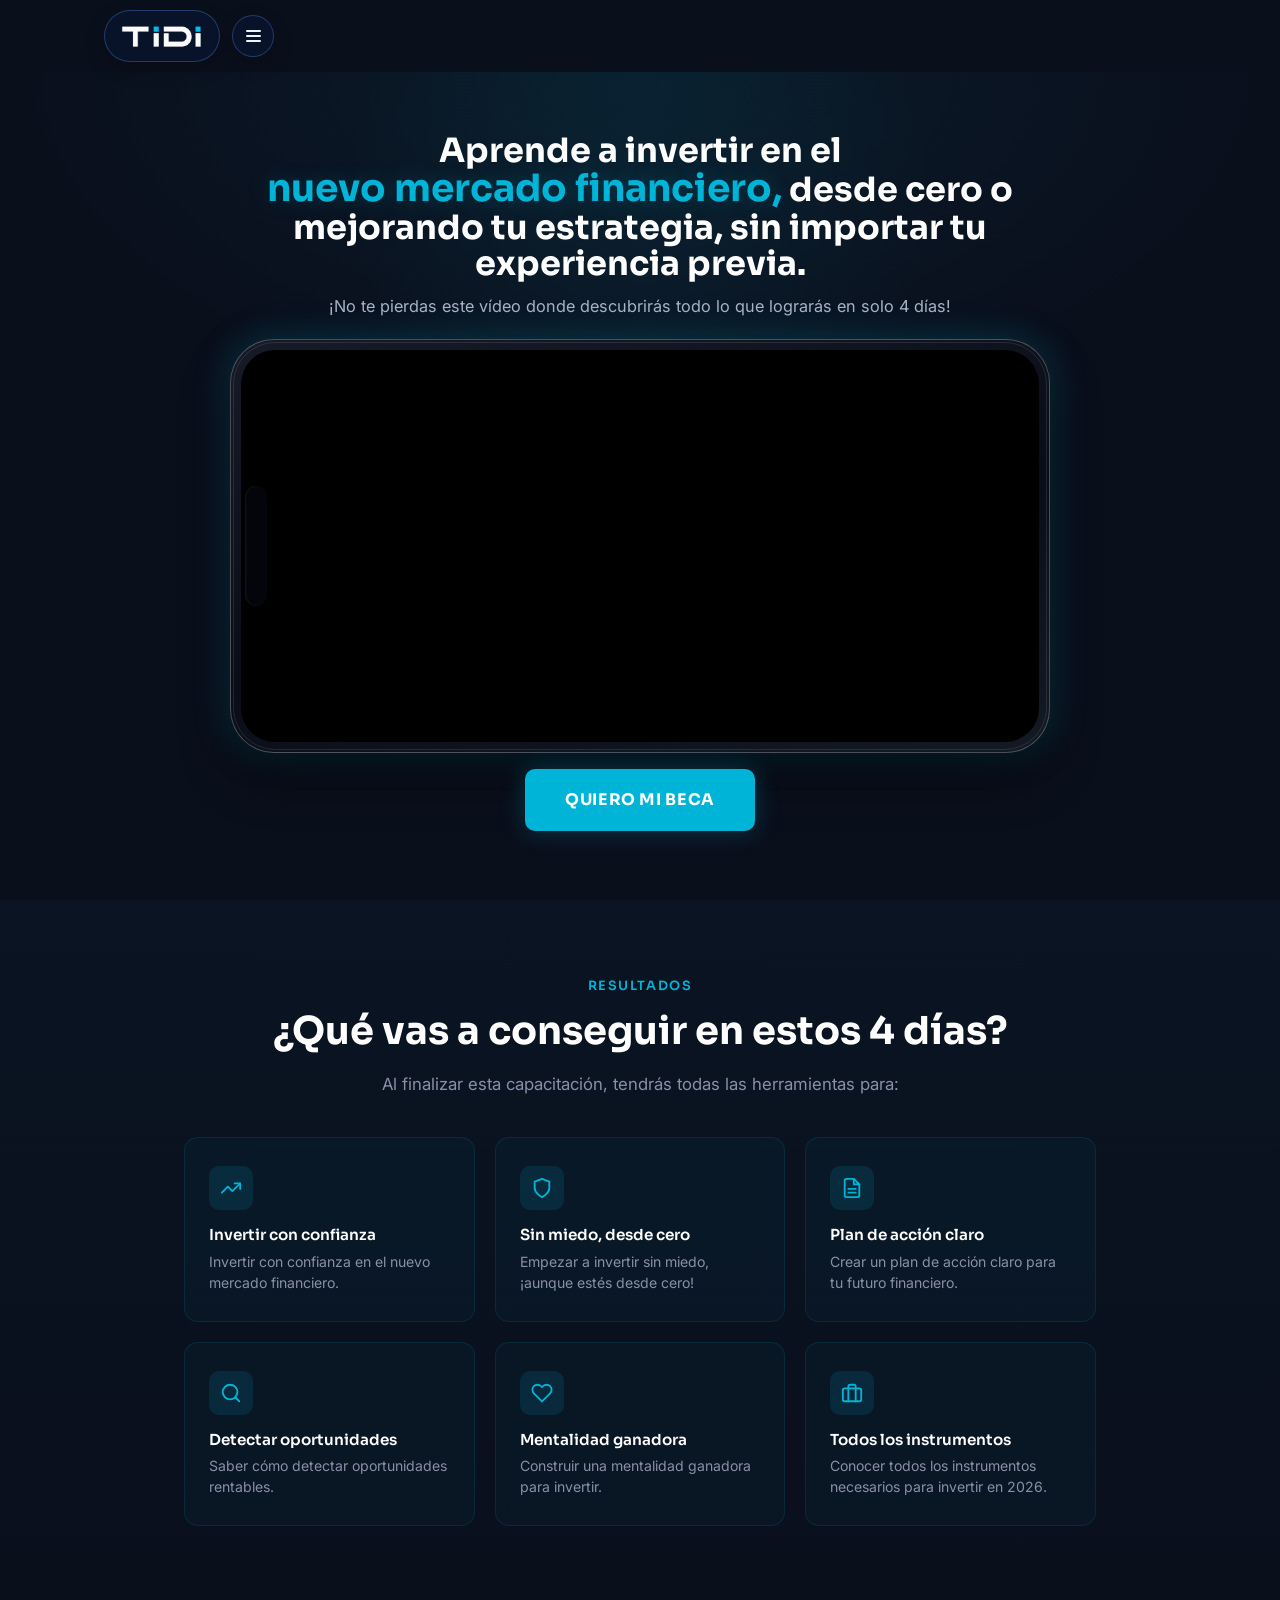
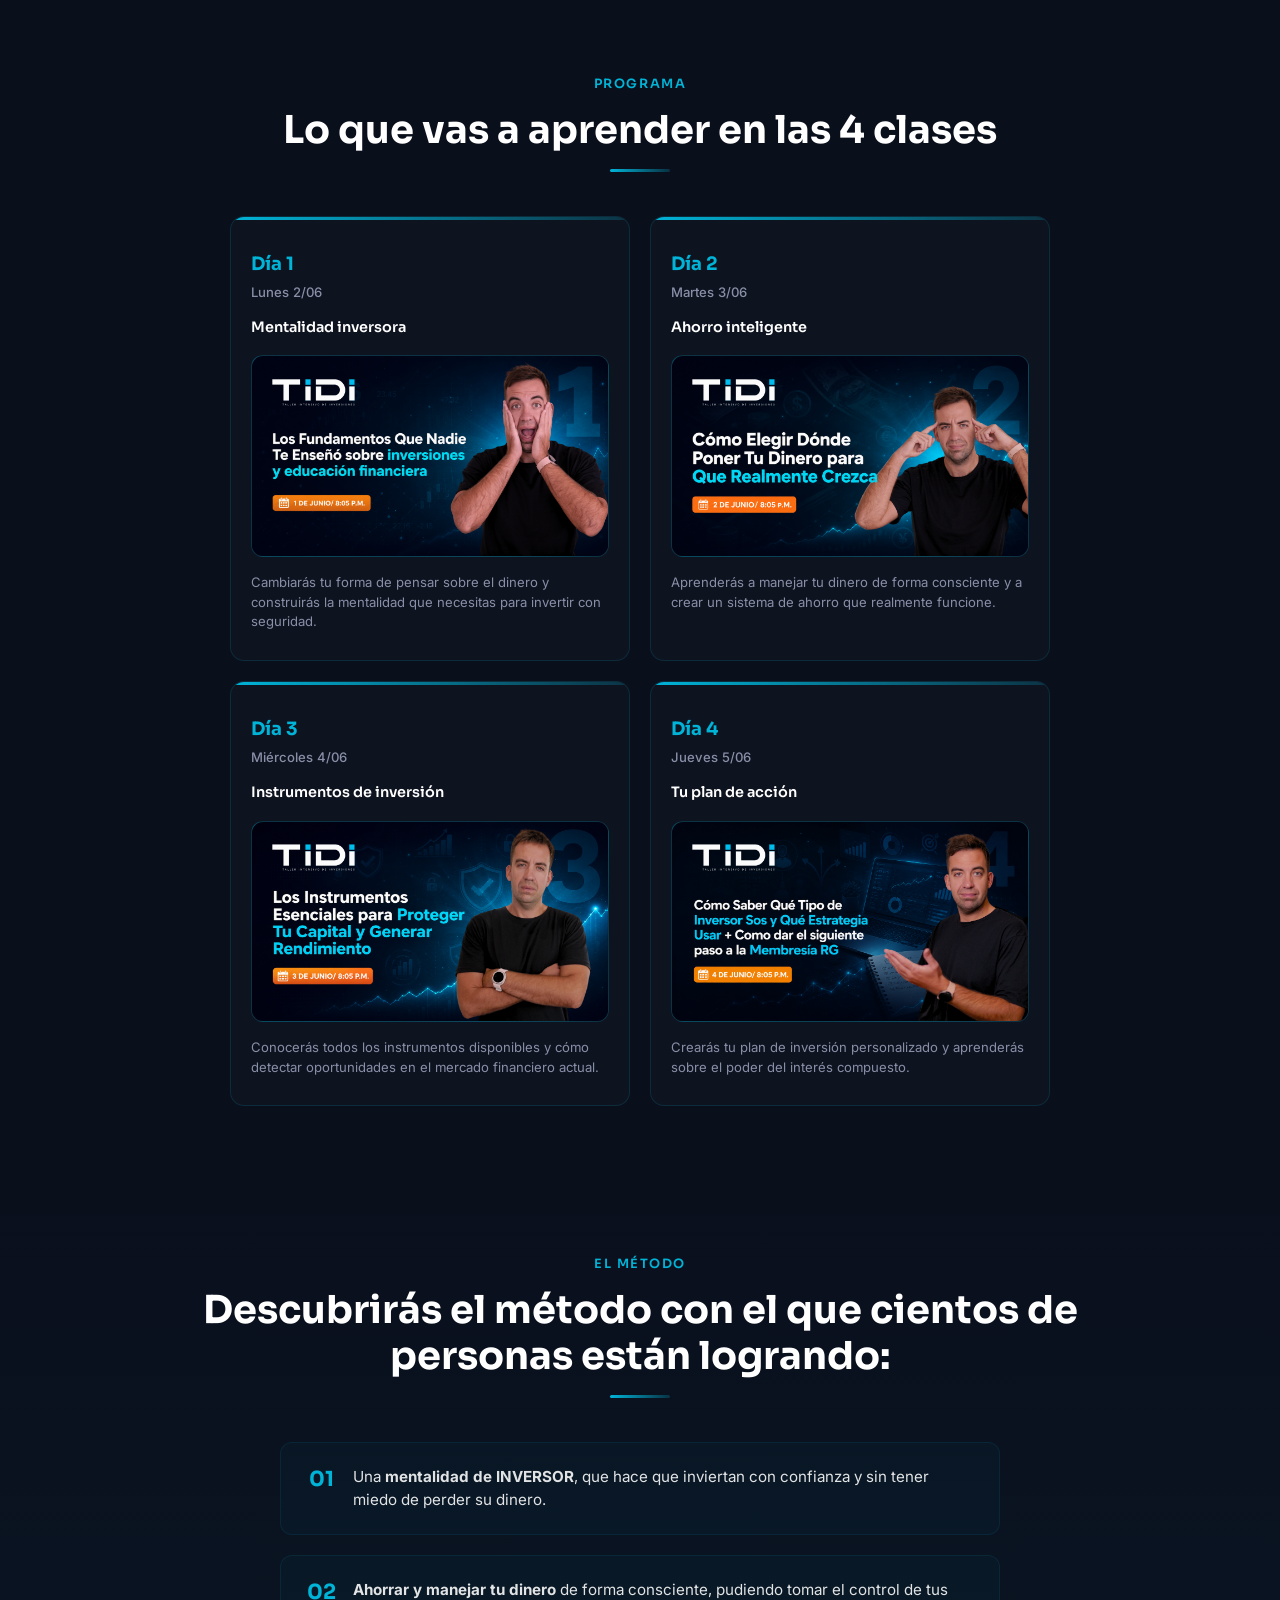
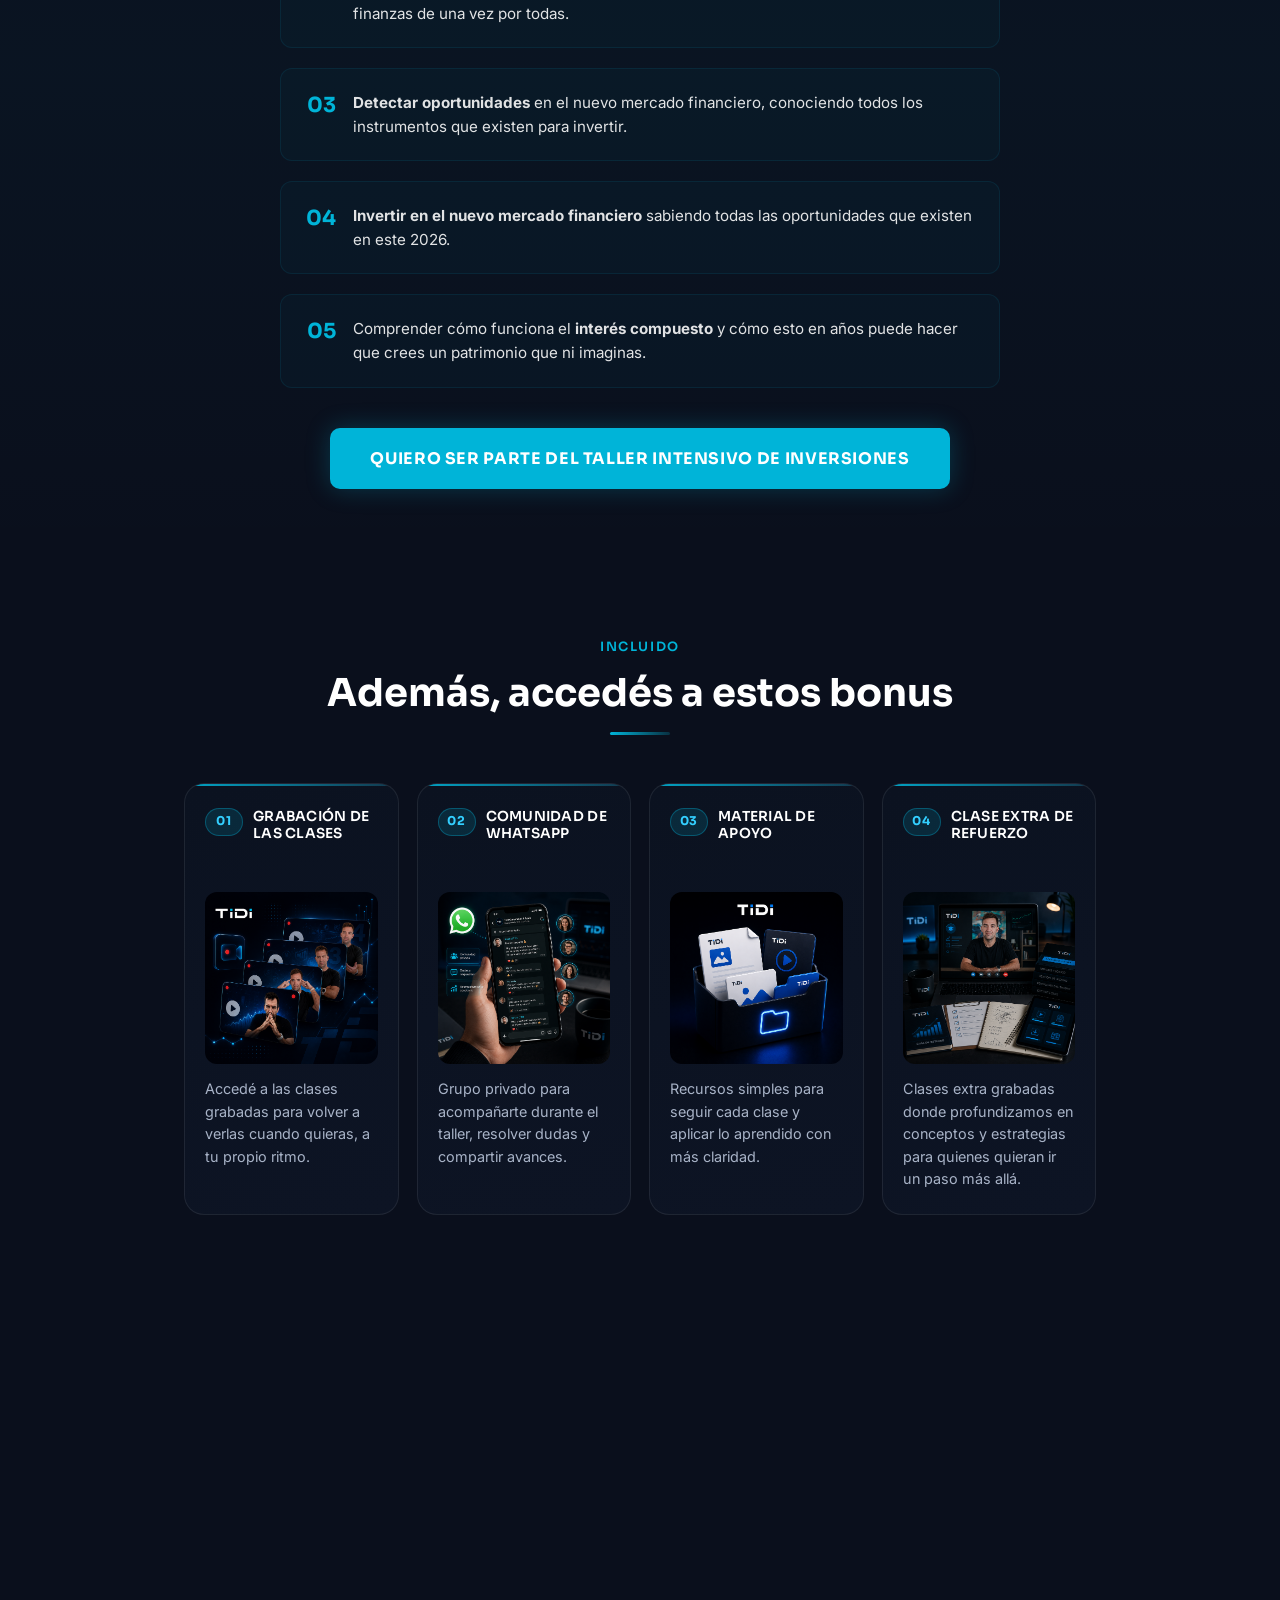
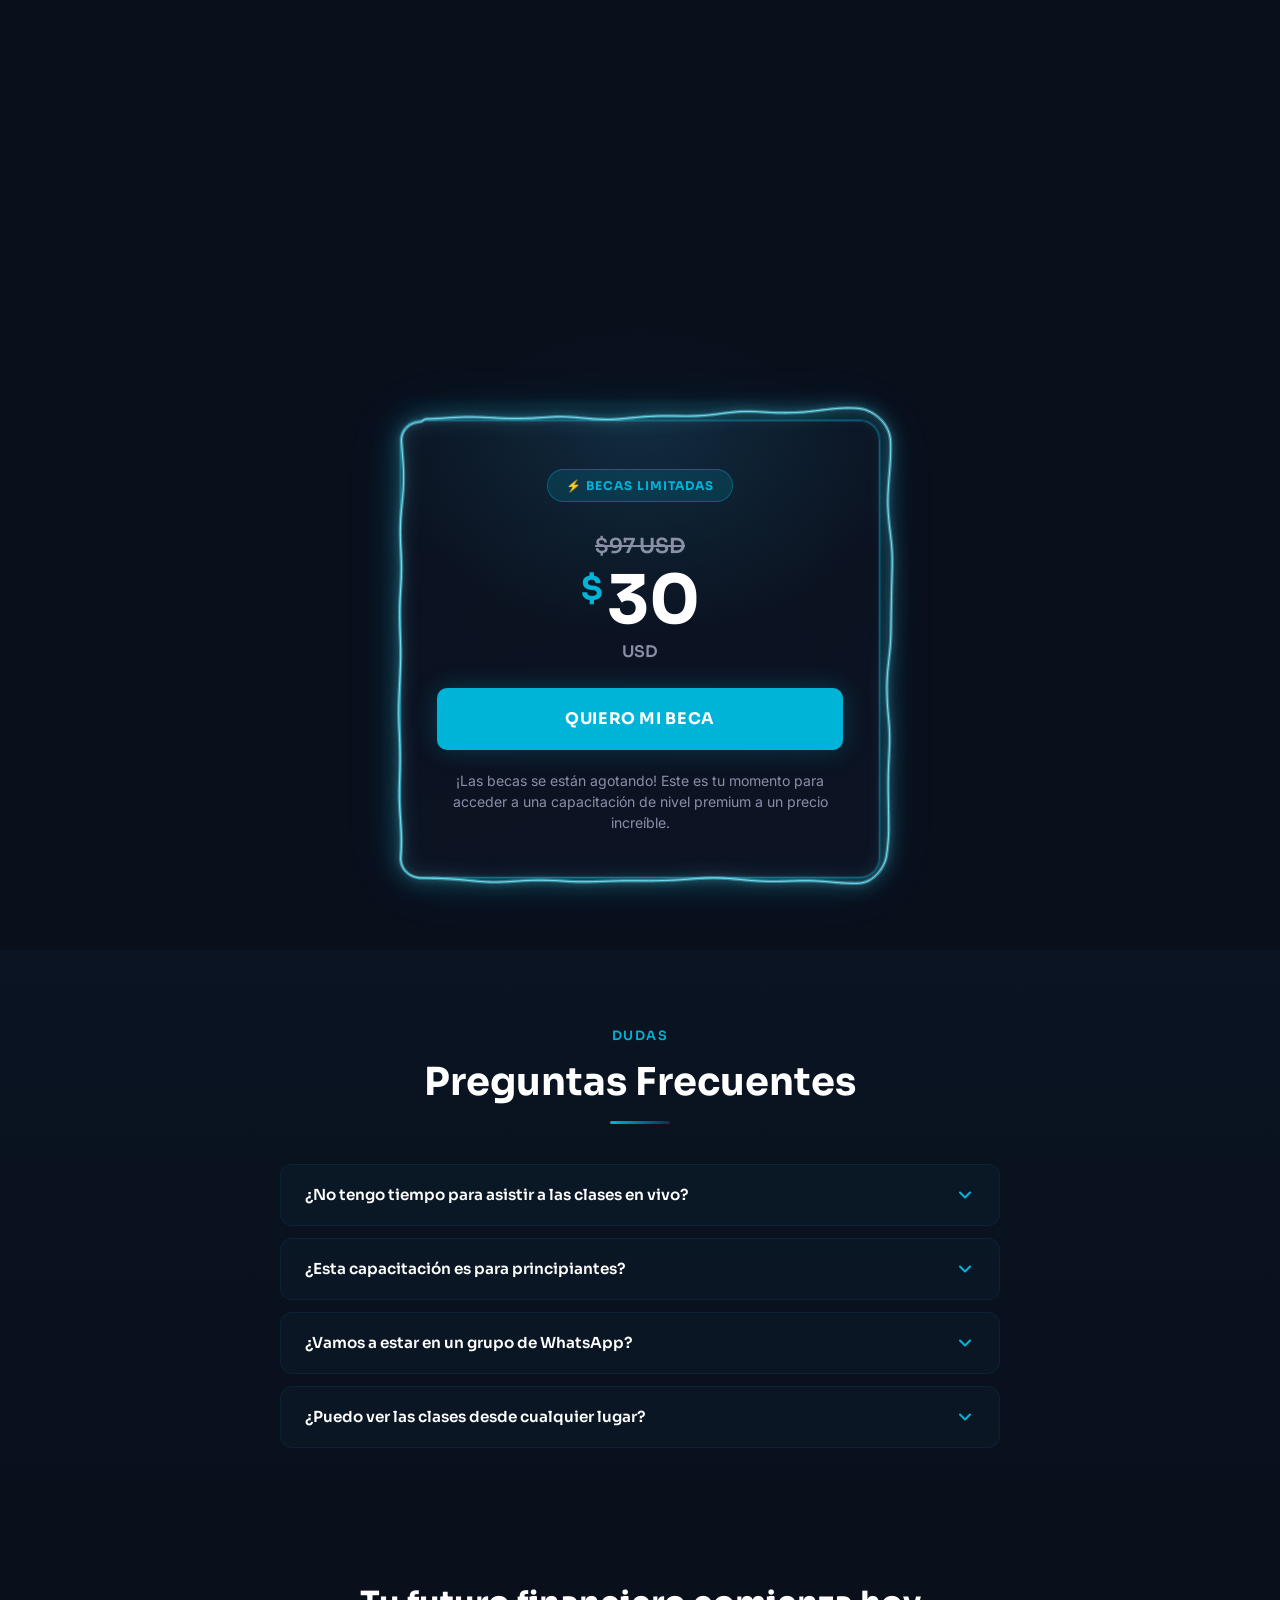
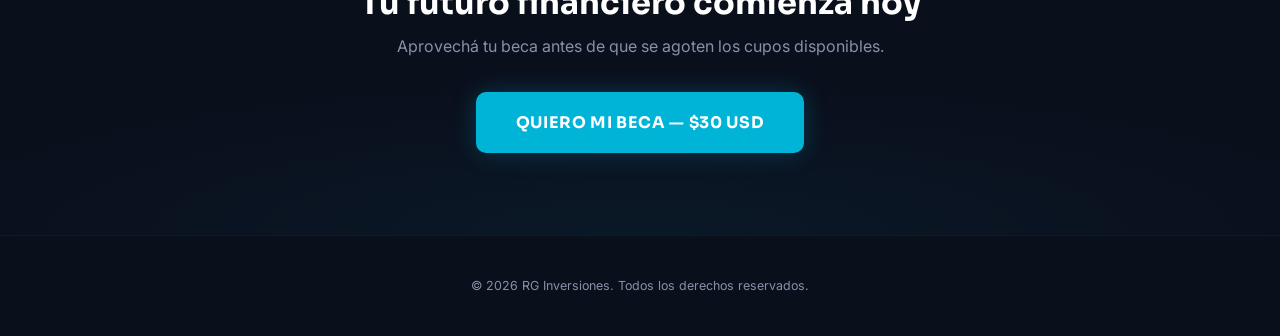
<file: venta/tidi.html>
<!DOCTYPE html>
<html lang="es">
<head>
<meta charset="UTF-8">
<meta name="viewport" content="width=device-width, initial-scale=1.0">
<title>TIDI - Taller Intensivo de Inversiones</title>
<link rel="icon" type="image/png" href="favicom.png">
<link rel="preconnect" href="https://fonts.googleapis.com">
<link rel="preconnect" href="https://fonts.gstatic.com" crossorigin>
<link href="https://fonts.googleapis.com/css2?family=Sora:wght@400;600;700&family=Inter:wght@400;500;600;700&display=swap" rel="stylesheet">
<template id="__bundler_thumbnail">
<svg viewBox="0 0 80 56" xmlns="http://www.w3.org/2000/svg">
  <rect width="80" height="56" fill="#0A0F1C"/>
  <rect x="24" y="16" width="32" height="24" rx="3" fill="none" stroke="#00B4D8" stroke-width="1.5"/>
  <text x="40" y="32" text-anchor="middle" fill="#00B4D8" font-size="8" font-family="sans-serif" font-weight="700">TPI</text>
</svg>
</template>
<style>
/* ── Reset & Base ── */
*,*::before,*::after{box-sizing:border-box;margin:0;padding:0}
html{scroll-behavior:smooth;-webkit-text-size-adjust:100%;overflow-x:hidden;width:100%}
body{
  font-family:'Inter',sans-serif;font-weight:400;
  background:#0A0F1C;color:#fff;
  line-height:1.6;overflow-x:hidden;
  width:100%;
  -webkit-font-smoothing:antialiased;
  padding-top:72px;
}
#top{overflow-x:clip}
img{max-width:100%;display:block}
a{text-decoration:none;color:inherit}

/* ── Typography ── */
h1,h2,h3,h4{font-family:'Sora',sans-serif;font-weight:700;line-height:1.2}
.text-secondary{color:#8A8FA8}
.text-accent{color:#00B4D8}

/* ── Layout ── */
.container{width:100%;max-width:960px;margin:0 auto;padding:0 24px}
section{padding:52px 0}
@media(min-width:768px){section{padding:72px 0}}

/* ── Section titles ── */
.section-label{
  font-family:'Sora',sans-serif;font-weight:600;font-size:.8rem;
  letter-spacing:.12em;text-transform:uppercase;color:#00B4D8;
  margin-bottom:12px;display:inline-block;
}
.section-title{font-size:clamp(1.6rem,4vw,2.4rem);margin-bottom:16px}
.section-subtitle{color:#8A8FA8;font-size:1.05rem;max-width:640px}
.section-subtitle--center{margin:0 auto}

/* ── CTA Button ── */
.cta-btn{
  display:inline-flex;align-items:center;justify-content:center;gap:8px;
  background:#00B4D8;color:#fff;
  font-family:'Sora',sans-serif;font-weight:700;font-size:1rem;
  padding:18px 40px;border-radius:10px;border:none;cursor:pointer;
  letter-spacing:.04em;text-transform:uppercase;
  transition:background .25s,transform .2s,box-shadow .25s;
  box-shadow:0 0 24px rgba(0,180,216,.25);
}
.cta-btn:hover{
  background:#00c9f2;transform:translateY(-2px);
  box-shadow:0 0 36px rgba(0,180,216,.4);
}
.cta-btn:active{transform:translateY(0)}

/* ── Scroll reveal ── */
.reveal{opacity:0;transform:translateY(32px);transition:opacity .7s ease,transform .7s ease}
.reveal.visible{opacity:1;transform:translateY(0)}
.reveal-delay-1{transition-delay:.1s}
.reveal-delay-2{transition-delay:.2s}
.reveal-delay-3{transition-delay:.3s}
.reveal-delay-4{transition-delay:.35s}
.reveal-delay-5{transition-delay:.4s}

/* ═══════════════════════════════
   HERO
═══════════════════════════════ */
.hero{
  position:relative;padding:20px 0 34px;min-height:calc(100svh - 72px);
  display:flex;align-items:center;
  background:radial-gradient(ellipse 70% 60% at 50% 0%,rgba(0,180,216,.08),transparent 70%);
  overflow:hidden;
}
.hero::before{
  content:'';position:absolute;top:-180px;left:50%;transform:translateX(-50%);
  width:600px;height:600px;border-radius:50%;
  background:radial-gradient(circle,rgba(0,180,216,.06),transparent 70%);
  pointer-events:none;
}
.hero .container{position:relative;z-index:1}
.hero-badge{
  display:inline-flex;align-items:center;gap:6px;
  background:rgba(0,180,216,.1);border:1px solid rgba(0,180,216,.3);
  border-radius:100px;padding:6px 16px;font-size:.78rem;
  color:#00B4D8;font-weight:600;margin-bottom:28px;
  font-family:'Sora',sans-serif;letter-spacing:.03em;
}
.hero-badge span{font-size:.65rem}
.hero-layout{
  display:grid;grid-template-columns:1fr;gap:16px;align-items:center;
}
.hero-copy{text-align:center;display:flex;flex-direction:column;align-items:center}
.hero h1{
  font-size:clamp(1.32rem,5.1vw,1.75rem);max-width:720px;
  margin:0 auto 10px;line-height:1.12;
}
.hero h1 strong{
  color:#00B4D8;
  display:inline-block;
  font-size:1.12em;
  text-shadow:0 0 22px rgba(0,180,216,.22);
}
.hero-sub{color:#8A8FA8;font-size:.95rem;max-width:560px;margin:0 auto 14px;line-height:1.45}
.hero-points{
  list-style:none;display:flex;flex-wrap:wrap;gap:8px;justify-content:center;
  margin:0 0 20px;padding:0;
}
.hero-points li{
  font-size:.8rem;color:#d7def4;
  max-width:100%;
  border:1px solid rgba(0,180,216,.2);background:rgba(0,180,216,.07);
  padding:6px 10px;border-radius:100px;
}
.hero-cta-group{display:flex;justify-content:center;width:100%}
.hero-media{display:flex;flex-direction:column;align-items:center;gap:14px}
.hero-phone-mockup{
  width:min(100%,680px);
  margin:0 auto;
}
.phone-frame{
  position:relative;
  width:100%;
  aspect-ratio:17.8/9;
  padding:10px;
  border-radius:44px;
  background:linear-gradient(165deg,#171b27 0%,#090d18 55%,#141a24 100%);
  border:1px solid rgba(255,255,255,.25);
  box-shadow:
    0 24px 50px rgba(0,0,0,.48),
    0 0 36px rgba(0,180,216,.26);
}
.phone-frame::before{
  content:'';
  position:absolute;
  inset:2px;
  border-radius:42px;
  border:1px solid rgba(255,255,255,.1);
  pointer-events:none;
}
.phone-notch{
  position:absolute;
  top:50%;
  left:14px;
  transform:translateY(-50%);
  width:22px;
  height:36%;
  max-height:120px;
  border-radius:999px;
  background:#03050a;
  box-shadow:inset 1px 0 2px rgba(255,255,255,.08);
  z-index:2;
  pointer-events:none;
}
.phone-screen{
  position:relative;
  width:100%;
  height:100%;
  border-radius:34px;
  background:#000;
  overflow:hidden;
}
.video-wrapper{
  position:absolute;
  inset:0;
  display:flex;
  align-items:center;
  justify-content:center;
  padding:8px 18px 8px 42px;
}
.video-wrapper iframe{
  width:100%;
  max-width:100%;
  height:auto;
  max-height:100%;
  aspect-ratio:16/9;
  border:0;
  display:block;
}
@media(max-width:480px){
  .hero-phone-mockup{width:100%}
  .phone-frame{border-radius:40px;padding:9px}
  .phone-screen{border-radius:31px}
  .video-wrapper{padding:8px 14px 8px 34px}
}
@media(min-width:920px){
  .hero{--hero-phone-width:min(78vw,820px);padding:18px 0 26px}
  .hero .container{max-width:1180px}
  .hero-layout{grid-template-columns:1fr;gap:20px;align-items:center}
  .hero-copy{text-align:center;align-items:center;justify-content:flex-start;justify-self:center;max-width:860px;padding:0}
  .hero h1,.hero-sub{margin-left:0;margin-right:0}
  .hero h1{font-size:clamp(2rem,2.62vw,2.82rem);max-width:930px;margin-bottom:12px;line-height:1.08}
  .hero-sub{max-width:660px;font-size:1.02rem;line-height:1.48;margin-bottom:0;color:#A8B3C7}
  .hero-points{justify-content:flex-start}
  .hero-media{align-items:center;gap:16px}
  .hero-phone-mockup{width:var(--hero-phone-width);max-width:none;margin-left:auto;margin-right:auto}
  .hero-cta-group{width:var(--hero-phone-width);max-width:none;margin-left:auto;margin-right:auto;justify-content:center}
}

/* ═══════════════════════════════
   QUÉ VAS A CONSEGUIR
═══════════════════════════════ */
.benefits{
  background:linear-gradient(180deg,rgba(0,180,216,.03) 0%,transparent 100%);
}
.benefits-grid{
  display:grid;grid-template-columns:1fr;gap:20px;margin-top:40px;
}
@media(min-width:600px){.benefits-grid{grid-template-columns:1fr 1fr}}
@media(min-width:900px){.benefits-grid{grid-template-columns:1fr 1fr 1fr}}

.benefit-card{
  background:rgba(0,180,216,.04);
  border:1px solid rgba(0,180,216,.12);
  border-radius:14px;padding:28px 24px;
  transition:border-color .3s,background .3s;
}
.benefit-card:hover{
  border-color:rgba(0,180,216,.35);
  background:rgba(0,180,216,.07);
}
.benefit-icon{
  width:44px;height:44px;border-radius:10px;
  background:rgba(0,180,216,.12);
  display:flex;align-items:center;justify-content:center;
  margin-bottom:16px;color:#00B4D8;
}
.benefit-icon svg{width:22px;height:22px}
.benefit-card h4{font-size:.95rem;margin-bottom:6px;font-weight:600}
.benefit-card p{color:#8A8FA8;font-size:.88rem;line-height:1.5}

/* ═══════════════════════════════
   LAS 4 CLASES
═══════════════════════════════ */
.clases{text-align:center}
.clases-grid{
  display:grid;grid-template-columns:1fr;gap:20px;margin-top:44px;
}
@media(min-width:600px){.clases-grid{grid-template-columns:1fr 1fr}}
@media(min-width:900px){.clases-grid{grid-template-columns:repeat(2,minmax(0,1fr));max-width:820px;margin-left:auto;margin-right:auto}}

.clase-card{
  background:rgba(255,255,255,.02);
  border:1px solid rgba(0,180,216,.15);
  border-radius:14px;padding:32px 20px 28px;text-align:left;
  position:relative;overflow:hidden;
  transition:border-color .3s,transform .3s;
}
.clase-card:hover{
  border-color:rgba(0,180,216,.45);
  transform:translateY(-3px);
}
.clase-card::before{
  content:'';position:absolute;top:0;left:0;right:0;height:3px;
  background:linear-gradient(90deg,#00B4D8,rgba(0,180,216,.2));
  border-radius:14px 14px 0 0;
}
.clase-cover{
  width:100%;
  height:auto;
  aspect-ratio:16/9;
  border-radius:12px;
  margin:18px 0 16px;
  border:1px solid rgba(0,180,216,.16);
  background:
    linear-gradient(160deg,rgba(0,180,216,.18),transparent 38%),
    radial-gradient(circle at 70% 20%,rgba(51,207,255,.16),transparent 34%),
    rgba(0,180,216,.045);
  display:flex;
  align-items:center;
  justify-content:center;
  color:rgba(168,179,199,.72);
  font-family:'Sora',sans-serif;
  font-size:.72rem;
  font-weight:700;
  letter-spacing:.12em;
  text-transform:uppercase;
  overflow:hidden;
  object-fit:cover;
}
.clase-day{
  font-family:'Sora',sans-serif;font-weight:700;font-size:1.15rem;
  color:#00B4D8;margin-bottom:4px;
}
.clase-date{color:#8A8FA8;font-size:.82rem;margin-bottom:14px;font-weight:500}
.clase-card h4{font-size:.9rem;font-weight:600;line-height:1.4}
.clase-card p{color:#8A8FA8;font-size:.82rem;margin-top:8px;line-height:1.5}

/* ═══════════════════════════════
   MÉTODO / RESULTADOS
═══════════════════════════════ */
.metodo{
  background:linear-gradient(180deg,transparent,rgba(0,180,216,.03) 50%,transparent);
}
.metodo .container{text-align:center}
.results-list{
  max-width:720px;margin:44px auto 40px;text-align:left;
  display:flex;flex-direction:column;gap:20px;
}
.result-item{
  display:flex;gap:16px;align-items:flex-start;
  background:rgba(0,180,216,.03);
  border:1px solid rgba(0,180,216,.1);
  border-radius:12px;padding:22px 24px;
  transition:border-color .3s;
}
.result-item:hover{border-color:rgba(0,180,216,.35)}
.result-num{
  font-family:'Sora',sans-serif;font-weight:700;font-size:1.3rem;
  color:#00B4D8;flex-shrink:0;width:32px;text-align:center;
  line-height:1.4;
}
.result-item p{font-size:.95rem;line-height:1.55;color:rgba(255,255,255,.88)}

/* ═══════════════════════════════
   BONUS
═══════════════════════════════ */
.bonus{text-align:center}
.bonus-carousel{
  margin-top:40px;
  overflow:visible;
  padding:8px 0 0;
}
.bonus-track{
  display:grid;
  grid-template-columns:repeat(3,minmax(0,1fr));
  gap:16px;
}
.bonus-card{
  position:relative;
  isolation:isolate;
  min-height:220px;
  background:linear-gradient(165deg,#0B1220 0%,#0D1424 100%);
  border:1px solid rgba(255,255,255,0.08);
  border-radius:20px;
  padding:24px 20px;
  text-align:left;
  scroll-snap-align:start;
  overflow:hidden;
  transition:border-color .25s ease,box-shadow .25s ease,transform .25s ease;
}
.bonus-card::before{
  content:'';position:absolute;top:0;left:0;right:0;height:2px;
  background:linear-gradient(90deg,rgba(0,180,216,.9),rgba(51,207,255,.2));
}
.bonus-card::after{
  content:'';
  position:absolute;
  inset:0;
  border-radius:inherit;
  pointer-events:none;
  background:radial-gradient(220px circle at var(--glow-x,50%) var(--glow-y,50%),rgba(0,180,216,.16),transparent 65%);
  opacity:0;
  transition:opacity .2s ease;
  z-index:-1;
}
.bonus-card:hover{
  border-color:rgba(51,207,255,.35);
  box-shadow:0 10px 26px rgba(0,0,0,.35),0 0 0 1px rgba(0,180,216,.12) inset;
  transform:translateY(-2px);
}
.bonus-card:hover::after{opacity:1}
.bonus-meta{display:flex;align-items:flex-start;gap:10px;margin-bottom:4px;min-height:80px}
.bonus-badge{
  display:inline-flex;align-items:center;justify-content:center;
  width:38px;height:28px;
  background:rgba(0,180,216,.14);
  border:1px solid rgba(0,180,216,.34);
  color:#33CFFF;font-size:.76rem;font-weight:700;
  padding:0;border-radius:999px;
  font-family:'Sora',sans-serif;letter-spacing:.08em;text-transform:uppercase;
  white-space:nowrap;
  flex-shrink:0;
}
.bonus-card h4{font-size:1.04rem;font-weight:600;margin:0 0 10px;color:#fff;line-height:1.35}
.bonus-meta h4{flex:1;margin:0;font-size:.86rem;letter-spacing:.02em;line-height:1.24}
.bonus-card p{color:#A8B3C7;font-size:.9rem;line-height:1.56;overflow-wrap:anywhere}
.bonus-photo-placeholder{
  width:100%;
  height:auto;
  aspect-ratio:1/1;
  border-radius:12px;
  margin-bottom:14px;
  object-fit:cover;
  display:block;
}
@media(max-width:899px){
  .bonus-track{
    grid-template-columns:1fr;
    gap:14px;
  }
  .bonus-card{
    min-height:0;
    padding:20px 16px;
    border-radius:16px;
  }
  .bonus-card h4{font-size:1rem}
  .bonus-meta{min-height:0}
  .bonus-card p{font-size:.95rem;line-height:1.5}
}

@media(min-width:900px) and (max-width:1099px){
  .bonus-track{grid-template-columns:repeat(2,minmax(0,1fr))}
}
@media(min-width:1100px){
  .bonus-track{grid-template-columns:repeat(8,minmax(0,1fr));gap:18px}
  .bonus-card{grid-column:span 2}
  .bonus-card:nth-child(5){grid-column:2 / span 2}
  .bonus-card:nth-child(6){grid-column:4 / span 2}
  .bonus-card:nth-child(7){grid-column:6 / span 2}
}

/* ═══════════════════════════════
   PRECIO
═══════════════════════════════ */
.precio{text-align:center;position:relative}
.precio::before{
  content:'';position:absolute;top:50%;left:50%;transform:translate(-50%,-50%);
  width:500px;height:500px;border-radius:50%;
  background:radial-gradient(circle,rgba(0,180,216,.06),transparent 70%);
  pointer-events:none;
}
.precio .container{position:relative;z-index:1}
.price-card{
  max-width:480px;margin:36px auto 0;
  background:rgba(0,180,216,.04);
  border:1px solid rgba(0,180,216,.3);
  border-radius:20px;padding:48px 36px 44px;
  position:relative;overflow:hidden;
}
.price-card::before{
  content:'';position:absolute;top:0;left:0;right:0;height:4px;
  background:linear-gradient(90deg,#00B4D8,#0090aa,#00B4D8);
}
.price-badge{
  display:inline-flex;align-items:center;gap:6px;
  background:rgba(0,180,216,.15);border:1px solid rgba(0,180,216,.35);
  color:#00B4D8;font-family:'Sora',sans-serif;font-weight:700;
  font-size:.75rem;letter-spacing:.08em;text-transform:uppercase;
  padding:6px 18px;border-radius:100px;margin-bottom:28px;
  animation:pulse-badge 2.5s ease-in-out infinite;
}
@keyframes pulse-badge{
  0%,100%{box-shadow:0 0 8px rgba(0,180,216,.2)}
  50%{box-shadow:0 0 20px rgba(0,180,216,.4)}
}
.price-old{
  color:#8A8FA8;font-size:1.3rem;text-decoration:line-through;
  font-family:'Sora',sans-serif;font-weight:600;margin-bottom:4px;
}
.price-current{
  font-family:'Sora',sans-serif;font-weight:700;
  font-size:clamp(3rem,8vw,4.2rem);color:#fff;line-height:1;
  margin-bottom:4px;
}
.price-current span{font-size:.5em;vertical-align:super;margin-right:4px;color:#00B4D8}
.price-currency{
  color:#8A8FA8;font-size:1rem;font-weight:600;
  font-family:'Sora',sans-serif;margin-bottom:24px;
}
.price-note{
  color:#8A8FA8;font-size:.88rem;margin-top:20px;
  max-width:380px;margin-left:auto;margin-right:auto;line-height:1.5;
}
.price-cta{width:100%}


.offer-card--electric{
  overflow:visible;
  --cyan:#00B4D8;
  --cyan-soft:#33CFFF;
  --bg-card:#0B1220;
  --border:rgba(0,180,216,0.45);
  isolation:isolate;
  background:
    radial-gradient(140% 110% at 50% 0%,rgba(51,207,255,.14),transparent 42%),
    linear-gradient(165deg,rgba(11,18,32,.96),rgba(13,20,36,.92));
  border:1px solid var(--border);
  box-shadow:
    0 0 0 1px rgba(0,180,216,.18),
    0 0 34px rgba(0,180,216,.24),
    0 0 58px rgba(0,180,216,.12),
    inset 0 0 0 1px rgba(51,207,255,.12);
}
.offer-card--electric::before{
  content:'';
  position:absolute;
  inset:-18px;
  border-radius:30px;
  pointer-events:none;
  z-index:-1;
  background:
    radial-gradient(70% 64% at 50% 8%,rgba(89,235,255,.22),rgba(0,180,216,.08) 55%,transparent 86%),
    radial-gradient(86% 72% at 50% 100%,rgba(51,207,255,.18),transparent 74%);
  filter:blur(3px);
  opacity:.76;
  animation:electric-glow-pulse 1.15s steps(2,end) infinite;
}
.offer-card--electric::after{
  content:'';
  display:none;
}
@keyframes electric-glow-pulse{
  0%,100%{opacity:.5;transform:scale(1)}
  50%{opacity:.86;transform:scale(1.012)}
}
.electric-border-canvas{
  position:absolute;
  top:50%;
  left:50%;
  transform:translate(-50%,-50%);
  pointer-events:none;
  z-index:0;
}
.offer-card--electric > :not(.electric-border-canvas){position:relative;z-index:1}
@media (prefers-reduced-motion: reduce){
  .offer-card--electric::before{animation:none;opacity:.85}
}

/* ═══════════════════════════════
   FAQ
═══════════════════════════════ */
.faq{
  background:linear-gradient(180deg,rgba(0,180,216,.03),transparent);
}
.faq-list{max-width:720px;margin:40px auto 0;display:flex;flex-direction:column;gap:12px}
.faq-item{
  border:1px solid rgba(0,180,216,.12);
  border-radius:12px;overflow:hidden;
  transition:border-color .3s;
}
.faq-item.open{border-color:rgba(0,180,216,.3)}
.faq-q{
  width:100%;
  border:0;
  color:#fff;
  display:flex;align-items:center;justify-content:space-between;gap:16px;
  padding:20px 24px;cursor:pointer;
  font-family:'Sora',sans-serif;font-weight:600;font-size:.95rem;
  background:rgba(0,180,216,.03);transition:background .3s;
  -webkit-user-select:none;user-select:none;
  text-align:left;
}
.faq-q:hover{background:rgba(0,180,216,.06)}
.faq-item.open .faq-q{
  background:rgba(0,180,216,.045);
  padding-bottom:18px;
}
.faq-chevron{
  flex-shrink:0;width:20px;height:20px;
  transition:transform .35s ease;color:#00B4D8;
}
.faq-item.open .faq-chevron{transform:rotate(180deg)}
.faq-a{
  max-height:0;overflow:hidden;
  transition:max-height .4s ease,padding .3s;
}
.faq-item.open .faq-a{max-height:300px}
.faq-a-inner{padding:8px 24px 22px;color:#A8B3C7;font-size:.92rem;line-height:1.62}

/* ═══════════════════════════════
   CTA FINAL
═══════════════════════════════ */
.cta-final{
  text-align:center;padding:64px 0 82px;
  background:radial-gradient(ellipse 60% 50% at 50% 100%,rgba(0,180,216,.06),transparent);
}
.cta-final h2{font-size:clamp(1.4rem,3.5vw,2rem);margin-bottom:12px}
.cta-final p{color:#8A8FA8;margin-bottom:32px;font-size:1rem}

/* ── Dividers ── */
.divider{
  width:60px;height:3px;border-radius:3px;
  background:linear-gradient(90deg,#00B4D8,rgba(0,180,216,.2));
  margin:0 auto 32px;
}
.divider-left{margin:0 0 32px}

/* ── Instructor placeholder ── */
.instructor-placeholder{
  width:100%;max-width:280px;aspect-ratio:3/4;
  border-radius:16px;overflow:hidden;
  border:1px solid rgba(0,180,216,.15);
  background:repeating-linear-gradient(
    -45deg,
    rgba(0,180,216,.04),rgba(0,180,216,.04) 8px,
    transparent 8px,transparent 16px
  );
  display:flex;align-items:center;justify-content:center;
  color:#8A8FA8;font-size:.75rem;text-align:center;
  font-family:'Inter',monospace;letter-spacing:.02em;padding:20px;
}

/* ── Footer ── */
footer{
  text-align:center;padding:40px 24px;
  border-top:1px solid rgba(0,180,216,.08);
  color:#8A8FA8;font-size:.78rem;
}


@media(max-width:767px){
  .container{padding:0 14px}
  .hero{min-height:auto;padding:12px 0 18px;align-items:flex-start}
  .hero .container{padding:0 20px}
  .hero-layout{gap:18px}
  .hero-copy{padding-top:8px}
  .hero h1{font-size:clamp(1.18rem,5.05vw,1.4rem);max-width:360px;margin-bottom:10px;line-height:1.18}
  .hero-sub{font-size:.86rem;max-width:350px;margin-bottom:0;line-height:1.42}
  .hero-media{gap:16px;width:100%}
  .phone-frame{padding:8px}
  .video-wrapper{padding:8px 14px 8px 34px}
  .section-title{margin-bottom:12px}
  .section-subtitle{font-size:1rem}
  .benefits-grid,.clases-grid,.results-list,.bonus-carousel,.faq-list{margin-top:28px}
  .price-card{padding:30px 14px 26px}
  .faq-q{padding:16px 14px}
  .faq-a-inner{padding:0 14px 16px}
  .cta-final{padding:40px 0 34px}
  .cta-final p{margin-bottom:24px}
  footer{padding:28px 24px 34px}
  .cta-btn{width:100%;padding:16px 14px;font-size:.92rem;line-height:1.25;white-space:normal}
}

/* ── Responsive helpers ── */
.hide-mobile{display:none}
@media(min-width:768px){.hide-mobile{display:block}}
.text-center{text-align:center}

/* ── Bubble Menu (TIDI) ── */
.bubble-menu{
  position:fixed;
  top:10px;
  left:0;
  width:100%;
  z-index:1200;
  pointer-events:none;
}
.bubble-menu-inner{
  position:relative;
  max-width:1100px;
  margin:0 auto;
  padding:0 14px;
  display:flex;
  align-items:center;
  justify-content:space-between;
  gap:12px;
  transition:transform .28s ease;
}
.bubble-menu.is-compact .bubble-menu-inner{transform:translateX(-30px)}
.bubble-menu.is-mobile-scrolled .bubble-brand{display:none}
.bubble-link--inicio{display:none}
.bubble-brand,
.bubble-toggle,
.bubble-link{
  pointer-events:auto;
  background:rgba(8,20,44,.9);
  color:#EAF6FF;
  border:1px solid rgba(64,110,188,.45);
  border-radius:999px;
  box-shadow:0 7px 20px rgba(0,0,0,.2);
}
.bubble-brand{
  display:inline-flex;
  align-items:center;
  justify-content:center;
  padding:8px 14px;
  min-height:42px;
}
.bubble-brand img{
  width:86px;
  height:auto;
}
.bubble-toggle{
  width:42px;
  height:42px;
  display:inline-flex;
  align-items:center;
  justify-content:center;
  cursor:pointer;
  transition:transform .32s ease,box-shadow .32s ease,background-color .32s ease;
}
.bubble-toggle:hover{transform:translateY(-1px);box-shadow:0 10px 22px rgba(0,180,216,.2)}
.bubble-toggle:focus-visible,.bubble-link:focus-visible{
  outline:2px solid #00B4D8;
  outline-offset:2px;
}
.bubble-toggle-line{
  width:15px;height:1.8px;border-radius:10px;background:#EAF6FF;position:relative;
  transition:transform .32s ease,opacity .22s ease;
}
.bubble-toggle-line::before,.bubble-toggle-line::after{
  content:'';position:absolute;left:0;width:15px;height:1.8px;border-radius:10px;background:#EAF6FF;
  transition:transform .32s ease,top .32s ease,bottom .32s ease;
}
.bubble-toggle-line::before{top:-5px}
.bubble-toggle-line::after{bottom:-5px}
.bubble-links{
  position:static;
  display:flex;
  flex-direction:row;
  align-items:center;
  justify-content:flex-end;
  gap:8px;
  margin-left:auto;
  pointer-events:none;
}
.bubble-link{
  display:inline-flex;
  align-items:center;
  justify-content:center;
  min-height:40px;
  padding:9px 16px;
  font-family:'Sora',sans-serif;
  font-size:.83rem;
  font-weight:600;
  letter-spacing:.01em;
  opacity:0;
  transform:translateY(-10px) scale(.95);
  transition:opacity .36s ease,transform .36s ease,color .25s ease;
}
.bubble-link:hover{color:#58D9F3}
.bubble-menu.is-open .bubble-links{pointer-events:auto}
.bubble-menu.is-open .bubble-link{opacity:1;transform:translateY(0) scale(1)}
.bubble-menu.is-open .bubble-link:nth-child(1){transition-delay:.05s}
.bubble-menu.is-open .bubble-link:nth-child(2){transition-delay:.1s}
.bubble-menu.is-open .bubble-link:nth-child(3){transition-delay:.15s}
.bubble-menu.is-open .bubble-link:nth-child(4){transition-delay:.2s}
.bubble-menu.is-open .bubble-toggle-line{transform:rotate(45deg)}
.bubble-menu.is-open .bubble-toggle-line::before{top:0;transform:rotate(90deg)}
.bubble-menu.is-open .bubble-toggle-line::after{bottom:0;opacity:0}
@media(min-width:980px){
  .bubble-link--inicio{display:none}
  .bubble-menu.is-compact .bubble-menu-inner{transform:translateX(-44px)}
  .bubble-links{
    transform:none;
    justify-content:flex-end;
    flex-wrap:wrap;
    gap:10px;
  }
  .bubble-link{min-width:108px}
}
@media(min-width:561px) and (max-width:979px){
  .bubble-link--inicio{display:none}
  .bubble-links{position:static;margin-left:auto}
}
@media(max-width:560px){
  body{padding-top:64px}
  .bubble-menu-inner{transition:none;transform:none !important}
  .bubble-menu.is-compact .bubble-menu-inner{transform:none}
  .bubble-brand{padding:8px 12px;min-height:40px}
  .bubble-brand img{width:78px}
  .bubble-toggle{
    width:40px;height:40px;
    position:fixed;
    right:14px;
    top:10px;
  }
  .bubble-link--inicio{display:inline-flex}
  .bubble-links{
    position:absolute;
    top:56px;
    left:14px;
    right:auto;
    margin-left:0;
    max-width:calc(100vw - 28px);
    width:calc(100vw - 28px);
    flex-direction:column;
    align-items:stretch;
    gap:10px;
  }
  .bubble-link{
    width:100%;
    min-height:44px;
    justify-content:flex-start;
    padding:10px 18px;
    border-radius:16px;
    background:rgba(8,20,44,.96);
    border-color:rgba(64,110,188,.5);
  }
  .bubble-menu.is-open .bubble-links{
    pointer-events:auto;
  }
}
</style>
</head>
<body>
<div class="bubble-menu" id="bubbleMenu">
  <div class="bubble-menu-inner">
    <a class="bubble-brand" href="#top" aria-label="Ir al inicio de TIDI">
      <img src="Logo-Final.png" alt="Logo oficial TIDI" loading="eager" decoding="async">
    </a>
    <button class="bubble-toggle" type="button" id="bubbleToggle" aria-expanded="false" aria-controls="bubbleLinks" aria-label="Abrir menú">
      <span class="bubble-toggle-line" aria-hidden="true"></span>
    </button>
    <nav class="bubble-links" id="bubbleLinks" aria-label="Navegación principal">
      <a class="bubble-link bubble-link--inicio" href="#top">Inicio</a>
      <a class="bubble-link" href="#incluye">Qué incluye</a>
      <a class="bubble-link" href="#bonus">Bonus</a>
      <a class="bubble-link" href="#precio">Precio</a>
      <a class="bubble-link" href="#faq">FAQ</a>
    </nav>
  </div>
</div>

<!-- ════════════ HERO ════════════ -->
<section class="hero" id="top">
  <div class="container">
    <div class="hero-layout">
      <div class="hero-copy">
        <h1 class="reveal">
          Aprende a invertir en el <strong>nuevo mercado financiero,</strong> desde cero o mejorando tu estrategia, sin importar tu experiencia previa.
        </h1>
        <p class="hero-sub reveal">
          ¡No te pierdas este vídeo donde descubrirás todo lo que lograrás en solo 4 días!
        </p>
      </div>
      <div class="hero-media">
        <div class="hero-phone-mockup reveal">
          <div class="phone-frame">
            <div class="phone-notch" aria-hidden="true"></div>
            <div class="phone-screen">
              <div class="video-wrapper">
                <iframe width="560" height="315" src="https://www.youtube.com/embed/9Nlkk4RD5FU?si=xIw5KHE2s3tgLwCB" title="YouTube video player" allow="accelerometer; autoplay; clipboard-write; encrypted-media; gyroscope; picture-in-picture; web-share" referrerpolicy="strict-origin-when-cross-origin" allowfullscreen></iframe>
              </div>
            </div>
          </div>
        </div>
        <div class="hero-cta-group reveal">
          <a href="https://pay.hotmart.com/B99716351M?off=2gziue0m&checkoutMode=10&offDiscount=PMOTGF" class="cta-btn" target="_blank" rel="noopener">
            QUIERO MI BECA
          </a>
        </div>
      </div>
    </div>
  </div>
</section>

<!-- ════════════ QUÉ VAS A CONSEGUIR ════════════ -->
<section class="benefits" id="incluye">
  <div class="container">
    <div class="text-center">
      <span class="section-label reveal">Resultados</span>
      <h2 class="section-title reveal">¿Qué vas a conseguir en estos 4 días?</h2>
      <p class="section-subtitle section-subtitle--center reveal">Al finalizar esta capacitación, tendrás todas las herramientas para:</p>
    </div>
    <div class="benefits-grid">
      <!-- 1 -->
      <div class="benefit-card reveal reveal-delay-1">
        <div class="benefit-icon">
          <svg viewBox="0 0 24 24" fill="none" stroke="currentColor" stroke-width="2" stroke-linecap="round" stroke-linejoin="round"><polyline points="22 7 13.5 15.5 8.5 10.5 2 17"></polyline><polyline points="16 7 22 7 22 13"></polyline></svg>
        </div>
        <h4>Invertir con confianza</h4>
        <p>Invertir con confianza en el nuevo mercado financiero.</p>
      </div>
      <!-- 2 -->
      <div class="benefit-card reveal reveal-delay-2">
        <div class="benefit-icon">
          <svg viewBox="0 0 24 24" fill="none" stroke="currentColor" stroke-width="2" stroke-linecap="round" stroke-linejoin="round"><path d="M12 22s8-4 8-10V5l-8-3-8 3v7c0 6 8 10 8 10z"></path></svg>
        </div>
        <h4>Sin miedo, desde cero</h4>
        <p>Empezar a invertir sin miedo, ¡aunque estés desde cero!</p>
      </div>
      <!-- 3 -->
      <div class="benefit-card reveal reveal-delay-3">
        <div class="benefit-icon">
          <svg viewBox="0 0 24 24" fill="none" stroke="currentColor" stroke-width="2" stroke-linecap="round" stroke-linejoin="round"><path d="M14 2H6a2 2 0 0 0-2 2v16a2 2 0 0 0 2 2h12a2 2 0 0 0 2-2V8z"></path><polyline points="14 2 14 8 20 8"></polyline><line x1="16" y1="13" x2="8" y2="13"></line><line x1="16" y1="17" x2="8" y2="17"></line></svg>
        </div>
        <h4>Plan de acción claro</h4>
        <p>Crear un plan de acción claro para tu futuro financiero.</p>
      </div>
      <!-- 4 -->
      <div class="benefit-card reveal reveal-delay-1">
        <div class="benefit-icon">
          <svg viewBox="0 0 24 24" fill="none" stroke="currentColor" stroke-width="2" stroke-linecap="round" stroke-linejoin="round"><circle cx="11" cy="11" r="8"></circle><line x1="21" y1="21" x2="16.65" y2="16.65"></line></svg>
        </div>
        <h4>Detectar oportunidades</h4>
        <p>Saber cómo detectar oportunidades rentables.</p>
      </div>
      <!-- 5 -->
      <div class="benefit-card reveal reveal-delay-2">
        <div class="benefit-icon">
          <svg viewBox="0 0 24 24" fill="none" stroke="currentColor" stroke-width="2" stroke-linecap="round" stroke-linejoin="round"><path d="M20.84 4.61a5.5 5.5 0 0 0-7.78 0L12 5.67l-1.06-1.06a5.5 5.5 0 0 0-7.78 7.78l1.06 1.06L12 21.23l7.78-7.78 1.06-1.06a5.5 5.5 0 0 0 0-7.78z"></path></svg>
        </div>
        <h4>Mentalidad ganadora</h4>
        <p>Construir una mentalidad ganadora para invertir.</p>
      </div>
      <!-- 6 -->
      <div class="benefit-card reveal reveal-delay-3">
        <div class="benefit-icon">
          <svg viewBox="0 0 24 24" fill="none" stroke="currentColor" stroke-width="2" stroke-linecap="round" stroke-linejoin="round"><rect x="2" y="7" width="20" height="14" rx="2" ry="2"></rect><path d="M16 21V5a2 2 0 0 0-2-2h-4a2 2 0 0 0-2 2v16"></path></svg>
        </div>
        <h4>Todos los instrumentos</h4>
        <p>Conocer todos los instrumentos necesarios para invertir en 2026.</p>
      </div>
    </div>
  </div>
</section>

<!-- ════════════ LAS 4 CLASES ════════════ -->
<section class="clases" id="clases">
  <div class="container">
    <span class="section-label reveal">Programa</span>
    <h2 class="section-title reveal">Lo que vas a aprender en las 4&nbsp;clases</h2>
    <div class="divider reveal"></div>
    <div class="clases-grid">
      <div class="clase-card reveal reveal-delay-1">
        <div class="clase-day">Día 1</div>
        <div class="clase-date">Lunes 2/06</div>
        <h4>Mentalidad inversora</h4>
        <img class="clase-cover" src="1.png" width="1280" height="720" loading="lazy" alt="Portada de la clase 1: Mentalidad inversora">
        <p>Cambiarás tu forma de pensar sobre el dinero y construirás la mentalidad que necesitas para invertir con seguridad.</p>
      </div>
      <div class="clase-card reveal reveal-delay-2">
        <div class="clase-day">Día 2</div>
        <div class="clase-date">Martes 3/06</div>
        <h4>Ahorro inteligente</h4>
        <img class="clase-cover" src="2.png" width="1280" height="720" loading="lazy" alt="Portada de la clase 2: Ahorro inteligente">
        <p>Aprenderás a manejar tu dinero de forma consciente y a crear un sistema de ahorro que realmente funcione.</p>
      </div>
      <div class="clase-card reveal reveal-delay-3">
        <div class="clase-day">Día 3</div>
        <div class="clase-date">Miércoles 4/06</div>
        <h4>Instrumentos de inversión</h4>
        <img class="clase-cover" src="3.png" width="1280" height="720" loading="lazy" alt="Portada de la clase 3: Instrumentos de inversión">
        <p>Conocerás todos los instrumentos disponibles y cómo detectar oportunidades en el mercado financiero actual.</p>
      </div>
      <div class="clase-card reveal reveal-delay-4">
        <div class="clase-day">Día 4</div>
        <div class="clase-date">Jueves 5/06</div>
        <h4>Tu plan de acción</h4>
        <img class="clase-cover" src="4.png" width="1280" height="720" loading="lazy" alt="Portada de la clase 4: Tu plan de acción">
        <p>Crearás tu plan de inversión personalizado y aprenderás sobre el poder del interés compuesto.</p>
      </div>
    </div>
  </div>
</section>

<!-- ════════════ MÉTODO / RESULTADOS ════════════ -->
<section class="metodo" id="metodo">
  <div class="container">
    <span class="section-label reveal">El método</span>
    <h2 class="section-title reveal">Descubrirás el método con el que cientos de personas están logrando:</h2>
    <div class="divider reveal"></div>
    <div class="results-list">
      <div class="result-item reveal reveal-delay-1">
        <div class="result-num">01</div>
        <p>Una <strong>mentalidad de INVERSOR</strong>, que hace que inviertan con confianza y sin tener miedo de perder su dinero.</p>
      </div>
      <div class="result-item reveal reveal-delay-2">
        <div class="result-num">02</div>
        <p><strong>Ahorrar y manejar tu dinero</strong> de forma consciente, pudiendo tomar el control de tus finanzas de una vez por todas.</p>
      </div>
      <div class="result-item reveal reveal-delay-3">
        <div class="result-num">03</div>
        <p><strong>Detectar oportunidades</strong> en el nuevo mercado financiero, conociendo todos los instrumentos que existen para invertir.</p>
      </div>
      <div class="result-item reveal reveal-delay-4">
        <div class="result-num">04</div>
        <p><strong>Invertir en el nuevo mercado financiero</strong> sabiendo todas las oportunidades que existen en este 2026.</p>
      </div>
      <div class="result-item reveal reveal-delay-5">
        <div class="result-num">05</div>
        <p>Comprender cómo funciona el <strong>interés compuesto</strong> y cómo esto en años puede hacer que crees un patrimonio que ni imaginas.</p>
      </div>
    </div>
    <a href="https://pay.hotmart.com/B99716351M?off=2gziue0m&checkoutMode=10&offDiscount=PMOTGF" class="cta-btn reveal" target="_blank" rel="noopener">
      QUIERO SER PARTE DEL TALLER INTENSIVO DE INVERSIONES
    </a>
  </div>
</section>

<!-- ════════════ BONUS ════════════ -->
<section class="bonus" id="bonus">
  <div class="container">
    <span class="section-label reveal">INCLUIDO</span>
    <h2 class="section-title reveal">Además, accedés a estos bonus</h2>
    <div class="divider reveal"></div>
    <div class="bonus-carousel reveal">
      <div class="bonus-track">
        <article class="bonus-card reveal reveal-delay-1"><div class="bonus-meta"><span class="bonus-badge">01</span><h4>GRABACIÓN DE LAS CLASES</h4></div><img class="bonus-photo-placeholder" src="Grabación de clase.png" width="1254" height="1254" loading="lazy" alt="Grabación de las clases del taller"><p>Accedé a las clases grabadas para volver a verlas cuando quieras, a tu propio ritmo.</p></article>
        <article class="bonus-card reveal reveal-delay-2"><div class="bonus-meta"><span class="bonus-badge">02</span><h4>COMUNIDAD DE WHATSAPP</h4></div><img class="bonus-photo-placeholder" src="Comunidad whatsapp.png" width="1254" height="1254" loading="lazy" alt="Comunidad privada de WhatsApp del taller"><p>Grupo privado para acompañarte durante el taller, resolver dudas y compartir avances.</p></article>
        <article class="bonus-card reveal reveal-delay-3"><div class="bonus-meta"><span class="bonus-badge">03</span><h4>MATERIAL DE APOYO</h4></div><img class="bonus-photo-placeholder" src="Material de apoyo.png" width="1254" height="1254" loading="lazy" alt="Material de apoyo para seguir las clases"><p>Recursos simples para seguir cada clase y aplicar lo aprendido con más claridad.</p></article>
        <article class="bonus-card reveal reveal-delay-4"><div class="bonus-meta"><span class="bonus-badge">04</span><h4>CLASE EXTRA DE REFUERZO</h4></div><img class="bonus-photo-placeholder" src="Clases de refuerzo.png" width="1254" height="1254" loading="lazy" alt="Clase extra de refuerzo para profundizar temas del taller"><p>Clases extra grabadas donde profundizamos en conceptos y estrategias para quienes quieran ir un paso más allá.</p></article>
        <article class="bonus-card reveal reveal-delay-5"><div class="bonus-meta"><span class="bonus-badge">05</span><h4>RESÚMENES ESTRATÉGICOS DE CADA CLASE</h4></div><img class="bonus-photo-placeholder" src="4 sesiones vip.png" width="1254" height="1254" loading="lazy" alt="Resúmenes estratégicos de cada clase del taller"><p>Después de cada clase vas a recibir un PDF claro y accionable con los conceptos más importantes para aplicar lo aprendido.</p></article>
        <article class="bonus-card reveal reveal-delay-1"><div class="bonus-meta"><span class="bonus-badge">06</span><h4>CLASE EXTRA REVISIÓN DE CARTERA PERSONALIZADA</h4></div><img class="bonus-photo-placeholder" src="Clase Extra.png" width="1254" height="1254" loading="lazy" alt="Clase extra de revisión de cartera personalizada"><p>Analizamos tus inversiones actuales, o si invertiste durante Misión Inversor y te decimos exactamente qué mantener, qué cambiar y qué agregar.</p></article>
        <article class="bonus-card reveal reveal-delay-2"><div class="bonus-meta"><span class="bonus-badge">07</span><h4>RESOLUCIÓN DE DUDAS + VIDEOS EXPLICATIVOS</h4></div><img class="bonus-photo-placeholder" src="Soporte en vivo.png" width="1254" height="1254" loading="lazy" alt="Resolución de dudas y videos explicativos del taller"><p>Todas las preguntas que surjan durante el taller serán recopiladas por nuestro equipo y respondidas en videos específicos para que avances con claridad.</p></article>
      </div>
    </div>
  </div>
</section>

<!-- ════════════ PRECIO ════════════ -->
<section class="precio" id="precio">
  <div class="container">
    <span class="section-label reveal">Inversión</span>
    <h2 class="section-title reveal">La inversión para ser parte del Taller Intensivo de Inversiones es:</h2>
    <div class="price-card offer-card--electric reveal">
      <div class="price-badge">⚡ Becas limitadas</div>
      <div class="price-old">$97 USD</div>
      <div class="price-current"><span>$</span>30</div>
      <div class="price-currency">USD</div>
      <a href="https://pay.hotmart.com/B99716351M?off=2gziue0m&checkoutMode=10&offDiscount=PMOTGF" class="cta-btn price-cta" target="_blank" rel="noopener">
        QUIERO MI BECA
      </a>
      <p class="price-note">¡Las becas se están agotando! Este es tu momento para acceder a una capacitación de nivel premium a un precio increíble.</p>
    </div>
  </div>
</section>

<!-- ════════════ FAQ ════════════ -->
<section class="faq" id="faq">
  <div class="container">
    <div class="text-center">
      <span class="section-label reveal">Dudas</span>
      <h2 class="section-title reveal">Preguntas Frecuentes</h2>
      <div class="divider reveal"></div>
    </div>
    <div class="faq-list">
      <!-- Q1 -->
      <div class="faq-item reveal reveal-delay-1">
        <button class="faq-q" type="button" aria-expanded="false" aria-controls="faq-a-1">
          <span>¿No tengo tiempo para asistir a las clases en vivo?</span>
          <svg class="faq-chevron" viewBox="0 0 24 24" fill="none" stroke="currentColor" stroke-width="2.5" stroke-linecap="round" stroke-linejoin="round"><polyline points="6 9 12 15 18 9"></polyline></svg>
        </button>
        <div class="faq-a" id="faq-a-1"><div class="faq-a-inner">No te preocupes. Si no puedes asistir en vivo, tendrás acceso a las grabaciones de todas las clases para verlas a tu propio ritmo.</div></div>
      </div>
      <!-- Q2 -->
      <div class="faq-item reveal reveal-delay-2">
        <button class="faq-q" type="button" aria-expanded="false" aria-controls="faq-a-2">
          <span>¿Esta capacitación es para principiantes?</span>
          <svg class="faq-chevron" viewBox="0 0 24 24" fill="none" stroke="currentColor" stroke-width="2.5" stroke-linecap="round" stroke-linejoin="round"><polyline points="6 9 12 15 18 9"></polyline></svg>
        </button>
        <div class="faq-a" id="faq-a-2"><div class="faq-a-inner">¡Sí! Este curso está diseñado tanto para principiantes como para aquellos con experiencia en inversiones que buscan un plan claro.</div></div>
      </div>
      <!-- Q3 -->
      <div class="faq-item reveal reveal-delay-3">
        <button class="faq-q" type="button" aria-expanded="false" aria-controls="faq-a-3">
          <span>¿Vamos a estar en un grupo de WhatsApp?</span>
          <svg class="faq-chevron" viewBox="0 0 24 24" fill="none" stroke="currentColor" stroke-width="2.5" stroke-linecap="round" stroke-linejoin="round"><polyline points="6 9 12 15 18 9"></polyline></svg>
        </button>
        <div class="faq-a" id="faq-a-3"><div class="faq-a-inner">Sí, tendrás acceso a nuestro grupo de WhatsApp donde podrás interactuar con compañeros y recibir apoyo del equipo durante toda la capacitación.</div></div>
      </div>
      <!-- Q4 -->
      <div class="faq-item reveal reveal-delay-4">
        <button class="faq-q" type="button" aria-expanded="false" aria-controls="faq-a-4">
          <span>¿Puedo ver las clases desde cualquier lugar?</span>
          <svg class="faq-chevron" viewBox="0 0 24 24" fill="none" stroke="currentColor" stroke-width="2.5" stroke-linecap="round" stroke-linejoin="round"><polyline points="6 9 12 15 18 9"></polyline></svg>
        </button>
        <div class="faq-a" id="faq-a-4"><div class="faq-a-inner">¡Por supuesto! Las clases son 100% online, accesibles desde cualquier lugar con conexión a internet.</div></div>
      </div>
    </div>
  </div>
</section>

<!-- ════════════ CTA FINAL ════════════ -->
<section class="cta-final">
  <div class="container">
    <h2 class="reveal">Tu futuro financiero comienza hoy</h2>
    <p class="reveal">Aprovechá tu beca antes de que se agoten los cupos disponibles.</p>
    <a href="https://pay.hotmart.com/B99716351M?off=2gziue0m&checkoutMode=10&offDiscount=PMOTGF" class="cta-btn reveal" target="_blank" rel="noopener">
      QUIERO MI BECA — $30 USD
    </a>
  </div>
</section>

<footer>
  <div class="container">
    <p>© 2026 RG Inversiones. Todos los derechos reservados.</p>
  </div>
</footer>

<!-- ── Scripts ── -->
<script>
// Scroll reveal with IntersectionObserver
(function(){
  const els = document.querySelectorAll('.reveal');
  if (!('IntersectionObserver' in window)) {
    els.forEach(e => e.classList.add('visible'));
    return;
  }
  const obs = new IntersectionObserver((entries) => {
    entries.forEach(e => {
      if (e.isIntersecting) {
        e.target.classList.add('visible');
        obs.unobserve(e.target);
      }
    });
  }, { threshold: 0.12, rootMargin: '0px 0px -40px 0px' });
  els.forEach(el => obs.observe(el));
})();


// Bonus spotlight (lightweight, desktop only)
(function(){
  if (window.matchMedia('(max-width: 899px)').matches) return;
  const cards = document.querySelectorAll('.bonus-card');
  cards.forEach((card) => {
    card.addEventListener('mousemove', (e) => {
      const rect = card.getBoundingClientRect();
      const x = ((e.clientX - rect.left) / rect.width) * 100;
      const y = ((e.clientY - rect.top) / rect.height) * 100;
      card.style.setProperty('--glow-x', x + '%');
      card.style.setProperty('--glow-y', y + '%');
    });
  });
})();

// Electric price border: one lightweight canvas, paused off-screen.
(function(){
  const card = document.querySelector('.offer-card--electric');
  if (!card) return;

  const reduceMotion = window.matchMedia('(prefers-reduced-motion: reduce)').matches;
  const canvas = document.createElement('canvas');
  canvas.className = 'electric-border-canvas';
  canvas.setAttribute('aria-hidden', 'true');
  card.prepend(canvas);

  const ctx = canvas.getContext('2d');
  if (!ctx) return;

  const color = '#78ecff';
  const offset = 44;
  const borderOutset = 12;
  const radius = 22;
  let width = 0;
  let height = 0;
  let dpr = 1;
  let raf = 0;
  let visible = false;
  let lastFrame = 0;

  function rand(x){
    return Math.sin(x * 12.9898) * 43758.5453 % 1;
  }

  function noise(x, y){
    const i = Math.floor(x);
    const j = Math.floor(y);
    const fx = x - i;
    const fy = y - j;
    const a = rand(i + j * 57);
    const b = rand(i + 1 + j * 57);
    const c = rand(i + (j + 1) * 57);
    const d = rand(i + 1 + (j + 1) * 57);
    const ux = fx * fx * (3 - 2 * fx);
    const uy = fy * fy * (3 - 2 * fy);
    return a * (1 - ux) * (1 - uy) + b * ux * (1 - uy) + c * (1 - ux) * uy + d * ux * uy;
  }

  function layeredNoise(x, time, seed){
    let value = 0;
    let amp = 1;
    let freq = 1;
    for (let i = 0; i < 4; i++) {
      value += (noise(x * freq + seed * 31, time * freq) - 0.5) * amp;
      freq *= 1.75;
      amp *= 0.56;
    }
    return value;
  }

  function corner(cx, cy, r, start, length, p){
    const angle = start + p * length;
    return { x: cx + r * Math.cos(angle), y: cy + r * Math.sin(angle) };
  }

  function roundedRectPoint(t, left, top, rectWidth, rectHeight, r){
    const straightWidth = rectWidth - 2 * r;
    const straightHeight = rectHeight - 2 * r;
    const arc = Math.PI * r / 2;
    const perimeter = 2 * straightWidth + 2 * straightHeight + 4 * arc;
    const distance = t * perimeter;
    let acc = 0;

    if (distance <= acc + straightWidth) {
      return { x: left + r + (distance - acc) / straightWidth * straightWidth, y: top };
    }
    acc += straightWidth;
    if (distance <= acc + arc) return corner(left + rectWidth - r, top + r, r, -Math.PI / 2, Math.PI / 2, (distance - acc) / arc);
    acc += arc;
    if (distance <= acc + straightHeight) return { x: left + rectWidth, y: top + r + (distance - acc) / straightHeight * straightHeight };
    acc += straightHeight;
    if (distance <= acc + arc) return corner(left + rectWidth - r, top + rectHeight - r, r, 0, Math.PI / 2, (distance - acc) / arc);
    acc += arc;
    if (distance <= acc + straightWidth) return { x: left + rectWidth - r - (distance - acc) / straightWidth * straightWidth, y: top + rectHeight };
    acc += straightWidth;
    if (distance <= acc + arc) return corner(left + r, top + rectHeight - r, r, Math.PI / 2, Math.PI / 2, (distance - acc) / arc);
    acc += arc;
    if (distance <= acc + straightHeight) return { x: left, y: top + rectHeight - r - (distance - acc) / straightHeight * straightHeight };
    acc += straightHeight;
    return corner(left + r, top + r, r, Math.PI, Math.PI / 2, (distance - acc) / arc);
  }

  function roundedRectNormal(point, left, top, rectWidth, rectHeight, r){
    const right = left + rectWidth;
    const bottom = top + rectHeight;
    const epsilon = 0.1;

    const inLeft = point.x < left + r;
    const inRight = point.x > right - r;
    const inTop = point.y < top + r;
    const inBottom = point.y > bottom - r;

    if ((inLeft || inRight) && (inTop || inBottom)) {
      const cx = inLeft ? left + r : right - r;
      const cy = inTop ? top + r : bottom - r;
      const nx = point.x - cx;
      const ny = point.y - cy;
      const length = Math.hypot(nx, ny) || 1;
      return { x: nx / length, y: ny / length };
    }

    if (Math.abs(point.y - top) < epsilon) return { x: 0, y: -1 };
    if (Math.abs(point.x - right) < epsilon) return { x: 1, y: 0 };
    if (Math.abs(point.y - bottom) < epsilon) return { x: 0, y: 1 };
    if (Math.abs(point.x - left) < epsilon) return { x: -1, y: 0 };

    return { x: 0, y: 0 };
  }

  function resize(){
    const rect = card.getBoundingClientRect();
    width = Math.max(1, Math.round(rect.width + offset * 2));
    height = Math.max(1, Math.round(rect.height + offset * 2));
    dpr = Math.min(window.devicePixelRatio || 1, 1.5);
    canvas.width = Math.round(width * dpr);
    canvas.height = Math.round(height * dpr);
    canvas.style.width = width + 'px';
    canvas.style.height = height + 'px';
  }

  function draw(now){
    const time = now * 0.001;
    ctx.setTransform(dpr, 0, 0, dpr, 0, 0);
    ctx.clearRect(0, 0, width, height);

    const left = offset - borderOutset;
    const top = offset - borderOutset;
    const rectWidth = width - offset * 2 + borderOutset * 2;
    const rectHeight = height - offset * 2 + borderOutset * 2;
    const electricRadius = radius + borderOutset;
    const perimeter = 2 * (rectWidth + rectHeight) + 2 * Math.PI * electricRadius;
    const samples = Math.max(120, Math.floor(perimeter / 4));
    const chaos = reduceMotion ? 0 : 7.5;

    const points = [];
    const seamOffset = 0.19;
    for (let i = 0; i <= samples; i++) {
      const progress = (i / samples + seamOffset) % 1;
      const p = roundedRectPoint(progress, left, top, rectWidth, rectHeight, electricRadius);
      const normal = roundedRectNormal(p, left, top, rectWidth, rectHeight, electricRadius);
      const jitter = layeredNoise(progress * 10, time * 2.1, 1) * chaos;
      const ripple = Math.sin(progress * Math.PI * 42 + time * 7) * 0.75;
      points.push({
        x: p.x + normal.x * (jitter + ripple),
        y: p.y + normal.y * (jitter + ripple)
      });
    }

    ctx.beginPath();
    points.forEach((point, index) => {
      if (index === 0) {
        ctx.moveTo(point.x, point.y);
        return;
      }
      const previous = points[index - 1];
      ctx.quadraticCurveTo(previous.x, previous.y, (previous.x + point.x) / 2, (previous.y + point.y) / 2);
    });
    const last = points[points.length - 1];
    const first = points[0];
    ctx.quadraticCurveTo(last.x, last.y, (last.x + first.x) / 2, (last.y + first.y) / 2);
    ctx.quadraticCurveTo(first.x, first.y, first.x, first.y);

    ctx.globalAlpha = 0.38;
    ctx.strokeStyle = color;
    ctx.lineWidth = 3.4;
    ctx.lineCap = 'round';
    ctx.lineJoin = 'round';
    ctx.shadowColor = color;
    ctx.shadowBlur = 18;
    ctx.stroke();

    ctx.globalAlpha = 1;
    ctx.lineWidth = 0.95;
    ctx.lineCap = 'round';
    ctx.lineJoin = 'round';
    ctx.shadowBlur = 7;
    ctx.stroke();
    ctx.shadowBlur = 0;
  }

  function loop(now){
    if (!visible) return;
    if (!lastFrame || now - lastFrame > 33) {
      draw(now);
      lastFrame = now;
    }
    raf = requestAnimationFrame(loop);
  }

  function start(){
    if (raf || reduceMotion) return;
    visible = true;
    raf = requestAnimationFrame(loop);
  }

  function stop(){
    visible = false;
    if (raf) cancelAnimationFrame(raf);
    raf = 0;
  }

  resize();
  draw(0);

  if ('ResizeObserver' in window) {
    new ResizeObserver(() => {
      resize();
      draw(performance.now());
    }).observe(card);
  } else {
    window.addEventListener('resize', () => {
      resize();
      draw(performance.now());
    }, { passive: true });
  }

  if ('IntersectionObserver' in window && !reduceMotion) {
    const observer = new IntersectionObserver((entries) => {
      entries.forEach((entry) => entry.isIntersecting ? start() : stop());
    }, { threshold: 0.15 });
    observer.observe(card);
  } else if (!reduceMotion) {
    start();
  }
})();

// FAQ accordion
function toggleFaq(btn) {
  const item = btn.parentElement;
  const wasOpen = item.classList.contains('open');
  document.querySelectorAll('.faq-item').forEach((faqItem) => {
    faqItem.classList.remove('open');
    const faqButton = faqItem.querySelector('.faq-q');
    if (faqButton) faqButton.setAttribute('aria-expanded', 'false');
  });
  if (!wasOpen) {
    item.classList.add('open');
    btn.setAttribute('aria-expanded', 'true');
  }
}

document.querySelectorAll('.faq-q').forEach((btn) => {
  btn.addEventListener('click', () => toggleFaq(btn));
});

// Bubble menu
(function(){
  const menu = document.getElementById('bubbleMenu');
  const toggle = document.getElementById('bubbleToggle');
  const linksWrap = document.getElementById('bubbleLinks');
  if (!menu || !toggle || !linksWrap) return;

  const links = linksWrap.querySelectorAll('.bubble-link');
  const mobileMQ = window.matchMedia('(max-width: 560px)');

  function setExpanded(isOpen){
    menu.classList.toggle('is-open', isOpen);
    toggle.setAttribute('aria-expanded', String(isOpen));
    toggle.setAttribute('aria-label', isOpen ? 'Cerrar menú' : 'Abrir menú');
    links.forEach((link) => {
      link.tabIndex = isOpen ? 0 : -1;
    });
  }

  setExpanded(false);
  toggle.addEventListener('click', () => {
    const open = toggle.getAttribute('aria-expanded') === 'true';
    setExpanded(!open);
  });
  links.forEach((link) => {
    link.addEventListener('click', () => setExpanded(false));
  });
  document.addEventListener('keydown', (event) => {
    if (event.key === 'Escape') setExpanded(false);
  });
  function syncMenuByViewport(){
    if (mobileMQ.matches) {
      menu.classList.remove('is-mobile-scrolled');
      menu.classList.remove('is-compact');
      return;
    }
    menu.classList.remove('is-mobile-scrolled');
    menu.classList.toggle('is-compact', window.scrollY > 120);
  }

  window.addEventListener('scroll', syncMenuByViewport, { passive: true });
  window.addEventListener('resize', syncMenuByViewport);
  syncMenuByViewport();
})();
</script>
</body>
</html>
</file>
